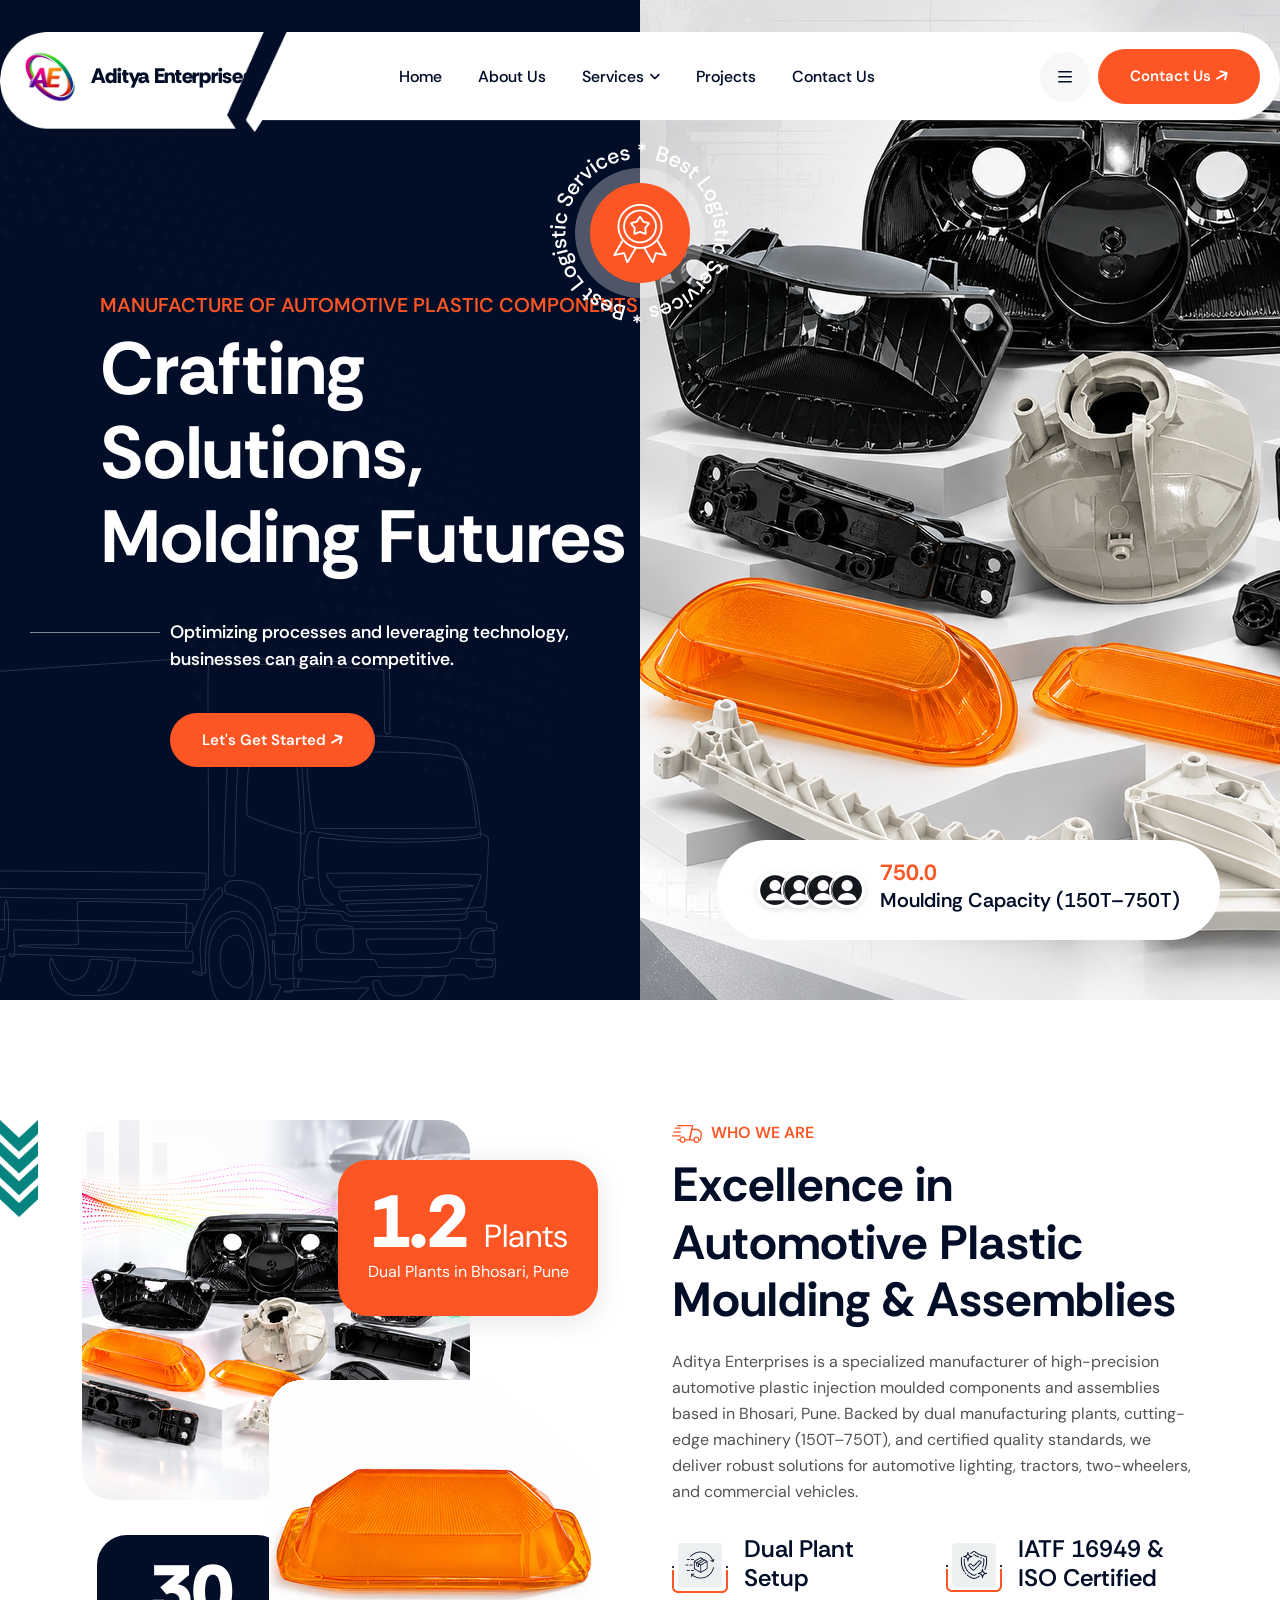
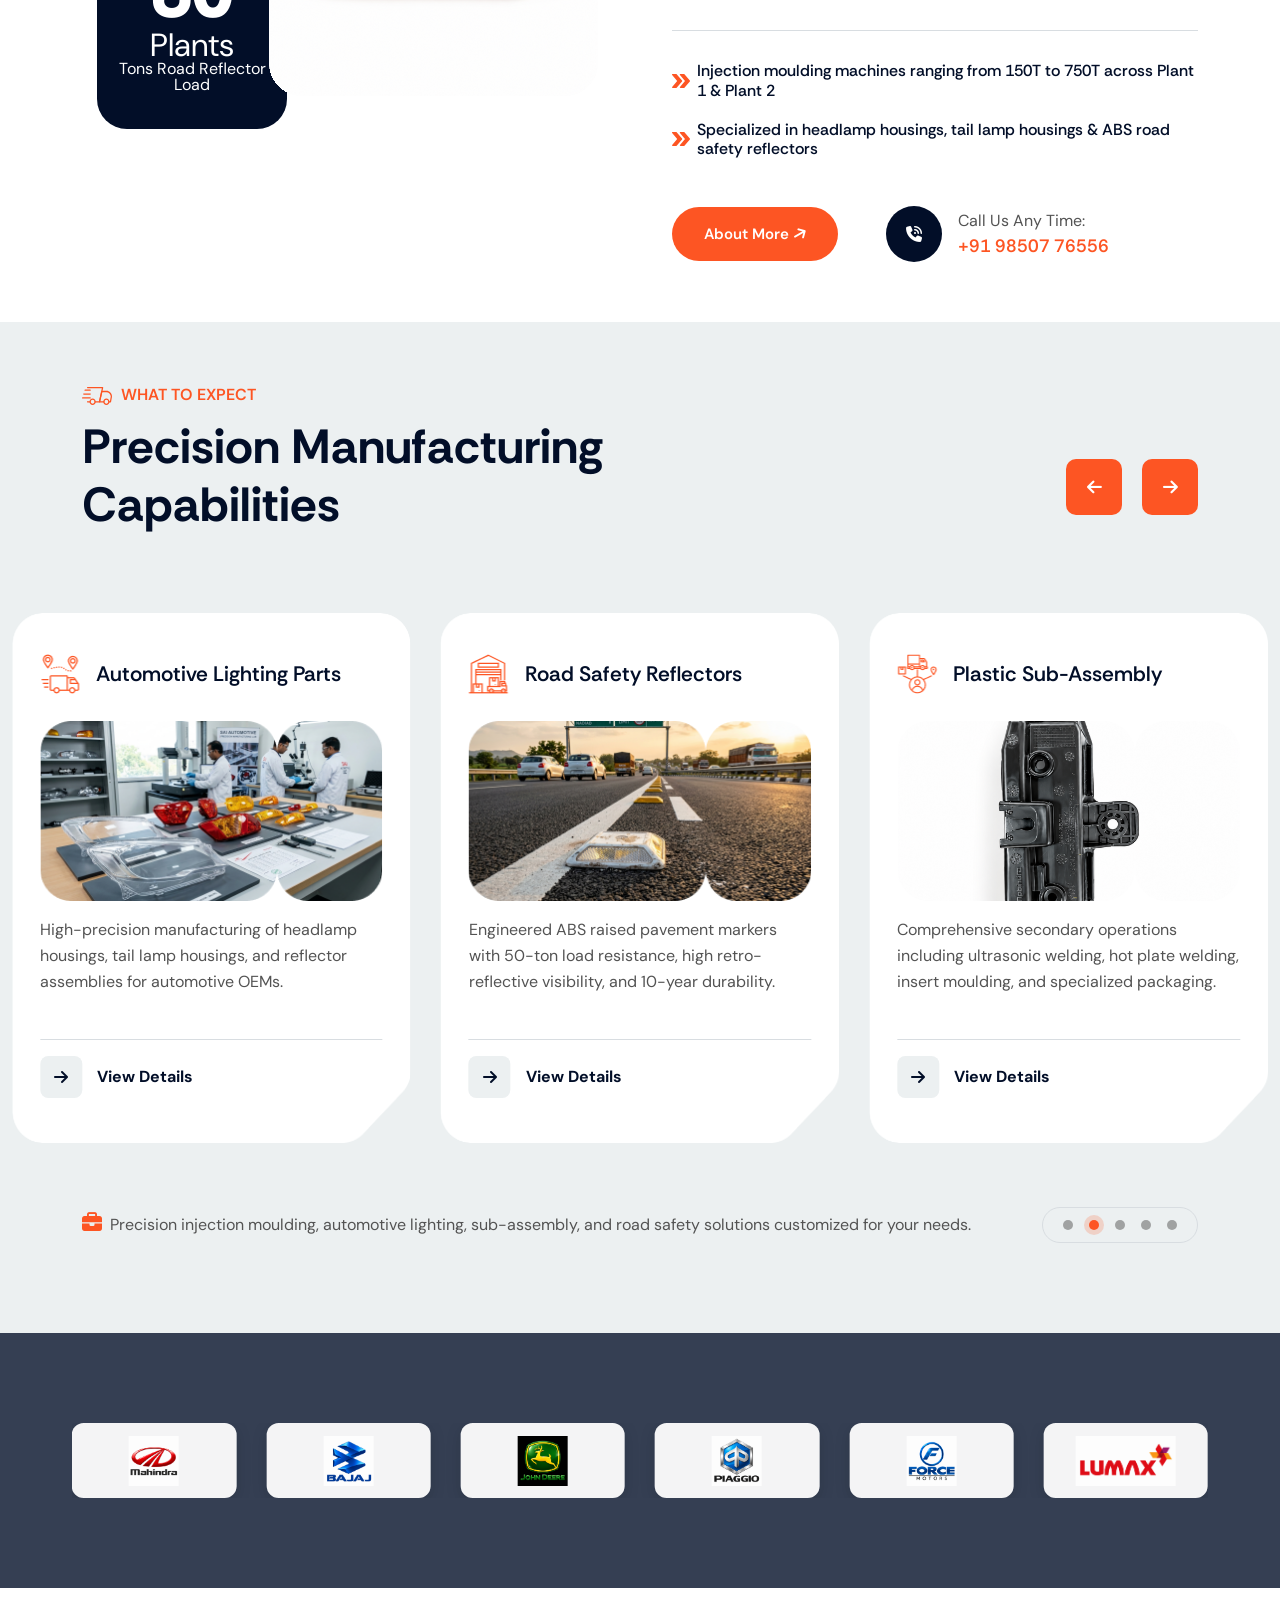
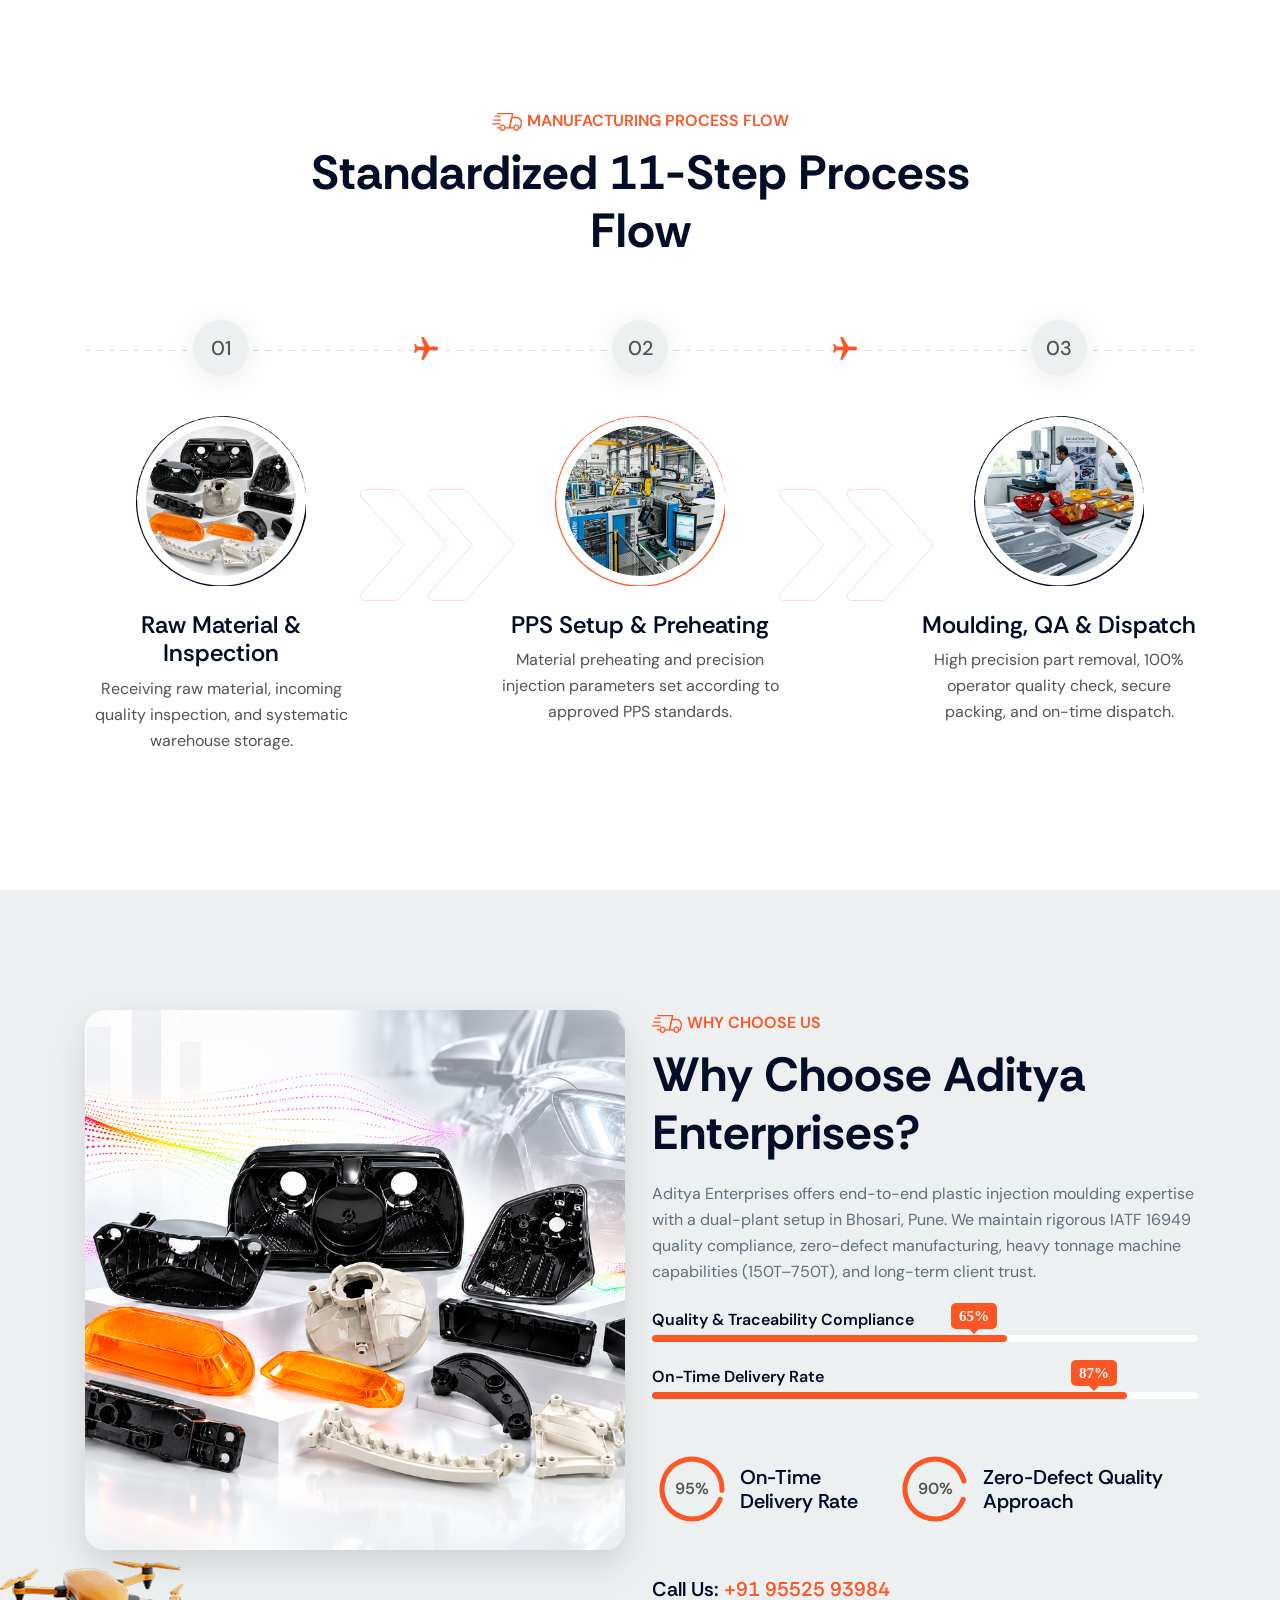
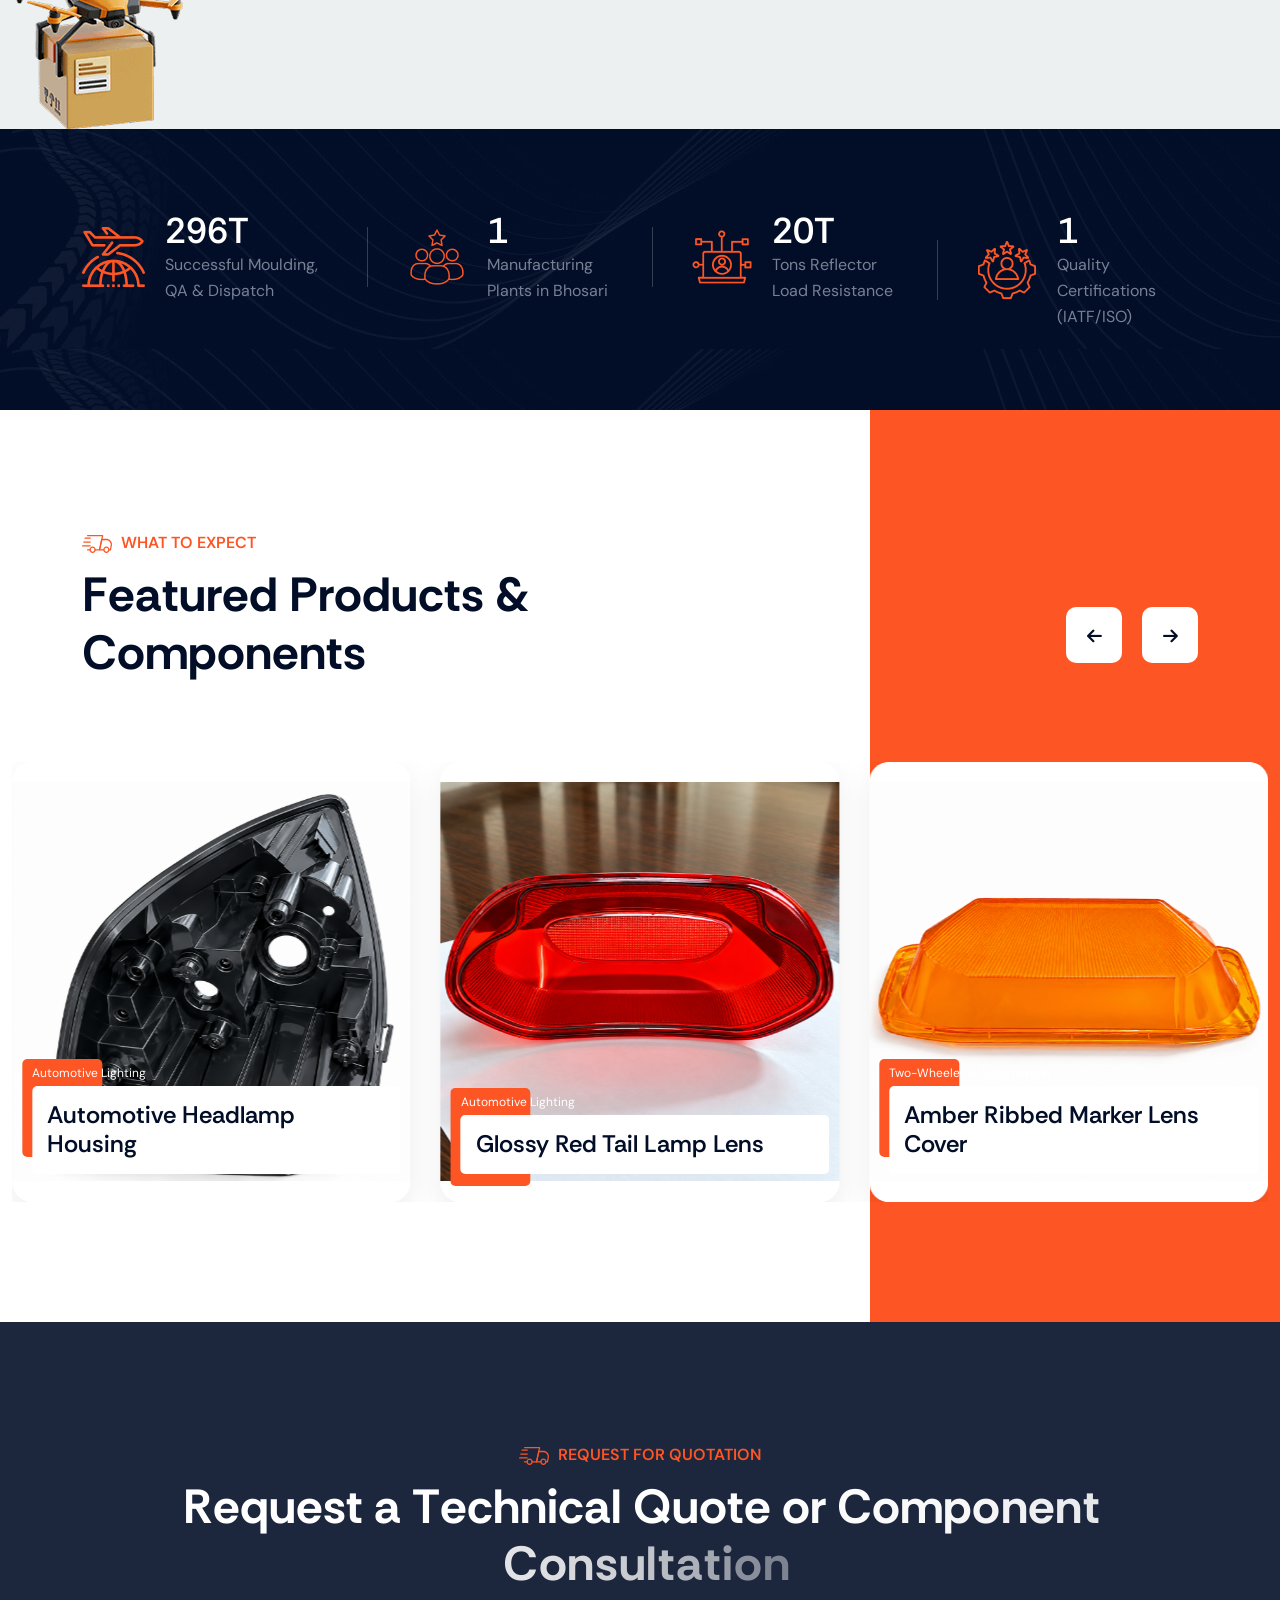
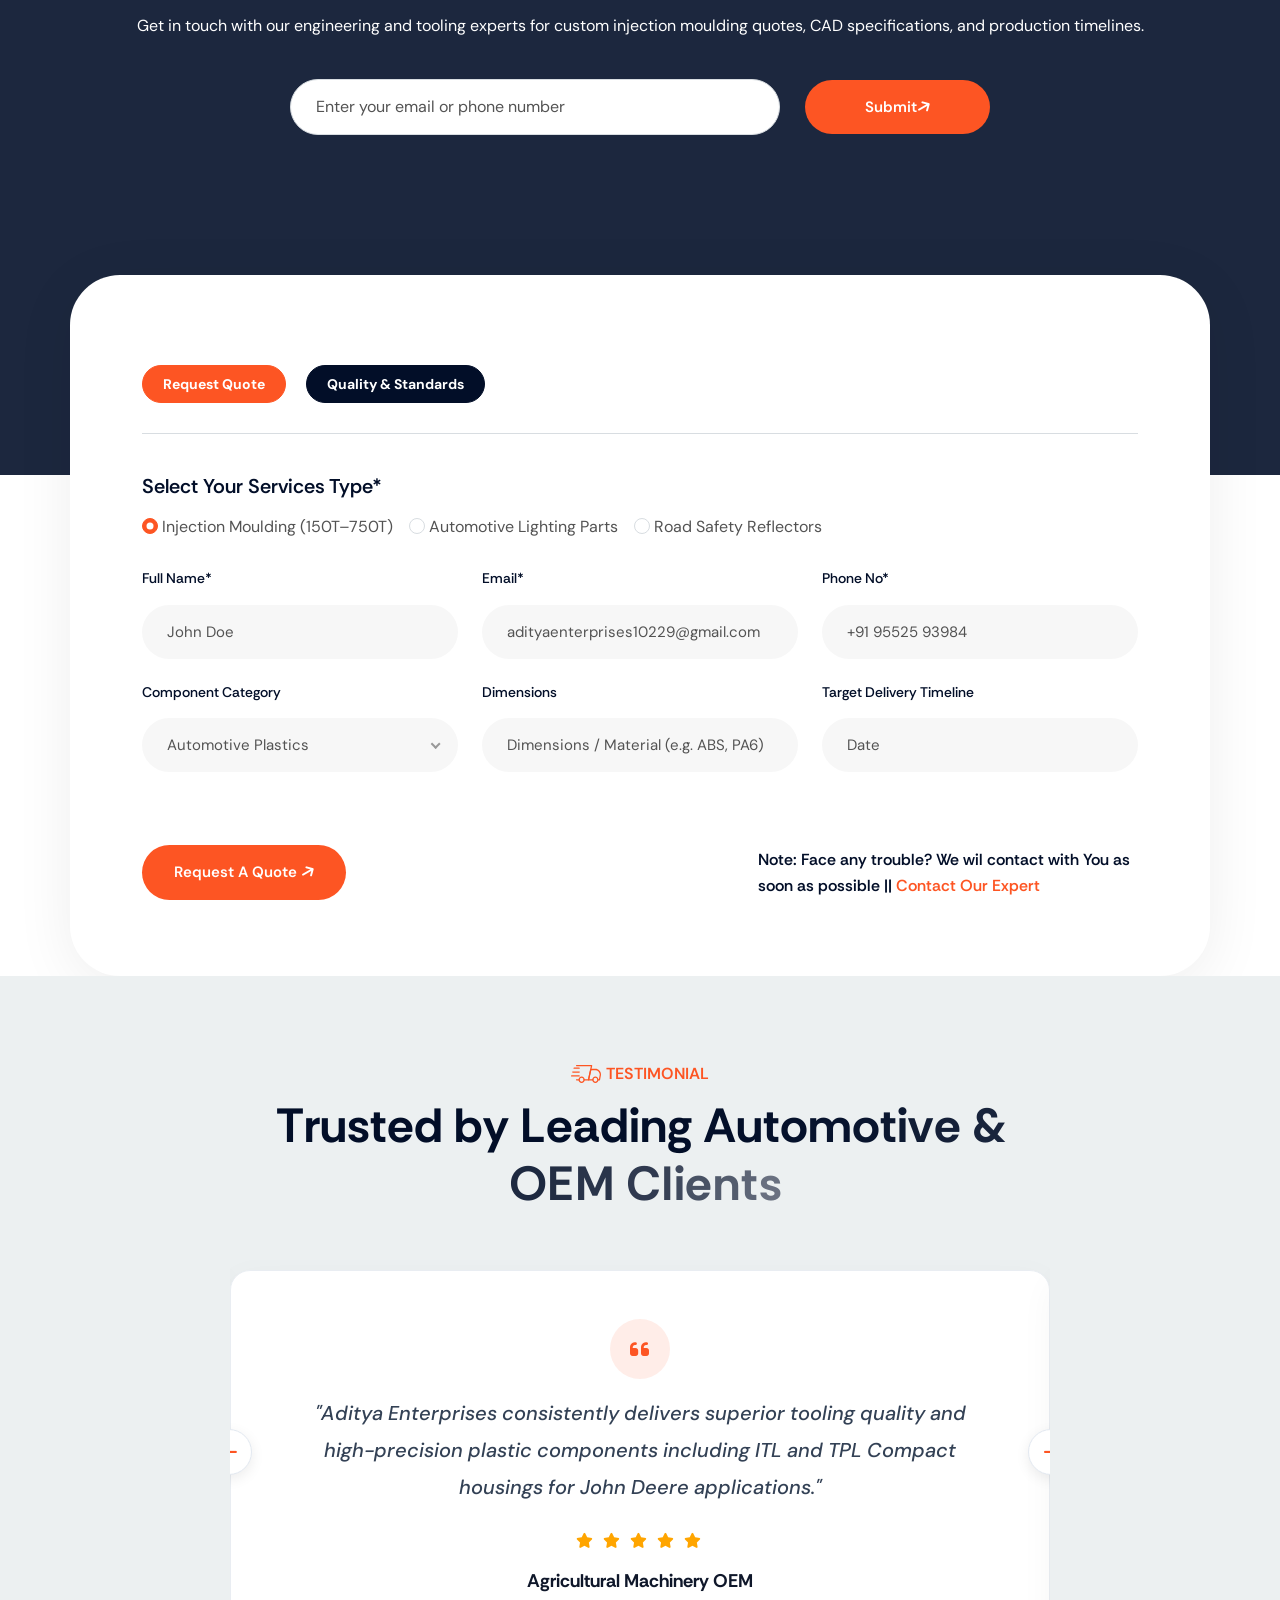
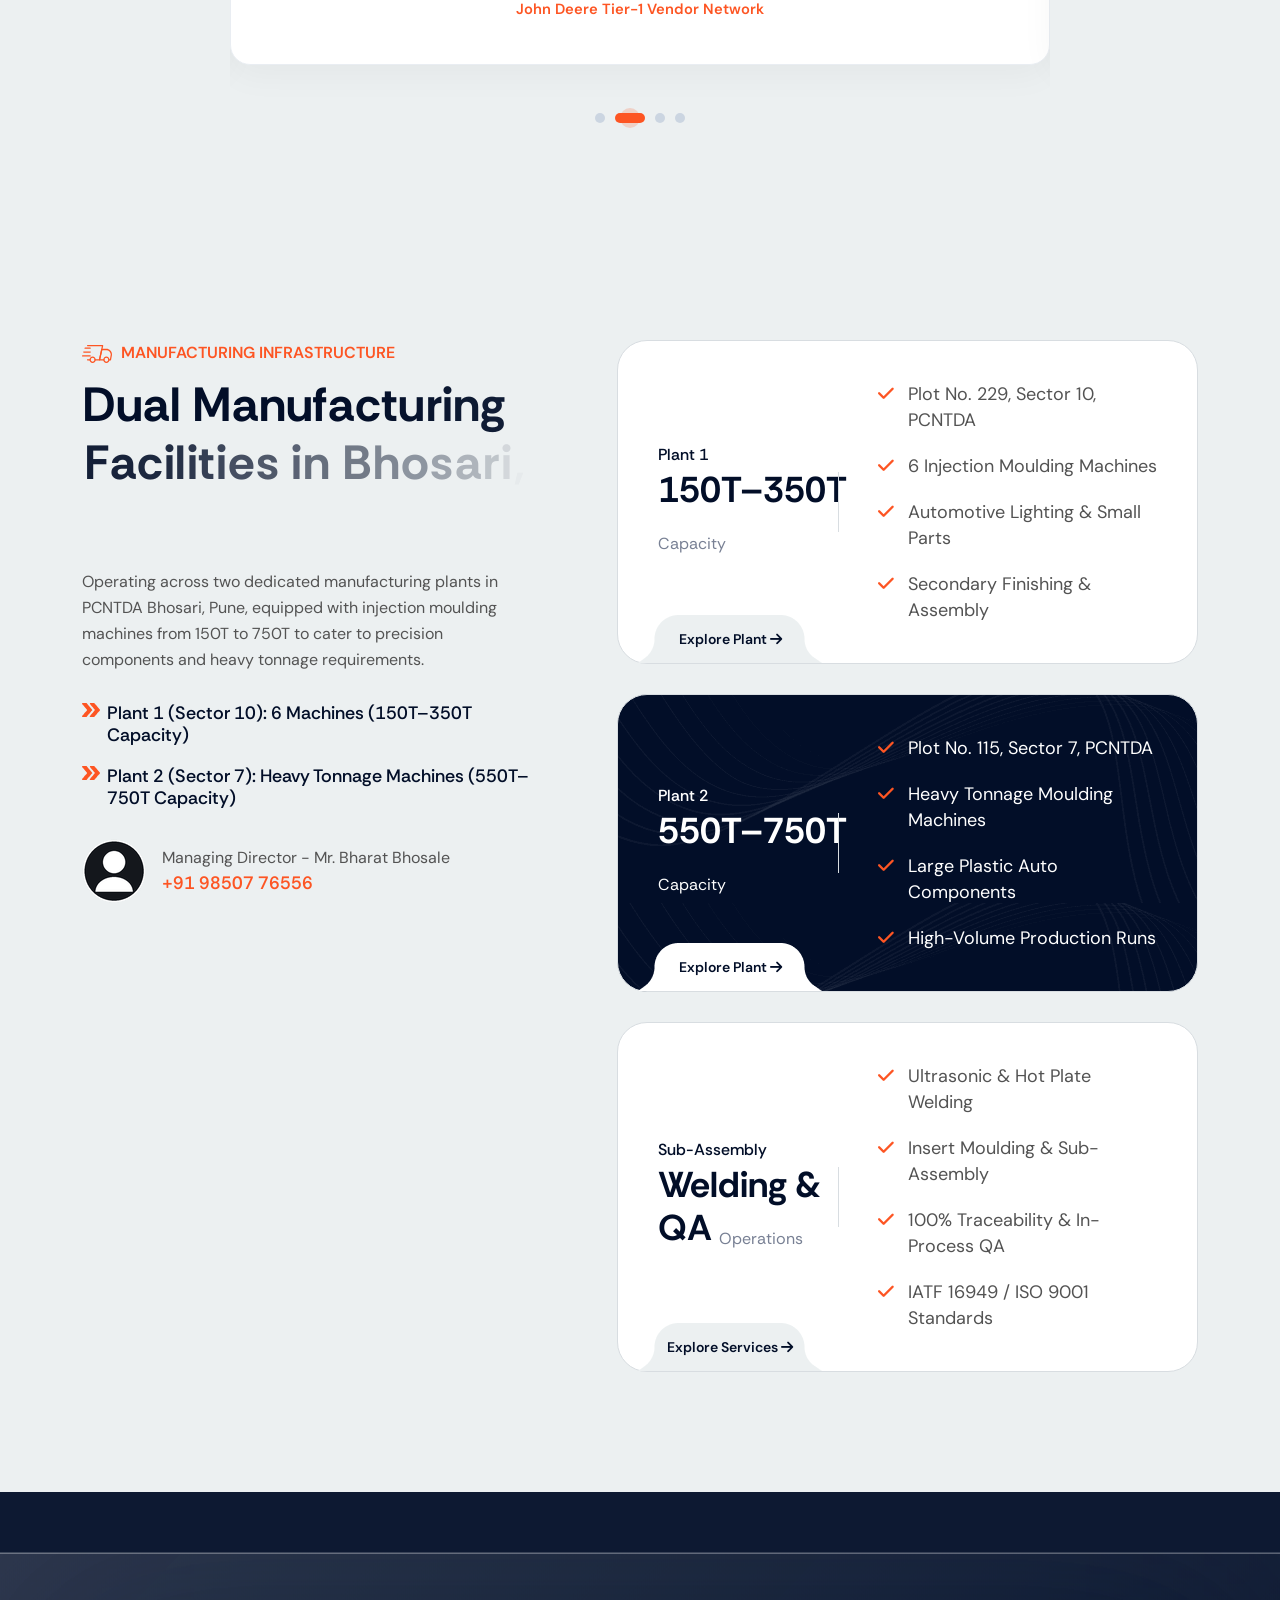
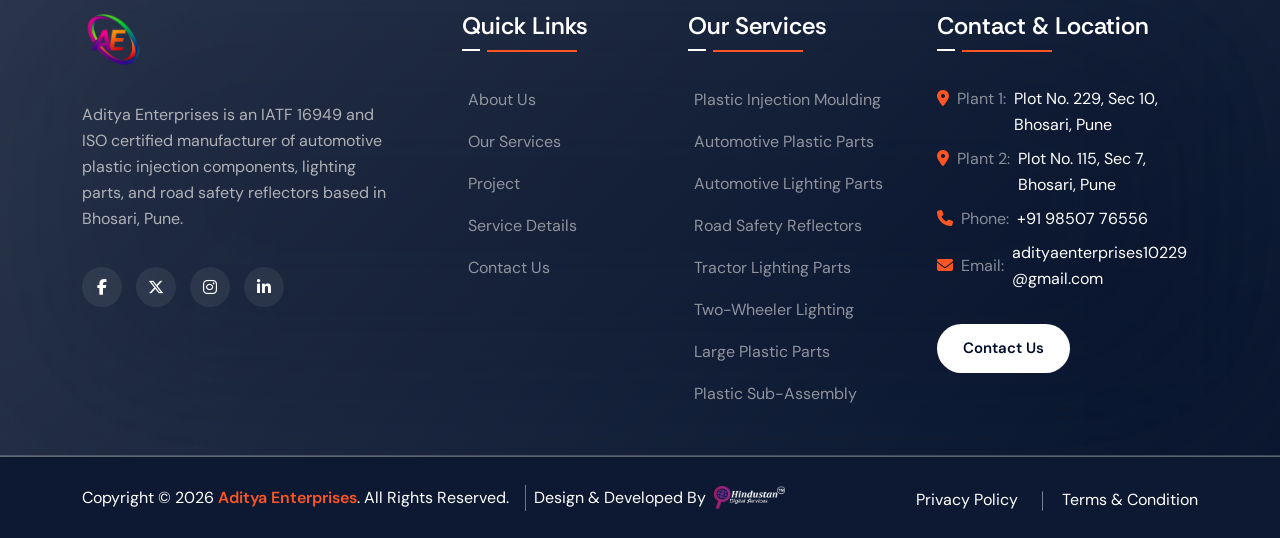
<file: index.html>
<!DOCTYPE html>
<html lang="zxx">

<head>
    <meta charset="utf-8">
    <meta http-equiv="x-ua-compatible" content="ie=edge">
    <meta name="viewport" content="width=device-width, initial-scale=1, shrink-to-fit=no">
    <meta name="description" content="Aditya Enterprises is a premier manufacturer of automotive plastic components, plastic injection moulding (150T–750T), road safety reflectors, and lighting components in Bhosari, Pune.">
    <meta name="keywords" content="Automotive Injection Moulding Company India, Road Safety Reflector Manufacturer, Plastic Injection Moulding Supplier in India, Automotive Lighting Components Manufacturer in India, Plastic Auto Parts Manufacturer in India, Tractor Lighting Components Manufacturer in India, Large Plastic Component Manufacturer, Plastic Injection Moulding and Sub Assembly, Two Wheeler Lighting Components Manufacturer in India">
    <meta name="author" content="Aditya Enterprises">
    <meta property="og:type" content="website">
    <meta property="og:title" content="Aditya Enterprises | Manufacture of Automotive Plastic Components">
    <meta property="og:description" content="Dual-plant manufacturing in Bhosari Pune specializing in plastic injection moulding (150T–750T), automotive lighting housings, and 50-ton ABS road reflectors.">
    <meta property="og:image" content="assets/images/logo-transferent.png">
    <meta name="twitter:card" content="summary_large_image">
    <meta name="twitter:title" content="Aditya Enterprises | Manufacture of Automotive Plastic Components">
    <meta name="twitter:description" content="Dual-plant manufacturing in Bhosari Pune specializing in plastic injection moulding (150T–750T), automotive lighting housings, and 50-ton ABS road reflectors.">
    <title>Aditya Enterprises | Automotive Plastic Injection Moulding & Lighting Components Pune</title>
    <link rel="apple-touch-icon" href="assets/images-data/logo-transferent.png">
    <link rel="shortcut icon" href="assets/images-data/logo-transferent.png">
    <!-- Google Fonts -->
    <link rel="preconnect" href="https://fonts.googleapis.com">
    <link rel="preconnect" href="https://fonts.gstatic.com" crossorigin>
    <link href="https://fonts.googleapis.com/css2?family=DM+Sans:ital,opsz,wght@0,9..40,100..1000;1,9..40,100..1000&family=Rethink+Sans:ital,wght@0,400..800;1,400..800&display=swap" rel="stylesheet">
    <!-- CSS Files -->
    <link rel="stylesheet" href="assets/css/bootstrap.min.css">
    <link rel="stylesheet" href="assets/css/fancybox.css">
    <link rel="stylesheet" href="assets/css/swiper-bundle.min.css">
    <link rel="stylesheet" href="https://cdnjs.cloudflare.com/ajax/libs/font-awesome/6.7.2/css/all.min.css">
    <link rel="stylesheet" href="assets/css/jarallax.min.css">
    <link rel="stylesheet" href="assets/css/nice-select.css">
    <link rel="stylesheet" href="assets/css/jquery.datepicker.css">
    <link rel="stylesheet" href="assets/css/jquery.timepicker.min.css">
    <!-- Style CSS -->
    <link rel="stylesheet" href="assets/css/style.css">

    <!--[if lt IE 9]>
    <script src="https://oss.maxcdn.com/html5shiv/3.7.2/html5shiv.min.js"></script>
    <script src="https://oss.maxcdn.com/respond/1.4.2/respond.min.js"></script>
    <![endif]-->
</head>

<body>
    <div class="main-overlay"></div>
<!-- Canvas Menu Start -->
    <div class="canvas-menu d-flex flex-column">
        <div class="d-flex justify-content-between w-100 mb-4 align-items-center">
            <!-- Logo Here -->
            <div class="logo">
                <a href="index.html" class="d-inline-flex align-items-center text-decoration-none">
                    <img src="assets/images/logo-transferent.png" alt="Aditya Enterprises Logo">
                    <span class="brand-name ms-2">Aditya Enterprises</span>
                </a>
            </div>
            <!-- Close Button -->
            <button type="button" class="canvas-close" aria-label="Close">
            <svg width="33" height="34" viewBox="0 0 37 38" fill="none" xmlns="http://www.w3.org/2000/svg">
               <path d="M9.19141 9.80762L27.5762 28.1924" stroke="currentColor" stroke-width="1.5"
                  stroke-linecap="round" stroke-linejoin="round"></path>
               <path d="M9.19141 28.1924L27.5762 9.80761" stroke="currentColor" stroke-width="1.5"
                  stroke-linecap="round" stroke-linejoin="round"></path>
            </svg>
         </button>
        </div>
        <p>Aditya Enterprises is a leading manufacturer of high-precision automotive plastic components, lighting assemblies, and durable ABS road safety reflectors with dual manufacturing units in Bhosari, Pune.</p>
        <!-- Vertical Menu Start-->

        <div class="mt-3">
            <h5>Navigation</h5>
            <nav class="mt-4">
                <ul class="vertical-menu">
                    <li><a href="index.html">Home</a></li>
                    <li><a href="about.html">About Us</a></li>
                    <li><a href="services.html">Services</a></li>
                    <li><a href="service/service-details/plastic-injection-moulding.html">Service Details</a></li>
                    <li><a href="projects.html">Projects</a></li>
                    <li><a href="contact.html">Contact Us</a></li>
                </ul>
            </nav>
        </div>

        <!-- social icons -->
        <div class="social-share null mt-3">
            <a href="#"><i class="fab fa-facebook-f"></i></a>
            <a href="#"><i class="fab fa-x-twitter"></i></a>
            <a href="#"><i class="fab fa-instagram"></i></a>
            <a href="#"><i class="fab fa-pinterest"></i></a>
            <a href="#"><i class="fab fa-linkedin-in"></i></a>
            <a href="#"><i class="fab fa-youtube"></i></a>
        </div>
        <a href="contact.html" class="btn btn-primary mt-5"> Contact Us <i class="fa fa-arrow-right"></i><span></span></a>
    </div>
    <!-- Canvas Menu End -->

    <div class="search-popup offcanvas offcanvas-top" id="offcanvas-search" data-bs-scroll="true">
        <div class="container d-flex flex-row py-5 align-items-center position-relative">
            <button type="button" class="btn-close bg-primary rounded-5" data-bs-dismiss="offcanvas" aria-label="Close"></button>
            <div class="col-lg-9 mx-auto">
                <form class="search-form w-100 mb-5">
                    <input id="search-form" type="text" class="form-control shadow-1" placeholder="Type keyword and hit enter">
                </form>

            </div>
        </div>
    </div>
    <!-- Header Start -->
    <header class="header header-default">
        <div class="sticky-height"></div>
        <div class="header-wrapper">
            <!-- Navigation Menu Start -->
            <div class="header-nav-wrapper header-sticky">
                <nav class="navbar navbar-expand-xl">
                    <div class="container">
                        <a href="index.html" class="navbar-brand">
                            <img src="assets/images/logo-transferent.png" alt="Aditya Enterprises Logo" class="img-fluid">
                            <span class="brand-name">Aditya Enterprises</span>
                        </a>
                        <button class="navbar-toggler offcanvas-nav-btn" type="button">
                     Menu <svg xmlns="http://www.w3.org/2000/svg" width="14" height="12" fill="none"
                        viewBox="0 0 14 12">
                        <path fill="#020e28"
                           d="M0 .75Q.063.063.75 0h12.5q.687.063.75.75-.063.687-.75.75H.75Q.063 1.437 0 .75m0 5Q.063 5.063.75 5h12.5q.687.063.75.75-.063.687-.75.75H.75Q.063 6.437 0 5.75m13.25 5.75H.75q-.687-.063-.75-.75.063-.687.75-.75h12.5q.687.063.75.75-.063.687-.75.75" />
                     </svg>
                  </button>
                        <div class="nav-cta d-none d-md-flex order-lg-3">
                            <div class="d-flex align-items-center justify-content-between gap-2">
                                <button class="burger-menu icon-lg bg-light rounded-circle">
                           <svg xmlns="http://www.w3.org/2000/svg" width="14" height="12" fill="none"
                              viewBox="0 0 14 12">
                              <path fill="#020e28"
                                 d="M0 .75Q.063.063.75 0h12.5q.687.063.75.75-.063.687-.75.75H.75Q.063 1.437 0 .75m0 5Q.063 5.063.75 5h12.5q.687.063.75.75-.063.687-.75.75H.75Q.063 6.437 0 5.75m13.25 5.75H.75q-.687-.063-.75-.75.063-.687.75-.75h12.5q.687.063.75.75-.063.687-.75.75" />
                           </svg>
                        </button>
                                <a href="contact.html" class="btn btn-primary"> Contact Us <i
                              class="fa fa-arrow-right"></i><span></span>
                        </a>

                            </div>
                        </div>
                        <div class="offcanvas offcanvas-start offcanvas-nav">
                            <div class="offcanvas-header">
                                <a href="index.html" class="text-inverse d-inline-flex align-items-center"><img src="assets/images/logo-transferent.png" alt="Aditya Enterprises Logo"><span class="brand-name ms-2">Aditya Enterprises</span></a>
                                <button type="button" class="btn-close bg-primary" data-bs-dismiss="offcanvas" aria-label="Close"></button>
                            </div>

                            <div class="offcanvas-body pt-0 align-items-center justify-content-between">
                                <ul class="navbar-nav mx-auto align-items-lg-center">
                                    <li class="nav-item">
                                        <a class="nav-link" href="index.html">Home</a>
                                    </li>
                                    <li class="nav-item">
                                        <a class="nav-link" href="about.html">About Us</a>
                                    </li>
                                    <li class="nav-item dropdown">
                                        <a class="nav-link dropdown-toggle" href="services.html" role="button" data-bs-toggle="dropdown" aria-expanded="false">Services</a>
                                        <ul class="dropdown-menu">
                                            <li><a class="dropdown-item" href="services.html">Our Services</a></li>
                                            <li><a class="dropdown-item" href="service/service-details/plastic-injection-moulding.html">Plastic Injection Moulding</a></li>
                                            <li><a class="dropdown-item" href="service/service-details/automotive-plastic-components.html">Automotive Plastic Components</a></li>
                                            <li><a class="dropdown-item" href="service/service-details/automotive-lighting-components.html">Automotive Lighting Components</a></li>
                                            <li><a class="dropdown-item" href="service/service-details/road-safety-reflectors.html">Road Safety Reflectors</a></li>
                                            <li><a class="dropdown-item" href="service/service-details/tractor-lighting-components.html">Tractor Lighting Components</a></li>
                                            <li><a class="dropdown-item" href="service/service-details/two-wheeler-lighting-components.html">Two-Wheeler Lighting Components</a></li>
                                            <li><a class="dropdown-item" href="service/service-details/large-plastic-components.html">Large Plastic Components (550T–750T)</a></li>
                                            <li><a class="dropdown-item" href="service/service-details/plastic-injection-moulding-sub-assembly.html">Plastic Sub-Assembly &amp; Welding</a></li>
                                        </ul>
                                    </li>
                                    <li class="nav-item">
                                        <a class="nav-link" href="projects.html">Projects</a>
                                    </li>
                                    <li class="nav-item">
                                        <a class="nav-link" href="contact.html">Contact Us</a>
                                    </li>
                                </ul>

                            </div>
                        </div>
                    </div>
                </nav>
            </div>
        </div>
    </header>
    <!-- Header End -->
    <section class="slider-section position-relative">
        
        <img src="assets/images/tranck-v.png" alt="Truck delivery illustration" class="anim-img moveXS bottom-0">

        <div class="container-fluid p-0">
            <div class="row g-0 align-items-center">
                <div class="col-lg-6 order-2 order-lg-1">
                    <div class="hero-content position-relative">
                        <div class="trust-badge">
                            <img class="abs-img" src="assets/images/text-rotate.png" alt="" aria-hidden="true">
                            <div class="icon rounded-circle">
                                <img src="assets/images/icons/boomark.png" alt="Bookmark icon">
                            </div>
                        </div>
                        <p class="sub-title h4">Manufacture of Automotive Plastic Components</p>
                        <h1 class="text-info fw-bold">Crafting Solutions, Molding Futures</h1>

                        <div class="slide-meta">
                            <p class="h6 text-info">Optimizing processes and leveraging technology, businesses can gain a competitive.
                            </p>
                            <a href="contact.html" class="btn btn-primary">Let's get Started <i class="fa fa-arrow-right"
                           aria-hidden="true"></i></a>
                        </div>
                    </div>
                </div>

                <div class="col-lg-6 order-1 order-lg-2">
                    <div class="hero-slider-wrap overflow-hidden position-relative">
                        <div class="hero-slider swiper">
                            <div class="swiper-wrapper">
                                <div class="swiper-slide">
                                    <div class="slide-img">
                                        <img src="assets/hero_image_975x1000.jpg" alt="Logistics warehouse management">
                                    </div>
                                </div>
                                <div class="swiper-slide">
                                    <div class="slide-img">
                                        <img src="assets/hero_image_975x1000.jpg" alt="Global shipping transport">
                                    </div>
                                </div>
                            </div>
                        </div>

                        <div class="stat-card bg-white d-none d-sm-flex align-items-center">
                            <div class="customer-imgs d-flex">
                                <img src="assets/images/cl1.png" alt="User icon">
                                <img src="assets/images/cl2.png" alt="User icon">
                                <img src="assets/images/cl3.png" alt="User icon">
                                <img src="assets/images/cl4.png" alt="User icon">
                            </div>
                            <div class="stat-info">
                                <span class="display-5 purecounter text-primary" data-purecounter-end="750" data-purecounter-currency=" "></span>
                                <h2 class="h5">Moulding Capacity (150T–750T)</h2>
                            </div>
                        </div>
                    </div>
                </div>

               
            </div>
        </div>
    </section>
    <!-- Slider Section End -->

    <!-- About Section Start -->
    <section class="about-section position-relative sec-padding">
        <img src="assets/images/about-sh.png" alt="shape" class="anim-img moveY">
        <div class="container">
            <div class="row">
                <div class="col-lg-6">
                    <div class="about-media position-relative">
                        <div class="about-m1">
                            <img class="round img-fluid" src="assets/images/about-new-resized.png" alt="Aditya Enterprises Automotive Plastic Components Manufacturing">
                            <div class="ab-stat bg-primary round">
                                <span class="display-1 purecounter" data-purecounter-end="2" data-purecounter-decimals="0" data-purecounter-currency=" ">2.1</span> <span class="unit">Plants</span>
                                <p>Dual Plants in Bhosari, Pune</p>
                            </div>
                        </div>
                        <div class="about-m2 d-none d-lg-block">
                            <div class="ab-stat2 bg-dark text-info round">
                                <span class="display-1 purecounter" data-purecounter-end="50" data-purecounter-decimals="0">5</span> <span class="unit">Plants</span>
                                <p>Tons Road Reflector Load</p>
                            </div>
                            <img class="img-fluid" src="assets/amber_lens_resized.png" alt="Amber lens reflector">
                        </div>
                    </div>
                </div>
                <div class="col-lg-6">
                    <div class="about-content">
                        <span class="sub-title fadeInUp">
                     <svg xmlns="http://www.w3.org/2000/svg" width="30" height="18" fill="none" viewBox="0 0 30 18">
                        <path fill="#fd5523"
                           d="M8.125 15.429h-2.5a.62.62 0 0 1-.442-.189.65.65 0 0 1 0-.909.62.62 0 0 1 .442-.188h2.5c.166 0 .325.068.442.188a.65.65 0 0 1 0 .91.62.62 0 0 1-.442.188m20.313 0h-1.563a.62.62 0 0 1-.442-.189.65.65 0 0 1 0-.909.62.62 0 0 1 .442-.188h1.044l.842-4.618c-.011-2.364-1.973-4.382-4.386-4.382h-4.104l-1.989 9h3.593c.166 0 .325.068.442.188a.653.653 0 0 1 0 .91.62.62 0 0 1-.442.188H17.5a.61.61 0 0 1-.488-.242.65.65 0 0 1-.122-.543L19.162 4.36a.65.65 0 0 1 .22-.361.6.6 0 0 1 .39-.14h4.603C27.476 3.857 30 6.452 30 9.642l-.949 5.261a.65.65 0 0 1-.214.377.6.6 0 0 1-.4.148" />
                        <path fill="#fd5523"
                           d="M24.375 18c-1.722 0-3.125-1.441-3.125-3.214s1.403-3.215 3.125-3.215c1.723 0 3.125 1.442 3.125 3.215S26.098 18 24.375 18m0-5.143c-1.034 0-1.875.866-1.875 1.929s.841 1.928 1.875 1.928 1.875-.865 1.875-1.928-.841-1.929-1.875-1.929M10.625 18C8.903 18 7.5 16.559 7.5 14.786s1.403-3.215 3.125-3.215c1.723 0 3.125 1.442 3.125 3.215S12.348 18 10.625 18m0-5.143c-1.034 0-1.875.866-1.875 1.929s.841 1.928 1.875 1.928 1.875-.865 1.875-1.928c0-1.064-.841-1.929-1.875-1.929m-2.5-9h-5a.62.62 0 0 1-.442-.188.65.65 0 0 1 0-.91.62.62 0 0 1 .442-.188h5c.166 0 .325.068.442.189a.65.65 0 0 1 0 .909.62.62 0 0 1-.442.188m0 3.857h-6.25a.62.62 0 0 1-.442-.188.65.65 0 0 1 0-.91.62.62 0 0 1 .442-.187h6.25c.166 0 .325.067.442.188a.65.65 0 0 1 0 .909.62.62 0 0 1-.442.188m0 3.857h-7.5a.62.62 0 0 1-.442-.188.65.65 0 0 1 0-.909.62.62 0 0 1 .442-.188h7.5c.166 0 .325.067.442.188a.65.65 0 0 1 0 .91.62.62 0 0 1-.442.187" />
                        <path fill="#fd5523"
                           d="M17.5 15.429h-4.375a.62.62 0 0 1-.442-.189.65.65 0 0 1 0-.909.62.62 0 0 1 .442-.188H17l2.84-12.857H5.625a.62.62 0 0 1-.442-.189.65.65 0 0 1 0-.909A.62.62 0 0 1 5.625 0h15a.61.61 0 0 1 .488.241.65.65 0 0 1 .122.543L18.11 14.927a.65.65 0 0 1-.22.36.6.6 0 0 1-.39.142" />
                     </svg>
                     Who we are</span>
                        <h2 class="sec-title">Excellence in Automotive Plastic Moulding &amp; Assemblies</h2>
                        <p>Aditya Enterprises is a specialized manufacturer of high-precision automotive plastic injection moulded components and assemblies based in Bhosari, Pune. Backed by dual manufacturing plants, cutting-edge machinery (150T–750T), and certified quality standards, we deliver robust solutions for automotive lighting, tractors, two-wheelers, and commercial vehicles.</p>
                        <div class="d-sm-flex gap-4 about-feat border-bottom">
                            <div class="ab-item d-flex align-items-center gap-3">
                                <img src="assets/images/ab-icon1.png" alt="">
                                <h3 class="display-4">Dual Plant Setup</h3>
                            </div>
                            <div class="ab-item d-flex align-items-center gap-3">
                                <img src="assets/images/ab-icon2.png" alt="">
                                <h3 class="display-4">IATF 16949 &amp; ISO Certified</h3>
                            </div>
                        </div>
                        <ul class="check">
                            <li>Injection moulding machines ranging from 150T to 750T across Plant 1 &amp; Plant 2</li>
                            <li>Specialized in headlamp housings, tail lamp housings &amp; ABS road safety reflectors</li>
                        </ul>
                        <div class="d-sm-flex align-items-center about-footer gap-5 mt-5">
                            <a href="about.html" class="btn btn-primary">About More <i
                           class="fa fa-arrow-right"></i><span></span> </a>

                            <div class="quick-call d-flex align-items-center">
                                <span class="bg-dark icon-lg rounded-circle text-info"><i
                              class="fa-solid fa-phone-volume"></i></span>
                                <div class="conn-txt ms-3">
                                    <p class="m-0">Call Us Any Time:</p>
                                    <a class="h6 text-primary" href="tel:+919850776556">+91 98507 76556</a>
                                </div>
                            </div>
                        </div>
                    </div>
                </div>
            </div>
        </div>
    </section>
    <!-- About Section End -->

        <!-- Services Section Start -->
    <section class="services-sec overflow-hidden position-relative bg-shade sec-padding">
        <div class="container position-relative">
            <div class="d-sm-flex align-items-center justify-content-between">
                <div class="sec-intro">
                    <span class="sub-title fadeInUp"><svg xmlns="http://www.w3.org/2000/svg" width="30" height="18"
                     fill="none" viewBox="0 0 30 18">
                     <path fill="#fd5523"
                        d="M8.125 15.429h-2.5a.62.62 0 0 1-.442-.189.65.65 0 0 1 0-.909.62.62 0 0 1 .442-.188h2.5c.166 0 .325.068.442.188a.65.65 0 0 1 0 .91.62.62 0 0 1-.442.188m20.313 0h-1.563a.62.62 0 0 1-.442-.189.65.65 0 0 1 0-.909.62.62 0 0 1 .442-.188h1.044l.842-4.618c-.011-2.364-1.973-4.382-4.386-4.382h-4.104l-1.989 9h3.593c.166 0 .325.068.442.188a.653.653 0 0 1 0 .91.62.62 0 0 1-.442.188H17.5a.61.61 0 0 1-.488-.242.65.65 0 0 1-.122-.543L19.162 4.36a.65.65 0 0 1 .22-.361.6.6 0 0 1 .39-.14h4.603C27.476 3.857 30 6.452 30 9.642l-.949 5.261a.65.65 0 0 1-.214.377.6.6 0 0 1-.4.148" />
                     <path fill="#fd5523"
                        d="M24.375 18c-1.722 0-3.125-1.441-3.125-3.214s1.403-3.215 3.125-3.215c1.723 0 3.125 1.442 3.125 3.215S26.098 18 24.375 18m0-5.143c-1.034 0-1.875.866-1.875 1.929s.841 1.928 1.875 1.928 1.875-.865 1.875-1.928-.841-1.929-1.875-1.929M10.625 18C8.903 18 7.5 16.559 7.5 14.786s1.403-3.215 3.125-3.215c1.723 0 3.125 1.442 3.125 3.215S12.348 18 10.625 18m0-5.143c-1.034 0-1.875.866-1.875 1.929s.841 1.928 1.875 1.928 1.875-.865 1.875-1.928c0-1.064-.841-1.929-1.875-1.929m-2.5-9h-5a.62.62 0 0 1-.442-.188.65.65 0 0 1 0-.91.62.62 0 0 1 .442-.188h5c.166 0 .325.068.442.189a.65.65 0 0 1 0 .909.62.62 0 0 1-.442.188m0 3.857h-6.25a.62.62 0 0 1-.442-.188.65.65 0 0 1 0-.91.62.62 0 0 1 .442-.187h6.25c.166 0 .325.067.442.188a.65.65 0 0 1 0 .909.62.62 0 0 1-.442.188m0 3.857h-7.5a.62.62 0 0 1-.442-.188.65.65 0 0 1 0-.909.62.62 0 0 1 .442-.188h7.5c.166 0 .325.067.442.188a.65.65 0 0 1 0 .91.62.62 0 0 1-.442.187" />
                     <path fill="#fd5523"
                        d="M17.5 15.429h-4.375a.62.62 0 0 1-.442-.189.65.65 0 0 1 0-.909.62.62 0 0 1 .442-.188H17l2.84-12.857H5.625a.62.62 0 0 1-.442-.189.65.65 0 0 1 0-.909A.62.62 0 0 1 5.625 0h15a.61.61 0 0 1 .488.241.65.65 0 0 1 .122.543L18.11 14.927a.65.65 0 0 1-.22.36.6.6 0 0 1-.39.142" />
                  </svg> What to expect</span>
                    <h2 class="sec-title">Precision Manufacturing Capabilities</h2>
                </div>
                <div class="header-slider-nav fadeInUp">
                    <div class="swiper-button-prev"></div>
                    <div class="swiper-button-next"></div>
                </div>
            </div>
        </div>
        <div class="container ct-container">
            <div class="row">
                <div class="col-lg-12">
                    <div class="services-carousel swiper">
                        <div class="swiper-wrapper">
                            <div class="swiper-slide">
                                <div class="service-card bg-white round">
                                    <div class="service-head d-flex gap-3 align-items-center">
                                        <img src="assets/images/icons/serv1.png" alt="Icon">
                                        <h3 class="display-4 m-0"><a href="service/service-details/plastic-injection-moulding.html">Plastic Injection Moulding</a></h3>
                                    </div>
                                    <div class="service-thumb">
                                        <img class="img-fluid" src="assets/images/serv1.png" alt="Plastic Injection Moulding">
                                    </div>
                                    <p>State-of-the-art injection moulding capacity from 150T to 750T across dual plants for precision automotive and industrial components.</p>
                                    <div class="service-footer border-top">
                                        <a class="custom-btn" href="service/service-details/plastic-injection-moulding.html"><span class="icon rounded-3"><i
                                        class="fa fa-arrow-right"></i></span>View Details</a>
                                    </div>
                                </div>
                            </div>
                            <!-- Slide End -->
                            <div class="swiper-slide">
                                <div class="service-card bg-white round">
                                    <div class="service-head d-flex gap-3 align-items-center">
                                        <img src="assets/images/icons/serv2.png" alt="Icon">
                                        <h3 class="display-4 m-0"><a href="service/service-details/automotive-lighting-components.html">Automotive Lighting Parts</a></h3>
                                    </div>
                                    <div class="service-thumb">
                                        <img class="img-fluid" src="assets/images/serv2.png" alt="Automotive Lighting Parts">
                                    </div>
                                    <p>High-precision manufacturing of headlamp housings, tail lamp housings, and reflector assemblies for automotive OEMs.</p>
                                    <div class="service-footer border-top">
                                        <a class="custom-btn" href="service/service-details/automotive-lighting-components.html"><span class="icon rounded-3"><i
                                        class="fa fa-arrow-right"></i></span>View Details</a>
                                    </div>
                                </div>
                            </div>
                            <!-- Slide End -->
                            <div class="swiper-slide">
                                <div class="service-card bg-white round">
                                    <div class="service-head d-flex gap-3 align-items-center">
                                        <img src="assets/images/icons/serv3.png" alt="Icon">
                                        <h3 class="display-4 m-0"><a href="service/service-details/road-safety-reflectors.html">Road Safety Reflectors</a></h3>
                                    </div>
                                    <div class="service-thumb">
                                        <img class="img-fluid" src="assets/images/serv3.png" alt="Road Safety Reflectors">
                                    </div>
                                    <p>Engineered ABS raised pavement markers with 50-ton load resistance, high retro-reflective visibility, and 10-year durability.</p>
                                    <div class="service-footer border-top">
                                        <a class="custom-btn" href="service/service-details/road-safety-reflectors.html"><span class="icon rounded-3"><i
                                        class="fa fa-arrow-right"></i></span>View Details</a>
                                    </div>
                                </div>
                            </div>
                            <!-- Slide End -->
                            <div class="swiper-slide">
                                <div class="service-card bg-white round">
                                    <div class="service-head d-flex gap-3 align-items-center">
                                        <img src="assets/images/icons/serv4.png" alt="Icon">
                                        <h3 class="display-4 m-0"><a href="service/service-details/plastic-injection-moulding-sub-assembly.html">Plastic Sub-Assembly</a></h3>
                                    </div>
                                    <div class="service-thumb">
                                        <img class="img-fluid" src="assets/images/serv4.png" alt="Plastic Sub-Assembly">
                                    </div>
                                    <p>Comprehensive secondary operations including ultrasonic welding, hot plate welding, insert moulding, and specialized packaging.</p>
                                    <div class="service-footer border-top">
                                        <a class="custom-btn" href="service/service-details/plastic-injection-moulding-sub-assembly.html"><span class="icon rounded-3"><i
                                        class="fa fa-arrow-right"></i></span>View Details</a>
                                    </div>
                                </div>
                            </div>
                            <!-- Slide End -->
                            <div class="swiper-slide">
                                <div class="service-card bg-white round">
                                    <div class="service-head d-flex gap-3 align-items-center">
                                        <img src="assets/images/icons/serv1.png" alt="Icon">
                                        <h3 class="display-4 m-0"><a href="service/service-details/large-plastic-components.html">Heavy Tonnage Components</a></h3>
                                    </div>
                                    <div class="service-thumb">
                                        <img class="img-fluid" src="assets/images/serv5.png" alt="Heavy Tonnage Components">
                                    </div>
                                    <p>Dedicated Plant 2 in Sector 7 Bhosari featuring heavy tonnage machines (550T–750T) for large-scale automotive components.</p>
                                    <div class="service-footer border-top">
                                        <a class="custom-btn" href="service/service-details/large-plastic-components.html"><span class="icon rounded-3"><i
                                        class="fa fa-arrow-right"></i></span>View Details</a>
                                    </div>
                                </div>
                            </div>
                            <!-- Slide End -->
                        </div>
                    </div>
                </div>
            </div>
        </div>
        <div class="container pt-5 mt-3">
            <div class="d-sm-flex justify-content-between align-items-center">
                <span><i class="fa fa-briefcase me-1 text-primary fs-5"></i> Precision injection moulding, automotive lighting, sub-assembly, and road safety solutions customized for your needs.</span>
                <div class="ct-pagination">
                    <div class="swiper-pagination"></div>
                </div>
            </div>
        </div>
    </section>
    <!-- Services Section End -->

    <!-- Brands Section End -->
    <div class="brands-sec bg-cover jarallax" data-jarallax data-speed=".4">
        <img src="assets/images/aerial-view-factory-trucks-parked-near-warehouse-daytime.jpg" alt="Aerial view factory trucks parked near warehouse" class="jarallax-img">
        <div class="parallax-overly"></div>
        <div class="container ct-container">
            <div class="row">
                <div class="col-lg-12">
                    <div class="brands-carousel swiper">
                        <div class="swiper-wrapper">
                            <div class="swiper-slide">
                                <a href="javascript:void(0)" title="Tata Motors"><img src="assets/clients/Glossy Blue Tata Corporate Logo.png" alt="Tata Motors"></a>
                            </div>
                            <div class="swiper-slide">
                                <a href="javascript:void(0)" title="Mahindra"><img src="assets/clients/Mahindra Glossy Red Logo on White.png" alt="Mahindra"></a>
                            </div>
                            <div class="swiper-slide">
                                <a href="javascript:void(0)" title="Bajaj Auto"><img src="assets/clients/Glossy Blue Bajaj Emblem and Wordmark.png" alt="Bajaj Auto"></a>
                            </div>
                            <div class="swiper-slide">
                                <a href="javascript:void(0)" title="John Deere"><img src="assets/clients/Glossy John Deere Emblem on Black.png" alt="John Deere"></a>
                            </div>
                            <div class="swiper-slide">
                                <a href="javascript:void(0)" title="Piaggio"><img src="assets/clients/Glossy Piaggio Emblem and Branding.png" alt="Piaggio"></a>
                            </div>
                            <div class="swiper-slide">
                                <a href="javascript:void(0)" title="Force Motors"><img src="assets/clients/Force Motors Blue Emblem Logo.png" alt="Force Motors"></a>
                            </div>
                            <div class="swiper-slide">
                                <a href="javascript:void(0)" title="Lumax Industries"><img src="assets/clients/LUMAX Geometric Corporate Logo.png" alt="Lumax Industries"></a>
                            </div>
                            <div class="swiper-slide">
                                <a href="javascript:void(0)" title="Uno Minda"><img src="assets/clients/UNO MINDA Ribbon Logo.png" alt="Uno Minda"></a>
                            </div>
                            <div class="swiper-slide">
                                <a href="javascript:void(0)" title="Royal Enfield"><img src="assets/clients/Royal Enfield Emblem and Wordmark.png" alt="Royal Enfield"></a>
                            </div>
                            <div class="swiper-slide">
                                <a href="javascript:void(0)" title="Kawasaki"><img src="assets/clients/Kawasaki Green Emblem and Wordmark.png" alt="Kawasaki"></a>
                            </div>
                            <div class="swiper-slide">
                                <a href="javascript:void(0)" title="Toyota"><img src="assets/clients/Chrome Toyota Emblem with Red Wordmark.png" alt="Toyota"></a>
                            </div>
                            <div class="swiper-slide">
                                <a href="javascript:void(0)" title="Mercedes-Benz"><img src="assets/clients/Chrome Mercedes-Benz Emblem on Black.png" alt="Mercedes-Benz"></a>
                            </div>
                            <div class="swiper-slide">
                                <a href="javascript:void(0)" title="Volkswagen"><img src="assets/clients/Glossy Chrome Volkswagen Emblem.png" alt="Volkswagen"></a>
                            </div>
                            <div class="swiper-slide">
                                <a href="javascript:void(0)" title="Nissan"><img src="assets/clients/Polished Nissan Chrome Emblem.png" alt="Nissan"></a>
                            </div>
                        </div>
                    </div>
                </div>
            </div>
        </div>
    </div>
    <!-- Brands Section Start -->

    <!-- Process Section Start -->
    <section class="process-sec sec-padding position-relative overflow-hidden">
      
        <div class="container">
            <div class="sec-intro mx-auto text-center">
                <span class="sub-title fadeInUp"><svg xmlns="http://www.w3.org/2000/svg" width="30" height="18" fill="none"
                  viewBox="0 0 30 18">
                  <path fill="#fd5523"
                     d="M8.125 15.429h-2.5a.62.62 0 0 1-.442-.189.65.65 0 0 1 0-.909.62.62 0 0 1 .442-.188h2.5c.166 0 .325.068.442.188a.65.65 0 0 1 0 .91.62.62 0 0 1-.442.188m20.313 0h-1.563a.62.62 0 0 1-.442-.189.65.65 0 0 1 0-.909.62.62 0 0 1 .442-.188h1.044l.842-4.618c-.011-2.364-1.973-4.382-4.386-4.382h-4.104l-1.989 9h3.593c.166 0 .325.068.442.188a.653.653 0 0 1 0 .91.62.62 0 0 1-.442.188H17.5a.61.61 0 0 1-.488-.242.65.65 0 0 1-.122-.543L19.162 4.36a.65.65 0 0 1 .22-.361.6.6 0 0 1 .39-.14h4.603C27.476 3.857 30 6.452 30 9.642l-.949 5.261a.65.65 0 0 1-.214.377.6.6 0 0 1-.4.148" />
                  <path fill="#fd5523"
                     d="M24.375 18c-1.722 0-3.125-1.441-3.125-3.214s1.403-3.215 3.125-3.215c1.723 0 3.125 1.442 3.125 3.215S26.098 18 24.375 18m0-5.143c-1.034 0-1.875.866-1.875 1.929s.841 1.928 1.875 1.928 1.875-.865 1.875-1.928-.841-1.929-1.875-1.929M10.625 18C8.903 18 7.5 16.559 7.5 14.786s1.403-3.215 3.125-3.215c1.723 0 3.125 1.442 3.125 3.215S12.348 18 10.625 18m0-5.143c-1.034 0-1.875.866-1.875 1.929s.841 1.928 1.875 1.928 1.875-.865 1.875-1.928c0-1.064-.841-1.929-1.875-1.929m-2.5-9h-5a.62.62 0 0 1-.442-.188.65.65 0 0 1 0-.91.62.62 0 0 1 .442-.188h5c.166 0 .325.068.442.189a.65.65 0 0 1 0 .909.62.62 0 0 1-.442.188m0 3.857h-6.25a.62.62 0 0 1-.442-.188.65.65 0 0 1 0-.91.62.62 0 0 1 .442-.187h6.25c.166 0 .325.067.442.188a.65.65 0 0 1 0 .909.62.62 0 0 1-.442.188m0 3.857h-7.5a.62.62 0 0 1-.442-.188.65.65 0 0 1 0-.909.62.62 0 0 1 .442-.188h7.5c.166 0 .325.067.442.188a.65.65 0 0 1 0 .91.62.62 0 0 1-.442.187" />
                  <path fill="#fd5523"
                     d="M17.5 15.429h-4.375a.62.62 0 0 1-.442-.189.65.65 0 0 1 0-.909.62.62 0 0 1 .442-.188H17l2.84-12.857H5.625a.62.62 0 0 1-.442-.189.65.65 0 0 1 0-.909A.62.62 0 0 1 5.625 0h15a.61.61 0 0 1 .488.241.65.65 0 0 1 .122.543L18.11 14.927a.65.65 0 0 1-.22.36.6.6 0 0 1-.39.142" />
               </svg>MANUFACTURING PROCESS FLOW</span>
                <h2 class="sec-title">Standardized 11-Step Process Flow</h2>
            </div>
            <div class="process-wrapper d-flex justify-content-between flex-wrap mt-5">
                <div class="process-card text-center fadeInUp" data-delay=".2">
                    <span class="count mx-auto icon-lg bg-shade rounded-circle">01</span>
                    <div class="process-thumb rounded-circle d-flex align-items-center justify-content-center">
                        <img src="assets/hero_image_975x1000.jpg" alt="Raw Material & Incoming Quality Inspection">
                    </div>
                    <h3 class="display-4">Raw Material &amp; Inspection</h3>
                    <p>Receiving raw material, incoming quality inspection, and systematic warehouse storage.</p>
                </div>

                <div class="process-card text-center fadeInUp" data-delay=".4">
                    <span class="count mx-auto icon-lg bg-shade rounded-circle">02</span>
                    <div class="process-thumb rounded-circle d-flex align-items-center justify-content-center">
                        <img src="assets/images/st2.png" alt="PPS Setup & Material Preheating">
                    </div>
                    <h3 class="display-4">PPS Setup &amp; Preheating</h3>
                    <p>Material preheating and precision injection parameters set according to approved PPS standards.</p>
                </div>

                <div class="process-card text-center fadeInUp" data-delay=".6">
                    <span class="count mx-auto icon-lg bg-shade rounded-circle">03</span>
                    <div class="process-thumb rounded-circle d-flex align-items-center justify-content-center">
                        <img src="assets/images/st3.png" alt="Moulding, 100% Quality Check & Dispatch">
                    </div>
                    <h3 class="display-4">Moulding, QA &amp; Dispatch</h3>
                    <p>High precision part removal, 100% operator quality check, secure packing, and on-time dispatch.</p>
                </div>
            </div>
        </div>
    </section>
    <!-- Process Section End -->

    <!-- Choose Section Start -->
    <section class="choose-sec bg-shade sec-padding position-relative">
        <img src="assets/images/choose-sh.png" alt="shape" class="anim-img left-bottom moveY">
        <div class="container">
            <div class="row">
                <div class="col-lg-6">
                    <div class="choose-media position-relative">
                        <img class="img-fluid choose-main-img" src="assets/images/choose-img.png" alt="Why Choose Aditya Enterprises - Dual Manufacturing Plants">
                    </div>
                </div>
                <div class="col-lg-6">
                    <div class="choose-content">
                        <span class="sub-title fadeInUp"><svg xmlns="http://www.w3.org/2000/svg" width="30" height="18"
                        fill="none" viewBox="0 0 30 18">
                        <path fill="#fd5523"
                           d="M8.125 15.429h-2.5a.62.62 0 0 1-.442-.189.65.65 0 0 1 0-.909.62.62 0 0 1 .442-.188h2.5c.166 0 .325.068.442.188a.65.65 0 0 1 0 .91.62.62 0 0 1-.442.188m20.313 0h-1.563a.62.62 0 0 1-.442-.189.65.65 0 0 1 0-.909.62.62 0 0 1 .442-.188h1.044l.842-4.618c-.011-2.364-1.973-4.382-4.386-4.382h-4.104l-1.989 9h3.593c.166 0 .325.068.442.188a.653.653 0 0 1 0 .91.62.62 0 0 1-.442.188H17.5a.61.61 0 0 1-.488-.242.65.65 0 0 1-.122-.543L19.162 4.36a.65.65 0 0 1 .22-.361.6.6 0 0 1 .39-.14h4.603C27.476 3.857 30 6.452 30 9.642l-.949 5.261a.65.65 0 0 1-.214.377.6.6 0 0 1-.4.148" />
                        <path fill="#fd5523"
                           d="M24.375 18c-1.722 0-3.125-1.441-3.125-3.214s1.403-3.215 3.125-3.215c1.723 0 3.125 1.442 3.125 3.215S26.098 18 24.375 18m0-5.143c-1.034 0-1.875.866-1.875 1.929s.841 1.928 1.875 1.928 1.875-.865 1.875-1.928-.841-1.929-1.875-1.929M10.625 18C8.903 18 7.5 16.559 7.5 14.786s1.403-3.215 3.125-3.215c1.723 0 3.125 1.442 3.125 3.215S12.348 18 10.625 18m0-5.143c-1.034 0-1.875.866-1.875 1.929s.841 1.928 1.875 1.928 1.875-.865 1.875-1.928c0-1.064-.841-1.929-1.875-1.929m-2.5-9h-5a.62.62 0 0 1-.442-.188.65.65 0 0 1 0-.91.62.62 0 0 1 .442-.188h5c.166 0 .325.068.442.189a.65.65 0 0 1 0 .909.62.62 0 0 1-.442.188m0 3.857h-6.25a.62.62 0 0 1-.442-.188.65.65 0 0 1 0-.91.62.62 0 0 1 .442-.187h6.25c.166 0 .325.067.442.188a.65.65 0 0 1 0 .909.62.62 0 0 1-.442.188m0 3.857h-7.5a.62.62 0 0 1-.442-.188.65.65 0 0 1 0-.909.62.62 0 0 1 .442-.188h7.5c.166 0 .325.067.442.188a.65.65 0 0 1 0 .91.62.62 0 0 1-.442.187" />
                        <path fill="#fd5523"
                           d="M17.5 15.429h-4.375a.62.62 0 0 1-.442-.189.65.65 0 0 1 0-.909.62.62 0 0 1 .442-.188H17l2.84-12.857H5.625a.62.62 0 0 1-.442-.189.65.65 0 0 1 0-.909A.62.62 0 0 1 5.625 0h15a.61.61 0 0 1 .488.241.65.65 0 0 1 .122.543L18.11 14.927a.65.65 0 0 1-.22.36.6.6 0 0 1-.39.142" />
                     </svg>WHY CHOOSE US</span>
                        <h2 class="sec-title">Why Choose Aditya Enterprises?</h2>
                        <p>Aditya Enterprises offers end-to-end plastic injection moulding expertise with a dual-plant setup in Bhosari, Pune. We maintain rigorous IATF 16949 quality compliance, zero-defect manufacturing, heavy tonnage machine capabilities (150T–750T), and long-term client trust.</p>
                        <div class="success-stat">
                            <div class="progress">
                                <div class="meta">Quality &amp; Traceability Compliance</div>
                                <div class="progress-bar" data-progress="55%" style="width: 65%;">
                                    <span>65%</span>
                                </div>
                            </div>
                            <div class="progress">
                                <div class="meta">On-Time Delivery Rate</div>
                                <div class="progress-bar" data-progress="87%" style="width: 87%;">
                                    <span>87%</span>
                                </div>
                            </div>
                        </div>
                        <div class="d-sm-flex justify-content-between mb-5">
                            <div class="choose-circle d-flex gap-2 align-items-center">
                                <div class="progress-circle-item">
                                    <div class="outer">
                                        <div class="inner">
                                            <div class="number" data-target="95">0%</div>
                                        </div>
                                    </div>
                                    <svg xmlns="http://www.w3.org/2000/svg" version="1.1" width="80px" height="80px">
                              <circle cx="40" cy="40" r="30" class="progress-stroke" />
                           </svg>
                                </div>
                                <h3 class="display-4 m-0">On-Time Delivery Rate</h3>
                            </div>

                            <div class="choose-circle d-flex gap-2 align-items-center">
                                <div class="progress-circle-item">
                                    <div class="outer">
                                        <div class="inner">
                                            <div class="number" data-target="90">0%</div>
                                        </div>
                                    </div>
                                    <svg xmlns="http://www.w3.org/2000/svg" version="1.1" width="80px" height="80px">
                              <circle cx="40" cy="40" r="30" class="progress-stroke" />
                           </svg>
                                </div>
                                <h3 class="display-4 m-0">Zero-Defect Quality Approach</h3>
                            </div>

                        </div>
                        <h3 class="h5">Call Us: <a class="text-primary" href="tel:+919552593984">+91 95525 93984</a></h3>
                    </div>
                </div>
            </div>
        </div>
    </section>
    <!-- Choose Section End -->


    <!-- Stat Section End -->
    <section class="stat-sec" style="background-image: url('assets/images/stat-bg.jpg');">
        <div class="container">
            <div class="row">
                <div class="col-lg-3 col-md-6">
                    <div class="single-stat fadeInUp" data-delay=".2">
                        <img src="assets/images/stat1.png" alt="Stat">
                        <div class="stat-info">
                            <h3 class="display-3 text-white"><span class=" purecounter" data-purecounter-end="750">750 </span>T
                            </h3>
                            <p>Successful Moulding, QA &amp; Dispatch</p>
                        </div>
                    </div>
                </div>
                <div class="col-lg-3 col-md-6">
                    <div class="single-stat fadeInUp" data-delay=".4">
                        <img src="assets/images/sta2.png" alt="Stat">
                        <div class="stat-info">
                            <h3 class="display-3 text-white"><span class=" purecounter" data-purecounter-end="2">2 </span>
                            </h3>
                            <p>Manufacturing Plants in Bhosari</p>
                        </div>
                    </div>
                </div>
                <div class="col-lg-3 col-md-6">
                    <div class="single-stat fadeInUp" data-delay=".6">
                        <img src="assets/images/stat3.png" alt="Stat">
                        <div class="stat-info">
                            <h3 class="display-3 text-white"><span class=" purecounter" data-purecounter-end="50">50 </span>T
                            </h3>
                            <p>Tons Reflector Load Resistance</p>
                        </div>
                    </div>
                </div>
                <div class="col-lg-3 col-md-6">
                    <div class="single-stat fadeInUp" data-delay=".8">
                        <img src="assets/images/stat4.png" alt="Stat">
                        <div class="stat-info">
                            <h3 class="display-3 text-white"><span class=" purecounter" data-purecounter-end="3">3 </span>
                            </h3>
                            <p>Quality Certifications (IATF/ISO)</p>
                        </div>
                    </div>
                </div>
            </div>
        </div>
    </section>
    <!-- Stat Section Start -->

        <!-- Portfolio Section Start -->
    <section class="portfolio-sec sec-padding overflow-hidden">
        <div class="container">
            <div class="d-sm-flex align-items-center justify-content-between">
                <div class="sec-intro">
                    <span class="sub-title fadeInUp"> <svg xmlns="http://www.w3.org/2000/svg" width="30" height="18"
                     fill="none" viewBox="0 0 30 18">
                     <path fill="#fd5523"
                        d="M8.125 15.429h-2.5a.62.62 0 0 1-.442-.189.65.65 0 0 1 0-.909.62.62 0 0 1 .442-.188h2.5c.166 0 .325.068.442.188a.65.65 0 0 1 0 .91.62.62 0 0 1-.442.188m20.313 0h-1.563a.62.62 0 0 1-.442-.189.65.65 0 0 1 0-.909.62.62 0 0 1 .442-.188h1.044l.842-4.618c-.011-2.364-1.973-4.382-4.386-4.382h-4.104l-1.989 9h3.593c.166 0 .325.068.442.188a.653.653 0 0 1 0 .91.62.62 0 0 1-.442.188H17.5a.61.61 0 0 1-.488-.242.65.65 0 0 1-.122-.543L19.162 4.36a.65.65 0 0 1 .22-.361.6.6 0 0 1 .39-.14h4.603C27.476 3.857 30 6.452 30 9.642l-.949 5.261a.65.65 0 0 1-.214.377.6.6 0 0 1-.4.148" />
                     <path fill="#fd5523"
                        d="M24.375 18c-1.722 0-3.125-1.441-3.125-3.214s1.403-3.215 3.125-3.215c1.723 0 3.125 1.442 3.125 3.215S26.098 18 24.375 18m0-5.143c-1.034 0-1.875.866-1.875 1.929s.841 1.928 1.875 1.928 1.875-.865 1.875-1.928-.841-1.929-1.875-1.929M10.625 18C8.903 18 7.5 16.559 7.5 14.786s1.403-3.215 3.125-3.215c1.723 0 3.125 1.442 3.125 3.215S12.348 18 10.625 18m0-5.143c-1.034 0-1.875.866-1.875 1.929s.841 1.928 1.875 1.928 1.875-.865 1.875-1.928c0-1.064-.841-1.929-1.875-1.929m-2.5-9h-5a.62.62 0 0 1-.442-.188.65.65 0 0 1 0-.91.62.62 0 0 1 .442-.188h5c.166 0 .325.068.442.189a.65.65 0 0 1 0 .909.62.62 0 0 1-.442.188m0 3.857h-6.25a.62.62 0 0 1-.442-.188.65.65 0 0 1 0-.91.62.62 0 0 1 .442-.187h6.25c.166 0 .325.067.442.188a.65.65 0 0 1 0 .909.62.62 0 0 1-.442.188m0 3.857h-7.5a.62.62 0 0 1-.442-.188.65.65 0 0 1 0-.909.62.62 0 0 1 .442-.188h7.5c.166 0 .325.067.442.188a.65.65 0 0 1 0 .91.62.62 0 0 1-.442.187" />
                     <path fill="#fd5523"
                        d="M17.5 15.429h-4.375a.62.62 0 0 1-.442-.189.65.65 0 0 1 0-.909.62.62 0 0 1 .442-.188H17l2.84-12.857H5.625a.62.62 0 0 1-.442-.189.65.65 0 0 1 0-.909A.62.62 0 0 1 5.625 0h15a.61.61 0 0 1 .488.241.65.65 0 0 1 .122.543L18.11 14.927a.65.65 0 0 1-.22.36.6.6 0 0 1-.39.142" />
                  </svg> What to expect</span>
                    <h2 class="sec-title">Featured Products &amp; Components</h2>
                </div>
                <div class="header-slider-nav">
                    <div class="swiper-button-prev"></div>
                    <div class="swiper-button-next"></div>
                </div>
            </div>
        </div>
        <div class="container ct-container">
            <div class="row">
                <div class="col-lg-12">
                    <div class="portfolio-carousel swiper">
                        <div class="swiper-wrapper">
                            <div class="swiper-slide">
                                <div class="portfolio-card">
                                    <div class="portfolio-img">
                                        <a href="projects.html"><img src="assets/images-data/Mahindra Automotive Bracket Assembly.png" alt="Mahindra Automotive Bracket Assembly"></a>
                                    </div>
                                    <div class="portfolio-info">
                                        <span>Automotive Brackets</span>
                                        <h3 class="display-4"><a href="projects.html">Mahindra Structural Bracket Assembly</a></h3>
                                    </div>
                                </div>
                            </div>
                            <!-- Slide End -->
                            <div class="swiper-slide">
                                <div class="portfolio-card">
                                    <div class="portfolio-img">
                                        <a href="projects.html"><img src="assets/images-data/Glossy Black Automotive Housing Component.png" alt="Automotive Headlamp Housing"></a>
                                    </div>
                                    <div class="portfolio-info">
                                        <span>Automotive Lighting</span>
                                        <h3 class="display-4"><a href="projects.html">Automotive Headlamp Housing</a></h3>
                                    </div>
                                </div>
                            </div>
                            <!-- Slide End -->
                            <div class="swiper-slide">
                                <div class="portfolio-card">
                                    <div class="portfolio-img">
                                        <a href="projects.html"><img src="assets/images-data/Glossy Red Automotive Tail Light Lens.png" alt="Glossy Red Tail Light Lens"></a>
                                    </div>
                                    <div class="portfolio-info">
                                        <span>Automotive Lighting</span>
                                        <h3 class="display-4"><a href="projects.html">Glossy Red Tail Lamp Lens</a></h3>
                                    </div>
                                </div>
                            </div>
                            <!-- Slide End -->
                            <div class="swiper-slide">
                                <div class="portfolio-card">
                                    <div class="portfolio-img">
                                        <a href="projects.html"><img src="assets/images-data/Amber Ribbed Lens Cover on White.png" alt="Amber Ribbed Marker Lens Cover"></a>
                                    </div>
                                    <div class="portfolio-info">
                                        <span>Two-Wheeler &amp; Commercial</span>
                                        <h3 class="display-4"><a href="projects.html">Amber Ribbed Marker Lens Cover</a></h3>
                                    </div>
                                </div>
                            </div>
                            <!-- Slide End -->
                            <div class="swiper-slide">
                                <div class="portfolio-card">
                                    <div class="portfolio-img">
                                        <a href="projects.html"><img src="assets/images-data/White Road Reflector with Red Panels.png" alt="ABS Road Safety Reflector"></a>
                                    </div>
                                    <div class="portfolio-info">
                                        <span>Road Safety</span>
                                        <h3 class="display-4"><a href="projects.html">ABS Road Safety Reflector (50T Load)</a></h3>
                                    </div>
                                </div>
                            </div>
                            <!-- Slide End -->
                            <div class="swiper-slide">
                                <div class="portfolio-card">
                                    <div class="portfolio-img">
                                        <a href="projects.html"><img src="assets/images-data/Off-White Molded Plastic Housing Component.png" alt="Off-White Molded Housing"></a>
                                    </div>
                                    <div class="portfolio-info">
                                        <span>Precision Engineering</span>
                                        <h3 class="display-4"><a href="projects.html">Off-White Moulded Plastic Housing</a></h3>
                                    </div>
                                </div>
                            </div>
                            <!-- Slide End -->
                            <div class="swiper-slide">
                                <div class="portfolio-card">
                                    <div class="portfolio-img">
                                        <a href="projects.html"><img src="assets/images-data/Black Plastic Housing Interior Close-Up.png" alt="Internal Snap-Fit Housing"></a>
                                    </div>
                                    <div class="portfolio-info">
                                        <span>Sub-Assembly</span>
                                        <h3 class="display-4"><a href="projects.html">Internal Snap-Fit Housing Geometry</a></h3>
                                    </div>
                                </div>
                            </div>
                            <!-- Slide End -->
                            <div class="swiper-slide">
                                <div class="portfolio-card">
                                    <div class="portfolio-img">
                                        <a href="projects.html"><img src="assets/images-data/Beige Plastic Mechanical Housing Component.png" alt="Beige Mechanical Housing"></a>
                                    </div>
                                    <div class="portfolio-info">
                                        <span>Industrial Plastics</span>
                                        <h3 class="display-4"><a href="projects.html">Precision Mechanical Housing</a></h3>
                                    </div>
                                </div>
                            </div>
                            <!-- Slide End -->
                            <div class="swiper-slide">
                                <div class="portfolio-card">
                                    <div class="portfolio-img">
                                        <a href="projects.html"><img src="assets/images-data/Glossy Black Reflector Housing.png" alt="Reflector Base Housing"></a>
                                    </div>
                                    <div class="portfolio-info">
                                        <span>Commercial Safety</span>
                                        <h3 class="display-4"><a href="projects.html">Heavy-Duty Reflector Base Housing</a></h3>
                                    </div>
                                </div>
                            </div>
                            <!-- Slide End -->
                            <div class="swiper-slide">
                                <div class="portfolio-card">
                                    <div class="portfolio-img">
                                        <a href="projects.html"><img src="assets/images-data/Off-White Molded Plastic Bracket Assembly.png" alt="Ultrasonic Welded Sub-Assemblies"></a>
                                    </div>
                                    <div class="portfolio-info">
                                        <span>Sub-Assembly</span>
                                        <h3 class="display-4"><a href="projects.html">Ultrasonic Welded Sub-Assemblies</a></h3>
                                    </div>
                                </div>
                            </div>
                            <!-- Slide End -->
                            <div class="swiper-slide">
                                <div class="portfolio-card">
                                    <div class="portfolio-img">
                                        <a href="projects.html"><img src="assets/images-data/Glossy Black Mounting Bracket Housing.png" alt="Mounting Bracket Housing"></a>
                                    </div>
                                    <div class="portfolio-info">
                                        <span>Tractor &amp; 2-Wheeler</span>
                                        <h3 class="display-4"><a href="projects.html">Mounting Bracket Housing Assembly</a></h3>
                                    </div>
                                </div>
                            </div>
                            <!-- Slide End -->
                            <div class="swiper-slide">
                                <div class="portfolio-card">
                                    <div class="portfolio-img">
                                        <a href="projects.html"><img src="assets/images-data/Studio Orange Ribbed Marker Lens.png" alt="Orange Ribbed Side Marker"></a>
                                    </div>
                                    <div class="portfolio-info">
                                        <span>Optical Lenses</span>
                                        <h3 class="display-4"><a href="projects.html">Orange Ribbed Marker Indicator Lens</a></h3>
                                    </div>
                                </div>
                            </div>
                            <!-- Slide End -->
                            <div class="swiper-slide">
                                <div class="portfolio-card">
                                    <div class="portfolio-img">
                                        <a href="projects.html"><img src="assets/images-data/Automotive Lighting Parts Showcase.png" alt="Automotive Lighting Range"></a>
                                    </div>
                                    <div class="portfolio-info">
                                        <span>Lighting Range</span>
                                        <h3 class="display-4"><a href="projects.html">Automotive Lamp &amp; Lens Showcase</a></h3>
                                    </div>
                                </div>
                            </div>
                            <!-- Slide End -->
                            <div class="swiper-slide">
                                <div class="portfolio-card">
                                    <div class="portfolio-img">
                                        <a href="projects.html"><img src="assets/images-data/Automotive Plastic Parts Showcase.png" alt="Heavy Tonnage Moulded Plastics"></a>
                                    </div>
                                    <div class="portfolio-info">
                                        <span>Heavy Tonnage (750T)</span>
                                        <h3 class="display-4"><a href="projects.html">Heavy Tonnage Moulded Plastics</a></h3>
                                    </div>
                                </div>
                            </div>
                            <!-- Portfolio End -->
                        </div>
                    </div>
                </div>
            </div>
        </div>
    </section>
    <!-- Portfolio Section End -->

    <!-- Tracking Section Start -->
    <section class="tracking-cta-sec jarallax" data-jarallax data-speed=".2">
        <img src="assets/images/aerial-view-factory-trucks-parked-near-warehouse-daytime.jpg" alt="Aerial view factory trucks parked near warehouse" class="jarallax-img">
        <div class="parallax-overly"></div>
        <div class="container">
            <div class="row">
                <div class="col-lg-12">
                    <div class="tracking-wrapper text-center text-info">
                        <span class="sub-title fadeInUp">
                     <svg xmlns="http://www.w3.org/2000/svg" width="30" height="18" fill="none" viewBox="0 0 30 18">
                        <path fill="#fd5523"
                           d="M8.125 15.429h-2.5a.62.62 0 0 1-.442-.189.65.65 0 0 1 0-.909.62.62 0 0 1 .442-.188h2.5c.166 0 .325.068.442.188a.65.65 0 0 1 0 .91.62.62 0 0 1-.442.188m20.313 0h-1.563a.62.62 0 0 1-.442-.189.65.65 0 0 1 0-.909.62.62 0 0 1 .442-.188h1.044l.842-4.618c-.011-2.364-1.973-4.382-4.386-4.382h-4.104l-1.989 9h3.593c.166 0 .325.068.442.188a.653.653 0 0 1 0 .91.62.62 0 0 1-.442.188H17.5a.61.61 0 0 1-.488-.242.65.65 0 0 1-.122-.543L19.162 4.36a.65.65 0 0 1 .22-.361.6.6 0 0 1 .39-.14h4.603C27.476 3.857 30 6.452 30 9.642l-.949 5.261a.65.65 0 0 1-.214.377.6.6 0 0 1-.4.148" />
                        <path fill="#fd5523"
                           d="M24.375 18c-1.722 0-3.125-1.441-3.125-3.214s1.403-3.215 3.125-3.215c1.723 0 3.125 1.442 3.125 3.215S26.098 18 24.375 18m0-5.143c-1.034 0-1.875.866-1.875 1.929s.841 1.928 1.875 1.928 1.875-.865 1.875-1.928-.841-1.929-1.875-1.929M10.625 18C8.903 18 7.5 16.559 7.5 14.786s1.403-3.215 3.125-3.215c1.723 0 3.125 1.442 3.125 3.215S12.348 18 10.625 18m0-5.143c-1.034 0-1.875.866-1.875 1.929s.841 1.928 1.875 1.928 1.875-.865 1.875-1.928c0-1.064-.841-1.929-1.875-1.929m-2.5-9h-5a.62.62 0 0 1-.442-.188.65.65 0 0 1 0-.91.62.62 0 0 1 .442-.188h5c.166 0 .325.068.442.189a.65.65 0 0 1 0 .909.62.62 0 0 1-.442.188m0 3.857h-6.25a.62.62 0 0 1-.442-.188.65.65 0 0 1 0-.91.62.62 0 0 1 .442-.187h6.25c.166 0 .325.067.442.188a.65.65 0 0 1 0 .909.62.62 0 0 1-.442.188m0 3.857h-7.5a.62.62 0 0 1-.442-.188.65.65 0 0 1 0-.909.62.62 0 0 1 .442-.188h7.5c.166 0 .325.067.442.188a.65.65 0 0 1 0 .91.62.62 0 0 1-.442.187" />
                        <path fill="#fd5523"
                           d="M17.5 15.429h-4.375a.62.62 0 0 1-.442-.189.65.65 0 0 1 0-.909.62.62 0 0 1 .442-.188H17l2.84-12.857H5.625a.62.62 0 0 1-.442-.189.65.65 0 0 1 0-.909A.62.62 0 0 1 5.625 0h15a.61.61 0 0 1 .488.241.65.65 0 0 1 .122.543L18.11 14.927a.65.65 0 0 1-.22.36.6.6 0 0 1-.39.142" />
                     </svg>
                     Request For Quotation</span>
                        <h2 class="sec-title text-info">Request a Technical Quote or Component Consultation</h2>
                        <div class="tracking-form2 fadeInUp">
                            <p class="fadeInUp" data-delay=".3">Get in touch with our engineering and tooling experts for custom injection moulding quotes, CAD specifications, and production timelines.
                            </p>
                            <form action="#" class="tracking-form d-sm-flex justify-content-between align-items-center fadeInUp" data-delay=".4">

                                <input type="text" placeholder="Enter your email or phone number">
                                <button class="btn btn-primary">Submit<i class="fa fa-arrow-right"></i><span></span></button>
                            </form>

                        </div>
                    </div>
                </div>
            </div>
        </div>
    </section>
    <!-- Tracking Section End -->

    <div class="tracking-form-sec">
        <div class="container">
            <div class="row trackign-form-wrapper">
                <div class="col-lg-12">
                    <div class="tracking-tabs">
                        <ul class="nav nav-tabs" id="myTab" role="tablist">
                            <li class="nav-item" role="presentation">
                                <button class="nav-link active" id="request-quote-tab" data-bs-toggle="tab" data-bs-target="#request-quote-tab-pane" type="button" role="tab" aria-controls="request-quote-tab-pane" aria-selected="true">
                           Request Quote
                        </button>
                            </li>
                            <li class="nav-item" role="presentation">
                                <button class="nav-link" id="shipment-tab" data-bs-toggle="tab" data-bs-target="#shipment-tab-pane" type="button" role="tab" aria-controls="shipment-tab-pane" aria-selected="false" tabindex="-1">
                           Quality &amp; Standards</button>
                            </li>


                        </ul>
                    </div>
                    <!-- Event Tabs End -->
                    <div id="myTabContent" class="tab-content">
                        <div class="tab-pane fade show active" id="request-quote-tab-pane" role="tabpanel" aria-labelledby="request-quote-tab" tabindex="0">
                            <form id="ajax-contact" method="post" action="mailer.php" class="request-form">
                                <h3 class="h5">Select Your Services Type*</h3>
                                <div class="d-flex gap-3 mt-3">
                                    <div class="form-group">
                                        <input class="form-check-input" type="radio" name="ftype" id="air" value="air" checked>
                                        <label class="form-check-label" for="air">Injection Moulding (150T–750T)</label>
                                    </div>
                                    <div class="form-group">
                                        <input class="form-check-input" type="radio" name="ftype" id="ocean" value="ocean">
                                        <label class="form-check-label" for="ocean">Automotive Lighting Parts</label>
                                    </div>
                                    <div class="form-group">
                                        <input class="form-check-input" type="radio" name="ftype" id="land" value="land">
                                        <label class="form-check-label" for="land">Road Safety Reflectors</label>
                                    </div>
                                </div>

                                <div class="row form-inner">
                                    <div class="col-lg-4 col-md-6">
                                        <div class="form-group">
                                            <label for="fname">Full Name*</label>
                                            <input name="name" id="fname" type="text" placeholder="John Doe" required>
                                        </div>
                                    </div>
                                    <div class="col-lg-4 col-md-6">
                                        <div class="form-group">
                                            <label for="remail">Email*</label>
                                            <input name="email" id="remail" type="email" placeholder="adityaenterprises10229@gmail.com" required>
                                        </div>
                                    </div>
                                    <div class="col-lg-4 col-md-6">
                                        <div class="form-group">
                                            <label for="phone">Phone No*</label>
                                            <input name="phone" id="phone" type="text" placeholder="+91 95525 93984" required>
                                        </div>
                                    </div>

                                    <div class="col-lg-4 col-md-6">
                                        <div class="form-group">
                                            <label for="wight">Component Category</label>
                                            <select name="wight" id="wight" class="tv-select">
                                    <option value="Automotive Plastics">Automotive Plastics</option>
                                    <option value="Lighting Components">Lighting Components</option>
                                    <option value="Road Reflectors">Road Reflectors</option>
                                    <option value="Sub-Assemblies">Sub-Assemblies</option>
                                 </select>
                                        </div>
                                    </div>
                                    <div class="col-lg-4 col-md-6">
                                        <div class="form-group">
                                            <label for="dymention">Dimensions</label>
                                            <input name="dymention" id="dymention" type="text" placeholder="Dimensions / Material (e.g. ABS, PA6)">
                                        </div>
                                    </div>
                                    <div class="col-lg-4 col-md-6">
                                        <div class="form-group">
                                            <label for="ship_date">Target Delivery Timeline</label>
                                            <input name="ship_date" type="text" id="ship_date" placeholder="Date">
                                        </div>
                                    </div>

                                    <div class="col-lg-12 mt-3 mt-lg-5">
                                        <div class="d-sm-flex justify-content-between align-items-center contact-submit">
                                            <button type="submit" class="btn btn-primary mb-4 mb-sm-0">
                                    Request A Quote <i class="fa fa-arrow-right"></i><span></span>
                                 </button>
                                            <p class="m-0">Note: Face any trouble? We wil contact with You as soon as possible ||
                                                <a href="contact.html" class="text-primary">Contact Our Expert</a>
                                            </p>
                                        </div>
                                    </div>

                                    <div class="col-12 mt-3">
                                        <div id="form-messages"></div>
                                    </div>
                                </div>
                            </form>
                        </div>
                        <div class="tab-pane fade" id="shipment-tab-pane" role="tabpanel" aria-labelledby="shipment-tab" tabindex="0">
                            <div class="position-relative">
                                <div class="shipment-content">
                                    <h3 class="display-4 mb-4">Quality Assurance &amp; Standards</h3>
                                    <p>At Aditya Enterprises, quality is integrated into every stage of production. From raw material inspection to automated injection cycles and final testing, our operations follow strict IATF 16949 and ISO 9001 quality systems.</p>
                                    <ul class="check">
                                        <li>IATF 16949, ISO 9001 &amp; ISO 14001 certified manufacturing</li>
                                        <li>Comprehensive in-process quality inspection &amp; traceability system</li>
                                        <li>Zero-defect manufacturing approach with 100% operator checks</li>
                                    </ul>
                                    <!-- Shipment tracking form or instructions -->
                                    <form action="#" class="tracking-form my-5 d-flex  gap-3">
                                        <input type="text" class="form-control" placeholder="Enter your email or phone number" required>
                                        <button class="btn btn-primary" type="submit">Track Now <i
                                    class="fa fa-arrow-right"></i><span></span></button>
                                    </form>
                                    <p>Note: Face any trouble? We wil contact with You as soon as possible ||
                                        <a href="contact.html" class="text-primary">Contact Our Expert</a>
                                    </p>
                                </div>
                                <div class="img-end">
                                    <img class="img-fluid " src="assets/images/booking.png" alt="">
                                </div>
                            </div>
                        </div>
                    </div>
                    <!-- Tab Content End -->
                </div>
            </div>
        </div>
    </div>

    <!-- Testimonial Section Start -->
    <section class="review-sec sec-padding position-relative bg-shade overflow-hidden">
        <div class="container">
            <div class="sec-intro text-center mx-auto mb-5" style="max-width: 750px;">
                <span class="sub-title fadeInUp d-inline-flex align-items-center justify-content-center">
                    <svg xmlns="http://www.w3.org/2000/svg" width="30" height="18" fill="none" viewBox="0 0 30 18">
                        <path fill="#fd5523"
                            d="M8.125 15.429h-2.5a.62.62 0 0 1-.442-.189.65.65 0 0 1 0-.909.62.62 0 0 1 .442-.188h2.5c.166 0 .325.068.442.188a.65.65 0 0 1 0 .91.62.62 0 0 1-.442.188m20.313 0h-1.563a.62.62 0 0 1-.442-.189.65.65 0 0 1 0-.909.62.62 0 0 1 .442-.188h1.044l.842-4.618c-.011-2.364-1.973-4.382-4.386-4.382h-4.104l-1.989 9h3.593c.166 0 .325.068.442.188a.653.653 0 0 1 0 .91.62.62 0 0 1-.442.188H17.5a.61.61 0 0 1-.488-.242.65.65 0 0 1-.122-.543L19.162 4.36a.65.65 0 0 1 .22-.361.6.6 0 0 1 .39-.14h4.603C27.476 3.857 30 6.452 30 9.642l-.949 5.261a.65.65 0 0 1-.214.377.6.6 0 0 1-.4.148" />
                        <path fill="#fd5523"
                            d="M24.375 18c-1.722 0-3.125-1.441-3.125-3.214s1.403-3.215 3.125-3.215c1.723 0 3.125 1.442 3.125 3.215S26.098 18 24.375 18m0-5.143c-1.034 0-1.875.866-1.875 1.929s.841 1.928 1.875 1.928 1.875-.865 1.875-1.928-.841-1.929-1.875-1.929M10.625 18C8.903 18 7.5 16.559 7.5 14.786s1.403-3.215 3.125-3.215c1.723 0 3.125 1.442 3.125 3.215S12.348 18 10.625 18m0-5.143c-1.034 0-1.875.866-1.875 1.929s.841 1.928 1.875 1.928 1.875-.865 1.875-1.928c0-1.064-.841-1.929-1.875-1.929m-2.5-9h-5a.62.62 0 0 1-.442-.188.65.65 0 0 1 0-.91.62.62 0 0 1 .442-.188h5c.166 0 .325.068.442.189a.65.65 0 0 1 0 .909.62.62 0 0 1-.442.188m0 3.857h-6.25a.62.62 0 0 1-.442-.188.65.65 0 0 1 0-.91.62.62 0 0 1 .442-.187h6.25c.166 0 .325.067.442.188a.65.65 0 0 1 0 .909.62.62 0 0 1-.442.188m0 3.857h-7.5a.62.62 0 0 1-.442-.188.65.65 0 0 1 0-.909.62.62 0 0 1 .442-.188h7.5c.166 0 .325.067.442.188a.65.65 0 0 1 0 .91.62.62 0 0 1-.442.187" />
                        <path fill="#fd5523"
                            d="M17.5 15.429h-4.375a.62.62 0 0 1-.442-.189.65.65 0 0 1 0-.909.62.62 0 0 1 .442-.188H17l2.84-12.857H5.625a.62.62 0 0 1-.442-.189.65.65 0 0 1 0-.909A.62.62 0 0 1 5.625 0h15a.61.61 0 0 1 .488.241.65.65 0 0 1 .122.543L18.11 14.927a.65.65 0 0 1-.22.36.6.6 0 0 1-.39.142" />
                    </svg>
                    Testimonial
                </span>
                <h2 class="sec-title text-center">Trusted by Leading Automotive &amp; OEM Clients</h2>
            </div>
            <div class="row justify-content-center">
                <div class="col-lg-10 col-xl-9">
                    <div class="review-wrapper-center position-relative">
                        <div class="review-slider swiper">
                            <div class="swiper-wrapper">
                                <div class="swiper-slide">
                                    <div class="review-card-center text-center">
                                        <div class="quote-icon mx-auto mb-3">
                                            <i class="fa-solid fa-quote-left"></i>
                                        </div>
                                        <p class="review-text">"Aditya Enterprises has demonstrated outstanding manufacturing consistency in supplying precision components like Motard housings for Piaggio with zero-defect quality and dependable on-time delivery."</p>
                                        <div class="ratings my-3">
                                            <i class="fa-solid fa-star"></i>
                                            <i class="fa-solid fa-star"></i>
                                            <i class="fa-solid fa-star"></i>
                                            <i class="fa-solid fa-star"></i>
                                            <i class="fa-solid fa-star"></i>
                                        </div>
                                        <div class="client-info">
                                            <h5 class="client-name mb-1">Automotive OEM Partner</h5>
                                            <span class="client-role">Piaggio Vehicles Supply Chain</span>
                                        </div>
                                    </div>
                                </div>
                                <div class="swiper-slide">
                                    <div class="review-card-center text-center">
                                        <div class="quote-icon mx-auto mb-3">
                                            <i class="fa-solid fa-quote-left"></i>
                                        </div>
                                        <p class="review-text">"Aditya Enterprises consistently delivers superior tooling quality and high-precision plastic components including ITL and TPL Compact housings for John Deere applications."</p>
                                        <div class="ratings my-3">
                                            <i class="fa-solid fa-star"></i>
                                            <i class="fa-solid fa-star"></i>
                                            <i class="fa-solid fa-star"></i>
                                            <i class="fa-solid fa-star"></i>
                                            <i class="fa-solid fa-star"></i>
                                        </div>
                                        <div class="client-info">
                                            <h5 class="client-name mb-1">Agricultural Machinery OEM</h5>
                                            <span class="client-role">John Deere Tier-1 Vendor Network</span>
                                        </div>
                                    </div>
                                </div>
                                <div class="swiper-slide">
                                    <div class="review-card-center text-center">
                                        <div class="quote-icon mx-auto mb-3">
                                            <i class="fa-solid fa-quote-left"></i>
                                        </div>
                                        <p class="review-text">"Our durable ABS road safety reflectors with 50-ton load resistance deliver exceptional retro-reflective performance and 10-year durability for traffic safety infrastructure."</p>
                                        <div class="ratings my-3">
                                            <i class="fa-solid fa-star"></i>
                                            <i class="fa-solid fa-star"></i>
                                            <i class="fa-solid fa-star"></i>
                                            <i class="fa-solid fa-star"></i>
                                            <i class="fa-solid fa-star"></i>
                                        </div>
                                        <div class="client-info">
                                            <h5 class="client-name mb-1">Infrastructure &amp; Safety Division</h5>
                                            <span class="client-role">Highway Traffic Safety Projects</span>
                                        </div>
                                    </div>
                                </div>
                                <div class="swiper-slide">
                                    <div class="review-card-center text-center">
                                        <div class="quote-icon mx-auto mb-3">
                                            <i class="fa-solid fa-quote-left"></i>
                                        </div>
                                        <p class="review-text">"The dual plant capacity with 150T to 750T injection moulding machines provides exceptional scalability, prompt tool trials, and zero-defect batch delivery."</p>
                                        <div class="ratings my-3">
                                            <i class="fa-solid fa-star"></i>
                                            <i class="fa-solid fa-star"></i>
                                            <i class="fa-solid fa-star"></i>
                                            <i class="fa-solid fa-star"></i>
                                            <i class="fa-solid fa-star"></i>
                                        </div>
                                        <div class="client-info">
                                            <h5 class="client-name mb-1">Automotive Lighting &amp; Electricals</h5>
                                            <span class="client-role">Tier-1 OEM Manufacturing Partner</span>
                                        </div>
                                    </div>
                                </div>
                            </div>
                            <!-- Swiper navigation buttons -->
                            <div class="swiper-button-next"></div>
                            <div class="swiper-button-prev"></div>
                            <!-- Swiper Pagination -->
                            <div class="swiper-pagination"></div>
                        </div>
                    </div>
                </div>
            </div>
        </div>
    </section>
    <!-- Testimonial Section End -->

    <!-- Pricing Section Start -->
    <section class="pricing-sec position-relative bg-shade sec-padding">
        
        <div class="parallax-overly"></div>
        <div class="container">
            <div class="row">
                <div class="col-lg-5">
                    <div class="pricing-content">
                        <div class="mb-4">
                            <span class="sub-title fadeInUp">
                        <svg xmlns="http://www.w3.org/2000/svg" width="30" height="18" fill="none" viewBox="0 0 30 18">
                           <path fill="#fd5523"
                              d="M8.125 15.429h-2.5a.62.62 0 0 1-.442-.189.65.65 0 0 1 0-.909.62.62 0 0 1 .442-.188h2.5c.166 0 .325.068.442.188a.65.65 0 0 1 0 .91.62.62 0 0 1-.442.188m20.313 0h-1.563a.62.62 0 0 1-.442-.189.65.65 0 0 1 0-.909.62.62 0 0 1 .442-.188h1.044l.842-4.618c-.011-2.364-1.973-4.382-4.386-4.382h-4.104l-1.989 9h3.593c.166 0 .325.068.442.188a.653.653 0 0 1 0 .91.62.62 0 0 1-.442.188H17.5a.61.61 0 0 1-.488-.242.65.65 0 0 1-.122-.543L19.162 4.36a.65.65 0 0 1 .22-.361.6.6 0 0 1 .39-.14h4.603C27.476 3.857 30 6.452 30 9.642l-.949 5.261a.65.65 0 0 1-.214.377.6.6 0 0 1-.4.148" />
                           <path fill="#fd5523"
                              d="M24.375 18c-1.722 0-3.125-1.441-3.125-3.214s1.403-3.215 3.125-3.215c1.723 0 3.125 1.442 3.125 3.215S26.098 18 24.375 18m0-5.143c-1.034 0-1.875.866-1.875 1.929s.841 1.928 1.875 1.928 1.875-.865 1.875-1.928-.841-1.929-1.875-1.929M10.625 18C8.903 18 7.5 16.559 7.5 14.786s1.403-3.215 3.125-3.215c1.723 0 3.125 1.442 3.125 3.215S12.348 18 10.625 18m0-5.143c-1.034 0-1.875.866-1.875 1.929s.841 1.928 1.875 1.928 1.875-.865 1.875-1.928c0-1.064-.841-1.929-1.875-1.929m-2.5-9h-5a.62.62 0 0 1-.442-.188.65.65 0 0 1 0-.91.62.62 0 0 1 .442-.188h5c.166 0 .325.068.442.189a.65.65 0 0 1 0 .909.62.62 0 0 1-.442.188m0 3.857h-6.25a.62.62 0 0 1-.442-.188.65.65 0 0 1 0-.91.62.62 0 0 1 .442-.187h6.25c.166 0 .325.067.442.188a.65.65 0 0 1 0 .909.62.62 0 0 1-.442.188m0 3.857h-7.5a.62.62 0 0 1-.442-.188.65.65 0 0 1 0-.909.62.62 0 0 1 .442-.188h7.5c.166 0 .325.067.442.188a.65.65 0 0 1 0 .91.62.62 0 0 1-.442.187" />
                           <path fill="#fd5523"
                              d="M17.5 15.429h-4.375a.62.62 0 0 1-.442-.189.65.65 0 0 1 0-.909.62.62 0 0 1 .442-.188H17l2.84-12.857H5.625a.62.62 0 0 1-.442-.189.65.65 0 0 1 0-.909A.62.62 0 0 1 5.625 0h15a.61.61 0 0 1 .488.241.65.65 0 0 1 .122.543L18.11 14.927a.65.65 0 0 1-.22.36.6.6 0 0 1-.39.142" />
                        </svg>
                        Manufacturing Infrastructure</span>
                            <h2 class="sec-title">Dual Manufacturing Facilities in Bhosari, Pune</h2>
                            <p>Operating across two dedicated manufacturing plants in PCNTDA Bhosari, Pune, equipped with injection moulding machines from 150T to 750T to cater to precision components and heavy tonnage requirements.</p>
                        </div>
                        <ul class="check">
                            <li>Plant 1 (Sector 10): 6 Machines (150T–350T Capacity)</li>
                            <li>Plant 2 (Sector 7): Heavy Tonnage Machines (550T–750T Capacity)</li>
                        </ul>
                        <div class="quick-call d-flex align-items-center">
                            <img src="assets/images/cl1.png" alt="agent">
                            <div class="conn-txt ms-3">
                                <p class="m-0">Managing Director - Mr. Bharat Bhosale</p>
                                <a class="h6 text-primary" href="tel:+919850776556">+91 98507 76556</a>
                            </div>
                        </div>
                    </div>
                </div>
                <div class="col-lg-7">
                    <div class="pricing-options">
                        <div class="single-plan round border fadeInUp">
                            <div class="plan-head">
                                <span class="h5"> Plant 1</span>
                                <h3 class="display-3">150T–350T <sub>Capacity</sub></h3>
                                <a href="about.html" class="pricing-btn">Explore Plant <i class="fa fa-arrow-right"></i></a>
                            </div>
                            <div class="plan-body">
                                <ul>
                                    <li>Plot No. 229, Sector 10, PCNTDA</li>
                                    <li>6 Injection Moulding Machines</li>
                                    <li>Automotive Lighting &amp; Small Parts</li>
                                    <li>Secondary Finishing &amp; Assembly</li>
                                </ul>
                            </div>
                        </div>
                        <!-- Single Plan End -->
                        <div class="single-plan featured round border fadeInUp">
                            <div class="plan-head">
                                <span class="h5"> Plant 2</span>
                                <h3 class="display-3">550T–750T <sub>Capacity</sub></h3>
                                <a href="about.html" class="pricing-btn">Explore Plant <i class="fa fa-arrow-right"></i></a>
                            </div>
                            <div class="plan-body">
                                <ul>
                                    <li>Plot No. 115, Sector 7, PCNTDA</li>
                                    <li>Heavy Tonnage Moulding Machines</li>
                                    <li>Large Plastic Auto Components</li>
                                    <li>High-Volume Production Runs</li>
                                </ul>
                            </div>
                        </div>
                        <!-- Single Plan End -->
                        <div class="single-plan round border fadeInUp">
                            <div class="plan-head">
                                <span class="h5"> Sub-Assembly</span>
                                <h3 class="display-3">Welding &amp; QA <sub>Operations</sub></h3>
                                <a href="services.html" class="pricing-btn">Explore Services <i class="fa fa-arrow-right"></i></a>
                            </div>
                            <div class="plan-body">
                                <ul>
                                    <li>Ultrasonic &amp; Hot Plate Welding</li>
                                    <li>Insert Moulding &amp; Sub-Assembly</li>
                                    <li>100% Traceability &amp; In-Process QA</li>
                                    <li>IATF 16949 / ISO 9001 Standards</li>
                                </ul>
                            </div>
                        </div>
                    </div>
                </div>
            </div>
        </div>
    </section>
    <!-- Pricing Section End -->


    <!-- Footer Start -->
    <footer class="footer bg-cover jarallax" data-jarallax data-speed=".2">
        <img src="assets/images/aerial-view-factory-trucks-parked-near-warehouse-daytime.jpg" alt="Aerial view factory trucks parked near warehouse" class="jarallax-img">
        <div class="parallax-overly"></div>
        <div class="container">
            <div class="row footer-widgets">
                <div class="col-lg-4 col-sm-6 mb-5 mb-lg-0">
                    <div class="footer-widget about-footer">
                        <div class="f-logo">
                            <a href="index.html"><img src="assets/images/logo-transferent.png" alt="Aditya Enterprises Logo"></a>
                        </div>
                        <p>Aditya Enterprises is an IATF 16949 and ISO certified manufacturer of automotive plastic injection components, lighting parts, and road safety reflectors based in Bhosari, Pune.</p>
                        <div class="social-share">
                            <a href="#"><i class="fab fa-facebook-f"></i></a>
                            <a href="#"><i class="fab fa-x-twitter"></i></a>
                            <a href="#"><i class="fab fa-instagram"></i></a>
                            <a href="#"><i class="fab fa-linkedin-in"></i></a>
                        </div>

                    </div>
                </div>
                <div class="col-lg-2 col-sm-4 offset-sm-1 offset-lg-0">
                    <div class="footer-widget">
                        <h3 class="widget-title">Quick Links</h3>
                        <ul>
                            <li><a href="about.html">About Us</a></li>
                            <li><a href="services.html">Our Services</a></li>
                            <li><a href="projects.html">Project</a></li>
                            <li><a href="service/service-details/plastic-injection-moulding.html">Service Details</a></li>
                            
                            <li><a href="contact.html">Contact Us</a></li>
                        </ul>
                    </div>
                </div>

                <div class="col-lg-3 ps-lg-5 col-sm-6">
                    <div class="footer-widget">
                        <h3 class="widget-title">Our Services</h3>
                        <ul>
                            <li><a href="service/service-details/plastic-injection-moulding.html">Plastic Injection Moulding</a></li>
                            <li><a href="service/service-details/automotive-plastic-components.html">Automotive Plastic Parts</a></li>
                            <li><a href="service/service-details/automotive-lighting-components.html">Automotive Lighting Parts</a></li>
                            <li><a href="service/service-details/road-safety-reflectors.html">Road Safety Reflectors</a></li>
                            <li><a href="service/service-details/tractor-lighting-components.html">Tractor Lighting Parts</a></li>
                            <li><a href="service/service-details/two-wheeler-lighting-components.html">Two-Wheeler Lighting</a></li>
                            <li><a href="service/service-details/large-plastic-components.html">Large Plastic Parts</a></li>
                            <li><a href="service/service-details/plastic-injection-moulding-sub-assembly.html">Plastic Sub-Assembly</a></li>
                        </ul>
                    </div>
                </div>

                <div class="col-lg-3 col-sm-4 offset-sm-1 offset-lg-0">
                    <div class="footer-widget contact-widget">
                        <h3 class="widget-title">Contact &amp; Location</h3>
                        <div class="opening-inner">
                            <div class="d-flex align-items-start mb-2 gap-2">
                                <span class="text-white-50 text-nowrap"><i class="fa fa-map-marker-alt text-primary me-2"></i>Plant 1:</span>
                                <span class="text-white">Plot No. 229, Sec 10, Bhosari, Pune</span>
                            </div>
                            <div class="d-flex align-items-start mb-2 gap-2">
                                <span class="text-white-50 text-nowrap"><i class="fa fa-map-marker-alt text-primary me-2"></i>Plant 2:</span>
                                <span class="text-white">Plot No. 115, Sec 7, Bhosari, Pune</span>
                            </div>
                            <div class="d-flex align-items-center mb-2 gap-2">
                                <span class="text-white-50 text-nowrap"><i class="fa fa-phone text-primary me-2"></i>Phone:</span>
                                <a href="tel:+919850776556" class="text-white text-decoration-none">+91 98507 76556</a>
                            </div>
                            <div class="d-flex align-items-center mb-2 gap-2">
                                <span class="text-white-50 text-nowrap"><i class="fa fa-envelope text-primary me-2"></i>Email:</span>
                                <a href="mailto:adityaenterprises10229@gmail.com" class="text-white text-decoration-none text-break">adityaenterprises10229@gmail.com</a>
                            </div>
                        </div>
                        <a href="contact.html" class="btn btn-info btn-xs mt-4">Contact Us <span></span></a>
                    </div>
                </div>
            </div>
        </div>
        <div class="footer-bottom">
            <div class="container">
                <div class="d-flex flex-wrap justify-content-between align-items-center">
                    <p class="text-info copy-right mb-0 order-2 order-md-1 d-flex flex-wrap align-items-center gap-2">
                        <span>Copyright &copy; 2026 <a href="index.html">Aditya Enterprises</a>. All Rights Reserved.</span>
                        <span class="d-inline-flex align-items-center gap-2 ms-md-2 ps-md-2 border-start border-secondary">
                            Design &amp; Developed By
                            <img src="assets/office-logo-footer.png" alt="Company Logo" style="height: 24px; width: auto; vertical-align: middle; object-fit: contain;">
                        </span>
                    </p>
                    <nav class="footer-nav order-1 order-md-2">
                        <ul>
                            <li><a href="#">Privacy Policy </a></li>
                            <li><a href="#">Terms & Condition</a></li>
                        </ul>
                    </nav>
                </div>
            </div>
        </div>
    </footer>
    <!-- Footer End -->

    <!-- Scroll Top -->
    <div class="scroll-top">
        <svg class="progress-circle svg-content" height="100%" viewBox="-1 -1 102 102" width="100%">
         <path d="M50,1 a49,49 0 0,1 0,98 a49,49 0 0,1 0,-98" fill="none" stroke="black" stroke-width="2">
         </path>
      </svg>
    </div>


    <!--Javascript
========================================================-->
    <script src="assets/js/jquery-3.7.1.min.js"></script>
    <script src="assets/js/bootstrap.bundle.min.js"></script>
    <script src="assets/js/swiper-bundle.min.js"></script>
    <script src="assets/js/lenis.min.js"></script>
    <script src="assets/js/jarallax.min.js"></script>
    <script src="assets/js/gsap.min.js"></script>
    <script src="assets/js/ScrollTrigger.min.js"></script>
    <script src="assets/js/SplitText.js"></script>
    <script src="assets/js/fancybox.umd.js"></script>
    <script src="assets/js/isotope.pkgd.min.js"></script>
    <script src="assets/js/purecounter.js"></script>
    <script src="assets/js/jquery.marquee.min.js"></script>
    <script src="assets/js/jquery.nice-select.min.js"></script>
    <script src="assets/js/jquery.timepicker.min.js"></script>
    <script src="assets/js/bootstrap-datepicker.js"></script>
    <script src="assets/js/custom.js"></script>

</body>

</html>
</file>
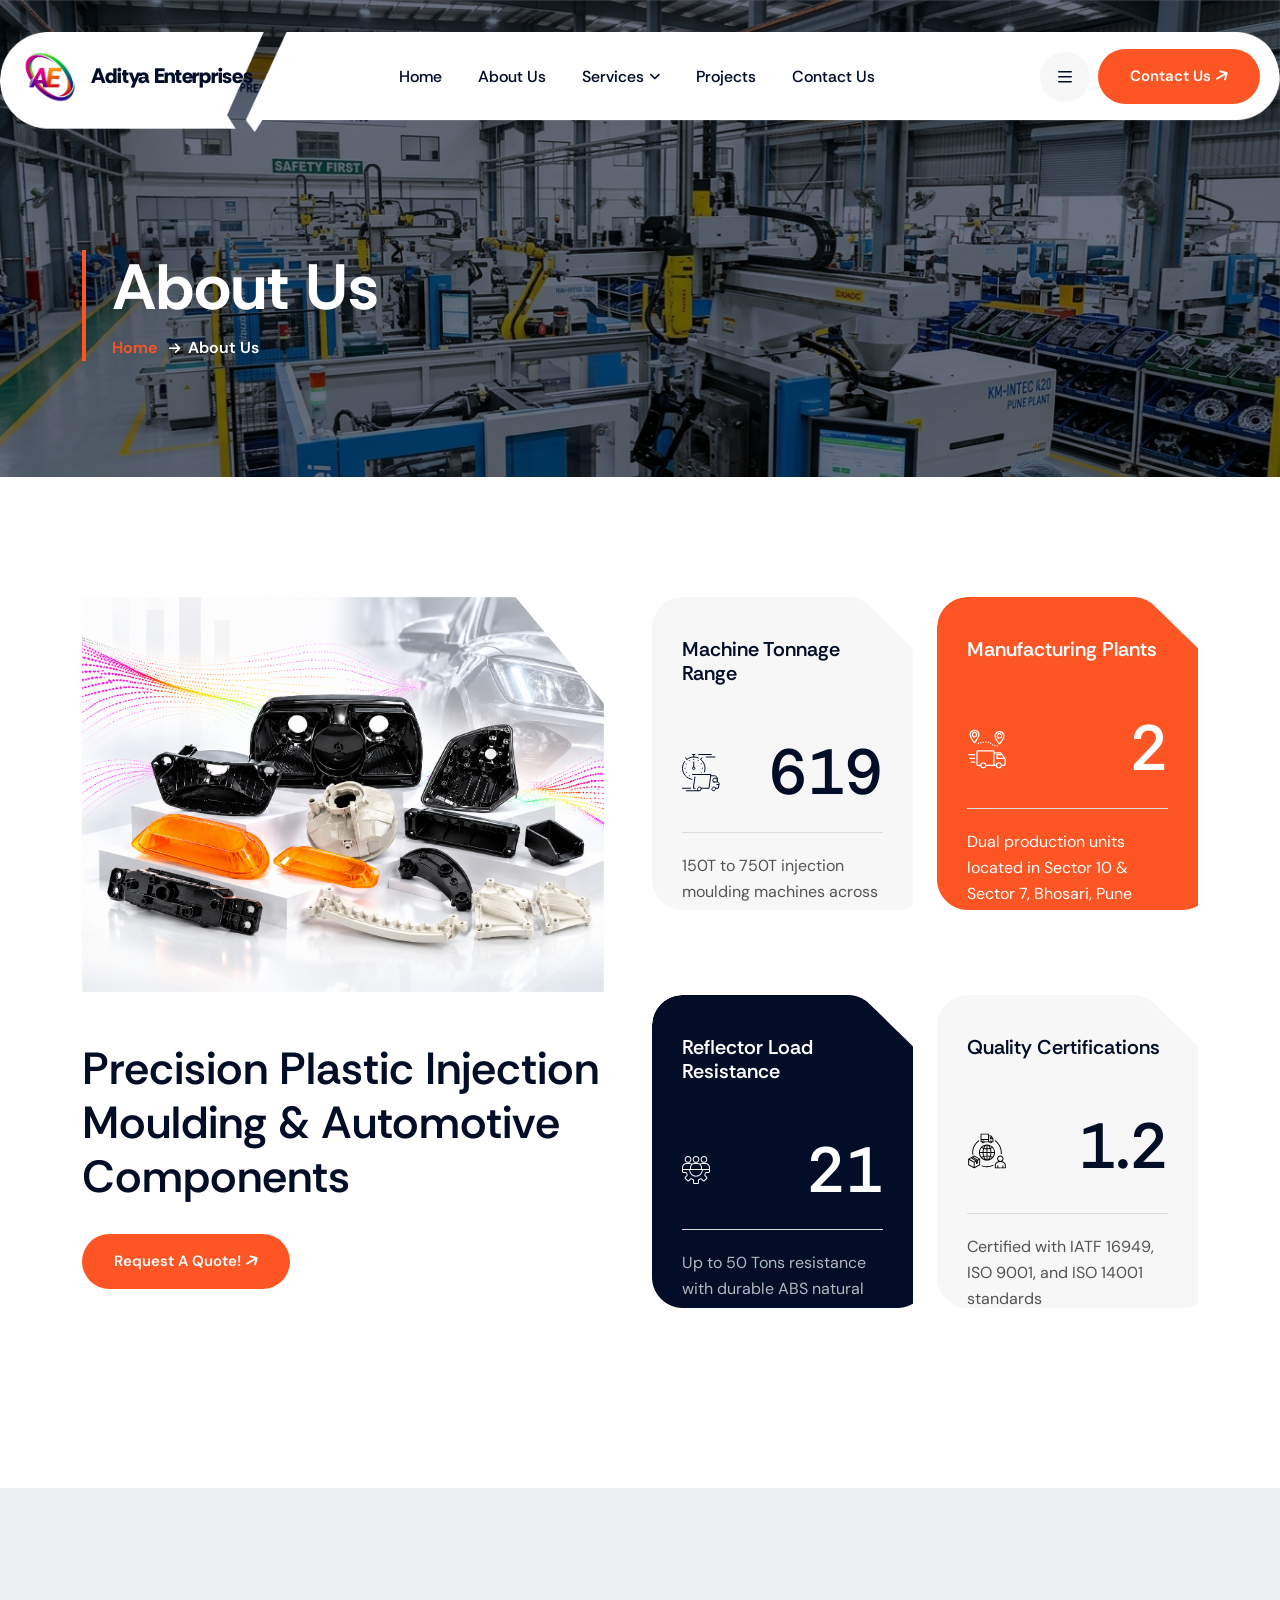
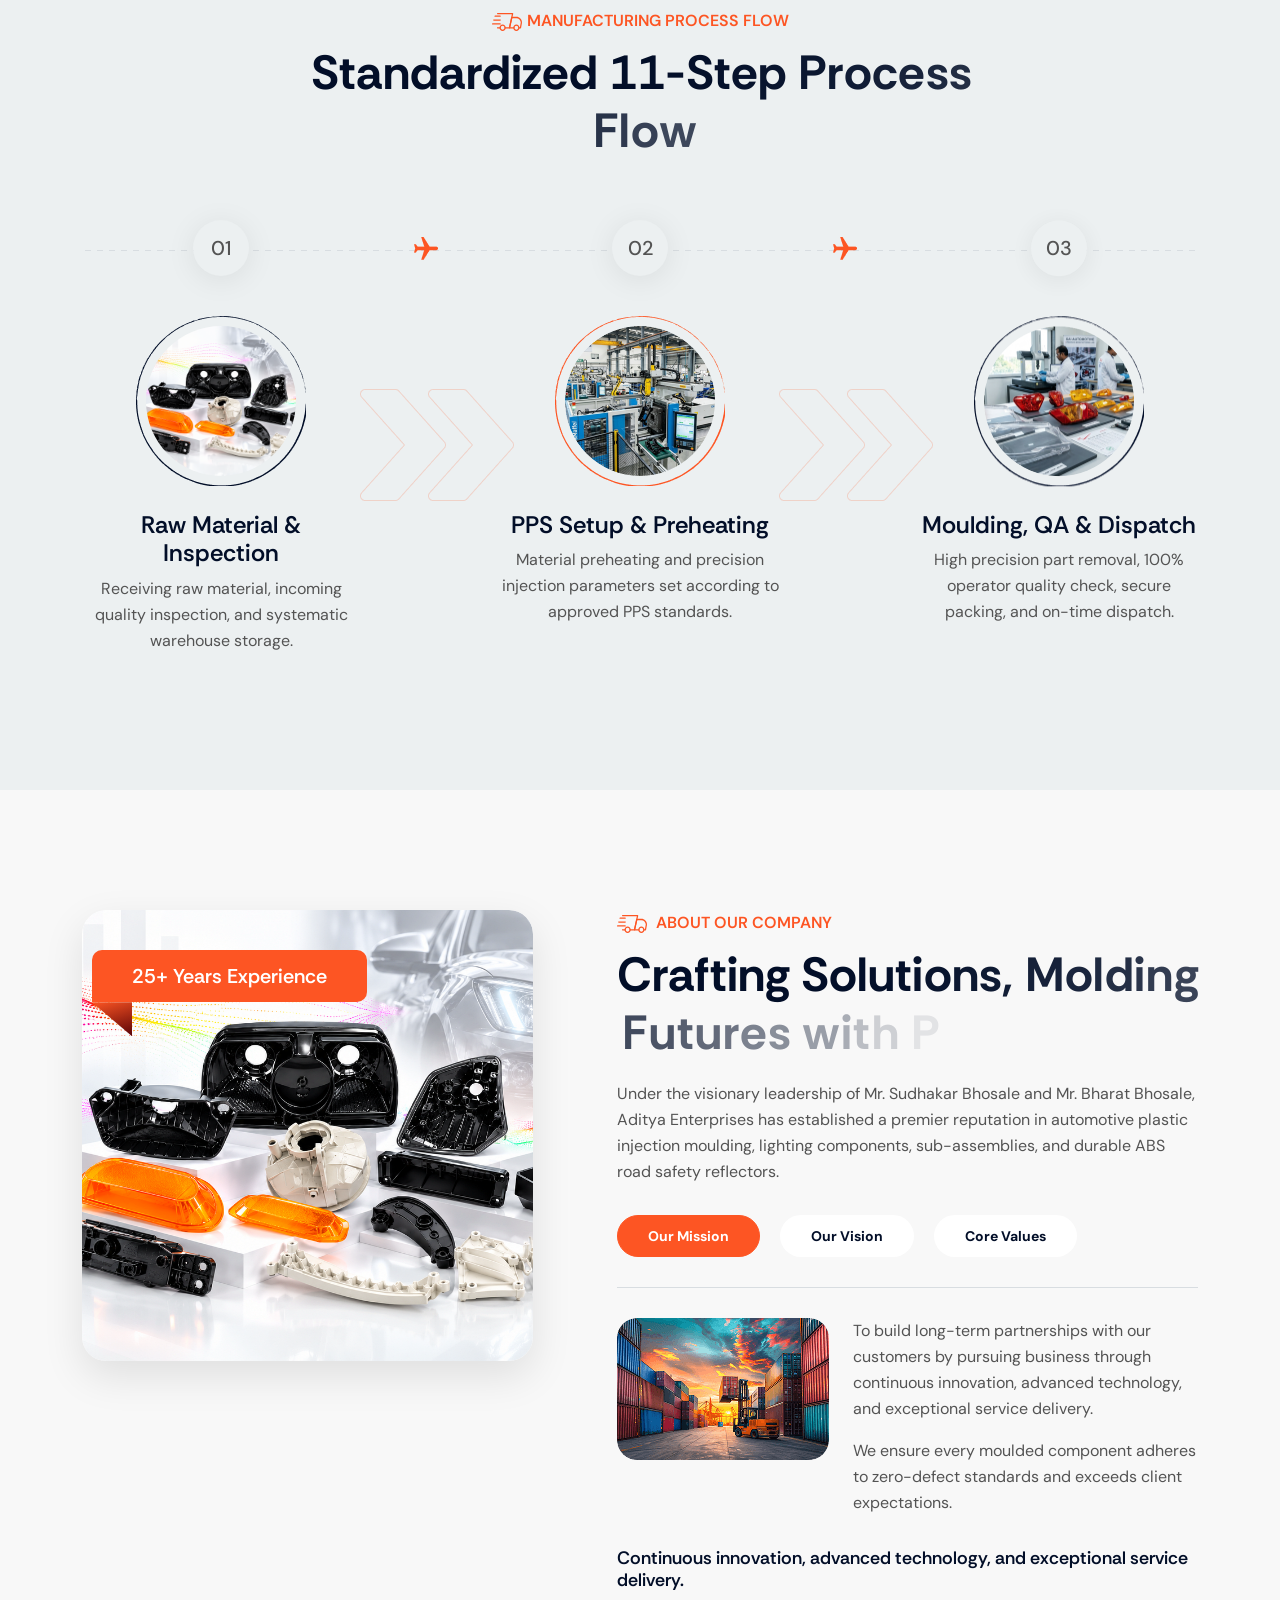
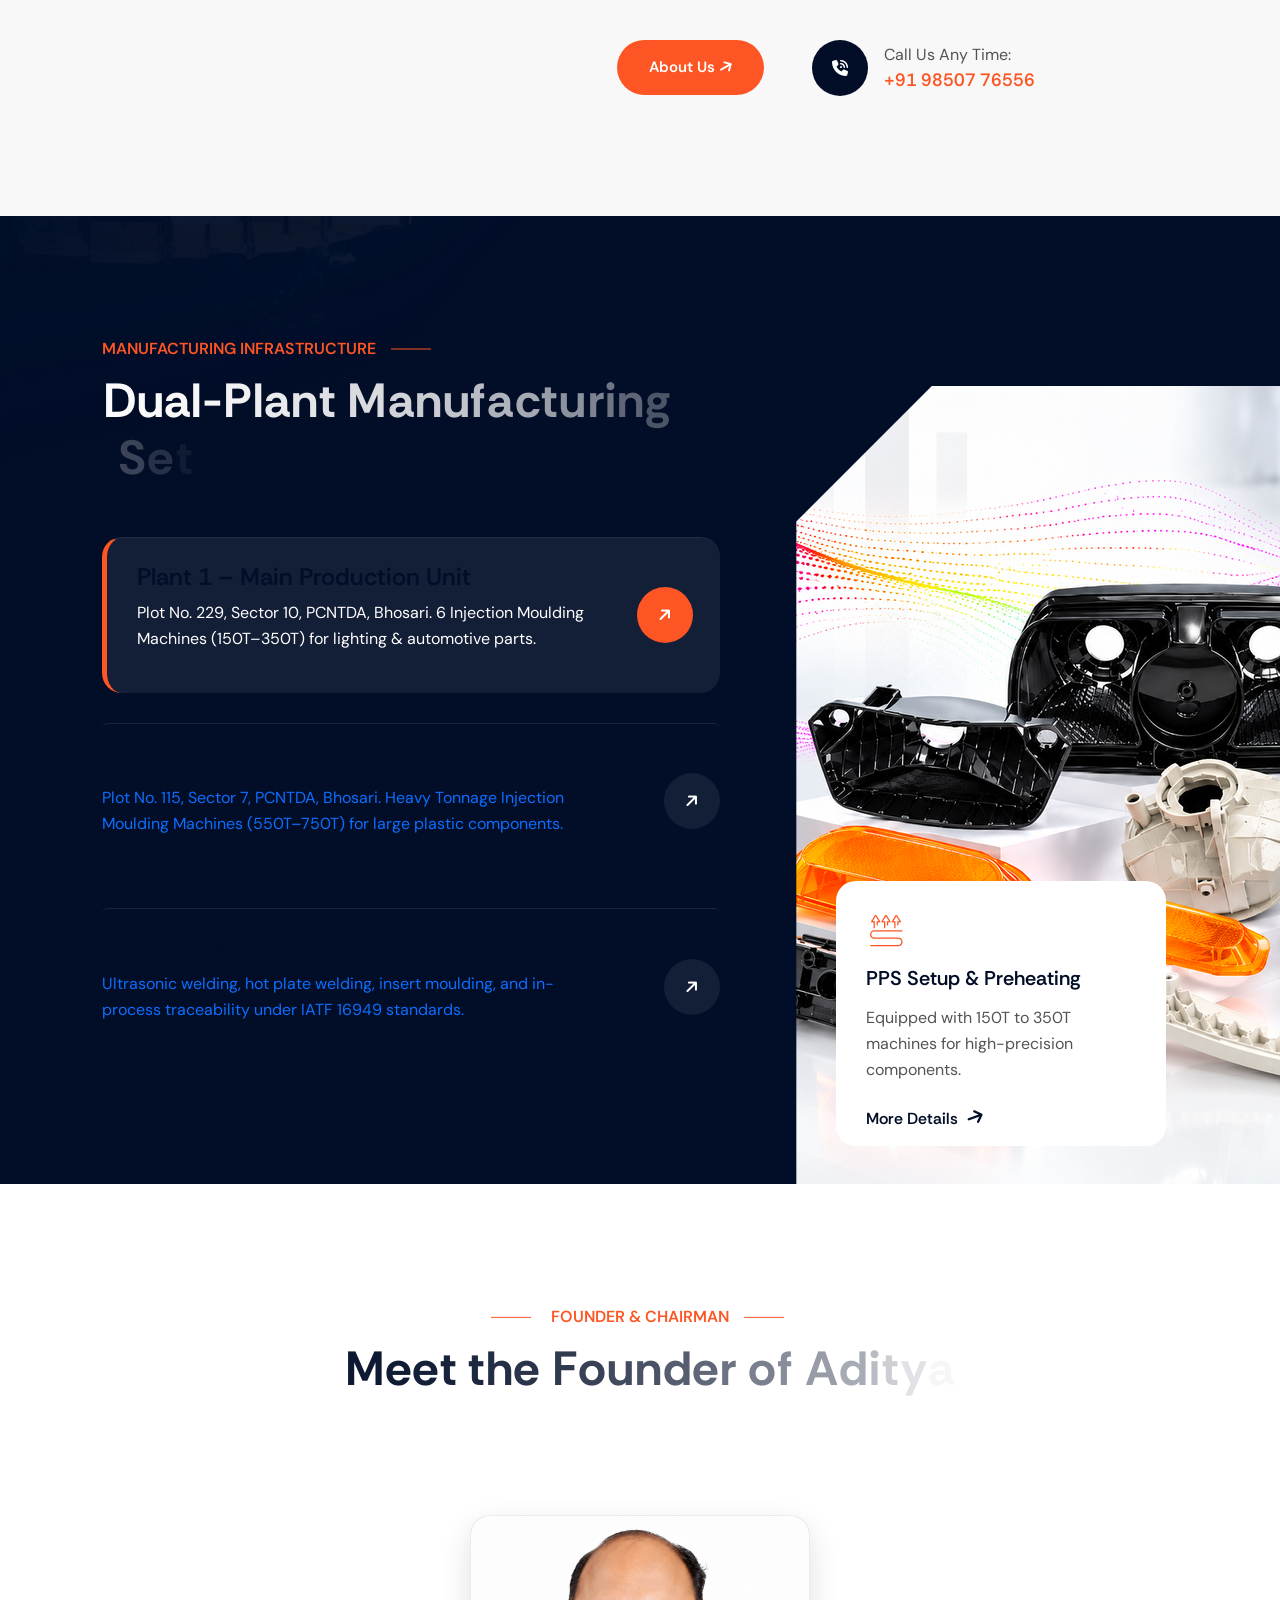
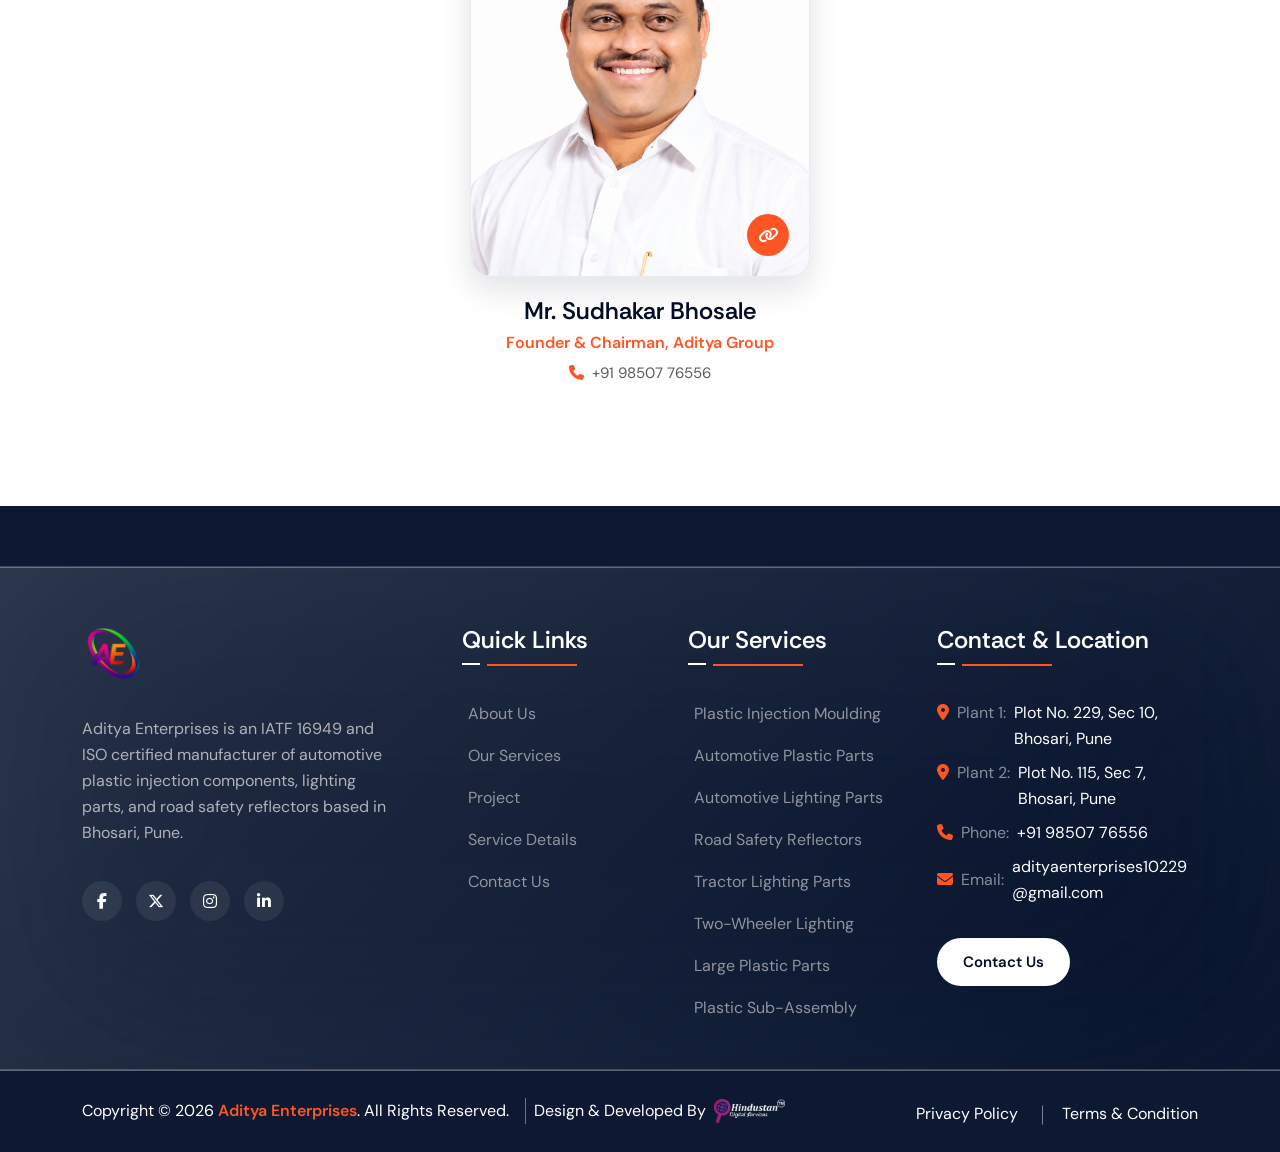
<file: about.html>
<!DOCTYPE html>
<html lang="zxx">

<head>
    <meta charset="utf-8">
    <meta http-equiv="x-ua-compatible" content="ie=edge">
    <meta name="viewport" content="width=device-width, initial-scale=1, shrink-to-fit=no">
    <meta name="description" content="Learn about Aditya Enterprises, founded by Mr. Sudhakar Bhosale. Dual manufacturing plants in Bhosari Pune specializing in plastic injection moulding (150T–750T) and automotive lighting components.">
    <meta name="keywords" content="About Aditya Enterprises, Automotive Injection Moulding Company India, Road Safety Reflector Manufacturer, Plastic Injection Moulding Supplier in India, Bhosari Pune Plastic Manufacturer">
    <meta name="author" content="Aditya Enterprises">
    <meta property="og:type" content="website">
    <meta property="og:title" content="About Us | Aditya Enterprises Bhosari Pune">
    <meta property="og:description" content="Discover our purpose, mission, vision, dual-plant infrastructure in Bhosari MIDC, and leadership team under Mr. Sudhakar Bhosale and Mr. Bharat Bhosale.">
    <meta property="og:image" content="assets/images/logo-transferent.png">
    <meta name="twitter:card" content="summary_large_image">
    <meta name="twitter:title" content="About Us | Aditya Enterprises Bhosari Pune">
    <meta name="twitter:description" content="Discover our purpose, mission, vision, dual-plant infrastructure in Bhosari MIDC, and leadership team under Mr. Sudhakar Bhosale and Mr. Bharat Bhosale.">
    <title>About Us | Aditya Enterprises - Automotive Plastic Components Pune</title>
    <link rel="apple-touch-icon" href="assets/images/favicon.png">
    <link rel="shortcut icon" href="assets/images/favicon.ico">
    <!-- Google Fonts -->
    <link rel="preconnect" href="https://fonts.googleapis.com">
    <link rel="preconnect" href="https://fonts.gstatic.com" crossorigin>
    <link href="https://fonts.googleapis.com/css2?family=DM+Sans:ital,opsz,wght@0,9..40,100..1000;1,9..40,100..1000&family=Rethink+Sans:ital,wght@0,400..800;1,400..800&display=swap" rel="stylesheet">
    <!-- CSS Files -->
    <link rel="stylesheet" href="assets/css/bootstrap.min.css">
    <link rel="stylesheet" href="assets/css/fancybox.css">
    <link rel="stylesheet" href="assets/css/swiper-bundle.min.css">
    <link rel="stylesheet" href="https://cdnjs.cloudflare.com/ajax/libs/font-awesome/6.7.2/css/all.min.css">
    <link rel="stylesheet" href="assets/css/jarallax.min.css">
    <link rel="stylesheet" href="assets/css/nice-select.css">
    <!-- Style CSS -->
    <link rel="stylesheet" href="assets/css/style.css">

    <!--[if lt IE 9]>
    <script src="https://oss.maxcdn.com/html5shiv/3.7.2/html5shiv.min.js"></script>
    <script src="https://oss.maxcdn.com/respond/1.4.2/respond.min.js"></script>
    <![endif]-->
</head>

<body>
    <div class="main-overlay"></div>
<!-- Canvas Menu Start -->
    <div class="canvas-menu d-flex flex-column">
        <div class="d-flex justify-content-between w-100 mb-4 align-items-center">
            <!-- Logo Here -->
            <div class="logo">
                <a href="index.html" class="d-inline-flex align-items-center text-decoration-none">
                    <img src="assets/images/logo-transferent.png" alt="Aditya Enterprises Logo">
                    <span class="brand-name ms-2">Aditya Enterprises</span>
                </a>
            </div>
            <!-- Close Button -->
            <button type="button" class="canvas-close" aria-label="Close">
            <svg width="33" height="34" viewBox="0 0 37 38" fill="none" xmlns="http://www.w3.org/2000/svg">
               <path d="M9.19141 9.80762L27.5762 28.1924" stroke="currentColor" stroke-width="1.5"
                  stroke-linecap="round" stroke-linejoin="round"></path>
               <path d="M9.19141 28.1924L27.5762 9.80761" stroke="currentColor" stroke-width="1.5"
                  stroke-linecap="round" stroke-linejoin="round"></path>
            </svg>
         </button>
        </div>
        <p>Aditya Enterprises is a leading manufacturer of high-precision automotive plastic components, lighting assemblies, and durable ABS road safety reflectors with dual manufacturing units in Bhosari, Pune.</p>
        <!-- Vertical Menu Start-->

        <div class="mt-3">
            <h5>Navigation</h5>
            <nav class="mt-4">
                <ul class="vertical-menu">
                    <li><a href="index.html">Home</a></li>
                    <li><a href="about.html">About Us</a></li>
                    <li><a href="services.html">Services</a></li>
                    <li><a href="service/service-single.html">Service Details</a></li>
                    <li><a href="projects.html">Projects</a></li>
                    <li><a href="contact.html">Contact Us</a></li>
                </ul>
            </nav>
        </div>

        <!-- social icons -->
        <div class="social-share null mt-3">
            <a href="#"><i class="fab fa-facebook-f"></i></a>
            <a href="#"><i class="fab fa-x-twitter"></i></a>
            <a href="#"><i class="fab fa-instagram"></i></a>
            <a href="#"><i class="fab fa-pinterest"></i></a>
            <a href="#"><i class="fab fa-linkedin-in"></i></a>
            <a href="#"><i class="fab fa-youtube"></i></a>
        </div>
        <a href="contact.html" class="btn btn-primary mt-5"> Contact Us <i class="fa fa-arrow-right"></i><span></span></a>
    </div>
    <!-- Canvas Menu End -->

    <div class="search-popup offcanvas offcanvas-top" id="offcanvas-search" data-bs-scroll="true">
        <div class="container d-flex flex-row py-5 align-items-center position-relative">
            <button type="button" class="btn-close bg-primary rounded-5" data-bs-dismiss="offcanvas" aria-label="Close"></button>
            <div class="col-lg-9 mx-auto">
                <form class="search-form w-100 mb-5">
                    <input id="search-form" type="text" class="form-control shadow-1" placeholder="Type keyword and hit enter">
                </form>

            </div>
        </div>
    </div>
    <!-- Header Start -->
    <header class="header header-default">
        <div class="sticky-height"></div>
        <div class="header-wrapper">
            <!-- Navigation Menu Start -->
            <div class="header-nav-wrapper header-sticky">
                <nav class="navbar navbar-expand-xl">
                    <div class="container">
                        <a href="index.html" class="navbar-brand">
                            <img src="assets/images/logo-transferent.png" alt="Aditya Enterprises Logo" class="img-fluid">
                            <span class="brand-name">Aditya Enterprises</span>
                        </a>
                        <button class="navbar-toggler offcanvas-nav-btn" type="button">
                     Menu <svg xmlns="http://www.w3.org/2000/svg" width="14" height="12" fill="none"
                        viewBox="0 0 14 12">
                        <path fill="#020e28"
                           d="M0 .75Q.063.063.75 0h12.5q.687.063.75.75-.063.687-.75.75H.75Q.063 1.437 0 .75m0 5Q.063 5.063.75 5h12.5q.687.063.75.75-.063.687-.75.75H.75Q.063 6.437 0 5.75m13.25 5.75H.75q-.687-.063-.75-.75.063-.687.75-.75h12.5q.687.063.75.75-.063.687-.75.75" />
                     </svg>
                  </button>
                        <div class="nav-cta d-none d-md-flex order-lg-3">
                            <div class="d-flex align-items-center justify-content-between gap-2">
                                <button class="burger-menu icon-lg bg-light rounded-circle">
                           <svg xmlns="http://www.w3.org/2000/svg" width="14" height="12" fill="none"
                              viewBox="0 0 14 12">
                              <path fill="#020e28"
                                 d="M0 .75Q.063.063.75 0h12.5q.687.063.75.75-.063.687-.75.75H.75Q.063 1.437 0 .75m0 5Q.063 5.063.75 5h12.5q.687.063.75.75-.063.687-.75.75H.75Q.063 6.437 0 5.75m13.25 5.75H.75q-.687-.063-.75-.75.063-.687.75-.75h12.5q.687.063.75.75-.063.687-.75.75" />
                           </svg>
                        </button>
                                <a href="contact.html" class="btn btn-primary"> Contact Us <i
                              class="fa fa-arrow-right"></i><span></span>
                        </a>

                            </div>
                        </div>
                        <div class="offcanvas offcanvas-start offcanvas-nav">
                            <div class="offcanvas-header">
                                <a href="index.html" class="text-inverse d-inline-flex align-items-center"><img src="assets/images/logo-transferent.png" alt="Aditya Enterprises Logo"><span class="brand-name ms-2">Aditya Enterprises</span></a>
                                <button type="button" class="btn-close bg-primary" data-bs-dismiss="offcanvas" aria-label="Close"></button>
                            </div>

                            <div class="offcanvas-body pt-0 align-items-center justify-content-between">
                                <ul class="navbar-nav mx-auto align-items-lg-center">
                                    <li class="nav-item">
                                        <a class="nav-link" href="index.html">Home</a>
                                    </li>
                                    <li class="nav-item">
                                        <a class="nav-link" href="about.html">About Us</a>
                                    </li>
                                    <li class="nav-item dropdown">
                                        <a class="nav-link dropdown-toggle" href="services.html" role="button" data-bs-toggle="dropdown" aria-expanded="false">Services</a>
                                        <ul class="dropdown-menu">
                                            <li><a class="dropdown-item" href="services.html">Our Services</a></li>
                                            <li><a class="dropdown-item" href="service/service-details/plastic-injection-moulding.html">Plastic Injection Moulding</a></li>
                                            <li><a class="dropdown-item" href="service/service-details/automotive-plastic-components.html">Automotive Plastic Components</a></li>
                                            <li><a class="dropdown-item" href="service/service-details/automotive-lighting-components.html">Automotive Lighting Components</a></li>
                                            <li><a class="dropdown-item" href="service/service-details/road-safety-reflectors.html">Road Safety Reflectors</a></li>
                                            <li><a class="dropdown-item" href="service/service-details/tractor-lighting-components.html">Tractor Lighting Components</a></li>
                                            <li><a class="dropdown-item" href="service/service-details/two-wheeler-lighting-components.html">Two-Wheeler Lighting Components</a></li>
                                            <li><a class="dropdown-item" href="service/service-details/large-plastic-components.html">Large Plastic Components (550T–750T)</a></li>
                                            <li><a class="dropdown-item" href="service/service-details/plastic-injection-moulding-sub-assembly.html">Plastic Sub-Assembly &amp; Welding</a></li>
                                        </ul>
                                    </li>
                                    <li class="nav-item">
                                        <a class="nav-link" href="projects.html">Projects</a>
                                    </li>
                                    <li class="nav-item">
                                        <a class="nav-link" href="contact.html">Contact Us</a>
                                    </li>
                                </ul>

                            </div>
                        </div>
                    </div>
                </nav>
            </div>
        </div>
    </header>
    <!-- Header End -->

    <!-- Promo Section Start -->
    <section class="promo-sec bg-cover jarallax" data-jarallax data-speed=".4">
        <img src="assets/images/serv1.png" alt="About Aditya Enterprises" class="jarallax-img">
        <div class="parallax-overly"></div>
        <div class="container">
            <div class="row">
                <div class="col-lg-12">
                    <div class="promo-wrap">
                        <h1 class="display-2 text-info">About Us</h1>
                        <nav aria-label="breadcrumb">
                            <ol class="breadcrumb">
                                <li class="breadcrumb-item">
                                    <a href="index.html">Home</a>
                                </li>
                                <li class="breadcrumb-item active" aria-current="page">About Us</li>
                            </ol>
                        </nav>
                    </div>
                </div>
            </div>
        </div>
    </section>
    <!-- Promo Section End -->

    <!-- About Section Start -->
    <section class="about-details sec-padding">
        <div class="container">
            <div class="row">
                <div class="col-lg-6">
                    <div class="about-thumb me-lg-4">
                        <img class="img-fluid" src="assets/images-data/about-new.png" alt="">
                        <h2 class="display-2">Precision Plastic Injection Moulding &amp; Automotive Components</h2>
                        <a href="#" class="btn btn-primary">Request a Quote! <i class="fa fa-arrow-right"></i> <span></span>
                  </a>
                    </div>
                </div>
                <div class="col-lg-6 mt-5 mt-lg-0">
                    <div class="row gy-4 abs-info-wrap">
                        <div class="col-lg-6 col-sm-6">
                            <div class="abs-info">
                                <h3 class="display-5">Machine Tonnage Range</h3>
                                <div class="d-flex align-items-center justify-content-between border-bottom">
                                    <img src="assets/images/icons/time.svg" alt="About">
                                    <span class="purecounter display-1" data-purecounter-end="750">750</span>
                                </div>
                                <p>150T to 750T injection moulding machines across Plant 1 &amp; Plant 2</p>
                            </div>
                        </div>
                        <div class="col-lg-6 col-sm-6">
                            <div class="abs-info">
                                <h3 class="display-5">Manufacturing Plants</h3>
                                <div class="d-flex align-items-center justify-content-between border-bottom">
                                    <img src="assets/images/icons/location.svg" alt="About">
                                    <span class="purecounter display-1" data-purecounter-end="2">2</span>
                                </div>
                                <p>Dual production units located in Sector 10 &amp; Sector 7, Bhosari, Pune</p>
                            </div>
                        </div>
                        <div class="col-lg-6 col-sm-6">
                            <div class="abs-info">
                                <h3 class="display-5">Reflector Load Resistance</h3>
                                <div class="d-flex align-items-center justify-content-between border-bottom">
                                    <img src="assets/images/icons/employee.svg" alt="About">
                                    <span class="purecounter display-1" data-purecounter-end="50">50</span>
                                </div>
                                <p>Up to 50 Tons resistance with durable ABS natural plastic construction</p>
                            </div>
                        </div>
                        <div class="col-lg-6 col-sm-6">
                            <div class="abs-info">
                                <h3 class="display-5">Quality Certifications</h3>
                                <div class="d-flex align-items-center justify-content-between border-bottom">
                                    <img src="assets/images/icons/revenue.svg" alt="About">
                                    <h4 class="display-1 purecounter" data-purecounter-currency=" " data-purecounter-end="3">
                                        3</h4>
                                </div>
                                <p>Certified with IATF 16949, ISO 9001, and ISO 14001 standards</p>
                            </div>
                        </div>
                    </div>
                </div>
            </div>
        </div>
    </section>
    <!-- About Section End -->

    <!-- Process Section Start -->
    <section class="process-sec bg-shade sec-padding position-relative overflow-hidden">
        <div class="container">
            <div class="sec-intro mx-auto text-center">
                <span class="sub-title fadeInUp"><svg xmlns="http://www.w3.org/2000/svg" width="30" height="18" fill="none"
                  viewBox="0 0 30 18">
                  <path fill="#fd5523"
                     d="M8.125 15.429h-2.5a.62.62 0 0 1-.442-.189.65.65 0 0 1 0-.909.62.62 0 0 1 .442-.188h2.5c.166 0 .325.068.442.188a.65.65 0 0 1 0 .91.62.62 0 0 1-.442.188m20.313 0h-1.563a.62.62 0 0 1-.442-.189.65.65 0 0 1 0-.909.62.62 0 0 1 .442-.188h1.044l.842-4.618c-.011-2.364-1.973-4.382-4.386-4.382h-4.104l-1.989 9h3.593c.166 0 .325.068.442.188a.653.653 0 0 1 0 .91.62.62 0 0 1-.442.188H17.5a.61.61 0 0 1-.488-.242.65.65 0 0 1-.122-.543L19.162 4.36a.65.65 0 0 1 .22-.361.6.6 0 0 1 .39-.14h4.603C27.476 3.857 30 6.452 30 9.642l-.949 5.261a.65.65 0 0 1-.214.377.6.6 0 0 1-.4.148" />
                  <path fill="#fd5523"
                     d="M24.375 18c-1.722 0-3.125-1.441-3.125-3.214s1.403-3.215 3.125-3.215c1.723 0 3.125 1.442 3.125 3.215S26.098 18 24.375 18m0-5.143c-1.034 0-1.875.866-1.875 1.929s.841 1.928 1.875 1.928 1.875-.865 1.875-1.928-.841-1.929-1.875-1.929M10.625 18C8.903 18 7.5 16.559 7.5 14.786s1.403-3.215 3.125-3.215c1.723 0 3.125 1.442 3.125 3.215S12.348 18 10.625 18m0-5.143c-1.034 0-1.875.866-1.875 1.929s.841 1.928 1.875 1.928 1.875-.865 1.875-1.928c0-1.064-.841-1.929-1.875-1.929m-2.5-9h-5a.62.62 0 0 1-.442-.188.65.65 0 0 1 0-.91.62.62 0 0 1 .442-.188h5c.166 0 .325.068.442.189a.65.65 0 0 1 0 .909.62.62 0 0 1-.442.188m0 3.857h-6.25a.62.62 0 0 1-.442-.188.65.65 0 0 1 0-.91.62.62 0 0 1 .442-.187h6.25c.166 0 .325.067.442.188a.65.65 0 0 1 0 .909.62.62 0 0 1-.442.188m0 3.857h-7.5a.62.62 0 0 1-.442-.188.65.65 0 0 1 0-.909.62.62 0 0 1 .442-.188h7.5c.166 0 .325.067.442.188a.65.65 0 0 1 0 .91.62.62 0 0 1-.442.187" />
                  <path fill="#fd5523"
                     d="M17.5 15.429h-4.375a.62.62 0 0 1-.442-.189.65.65 0 0 1 0-.909.62.62 0 0 1 .442-.188H17l2.84-12.857H5.625a.62.62 0 0 1-.442-.189.65.65 0 0 1 0-.909A.62.62 0 0 1 5.625 0h15a.61.61 0 0 1 .488.241.65.65 0 0 1 .122.543L18.11 14.927a.65.65 0 0 1-.22.36.6.6 0 0 1-.39.142" />
               </svg>MANUFACTURING PROCESS FLOW</span>
                <h2 class="sec-title">Standardized 11-Step Process Flow</h2>
            </div>
            <div class="process-wrapper d-flex justify-content-between flex-wrap mt-5">
                <div class="process-card text-center fadeInUp" data-delay=".2">
                    <span class="count mx-auto icon-lg bg-shade rounded-circle">01</span>
                    <div class="process-thumb rounded-circle d-flex align-items-center justify-content-center">
                        <img src="assets/images/choose-img.png" alt="Raw Material & Incoming Quality Inspection">
                    </div>
                    <h3 class="display-4">Raw Material &amp; Inspection</h3>
                    <p>Receiving raw material, incoming quality inspection, and systematic warehouse storage.</p>
                </div>

                <div class="process-card text-center fadeInUp" data-delay=".4">
                    <span class="count mx-auto icon-lg bg-shade rounded-circle">02</span>
                    <div class="process-thumb rounded-circle d-flex align-items-center justify-content-center">
                        <img src="assets/images/st2.png" alt="PPS Setup & Material Preheating">
                    </div>
                    <h3 class="display-4">PPS Setup &amp; Preheating</h3>
                    <p>Material preheating and precision injection parameters set according to approved PPS standards.</p>
                </div>

                <div class="process-card text-center fadeInUp" data-delay=".6">
                    <span class="count mx-auto icon-lg bg-shade rounded-circle">03</span>
                    <div class="process-thumb rounded-circle d-flex align-items-center justify-content-center">
                        <img src="assets/images/st3.png" alt="Moulding, 100% Quality Check & Dispatch">
                    </div>
                    <h3 class="display-4">Moulding, QA &amp; Dispatch</h3>
                    <p>High precision part removal, 100% operator quality check, secure packing, and on-time dispatch.</p>
                </div>
            </div>
        </div>
    </section>
    <!-- Process Section End -->

    <!-- About Section Start -->
    <section class="about-sec3 sec-padding">
        <div class="container">
            <div class="row">
                <div class="col-xl-5 col-lg-6 mx-lg-auto mb-4 mb-xl-0">
                    <div class="about-media3 position-relative">
                        <div class="feat-img position-relative" style="aspect-ratio: 1 / 1; width: 100%; max-width: 480px; border-radius: 24px; overflow: hidden; box-shadow: 0 15px 40px rgba(0, 0, 0, 0.1);">
                            <img src="assets/images/choose-img.png" class="w-100 h-100" style="object-fit: cover; border-radius: 24px;" alt="Aditya Enterprises Automotive Plastic Components">
                            <div class="experien-stat">
                                <p class="text-info m-0"> <span class="purecounter" data-purecounter-end="25" data-purecounter-duration="0">25</span>+ Years Experience
                                </p>
                            </div>
                        </div>
                    </div>
                </div>
                <div class="col-xl-7">
                    <div class="about-content3">
                        <span class="sub-title fadeInUp">
                     <svg xmlns="http://www.w3.org/2000/svg" width="30" height="18" fill="none" viewBox="0 0 30 18">
                        <path fill="#fd5523"
                           d="M8.125 15.429h-2.5a.62.62 0 0 1-.442-.189.65.65 0 0 1 0-.909.62.62 0 0 1 .442-.188h2.5c.166 0 .325.068.442.188a.65.65 0 0 1 0 .91.62.62 0 0 1-.442.188m20.313 0h-1.563a.62.62 0 0 1-.442-.189.65.65 0 0 1 0-.909.62.62 0 0 1 .442-.188h1.044l.842-4.618c-.011-2.364-1.973-4.382-4.386-4.382h-4.104l-1.989 9h3.593c.166 0 .325.068.442.188a.653.653 0 0 1 0 .91.62.62 0 0 1-.442.188H17.5a.61.61 0 0 1-.488-.242.65.65 0 0 1-.122-.543L19.162 4.36a.65.65 0 0 1 .22-.361.6.6 0 0 1 .39-.14h4.603C27.476 3.857 30 6.452 30 9.642l-.949 5.261a.65.65 0 0 1-.214.377.6.6 0 0 1-.4.148" />
                        <path fill="#fd5523"
                           d="M24.375 18c-1.722 0-3.125-1.441-3.125-3.214s1.403-3.215 3.125-3.215c1.723 0 3.125 1.442 3.125 3.215S26.098 18 24.375 18m0-5.143c-1.034 0-1.875.866-1.875 1.929s.841 1.928 1.875 1.928 1.875-.865 1.875-1.928-.841-1.929-1.875-1.929M10.625 18C8.903 18 7.5 16.559 7.5 14.786s1.403-3.215 3.125-3.215c1.723 0 3.125 1.442 3.125 3.215S12.348 18 10.625 18m0-5.143c-1.034 0-1.875.866-1.875 1.929s.841 1.928 1.875 1.928 1.875-.865 1.875-1.928c0-1.064-.841-1.929-1.875-1.929m-2.5-9h-5a.62.62 0 0 1-.442-.188.65.65 0 0 1 0-.91.62.62 0 0 1 .442-.188h5c.166 0 .325.068.442.189a.65.65 0 0 1 0 .909.62.62 0 0 1-.442.188m0 3.857h-6.25a.62.62 0 0 1-.442-.188.65.65 0 0 1 0-.91.62.62 0 0 1 .442-.187h6.25c.166 0 .325.067.442.188a.65.65 0 0 1 0 .909.62.62 0 0 1-.442.188m0 3.857h-7.5a.62.62 0 0 1-.442-.188.65.65 0 0 1 0-.909.62.62 0 0 1 .442-.188h7.5c.166 0 .325.067.442.188a.65.65 0 0 1 0 .91.62.62 0 0 1-.442.187" />
                        <path fill="#fd5523"
                           d="M17.5 15.429h-4.375a.62.62 0 0 1-.442-.189.65.65 0 0 1 0-.909.62.62 0 0 1 .442-.188H17l2.84-12.857H5.625a.62.62 0 0 1-.442-.189.65.65 0 0 1 0-.909A.62.62 0 0 1 5.625 0h15a.61.61 0 0 1 .488.241.65.65 0 0 1 .122.543L18.11 14.927a.65.65 0 0 1-.22.36.6.6 0 0 1-.39.142" />
                     </svg>
                     About Our Company</span>
                        <h2 class="sec-title">Crafting Solutions, Molding Futures with Precision</h2>
                        <p>Under the visionary leadership of Mr. Sudhakar Bhosale and Mr. Bharat Bhosale, Aditya Enterprises has established a premier reputation in automotive plastic injection moulding, lighting components, sub-assemblies, and durable ABS road safety reflectors.</p>

                        <ul class="nav nav-tabs" id="myTab" role="tablist">
                            <li class="nav-item" role="presentation">
                                <button class="nav-link active" id="mission-tab" data-bs-toggle="tab" data-bs-target="#mission" type="button" role="tab" aria-controls="mission" aria-selected="true">Our Mission</button>
                            </li>
                            <li class="nav-item" role="presentation">
                                <button class="nav-link" id="vission-tab" data-bs-toggle="tab" data-bs-target="#vission" type="button" role="tab" aria-controls="vission" aria-selected="false">Our Vision</button>
                            </li>
                            <li class="nav-item" role="presentation">
                                <button class="nav-link" id="history-tab" data-bs-toggle="tab" data-bs-target="#history" type="button" role="tab" aria-controls="history" aria-selected="false">Core Values</button>
                            </li>
                        </ul>
                        <div class="tab-content" id="myTabContent">
                            <div class="tab-pane fade show active" id="mission" role="tabpanel" aria-labelledby="mission-tab">
                                <div class="d-sm-flex gap-4 mb-3">
                                    <div class="tab-img">
                                        <img src="assets/images/ab-t1.png" alt="Mission" class="rounded-4">
                                    </div>
                                    <div class="tab-txt">
                                        <p>To build long-term partnerships with our customers by pursuing business through continuous innovation, advanced technology, and exceptional service delivery.</p>
                                        <p>We ensure every moulded component adheres to zero-defect standards and exceeds client expectations.</p>
                                    </div>
                                </div>
                                <h6>Continuous innovation, advanced technology, and exceptional service delivery.</h6>
                            </div>
                            <div class="tab-pane fade" id="vission" role="tabpanel" aria-labelledby="vission-tab">
                                <div class="d-sm-flex gap-4 mb-3">
                                    <div class="tab-img">
                                        <img src="assets/images/ab-t1.png" alt="Vision" class="rounded-4">
                                    </div>
                                    <div class="tab-txt">
                                        <p>To be a market leader in the field of injection moulding and related services, with enhanced customer relationships, service excellence, and profitability.</p>
                                        <p>Expanding capabilities across automotive, lighting, agricultural, and industrial sectors.</p>
                                    </div>
                                </div>
                                <h6>Market leadership through quality, trust, and technological excellence.</h6>
                            </div>
                            <div class="tab-pane fade" id="history" role="tabpanel" aria-labelledby="history-tab">
                                <div class="d-sm-flex gap-4 mb-3">
                                    <div class="tab-img">
                                        <img src="assets/images/ab-t1.png" alt="Core Values" class="rounded-4">
                                    </div>
                                    <div class="tab-txt">
                                        <p>We believe in treating our customers with respect and faith. We grow through dedication, creativity, and innovation — integrating honesty, integrity, and business ethics into every aspect of our operations.</p>
                                        <p>Purpose: To provide quality services that exceed customer expectations with a focus on long-term relationships.</p>
                                    </div>
                                </div>
                                <h6>Integrity, honesty, dedication, and zero-defect manufacturing ethics.</h6>
                            </div>
                        </div>
                        <!-- tab content end -->
                        <div class="d-sm-flex align-items-center about-cta gap-5 mt-5">
                            <a href="about.html" class="btn btn-primary">About Us <i
                           class="fa fa-arrow-right"></i><span></span> </a>

                            <div class="quick-call d-flex align-items-center">
                                <span class="bg-dark icon-lg rounded-circle text-info"><i
                              class="fa-solid fa-phone-volume"></i></span>
                                <div class="conn-txt ms-3">
                                    <p class="m-0">Call Us Any Time:</p>
                                    <a class="h6 text-primary" href="tel:+919850776556">+91 98507 76556</a>
                                </div>
                            </div>
                        </div>
                    </div>
                </div>
            </div>
        </div>
    </section>
    <!-- About Section End -->


    <!-- Operation Section Start -->
    <section class="operation-sec bg-dark position-relative sec-padding">
        <div class="operate-bg jarallax bg-cover position-absolute" data-speed=".8" style="background-image: url('assets/images/opt-bg.png');"></div>
        <div class="container ct-container">
            <div class="row">
                <div class="col-lg-7 pe-lg-5">
                    <span class="sub-title2 fadeInUp single">Manufacturing Infrastructure</span>
                    <h2 class="sec-title text-info">
                        Dual-Plant Manufacturing Setup in PCNTDA, Bhosari</h2>
                    <div class="ct-tab nav flex-column nav-pills me-3" id="v-pills-tab" role="tablist" aria-orientation="vertical">
                        <div class="nav-item" role="presentation">
                            <div class="nav-link d-flex align-items-center justify-content-between active" id="air-tab" data-bs-toggle="tab" data-bs-target="#air" type="button" role="tab" aria-controls="air" aria-selected="true">

                                <div class="th-info">
                                    <h4>Plant 1 – Main Production Unit</h4>
                                    <p>Plot No. 229, Sector 10, PCNTDA, Bhosari. 6 Injection Moulding Machines (150T–350T) for lighting &amp; automotive parts.</p>
                                </div>
                                <a href="#" class="icon-lg rounded-circle"><i class="fa fa-arrow-right"></i></a>
                            </div>
                        </div>
                        <div class="nav-item" role="presentation">
                            <div class="nav-link d-flex align-items-center justify-content-between" id="byroad-tab" data-bs-toggle="tab" data-bs-target="#byroad" type="button" role="tab" aria-controls="byroad" aria-selected="false">
                                <div class="th-info">

                                    <h4>Plant 2 – Auxiliary Production Unit</h4>
                                    <p>Plot No. 115, Sector 7, PCNTDA, Bhosari. Heavy Tonnage Injection Moulding Machines (550T–750T) for large plastic components.</p>
                                </div>
                                <a href="#" class="icon-lg rounded-circle"><i class="fa fa-arrow-right"></i></a>
                            </div>
                        </div>
                        <div class="nav-item" role="presentation">
                            <div class="nav-link d-flex align-items-center justify-content-between" id="road-tab" data-bs-toggle="tab" data-bs-target="#road" type="button" role="tab" aria-controls="road" aria-selected="false">
                                <div class="th-info">
                                    <h4>Quality Assurance &amp; Sub-Assembly</h4>
                                    <p>Ultrasonic welding, hot plate welding, insert moulding, and in-process traceability under IATF 16949 standards.</p>
                                </div>
                                <a href="#" class="icon-lg rounded-circle"><i class="fa fa-arrow-right"></i></a>
                            </div>
                        </div>

                    </div>
                </div>
                <div class="col-lg-5">
                    <div class="tab-content">
                        <div class="tab-pane active" id="air" role="tabpanel" aria-labelledby="air-tab">
                            <div class="operation-content">
                                <div class="operation-thumb">
                                    <img src="assets/images/choose-img.png" alt="tab">
                                </div>
                                <div class="opt-card bg-white  rounded-4">
                                    <span><img src="assets/images/tab-icon.png" alt=""></span>
                                    <h5>PPS Setup &amp; Preheating</h5>
                                    <p>Equipped with 150T to 350T machines for high-precision components.</p>
                                    <a class="link-btn" href="service/service-single.html">More Details <i
                                 class="fa fa-arrow-right"></i></a>
                                </div>
                            </div>
                        </div>
                        <div class="tab-pane" id="byroad" role="tabpanel" aria-labelledby="byroad-tab">
                            <div class="operation-content">
                                <div class="operation-thumb">
                                    <img src="assets/images/tab-main2.jpg" alt="tab">
                                </div>
                                <div class="opt-card bg-white  rounded-4">
                                    <span><img src="assets/images/tab-icon.png" alt=""></span>
                                    <h5>PPS Setup &amp; Preheating</h5>
                                    <p>Equipped with 550T to 750T heavy tonnage machines for large parts.</p>
                                    <a class="link-btn" href="service/service-single.html">More Details <i
                                 class="fa fa-arrow-right"></i></a>
                                </div>
                            </div>
                        </div>
                        <div class="tab-pane" id="road" role="tabpanel" aria-labelledby="road-tab">
                            <div class="operation-content">
                                <div class="operation-thumb">
                                    <img src="assets/images/tab-main3.jpg" alt="tab">
                                </div>
                                <div class="opt-card bg-white  rounded-4">
                                    <span><img src="assets/images/tab-icon.png" alt=""></span>
                                    <h5>Quality Assurance &amp; Sub-Assembly</h5>
                                    <p>Ultrasonic welding, secondary operations &amp; zero-defect quality systems.</p>
                                    <a class="link-btn" href="service/service-single.html">More Details <i
                                 class="fa fa-arrow-right"></i></a>
                                </div>
                            </div>
                        </div>
                    </div>
                </div>
            </div>
        </div>
    </section>
    <!-- Operation Section End -->

    <!-- Team Section Start -->
    <section class="team-sec sec-padding position-relative">
       
        <div class="container">
            <div class="sec-intro mx-auto text-center">
                <span class="sub-title2 fadeInUp">Founder &amp; Chairman</span>
                <h2 class="sec-title">Meet the Founder of Aditya Enterprises</h2>
            </div>
            <div class="row justify-content-center">
                <div class="col-lg-4 col-md-6 col-sm-8">
                    <div class="team-card mx-auto" style="max-width: 340px;">
                        <div class="team-thumb overflow-hidden" style="mask-image: none; -webkit-mask-image: none; border-radius: 20px; box-shadow: 0 12px 32px rgba(2, 14, 40, 0.12); background: #f8fafc; border: 1px solid rgba(0,0,0,0.06);">
                            <a href="javascript:void(0)">
                                <img src="assets/Mr.Sudhakar Bhosale.png" alt="Mr. Sudhakar Bhosale - Founder &amp; Chairman" class="img-fluid w-100" style="height: 360px; object-fit: cover; object-position: top center; border-radius: 20px; display: block;">
                            </a>
                            <div class="team-share">
                                <a class="icon link-icon rounded-circle" href="#"><i class="fa-solid fa-link"></i></a>
                                <div class="social-share">
                                    <a href="#"><i class="fab fa-facebook-f"></i></a>
                                    <a href="#"><i class="fab fa-x-twitter"></i></a>
                                    <a href="#"><i class="fab fa-instagram"></i></a>
                                    <a href="#"><i class="fab fa-linkedin-in"></i></a>
                                </div>
                            </div>
                        </div>
                        <div class="team-info text-center mt-3">
                            <h3 class="display-4 mb-1"><a href="javascript:void(0)">Mr. Sudhakar Bhosale</a></h3>
                            <span class="d-block text-primary fw-semibold mb-1" style="font-size: 16px;">Founder &amp; Chairman, Aditya Group</span>
                            <span class="d-block text-muted" style="font-size: 15px;"><i class="fa fa-phone text-primary me-1"></i> <a href="tel:+919850776556" class="text-muted text-decoration-none">+91 98507 76556</a></span>
                        </div>
                    </div>
                </div>
            </div>
        </div>
    </section>
    <!-- Team Section End -->

    <!-- Footer Start -->
    <footer class="footer bg-cover jarallax" data-jarallax data-speed=".2">
        <img src="assets/images/aerial-view-factory-trucks-parked-near-warehouse-daytime.jpg" alt="Aerial view factory trucks parked near warehouse" class="jarallax-img">
        <div class="parallax-overly"></div>
        <div class="container">
            <div class="row footer-widgets">
                <div class="col-lg-4 col-sm-6 mb-5 mb-lg-0">
                    <div class="footer-widget about-footer">
                        <div class="f-logo">
                            <a href="index.html"><img src="assets/images/logo-transferent.png" alt="Aditya Enterprises Logo"></a>
                        </div>
                        <p>Aditya Enterprises is an IATF 16949 and ISO certified manufacturer of automotive plastic injection components, lighting parts, and road safety reflectors based in Bhosari, Pune.</p>
                        <div class="social-share">
                            <a href="#"><i class="fab fa-facebook-f"></i></a>
                            <a href="#"><i class="fab fa-x-twitter"></i></a>
                            <a href="#"><i class="fab fa-instagram"></i></a>
                            <a href="#"><i class="fab fa-linkedin-in"></i></a>
                        </div>

                    </div>
                </div>
                <div class="col-lg-2 col-sm-4 offset-sm-1 offset-lg-0">
                    <div class="footer-widget">
                        <h3 class="widget-title">Quick Links</h3>
                        <ul>
                            <li><a href="about.html">About Us</a></li>
                            <li><a href="services.html">Our Services</a></li>
                            <li><a href="projects.html">Project</a></li>
                            <li><a href="service/service-single.html">Service Details</a></li>
                            
                            <li><a href="contact.html">Contact Us</a></li>
                        </ul>
                    </div>
                </div>

                <div class="col-lg-3 ps-lg-5 col-sm-6">
                    <div class="footer-widget">
                        <h3 class="widget-title">Our Services</h3>
                        <ul>
                            <li><a href="service/service-details/plastic-injection-moulding.html">Plastic Injection Moulding</a></li>
                            <li><a href="service/service-details/automotive-plastic-components.html">Automotive Plastic Parts</a></li>
                            <li><a href="service/service-details/automotive-lighting-components.html">Automotive Lighting Parts</a></li>
                            <li><a href="service/service-details/road-safety-reflectors.html">Road Safety Reflectors</a></li>
                            <li><a href="service/service-details/tractor-lighting-components.html">Tractor Lighting Parts</a></li>
                            <li><a href="service/service-details/two-wheeler-lighting-components.html">Two-Wheeler Lighting</a></li>
                            <li><a href="service/service-details/large-plastic-components.html">Large Plastic Parts</a></li>
                            <li><a href="service/service-details/plastic-injection-moulding-sub-assembly.html">Plastic Sub-Assembly</a></li>
                        </ul>
                    </div>
                </div>

                <div class="col-lg-3 col-sm-4 offset-sm-1 offset-lg-0">
                    <div class="footer-widget contact-widget">
                        <h3 class="widget-title">Contact &amp; Location</h3>
                        <div class="opening-inner">
                            <div class="d-flex align-items-start mb-2 gap-2">
                                <span class="text-white-50 text-nowrap"><i class="fa fa-map-marker-alt text-primary me-2"></i>Plant 1:</span>
                                <span class="text-white">Plot No. 229, Sec 10, Bhosari, Pune</span>
                            </div>
                            <div class="d-flex align-items-start mb-2 gap-2">
                                <span class="text-white-50 text-nowrap"><i class="fa fa-map-marker-alt text-primary me-2"></i>Plant 2:</span>
                                <span class="text-white">Plot No. 115, Sec 7, Bhosari, Pune</span>
                            </div>
                            <div class="d-flex align-items-center mb-2 gap-2">
                                <span class="text-white-50 text-nowrap"><i class="fa fa-phone text-primary me-2"></i>Phone:</span>
                                <a href="tel:+919850776556" class="text-white text-decoration-none">+91 98507 76556</a>
                            </div>
                            <div class="d-flex align-items-center mb-2 gap-2">
                                <span class="text-white-50 text-nowrap"><i class="fa fa-envelope text-primary me-2"></i>Email:</span>
                                <a href="mailto:adityaenterprises10229@gmail.com" class="text-white text-decoration-none text-break">adityaenterprises10229@gmail.com</a>
                            </div>
                        </div>
                        <a href="contact.html" class="btn btn-info btn-xs mt-4">Contact Us <span></span></a>
                    </div>
                </div>
            </div>
        </div>
        <div class="footer-bottom">
            <div class="container">
                <div class="d-flex flex-wrap justify-content-between align-items-center">
                    <p class="text-info copy-right mb-0 order-2 order-md-1 d-flex flex-wrap align-items-center gap-2">
                        <span>Copyright &copy; 2026 <a href="index.html">Aditya Enterprises</a>. All Rights Reserved.</span>
                        <span class="d-inline-flex align-items-center gap-2 ms-md-2 ps-md-2 border-start border-secondary">
                            Design &amp; Developed By
                            <img src="assets/office-logo-footer.png" alt="Company Logo" style="height: 24px; width: auto; vertical-align: middle; object-fit: contain;">
                        </span>
                    </p>
                    <nav class="footer-nav order-1 order-md-2">
                        <ul>
                            <li><a href="#">Privacy Policy </a></li>
                            <li><a href="#">Terms & Condition</a></li>
                        </ul>
                    </nav>
                </div>
            </div>
        </div>
    </footer>
    <!-- Footer End -->

    <!-- Scroll Top -->
    <div class="scroll-top">
        <svg class="progress-circle svg-content" height="100%" viewBox="-1 -1 102 102" width="100%">
         <path d="M50,1 a49,49 0 0,1 0,98 a49,49 0 0,1 0,-98" fill="none" stroke="black" stroke-width="2">
         </path>
      </svg>
    </div>


    <!--Javascript
========================================================-->
    <script src="assets/js/jquery-3.7.1.min.js"></script>
    <script src="assets/js/bootstrap.bundle.min.js"></script>
    <script src="assets/js/swiper-bundle.min.js"></script>
    <script src="assets/js/lenis.min.js"></script>
    <script src="assets/js/jarallax.min.js"></script>
    <script src="assets/js/gsap.min.js"></script>
    <script src="assets/js/ScrollTrigger.min.js"></script>
    <script src="assets/js/SplitText.js"></script>
    <script src="assets/js/fancybox.umd.js"></script>
    <script src="assets/js/isotope.pkgd.min.js"></script>
    <script src="assets/js/purecounter.js"></script>
    <script src="assets/js/jquery.marquee.min.js"></script>
    <script src="assets/js/jquery.nice-select.min.js"></script>
    <script src="assets/js/jquery.timepicker.min.js"></script>
    <script src="assets/js/bootstrap-datepicker.js"></script>
    <script src="assets/js/custom.js"></script>

</body>

</html>
</file>
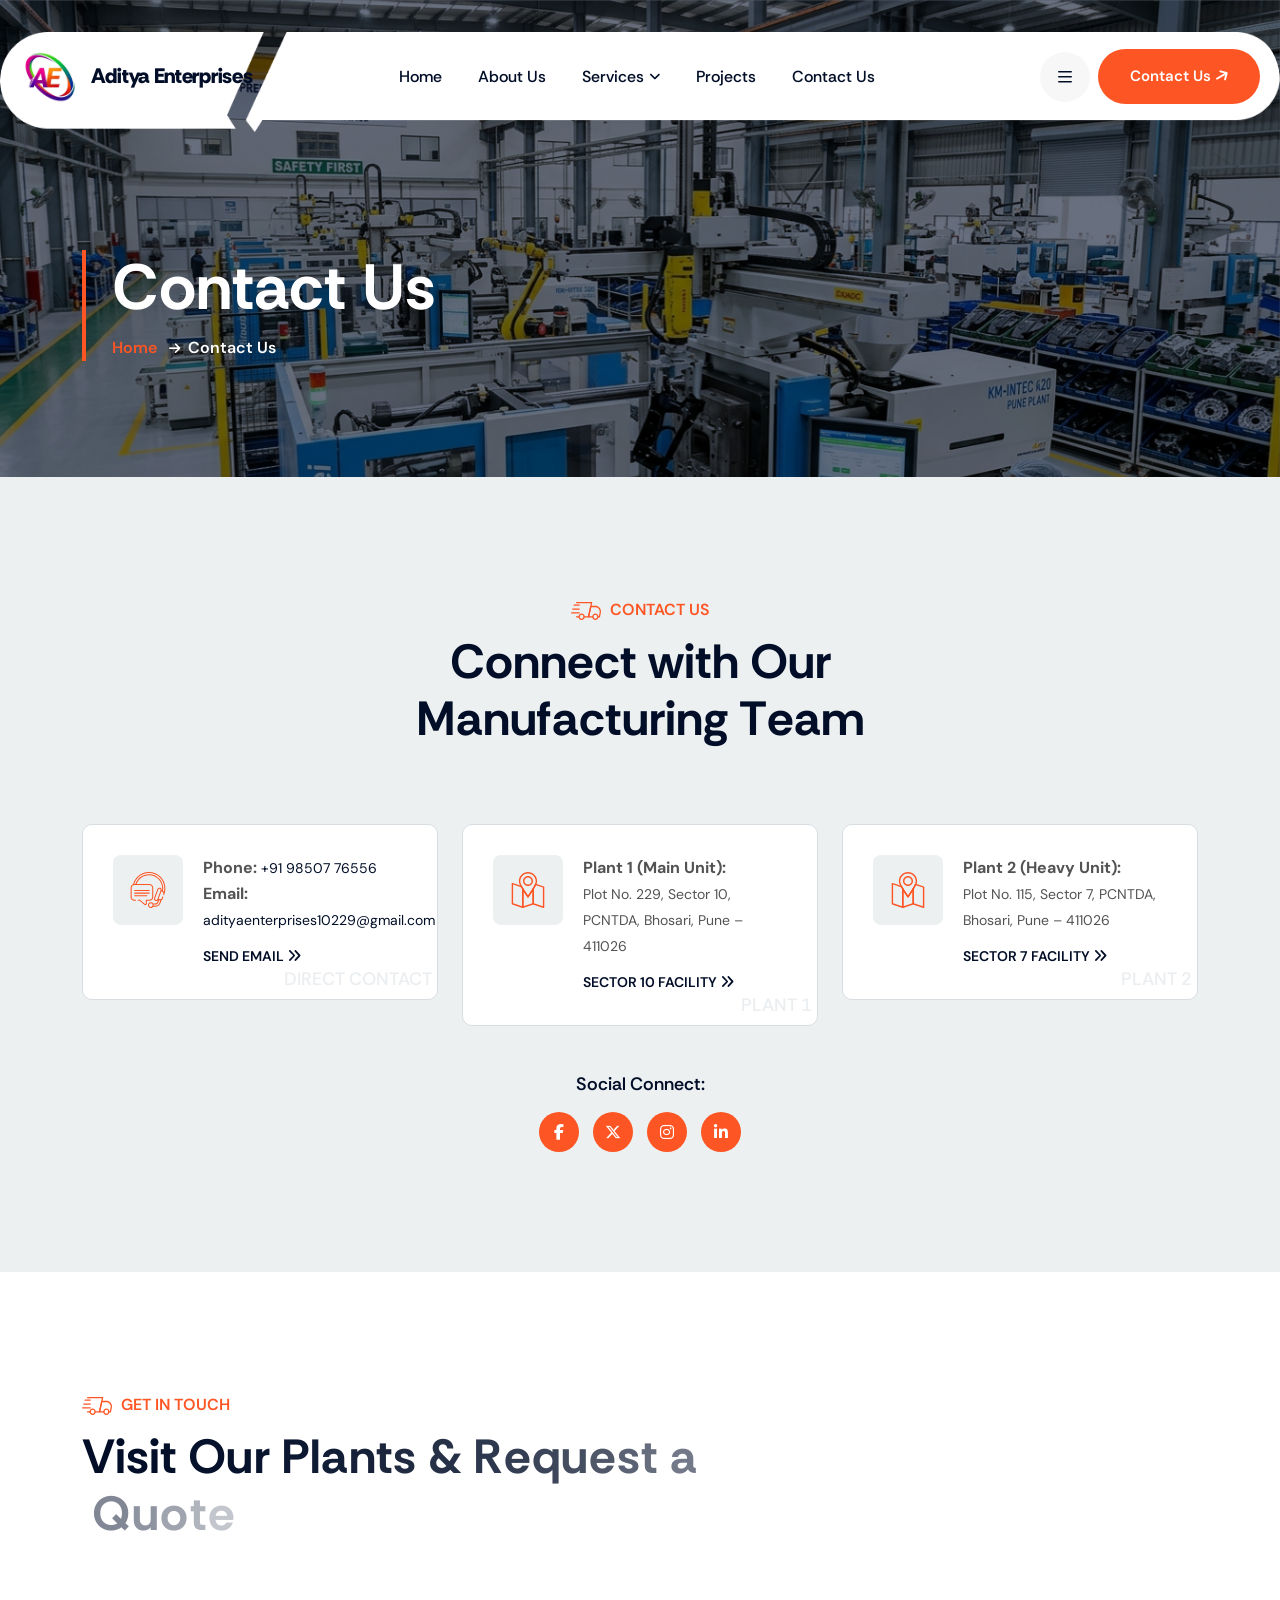
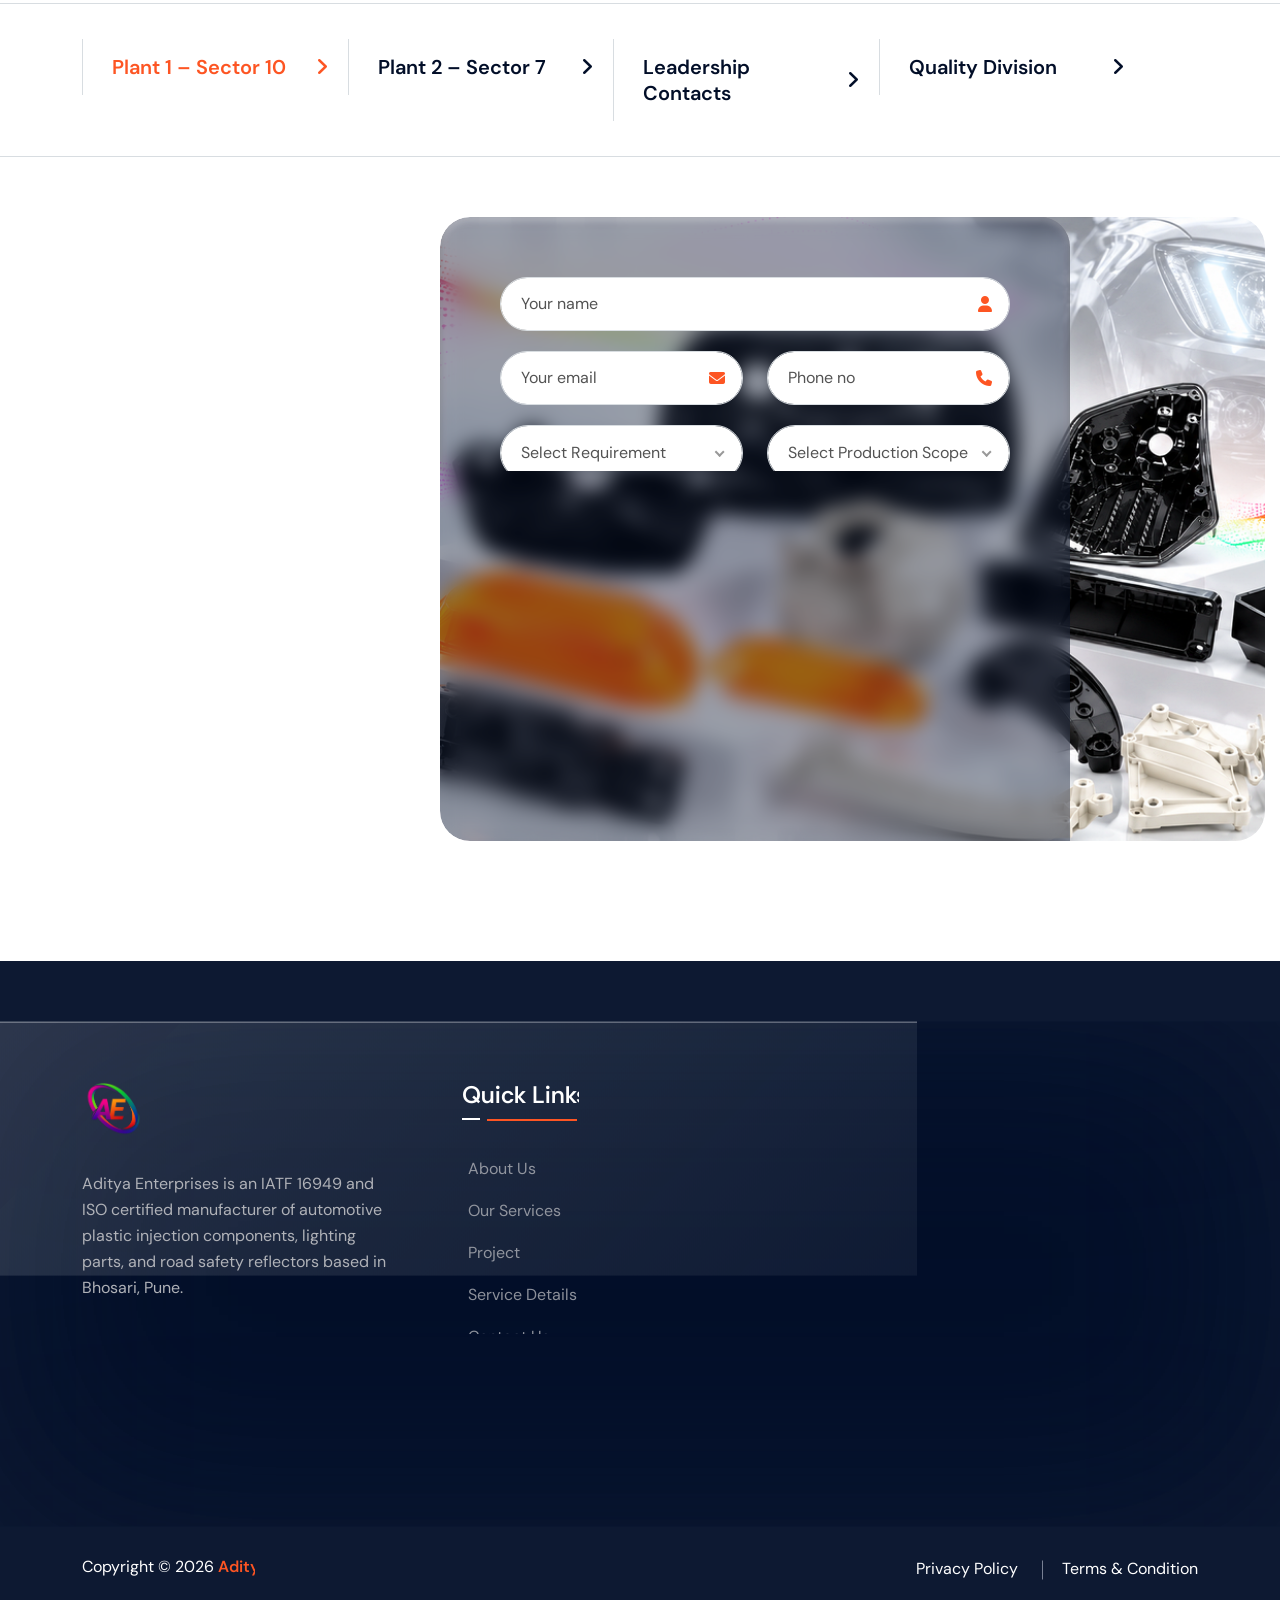
<file: contact.html>
<!DOCTYPE html>
<html lang="zxx">

<head>
    <meta charset="utf-8">
    <meta http-equiv="x-ua-compatible" content="ie=edge">
    <meta name="viewport" content="width=device-width, initial-scale=1, shrink-to-fit=no">
    <meta name="description" content="Contact Aditya Enterprises for plastic injection moulding quotes, automotive lighting components, and road safety reflectors. Plants located in PCNTDA, Bhosari, Pune.">
    <meta name="keywords" content="Contact Aditya Enterprises, Bhosari Pune Plastic Injection Moulding Plant, Automotive Components Manufacturer Phone Email">
    <meta name="author" content="Aditya Enterprises">
    <meta property="og:type" content="website">
    <meta property="og:title" content="Contact Us | Aditya Enterprises Bhosari Pune">
    <meta property="og:description" content="Get in touch with Aditya Enterprises. Plant 1 (Sector 10) & Plant 2 (Sector 7) in PCNTDA Bhosari, Pune. Phone: +91 98507 76556.">
    <meta property="og:image" content="assets/images/logo-transferent.png">
    <meta name="twitter:card" content="summary_large_image">
    <meta name="twitter:title" content="Contact Us | Aditya Enterprises Bhosari Pune">
    <meta name="twitter:description" content="Get in touch with Aditya Enterprises. Plant 1 (Sector 10) & Plant 2 (Sector 7) in PCNTDA Bhosari, Pune. Phone: +91 98507 76556.">
    <title>Contact Us | Aditya Enterprises - Manufacturing Plants Pune</title>
    <link rel="apple-touch-icon" href="assets/images/favicon.png">
    <link rel="shortcut icon" href="assets/images/favicon.ico">
    <!-- Google Fonts -->
    <link rel="preconnect" href="https://fonts.googleapis.com">
    <link rel="preconnect" href="https://fonts.gstatic.com" crossorigin>
    <link href="https://fonts.googleapis.com/css2?family=DM+Sans:ital,opsz,wght@0,9..40,100..1000;1,9..40,100..1000&family=Rethink+Sans:ital,wght@0,400..800;1,400..800&display=swap" rel="stylesheet">
    <!-- CSS Files -->
    <link rel="stylesheet" href="assets/css/bootstrap.min.css">
    <link rel="stylesheet" href="assets/css/fancybox.css">
    <link rel="stylesheet" href="assets/css/swiper-bundle.min.css">
    <link rel="stylesheet" href="https://cdnjs.cloudflare.com/ajax/libs/font-awesome/6.7.2/css/all.min.css">
    <link rel="stylesheet" href="assets/css/jarallax.min.css">
    <link rel="stylesheet" href="assets/css/nice-select.css">
    <!-- Style CSS -->
    <link rel="stylesheet" href="assets/css/style.css">

    <!--[if lt IE 9]>
    <script src="https://oss.maxcdn.com/html5shiv/3.7.2/html5shiv.min.js"></script>
    <script src="https://oss.maxcdn.com/respond/1.4.2/respond.min.js"></script>
    <![endif]-->
</head>

<body>
    <div class="main-overlay"></div>
<!-- Canvas Menu Start -->
    <div class="canvas-menu d-flex flex-column">
        <div class="d-flex justify-content-between w-100 mb-4 align-items-center">
            <!-- Logo Here -->
            <div class="logo">
                <a href="index.html" class="d-inline-flex align-items-center text-decoration-none">
                    <img src="assets/images/logo-transferent.png" alt="Aditya Enterprises Logo">
                    <span class="brand-name ms-2">Aditya Enterprises</span>
                </a>
            </div>
            <!-- Close Button -->
            <button type="button" class="canvas-close" aria-label="Close">
            <svg width="33" height="34" viewBox="0 0 37 38" fill="none" xmlns="http://www.w3.org/2000/svg">
               <path d="M9.19141 9.80762L27.5762 28.1924" stroke="currentColor" stroke-width="1.5"
                  stroke-linecap="round" stroke-linejoin="round"></path>
               <path d="M9.19141 28.1924L27.5762 9.80761" stroke="currentColor" stroke-width="1.5"
                  stroke-linecap="round" stroke-linejoin="round"></path>
            </svg>
         </button>
        </div>
        <p>Aditya Enterprises is a leading manufacturer of high-precision automotive plastic components, lighting assemblies, and durable ABS road safety reflectors with dual manufacturing units in Bhosari, Pune.</p>
        <!-- Vertical Menu Start-->

        <div class="mt-3">
            <h5>Navigation</h5>
            <nav class="mt-4">
                <ul class="vertical-menu">
                    <li><a href="index.html">Home</a></li>
                    <li><a href="about.html">About Us</a></li>
                    <li><a href="services.html">Services</a></li>
                    <li><a href="service/service-single.html">Service Details</a></li>
                    <li><a href="projects.html">Projects</a></li>
                    <li><a href="contact.html">Contact Us</a></li>
                </ul>
            </nav>
        </div>

        <!-- social icons -->
        <div class="social-share null mt-3">
            <a href="#"><i class="fab fa-facebook-f"></i></a>
            <a href="#"><i class="fab fa-x-twitter"></i></a>
            <a href="#"><i class="fab fa-instagram"></i></a>
            <a href="#"><i class="fab fa-pinterest"></i></a>
            <a href="#"><i class="fab fa-linkedin-in"></i></a>
            <a href="#"><i class="fab fa-youtube"></i></a>
        </div>
        <a href="contact.html" class="btn btn-primary mt-5"> Contact Us <i class="fa fa-arrow-right"></i><span></span></a>
    </div>
    <!-- Canvas Menu End -->

    <div class="search-popup offcanvas offcanvas-top" id="offcanvas-search" data-bs-scroll="true">
        <div class="container d-flex flex-row py-5 align-items-center position-relative">
            <button type="button" class="btn-close bg-primary rounded-5" data-bs-dismiss="offcanvas" aria-label="Close"></button>
            <div class="col-lg-9 mx-auto">
                <form class="search-form w-100 mb-5">
                    <input id="search-form" type="text" class="form-control shadow-1" placeholder="Type keyword and hit enter">
                </form>

            </div>
        </div>
    </div>
    <!-- Header Start -->
    <header class="header header-default">
        <div class="sticky-height"></div>
        <div class="header-wrapper">
            <!-- Navigation Menu Start -->
            <div class="header-nav-wrapper header-sticky">
                <nav class="navbar navbar-expand-xl">
                    <div class="container">
                        <a href="index.html" class="navbar-brand">
                            <img src="assets/images/logo-transferent.png" alt="Aditya Enterprises Logo" class="img-fluid">
                            <span class="brand-name">Aditya Enterprises</span>
                        </a>
                        <button class="navbar-toggler offcanvas-nav-btn" type="button">
                     Menu <svg xmlns="http://www.w3.org/2000/svg" width="14" height="12" fill="none"
                        viewBox="0 0 14 12">
                        <path fill="#020e28"
                           d="M0 .75Q.063.063.75 0h12.5q.687.063.75.75-.063.687-.75.75H.75Q.063 1.437 0 .75m0 5Q.063 5.063.75 5h12.5q.687.063.75.75-.063.687-.75.75H.75Q.063 6.437 0 5.75m13.25 5.75H.75q-.687-.063-.75-.75.063-.687.75-.75h12.5q.687.063.75.75-.063.687-.75.75" />
                     </svg>
                  </button>
                        <div class="nav-cta d-none d-md-flex order-lg-3">
                            <div class="d-flex align-items-center justify-content-between gap-2">
                                <button class="burger-menu icon-lg bg-light rounded-circle">
                           <svg xmlns="http://www.w3.org/2000/svg" width="14" height="12" fill="none"
                              viewBox="0 0 14 12">
                              <path fill="#020e28"
                                 d="M0 .75Q.063.063.75 0h12.5q.687.063.75.75-.063.687-.75.75H.75Q.063 1.437 0 .75m0 5Q.063 5.063.75 5h12.5q.687.063.75.75-.063.687-.75.75H.75Q.063 6.437 0 5.75m13.25 5.75H.75q-.687-.063-.75-.75.063-.687.75-.75h12.5q.687.063.75.75-.063.687-.75.75" />
                           </svg>
                        </button>
                                <a href="contact.html" class="btn btn-primary"> Contact Us <i
                              class="fa fa-arrow-right"></i><span></span>
                        </a>

                            </div>
                        </div>
                        <div class="offcanvas offcanvas-start offcanvas-nav">
                            <div class="offcanvas-header">
                                <a href="index.html" class="text-inverse d-inline-flex align-items-center"><img src="assets/images/logo-transferent.png" alt="Aditya Enterprises Logo"><span class="brand-name ms-2">Aditya Enterprises</span></a>
                                <button type="button" class="btn-close bg-primary" data-bs-dismiss="offcanvas" aria-label="Close"></button>
                            </div>

                            <div class="offcanvas-body pt-0 align-items-center justify-content-between">
                                <ul class="navbar-nav mx-auto align-items-lg-center">
                                    <li class="nav-item">
                                        <a class="nav-link" href="index.html">Home</a>
                                    </li>
                                    <li class="nav-item">
                                        <a class="nav-link" href="about.html">About Us</a>
                                    </li>
                                    <li class="nav-item dropdown">
                                        <a class="nav-link dropdown-toggle" href="services.html" role="button" data-bs-toggle="dropdown" aria-expanded="false">Services</a>
                                        <ul class="dropdown-menu">
                                            <li><a class="dropdown-item" href="services.html">Our Services</a></li>
                                            <li><a class="dropdown-item" href="service/service-details/plastic-injection-moulding.html">Plastic Injection Moulding</a></li>
                                            <li><a class="dropdown-item" href="service/service-details/automotive-plastic-components.html">Automotive Plastic Components</a></li>
                                            <li><a class="dropdown-item" href="service/service-details/automotive-lighting-components.html">Automotive Lighting Components</a></li>
                                            <li><a class="dropdown-item" href="service/service-details/road-safety-reflectors.html">Road Safety Reflectors</a></li>
                                            <li><a class="dropdown-item" href="service/service-details/tractor-lighting-components.html">Tractor Lighting Components</a></li>
                                            <li><a class="dropdown-item" href="service/service-details/two-wheeler-lighting-components.html">Two-Wheeler Lighting Components</a></li>
                                            <li><a class="dropdown-item" href="service/service-details/large-plastic-components.html">Large Plastic Components (550T–750T)</a></li>
                                            <li><a class="dropdown-item" href="service/service-details/plastic-injection-moulding-sub-assembly.html">Plastic Sub-Assembly &amp; Welding</a></li>
                                        </ul>
                                    </li>
                                    <li class="nav-item">
                                        <a class="nav-link" href="projects.html">Projects</a>
                                    </li>
                                    <li class="nav-item">
                                        <a class="nav-link" href="contact.html">Contact Us</a>
                                    </li>
                                </ul>

                            </div>
                        </div>
                    </div>
                </nav>
            </div>
        </div>
    </header>
    <!-- Header End -->

    <!-- Promo Section Start -->
    <section class="promo-sec bg-cover jarallax" data-jarallax data-speed=".4">
        <img src="assets/images/serv1.png" alt="Contact Aditya Enterprises" class="jarallax-img">
        <div class="parallax-overly"></div>
        <div class="container">
            <div class="row">
                <div class="col-lg-12">
                    <div class="promo-wrap">
                        <h1 class="display-2 text-info">Contact Us</h1>
                        <nav aria-label="breadcrumb">
                            <ol class="breadcrumb">
                                <li class="breadcrumb-item">
                                    <a href="index.html">Home</a>
                                </li>
                                <li class="breadcrumb-item active" aria-current="page">Contact Us</li>
                            </ol>
                        </nav>
                    </div>
                </div>
            </div>
        </div>
    </section>
    <!-- Promo Section End -->

    <section class="contact-widgets bg-shade sec-padding">
        <div class="container">
            <div class="sec-intro mx-auto text-center">
                <span class="sub-title fadeInUp">
               <svg xmlns="http://www.w3.org/2000/svg" width="30" height="18" fill="none" viewBox="0 0 30 18">
                  <path fill="#fd5523"
                     d="M8.125 15.429h-2.5a.62.62 0 0 1-.442-.189.65.65 0 0 1 0-.909.62.62 0 0 1 .442-.188h2.5c.166 0 .325.068.442.188a.65.65 0 0 1 0 .91.62.62 0 0 1-.442.188m20.313 0h-1.563a.62.62 0 0 1-.442-.189.65.65 0 0 1 0-.909.62.62 0 0 1 .442-.188h1.044l.842-4.618c-.011-2.364-1.973-4.382-4.386-4.382h-4.104l-1.989 9h3.593c.166 0 .325.068.442.188a.653.653 0 0 1 0 .91.62.62 0 0 1-.442.188H17.5a.61.61 0 0 1-.488-.242.65.65 0 0 1-.122-.543L19.162 4.36a.65.65 0 0 1 .22-.361.6.6 0 0 1 .39-.14h4.603C27.476 3.857 30 6.452 30 9.642l-.949 5.261a.65.65 0 0 1-.214.377.6.6 0 0 1-.4.148" />
                  <path fill="#fd5523"
                     d="M24.375 18c-1.722 0-3.125-1.441-3.125-3.214s1.403-3.215 3.125-3.215c1.723 0 3.125 1.442 3.125 3.215S26.098 18 24.375 18m0-5.143c-1.034 0-1.875.866-1.875 1.929s.841 1.928 1.875 1.928 1.875-.865 1.875-1.928-.841-1.929-1.875-1.929M10.625 18C8.903 18 7.5 16.559 7.5 14.786s1.403-3.215 3.125-3.215c1.723 0 3.125 1.442 3.125 3.215S12.348 18 10.625 18m0-5.143c-1.034 0-1.875.866-1.875 1.929s.841 1.928 1.875 1.928 1.875-.865 1.875-1.928c0-1.064-.841-1.929-1.875-1.929m-2.5-9h-5a.62.62 0 0 1-.442-.188.65.65 0 0 1 0-.91.62.62 0 0 1 .442-.188h5c.166 0 .325.068.442.189a.65.65 0 0 1 0 .909.62.62 0 0 1-.442.188m0 3.857h-6.25a.62.62 0 0 1-.442-.188.65.65 0 0 1 0-.91.62.62 0 0 1 .442-.187h6.25c.166 0 .325.067.442.188a.65.65 0 0 1 0 .909.62.62 0 0 1-.442.188m0 3.857h-7.5a.62.62 0 0 1-.442-.188.65.65 0 0 1 0-.909.62.62 0 0 1 .442-.188h7.5c.166 0 .325.067.442.188a.65.65 0 0 1 0 .91.62.62 0 0 1-.442.187" />
                  <path fill="#fd5523"
                     d="M17.5 15.429h-4.375a.62.62 0 0 1-.442-.189.65.65 0 0 1 0-.909.62.62 0 0 1 .442-.188H17l2.84-12.857H5.625a.62.62 0 0 1-.442-.189.65.65 0 0 1 0-.909A.62.62 0 0 1 5.625 0h15a.61.61 0 0 1 .488.241.65.65 0 0 1 .122.543L18.11 14.927a.65.65 0 0 1-.22.36.6.6 0 0 1-.39.142" />
               </svg>
               Contact Us</span>
                <h2 class="sec-title">Connect with Our Manufacturing Team</h2>
            </div>
            <div class="row pt-3">
                <div class="col-lg-4">
                    <div class="contact-card d-flex">
                        <span class="icon bg-shade rounded-3">
                     <img src="assets/images/icons/headphone.svg" alt="Phone">
                  </span>
                        <div class="contact-info">
                            <ul>
                                <li><strong>Phone:</strong> <a href="tel:+919850776556">+91 98507 76556</a></li>
                                <li><strong>Email:</strong> <a href="mailto:adityaenterprises10229@gmail.com">adityaenterprises10229@gmail.com</a>
                                </li>
                            </ul>
                            <a href="mailto:adityaenterprises10229@gmail.com" class="ct-url">Send Email <i class="fa-solid fa-angles-right"></i></a>
                        </div>
                        <h4 class="card-meta"> DIRECT CONTACT</h4>
                    </div>
                </div>
                <div class="col-lg-4">
                    <div class="contact-card d-flex">
                        <span class="icon bg-shade rounded-3">
                     <img src="assets/images/icons/locate.svg" alt="Plant 1">
                  </span>
                        <div class="contact-info">
                            <ul>
                                <li><strong>Plant 1 (Main Unit):</strong></li>
                                <li>Plot No. 229, Sector 10, PCNTDA, Bhosari, Pune – 411026
                                </li>
                            </ul>
                            <a href="#map-section" class="ct-url">Sector 10 Facility <i class="fa-solid fa-angles-right"></i></a>
                        </div>
                        <h4 class="card-meta"> PLANT 1</h4>
                    </div>
                </div>
                <div class="col-lg-4">
                    <div class="contact-card d-flex">
                        <span class="icon bg-shade rounded-3">
                     <img src="assets/images/icons/locate.svg" alt="Plant 2">
                  </span>
                        <div class="contact-info">
                            <ul>
                                <li><strong>Plant 2 (Heavy Unit):</strong></li>
                                <li>Plot No. 115, Sector 7, PCNTDA, Bhosari, Pune – 411026
                                </li>
                            </ul>
                            <a href="#map-section" class="ct-url">Sector 7 Facility <i class="fa-solid fa-angles-right"></i></a>
                        </div>
                        <h4 class="card-meta"> PLANT 2</h4>
                    </div>
                </div>
                <div class="col-lg-12 mt-5 text-center">
                    <h6>Social Connect:</h6>
                    <div class="social-share mt-3">
                        <a href="#"><i class="fa-brands fa-facebook-f"></i></a>
                        <a href="#"><i class="fa-brands fa-x-twitter"></i></a>
                        <a href="#"><i class="fa-brands fa-instagram"></i></a>
                        <a href="#"><i class="fa-brands fa-linkedin-in"></i></a>
                    </div>
                </div>
            </div>
        </div>
    </section>
    <section class="contact-sec sec-padding">
        <div class="container">
            <div class="sec-intro">
                <span class="sub-title fadeInUp">
               <svg xmlns="http://www.w3.org/2000/svg" width="30" height="18" fill="none" viewBox="0 0 30 18">
                  <path fill="#fd5523"
                     d="M8.125 15.429h-2.5a.62.62 0 0 1-.442-.189.65.65 0 0 1 0-.909.62.62 0 0 1 .442-.188h2.5c.166 0 .325.068.442.188a.65.65 0 0 1 0 .91.62.62 0 0 1-.442.188m20.313 0h-1.563a.62.62 0 0 1-.442-.189.65.65 0 0 1 0-.909.62.62 0 0 1 .442-.188h1.044l.842-4.618c-.011-2.364-1.973-4.382-4.386-4.382h-4.104l-1.989 9h3.593c.166 0 .325.068.442.188a.653.653 0 0 1 0 .91.62.62 0 0 1-.442.188H17.5a.61.61 0 0 1-.488-.242.65.65 0 0 1-.122-.543L19.162 4.36a.65.65 0 0 1 .22-.361.6.6 0 0 1 .39-.14h4.603C27.476 3.857 30 6.452 30 9.642l-.949 5.261a.65.65 0 0 1-.214.377.6.6 0 0 1-.4.148" />
                  <path fill="#fd5523"
                     d="M24.375 18c-1.722 0-3.125-1.441-3.125-3.214s1.403-3.215 3.125-3.215c1.723 0 3.125 1.442 3.125 3.215S26.098 18 24.375 18m0-5.143c-1.034 0-1.875.866-1.875 1.929s.841 1.928 1.875 1.928 1.875-.865 1.875-1.928-.841-1.929-1.875-1.929M10.625 18C8.903 18 7.5 16.559 7.5 14.786s1.403-3.215 3.125-3.215c1.723 0 3.125 1.442 3.125 3.215S12.348 18 10.625 18m0-5.143c-1.034 0-1.875.866-1.875 1.929s.841 1.928 1.875 1.928 1.875-.865 1.875-1.928c0-1.064-.841-1.929-1.875-1.929m-2.5-9h-5a.62.62 0 0 1-.442-.188.65.65 0 0 1 0-.91.62.62 0 0 1 .442-.188h5c.166 0 .325.068.442.189a.65.65 0 0 1 0 .909.62.62 0 0 1-.442.188m0 3.857h-6.25a.62.62 0 0 1-.442-.188.65.65 0 0 1 0-.91.62.62 0 0 1 .442-.187h6.25c.166 0 .325.067.442.188a.65.65 0 0 1 0 .909.62.62 0 0 1-.442.188m0 3.857h-7.5a.62.62 0 0 1-.442-.188.65.65 0 0 1 0-.909.62.62 0 0 1 .442-.188h7.5c.166 0 .325.067.442.188a.65.65 0 0 1 0 .91.62.62 0 0 1-.442.187" />
                  <path fill="#fd5523"
                     d="M17.5 15.429h-4.375a.62.62 0 0 1-.442-.189.65.65 0 0 1 0-.909.62.62 0 0 1 .442-.188H17l2.84-12.857H5.625a.62.62 0 0 1-.442-.189.65.65 0 0 1 0-.909A.62.62 0 0 1 5.625 0h15a.61.61 0 0 1 .488.241.65.65 0 0 1 .122.543L18.11 14.927a.65.65 0 0 1-.22.36.6.6 0 0 1-.39.142" />
               </svg>
               Get In Touch</span>
                <h2 class="sec-title">Visit Our Plants &amp; Request a Quote</h2>
            </div>
            <div class="contact-tabs">
                <ul class="nav nav-tabs" id="myTab" role="tablist">
                    <li class="nav-item" role="presentation">
                        <button class="nav-link active" id="hongkong-tab" data-bs-toggle="tab" data-bs-target="#hongkong-tab-pane" type="button" role="tab" aria-controls="hongkong-tab-pane" aria-selected="true">
                     Plant 1 – Sector 10
                     <i class="fa fa-angle-right"></i>
                  </button>
                    </li>
                    <li class="nav-item" role="presentation">
                        <button class="nav-link" id="singapur-tab" data-bs-toggle="tab" data-bs-target="#singapur-tab-pane" type="button" role="tab" aria-controls="singapur-tab-pane" aria-selected="false" tabindex="-1">
                     Plant 2 – Sector 7
                     <i class="fa fa-angle-right"></i></button>
                    </li>
                    <li class="nav-item" role="presentation">
                        <button class="nav-link" id="swiz-tab" data-bs-toggle="tab" data-bs-target="#swiz-tab-pane" type="button" role="tab" aria-controls="swiz-tab-pane" aria-selected="false" tabindex="-1">
                     Leadership Contacts <i class="fa fa-angle-right"></i></button>
                    </li>
                    <li class="nav-item" role="presentation">
                        <button class="nav-link" id="nyork-tab" data-bs-toggle="tab" data-bs-target="#nyork-tab-pane" type="button" role="tab" aria-controls="nyork-tab-pane" aria-selected="false" tabindex="-1">
                     Quality Division <i class="fa fa-angle-right"></i></button>
                    </li>
                </ul>
            </div>
            <!-- Event Tabs End -->
        </div>
        <div class="container-fluid">
            <div class="row contact-form-wrap">
                <div class="col-lg-4">
                    <div id="myTabContent" class="tab-content">
                        <div class="tab-pane fade show active" id="hongkong-tab-pane" role="tabpanel" aria-labelledby="hongkong-tab" tabindex="0">
                           <iframe src="https://www.google.com/maps/embed?pb=!1m18!1m12!1m3!1d37746.66312626904!2d73.77449646548905!3d18.60951860182825!2m3!1f0!2f0!3f0!3m2!1i1024!2i768!4f13.1!3m3!1m2!1s0x3bc2b80bffdfa421%3A0xffd96e74efb3e4e0!2sAditya%20Enterprises!5e1!3m2!1sen!2sin!4v1791535784081!5m2!1sen!2sin" width="800" height="600" style="border:0;" allowfullscreen="" loading="lazy" referrerpolicy="strict-origin-when-cross-origin"></iframe>
                        </div>
                        <div class="tab-pane fade" id="singapur-tab-pane" role="tabpanel" aria-labelledby="singapur-tab" tabindex="0">
                           <iframe src="https://www.google.com/maps/embed?pb=!1m18!1m12!1m3!1d37746.66312626904!2d73.77449646548905!3d18.60951860182825!2m3!1f0!2f0!3f0!3m2!1i1024!2i768!4f13.1!3m3!1m2!1s0x3bc2b80bffdfa421%3A0xffd96e74efb3e4e0!2sAditya%20Enterprises!5e1!3m2!1sen!2sin!4v1791535784081!5m2!1sen!2sin" width="800" height="600" style="border:0;" allowfullscreen="" loading="lazy" referrerpolicy="strict-origin-when-cross-origin"></iframe>
                        </div>
                        <div class="tab-pane fade" id="swiz-tab-pane" role="tabpanel" aria-labelledby="swiz-tab" tabindex="0">
                           <iframe src="https://www.google.com/maps/embed?pb=!1m18!1m12!1m3!1d37746.66312626904!2d73.77449646548905!3d18.60951860182825!2m3!1f0!2f0!3f0!3m2!1i1024!2i768!4f13.1!3m3!1m2!1s0x3bc2b80bffdfa421%3A0xffd96e74efb3e4e0!2sAditya%20Enterprises!5e1!3m2!1sen!2sin!4v1791535784081!5m2!1sen!2sin" width="800" height="600" style="border:0;" allowfullscreen="" loading="lazy" referrerpolicy="strict-origin-when-cross-origin"></iframe>
                        </div>
                        <div class="tab-pane fade" id="nyork-tab-pane" role="tabpanel" aria-labelledby="nyork-tab" tabindex="0">
                           <iframe src="https://www.google.com/maps/embed?pb=!1m18!1m12!1m3!1d37746.66312626904!2d73.77449646548905!3d18.60951860182825!2m3!1f0!2f0!3f0!3m2!1i1024!2i768!4f13.1!3m3!1m2!1s0x3bc2b80bffdfa421%3A0xffd96e74efb3e4e0!2sAditya%20Enterprises!5e1!3m2!1sen!2sin!4v1791535784081!5m2!1sen!2sin" width="800" height="600" style="border:0;" allowfullscreen="" loading="lazy" referrerpolicy="strict-origin-when-cross-origin"></iframe>
                        </div>
                    </div>
                    <!-- Tab Content End -->
                </div>
                <div class="col-lg-8">
                    <div class="contact-form round" style="background: url('assets/images/choose-img.png') no-repeat center center / cover; position: relative; overflow: hidden;">
                        <div class="form-inner round">
                            <form id="ajax-contact" method="post" action="mailer.php">
                                <div class="row">
                                    <!-- Full Name -->
                                    <div class="form-group col-lg-12">
                                        <input type="text" id="name" name="name" class="form-control" placeholder="Your name" required>
                                        <i class="fa fa-user"></i>
                                    </div>

                                    <!-- Email -->
                                    <div class="form-group col-lg-6">
                                        <input type="email" id="email" name="email" class="form-control" placeholder="Your email" required>
                                        <i class="fa fa-envelope"></i>
                                    </div>

                                    <!-- Phone -->
                                    <div class="form-group col-lg-6">
                                        <input type="text" id="phone" name="phone" class="form-control" placeholder="Phone no" required>
                                        <i class="fa fa-phone"></i>
                                    </div>

                                    <!-- Service Requirement -->
                                    <div class="form-group col-lg-6">
                                        <select class="form-control tv-select" id="ftype" name="ftype" required>
                                            <option value="">Select Requirement</option>
                                            <option value="Plastic Injection Moulding">Plastic Injection Moulding (150T–750T)</option>
                                            <option value="Automotive Lighting Parts">Automotive Lighting Assemblies</option>
                                            <option value="Road Safety Reflectors">Road Safety Reflectors (50T RPM)</option>
                                            <option value="Tractor Components">Tractor &amp; Agricultural Components</option>
                                            <option value="Sub-Assembly & Welding">Sub-Assembly &amp; Ultrasonic Welding</option>
                                        </select>
                                    </div>

                                    <!-- Production Scope -->
                                    <div class="form-group col-lg-6">
                                        <select class="form-control tv-select" id="wight" name="wight" required>
                                            <option value="">Select Production Scope</option>
                                            <option value="Tooling & Prototyping">Tooling &amp; Prototyping</option>
                                            <option value="Batch Production">Batch Production Run</option>
                                            <option value="High-Volume OEM Supply">High-Volume OEM Supply</option>
                                            <option value="Annual Contract Manufacturing">Annual Contract Manufacturing</option>
                                        </select>
                                    </div>

                                    <!-- Message -->
                                    <div class="form-group col-lg-12 top-0">
                                        <textarea id="message" name="message" class="form-control" placeholder="Message" rows="6"></textarea>
                                        <i class="fa fa-pen"></i>
                                    </div>

                                    <!-- Submit Button -->
                                    <div class="col-12 mt-3">
                                        <button type="submit" class="btn btn-primary w-100">
                                 Submit Request <i class="fa fa-arrow-right"></i>
                              </button>
                                    </div>

                                    <!-- AJAX Response Message -->
                                    <div class="col-12 mt-3">
                                        <div id="form-messages"></div>
                                    </div>

                                </div>
                            </form>


                        </div>
                    </div>
                </div>
            </div>
        </div>
    </section>

    <!-- Footer Start -->
    <footer class="footer bg-cover jarallax" data-jarallax data-speed=".2">
        <img src="assets/images/aerial-view-factory-trucks-parked-near-warehouse-daytime.jpg" alt="Aerial view factory trucks parked near warehouse" class="jarallax-img">
        <div class="parallax-overly"></div>
        <div class="container">
            <div class="row footer-widgets">
                <div class="col-lg-4 col-sm-6 mb-5 mb-lg-0">
                    <div class="footer-widget about-footer">
                        <div class="f-logo">
                            <a href="index.html"><img src="assets/images/logo-transferent.png" alt="Aditya Enterprises Logo"></a>
                        </div>
                        <p>Aditya Enterprises is an IATF 16949 and ISO certified manufacturer of automotive plastic injection components, lighting parts, and road safety reflectors based in Bhosari, Pune.</p>
                        <div class="social-share">
                            <a href="#"><i class="fab fa-facebook-f"></i></a>
                            <a href="#"><i class="fab fa-x-twitter"></i></a>
                            <a href="#"><i class="fab fa-instagram"></i></a>
                            <a href="#"><i class="fab fa-linkedin-in"></i></a>
                        </div>

                    </div>
                </div>
                <div class="col-lg-2 col-sm-4 offset-sm-1 offset-lg-0">
                    <div class="footer-widget">
                        <h3 class="widget-title">Quick Links</h3>
                        <ul>
                            <li><a href="about.html">About Us</a></li>
                            <li><a href="services.html">Our Services</a></li>
                            <li><a href="projects.html">Project</a></li>
                            <li><a href="service/service-single.html">Service Details</a></li>
                            
                            <li><a href="contact.html">Contact Us</a></li>
                        </ul>
                    </div>
                </div>

                <div class="col-lg-3 ps-lg-5 col-sm-6">
                    <div class="footer-widget">
                        <h3 class="widget-title">Our Services</h3>
                        <ul>
                            <li><a href="service/service-details/plastic-injection-moulding.html">Plastic Injection Moulding</a></li>
                            <li><a href="service/service-details/automotive-plastic-components.html">Automotive Plastic Parts</a></li>
                            <li><a href="service/service-details/automotive-lighting-components.html">Automotive Lighting Parts</a></li>
                            <li><a href="service/service-details/road-safety-reflectors.html">Road Safety Reflectors</a></li>
                            <li><a href="service/service-details/tractor-lighting-components.html">Tractor Lighting Parts</a></li>
                            <li><a href="service/service-details/two-wheeler-lighting-components.html">Two-Wheeler Lighting</a></li>
                            <li><a href="service/service-details/large-plastic-components.html">Large Plastic Parts</a></li>
                            <li><a href="service/service-details/plastic-injection-moulding-sub-assembly.html">Plastic Sub-Assembly</a></li>
                        </ul>
                    </div>
                </div>

                <div class="col-lg-3 col-sm-4 offset-sm-1 offset-lg-0">
                    <div class="footer-widget contact-widget">
                        <h3 class="widget-title">Contact &amp; Location</h3>
                        <div class="opening-inner">
                            <div class="d-flex align-items-start mb-2 gap-2">
                                <span class="text-white-50 text-nowrap"><i class="fa fa-map-marker-alt text-primary me-2"></i>Plant 1:</span>
                                <span class="text-white">Plot No. 229, Sec 10, Bhosari, Pune</span>
                            </div>
                            <div class="d-flex align-items-start mb-2 gap-2">
                                <span class="text-white-50 text-nowrap"><i class="fa fa-map-marker-alt text-primary me-2"></i>Plant 2:</span>
                                <span class="text-white">Plot No. 115, Sec 7, Bhosari, Pune</span>
                            </div>
                            <div class="d-flex align-items-center mb-2 gap-2">
                                <span class="text-white-50 text-nowrap"><i class="fa fa-phone text-primary me-2"></i>Phone:</span>
                                <a href="tel:+919850776556" class="text-white text-decoration-none">+91 98507 76556</a>
                            </div>
                            <div class="d-flex align-items-center mb-2 gap-2">
                                <span class="text-white-50 text-nowrap"><i class="fa fa-envelope text-primary me-2"></i>Email:</span>
                                <a href="mailto:adityaenterprises10229@gmail.com" class="text-white text-decoration-none text-break">adityaenterprises10229@gmail.com</a>
                            </div>
                        </div>
                        <a href="contact.html" class="btn btn-info btn-xs mt-4">Contact Us <span></span></a>
                    </div>
                </div>
            </div>
        </div>
        <div class="footer-bottom">
            <div class="container">
                <div class="d-flex flex-wrap justify-content-between align-items-center">
                    <p class="text-info copy-right mb-0 order-2 order-md-1 d-flex flex-wrap align-items-center gap-2">
                        <span>Copyright &copy; 2026 <a href="index.html">Aditya Enterprises</a>. All Rights Reserved.</span>
                        <span class="d-inline-flex align-items-center gap-2 ms-md-2 ps-md-2 border-start border-secondary">
                            Design &amp; Developed By
                            <img src="assets/office-logo-footer.png" alt="Company Logo" style="height: 24px; width: auto; vertical-align: middle; object-fit: contain;">
                        </span>
                    </p>
                    <nav class="footer-nav order-1 order-md-2">
                        <ul>
                            <li><a href="#">Privacy Policy </a></li>
                            <li><a href="#">Terms & Condition</a></li>
                        </ul>
                    </nav>
                </div>
            </div>
        </div>
    </footer>
    <!-- Footer End -->

    <!-- Scroll Top -->
    <div class="scroll-top">
        <svg class="progress-circle svg-content" height="100%" viewBox="-1 -1 102 102" width="100%">
         <path d="M50,1 a49,49 0 0,1 0,98 a49,49 0 0,1 0,-98" fill="none" stroke="black" stroke-width="2">
         </path>
      </svg>
    </div>


    <!--Javascript
========================================================-->
    <script src="assets/js/jquery-3.7.1.min.js"></script>
    <script src="assets/js/bootstrap.bundle.min.js"></script>
    <script src="assets/js/swiper-bundle.min.js"></script>
    <script src="assets/js/lenis.min.js"></script>
    <script src="assets/js/jarallax.min.js"></script>
    <script src="assets/js/gsap.min.js"></script>
    <script src="assets/js/ScrollTrigger.min.js"></script>
    <script src="assets/js/SplitText.js"></script>
    <script src="assets/js/fancybox.umd.js"></script>
    <script src="assets/js/isotope.pkgd.min.js"></script>
    <script src="assets/js/purecounter.js"></script>
    <script src="assets/js/jquery.marquee.min.js"></script>
    <script src="assets/js/jquery.nice-select.min.js"></script>
    <script src="assets/js/jquery.timepicker.min.js"></script>
    <script src="assets/js/bootstrap-datepicker.js"></script>
    <script src="assets/js/form.js"></script>
    <script src="assets/js/custom.js"></script>

</body>

</html>
</file>
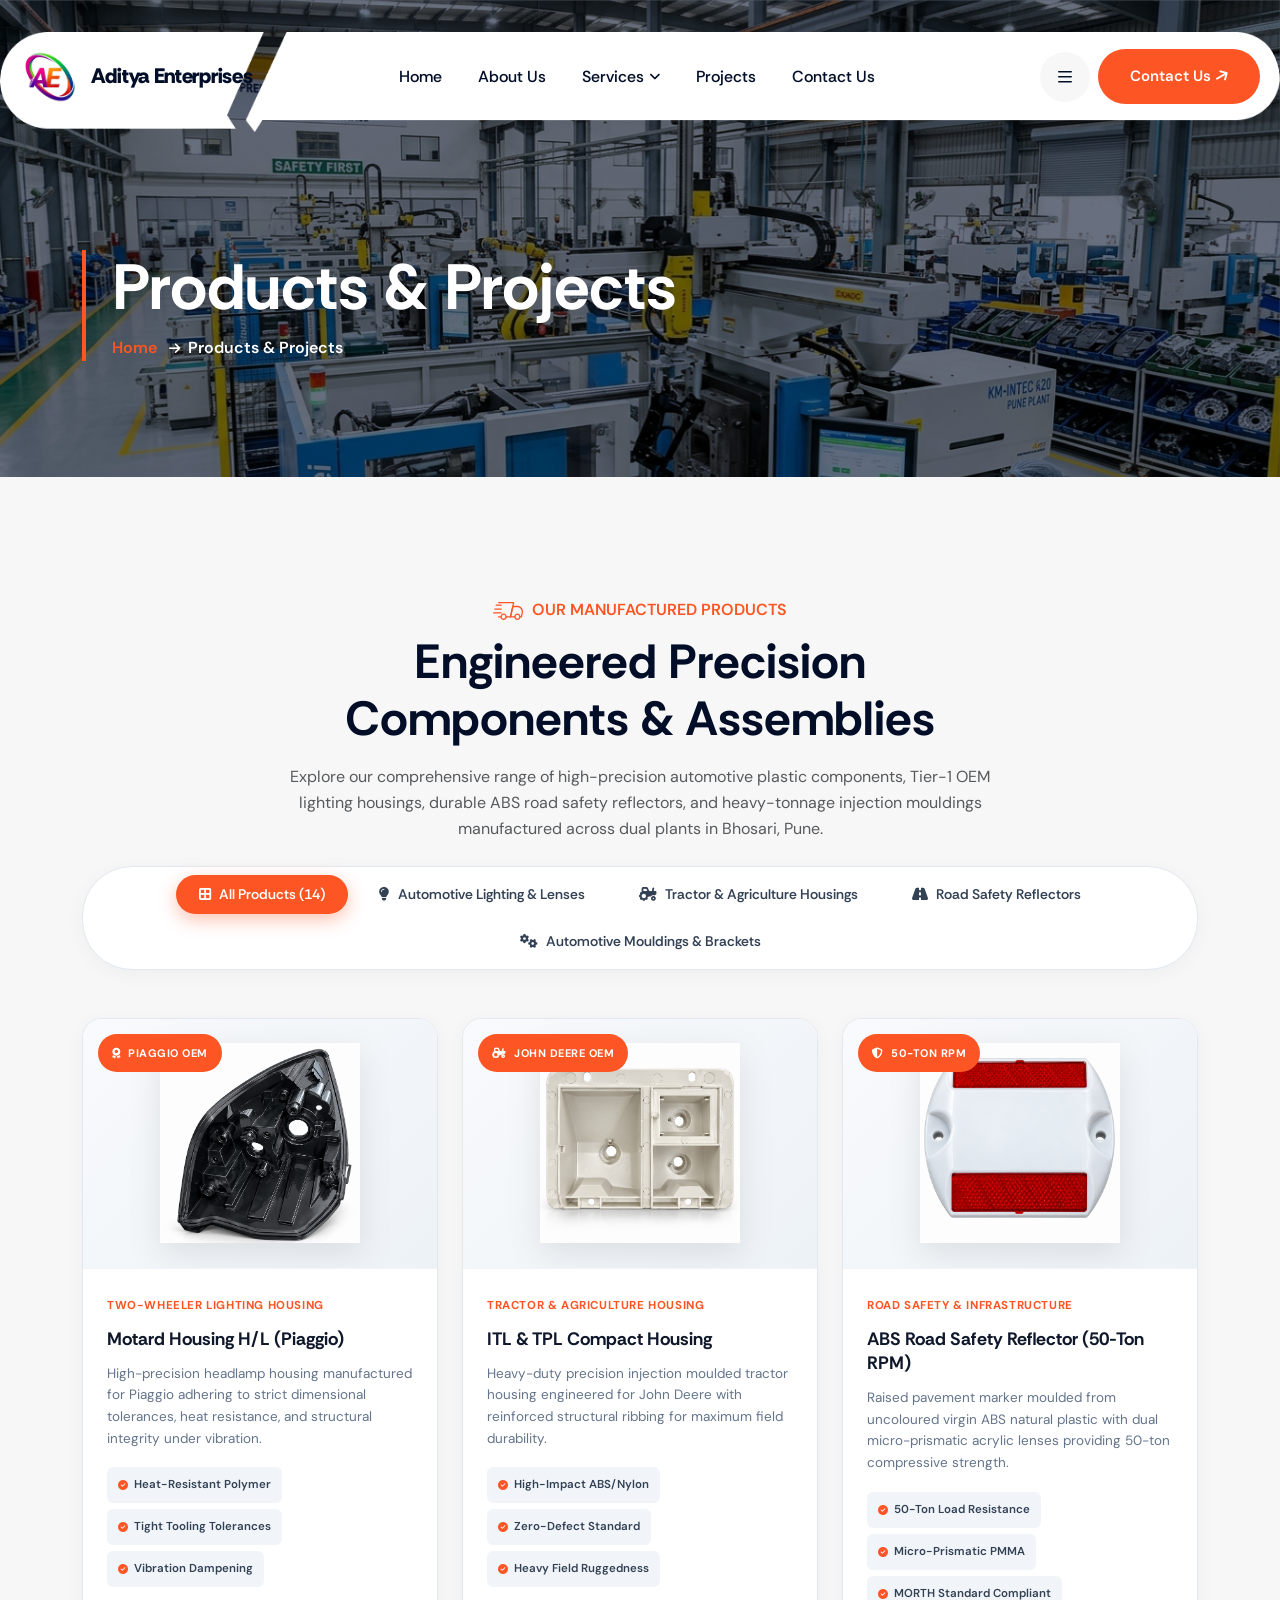
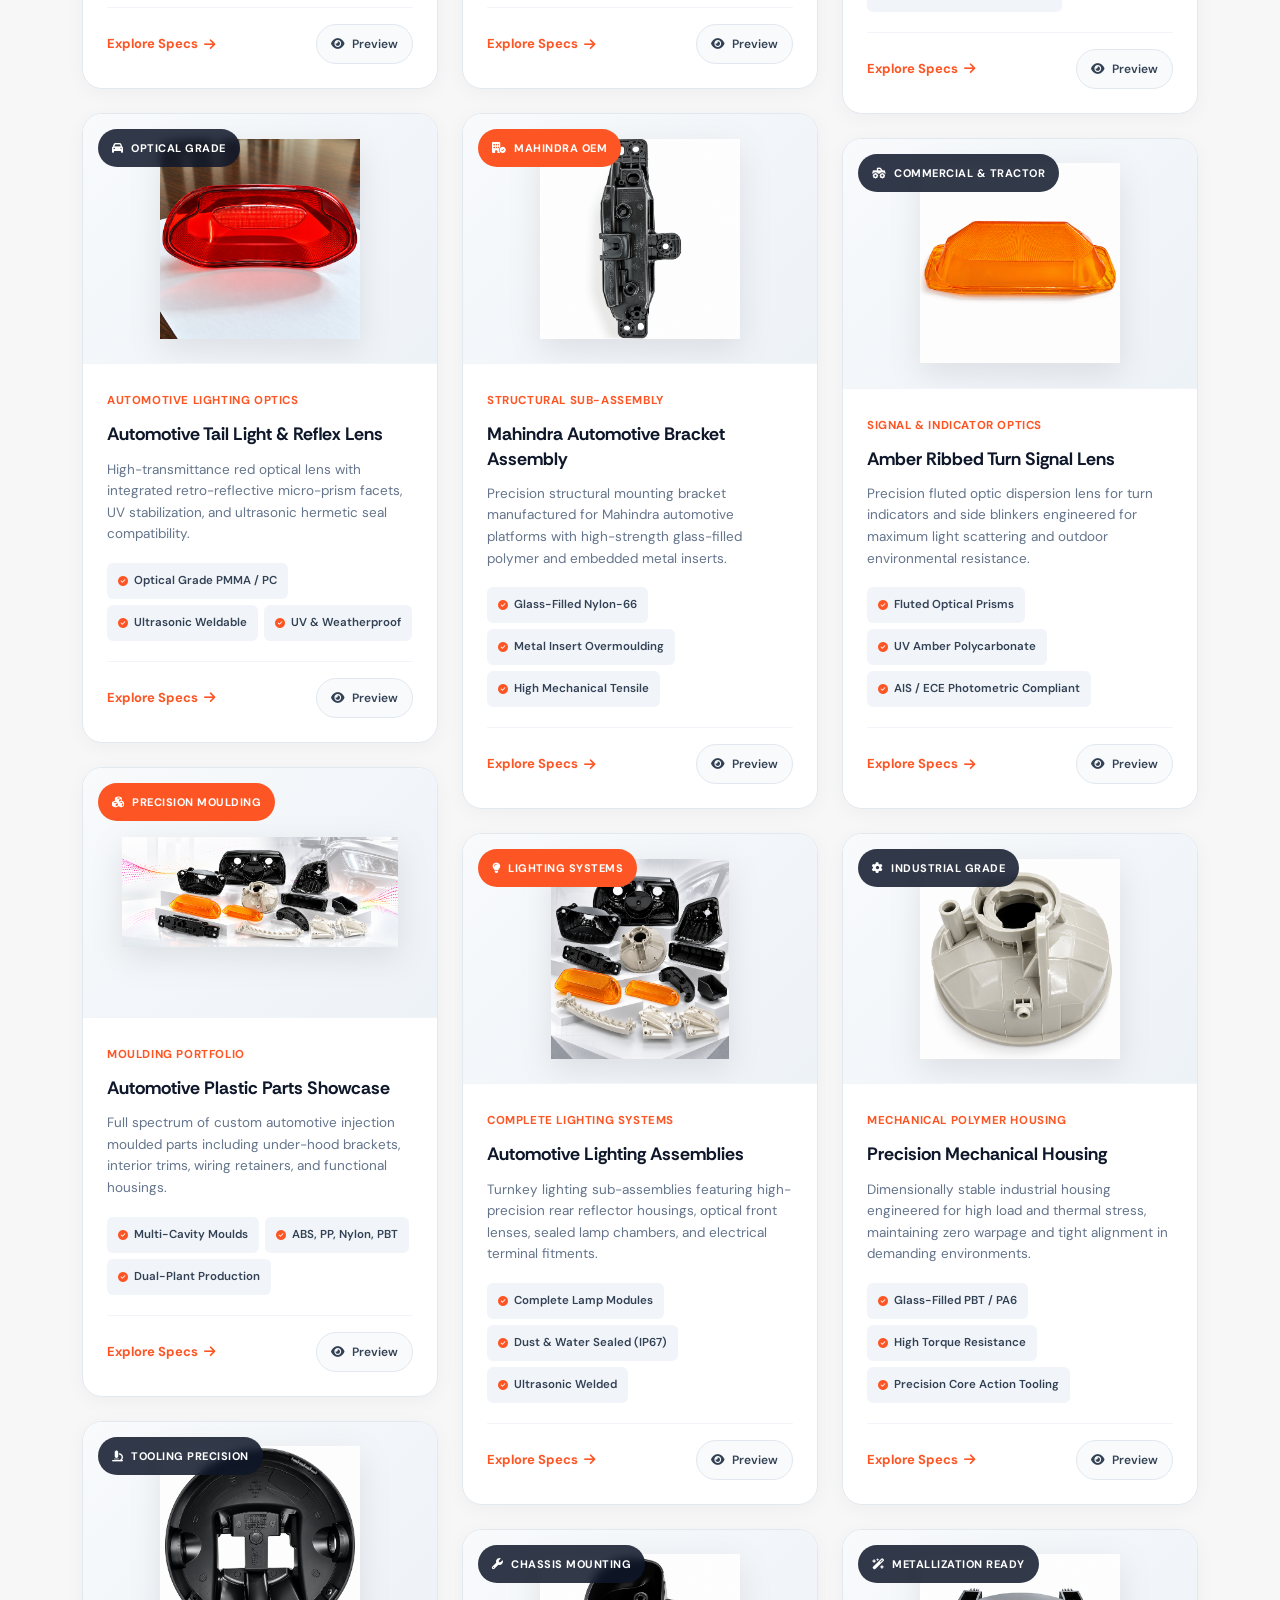
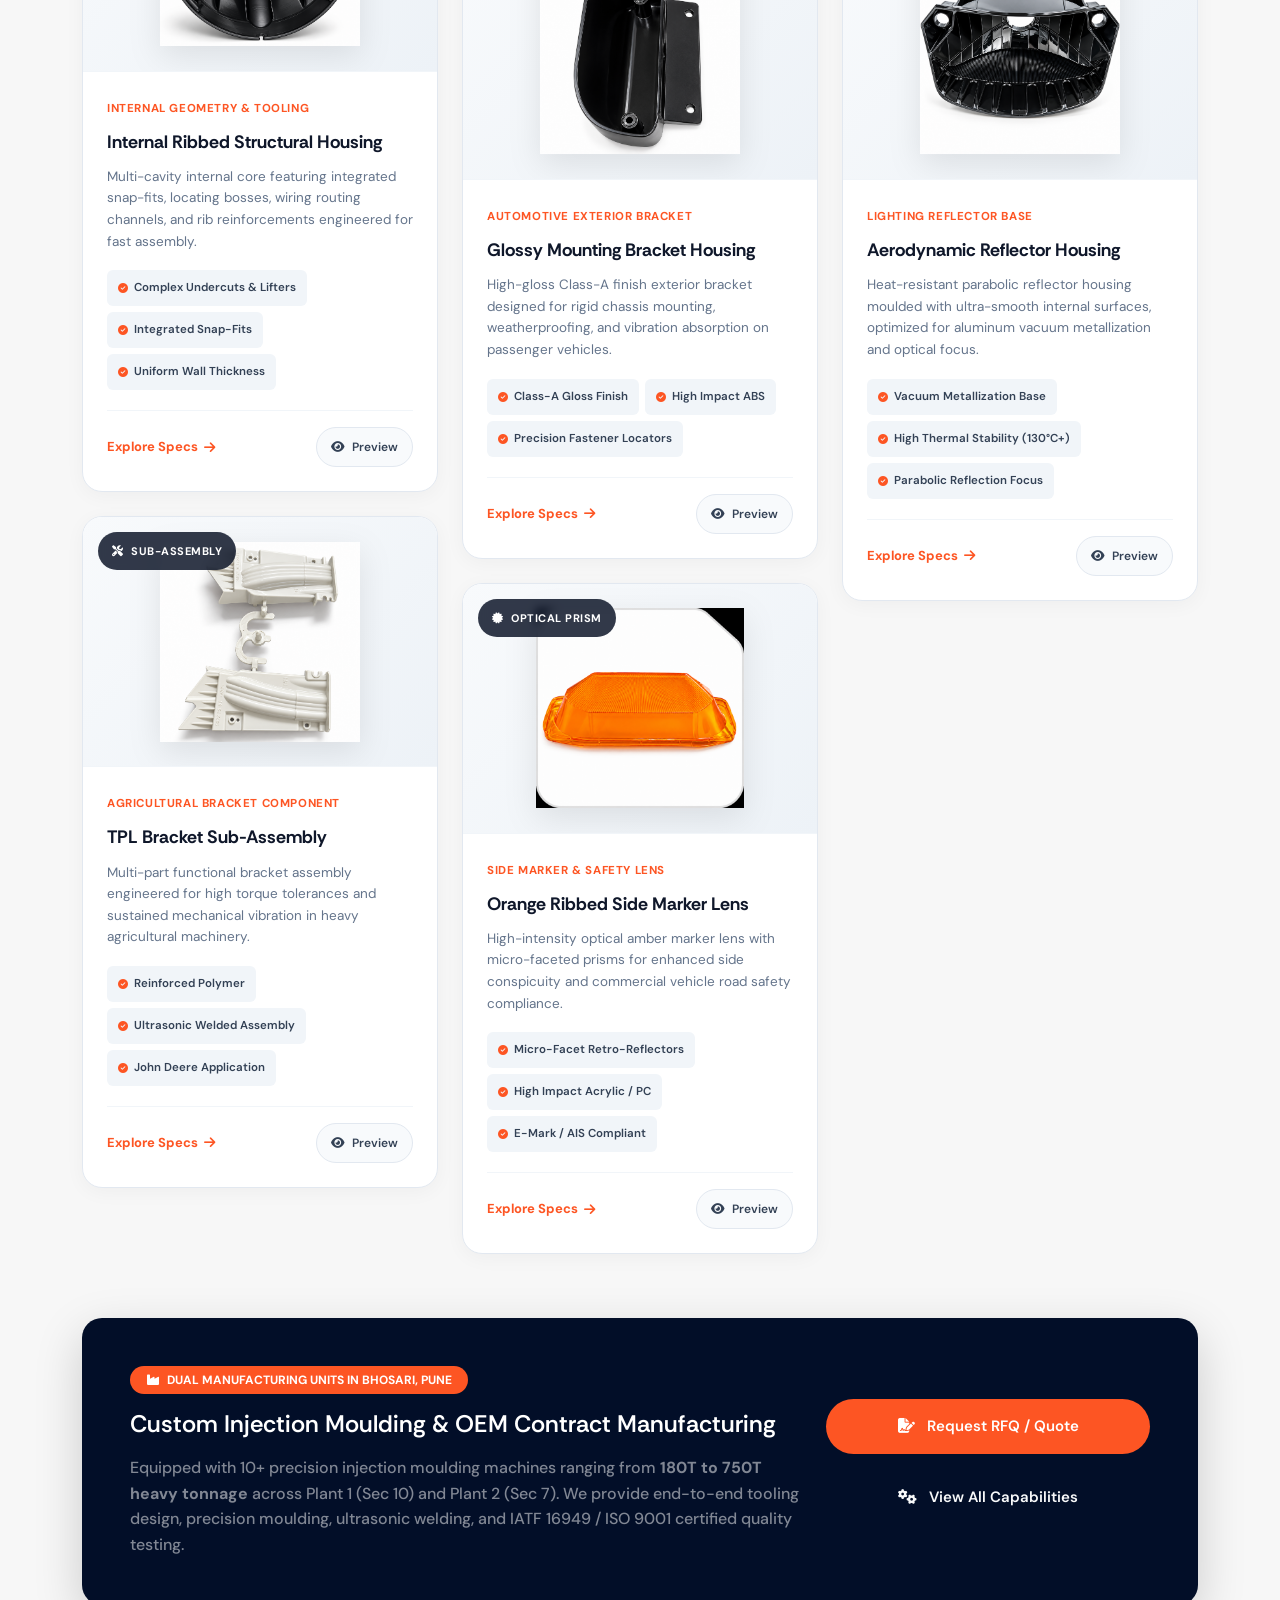
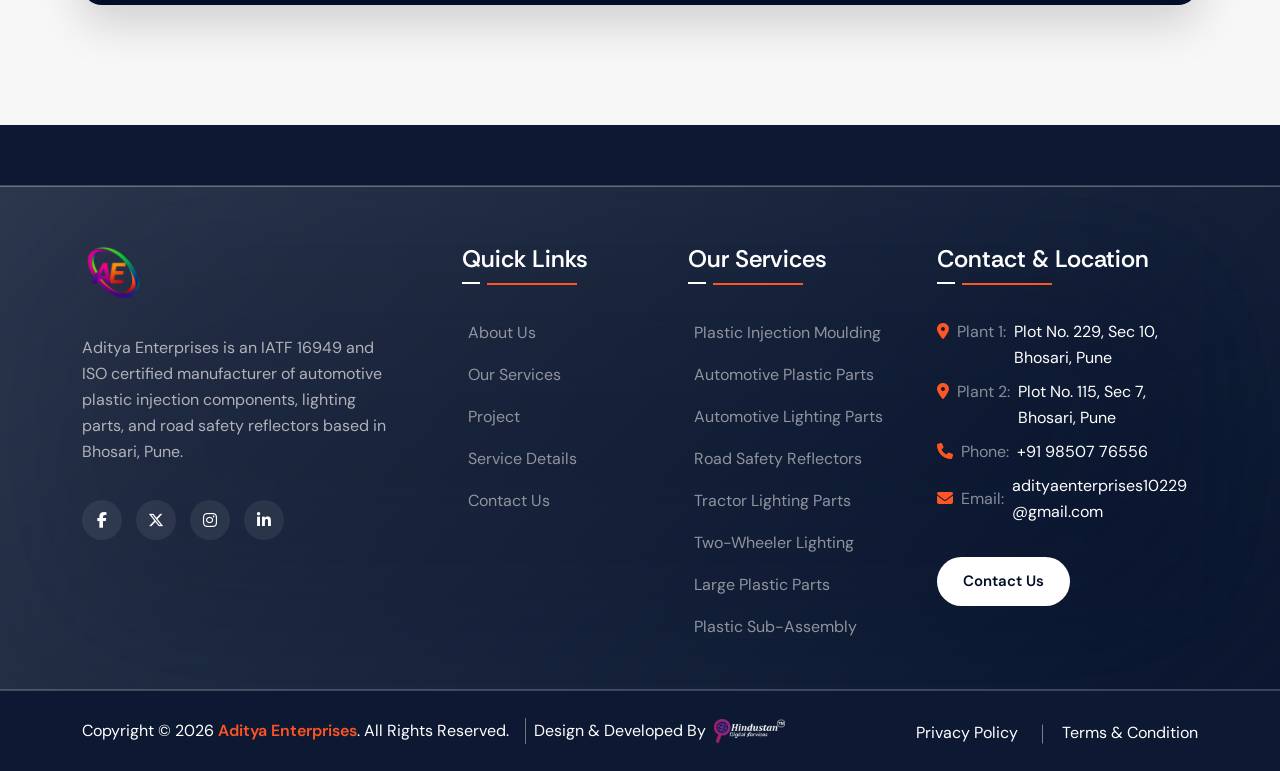
<file: projects.html>
<!DOCTYPE html>
<html lang="zxx">

<head>
    <meta charset="utf-8">
    <meta http-equiv="x-ua-compatible" content="ie=edge">
    <meta name="viewport" content="width=device-width, initial-scale=1, shrink-to-fit=no">
    <meta name="description" content="Discover manufactured products by Aditya Enterprises: Motard Housing (Piaggio), ITL & TPL Compact (John Deere), 50-ton ABS road safety reflectors, and lighting housings.">
    <meta name="keywords" content="Automotive Plastic Products, Motard Housing Piaggio, ITL Housing John Deere, ABS Road Safety Reflector Manufacturer, Raised Pavement Markers Pune">
    <meta name="author" content="Aditya Enterprises">
    <meta property="og:type" content="website">
    <meta property="og:title" content="Products & Capabilities | Aditya Enterprises">
    <meta property="og:description" content="Explore our automotive plastic parts including Motard Housing for Piaggio, ITL & TPL Compact for John Deere, and ABS road reflectors.">
    <meta property="og:image" content="assets/images/logo-transferent.png">
    <meta name="twitter:card" content="summary_large_image">
    <meta name="twitter:title" content="Products & Capabilities | Aditya Enterprises">
    <meta name="twitter:description" content="Explore our automotive plastic parts including Motard Housing for Piaggio, ITL & TPL Compact for John Deere, and ABS road reflectors.">
    <title>Products & Projects | Aditya Enterprises - Automotive Mouldings</title>
    <link rel="apple-touch-icon" href="assets/images/favicon.png">
    <link rel="shortcut icon" href="assets/images/favicon.ico">
    <!-- Google Fonts -->
    <link rel="preconnect" href="https://fonts.googleapis.com">
    <link rel="preconnect" href="https://fonts.gstatic.com" crossorigin>
    <link href="https://fonts.googleapis.com/css2?family=DM+Sans:ital,opsz,wght@0,9..40,100..1000;1,9..40,100..1000&family=Rethink+Sans:ital,wght@0,400..800;1,400..800&display=swap" rel="stylesheet">
    <!-- CSS Files -->
    <link rel="stylesheet" href="assets/css/bootstrap.min.css">
    <link rel="stylesheet" href="assets/css/fancybox.css">
    <link rel="stylesheet" href="assets/css/swiper-bundle.min.css">
    <link rel="stylesheet" href="https://cdnjs.cloudflare.com/ajax/libs/font-awesome/6.7.2/css/all.min.css">
    <link rel="stylesheet" href="assets/css/jarallax.min.css">
    <link rel="stylesheet" href="assets/css/nice-select.css">
    <!-- Style CSS -->
    <link rel="stylesheet" href="assets/css/style.css">

    <style>
        /* Modern Product Showcase Styling */
        .products-showcase-section {
            background-color: #f8fafc;
        }
        .portfolio-filter-wrap {
            margin-bottom: 45px;
        }
        .portfolio-menu .nav {
            display: inline-flex;
            flex-wrap: wrap;
            justify-content: center;
            background: #ffffff;
            padding: 8px 12px;
            border-radius: 50px;
            gap: 8px;
            border: 1px solid #e2e8f0;
            box-shadow: 0 4px 20px rgba(0, 0, 0, 0.04);
        }
        .portfolio-menu .nav .nav-link {
            border: 1px solid transparent;
            background: transparent;
            color: #334155;
            font-weight: 600;
            font-size: 14px;
            padding: 10px 22px;
            border-radius: 30px;
            transition: all 0.3s cubic-bezier(0.4, 0, 0.2, 1);
            cursor: pointer;
            display: inline-flex;
            align-items: center;
            gap: 8px;
            text-decoration: none;
        }
        .portfolio-menu .nav .nav-link:hover {
            color: var(--primary, #fd5523);
            background: rgba(253, 85, 35, 0.08);
        }
        .portfolio-menu .nav .nav-link.active {
            background: var(--primary, #fd5523) !important;
            color: #ffffff !important;
            box-shadow: 0 6px 18px rgba(253, 85, 35, 0.35);
        }
        .product-showcase-card {
            background: #ffffff;
            border: 1px solid #e2e8f0;
            border-radius: 20px;
            overflow: hidden;
            transition: all 0.4s cubic-bezier(0.165, 0.84, 0.44, 1);
            height: 100%;
            display: flex;
            flex-direction: column;
            box-shadow: 0 4px 20px rgba(0, 0, 0, 0.04);
        }
        .product-showcase-card:hover {
            transform: translateY(-8px);
            box-shadow: 0 20px 40px rgba(0, 0, 0, 0.12);
            border-color: rgba(253, 85, 35, 0.4);
        }
        .product-img-wrap {
            position: relative;
            height: 250px;
            background: linear-gradient(135deg, #f8fafc 0%, #edf2f7 100%);
            display: flex;
            align-items: center;
            justify-content: center;
            padding: 24px;
            overflow: hidden;
            border-bottom: 1px solid #f1f5f9;
        }
        .product-img-wrap img {
            max-height: 200px;
            max-width: 90%;
            width: auto;
            height: auto;
            object-fit: contain;
            transition: transform 0.5s ease;
            filter: drop-shadow(0 10px 16px rgba(0, 0, 0, 0.09));
        }
        .product-showcase-card:hover .product-img-wrap img {
            transform: scale(1.08);
        }
        .product-badge {
            position: absolute;
            top: 15px;
            left: 15px;
            background: rgba(15, 23, 42, 0.85);
            color: #ffffff;
            font-size: 11px;
            font-weight: 700;
            text-transform: uppercase;
            letter-spacing: 0.5px;
            padding: 6px 14px;
            border-radius: 20px;
            backdrop-filter: blur(4px);
            z-index: 2;
        }
        .product-badge.badge-primary {
            background: var(--primary, #fd5523);
            color: #ffffff;
        }
        .quick-zoom-btn {
            position: absolute;
            top: 15px;
            right: 15px;
            width: 40px;
            height: 40px;
            background: #ffffff;
            color: #0f172a;
            border-radius: 50%;
            display: flex;
            align-items: center;
            justify-content: center;
            box-shadow: 0 4px 14px rgba(0, 0, 0, 0.18);
            opacity: 0;
            transform: scale(0.7);
            transition: all 0.3s ease;
            z-index: 2;
            text-decoration: none;
            font-size: 15px;
        }
        .product-showcase-card:hover .quick-zoom-btn {
            opacity: 1;
            transform: scale(1);
        }
        .quick-zoom-btn:hover {
            background: var(--primary, #fd5523);
            color: #ffffff;
        }
        .product-body {
            padding: 24px;
            display: flex;
            flex-direction: column;
            flex-grow: 1;
        }
        .product-category {
            font-size: 11.5px;
            font-weight: 700;
            text-transform: uppercase;
            color: var(--primary, #fd5523);
            letter-spacing: 0.6px;
            margin-bottom: 8px;
        }
        .product-title {
            font-size: 18px;
            font-weight: 700;
            line-height: 1.35;
            margin-bottom: 12px;
            color: #0f172a;
        }
        .product-title a {
            color: inherit;
            text-decoration: none;
            transition: color 0.2s ease;
        }
        .product-title a:hover {
            color: var(--primary, #fd5523);
        }
        .product-desc {
            font-size: 13.5px;
            color: #64748b;
            line-height: 1.6;
            margin-bottom: 18px;
            flex-grow: 1;
        }
        .product-specs {
            list-style: none;
            padding: 0;
            margin: 0 0 20px;
            display: flex;
            flex-wrap: wrap;
            gap: 6px;
        }
        .product-specs li {
            font-size: 11.5px;
            background: #f1f5f9;
            color: #334155;
            padding: 5px 11px;
            border-radius: 6px;
            font-weight: 600;
            display: inline-flex;
            align-items: center;
            gap: 6px;
        }
        .product-specs li i {
            color: var(--primary, #fd5523);
            font-size: 10px;
        }
        .product-footer {
            display: flex;
            align-items: center;
            justify-content: space-between;
            padding-top: 16px;
            border-top: 1px solid #f1f5f9;
            margin-top: auto;
        }
        .product-link-btn {
            font-size: 13px;
            font-weight: 700;
            color: var(--primary, #fd5523);
            text-decoration: none;
            display: inline-flex;
            align-items: center;
            gap: 6px;
            transition: gap 0.2s ease;
        }
        .product-link-btn:hover {
            color: #0f172a;
            gap: 10px;
        }
        .product-enquire-btn {
            font-size: 12px;
            font-weight: 600;
            padding: 6px 14px;
            border-radius: 20px;
            background: #f8fafc;
            border: 1px solid #e2e8f0;
            color: #334155;
            text-decoration: none;
            transition: all 0.2s ease;
        }
        .product-enquire-btn:hover {
            background: var(--primary, #fd5523);
            border-color: var(--primary, #fd5523);
            color: #ffffff;
        }
    </style>

    <!--[if lt IE 9]>
    <script src="https://oss.maxcdn.com/html5shiv/3.7.2/html5shiv.min.js"></script>
    <script src="https://oss.maxcdn.com/respond/1.4.2/respond.min.js"></script>
    <![endif]-->
</head>

<body>
    <div class="main-overlay"></div>
<!-- Canvas Menu Start -->
    <div class="canvas-menu d-flex flex-column">
        <div class="d-flex justify-content-between w-100 mb-4 align-items-center">
            <!-- Logo Here -->
            <div class="logo">
                <a href="index.html" class="d-inline-flex align-items-center text-decoration-none">
                    <img src="assets/images/logo-transferent.png" alt="Aditya Enterprises Logo">
                    <span class="brand-name ms-2">Aditya Enterprises</span>
                </a>
            </div>
            <!-- Close Button -->
            <button type="button" class="canvas-close" aria-label="Close">
            <svg width="33" height="34" viewBox="0 0 37 38" fill="none" xmlns="http://www.w3.org/2000/svg">
               <path d="M9.19141 9.80762L27.5762 28.1924" stroke="currentColor" stroke-width="1.5"
                  stroke-linecap="round" stroke-linejoin="round"></path>
               <path d="M9.19141 28.1924L27.5762 9.80761" stroke="currentColor" stroke-width="1.5"
                  stroke-linecap="round" stroke-linejoin="round"></path>
            </svg>
         </button>
        </div>
        <p>Aditya Enterprises is a leading manufacturer of high-precision automotive plastic components, lighting assemblies, and durable ABS road safety reflectors with dual manufacturing units in Bhosari, Pune.</p>
        <!-- Vertical Menu Start-->

        <div class="mt-3">
            <h5>Navigation</h5>
            <nav class="mt-4">
                <ul class="vertical-menu">
                    <li><a href="index.html">Home</a></li>
                    <li><a href="about.html">About Us</a></li>
                    <li><a href="services.html">Services</a></li>
                    <li><a href="service/service-single.html">Service Details</a></li>
                    <li><a href="projects.html">Projects</a></li>
                    <li><a href="contact.html">Contact Us</a></li>
                </ul>
            </nav>
        </div>

        <!-- social icons -->
        <div class="social-share null mt-3">
            <a href="#"><i class="fab fa-facebook-f"></i></a>
            <a href="#"><i class="fab fa-x-twitter"></i></a>
            <a href="#"><i class="fab fa-instagram"></i></a>
            <a href="#"><i class="fab fa-pinterest"></i></a>
            <a href="#"><i class="fab fa-linkedin-in"></i></a>
            <a href="#"><i class="fab fa-youtube"></i></a>
        </div>
        <a href="contact.html" class="btn btn-primary mt-5"> Contact Us <i class="fa fa-arrow-right"></i><span></span></a>
    </div>
    <!-- Canvas Menu End -->

    <div class="search-popup offcanvas offcanvas-top" id="offcanvas-search" data-bs-scroll="true">
        <div class="container d-flex flex-row py-5 align-items-center position-relative">
            <button type="button" class="btn-close bg-primary rounded-5" data-bs-dismiss="offcanvas" aria-label="Close"></button>
            <div class="col-lg-9 mx-auto">
                <form class="search-form w-100 mb-5">
                    <input id="search-form" type="text" class="form-control shadow-1" placeholder="Type keyword and hit enter">
                </form>

            </div>
        </div>
    </div>
    <!-- Header Start -->
    <header class="header header-default">
        <div class="sticky-height"></div>
        <div class="header-wrapper">
            <!-- Navigation Menu Start -->
            <div class="header-nav-wrapper header-sticky">
                <nav class="navbar navbar-expand-xl">
                    <div class="container">
                        <a href="index.html" class="navbar-brand">
                            <img src="assets/images/logo-transferent.png" alt="Aditya Enterprises Logo" class="img-fluid">
                            <span class="brand-name">Aditya Enterprises</span>
                        </a>
                        <button class="navbar-toggler offcanvas-nav-btn" type="button">
                     Menu <svg xmlns="http://www.w3.org/2000/svg" width="14" height="12" fill="none"
                        viewBox="0 0 14 12">
                        <path fill="#020e28"
                           d="M0 .75Q.063.063.75 0h12.5q.687.063.75.75-.063.687-.75.75H.75Q.063 1.437 0 .75m0 5Q.063 5.063.75 5h12.5q.687.063.75.75-.063.687-.75.75H.75Q.063 6.437 0 5.75m13.25 5.75H.75q-.687-.063-.75-.75.063-.687.75-.75h12.5q.687.063.75.75-.063.687-.75.75" />
                     </svg>
                  </button>
                        <div class="nav-cta d-none d-md-flex order-lg-3">
                            <div class="d-flex align-items-center justify-content-between gap-2">
                                <button class="burger-menu icon-lg bg-light rounded-circle">
                           <svg xmlns="http://www.w3.org/2000/svg" width="14" height="12" fill="none"
                              viewBox="0 0 14 12">
                              <path fill="#020e28"
                                 d="M0 .75Q.063.063.75 0h12.5q.687.063.75.75-.063.687-.75.75H.75Q.063 1.437 0 .75m0 5Q.063 5.063.75 5h12.5q.687.063.75.75-.063.687-.75.75H.75Q.063 6.437 0 5.75m13.25 5.75H.75q-.687-.063-.75-.75.063-.687.75-.75h12.5q.687.063.75.75-.063.687-.75.75" />
                           </svg>
                        </button>
                                <a href="contact.html" class="btn btn-primary"> Contact Us <i
                              class="fa fa-arrow-right"></i><span></span>
                        </a>

                            </div>
                        </div>
                        <div class="offcanvas offcanvas-start offcanvas-nav">
                            <div class="offcanvas-header">
                                <a href="index.html" class="text-inverse d-inline-flex align-items-center"><img src="assets/images/logo-transferent.png" alt="Aditya Enterprises Logo"><span class="brand-name ms-2">Aditya Enterprises</span></a>
                                <button type="button" class="btn-close bg-primary" data-bs-dismiss="offcanvas" aria-label="Close"></button>
                            </div>

                            <div class="offcanvas-body pt-0 align-items-center justify-content-between">
                                <ul class="navbar-nav mx-auto align-items-lg-center">
                                    <li class="nav-item">
                                        <a class="nav-link" href="index.html">Home</a>
                                    </li>
                                    <li class="nav-item">
                                        <a class="nav-link" href="about.html">About Us</a>
                                    </li>
                                    <li class="nav-item dropdown">
                                        <a class="nav-link dropdown-toggle" href="services.html" role="button" data-bs-toggle="dropdown" aria-expanded="false">Services</a>
                                        <ul class="dropdown-menu">
                                            <li><a class="dropdown-item" href="services.html">Our Services</a></li>
                                            <li><a class="dropdown-item" href="service/service-details/plastic-injection-moulding.html">Plastic Injection Moulding</a></li>
                                            <li><a class="dropdown-item" href="service/service-details/automotive-plastic-components.html">Automotive Plastic Components</a></li>
                                            <li><a class="dropdown-item" href="service/service-details/automotive-lighting-components.html">Automotive Lighting Components</a></li>
                                            <li><a class="dropdown-item" href="service/service-details/road-safety-reflectors.html">Road Safety Reflectors</a></li>
                                            <li><a class="dropdown-item" href="service/service-details/tractor-lighting-components.html">Tractor Lighting Components</a></li>
                                            <li><a class="dropdown-item" href="service/service-details/two-wheeler-lighting-components.html">Two-Wheeler Lighting Components</a></li>
                                            <li><a class="dropdown-item" href="service/service-details/large-plastic-components.html">Large Plastic Components (550T–750T)</a></li>
                                            <li><a class="dropdown-item" href="service/service-details/plastic-injection-moulding-sub-assembly.html">Plastic Sub-Assembly &amp; Welding</a></li>
                                        </ul>
                                    </li>
                                    <li class="nav-item">
                                        <a class="nav-link" href="projects.html">Projects</a>
                                    </li>
                                    <li class="nav-item">
                                        <a class="nav-link" href="contact.html">Contact Us</a>
                                    </li>
                                </ul>

                            </div>
                        </div>
                    </div>
                </nav>
            </div>
        </div>
    </header>
    <!-- Header End -->

    <!-- Promo Section Start -->
    <section class="promo-sec bg-cover jarallax" data-jarallax data-speed=".4">
        <img src="assets/images/serv1.png" alt="Products and Projects Aditya Enterprises" class="jarallax-img">
        <div class="parallax-overly"></div>
        <div class="container">
            <div class="row">
                <div class="col-lg-12">
                    <div class="promo-wrap">
                        <h1 class="display-2 text-info">Products &amp; Projects</h1>
                        <nav aria-label="breadcrumb">
                            <ol class="breadcrumb">
                                <li class="breadcrumb-item">
                                    <a href="index.html">Home</a>
                                </li>
                                <li class="breadcrumb-item active" aria-current="page">Products &amp; Projects</li>
                            </ol>
                        </nav>
                    </div>
                </div>
            </div>
        </div>
    </section>
    <!-- Promo Section End -->


    <!-- Products Showcase Section Start -->
    <section class="products-showcase-section sec-padding bg-light overflow-hidden">
        <div class="container">
            <div class="sec-intro mx-auto text-center mb-4">
                <span class="sub-title fadeInUp">
                   <svg xmlns="http://www.w3.org/2000/svg" width="30" height="18" fill="none" viewBox="0 0 30 18">
                      <path fill="#fd5523"
                         d="M8.125 15.429h-2.5a.62.62 0 0 1-.442-.189.65.65 0 0 1 0-.909.62.62 0 0 1 .442-.188h2.5c.166 0 .325.068.442.188a.65.65 0 0 1 0 .91.62.62 0 0 1-.442.188m20.313 0h-1.563a.62.62 0 0 1-.442-.189.65.65 0 0 1 0-.909.62.62 0 0 1 .442-.188h1.044l.842-4.618c-.011-2.364-1.973-4.382-4.386-4.382h-4.104l-1.989 9h3.593c.166 0 .325.068.442.188a.653.653 0 0 1 0 .91.62.62 0 0 1-.442.188H17.5a.61.61 0 0 1-.488-.242.65.65 0 0 1-.122-.543L19.162 4.36a.65.65 0 0 1 .22-.361.6.6 0 0 1 .39-.14h4.603C27.476 3.857 30 6.452 30 9.642l-.949 5.261a.65.65 0 0 1-.214.377.6.6 0 0 1-.4.148" />
                      <path fill="#fd5523"
                         d="M24.375 18c-1.722 0-3.125-1.441-3.125-3.214s1.403-3.215 3.125-3.215c1.723 0 3.125 1.442 3.125 3.215S26.098 18 24.375 18m0-5.143c-1.034 0-1.875.866-1.875 1.929s.841 1.928 1.875 1.928 1.875-.865 1.875-1.928-.841-1.929-1.875-1.929M10.625 18C8.903 18 7.5 16.559 7.5 14.786s1.403-3.215 3.125-3.215c1.723 0 3.125 1.442 3.125 3.215S12.348 18 10.625 18m0-5.143c-1.034 0-1.875.866-1.875 1.929s.841 1.928 1.875 1.928 1.875-.865 1.875-1.928c0-1.064-.841-1.929-1.875-1.929m-2.5-9h-5a.62.62 0 0 1-.442-.188.65.65 0 0 1 0-.91.62.62 0 0 1 .442-.188h5c.166 0 .325.068.442.189a.65.65 0 0 1 0 .909.62.62 0 0 1-.442.188m0 3.857h-6.25a.62.62 0 0 1-.442-.188.65.65 0 0 1 0-.91.62.62 0 0 1 .442-.187h6.25c.166 0 .325.067.442.188a.65.65 0 0 1 0 .909.62.62 0 0 1-.442.188m0 3.857h-7.5a.62.62 0 0 1-.442-.188.65.65 0 0 1 0-.909.62.62 0 0 1 .442-.188h7.5c.166 0 .325.067.442.188a.65.65 0 0 1 0 .91.62.62 0 0 1-.442.187" />
                      <path fill="#fd5523"
                         d="M17.5 15.429h-4.375a.62.62 0 0 1-.442-.189.65.65 0 0 1 0-.909.62.62 0 0 1 .442-.188H17l2.84-12.857H5.625a.62.62 0 0 1-.442-.189.65.65 0 0 1 0-.909A.62.62 0 0 1 5.625 0h15a.61.61 0 0 1 .488.241.65.65 0 0 1 .122.543L18.11 14.927a.65.65 0 0 1-.22.36.6.6 0 0 1-.39.142" />
                   </svg>
                   Our Manufactured Products
                </span>
                <h2 class="sec-title mb-3">Engineered Precision Components &amp; Assemblies</h2>
                <p class="text-muted mx-auto" style="max-width: 780px;">
                    Explore our comprehensive range of high-precision automotive plastic components, Tier-1 OEM lighting housings, durable ABS road safety reflectors, and heavy-tonnage injection mouldings manufactured across dual plants in Bhosari, Pune.
                </p>
            </div>

            <!-- Category Filter Tabs -->
            <div class="portfolio-filter-wrap text-center mb-5">
                <div class="portfolio-menu">
                    <ul class="nav justify-content-center">
                        <li class="nav-item">
                            <a href="#" class="nav-link active" data-filter="*">
                                <i class="fa-solid fa-border-all"></i> All Products (14)
                            </a>
                        </li>
                        <li class="nav-item">
                            <a href="#" class="nav-link" data-filter=".lighting">
                                <i class="fa-solid fa-lightbulb"></i> Automotive Lighting &amp; Lenses
                            </a>
                        </li>
                        <li class="nav-item">
                            <a href="#" class="nav-link" data-filter=".tractor">
                                <i class="fa-solid fa-tractor"></i> Tractor &amp; Agriculture Housings
                            </a>
                        </li>
                        <li class="nav-item">
                            <a href="#" class="nav-link" data-filter=".reflectors">
                                <i class="fa-solid fa-road"></i> Road Safety Reflectors
                            </a>
                        </li>
                        <li class="nav-item">
                            <a href="#" class="nav-link" data-filter=".mouldings">
                                <i class="fa-solid fa-gears"></i> Automotive Mouldings &amp; Brackets
                            </a>
                        </li>
                    </ul>
                </div>
            </div>

            <!-- Products Grid -->
            <div class="row g-4" id="gallery-container">
                <div class="grid-sizer col-lg-4 col-md-6"></div>

                <!-- Product 1: Motard Housing (Piaggio) -->
                <div class="grid-item col-lg-4 col-md-6 lighting mouldings">
                    <div class="product-showcase-card">
                        <div class="product-img-wrap">
                            <span class="product-badge badge-primary"><i class="fa-solid fa-award me-1"></i> Piaggio OEM</span>
                            <a href="assets/images-data/Glossy Black Automotive Housing Component.png" data-fancybox="product-gallery" data-caption="Motard Headlamp Housing H/L - Precision Two-Wheeler Component manufactured for Piaggio" class="quick-zoom-btn" title="View High-Resolution Image">
                                <i class="fa-solid fa-magnifying-glass-plus"></i>
                            </a>
                            <img src="assets/images-data/Glossy Black Automotive Housing Component.png" alt="Motard Housing H/L Piaggio" loading="lazy">
                        </div>
                        <div class="product-body">
                            <div class="product-category">Two-Wheeler Lighting Housing</div>
                            <h4 class="product-title">
                                <a href="service/service-details/two-wheeler-lighting-components.html">Motard Housing H/L (Piaggio)</a>
                            </h4>
                            <p class="product-desc">
                                High-precision headlamp housing manufactured for Piaggio adhering to strict dimensional tolerances, heat resistance, and structural integrity under vibration.
                            </p>
                            <ul class="product-specs">
                                <li><i class="fa-solid fa-check-circle"></i> Heat-Resistant Polymer</li>
                                <li><i class="fa-solid fa-check-circle"></i> Tight Tooling Tolerances</li>
                                <li><i class="fa-solid fa-check-circle"></i> Vibration Dampening</li>
                            </ul>
                            <div class="product-footer">
                                <a href="service/service-details/two-wheeler-lighting-components.html" class="product-link-btn">
                                    Explore Specs <i class="fa-solid fa-arrow-right"></i>
                                </a>
                                <a href="assets/images-data/Glossy Black Automotive Housing Component.png" data-fancybox="product-gallery" data-caption="Motard Housing H/L (Piaggio)" class="product-enquire-btn">
                                    <i class="fa-solid fa-eye me-1"></i> Preview
                                </a>
                            </div>
                        </div>
                    </div>
                </div>

                <!-- Product 2: ITL & TPL Compact Housing (John Deere) -->
                <div class="grid-item col-lg-4 col-md-6 tractor mouldings">
                    <div class="product-showcase-card">
                        <div class="product-img-wrap">
                            <span class="product-badge badge-primary"><i class="fa-solid fa-tractor me-1"></i> John Deere OEM</span>
                            <a href="assets/images-data/Off-White Molded Plastic Housing Component.png" data-fancybox="product-gallery" data-caption="ITL Housing Component for John Deere - Heavy-Duty Agricultural Tractor Housing" class="quick-zoom-btn" title="View High-Resolution Image">
                                <i class="fa-solid fa-magnifying-glass-plus"></i>
                            </a>
                            <img src="assets/images-data/Off-White Molded Plastic Housing Component.png" alt="ITL Housing John Deere" loading="lazy">
                        </div>
                        <div class="product-body">
                            <div class="product-category">Tractor &amp; Agriculture Housing</div>
                            <h4 class="product-title">
                                <a href="service/service-details/tractor-lighting-components.html">ITL &amp; TPL Compact Housing</a>
                            </h4>
                            <p class="product-desc">
                                Heavy-duty precision injection moulded tractor housing engineered for John Deere with reinforced structural ribbing for maximum field durability.
                            </p>
                            <ul class="product-specs">
                                <li><i class="fa-solid fa-check-circle"></i> High-Impact ABS/Nylon</li>
                                <li><i class="fa-solid fa-check-circle"></i> Zero-Defect Standard</li>
                                <li><i class="fa-solid fa-check-circle"></i> Heavy Field Ruggedness</li>
                            </ul>
                            <div class="product-footer">
                                <a href="service/service-details/tractor-lighting-components.html" class="product-link-btn">
                                    Explore Specs <i class="fa-solid fa-arrow-right"></i>
                                </a>
                                <a href="assets/images-data/Off-White Molded Plastic Housing Component.png" data-fancybox="product-gallery" data-caption="ITL &amp; TPL Compact Housing (John Deere)" class="product-enquire-btn">
                                    <i class="fa-solid fa-eye me-1"></i> Preview
                                </a>
                            </div>
                        </div>
                    </div>
                </div>

                <!-- Product 3: 50-Ton ABS Road Safety Reflector -->
                <div class="grid-item col-lg-4 col-md-6 reflectors">
                    <div class="product-showcase-card">
                        <div class="product-img-wrap">
                            <span class="product-badge badge-primary"><i class="fa-solid fa-shield-halved me-1"></i> 50-Ton RPM</span>
                            <a href="assets/images-data/White Road Reflector with Red Panels.png" data-fancybox="product-gallery" data-caption="ABS Road Safety Reflector (Raised Pavement Marker) - 50-Ton Compressive Load Tested" class="quick-zoom-btn" title="View High-Resolution Image">
                                <i class="fa-solid fa-magnifying-glass-plus"></i>
                            </a>
                            <img src="assets/images-data/White Road Reflector with Red Panels.png" alt="White ABS Road Reflector with Red Panels" loading="lazy">
                        </div>
                        <div class="product-body">
                            <div class="product-category">Road Safety &amp; Infrastructure</div>
                            <h4 class="product-title">
                                <a href="service/service-details/road-safety-reflectors.html">ABS Road Safety Reflector (50-Ton RPM)</a>
                            </h4>
                            <p class="product-desc">
                                Raised pavement marker moulded from uncoloured virgin ABS natural plastic with dual micro-prismatic acrylic lenses providing 50-ton compressive strength.
                            </p>
                            <ul class="product-specs">
                                <li><i class="fa-solid fa-check-circle"></i> 50-Ton Load Resistance</li>
                                <li><i class="fa-solid fa-check-circle"></i> Micro-Prismatic PMMA</li>
                                <li><i class="fa-solid fa-check-circle"></i> MORTH Standard Compliant</li>
                            </ul>
                            <div class="product-footer">
                                <a href="service/service-details/road-safety-reflectors.html" class="product-link-btn">
                                    Explore Specs <i class="fa-solid fa-arrow-right"></i>
                                </a>
                                <a href="assets/images-data/White Road Reflector with Red Panels.png" data-fancybox="product-gallery" data-caption="ABS Road Safety Reflector (50-Ton Load Resistant)" class="product-enquire-btn">
                                    <i class="fa-solid fa-eye me-1"></i> Preview
                                </a>
                            </div>
                        </div>
                    </div>
                </div>

                <!-- Product 4: Automotive Tail Light Lens Assembly -->
                <div class="grid-item col-lg-4 col-md-6 lighting reflectors">
                    <div class="product-showcase-card">
                        <div class="product-img-wrap">
                            <span class="product-badge"><i class="fa-solid fa-car me-1"></i> Optical Grade</span>
                            <a href="assets/images-data/Glossy Red Automotive Tail Light Lens.png" data-fancybox="product-gallery" data-caption="Glossy Red Automotive Tail Light & Reflex Lens - High Optical Clarity & Weather Resistance" class="quick-zoom-btn" title="View High-Resolution Image">
                                <i class="fa-solid fa-magnifying-glass-plus"></i>
                            </a>
                            <img src="assets/images-data/Glossy Red Automotive Tail Light Lens.png" alt="Glossy Red Automotive Tail Light Lens" loading="lazy">
                        </div>
                        <div class="product-body">
                            <div class="product-category">Automotive Lighting Optics</div>
                            <h4 class="product-title">
                                <a href="service/service-details/automotive-lighting-components.html">Automotive Tail Light &amp; Reflex Lens</a>
                            </h4>
                            <p class="product-desc">
                                High-transmittance red optical lens with integrated retro-reflective micro-prism facets, UV stabilization, and ultrasonic hermetic seal compatibility.
                            </p>
                            <ul class="product-specs">
                                <li><i class="fa-solid fa-check-circle"></i> Optical Grade PMMA / PC</li>
                                <li><i class="fa-solid fa-check-circle"></i> Ultrasonic Weldable</li>
                                <li><i class="fa-solid fa-check-circle"></i> UV &amp; Weatherproof</li>
                            </ul>
                            <div class="product-footer">
                                <a href="service/service-details/automotive-lighting-components.html" class="product-link-btn">
                                    Explore Specs <i class="fa-solid fa-arrow-right"></i>
                                </a>
                                <a href="assets/images-data/Glossy Red Automotive Tail Light Lens.png" data-fancybox="product-gallery" data-caption="Automotive Tail Light & Reflex Lens" class="product-enquire-btn">
                                    <i class="fa-solid fa-eye me-1"></i> Preview
                                </a>
                            </div>
                        </div>
                    </div>
                </div>

                <!-- Product 5: Mahindra Automotive Bracket Assembly -->
                <div class="grid-item col-lg-4 col-md-6 mouldings">
                    <div class="product-showcase-card">
                        <div class="product-img-wrap">
                            <span class="product-badge badge-primary"><i class="fa-solid fa-building-circle-check me-1"></i> Mahindra OEM</span>
                            <a href="assets/images-data/Mahindra Automotive Bracket Assembly.png" data-fancybox="product-gallery" data-caption="Mahindra Automotive Bracket Assembly - Precision Sub-Assembly with Metal Inserts" class="quick-zoom-btn" title="View High-Resolution Image">
                                <i class="fa-solid fa-magnifying-glass-plus"></i>
                            </a>
                            <img src="assets/images-data/Mahindra Automotive Bracket Assembly.png" alt="Mahindra Automotive Bracket Assembly" loading="lazy">
                        </div>
                        <div class="product-body">
                            <div class="product-category">Structural Sub-Assembly</div>
                            <h4 class="product-title">
                                <a href="service/service-details/plastic-injection-moulding-sub-assembly.html">Mahindra Automotive Bracket Assembly</a>
                            </h4>
                            <p class="product-desc">
                                Precision structural mounting bracket manufactured for Mahindra automotive platforms with high-strength glass-filled polymer and embedded metal inserts.
                            </p>
                            <ul class="product-specs">
                                <li><i class="fa-solid fa-check-circle"></i> Glass-Filled Nylon-66</li>
                                <li><i class="fa-solid fa-check-circle"></i> Metal Insert Overmoulding</li>
                                <li><i class="fa-solid fa-check-circle"></i> High Mechanical Tensile</li>
                            </ul>
                            <div class="product-footer">
                                <a href="service/service-details/plastic-injection-moulding-sub-assembly.html" class="product-link-btn">
                                    Explore Specs <i class="fa-solid fa-arrow-right"></i>
                                </a>
                                <a href="assets/images-data/Mahindra Automotive Bracket Assembly.png" data-fancybox="product-gallery" data-caption="Mahindra Automotive Bracket Sub-Assembly" class="product-enquire-btn">
                                    <i class="fa-solid fa-eye me-1"></i> Preview
                                </a>
                            </div>
                        </div>
                    </div>
                </div>

                <!-- Product 6: Amber Ribbed Lens Cover -->
                <div class="grid-item col-lg-4 col-md-6 lighting tractor">
                    <div class="product-showcase-card">
                        <div class="product-img-wrap">
                            <span class="product-badge"><i class="fa-solid fa-truck-monster me-1"></i> Commercial &amp; Tractor</span>
                            <a href="assets/images-data/Amber Ribbed Lens Cover on White.png" data-fancybox="product-gallery" data-caption="Amber Ribbed Indicator Lens Cover - High-Optic Signal & Indicator Dispersion Lens" class="quick-zoom-btn" title="View High-Resolution Image">
                                <i class="fa-solid fa-magnifying-glass-plus"></i>
                            </a>
                            <img src="assets/images-data/Amber Ribbed Lens Cover on White.png" alt="Amber Ribbed Lens Cover" loading="lazy">
                        </div>
                        <div class="product-body">
                            <div class="product-category">Signal &amp; Indicator Optics</div>
                            <h4 class="product-title">
                                <a href="service/service-details/two-wheeler-lighting-components.html">Amber Ribbed Turn Signal Lens</a>
                            </h4>
                            <p class="product-desc">
                                Precision fluted optic dispersion lens for turn indicators and side blinkers engineered for maximum light scattering and outdoor environmental resistance.
                            </p>
                            <ul class="product-specs">
                                <li><i class="fa-solid fa-check-circle"></i> Fluted Optical Prisms</li>
                                <li><i class="fa-solid fa-check-circle"></i> UV Amber Polycarbonate</li>
                                <li><i class="fa-solid fa-check-circle"></i> AIS / ECE Photometric Compliant</li>
                            </ul>
                            <div class="product-footer">
                                <a href="service/service-details/two-wheeler-lighting-components.html" class="product-link-btn">
                                    Explore Specs <i class="fa-solid fa-arrow-right"></i>
                                </a>
                                <a href="assets/images-data/Amber Ribbed Lens Cover on White.png" data-fancybox="product-gallery" data-caption="Amber Ribbed Indicator Lens Cover" class="product-enquire-btn">
                                    <i class="fa-solid fa-eye me-1"></i> Preview
                                </a>
                            </div>
                        </div>
                    </div>
                </div>

                <!-- Product 7: Automotive Plastic Parts Showcase -->
                <div class="grid-item col-lg-4 col-md-6 mouldings">
                    <div class="product-showcase-card">
                        <div class="product-img-wrap">
                            <span class="product-badge badge-primary"><i class="fa-solid fa-cubes me-1"></i> Precision Moulding</span>
                            <a href="assets/images-data/Automotive Plastic Parts Showcase.png" data-fancybox="product-gallery" data-caption="Automotive Plastic Parts Showcase - Multi-Material Precision Mouldings" class="quick-zoom-btn" title="View High-Resolution Image">
                                <i class="fa-solid fa-magnifying-glass-plus"></i>
                            </a>
                            <img src="assets/images-data/Automotive Plastic Parts Showcase.png" alt="Automotive Plastic Parts Showcase" loading="lazy">
                        </div>
                        <div class="product-body">
                            <div class="product-category">Moulding Portfolio</div>
                            <h4 class="product-title">
                                <a href="service/service-details/automotive-plastic-components.html">Automotive Plastic Parts Showcase</a>
                            </h4>
                            <p class="product-desc">
                                Full spectrum of custom automotive injection moulded parts including under-hood brackets, interior trims, wiring retainers, and functional housings.
                            </p>
                            <ul class="product-specs">
                                <li><i class="fa-solid fa-check-circle"></i> Multi-Cavity Moulds</li>
                                <li><i class="fa-solid fa-check-circle"></i> ABS, PP, Nylon, PBT</li>
                                <li><i class="fa-solid fa-check-circle"></i> Dual-Plant Production</li>
                            </ul>
                            <div class="product-footer">
                                <a href="service/service-details/automotive-plastic-components.html" class="product-link-btn">
                                    Explore Specs <i class="fa-solid fa-arrow-right"></i>
                                </a>
                                <a href="assets/images-data/Automotive Plastic Parts Showcase.png" data-fancybox="product-gallery" data-caption="Automotive Plastic Parts Showcase" class="product-enquire-btn">
                                    <i class="fa-solid fa-eye me-1"></i> Preview
                                </a>
                            </div>
                        </div>
                    </div>
                </div>

                <!-- Product 8: Automotive Lighting Parts Showcase -->
                <div class="grid-item col-lg-4 col-md-6 lighting">
                    <div class="product-showcase-card">
                        <div class="product-img-wrap">
                            <span class="product-badge badge-primary"><i class="fa-solid fa-lightbulb me-1"></i> Lighting Systems</span>
                            <a href="assets/images-data/Automotive Lighting Parts Showcase.png" data-fancybox="product-gallery" data-caption="Automotive Lighting Parts Showcase - Integrated Housings, Reflectors and Lenses" class="quick-zoom-btn" title="View High-Resolution Image">
                                <i class="fa-solid fa-magnifying-glass-plus"></i>
                            </a>
                            <img src="assets/images-data/Automotive Lighting Parts Showcase.png" alt="Automotive Lighting Parts Showcase" loading="lazy">
                        </div>
                        <div class="product-body">
                            <div class="product-category">Complete Lighting Systems</div>
                            <h4 class="product-title">
                                <a href="service/service-details/automotive-lighting-components.html">Automotive Lighting Assemblies</a>
                            </h4>
                            <p class="product-desc">
                                Turnkey lighting sub-assemblies featuring high-precision rear reflector housings, optical front lenses, sealed lamp chambers, and electrical terminal fitments.
                            </p>
                            <ul class="product-specs">
                                <li><i class="fa-solid fa-check-circle"></i> Complete Lamp Modules</li>
                                <li><i class="fa-solid fa-check-circle"></i> Dust &amp; Water Sealed (IP67)</li>
                                <li><i class="fa-solid fa-check-circle"></i> Ultrasonic Welded</li>
                            </ul>
                            <div class="product-footer">
                                <a href="service/service-details/automotive-lighting-components.html" class="product-link-btn">
                                    Explore Specs <i class="fa-solid fa-arrow-right"></i>
                                </a>
                                <a href="assets/images-data/Automotive Lighting Parts Showcase.png" data-fancybox="product-gallery" data-caption="Automotive Lighting Assemblies Showcase" class="product-enquire-btn">
                                    <i class="fa-solid fa-eye me-1"></i> Preview
                                </a>
                            </div>
                        </div>
                    </div>
                </div>

                <!-- Product 9: Precision Beige Mechanical Housing -->
                <div class="grid-item col-lg-4 col-md-6 tractor mouldings">
                    <div class="product-showcase-card">
                        <div class="product-img-wrap">
                            <span class="product-badge"><i class="fa-solid fa-gear me-1"></i> Industrial Grade</span>
                            <a href="assets/images-data/Beige Plastic Mechanical Housing Component.png" data-fancybox="product-gallery" data-caption="Beige Plastic Mechanical Housing Component - Heavy-Duty Industrial Polymer Housing" class="quick-zoom-btn" title="View High-Resolution Image">
                                <i class="fa-solid fa-magnifying-glass-plus"></i>
                            </a>
                            <img src="assets/images-data/Beige Plastic Mechanical Housing Component.png" alt="Beige Plastic Mechanical Housing Component" loading="lazy">
                        </div>
                        <div class="product-body">
                            <div class="product-category">Mechanical Polymer Housing</div>
                            <h4 class="product-title">
                                <a href="service/service-details/plastic-injection-moulding.html">Precision Mechanical Housing</a>
                            </h4>
                            <p class="product-desc">
                                Dimensionally stable industrial housing engineered for high load and thermal stress, maintaining zero warpage and tight alignment in demanding environments.
                            </p>
                            <ul class="product-specs">
                                <li><i class="fa-solid fa-check-circle"></i> Glass-Filled PBT / PA6</li>
                                <li><i class="fa-solid fa-check-circle"></i> High Torque Resistance</li>
                                <li><i class="fa-solid fa-check-circle"></i> Precision Core Action Tooling</li>
                            </ul>
                            <div class="product-footer">
                                <a href="service/service-details/plastic-injection-moulding.html" class="product-link-btn">
                                    Explore Specs <i class="fa-solid fa-arrow-right"></i>
                                </a>
                                <a href="assets/images-data/Beige Plastic Mechanical Housing Component.png" data-fancybox="product-gallery" data-caption="Beige Mechanical Housing Component" class="product-enquire-btn">
                                    <i class="fa-solid fa-eye me-1"></i> Preview
                                </a>
                            </div>
                        </div>
                    </div>
                </div>

                <!-- Product 10: Black Plastic Housing Interior Close-Up -->
                <div class="grid-item col-lg-4 col-md-6 mouldings">
                    <div class="product-showcase-card">
                        <div class="product-img-wrap">
                            <span class="product-badge"><i class="fa-solid fa-microscope me-1"></i> Tooling Precision</span>
                            <a href="assets/images-data/Black Plastic Housing Interior Close-Up.png" data-fancybox="product-gallery" data-caption="Black Plastic Housing Interior Close-Up - Complex Ribbing, Snap-Fits and Precision Boss Details" class="quick-zoom-btn" title="View High-Resolution Image">
                                <i class="fa-solid fa-magnifying-glass-plus"></i>
                            </a>
                            <img src="assets/images-data/Black Plastic Housing Interior Close-Up.png" alt="Black Plastic Housing Interior Close-Up" loading="lazy">
                        </div>
                        <div class="product-body">
                            <div class="product-category">Internal Geometry &amp; Tooling</div>
                            <h4 class="product-title">
                                <a href="service/service-details/plastic-injection-moulding.html">Internal Ribbed Structural Housing</a>
                            </h4>
                            <p class="product-desc">
                                Multi-cavity internal core featuring integrated snap-fits, locating bosses, wiring routing channels, and rib reinforcements engineered for fast assembly.
                            </p>
                            <ul class="product-specs">
                                <li><i class="fa-solid fa-check-circle"></i> Complex Undercuts &amp; Lifters</li>
                                <li><i class="fa-solid fa-check-circle"></i> Integrated Snap-Fits</li>
                                <li><i class="fa-solid fa-check-circle"></i> Uniform Wall Thickness</li>
                            </ul>
                            <div class="product-footer">
                                <a href="service/service-details/plastic-injection-moulding.html" class="product-link-btn">
                                    Explore Specs <i class="fa-solid fa-arrow-right"></i>
                                </a>
                                <a href="assets/images-data/Black Plastic Housing Interior Close-Up.png" data-fancybox="product-gallery" data-caption="Internal Ribbed Structural Housing Detail" class="product-enquire-btn">
                                    <i class="fa-solid fa-eye me-1"></i> Preview
                                </a>
                            </div>
                        </div>
                    </div>
                </div>

                <!-- Product 11: Glossy Black Mounting Bracket Housing -->
                <div class="grid-item col-lg-4 col-md-6 mouldings">
                    <div class="product-showcase-card">
                        <div class="product-img-wrap">
                            <span class="product-badge"><i class="fa-solid fa-wrench me-1"></i> Chassis Mounting</span>
                            <a href="assets/images-data/Glossy Black Mounting Bracket Housing.png" data-fancybox="product-gallery" data-caption="Glossy Black Mounting Bracket Housing - Class-A Surface Finish Automotive Bracket" class="quick-zoom-btn" title="View High-Resolution Image">
                                <i class="fa-solid fa-magnifying-glass-plus"></i>
                            </a>
                            <img src="assets/images-data/Glossy Black Mounting Bracket Housing.png" alt="Glossy Black Mounting Bracket Housing" loading="lazy">
                        </div>
                        <div class="product-body">
                            <div class="product-category">Automotive Exterior Bracket</div>
                            <h4 class="product-title">
                                <a href="service/service-details/automotive-plastic-components.html">Glossy Mounting Bracket Housing</a>
                            </h4>
                            <p class="product-desc">
                                High-gloss Class-A finish exterior bracket designed for rigid chassis mounting, weatherproofing, and vibration absorption on passenger vehicles.
                            </p>
                            <ul class="product-specs">
                                <li><i class="fa-solid fa-check-circle"></i> Class-A Gloss Finish</li>
                                <li><i class="fa-solid fa-check-circle"></i> High Impact ABS</li>
                                <li><i class="fa-solid fa-check-circle"></i> Precision Fastener Locators</li>
                            </ul>
                            <div class="product-footer">
                                <a href="service/service-details/automotive-plastic-components.html" class="product-link-btn">
                                    Explore Specs <i class="fa-solid fa-arrow-right"></i>
                                </a>
                                <a href="assets/images-data/Glossy Black Mounting Bracket Housing.png" data-fancybox="product-gallery" data-caption="Glossy Black Mounting Bracket Housing" class="product-enquire-btn">
                                    <i class="fa-solid fa-eye me-1"></i> Preview
                                </a>
                            </div>
                        </div>
                    </div>
                </div>

                <!-- Product 12: Glossy Black Reflector Housing -->
                <div class="grid-item col-lg-4 col-md-6 lighting">
                    <div class="product-showcase-card">
                        <div class="product-img-wrap">
                            <span class="product-badge"><i class="fa-solid fa-wand-magic-sparkles me-1"></i> Metallization Ready</span>
                            <a href="assets/images-data/Glossy Black Reflector Housing.png" data-fancybox="product-gallery" data-caption="Glossy Black Reflector Housing - Aerodynamic Lighting Reflector Base" class="quick-zoom-btn" title="View High-Resolution Image">
                                <i class="fa-solid fa-magnifying-glass-plus"></i>
                            </a>
                            <img src="assets/images-data/Glossy Black Reflector Housing.png" alt="Glossy Black Reflector Housing" loading="lazy">
                        </div>
                        <div class="product-body">
                            <div class="product-category">Lighting Reflector Base</div>
                            <h4 class="product-title">
                                <a href="service/service-details/automotive-lighting-components.html">Aerodynamic Reflector Housing</a>
                            </h4>
                            <p class="product-desc">
                                Heat-resistant parabolic reflector housing moulded with ultra-smooth internal surfaces, optimized for aluminum vacuum metallization and optical focus.
                            </p>
                            <ul class="product-specs">
                                <li><i class="fa-solid fa-check-circle"></i> Vacuum Metallization Base</li>
                                <li><i class="fa-solid fa-check-circle"></i> High Thermal Stability (130°C+)</li>
                                <li><i class="fa-solid fa-check-circle"></i> Parabolic Reflection Focus</li>
                            </ul>
                            <div class="product-footer">
                                <a href="service/service-details/automotive-lighting-components.html" class="product-link-btn">
                                    Explore Specs <i class="fa-solid fa-arrow-right"></i>
                                </a>
                                <a href="assets/images-data/Glossy Black Reflector Housing.png" data-fancybox="product-gallery" data-caption="Glossy Black Reflector Housing" class="product-enquire-btn">
                                    <i class="fa-solid fa-eye me-1"></i> Preview
                                </a>
                            </div>
                        </div>
                    </div>
                </div>

                <!-- Product 13: Off-White Molded Plastic Bracket Assembly -->
                <div class="grid-item col-lg-4 col-md-6 tractor mouldings">
                    <div class="product-showcase-card">
                        <div class="product-img-wrap">
                            <span class="product-badge"><i class="fa-solid fa-screwdriver-wrench me-1"></i> Sub-Assembly</span>
                            <a href="assets/images-data/Off-White Molded Plastic Bracket Assembly.png" data-fancybox="product-gallery" data-caption="Off-White Molded Plastic Bracket Assembly - TPL Compact Agricultural Bracket Sub-Assembly" class="quick-zoom-btn" title="View High-Resolution Image">
                                <i class="fa-solid fa-magnifying-glass-plus"></i>
                            </a>
                            <img src="assets/images-data/Off-White Molded Plastic Bracket Assembly.png" alt="Off-White Molded Plastic Bracket Assembly" loading="lazy">
                        </div>
                        <div class="product-body">
                            <div class="product-category">Agricultural Bracket Component</div>
                            <h4 class="product-title">
                                <a href="service/service-details/tractor-lighting-components.html">TPL Bracket Sub-Assembly</a>
                            </h4>
                            <p class="product-desc">
                                Multi-part functional bracket assembly engineered for high torque tolerances and sustained mechanical vibration in heavy agricultural machinery.
                            </p>
                            <ul class="product-specs">
                                <li><i class="fa-solid fa-check-circle"></i> Reinforced Polymer</li>
                                <li><i class="fa-solid fa-check-circle"></i> Ultrasonic Welded Assembly</li>
                                <li><i class="fa-solid fa-check-circle"></i> John Deere Application</li>
                            </ul>
                            <div class="product-footer">
                                <a href="service/service-details/tractor-lighting-components.html" class="product-link-btn">
                                    Explore Specs <i class="fa-solid fa-arrow-right"></i>
                                </a>
                                <a href="assets/images-data/Off-White Molded Plastic Bracket Assembly.png" data-fancybox="product-gallery" data-caption="Off-White Molded Plastic Bracket Assembly" class="product-enquire-btn">
                                    <i class="fa-solid fa-eye me-1"></i> Preview
                                </a>
                            </div>
                        </div>
                    </div>
                </div>

                <!-- Product 14: Studio Orange Ribbed Marker Lens -->
                <div class="grid-item col-lg-4 col-md-6 lighting reflectors">
                    <div class="product-showcase-card">
                        <div class="product-img-wrap">
                            <span class="product-badge"><i class="fa-solid fa-certificate me-1"></i> Optical Prism</span>
                            <a href="assets/images-data/Studio Orange Ribbed Marker Lens.png" data-fancybox="product-gallery" data-caption="Studio Orange Ribbed Marker Lens - Side Marker & Reflex Reflector Lens" class="quick-zoom-btn" title="View High-Resolution Image">
                                <i class="fa-solid fa-magnifying-glass-plus"></i>
                            </a>
                            <img src="assets/images-data/Studio Orange Ribbed Marker Lens.png" alt="Studio Orange Ribbed Marker Lens" loading="lazy">
                        </div>
                        <div class="product-body">
                            <div class="product-category">Side Marker &amp; Safety Lens</div>
                            <h4 class="product-title">
                                <a href="service/service-details/automotive-lighting-components.html">Orange Ribbed Side Marker Lens</a>
                            </h4>
                            <p class="product-desc">
                                High-intensity optical amber marker lens with micro-faceted prisms for enhanced side conspicuity and commercial vehicle road safety compliance.
                            </p>
                            <ul class="product-specs">
                                <li><i class="fa-solid fa-check-circle"></i> Micro-Facet Retro-Reflectors</li>
                                <li><i class="fa-solid fa-check-circle"></i> High Impact Acrylic / PC</li>
                                <li><i class="fa-solid fa-check-circle"></i> E-Mark / AIS Compliant</li>
                            </ul>
                            <div class="product-footer">
                                <a href="service/service-details/automotive-lighting-components.html" class="product-link-btn">
                                    Explore Specs <i class="fa-solid fa-arrow-right"></i>
                                </a>
                                <a href="assets/images-data/Studio Orange Ribbed Marker Lens.png" data-fancybox="product-gallery" data-caption="Orange Ribbed Side Marker Lens" class="product-enquire-btn">
                                    <i class="fa-solid fa-eye me-1"></i> Preview
                                </a>
                            </div>
                        </div>
                    </div>
                </div>

            </div>

            <!-- Manufacturing Facilities & Capabilities Banner -->
            <div class="row mt-5 pt-3">
                <div class="col-lg-12">
                    <div class="bg-dark text-white rounded-4 p-4 p-md-5 position-relative overflow-hidden shadow-lg">
                        <div class="row align-items-center position-relative" style="z-index: 2;">
                            <div class="col-lg-8">
                                <span class="badge bg-primary text-white text-uppercase px-3 py-2 rounded-pill mb-3">
                                    <i class="fa-solid fa-industry me-1"></i> Dual Manufacturing Units in Bhosari, Pune
                                </span>
                                <h3 class="text-white display-4 mb-3">Custom Injection Moulding &amp; OEM Contract Manufacturing</h3>
                                <p class="text-white-50 mb-4 mb-lg-0 lead fs-6">
                                    Equipped with 10+ precision injection moulding machines ranging from <strong>180T to 750T heavy tonnage</strong> across Plant 1 (Sec 10) and Plant 2 (Sec 7). We provide end-to-end tooling design, precision moulding, ultrasonic welding, and IATF 16949 / ISO 9001 certified quality testing.
                                </p>
                            </div>
                            <div class="col-lg-4 text-lg-end">
                                <div class="d-flex flex-column flex-sm-row flex-lg-column gap-3 justify-content-lg-end">
                                    <a href="contact.html" class="btn btn-primary btn-lg">
                                        <i class="fa-solid fa-file-signature me-2"></i> Request RFQ / Quote
                                    </a>
                                    <a href="services.html" class="btn btn-outline-light btn-lg">
                                        <i class="fa-solid fa-cogs me-2"></i> View All Capabilities
                                    </a>
                                </div>
                            </div>
                        </div>
                    </div>
                </div>
            </div>

        </div>
    </section>
    <!-- Products Showcase Section End -->

    <!-- Footer Start -->
    <footer class="footer bg-cover jarallax" data-jarallax data-speed=".2">
        <img src="assets/images/aerial-view-factory-trucks-parked-near-warehouse-daytime.jpg" alt="Aerial view factory trucks parked near warehouse" class="jarallax-img">
        <div class="parallax-overly"></div>
        <div class="container">
            <div class="row footer-widgets">
                <div class="col-lg-4 col-sm-6 mb-5 mb-lg-0">
                    <div class="footer-widget about-footer">
                        <div class="f-logo">
                            <a href="index.html"><img src="assets/images/logo-transferent.png" alt="Aditya Enterprises Logo"></a>
                        </div>
                        <p>Aditya Enterprises is an IATF 16949 and ISO certified manufacturer of automotive plastic injection components, lighting parts, and road safety reflectors based in Bhosari, Pune.</p>
                        <div class="social-share">
                            <a href="#"><i class="fab fa-facebook-f"></i></a>
                            <a href="#"><i class="fab fa-x-twitter"></i></a>
                            <a href="#"><i class="fab fa-instagram"></i></a>
                            <a href="#"><i class="fab fa-linkedin-in"></i></a>
                        </div>

                    </div>
                </div>
                <div class="col-lg-2 col-sm-4 offset-sm-1 offset-lg-0">
                    <div class="footer-widget">
                        <h3 class="widget-title">Quick Links</h3>
                        <ul>
                            <li><a href="about.html">About Us</a></li>
                            <li><a href="services.html">Our Services</a></li>
                            <li><a href="projects.html">Project</a></li>
                            <li><a href="service/service-single.html">Service Details</a></li>
                            
                            <li><a href="contact.html">Contact Us</a></li>
                        </ul>
                    </div>
                </div>

                <div class="col-lg-3 ps-lg-5 col-sm-6">
                    <div class="footer-widget">
                        <h3 class="widget-title">Our Services</h3>
                        <ul>
                            <li><a href="service/service-details/plastic-injection-moulding.html">Plastic Injection Moulding</a></li>
                            <li><a href="service/service-details/automotive-plastic-components.html">Automotive Plastic Parts</a></li>
                            <li><a href="service/service-details/automotive-lighting-components.html">Automotive Lighting Parts</a></li>
                            <li><a href="service/service-details/road-safety-reflectors.html">Road Safety Reflectors</a></li>
                            <li><a href="service/service-details/tractor-lighting-components.html">Tractor Lighting Parts</a></li>
                            <li><a href="service/service-details/two-wheeler-lighting-components.html">Two-Wheeler Lighting</a></li>
                            <li><a href="service/service-details/large-plastic-components.html">Large Plastic Parts</a></li>
                            <li><a href="service/service-details/plastic-injection-moulding-sub-assembly.html">Plastic Sub-Assembly</a></li>
                        </ul>
                    </div>
                </div>

                <div class="col-lg-3 col-sm-4 offset-sm-1 offset-lg-0">
                    <div class="footer-widget contact-widget">
                        <h3 class="widget-title">Contact &amp; Location</h3>
                        <div class="opening-inner">
                            <div class="d-flex align-items-start mb-2 gap-2">
                                <span class="text-white-50 text-nowrap"><i class="fa fa-map-marker-alt text-primary me-2"></i>Plant 1:</span>
                                <span class="text-white">Plot No. 229, Sec 10, Bhosari, Pune</span>
                            </div>
                            <div class="d-flex align-items-start mb-2 gap-2">
                                <span class="text-white-50 text-nowrap"><i class="fa fa-map-marker-alt text-primary me-2"></i>Plant 2:</span>
                                <span class="text-white">Plot No. 115, Sec 7, Bhosari, Pune</span>
                            </div>
                            <div class="d-flex align-items-center mb-2 gap-2">
                                <span class="text-white-50 text-nowrap"><i class="fa fa-phone text-primary me-2"></i>Phone:</span>
                                <a href="tel:+919850776556" class="text-white text-decoration-none">+91 98507 76556</a>
                            </div>
                            <div class="d-flex align-items-center mb-2 gap-2">
                                <span class="text-white-50 text-nowrap"><i class="fa fa-envelope text-primary me-2"></i>Email:</span>
                                <a href="mailto:adityaenterprises10229@gmail.com" class="text-white text-decoration-none text-break">adityaenterprises10229@gmail.com</a>
                            </div>
                        </div>
                        <a href="contact.html" class="btn btn-info btn-xs mt-4">Contact Us <span></span></a>
                    </div>
                </div>
            </div>
        </div>
        <div class="footer-bottom">
            <div class="container">
                <div class="d-flex flex-wrap justify-content-between align-items-center">
                    <p class="text-info copy-right mb-0 order-2 order-md-1 d-flex flex-wrap align-items-center gap-2">
                        <span>Copyright &copy; 2026 <a href="index.html">Aditya Enterprises</a>. All Rights Reserved.</span>
                        <span class="d-inline-flex align-items-center gap-2 ms-md-2 ps-md-2 border-start border-secondary">
                            Design &amp; Developed By
                            <img src="assets/office-logo-footer.png" alt="Company Logo" style="height: 24px; width: auto; vertical-align: middle; object-fit: contain;">
                        </span>
                    </p>
                    <nav class="footer-nav order-1 order-md-2">
                        <ul>
                            <li><a href="#">Privacy Policy </a></li>
                            <li><a href="#">Terms & Condition</a></li>
                        </ul>
                    </nav>
                </div>
            </div>
        </div>
    </footer>
    <!-- Footer End -->

    <!-- Scroll Top -->
    <div class="scroll-top">
        <svg class="progress-circle svg-content" height="100%" viewBox="-1 -1 102 102" width="100%">
         <path d="M50,1 a49,49 0 0,1 0,98 a49,49 0 0,1 0,-98" fill="none" stroke="black" stroke-width="2">
         </path>
      </svg>
    </div>


    <!--Javascript
========================================================-->
    <script src="assets/js/jquery-3.7.1.min.js"></script>
    <script src="assets/js/bootstrap.bundle.min.js"></script>
    <script src="assets/js/swiper-bundle.min.js"></script>
    <script src="assets/js/lenis.min.js"></script>
    <script src="assets/js/jarallax.min.js"></script>
    <script src="assets/js/gsap.min.js"></script>
    <script src="assets/js/ScrollTrigger.min.js"></script>
    <script src="assets/js/SplitText.js"></script>
    <script src="assets/js/fancybox.umd.js"></script>
    <script src="assets/js/isotope.pkgd.min.js"></script>
    <script src="assets/js/purecounter.js"></script>
    <script src="assets/js/jquery.marquee.min.js"></script>
    <script src="assets/js/jquery.nice-select.min.js"></script>
    <script src="assets/js/jquery.timepicker.min.js"></script>
    <script src="assets/js/bootstrap-datepicker.js"></script>
    <script src="assets/js/custom.js"></script>
    <script>
        $(window).on('load', function() {
            var $gallery = $('#gallery-container');
            if ($gallery.length && typeof $.fn.isotope === 'function') {
                $gallery.isotope({
                    itemSelector: '.grid-item',
                    percentPosition: true,
                    masonry: {
                        columnWidth: '.grid-sizer'
                    }
                });

                // Relayout after every image load
                $gallery.find('img').on('load', function() {
                    $gallery.isotope('layout');
                });

                // Filter button click event
                $('.portfolio-menu .nav-link').on('click', function(e) {
                    e.preventDefault();
                    var filterValue = $(this).attr('data-filter');
                    $('.portfolio-menu .nav-link').removeClass('active');
                    $(this).addClass('active');
                    $gallery.isotope({ filter: filterValue });
                });
            }
        });
    </script>
</body>

</html>
</file>
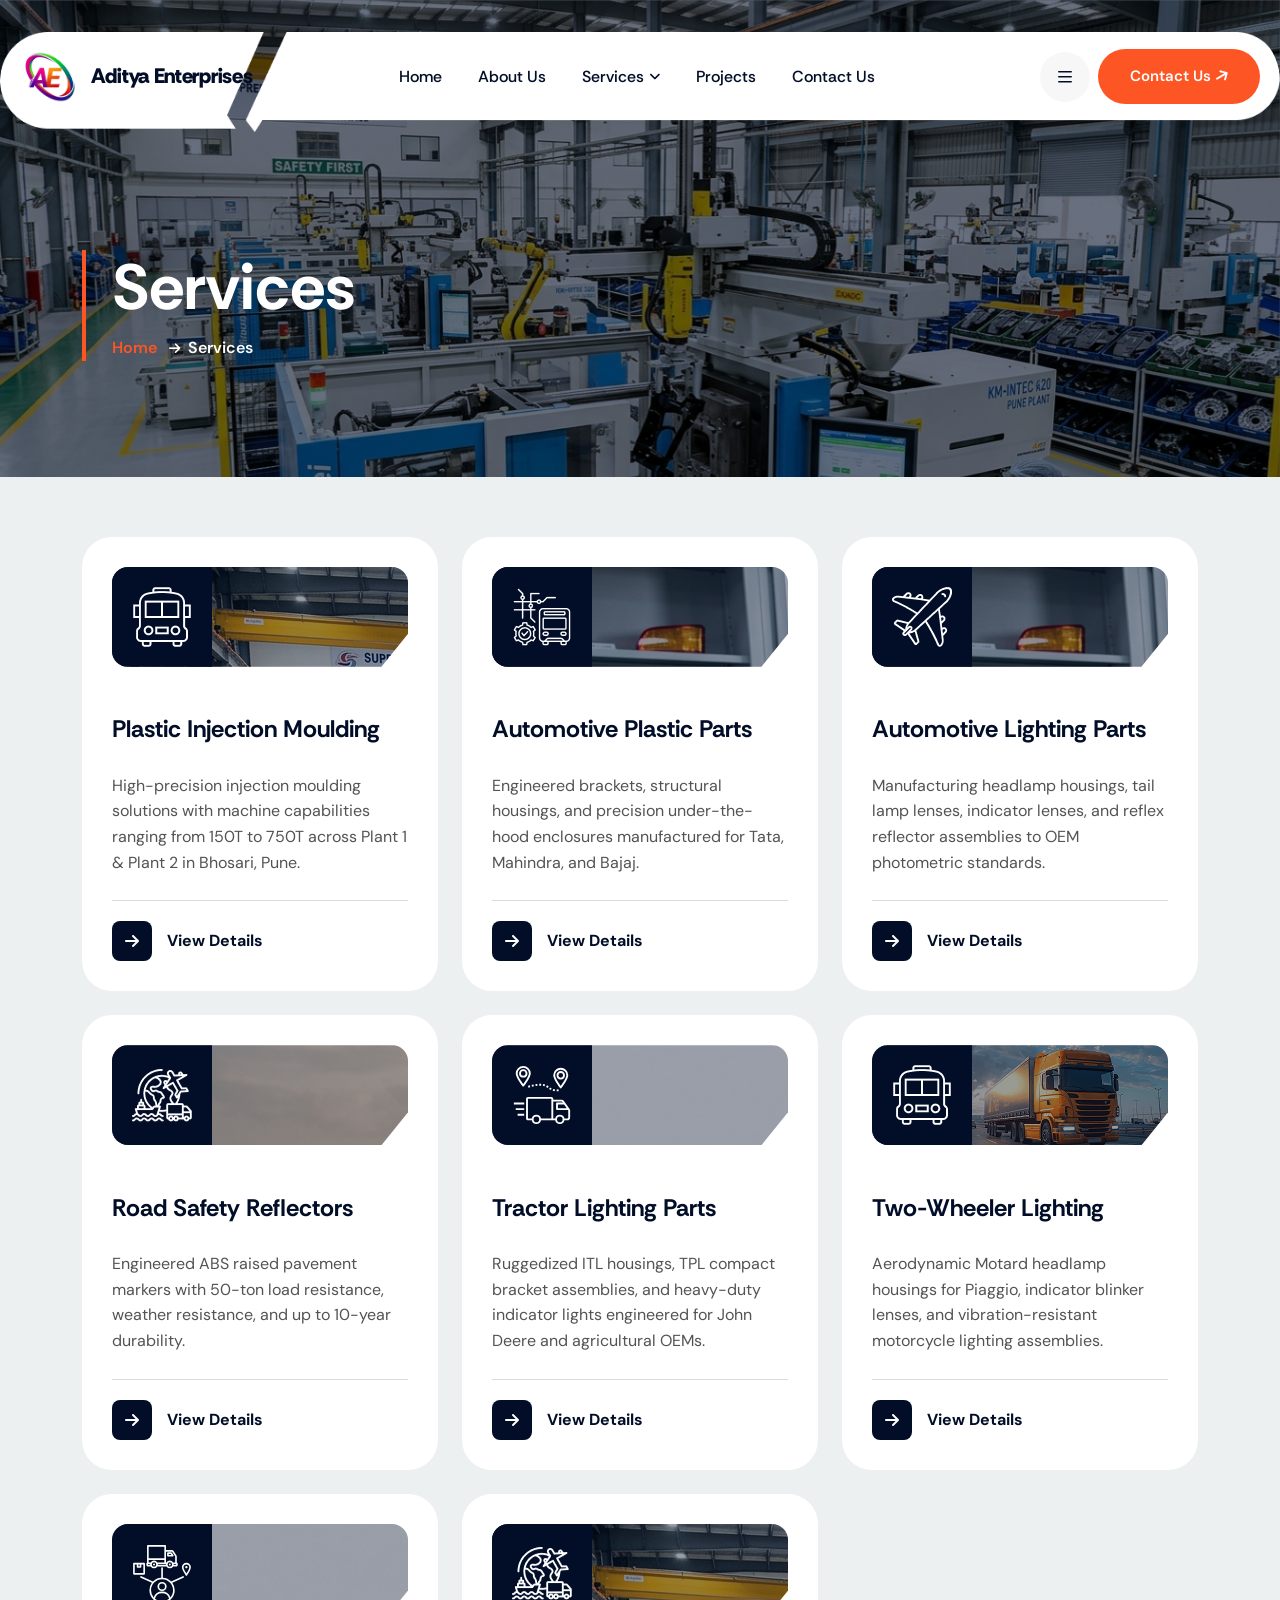
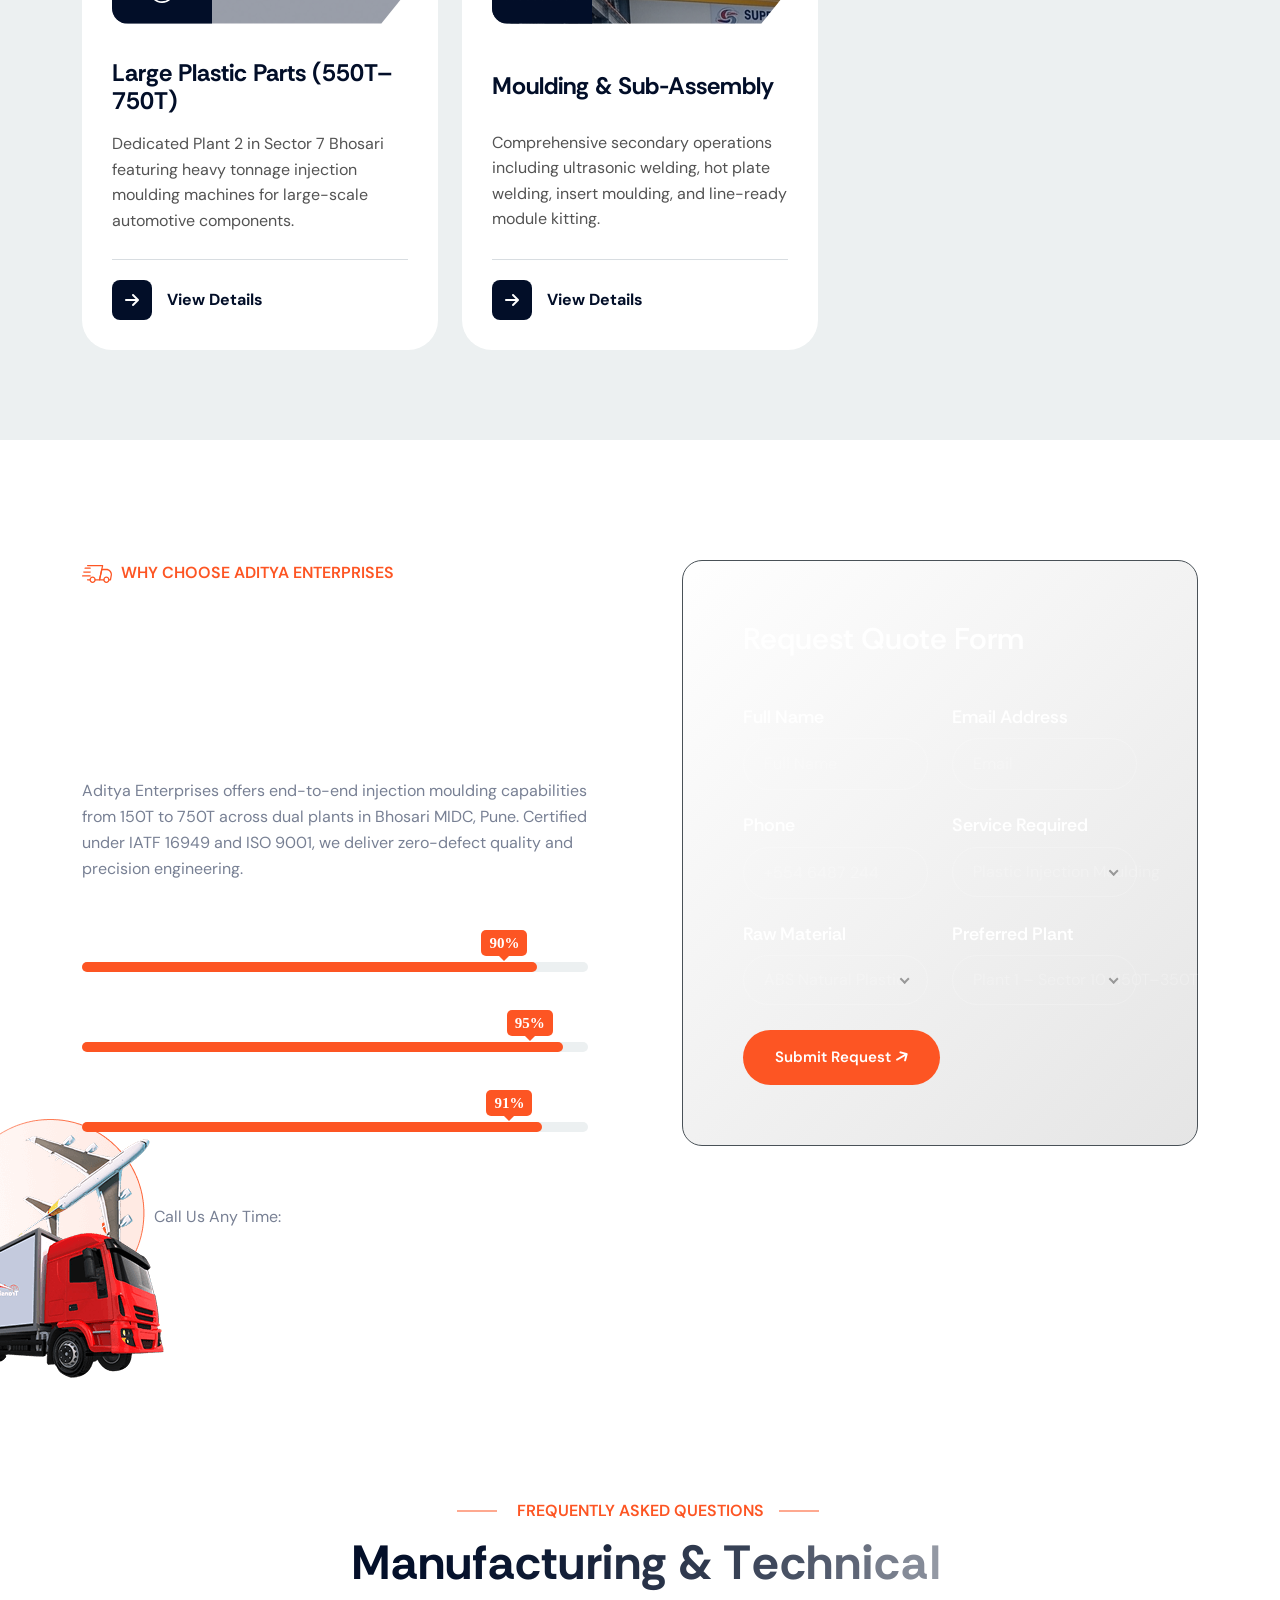
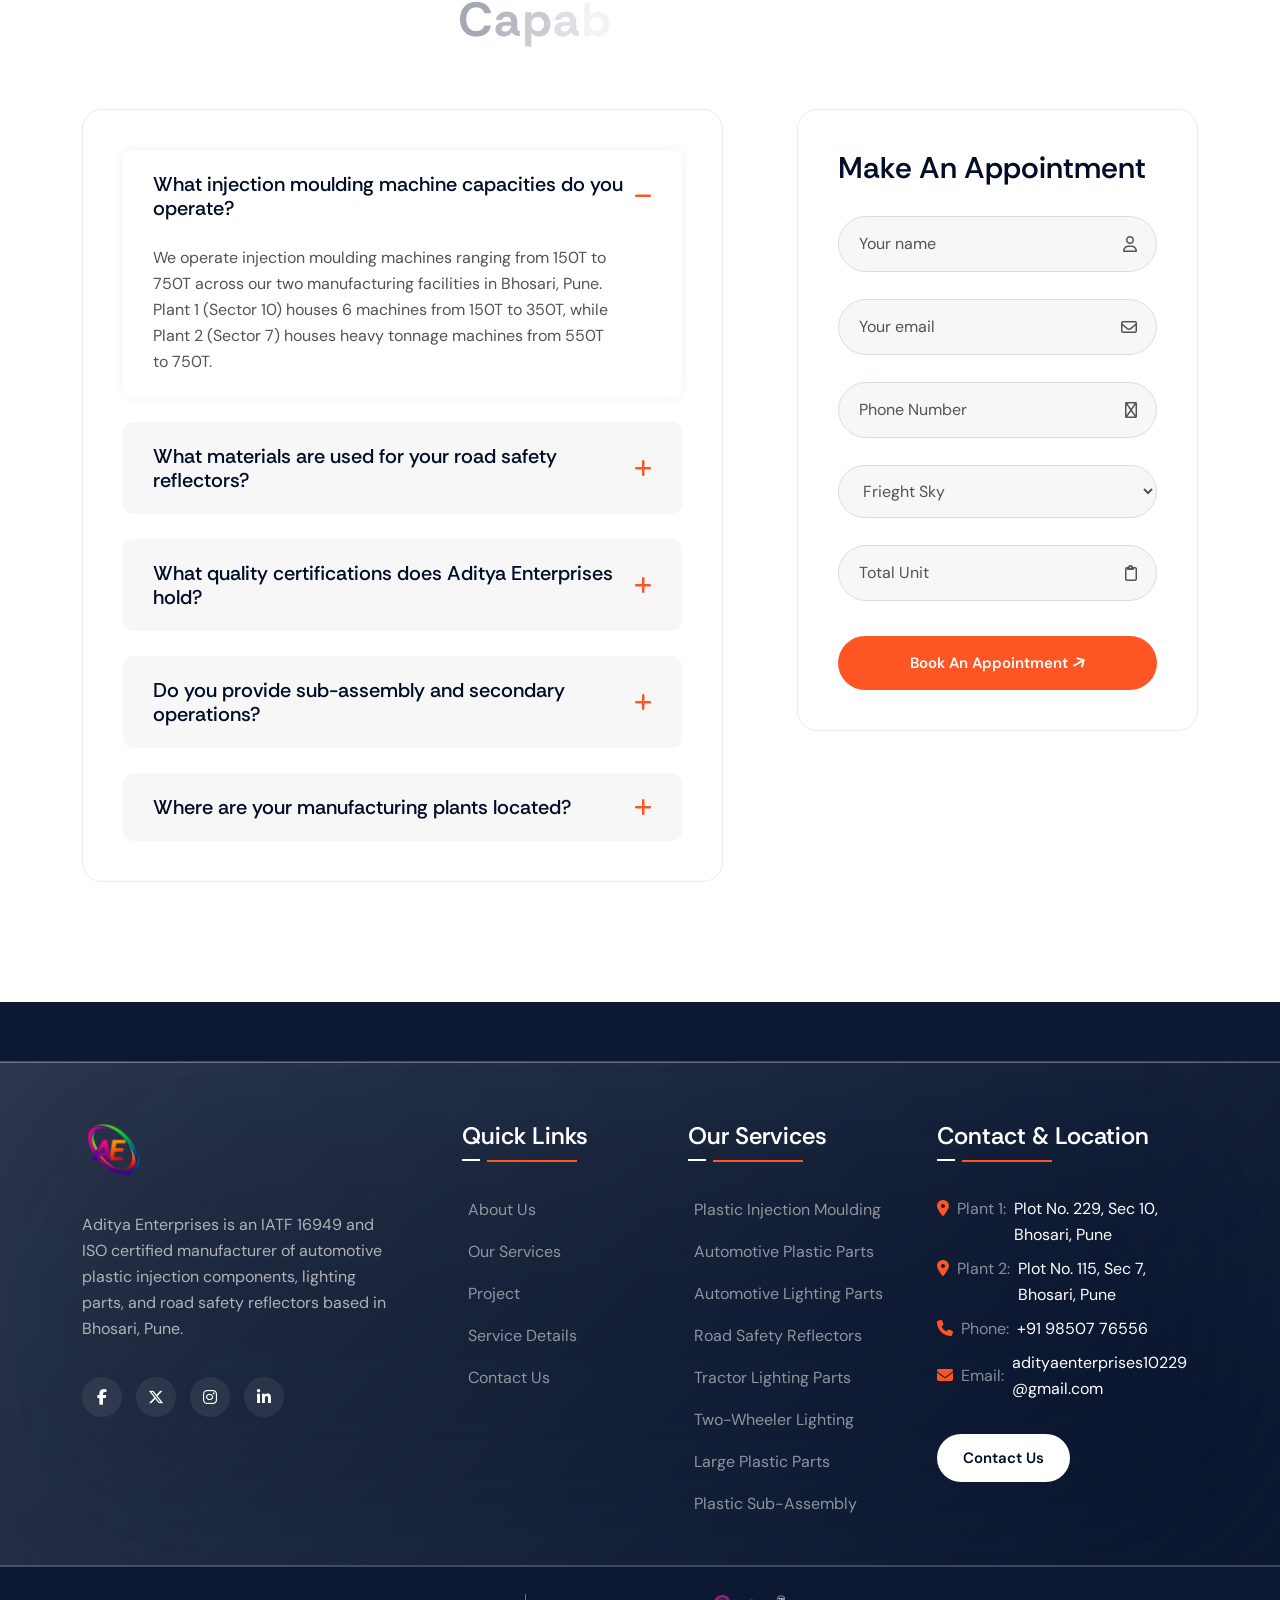
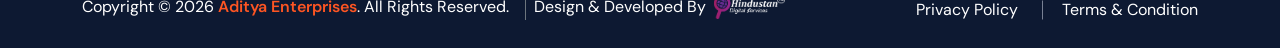
<file: service.html>
<!DOCTYPE html>
<html lang="zxx">

<head>
    <meta charset="utf-8">
    <meta http-equiv="x-ua-compatible" content="ie=edge">
    <meta name="viewport" content="width=device-width, initial-scale=1, shrink-to-fit=no">
    <meta name="description" content="Explore plastic injection moulding (150T–750T), automotive lighting housings, road safety reflectors, and ultrasonic welding sub-assembly services by Aditya Enterprises in Bhosari, Pune.">
    <meta name="keywords" content="Plastic Injection Moulding Services Pune, Automotive Lighting Components Manufacturer, Road Safety Reflector Supplier India, Ultrasonic Welding Sub Assembly, Heavy Tonnage Plastic Moulding">
    <meta name="author" content="Aditya Enterprises">
    <meta property="og:type" content="website">
    <meta property="og:title" content="Manufacturing Services & Capabilities | Aditya Enterprises">
    <meta property="og:description" content="High-precision injection moulding (150T–750T), automotive lighting assemblies, road reflectors, and ultrasonic welding.">
    <meta property="og:image" content="assets/images/logo-transferent.png">
    <meta name="twitter:card" content="summary_large_image">
    <meta name="twitter:title" content="Manufacturing Services & Capabilities | Aditya Enterprises">
    <meta name="twitter:description" content="High-precision injection moulding (150T–750T), automotive lighting assemblies, road reflectors, and ultrasonic welding.">
    <title>Our Services | Aditya Enterprises - Plastic Injection Moulding & Lighting Components</title>
    <link rel="apple-touch-icon" href="assets/images/favicon.png">
    <link rel="shortcut icon" href="assets/images/favicon.ico">
    <!-- Google Fonts -->
    <link rel="preconnect" href="https://fonts.googleapis.com">
    <link rel="preconnect" href="https://fonts.gstatic.com" crossorigin>
    <link href="https://fonts.googleapis.com/css2?family=DM+Sans:ital,opsz,wght@0,9..40,100..1000;1,9..40,100..1000&family=Rethink+Sans:ital,wght@0,400..800;1,400..800&display=swap" rel="stylesheet">
    <!-- CSS Files -->
    <link rel="stylesheet" href="assets/css/bootstrap.min.css">
    <link rel="stylesheet" href="assets/css/fancybox.css">
    <link rel="stylesheet" href="assets/css/swiper-bundle.min.css">
    <link rel="stylesheet" href="https://cdnjs.cloudflare.com/ajax/libs/font-awesome/6.7.2/css/all.min.css">
    <link rel="stylesheet" href="assets/css/jarallax.min.css">
    <link rel="stylesheet" href="assets/css/nice-select.css">
    <!-- Style CSS -->
    <link rel="stylesheet" href="assets/css/style.css">

    <!--[if lt IE 9]>
    <script src="https://oss.maxcdn.com/html5shiv/3.7.2/html5shiv.min.js"></script>
    <script src="https://oss.maxcdn.com/respond/1.4.2/respond.min.js"></script>
    <![endif]-->
</head>

<body>
    <div class="main-overlay"></div>
<!-- Canvas Menu Start -->
    <div class="canvas-menu d-flex flex-column">
        <div class="d-flex justify-content-between w-100 mb-4 align-items-center">
            <!-- Logo Here -->
            <div class="logo">
                <a href="index.html" class="d-inline-flex align-items-center text-decoration-none">
                    <img src="assets/images/logo-transferent.png" alt="Aditya Enterprises Logo">
                    <span class="brand-name ms-2">Aditya Enterprises</span>
                </a>
            </div>
            <!-- Close Button -->
            <button type="button" class="canvas-close" aria-label="Close">
            <svg width="33" height="34" viewBox="0 0 37 38" fill="none" xmlns="http://www.w3.org/2000/svg">
               <path d="M9.19141 9.80762L27.5762 28.1924" stroke="currentColor" stroke-width="1.5"
                  stroke-linecap="round" stroke-linejoin="round"></path>
               <path d="M9.19141 28.1924L27.5762 9.80761" stroke="currentColor" stroke-width="1.5"
                  stroke-linecap="round" stroke-linejoin="round"></path>
            </svg>
         </button>
        </div>
        <p>Aditya Enterprises is a leading manufacturer of high-precision automotive plastic components, lighting assemblies, and durable ABS road safety reflectors with dual manufacturing units in Bhosari, Pune.</p>
        <!-- Vertical Menu Start-->

        <div class="mt-3">
            <h5>Navigation</h5>
            <nav class="mt-4">
                <ul class="vertical-menu">
                    <li><a href="index.html">Home</a></li>
                    <li><a href="about.html">About Us</a></li>
                    <li><a href="services.html">Services</a></li>
                    <li><a href="service/service-details/plastic-injection-moulding.html">Service Details</a></li>
                    <li><a href="projects.html">Projects</a></li>
                    <li><a href="contact.html">Contact Us</a></li>
                </ul>
            </nav>
        </div>

        <!-- social icons -->
        <div class="social-share null mt-3">
            <a href="#"><i class="fab fa-facebook-f"></i></a>
            <a href="#"><i class="fab fa-x-twitter"></i></a>
            <a href="#"><i class="fab fa-instagram"></i></a>
            <a href="#"><i class="fab fa-pinterest"></i></a>
            <a href="#"><i class="fab fa-linkedin-in"></i></a>
            <a href="#"><i class="fab fa-youtube"></i></a>
        </div>
        <a href="contact.html" class="btn btn-primary mt-5"> Contact Us <i class="fa fa-arrow-right"></i><span></span></a>
    </div>
    <!-- Canvas Menu End -->

    <div class="search-popup offcanvas offcanvas-top" id="offcanvas-search" data-bs-scroll="true">
        <div class="container d-flex flex-row py-5 align-items-center position-relative">
            <button type="button" class="btn-close bg-primary rounded-5" data-bs-dismiss="offcanvas" aria-label="Close"></button>
            <div class="col-lg-9 mx-auto">
                <form class="search-form w-100 mb-5">
                    <input id="search-form" type="text" class="form-control shadow-1" placeholder="Type keyword and hit enter">
                </form>

            </div>
        </div>
    </div>
    <!-- Header Start -->
    <header class="header header-default">
        <div class="sticky-height"></div>
        <div class="header-wrapper">
            <!-- Navigation Menu Start -->
            <div class="header-nav-wrapper header-sticky">
                <nav class="navbar navbar-expand-xl">
                    <div class="container">
                        <a href="index.html" class="navbar-brand">
                            <img src="assets/images/logo-transferent.png" alt="Aditya Enterprises Logo" class="img-fluid">
                            <span class="brand-name">Aditya Enterprises</span>
                        </a>
                        <button class="navbar-toggler offcanvas-nav-btn" type="button">
                     Menu <svg xmlns="http://www.w3.org/2000/svg" width="14" height="12" fill="none"
                        viewBox="0 0 14 12">
                        <path fill="#020e28"
                           d="M0 .75Q.063.063.75 0h12.5q.687.063.75.75-.063.687-.75.75H.75Q.063 1.437 0 .75m0 5Q.063 5.063.75 5h12.5q.687.063.75.75-.063.687-.75.75H.75Q.063 6.437 0 5.75m13.25 5.75H.75q-.687-.063-.75-.75.063-.687.75-.75h12.5q.687.063.75.75-.063.687-.75.75" />
                     </svg>
                  </button>
                        <div class="nav-cta d-none d-md-flex order-lg-3">
                            <div class="d-flex align-items-center justify-content-between gap-2">
                                <button class="burger-menu icon-lg bg-light rounded-circle">
                           <svg xmlns="http://www.w3.org/2000/svg" width="14" height="12" fill="none"
                              viewBox="0 0 14 12">
                              <path fill="#020e28"
                                 d="M0 .75Q.063.063.75 0h12.5q.687.063.75.75-.063.687-.75.75H.75Q.063 1.437 0 .75m0 5Q.063 5.063.75 5h12.5q.687.063.75.75-.063.687-.75.75H.75Q.063 6.437 0 5.75m13.25 5.75H.75q-.687-.063-.75-.75.063-.687.75-.75h12.5q.687.063.75.75-.063.687-.75.75" />
                           </svg>
                        </button>
                                <a href="contact.html" class="btn btn-primary"> Contact Us <i
                              class="fa fa-arrow-right"></i><span></span>
                        </a>

                            </div>
                        </div>
                        <div class="offcanvas offcanvas-start offcanvas-nav">
                            <div class="offcanvas-header">
                                <a href="index.html" class="text-inverse d-inline-flex align-items-center"><img src="assets/images/logo-transferent.png" alt="Aditya Enterprises Logo"><span class="brand-name ms-2">Aditya Enterprises</span></a>
                                <button type="button" class="btn-close bg-primary" data-bs-dismiss="offcanvas" aria-label="Close"></button>
                            </div>

                            <div class="offcanvas-body pt-0 align-items-center justify-content-between">
                                <ul class="navbar-nav mx-auto align-items-lg-center">
                                    <li class="nav-item">
                                        <a class="nav-link" href="index.html">Home</a>
                                    </li>
                                    <li class="nav-item">
                                        <a class="nav-link" href="about.html">About Us</a>
                                    </li>
                                    <li class="nav-item dropdown">
                                        <a class="nav-link dropdown-toggle" href="services.html" role="button" data-bs-toggle="dropdown" aria-expanded="false">Services</a>
                                        <ul class="dropdown-menu">
                                            <li><a class="dropdown-item" href="services.html">Our Services</a></li>
                                            <li><a class="dropdown-item" href="service/service-details/plastic-injection-moulding.html">Plastic Injection Moulding</a></li>
                                            <li><a class="dropdown-item" href="service/service-details/automotive-plastic-components.html">Automotive Plastic Components</a></li>
                                            <li><a class="dropdown-item" href="service/service-details/automotive-lighting-components.html">Automotive Lighting Components</a></li>
                                            <li><a class="dropdown-item" href="service/service-details/road-safety-reflectors.html">Road Safety Reflectors</a></li>
                                            <li><a class="dropdown-item" href="service/service-details/tractor-lighting-components.html">Tractor Lighting Components</a></li>
                                            <li><a class="dropdown-item" href="service/service-details/two-wheeler-lighting-components.html">Two-Wheeler Lighting Components</a></li>
                                            <li><a class="dropdown-item" href="service/service-details/large-plastic-components.html">Large Plastic Components (550T–750T)</a></li>
                                            <li><a class="dropdown-item" href="service/service-details/plastic-injection-moulding-sub-assembly.html">Plastic Sub-Assembly &amp; Welding</a></li>
                                        </ul>
                                    </li>
                                    <li class="nav-item">
                                        <a class="nav-link" href="projects.html">Projects</a>
                                    </li>
                                    <li class="nav-item">
                                        <a class="nav-link" href="contact.html">Contact Us</a>
                                    </li>
                                </ul>

                            </div>
                        </div>
                    </div>
                </nav>
            </div>
        </div>
    </header>
    <!-- Header End -->

    <!-- Promo Section Start -->
    <section class="promo-sec bg-cover jarallax" data-jarallax data-speed=".4">
        <img src="assets/images/serv1.png" alt="Services Aditya Enterprises" class="jarallax-img">
        <div class="parallax-overly"></div>
        <div class="container">
            <div class="row">
                <div class="col-lg-12">
                    <div class="promo-wrap">
                        <h1 class="display-2 text-info">Services</h1>
                        <nav aria-label="breadcrumb">
                            <ol class="breadcrumb">
                                <li class="breadcrumb-item">
                                    <a href="index.html">Home</a>
                                </li>
                                <li class="breadcrumb-item active" aria-current="page">Services</li>
                            </ol>
                        </nav>
                    </div>
                </div>
            </div>
        </div>
    </section>
    <!-- Promo Section End -->

                <!-- Services Section Start -->
    <div class="services-sec bg-shade sec-padding">
        <div class="container">
            <div class="row gy-4">
                <div class="col-lg-4 col-md-6">
                    <div class="service-card2 round bg-info fadeInUp" data-delay=".2">
                        <div class="serv-thumb" style="background-image: url('assets/images/serv-s1.png');">
                            <span class="icon round-2">
                                <img src="assets/images/icons/bus.png" alt="Moulding">
                            </span>
                        </div>
                        <h3 class="display-4"><a href="service/service-details/plastic-injection-moulding.html">Plastic Injection Moulding</a></h3>
                        <p>High-precision injection moulding solutions with machine capabilities ranging from 150T to 750T across Plant 1 &amp; Plant 2 in Bhosari, Pune.</p>
                        <div class="service-footer border-top">
                            <a class="custom-btn" href="service/service-details/plastic-injection-moulding.html"><span class="icon rounded-3"><i class="fa fa-arrow-right"></i></span>View Details</a>
                        </div>
                    </div>
                </div>
                <div class="col-lg-4 col-md-6">
                    <div class="service-card2 round bg-info fadeInUp" data-delay=".3">
                        <div class="serv-thumb" style="background-image: url('assets/images/serv-s2.png');">
                            <span class="icon round-2">
                                <img src="assets/images/icons/bus-gear.png" alt="Automotive Plastic">
                            </span>
                        </div>
                        <h3 class="display-4"><a href="service/service-details/automotive-plastic-components.html">Automotive Plastic Parts</a></h3>
                        <p>Engineered brackets, structural housings, and precision under-the-hood enclosures manufactured for Tata, Mahindra, and Bajaj.</p>
                        <div class="service-footer border-top">
                            <a class="custom-btn" href="service/service-details/automotive-plastic-components.html"><span class="icon rounded-3"><i class="fa fa-arrow-right"></i></span>View Details</a>
                        </div>
                    </div>
                </div>
                <div class="col-lg-4 col-md-6">
                    <div class="service-card2 round bg-info fadeInUp" data-delay=".4">
                        <div class="serv-thumb" style="background-image: url('assets/images/serv-s2.png');">
                            <span class="icon round-2">
                                <img src="assets/images/icons/plane-lg.png" alt="Lighting">
                            </span>
                        </div>
                        <h3 class="display-4"><a href="service/service-details/automotive-lighting-components.html">Automotive Lighting Parts</a></h3>
                        <p>Manufacturing headlamp housings, tail lamp lenses, indicator lenses, and reflex reflector assemblies to OEM photometric standards.</p>
                        <div class="service-footer border-top">
                            <a class="custom-btn" href="service/service-details/automotive-lighting-components.html"><span class="icon rounded-3"><i class="fa fa-arrow-right"></i></span>View Details</a>
                        </div>
                    </div>
                </div>
                <div class="col-lg-4 col-md-6">
                    <div class="service-card2 round bg-info fadeInUp" data-delay=".5">
                        <div class="serv-thumb" style="background-image: url('assets/images/serv-s3.png');">
                            <span class="icon round-2">
                                <img src="assets/images/icons/road.png" alt="Reflectors">
                            </span>
                        </div>
                        <h3 class="display-4"><a href="service/service-details/road-safety-reflectors.html">Road Safety Reflectors</a></h3>
                        <p>Engineered ABS raised pavement markers with 50-ton load resistance, weather resistance, and up to 10-year durability.</p>
                        <div class="service-footer border-top">
                            <a class="custom-btn" href="service/service-details/road-safety-reflectors.html"><span class="icon rounded-3"><i class="fa fa-arrow-right"></i></span>View Details</a>
                        </div>
                    </div>
                </div>
                <div class="col-lg-4 col-md-6">
                    <div class="service-card2 round bg-info fadeInUp" data-delay=".2">
                        <div class="serv-thumb" style="background-image: url('assets/images/serv-s4.png');">
                            <span class="icon round-2">
                                <img src="assets/images/modal.svg" alt="Tractor Lighting">
                            </span>
                        </div>
                        <h3 class="display-4"><a href="service/service-details/tractor-lighting-components.html">Tractor Lighting Parts</a></h3>
                        <p>Ruggedized ITL housings, TPL compact bracket assemblies, and heavy-duty indicator lights engineered for John Deere and agricultural OEMs.</p>
                        <div class="service-footer border-top">
                            <a class="custom-btn" href="service/service-details/tractor-lighting-components.html"><span class="icon rounded-3"><i class="fa fa-arrow-right"></i></span>View Details</a>
                        </div>
                    </div>
                </div>
                <div class="col-lg-4 col-md-6">
                    <div class="service-card2 round bg-info fadeInUp" data-delay=".3">
                        <div class="serv-thumb" style="background-image: url('assets/images/serv-s5.png');">
                            <span class="icon round-2">
                                <img src="assets/images/icons/bus.png" alt="Two Wheeler">
                            </span>
                        </div>
                        <h3 class="display-4"><a href="service/service-details/two-wheeler-lighting-components.html">Two-Wheeler Lighting</a></h3>
                        <p>Aerodynamic Motard headlamp housings for Piaggio, indicator blinker lenses, and vibration-resistant motorcycle lighting assemblies.</p>
                        <div class="service-footer border-top">
                            <a class="custom-btn" href="service/service-details/two-wheeler-lighting-components.html"><span class="icon rounded-3"><i class="fa fa-arrow-right"></i></span>View Details</a>
                        </div>
                    </div>
                </div>
                <div class="col-lg-4 col-md-6">
                    <div class="service-card2 round bg-info fadeInUp" data-delay=".4">
                        <div class="serv-thumb" style="background-image: url('assets/images/serv-s6.png');">
                            <span class="icon round-2">
                                <img src="assets/images/logistic.svg" alt="Large Components">
                            </span>
                        </div>
                        <h3 class="display-4"><a href="service/service-details/large-plastic-components.html">Large Plastic Parts (550T–750T)</a></h3>
                        <p>Dedicated Plant 2 in Sector 7 Bhosari featuring heavy tonnage injection moulding machines for large-scale automotive components.</p>
                        <div class="service-footer border-top">
                            <a class="custom-btn" href="service/service-details/large-plastic-components.html"><span class="icon rounded-3"><i class="fa fa-arrow-right"></i></span>View Details</a>
                        </div>
                    </div>
                </div>
                <div class="col-lg-4 col-md-6">
                    <div class="service-card2 round bg-info fadeInUp" data-delay=".5">
                        <div class="serv-thumb" style="background-image: url('assets/images/serv-s1.png');">
                            <span class="icon round-2">
                                <img src="assets/images/icons/road.png" alt="Sub Assembly">
                            </span>
                        </div>
                        <h3 class="display-4"><a href="service/service-details/plastic-injection-moulding-sub-assembly.html">Moulding &amp; Sub-Assembly</a></h3>
                        <p>Comprehensive secondary operations including ultrasonic welding, hot plate welding, insert moulding, and line-ready module kitting.</p>
                        <div class="service-footer border-top">
                            <a class="custom-btn" href="service/service-details/plastic-injection-moulding-sub-assembly.html"><span class="icon rounded-3"><i class="fa fa-arrow-right"></i></span>View Details</a>
                        </div>
                    </div>
                </div>
            </div>
        </div>
    </div>
    <!-- Services Section End -->

    <!-- About Section Start -->
    <section class="why-us3 sec-padding jarallax" data-jarallax data-speed=".4">
        <img src="assets/images/whu-us-bg.jpg" class="jarallax-img" alt="">
        <img src="assets/images/slide-anim.png" class="abs-img  bottom-0" alt="">
        <div class="container">
            <div class="row">
                <div class="col-lg-6">
                    <div class="why-txt">
                        <div class="sec-intro">
                            <span class="sub-title fadeInUp">
                        <svg xmlns="http://www.w3.org/2000/svg" width="30" height="18" fill="none" viewBox="0 0 30 18">
                           <path fill="#fd5523"
                              d="M8.125 15.429h-2.5a.62.62 0 0 1-.442-.189.65.65 0 0 1 0-.909.62.62 0 0 1 .442-.188h2.5c.166 0 .325.068.442.188a.65.65 0 0 1 0 .91.62.62 0 0 1-.442.188m20.313 0h-1.563a.62.62 0 0 1-.442-.189.65.65 0 0 1 0-.909.62.62 0 0 1 .442-.188h1.044l.842-4.618c-.011-2.364-1.973-4.382-4.386-4.382h-4.104l-1.989 9h3.593c.166 0 .325.068.442.188a.653.653 0 0 1 0 .91.62.62 0 0 1-.442.188H17.5a.61.61 0 0 1-.488-.242.65.65 0 0 1-.122-.543L19.162 4.36a.65.65 0 0 1 .22-.361.6.6 0 0 1 .39-.14h4.603C27.476 3.857 30 6.452 30 9.642l-.949 5.261a.65.65 0 0 1-.214.377.6.6 0 0 1-.4.148" />
                           <path fill="#fd5523"
                              d="M24.375 18c-1.722 0-3.125-1.441-3.125-3.214s1.403-3.215 3.125-3.215c1.723 0 3.125 1.442 3.125 3.215S26.098 18 24.375 18m0-5.143c-1.034 0-1.875.866-1.875 1.929s.841 1.928 1.875 1.928 1.875-.865 1.875-1.928-.841-1.929-1.875-1.929M10.625 18C8.903 18 7.5 16.559 7.5 14.786s1.403-3.215 3.125-3.215c1.723 0 3.125 1.442 3.125 3.215S12.348 18 10.625 18m0-5.143c-1.034 0-1.875.866-1.875 1.929s.841 1.928 1.875 1.928 1.875-.865 1.875-1.928c0-1.064-.841-1.929-1.875-1.929m-2.5-9h-5a.62.62 0 0 1-.442-.188.65.65 0 0 1 0-.91.62.62 0 0 1 .442-.188h5c.166 0 .325.068.442.189a.65.65 0 0 1 0 .909.62.62 0 0 1-.442.188m0 3.857h-6.25a.62.62 0 0 1-.442-.188.65.65 0 0 1 0-.91.62.62 0 0 1 .442-.187h6.25c.166 0 .325.067.442.188a.65.65 0 0 1 0 .909.62.62 0 0 1-.442.188m0 3.857h-7.5a.62.62 0 0 1-.442-.188.65.65 0 0 1 0-.909.62.62 0 0 1 .442-.188h7.5c.166 0 .325.067.442.188a.65.65 0 0 1 0 .91.62.62 0 0 1-.442.187" />
                           <path fill="#fd5523"
                              d="M17.5 15.429h-4.375a.62.62 0 0 1-.442-.189.65.65 0 0 1 0-.909.62.62 0 0 1 .442-.188H17l2.84-12.857H5.625a.62.62 0 0 1-.442-.189.65.65 0 0 1 0-.909A.62.62 0 0 1 5.625 0h15a.61.61 0 0 1 .488.241.65.65 0 0 1 .122.543L18.11 14.927a.65.65 0 0 1-.22.36.6.6 0 0 1-.39.142" />
                        </svg>
                        Why Choose Aditya Enterprises</span>
                            <h2 class="sec-title text-white">Precision Injection Moulding &amp; OEM Excellence</h2>
                            <p>Aditya Enterprises offers end-to-end injection moulding capabilities from 150T to 750T across dual plants in Bhosari MIDC, Pune. Certified under IATF 16949 and ISO 9001, we deliver zero-defect quality and precision engineering.</p>
                        </div>
                        <div class="success-stat">
                            <div class="progress">
                                <div class="meta">Moulding Range (150T–750T)</div>
                                <div class="progress-bar" data-progress="90%" style="width: 90%;">
                                    <span>90%</span>
                                </div>
                            </div>
                            <div class="progress">
                                <div class="meta">On-Time Delivery Rate</div>
                                <div class="progress-bar" data-progress="95%" style="width: 95%;">
                                    <span>95%</span>
                                </div>
                            </div>
                            <div class="progress">
                                <div class="meta">Quality &amp; Traceability Compliance</div>
                                <div class="progress-bar" data-progress="91%" style="width: 91%;">
                                    <span>91%</span>
                                </div>
                            </div>
                        </div>
                        <div class="quick-call d-flex align-items-center">
                            <span class="bg-info icon-lg rounded-circle text-primary"><i
                           class="fa-solid fa-phone-volume"></i></span>
                            <div class="conn-txt ms-3">
                                <p class="m-0">Call Us Any Time:</p>
                                <a class="h6 text-info" href="tel:+919850776556">+91 98507 76556</a>
                            </div>
                        </div>

                    </div>
                </div>
                <div class="col-lg-6">
                    <div class="quote-form rounded-4 fadeInUp">
                        <h3>Request Quote Form</h3>
                        <form action="#">
                            <div class="row">
                                <div class="col-lg-6 form-group">
                                    <label for="name">Full Name</label>
                                    <input id="name" type="text" placeholder="Full Name">
                                </div>
                                <div class="col-lg-6 form-group">
                                    <label for="email">Email Address</label>
                                    <input id="email" type="email" placeholder="Email">
                                </div>
                                <div class="col-lg-6 form-group">
                                    <label for="phone">Phone</label>
                                    <input id="phone" type="text" placeholder="+554 6487 244">
                                </div>
                                <div class="col-lg-6 form-group">
                                    <label for="service_select">Service Required</label>
                                    <select class="tv-select" name="Service" id="service_select">
                              <option value="1">Plastic Injection Moulding</option>
                              <option value="2">Automotive Lighting Components</option>
                              <option value="3">Road Safety Reflectors</option>
                              <option value="4">Plastic Sub-Assembly</option>
                              <option value="5">Heavy Tonnage (550T–750T)</option>
                           </select>
                                </div>
                                <div class="col-lg-6 form-group">
                                    <label for="material_select">Raw Material</label>
                                    <select class="tv-select" name="Material" id="material_select">
                              <option value="1">ABS Natural Plastic</option>
                              <option value="2">Polyamide (PA6 / PA66)</option>
                              <option value="3">Polypropylene (PP)</option>
                              <option value="4">Polycarbonate (PC)</option>
                              <option value="5">Other Engineering Resins</option>
                           </select>
                                </div>
                                <div class="col-lg-6 form-group">
                                    <label for="plant_select">Preferred Plant</label>
                                    <select class="tv-select" name="Plant" id="plant_select">
                              <option value="1">Plant 1 – Sector 10 (150T–350T)</option>
                              <option value="2">Plant 2 – Sector 7 (550T–750T)</option>
                              <option value="3">Both / General Inquiry</option>
                           </select>
                                </div>
                                <div class="col-12">
                                    <button class="btn btn-primary">Submit Request <i class="fa fa-arrow-right"></i>
                              <span></span></button>
                                </div>
                            </div>
                        </form>
                    </div>
                </div>
            </div>
        </div>
    </section>
    <!-- About Section End -->
    <!-- FAQ Section Start -->
    <section class="faq-sec sec-padding position-relative">
        <div class="container">
            <div class="sec-intro mx-auto text-center">
                <span class="sub-title2 fadeInUp">Frequently Asked Questions</span>
                <h2 class="sec-title">Manufacturing &amp; Technical Capabilities FAQs</h2>
            </div>
            <div class="row gy-4">
                <div class="col-lg-7">
                    <div class="faq-accordion rounded-4" id="tv-accordion">
                        <div class="accordion-item active">
                            <h2 class="accordion-header" id="headingOne">
                                <button class="accordion-button display-5" type="button" data-bs-toggle="collapse" data-bs-target="#collapseOne" aria-expanded="true" aria-controls="collapseOne">
                            What injection moulding machine capacities do you operate?
                        </button>
                            </h2>
                            <div id="collapseOne" class="accordion-collapse collapse show" aria-labelledby="headingOne" data-bs-parent="#tv-accordion">
                                <div class="accordion-body">
                                    <p>We operate injection moulding machines ranging from 150T to 750T across our two manufacturing facilities in Bhosari, Pune. Plant 1 (Sector 10) houses 6 machines from 150T to 350T, while Plant 2 (Sector 7) houses heavy tonnage machines from 550T to 750T.</p>
                                </div>
                            </div>
                        </div>
                        <div class="accordion-item">
                            <h2 class="accordion-header" id="headingTwo">
                                <button class="accordion-button display-5 collapsed" type="button" data-bs-toggle="collapse" data-bs-target="#collapseTwo" aria-expanded="false" aria-controls="collapseTwo">
                            What materials are used for your road safety reflectors?
                        </button>
                            </h2>
                            <div id="collapseTwo" class="accordion-collapse collapse" aria-labelledby="headingTwo" data-bs-parent="#tv-accordion">
                                <div class="accordion-body">
                                    <p>Our road safety reflectors (raised pavement markers) are manufactured using uncoloured ABS (Acrylonitrile Butadiene Styrene) natural plastic, delivering up to 50-ton load resistance, high retro-reflective visibility in low-light conditions, and up to 10 years of weather resistance.</p>
                                </div>
                            </div>
                        </div>
                        <div class="accordion-item">
                            <h2 class="accordion-header" id="headingThree">
                                <button class="accordion-button display-5 collapsed" type="button" data-bs-toggle="collapse" data-bs-target="#collapseThree" aria-expanded="false" aria-controls="collapseThree">
                            What quality certifications does Aditya Enterprises hold?
                        </button>
                            </h2>
                            <div id="collapseThree" class="accordion-collapse collapse" aria-labelledby="headingThree" data-bs-parent="#tv-accordion">
                                <div class="accordion-body">
                                    <p>Aditya Enterprises operates under IATF 16949, ISO 9001, and ISO 14001 certified quality management systems, incorporating in-process inspection, traceability systems, customer-specific quality requirements, and a zero-defect manufacturing approach.</p>
                                </div>
                            </div>
                        </div>
                        <!-- Item End -->
                        <div class="accordion-item">
                            <h2 class="accordion-header" id="headingFour">
                                <button class="accordion-button display-5 collapsed" type="button" data-bs-toggle="collapse" data-bs-target="#collapseFour" aria-expanded="false" aria-controls="collapseFour">
                            Do you provide sub-assembly and secondary operations?
                        </button>
                            </h2>
                            <div id="collapseFour" class="accordion-collapse collapse" aria-labelledby="headingFour" data-bs-parent="#tv-accordion">
                                <div class="accordion-body">
                                    <p>Yes, we provide full sub-assembly operations including ultrasonic welding, hot plate welding, insert moulding, secondary precision finishing, packaging, and structured dispatch solutions.</p>
                                </div>
                            </div>
                        </div>
                        <!-- Item End -->
                        <div class="accordion-item">
                            <h2 class="accordion-header" id="headingFive">
                                <button class="accordion-button display-5 collapsed" type="button" data-bs-toggle="collapse" data-bs-target="#collapseFive" aria-expanded="false" aria-controls="collapseFive">
                            Where are your manufacturing plants located?
                        </button>
                            </h2>
                            <div id="collapseFive" class="accordion-collapse collapse" aria-labelledby="headingFive" data-bs-parent="#tv-accordion">
                                <div class="accordion-body">
                                    <p>We operate two units in PCNTDA, Bhosari, Pune – 411026: Plant 1 (Main Production Unit) at Plot No. 229, Sector 10, and Plant 2 (Auxiliary Production Unit) at Plot No. 115, Sector 7.</p>
                                </div>
                            </div>
                        </div>
                    </div>
                </div>
                <div class="col-lg-5">
                    <div class="contact-form rounded-4 position-relative">
                        <h3 class="display-4">Make An Appointment</h3>
                        <div class="form-group">
                            <input type="text" placeholder="Your name">
                            <i class="fa-regular fa-user"></i>
                        </div>
                        <div class="form-group">
                            <input type="email" placeholder="Your email">
                            <i class="fa-regular fa-envelope"></i>
                        </div>
                        <div class="form-group">
                            <input type="text" placeholder="Phone Number">
                            <i class="fa-regular fa-headphones"></i>
                        </div>
                        <div class="form-group">
                            <select name="Frieght" id="Frieght">
                        <option value="1">Frieght Sky</option>
                        <option value="1">Frieght Ship</option>
                        <option value="1">Frieght Road</option>
                        <option value="1">Frieght Sky</option>
                     </select>
                        </div>
                        <div class="form-group">
                            <input type="text" placeholder="Total Unit">
                            <i class="fa-regular fa-clipboard"></i>
                        </div>
                        <button class="btn btn-primary btn-lg w-100 mt-2">Book an Appointment <i
                        class="fa fa-arrow-right"></i>
                     <span></span></button>
                    </div>
                </div>
            </div>
        </div>
    </section>
    <!-- FAQ Section End -->

    <!-- Footer Start -->
    <footer class="footer bg-cover jarallax" data-jarallax data-speed=".2">
        <img src="assets/images/aerial-view-factory-trucks-parked-near-warehouse-daytime.jpg" alt="Aerial view factory trucks parked near warehouse" class="jarallax-img">
        <div class="parallax-overly"></div>
        <div class="container">
            <div class="row footer-widgets">
                <div class="col-lg-4 col-sm-6 mb-5 mb-lg-0">
                    <div class="footer-widget about-footer">
                        <div class="f-logo">
                            <a href="index.html"><img src="assets/images/logo-transferent.png" alt="Aditya Enterprises Logo"></a>
                        </div>
                        <p>Aditya Enterprises is an IATF 16949 and ISO certified manufacturer of automotive plastic injection components, lighting parts, and road safety reflectors based in Bhosari, Pune.</p>
                        <div class="social-share">
                            <a href="#"><i class="fab fa-facebook-f"></i></a>
                            <a href="#"><i class="fab fa-x-twitter"></i></a>
                            <a href="#"><i class="fab fa-instagram"></i></a>
                            <a href="#"><i class="fab fa-linkedin-in"></i></a>
                        </div>

                    </div>
                </div>
                <div class="col-lg-2 col-sm-4 offset-sm-1 offset-lg-0">
                    <div class="footer-widget">
                        <h3 class="widget-title">Quick Links</h3>
                        <ul>
                            <li><a href="about.html">About Us</a></li>
                            <li><a href="services.html">Our Services</a></li>
                            <li><a href="projects.html">Project</a></li>
                            <li><a href="service/service-details/plastic-injection-moulding.html">Service Details</a></li>
                            
                            <li><a href="contact.html">Contact Us</a></li>
                        </ul>
                    </div>
                </div>

                <div class="col-lg-3 ps-lg-5 col-sm-6">
                    <div class="footer-widget">
                        <h3 class="widget-title">Our Services</h3>
                        <ul>
                            <li><a href="service/service-details/plastic-injection-moulding.html">Plastic Injection Moulding</a></li>
                            <li><a href="service/service-details/automotive-plastic-components.html">Automotive Plastic Parts</a></li>
                            <li><a href="service/service-details/automotive-lighting-components.html">Automotive Lighting Parts</a></li>
                            <li><a href="service/service-details/road-safety-reflectors.html">Road Safety Reflectors</a></li>
                            <li><a href="service/service-details/tractor-lighting-components.html">Tractor Lighting Parts</a></li>
                            <li><a href="service/service-details/two-wheeler-lighting-components.html">Two-Wheeler Lighting</a></li>
                            <li><a href="service/service-details/large-plastic-components.html">Large Plastic Parts</a></li>
                            <li><a href="service/service-details/plastic-injection-moulding-sub-assembly.html">Plastic Sub-Assembly</a></li>
                        </ul>
                    </div>
                </div>

                <div class="col-lg-3 col-sm-4 offset-sm-1 offset-lg-0">
                    <div class="footer-widget contact-widget">
                        <h3 class="widget-title">Contact &amp; Location</h3>
                        <div class="opening-inner">
                            <div class="d-flex align-items-start mb-2 gap-2">
                                <span class="text-white-50 text-nowrap"><i class="fa fa-map-marker-alt text-primary me-2"></i>Plant 1:</span>
                                <span class="text-white">Plot No. 229, Sec 10, Bhosari, Pune</span>
                            </div>
                            <div class="d-flex align-items-start mb-2 gap-2">
                                <span class="text-white-50 text-nowrap"><i class="fa fa-map-marker-alt text-primary me-2"></i>Plant 2:</span>
                                <span class="text-white">Plot No. 115, Sec 7, Bhosari, Pune</span>
                            </div>
                            <div class="d-flex align-items-center mb-2 gap-2">
                                <span class="text-white-50 text-nowrap"><i class="fa fa-phone text-primary me-2"></i>Phone:</span>
                                <a href="tel:+919850776556" class="text-white text-decoration-none">+91 98507 76556</a>
                            </div>
                            <div class="d-flex align-items-center mb-2 gap-2">
                                <span class="text-white-50 text-nowrap"><i class="fa fa-envelope text-primary me-2"></i>Email:</span>
                                <a href="mailto:adityaenterprises10229@gmail.com" class="text-white text-decoration-none text-break">adityaenterprises10229@gmail.com</a>
                            </div>
                        </div>
                        <a href="contact.html" class="btn btn-info btn-xs mt-4">Contact Us <span></span></a>
                    </div>
                </div>
            </div>
        </div>
        <div class="footer-bottom">
            <div class="container">
                <div class="d-flex flex-wrap justify-content-between align-items-center">
                    <p class="text-info copy-right mb-0 order-2 order-md-1 d-flex flex-wrap align-items-center gap-2">
                        <span>Copyright &copy; 2026 <a href="index.html">Aditya Enterprises</a>. All Rights Reserved.</span>
                        <span class="d-inline-flex align-items-center gap-2 ms-md-2 ps-md-2 border-start border-secondary">
                            Design &amp; Developed By
                            <img src="assets/office-logo-footer.png" alt="Company Logo" style="height: 24px; width: auto; vertical-align: middle; object-fit: contain;">
                        </span>
                    </p>
                    <nav class="footer-nav order-1 order-md-2">
                        <ul>
                            <li><a href="#">Privacy Policy </a></li>
                            <li><a href="#">Terms & Condition</a></li>
                        </ul>
                    </nav>
                </div>
            </div>
        </div>
    </footer>
    <!-- Footer End -->

    <!-- Scroll Top -->
    <div class="scroll-top">
        <svg class="progress-circle svg-content" height="100%" viewBox="-1 -1 102 102" width="100%">
         <path d="M50,1 a49,49 0 0,1 0,98 a49,49 0 0,1 0,-98" fill="none" stroke="black" stroke-width="2">
         </path>
      </svg>
    </div>


    <!--Javascript
========================================================-->
    <script src="assets/js/jquery-3.7.1.min.js"></script>
    <script src="assets/js/bootstrap.bundle.min.js"></script>
    <script src="assets/js/swiper-bundle.min.js"></script>
    <script src="assets/js/lenis.min.js"></script>
    <script src="assets/js/jarallax.min.js"></script>
    <script src="assets/js/gsap.min.js"></script>
    <script src="assets/js/ScrollTrigger.min.js"></script>
    <script src="assets/js/SplitText.js"></script>
    <script src="assets/js/fancybox.umd.js"></script>
    <script src="assets/js/isotope.pkgd.min.js"></script>
    <script src="assets/js/purecounter.js"></script>
    <script src="assets/js/jquery.marquee.min.js"></script>
    <script src="assets/js/jquery.nice-select.min.js"></script>
    <script src="assets/js/jquery.timepicker.min.js"></script>
    <script src="assets/js/bootstrap-datepicker.js"></script>
    <script src="assets/js/custom.js"></script>

</body>

</html>
</file>
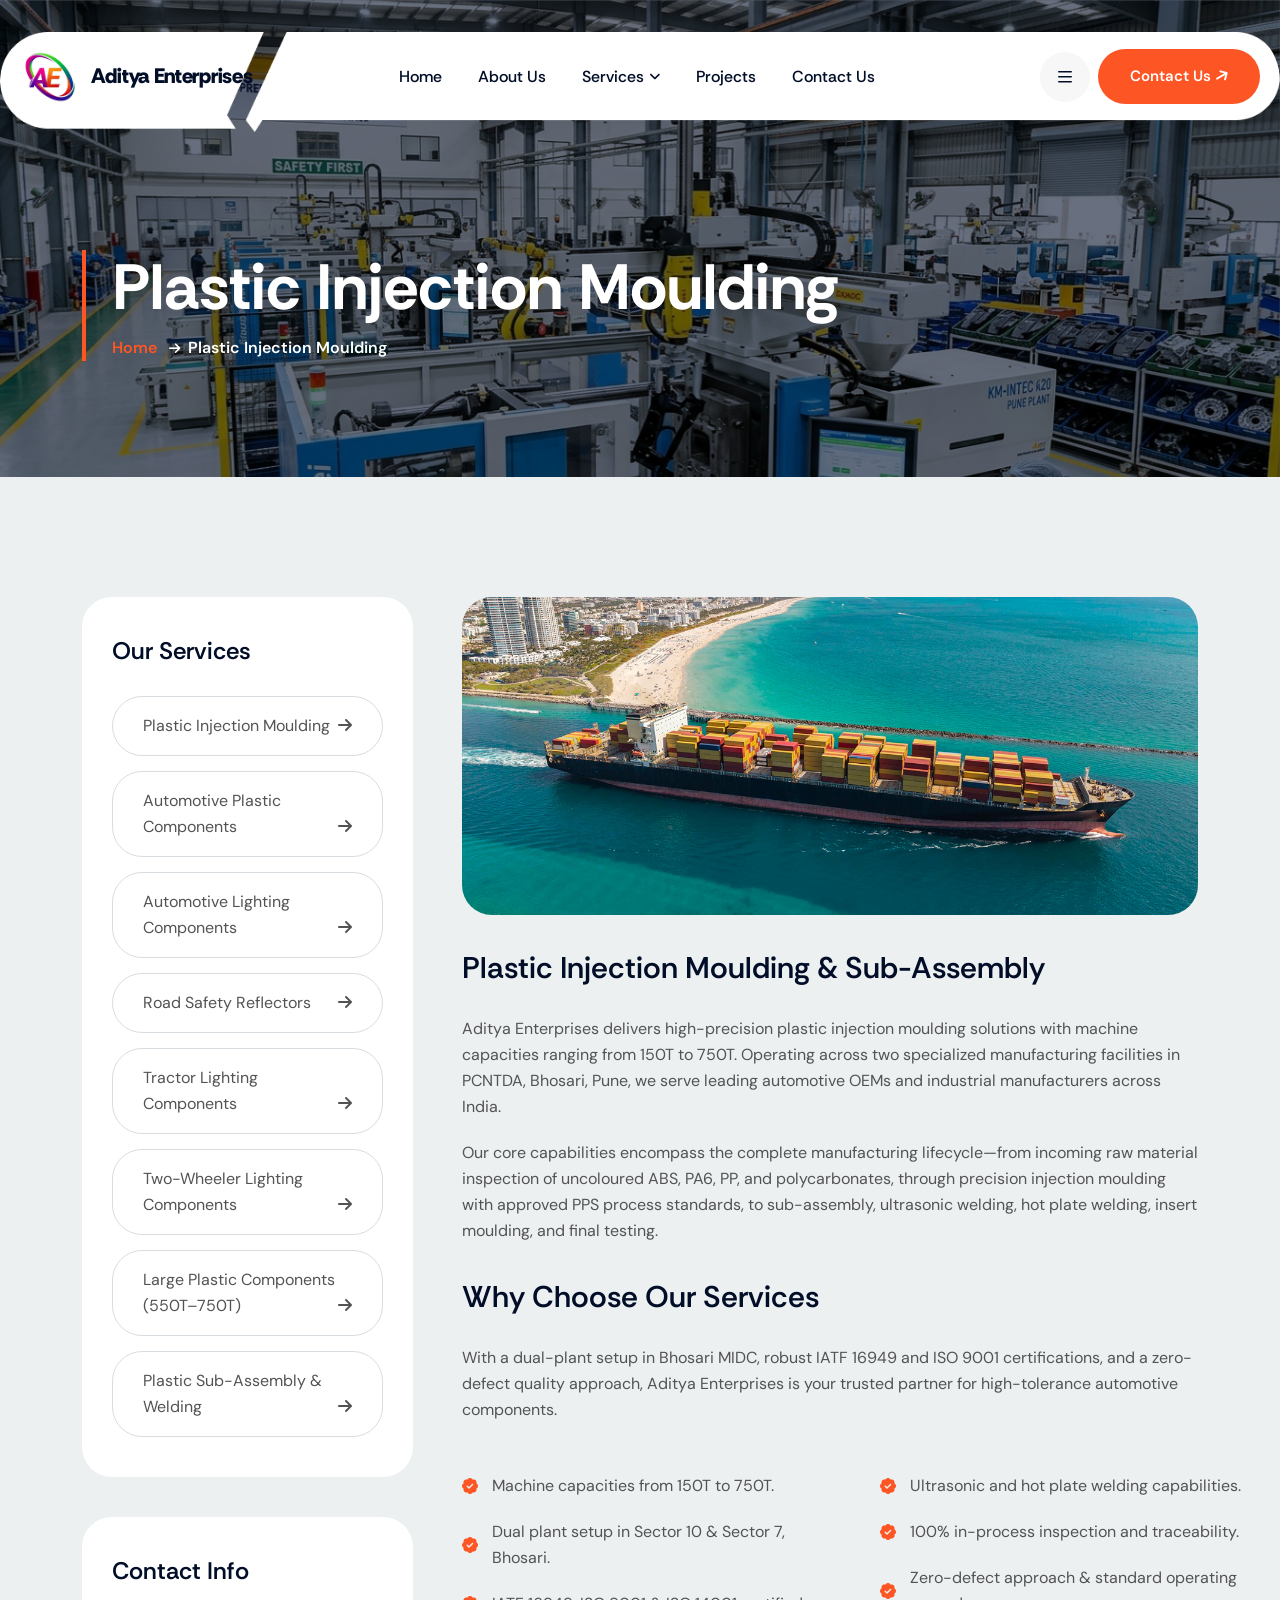
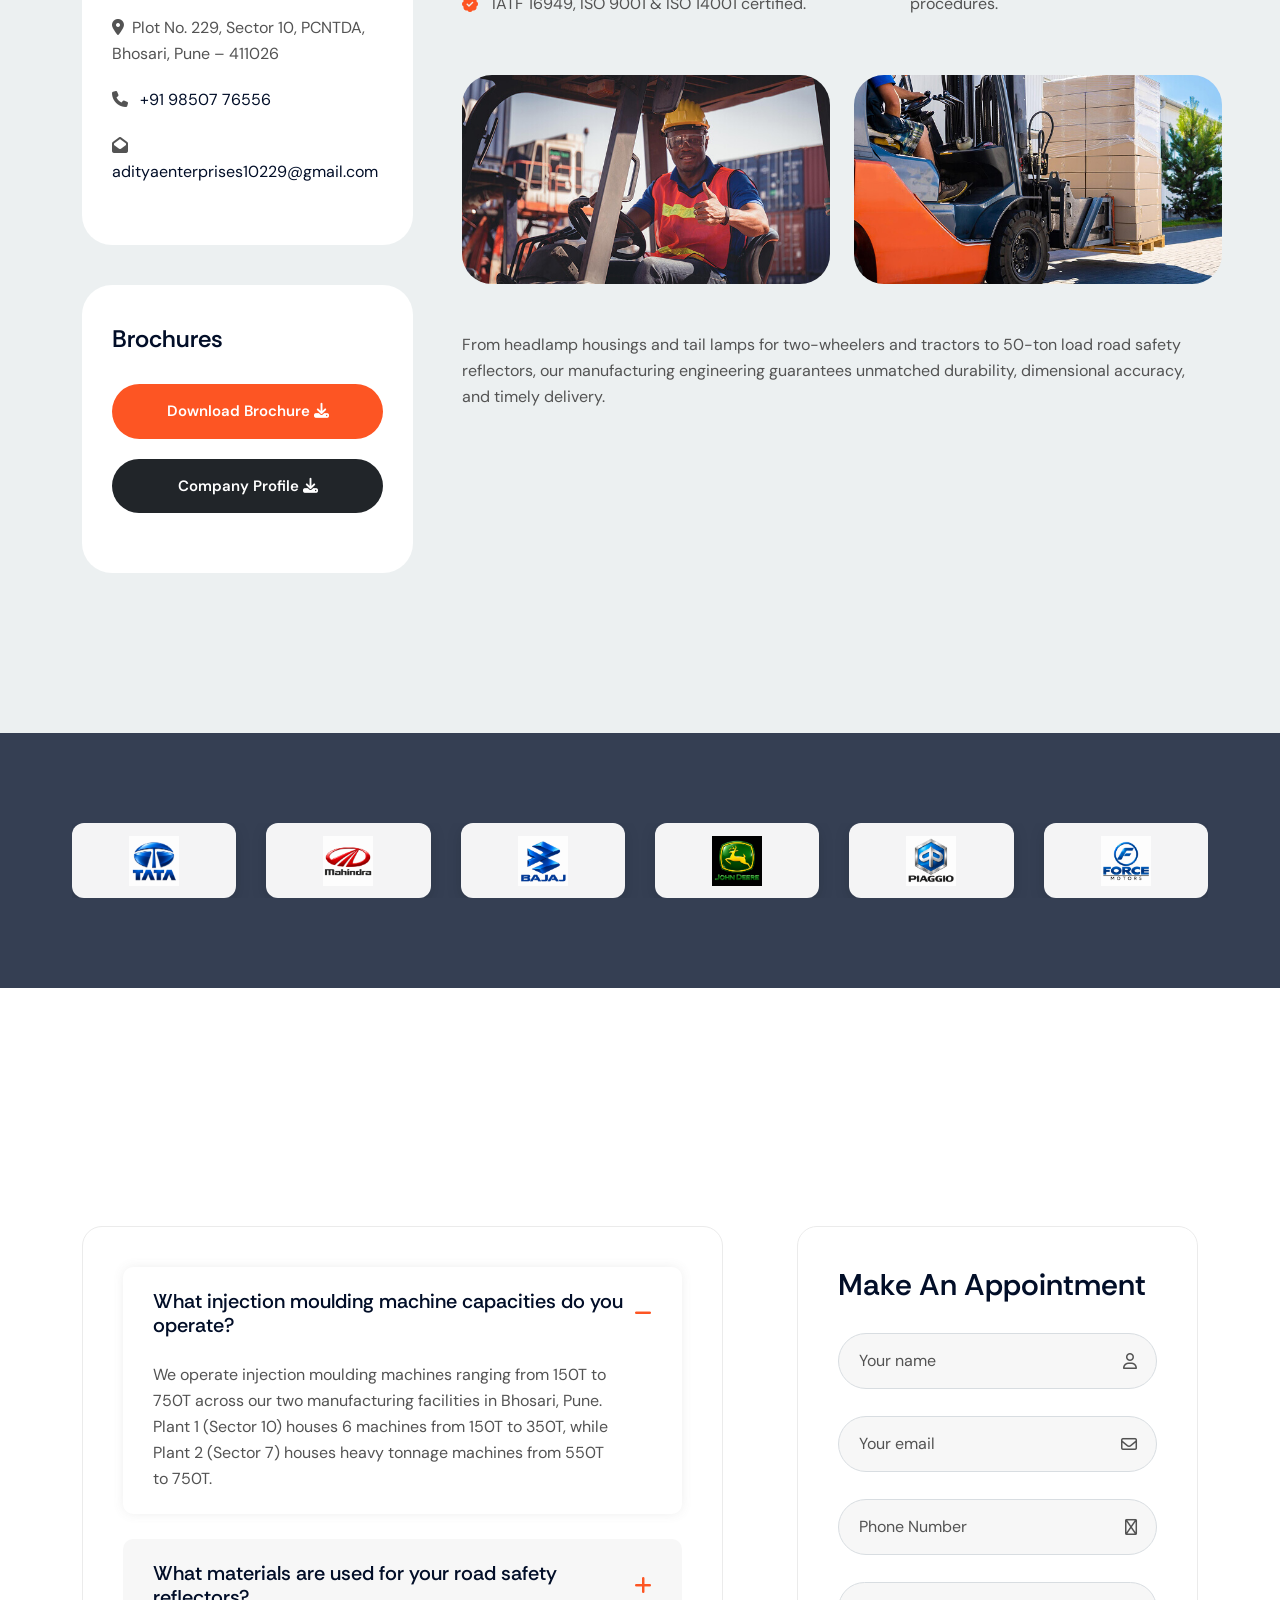
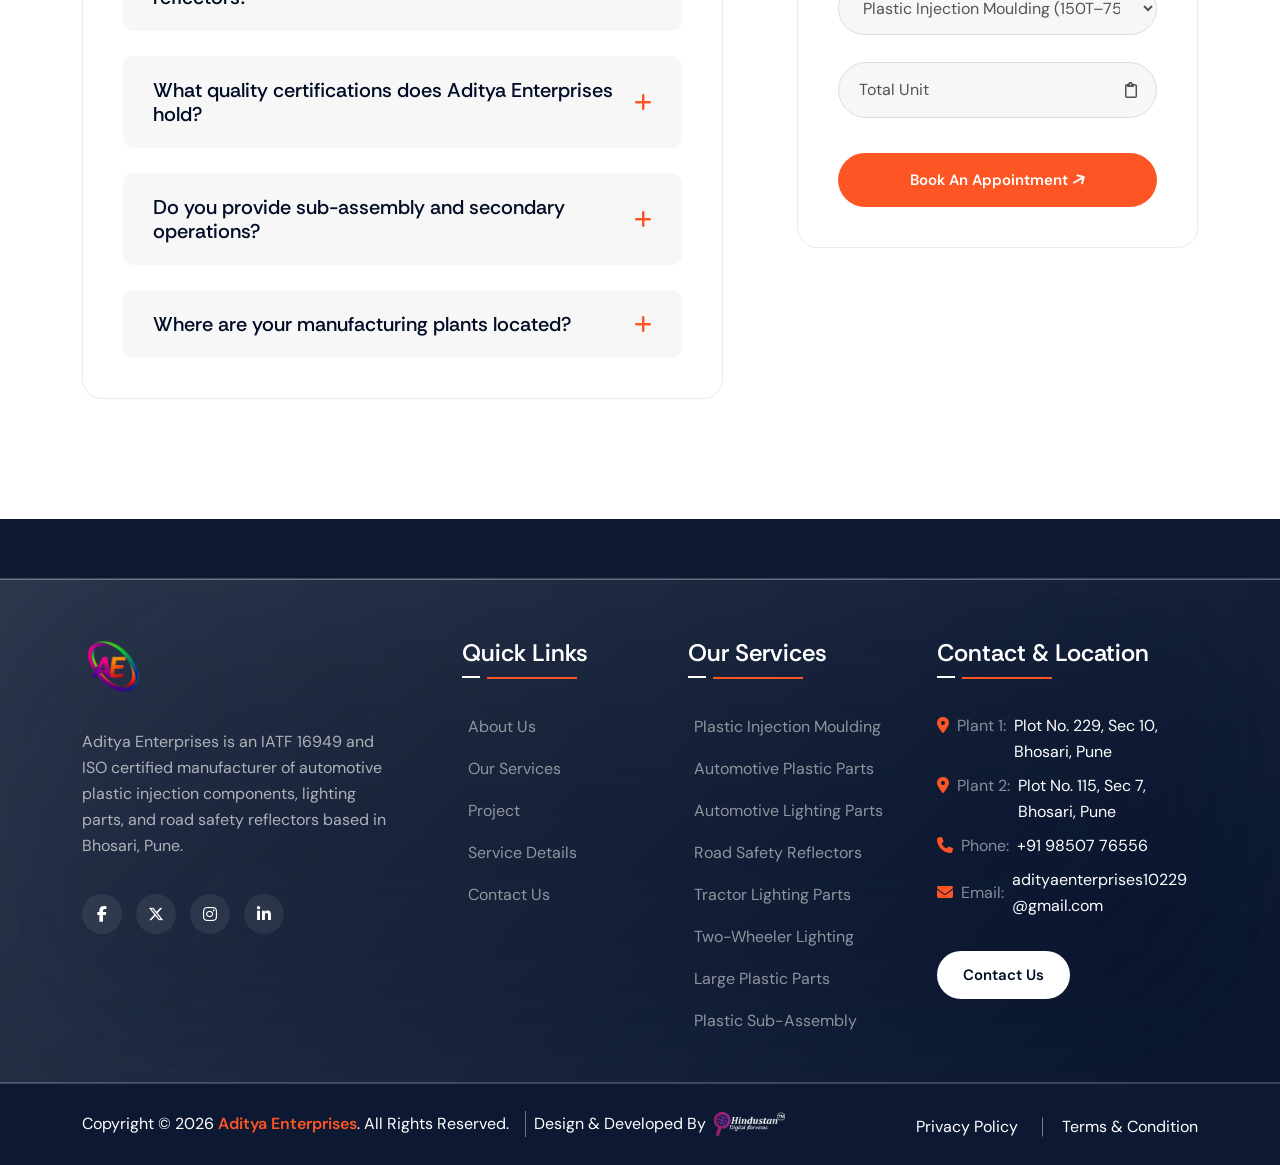
<file: service/service-single.html>
<!DOCTYPE html>
<html lang="zxx">

<head>
    <meta charset="utf-8">
    <meta http-equiv="x-ua-compatible" content="ie=edge">
    <meta name="viewport" content="width=device-width, initial-scale=1, shrink-to-fit=no">
    <meta name="description" content="Detailed overview of Plastic Injection Moulding (150T–750T), automotive lighting components, sub-assembly, and road reflectors by Aditya Enterprises in Bhosari, Pune.">
    <meta name="keywords" content="Plastic Injection Moulding Details, Automotive Plastic Components Pune, Bhosari MIDC Injection Moulding, IATF 16949 Plastic Manufacturer">
    <meta name="author" content="Aditya Enterprises">
    <meta property="og:type" content="website">
    <meta property="og:title" content="Plastic Injection Moulding Capabilities | Aditya Enterprises">
    <meta property="og:description" content="Comprehensive injection moulding capabilities from 150T to 750T, sub-assemblies, and secondary finishing operations.">
    <meta property="og:image" content="../assets/images/logo-transferent.png">
    <meta name="twitter:card" content="summary_large_image">
    <meta name="twitter:title" content="Plastic Injection Moulding Capabilities | Aditya Enterprises">
    <meta name="twitter:description" content="Comprehensive injection moulding capabilities from 150T to 750T, sub-assemblies, and secondary finishing operations.">
    <title>Plastic Injection Moulding Services | Aditya Enterprises Pune</title>
    <link rel="apple-touch-icon" href="../assets/images/favicon.png">
    <link rel="shortcut icon" href="../assets/images/favicon.ico">
    <!-- Google Fonts -->
    <link rel="preconnect" href="https://fonts.googleapis.com">
    <link rel="preconnect" href="https://fonts.gstatic.com" crossorigin>
    <link href="https://fonts.googleapis.com/css2?family=DM+Sans:ital,opsz,wght@0,9..40,100..1000;1,9..40,100..1000&family=Rethink+Sans:ital,wght@0,400..800;1,400..800&display=swap" rel="stylesheet">
    <!-- CSS Files -->
    <link rel="stylesheet" href="../assets/css/bootstrap.min.css">
    <link rel="stylesheet" href="../assets/css/fancybox.css">
    <link rel="stylesheet" href="../assets/css/swiper-bundle.min.css">
    <link rel="stylesheet" href="https://cdnjs.cloudflare.com/ajax/libs/font-awesome/6.7.2/css/all.min.css">
    <link rel="stylesheet" href="../assets/css/jarallax.min.css">
    <link rel="stylesheet" href="../assets/css/nice-select.css">
    <link rel="stylesheet" href="../assets/css/jquery.datepicker.css">
    <link rel="stylesheet" href="../assets/css/jquery.timepicker.min.css">
    <!-- Style CSS -->
    <link rel="stylesheet" href="../assets/css/style.css">

    <!--[if lt IE 9]>
    <script src="https://oss.maxcdn.com/html5shiv/3.7.2/html5shiv.min.js"></script>
    <script src="https://oss.maxcdn.com/respond/1.4.2/respond.min.js"></script>
    <![endif]-->
</head>

<body>
    <div class="main-overlay"></div>
<!-- Canvas Menu Start -->
    <div class="canvas-menu d-flex flex-column">
        <div class="d-flex justify-content-between w-100 mb-4 align-items-center">
            <!-- Logo Here -->
            <div class="logo">
                <a href="../index.html" class="d-inline-flex align-items-center text-decoration-none">
                    <img src="../assets/images/logo-transferent.png" alt="Aditya Enterprises Logo">
                    <span class="brand-name ms-2">Aditya Enterprises</span>
                </a>
            </div>
            <!-- Close Button -->
            <button type="button" class="canvas-close" aria-label="Close">
            <svg width="33" height="34" viewBox="0 0 37 38" fill="none" xmlns="http://www.w3.org/2000/svg">
               <path d="M9.19141 9.80762L27.5762 28.1924" stroke="currentColor" stroke-width="1.5"
                  stroke-linecap="round" stroke-linejoin="round"></path>
               <path d="M9.19141 28.1924L27.5762 9.80761" stroke="currentColor" stroke-width="1.5"
                  stroke-linecap="round" stroke-linejoin="round"></path>
            </svg>
         </button>
        </div>
        <p>Aditya Enterprises is a leading manufacturer of high-precision automotive plastic components, lighting assemblies, and durable ABS road safety reflectors with dual manufacturing units in Bhosari, Pune.</p>
        <!-- Vertical Menu Start-->

        <div class="mt-3">
            <h5>Navigation</h5>
            <nav class="mt-4">
                <ul class="vertical-menu">
                    <li><a href="../index.html">Home</a></li>
                    <li><a href="../about.html">About Us</a></li>
                    <li><a href="../services.html">Services</a></li>
                    <li><a href="service-details/plastic-injection-moulding.html">Service Details</a></li>
                    <li><a href="../projects.html">Projects</a></li>
                    <li><a href="../contact.html">Contact Us</a></li>
                </ul>
            </nav>
        </div>

        <!-- social icons -->
        <div class="social-share null mt-3">
            <a href="#"><i class="fab fa-facebook-f"></i></a>
            <a href="#"><i class="fab fa-x-twitter"></i></a>
            <a href="#"><i class="fab fa-instagram"></i></a>
            <a href="#"><i class="fab fa-pinterest"></i></a>
            <a href="#"><i class="fab fa-linkedin-in"></i></a>
            <a href="#"><i class="fab fa-youtube"></i></a>
        </div>
        <a href="../contact.html" class="btn btn-primary mt-5"> Contact Us <i class="fa fa-arrow-right"></i><span></span></a>
    </div>
    <!-- Canvas Menu End -->

    <div class="search-popup offcanvas offcanvas-top" id="offcanvas-search" data-bs-scroll="true">
        <div class="container d-flex flex-row py-5 align-items-center position-relative">
            <button type="button" class="btn-close bg-primary rounded-5" data-bs-dismiss="offcanvas" aria-label="Close"></button>
            <div class="col-lg-9 mx-auto">
                <form class="search-form w-100 mb-5">
                    <input id="search-form" type="text" class="form-control shadow-1" placeholder="Type keyword and hit enter">
                </form>

            </div>
        </div>
    </div>
    <!-- Header Start -->
    <header class="header header-default">
        <div class="sticky-height"></div>
        <div class="header-wrapper">
            <!-- Navigation Menu Start -->
            <div class="header-nav-wrapper header-sticky">
                <nav class="navbar navbar-expand-xl">
                    <div class="container">
                        <a href="../index.html" class="navbar-brand">
                            <img src="../assets/images/logo-transferent.png" alt="Aditya Enterprises Logo" class="img-fluid">
                            <span class="brand-name">Aditya Enterprises</span>
                        </a>
                        <button class="navbar-toggler offcanvas-nav-btn" type="button">
                     Menu <svg xmlns="http://www.w3.org/2000/svg" width="14" height="12" fill="none"
                        viewBox="0 0 14 12">
                        <path fill="#020e28"
                           d="M0 .75Q.063.063.75 0h12.5q.687.063.75.75-.063.687-.75.75H.75Q.063 1.437 0 .75m0 5Q.063 5.063.75 5h12.5q.687.063.75.75-.063.687-.75.75H.75Q.063 6.437 0 5.75m13.25 5.75H.75q-.687-.063-.75-.75.063-.687.75-.75h12.5q.687.063.75.75-.063.687-.75.75" />
                     </svg>
                  </button>
                        <div class="nav-cta d-none d-md-flex order-lg-3">
                            <div class="d-flex align-items-center justify-content-between gap-2">
                                <button class="burger-menu icon-lg bg-light rounded-circle">
                           <svg xmlns="http://www.w3.org/2000/svg" width="14" height="12" fill="none"
                              viewBox="0 0 14 12">
                              <path fill="#020e28"
                                 d="M0 .75Q.063.063.75 0h12.5q.687.063.75.75-.063.687-.75.75H.75Q.063 1.437 0 .75m0 5Q.063 5.063.75 5h12.5q.687.063.75.75-.063.687-.75.75H.75Q.063 6.437 0 5.75m13.25 5.75H.75q-.687-.063-.75-.75.063-.687.75-.75h12.5q.687.063.75.75-.063.687-.75.75" />
                           </svg>
                        </button>
                                <a href="../contact.html" class="btn btn-primary"> Contact Us <i
                              class="fa fa-arrow-right"></i><span></span>
                        </a>

                            </div>
                        </div>
                        <div class="offcanvas offcanvas-start offcanvas-nav">
                            <div class="offcanvas-header">
                                <a href="../index.html" class="text-inverse d-inline-flex align-items-center"><img src="../assets/images/logo-transferent.png" alt="Aditya Enterprises Logo"><span class="brand-name ms-2">Aditya Enterprises</span></a>
                                <button type="button" class="btn-close bg-primary" data-bs-dismiss="offcanvas" aria-label="Close"></button>
                            </div>

                            <div class="offcanvas-body pt-0 align-items-center justify-content-between">
                                <ul class="navbar-nav mx-auto align-items-lg-center">
                                    <li class="nav-item">
                                        <a class="nav-link" href="../index.html">Home</a>
                                    </li>
                                    <li class="nav-item">
                                        <a class="nav-link" href="../about.html">About Us</a>
                                    </li>
                                    <li class="nav-item dropdown">
                                        <a class="nav-link dropdown-toggle" href="../services.html" role="button" data-bs-toggle="dropdown" aria-expanded="false">Services</a>
                                        <ul class="dropdown-menu">
                                            <li><a class="dropdown-item" href="../services.html">Our Services</a></li>
                                            <li><a class="dropdown-item" href="service-details/plastic-injection-moulding.html">Plastic Injection Moulding</a></li>
                                            <li><a class="dropdown-item" href="service-details/automotive-plastic-components.html">Automotive Plastic Components</a></li>
                                            <li><a class="dropdown-item" href="service-details/automotive-lighting-components.html">Automotive Lighting Components</a></li>
                                            <li><a class="dropdown-item" href="service-details/road-safety-reflectors.html">Road Safety Reflectors</a></li>
                                            <li><a class="dropdown-item" href="service-details/tractor-lighting-components.html">Tractor Lighting Components</a></li>
                                            <li><a class="dropdown-item" href="service-details/two-wheeler-lighting-components.html">Two-Wheeler Lighting Components</a></li>
                                            <li><a class="dropdown-item" href="service-details/large-plastic-components.html">Large Plastic Components (550T–750T)</a></li>
                                            <li><a class="dropdown-item" href="service-details/plastic-injection-moulding-sub-assembly.html">Plastic Sub-Assembly &amp; Welding</a></li>
                                        </ul>
                                    </li>
                                    <li class="nav-item">
                                        <a class="nav-link" href="../projects.html">Projects</a>
                                    </li>
                                    <li class="nav-item">
                                        <a class="nav-link" href="../contact.html">Contact Us</a>
                                    </li>
                                </ul>
                            </div>
                        </div>
                    </div>
                </nav>
            </div>
        </div>
    </header>
    <!-- Header End -->

    <!-- Promo Section Start -->
    <section class="promo-sec bg-cover jarallax" data-jarallax data-speed=".4">
        <img src="../assets/images/serv1.png" alt="Plastic Injection Moulding Aditya Enterprises" class="jarallax-img">
        <div class="parallax-overly"></div>
        <div class="container">
            <div class="row">
                <div class="col-lg-12">
                    <div class="promo-wrap">
                        <h1 class="display-2 text-info">Plastic Injection Moulding</h1>
                        <nav aria-label="breadcrumb">
                            <ol class="breadcrumb">
                                <li class="breadcrumb-item">
                                    <a href="../index.html">Home</a>
                                </li>
                                <li class="breadcrumb-item active" aria-current="page">Plastic Injection Moulding</li>
                            </ol>
                        </nav>
                    </div>
                </div>
            </div>
        </div>
    </section>
    <!-- Promo Section End -->

    <!-- Services Section Start -->
    <div class="single-service bg-shade sec-padding">
        <div class="container">
            <div class="row">
                <div class="col-lg-4 order-lg-1 order-2">
                    <aside class="sidebar services-sidebar">
                        <div class="widget">
                            <h3 class="widget-title">Our Services</h3>
                            <nav class="service-nav">
                                <ul>
                                    <li class="active"><a href="service-details/plastic-injection-moulding.html">Plastic Injection Moulding</a> <span><i class="fa fa-arrow-right"></i></span></li>
                                    <li><a href="service-details/automotive-plastic-components.html">Automotive Plastic Components</a> <span><i class="fa fa-arrow-right"></i></span></li>
                                    <li><a href="service-details/automotive-lighting-components.html">Automotive Lighting Components</a> <span><i class="fa fa-arrow-right"></i></span></li>
                                    <li><a href="service-details/road-safety-reflectors.html">Road Safety Reflectors</a> <span><i class="fa fa-arrow-right"></i></span></li>
                                    <li><a href="service-details/tractor-lighting-components.html">Tractor Lighting Components</a> <span><i class="fa fa-arrow-right"></i></span></li>
                                    <li><a href="service-details/two-wheeler-lighting-components.html">Two-Wheeler Lighting Components</a> <span><i class="fa fa-arrow-right"></i></span></li>
                                    <li><a href="service-details/large-plastic-components.html">Large Plastic Components (550T–750T)</a> <span><i class="fa fa-arrow-right"></i></span></li>
                                    <li><a href="service-details/plastic-injection-moulding-sub-assembly.html">Plastic Sub-Assembly &amp; Welding</a> <span><i class="fa fa-arrow-right"></i></span></li>
                                </ul>
                            </nav>
                        </div>
                        <!-- Widget End -->
                        <div class="widget">
                            <h3 class="widget-title">Contact Info</h3>
                            <div class="social-contact">
                                <p><i class="me-2 fa fa-location-dot"></i>Plot No. 229, Sector 10, PCNTDA, Bhosari, Pune – 411026</p>
                                <p><i class="me-2 fa fa-phone"></i> <a href="tel:+919850776556">+91 98507 76556</a></p>
                                <p><i class="me-2 fa fa-envelope-open"></i><a href="mailto:adityaenterprises10229@gmail.com">adityaenterprises10229@gmail.com</a>
                                </p>
                            </div>
                        </div>
                        <div class="widget broucher-widget">
                            <h3 class="widget-title">Brochures</h3>

                            <a href="../Aditya%20Enterprices%20Brochure.pdf" target="_blank" class="btn btn-primary w-100"> Download Brochure <i class="fa fa-download"></i> <span></span></a>
                            <a href="../Aditya%20Enterprises%20Company%20Profile.pdf" target="_blank" class="btn btn-dark text-white w-100">Company Profile <i class="fa fa-download"></i> <span></span></a>
                        </div>
                    </aside>
                </div>
                <div class="col-lg-8 order-lg-2 order-1">
                    <div class="service-thumb">
                        <img src="../assets/images/single-service.jpg" alt="Service" class="img-fluid round">
                    </div>
                    <h2 class="display-3">Plastic Injection Moulding &amp; Sub-Assembly</h2>
                    <p>Aditya Enterprises delivers high-precision plastic injection moulding solutions with machine capacities ranging from 150T to 750T. Operating across two specialized manufacturing facilities in PCNTDA, Bhosari, Pune, we serve leading automotive OEMs and industrial manufacturers across India.</p>
                    <p>Our core capabilities encompass the complete manufacturing lifecycle—from incoming raw material inspection of uncoloured ABS, PA6, PP, and polycarbonates, through precision injection moulding with approved PPS process standards, to sub-assembly, ultrasonic welding, hot plate welding, insert moulding, and final testing.</p>
                    <h3 class="display-3">Why Choose Our Services</h3>
                    <p>With a dual-plant setup in Bhosari MIDC, robust IATF 16949 and ISO 9001 certifications, and a zero-defect quality approach, Aditya Enterprises is your trusted partner for high-tolerance automotive components.</p>
                    <div class="d-sm-flex  list-single">
                        <ul class="ct-list">
                            <li>Machine capacities from 150T to 750T.</li>
                            <li>Dual plant setup in Sector 10 &amp; Sector 7, Bhosari.</li>
                            <li>IATF 16949, ISO 9001 &amp; ISO 14001 certified.</li>
                        </ul>
                        <ul class="ct-list">
                            <li>Ultrasonic and hot plate welding capabilities.</li>
                            <li>100% in-process inspection and traceability.</li>
                            <li>Zero-defect approach &amp; standard operating procedures.</li>
                        </ul>
                    </div>
                    <div class="d-sm-flex gap-4 gallery-single mb-5 pt-2">
                        <img src="../assets/images/serv-g1.jpg" alt="" class="img-fluid round">
                        <img src="../assets/images/serv-g2.jpg" alt="" class="img-fluid round">
                    </div>
                    <p>From headlamp housings and tail lamps for two-wheelers and tractors to 50-ton load road safety reflectors, our manufacturing engineering guarantees unmatched durability, dimensional accuracy, and timely delivery.</p>
                </div>
            </div>
        </div>
    </div>
    <!-- Services Section End -->

    <!-- Brands Section End -->
    <section class="brands-sec bg-cover jarallax" data-jarallax data-speed=".4">
        <img src="../assets/images/aerial-view-factory-trucks-parked-near-warehouse-daytime.jpg" alt="Aerial view factory trucks parked near warehouse" class="jarallax-img">
        <div class="parallax-overly"></div>
        <div class="container ct-container">
            <div class="row">
                <div class="col-lg-12">
                    <div class="brands-carousel swiper">
                        <div class="swiper-wrapper">
                            <div class="swiper-slide">
                                <a href="javascript:void(0)" title="Tata Motors"><img src="../assets/clients/Glossy Blue Tata Corporate Logo.png" alt="Tata Motors"></a>
                            </div>
                            <div class="swiper-slide">
                                <a href="javascript:void(0)" title="Mahindra"><img src="../assets/clients/Mahindra Glossy Red Logo on White.png" alt="Mahindra"></a>
                            </div>
                            <div class="swiper-slide">
                                <a href="javascript:void(0)" title="Bajaj Auto"><img src="../assets/clients/Glossy Blue Bajaj Emblem and Wordmark.png" alt="Bajaj Auto"></a>
                            </div>
                            <div class="swiper-slide">
                                <a href="javascript:void(0)" title="John Deere"><img src="../assets/clients/Glossy John Deere Emblem on Black.png" alt="John Deere"></a>
                            </div>
                            <div class="swiper-slide">
                                <a href="javascript:void(0)" title="Piaggio"><img src="../assets/clients/Glossy Piaggio Emblem and Branding.png" alt="Piaggio"></a>
                            </div>
                            <div class="swiper-slide">
                                <a href="javascript:void(0)" title="Force Motors"><img src="../assets/clients/Force Motors Blue Emblem Logo.png" alt="Force Motors"></a>
                            </div>
                            <div class="swiper-slide">
                                <a href="javascript:void(0)" title="Lumax Industries"><img src="../assets/clients/LUMAX Geometric Corporate Logo.png" alt="Lumax Industries"></a>
                            </div>
                            <div class="swiper-slide">
                                <a href="javascript:void(0)" title="Uno Minda"><img src="../assets/clients/UNO MINDA Ribbon Logo.png" alt="Uno Minda"></a>
                            </div>
                            <div class="swiper-slide">
                                <a href="javascript:void(0)" title="Royal Enfield"><img src="../assets/clients/Royal Enfield Emblem and Wordmark.png" alt="Royal Enfield"></a>
                            </div>
                            <div class="swiper-slide">
                                <a href="javascript:void(0)" title="Kawasaki"><img src="../assets/clients/Kawasaki Green Emblem and Wordmark.png" alt="Kawasaki"></a>
                            </div>
                            <div class="swiper-slide">
                                <a href="javascript:void(0)" title="Toyota"><img src="../assets/clients/Chrome Toyota Emblem with Red Wordmark.png" alt="Toyota"></a>
                            </div>
                            <div class="swiper-slide">
                                <a href="javascript:void(0)" title="Mercedes-Benz"><img src="../assets/clients/Chrome Mercedes-Benz Emblem on Black.png" alt="Mercedes-Benz"></a>
                            </div>
                            <div class="swiper-slide">
                                <a href="javascript:void(0)" title="Volkswagen"><img src="../assets/clients/Glossy Chrome Volkswagen Emblem.png" alt="Volkswagen"></a>
                            </div>
                            <div class="swiper-slide">
                                <a href="javascript:void(0)" title="Nissan"><img src="../assets/clients/Polished Nissan Chrome Emblem.png" alt="Nissan"></a>
                            </div>
                        </div>
                    </div>
                </div>
            </div>
        </div>
    </section>
    <!-- Brands Section Start -->


    <!-- FAQ Section Start -->
    <section class="faq-sec faq-sec4 sec-padding">
        <div class="container">
            <div class="sec-intro mx-auto text-center">
                <h2 class="sec-title">Frequently Asked Questions</h2>
            </div>
            <div class="row gy-4">
                <div class="col-lg-7">
                    <div class="faq-accordion rounded-4" id="tv-accordion">
                        <div class="accordion-item active">
                            <h2 class="accordion-header" id="headingOne">
                                <button class="accordion-button display-5" type="button" data-bs-toggle="collapse" data-bs-target="#collapseOne" aria-expanded="true" aria-controls="collapseOne">
                            What injection moulding machine capacities do you operate?
                        </button>
                            </h2>
                            <div id="collapseOne" class="accordion-collapse collapse show" aria-labelledby="headingOne" data-bs-parent="#tv-accordion">
                                <div class="accordion-body">
                                    <p>We operate injection moulding machines ranging from 150T to 750T across our two manufacturing facilities in Bhosari, Pune. Plant 1 (Sector 10) houses 6 machines from 150T to 350T, while Plant 2 (Sector 7) houses heavy tonnage machines from 550T to 750T.</p>
                                </div>
                            </div>
                        </div>
                        <div class="accordion-item">
                            <h2 class="accordion-header" id="headingTwo">
                                <button class="accordion-button display-5 collapsed" type="button" data-bs-toggle="collapse" data-bs-target="#collapseTwo" aria-expanded="false" aria-controls="collapseTwo">
                            What materials are used for your road safety reflectors?
                        </button>
                            </h2>
                            <div id="collapseTwo" class="accordion-collapse collapse" aria-labelledby="headingTwo" data-bs-parent="#tv-accordion">
                                <div class="accordion-body">
                                    <p>Our road safety reflectors (raised pavement markers) are manufactured using uncoloured ABS (Acrylonitrile Butadiene Styrene) natural plastic, delivering up to 50-ton load resistance, high retro-reflective visibility in low-light conditions, and up to 10 years of weather resistance.</p>
                                </div>
                            </div>
                        </div>
                        <div class="accordion-item">
                            <h2 class="accordion-header" id="headingThree">
                                <button class="accordion-button display-5 collapsed" type="button" data-bs-toggle="collapse" data-bs-target="#collapseThree" aria-expanded="false" aria-controls="collapseThree">
                            What quality certifications does Aditya Enterprises hold?
                        </button>
                            </h2>
                            <div id="collapseThree" class="accordion-collapse collapse" aria-labelledby="headingThree" data-bs-parent="#tv-accordion">
                                <div class="accordion-body">
                                    <p>Aditya Enterprises operates under IATF 16949, ISO 9001, and ISO 14001 certified quality management systems, incorporating in-process inspection, traceability systems, customer-specific quality requirements, and a zero-defect manufacturing approach.</p>
                                </div>
                            </div>
                        </div>
                        <!-- Item End -->
                        <div class="accordion-item">
                            <h2 class="accordion-header" id="headingFour">
                                <button class="accordion-button display-5 collapsed" type="button" data-bs-toggle="collapse" data-bs-target="#collapseFour" aria-expanded="false" aria-controls="collapseFour">
                            Do you provide sub-assembly and secondary operations?
                        </button>
                            </h2>
                            <div id="collapseFour" class="accordion-collapse collapse" aria-labelledby="headingFour" data-bs-parent="#tv-accordion">
                                <div class="accordion-body">
                                    <p>Yes, we provide full sub-assembly operations including ultrasonic welding, hot plate welding, insert moulding, secondary precision finishing, packaging, and structured dispatch solutions.</p>
                                </div>
                            </div>
                        </div>
                        <!-- Item End -->
                        <div class="accordion-item">
                            <h2 class="accordion-header" id="headingFive">
                                <button class="accordion-button display-5 collapsed" type="button" data-bs-toggle="collapse" data-bs-target="#collapseFive" aria-expanded="false" aria-controls="collapseFive">
                            Where are your manufacturing plants located?
                        </button>
                            </h2>
                            <div id="collapseFive" class="accordion-collapse collapse" aria-labelledby="headingFive" data-bs-parent="#tv-accordion">
                                <div class="accordion-body">
                                    <p>We operate two units in PCNTDA, Bhosari, Pune – 411026: Plant 1 (Main Production Unit) at Plot No. 229, Sector 10, and Plant 2 (Auxiliary Production Unit) at Plot No. 115, Sector 7.</p>
                                </div>
                            </div>
                        </div>
                    </div>
                </div>
                <div class="col-lg-5">
                    <div class="contact-form rounded-4 position-relative">
                        <h3 class="display-4">Make An Appointment</h3>
                        <div class="form-group">
                            <input type="text" placeholder="Your name">
                            <i class="fa-regular fa-user"></i>
                        </div>
                        <div class="form-group">
                            <input type="email" placeholder="Your email">
                            <i class="fa-regular fa-envelope"></i>
                        </div>
                        <div class="form-group">
                            <input type="text" placeholder="Phone Number">
                            <i class="fa-regular fa-headphones"></i>
                        </div>
                        <div class="form-group">
                            <select name="Service" id="Frieght">
                        <option value="1">Plastic Injection Moulding (150T–750T)</option>
                        <option value="2">Automotive Lighting Components</option>
                        <option value="3">Road Safety Reflectors (50T Load)</option>
                        <option value="4">Plastic Sub-Assembly &amp; Welding</option>
                     </select>
                        </div>
                        <div class="form-group">
                            <input type="text" placeholder="Total Unit">
                            <i class="fa-regular fa-clipboard"></i>
                        </div>
                        <button class="btn btn-primary btn-lg w-100 mt-2">Book an Appointment <i
                        class="fa fa-arrow-right"></i>
                     <span></span></button>
                    </div>
                </div>
            </div>
        </div>
    </section>
    <!-- FAQ Section End -->

    <!-- Footer Start -->
    <footer class="footer bg-cover jarallax" data-jarallax data-speed=".2">
        <img src="../assets/images/aerial-view-factory-trucks-parked-near-warehouse-daytime.jpg" alt="Aerial view factory trucks parked near warehouse" class="jarallax-img">
        <div class="parallax-overly"></div>
        <div class="container">
            <div class="row footer-widgets">
                <div class="col-lg-4 col-sm-6 mb-5 mb-lg-0">
                    <div class="footer-widget about-footer">
                        <div class="f-logo">
                            <a href="../index.html"><img src="../assets/images/logo-transferent.png" alt="Aditya Enterprises Logo"></a>
                        </div>
                        <p>Aditya Enterprises is an IATF 16949 and ISO certified manufacturer of automotive plastic injection components, lighting parts, and road safety reflectors based in Bhosari, Pune.</p>
                        <div class="social-share">
                            <a href="#"><i class="fab fa-facebook-f"></i></a>
                            <a href="#"><i class="fab fa-x-twitter"></i></a>
                            <a href="#"><i class="fab fa-instagram"></i></a>
                            <a href="#"><i class="fab fa-linkedin-in"></i></a>
                        </div>

                    </div>
                </div>
                <div class="col-lg-2 col-sm-4 offset-sm-1 offset-lg-0">
                    <div class="footer-widget">
                        <h3 class="widget-title">Quick Links</h3>
                        <ul>
                            <li><a href="../about.html">About Us</a></li>
                            <li><a href="../services.html">Our Services</a></li>
                            <li><a href="../projects.html">Project</a></li>
                            <li><a href="service-details/plastic-injection-moulding.html">Service Details</a></li>
                            
                            <li><a href="../contact.html">Contact Us</a></li>
                        </ul>
                    </div>
                </div>

                <div class="col-lg-3 ps-lg-5 col-sm-6">
                    <div class="footer-widget">
                        <h3 class="widget-title">Our Services</h3>
                        <ul>
                            <li><a href="service-details/plastic-injection-moulding.html">Plastic Injection Moulding</a></li>
                            <li><a href="service-details/automotive-plastic-components.html">Automotive Plastic Parts</a></li>
                            <li><a href="service-details/automotive-lighting-components.html">Automotive Lighting Parts</a></li>
                            <li><a href="service-details/road-safety-reflectors.html">Road Safety Reflectors</a></li>
                            <li><a href="service-details/tractor-lighting-components.html">Tractor Lighting Parts</a></li>
                            <li><a href="service-details/two-wheeler-lighting-components.html">Two-Wheeler Lighting</a></li>
                            <li><a href="service-details/large-plastic-components.html">Large Plastic Parts</a></li>
                            <li><a href="service-details/plastic-injection-moulding-sub-assembly.html">Plastic Sub-Assembly</a></li>
                        </ul>
                    </div>
                </div>

                <div class="col-lg-3 col-sm-4 offset-sm-1 offset-lg-0">
                    <div class="footer-widget contact-widget">
                        <h3 class="widget-title">Contact &amp; Location</h3>
                        <div class="opening-inner">
                            <div class="d-flex align-items-start mb-2 gap-2">
                                <span class="text-white-50 text-nowrap"><i class="fa fa-map-marker-alt text-primary me-2"></i>Plant 1:</span>
                                <span class="text-white">Plot No. 229, Sec 10, Bhosari, Pune</span>
                            </div>
                            <div class="d-flex align-items-start mb-2 gap-2">
                                <span class="text-white-50 text-nowrap"><i class="fa fa-map-marker-alt text-primary me-2"></i>Plant 2:</span>
                                <span class="text-white">Plot No. 115, Sec 7, Bhosari, Pune</span>
                            </div>
                            <div class="d-flex align-items-center mb-2 gap-2">
                                <span class="text-white-50 text-nowrap"><i class="fa fa-phone text-primary me-2"></i>Phone:</span>
                                <a href="tel:+919850776556" class="text-white text-decoration-none">+91 98507 76556</a>
                            </div>
                            <div class="d-flex align-items-center mb-2 gap-2">
                                <span class="text-white-50 text-nowrap"><i class="fa fa-envelope text-primary me-2"></i>Email:</span>
                                <a href="mailto:adityaenterprises10229@gmail.com" class="text-white text-decoration-none text-break">adityaenterprises10229@gmail.com</a>
                            </div>
                        </div>
                        <a href="../contact.html" class="btn btn-info btn-xs mt-4">Contact Us <span></span></a>
                    </div>
                </div>
            </div>
        </div>
        <div class="footer-bottom">
            <div class="container">
                <div class="d-flex flex-wrap justify-content-between align-items-center">
                    <p class="text-info copy-right mb-0 order-2 order-md-1 d-flex flex-wrap align-items-center gap-2">
                        <span>Copyright &copy; 2026 <a href="../index.html">Aditya Enterprises</a>. All Rights Reserved.</span>
                        <span class="d-inline-flex align-items-center gap-2 ms-md-2 ps-md-2 border-start border-secondary">
                            Design &amp; Developed By
                            <img src="../assets/office-logo-footer.png" alt="Company Logo" style="height: 24px; width: auto; vertical-align: middle; object-fit: contain;">
                        </span>
                    </p>
                    <nav class="footer-nav order-1 order-md-2">
                        <ul>
                            <li><a href="#">Privacy Policy </a></li>
                            <li><a href="#">Terms & Condition</a></li>
                        </ul>
                    </nav>
                </div>
            </div>
        </div>
    </footer>
    <!-- Footer End -->

    <!-- Scroll Top -->
    <div class="scroll-top">
        <svg class="progress-circle svg-content" height="100%" viewBox="-1 -1 102 102" width="100%">
         <path d="M50,1 a49,49 0 0,1 0,98 a49,49 0 0,1 0,-98" fill="none" stroke="black" stroke-width="2">
         </path>
      </svg>
    </div>


    <!--Javascript
========================================================-->
    <script src="../assets/js/jquery-3.7.1.min.js"></script>
    <script src="../assets/js/bootstrap.bundle.min.js"></script>
    <script src="../assets/js/swiper-bundle.min.js"></script>
    <script src="../assets/js/lenis.min.js"></script>
    <script src="../assets/js/jarallax.min.js"></script>
    <script src="../assets/js/gsap.min.js"></script>
    <script src="../assets/js/ScrollTrigger.min.js"></script>
    <script src="../assets/js/SplitText.js"></script>
    <script src="../assets/js/fancybox.umd.js"></script>
    <script src="../assets/js/isotope.pkgd.min.js"></script>
    <script src="../assets/js/purecounter.js"></script>
    <script src="../assets/js/jquery.marquee.min.js"></script>
    <script src="../assets/js/jquery.nice-select.min.js"></script>
    <script src="../assets/js/jquery.timepicker.min.js"></script>
    <script src="../assets/js/bootstrap-datepicker.js"></script>
    <script src="../assets/js/custom.js"></script>

</body>

</html>
</file>
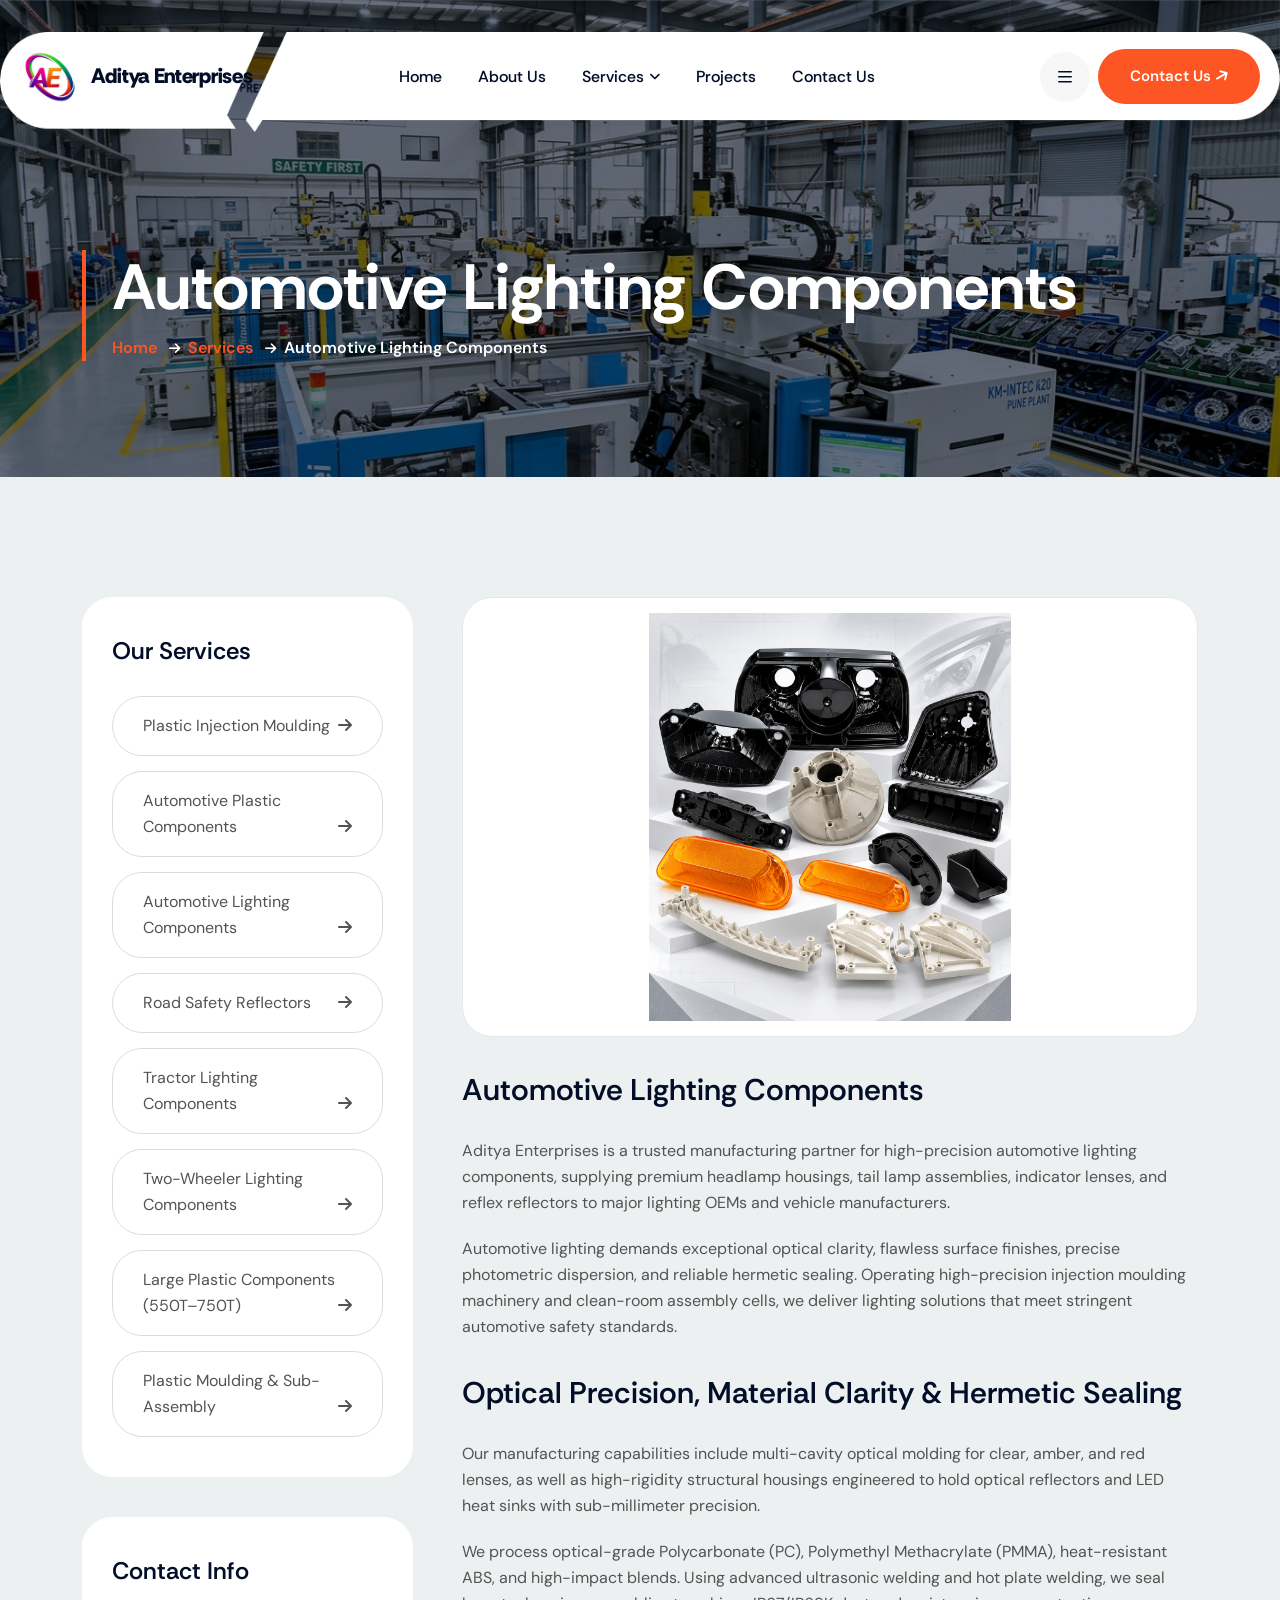
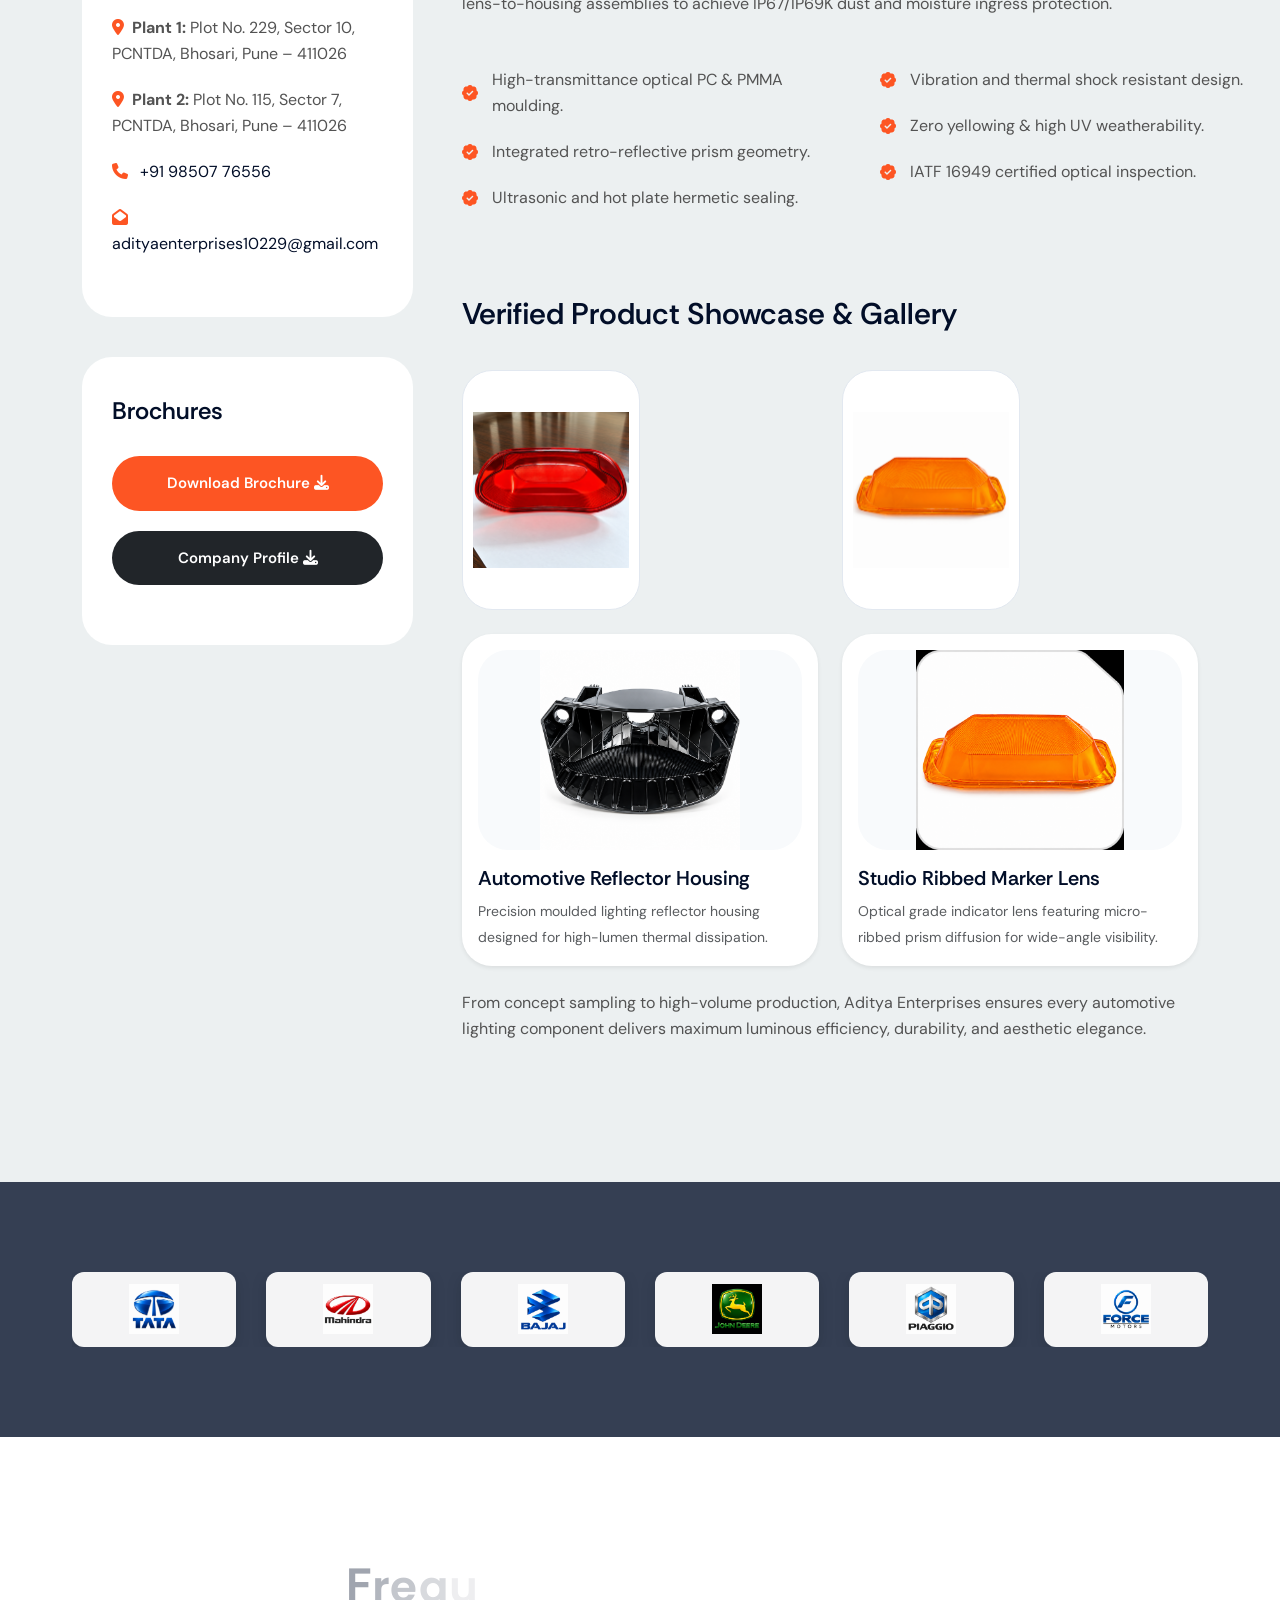
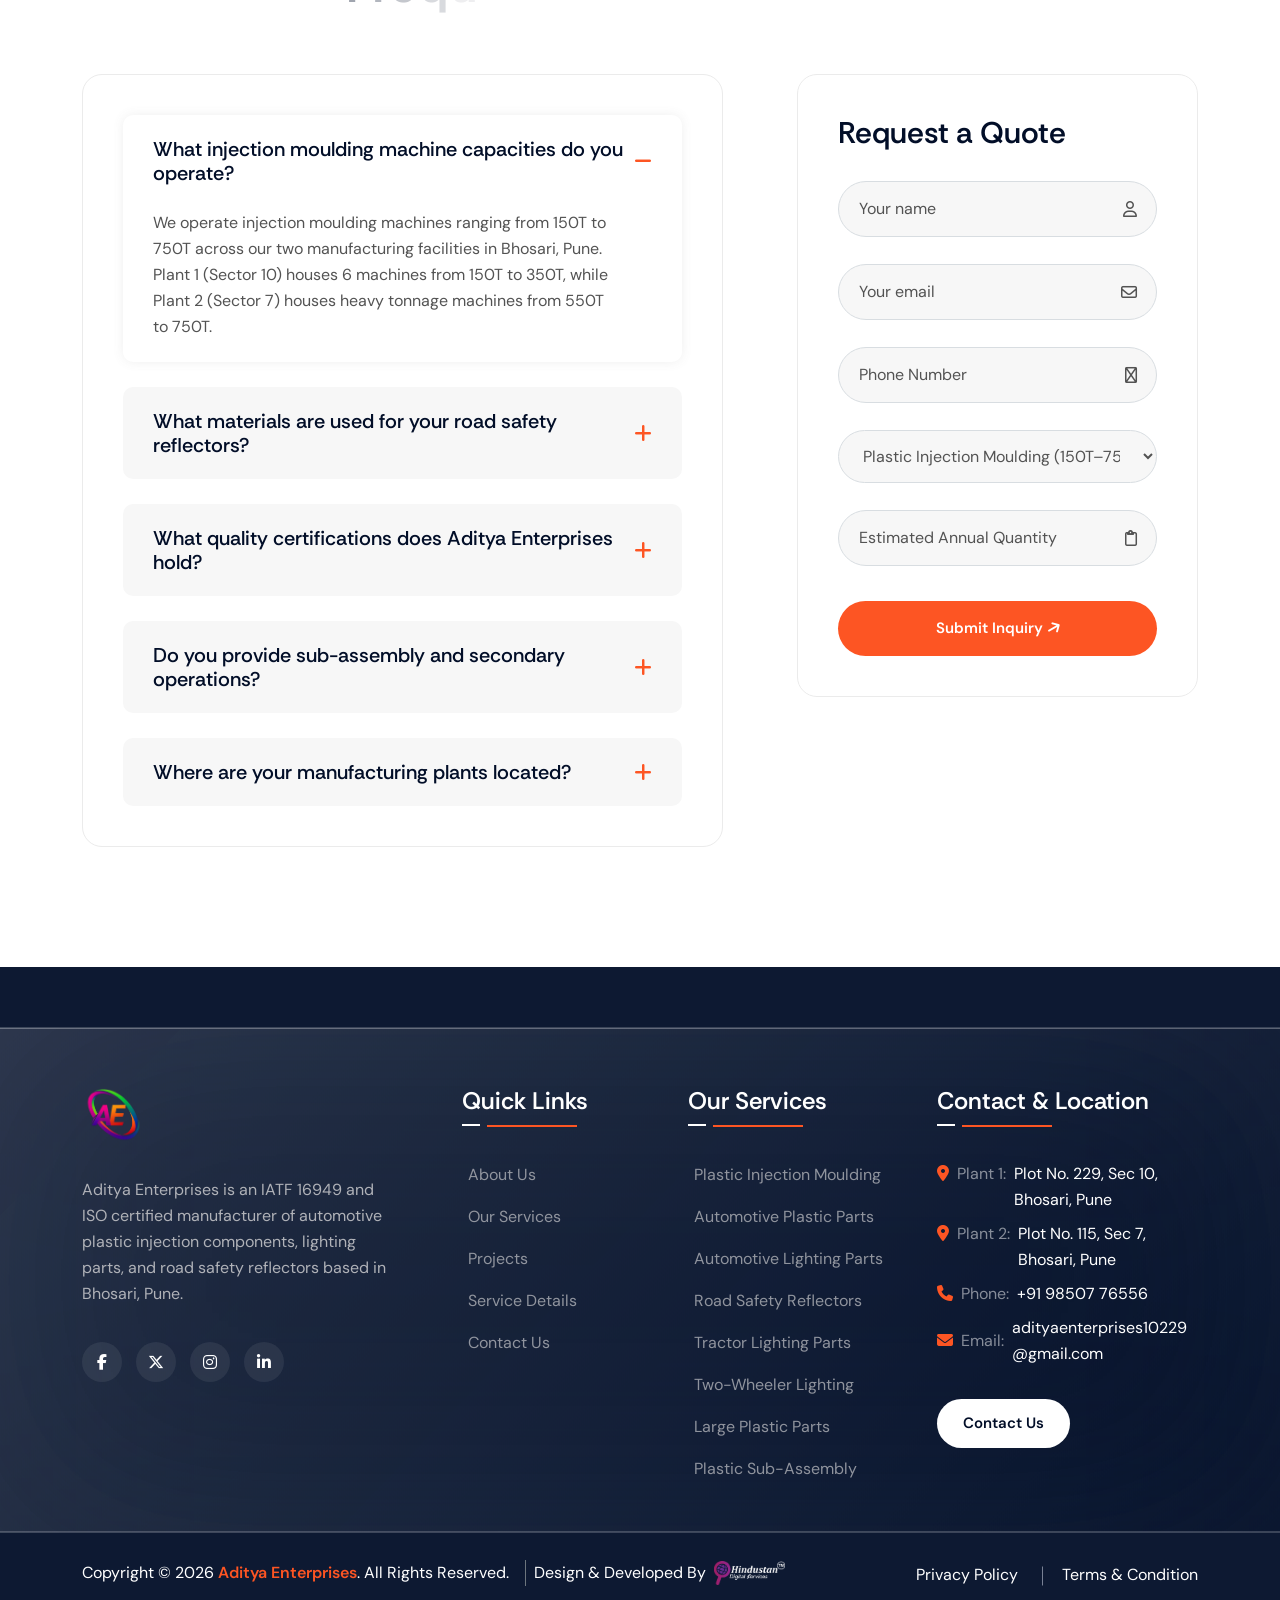
<file: service/service-details/automotive-lighting-components.html>
<!DOCTYPE html>
<html lang="zxx">

<head>
    <meta charset="utf-8">
    <meta http-equiv="x-ua-compatible" content="ie=edge">
    <meta name="viewport" content="width=device-width, initial-scale=1, shrink-to-fit=no">
    <meta name="description" content="Automotive lighting components including headlamp housings, tail lamp assemblies, reflex reflectors, and optical indicator lenses manufactured in Bhosari, Pune.">
    <meta name="keywords" content="Automotive Lighting Components Manufacturer in India, Headlamp Housings Pune, Tail Lamp Lenses Manufacturer, Optical Plastic Moulding India, Indicator Lenses Bhosari">
    <meta name="author" content="Aditya Enterprises">
    <meta property="og:type" content="website">
    <meta property="og:title" content="Automotive Lighting Components Manufacturer | Aditya Enterprises">
    <meta property="og:description" content="Optical grade headlamp housings, tail lamp assemblies, reflex reflectors, and indicator lenses engineered to OEM photometric standards.">
    <meta property="og:image" content="../../assets/images/logo-transferent.png">
    <meta name="twitter:card" content="summary_large_image">
    <meta name="twitter:title" content="Automotive Lighting Components Manufacturer | Aditya Enterprises">
    <meta name="twitter:description" content="Optical grade headlamp housings, tail lamp assemblies, reflex reflectors, and indicator lenses engineered to OEM photometric standards.">
    <title>Automotive Lighting Components Manufacturer | Aditya Enterprises Pune</title>
    <link rel="apple-touch-icon" href="../../assets/images/favicon.png">
    <link rel="shortcut icon" href="../../assets/images/favicon.ico">
    <!-- Google Fonts -->
    <link rel="preconnect" href="https://fonts.googleapis.com">
    <link rel="preconnect" href="https://fonts.gstatic.com" crossorigin>
    <link href="https://fonts.googleapis.com/css2?family=DM+Sans:ital,opsz,wght@0,9..40,100..1000;1,9..40,100..1000&family=Rethink+Sans:ital,wght@0,400..800;1,400..800&display=swap" rel="stylesheet">
    <!-- CSS Files -->
    <link rel="stylesheet" href="../../assets/css/bootstrap.min.css">
    <link rel="stylesheet" href="../../assets/css/fancybox.css">
    <link rel="stylesheet" href="../../assets/css/swiper-bundle.min.css">
    <link rel="stylesheet" href="https://cdnjs.cloudflare.com/ajax/libs/font-awesome/6.7.2/css/all.min.css">
    <link rel="stylesheet" href="../../assets/css/jarallax.min.css">
    <link rel="stylesheet" href="../../assets/css/nice-select.css">
    <link rel="stylesheet" href="../../assets/css/jquery.datepicker.css">
    <link rel="stylesheet" href="../../assets/css/jquery.timepicker.min.css">
    <!-- Style CSS -->
    <link rel="stylesheet" href="../../assets/css/style.css">

    <!--[if lt IE 9]>
    <script src="https://oss.maxcdn.com/html5shiv/3.7.2/html5shiv.min.js"></script>
    <script src="https://oss.maxcdn.com/respond/1.4.2/respond.min.js"></script>
    <![endif]-->
</head>

<body>
    <div class="main-overlay"></div>
    <!-- Canvas Menu Start -->
    <div class="canvas-menu d-flex flex-column">
        <div class="d-flex justify-content-between w-100 mb-4 align-items-center">
            <!-- Logo Here -->
            <div class="logo">
                <a href="../../index.html" class="d-inline-flex align-items-center text-decoration-none">
                    <img src="../../assets/images/logo-transferent.png" alt="Aditya Enterprises Logo">
                    <span class="brand-name ms-2">Aditya Enterprises</span>
                </a>
            </div>
            <!-- Close Button -->
            <button type="button" class="canvas-close" aria-label="Close">
                <svg width="33" height="34" viewBox="0 0 37 38" fill="none" xmlns="http://www.w3.org/2000/svg">
                    <path d="M9.19141 9.80762L27.5762 28.1924" stroke="currentColor" stroke-width="1.5"
                        stroke-linecap="round" stroke-linejoin="round"></path>
                    <path d="M9.19141 28.1924L27.5762 9.80761" stroke="currentColor" stroke-width="1.5"
                        stroke-linecap="round" stroke-linejoin="round"></path>
                </svg>
            </button>
        </div>
        <p>Aditya Enterprises is a premier manufacturer of high-precision automotive plastic components, lighting assemblies, and durable ABS road safety reflectors with dual manufacturing units in Bhosari, Pune.</p>
        <!-- Vertical Menu Start-->
        <div class="mt-3">
            <h5>Navigation</h5>
            <nav class="mt-4">
                <ul class="vertical-menu">
                    <li><a href="../../index.html">Home</a></li>
                    <li><a href="../../about.html">About Us</a></li>
                    <li><a href="../../services.html">Services</a></li>
                    <li><a href="plastic-injection-moulding.html">Service Details</a></li>
                    <li><a href="../../projects.html">Projects</a></li>
                    <li><a href="../../contact.html">Contact Us</a></li>
                </ul>
            </nav>
        </div>

        <!-- social icons -->
        <div class="social-share null mt-3">
            <a href="#"><i class="fab fa-facebook-f"></i></a>
            <a href="#"><i class="fab fa-x-twitter"></i></a>
            <a href="#"><i class="fab fa-instagram"></i></a>
            <a href="#"><i class="fab fa-pinterest"></i></a>
            <a href="#"><i class="fab fa-linkedin-in"></i></a>
            <a href="#"><i class="fab fa-youtube"></i></a>
        </div>
        <a href="../../contact.html" class="btn btn-primary mt-5"> Contact Us <i class="fa fa-arrow-right"></i><span></span></a>
    </div>
    <!-- Canvas Menu End -->

    <div class="search-popup offcanvas offcanvas-top" id="offcanvas-search" data-bs-scroll="true">
        <div class="container d-flex flex-row py-5 align-items-center position-relative">
            <button type="button" class="btn-close bg-primary rounded-5" data-bs-dismiss="offcanvas" aria-label="Close"></button>
            <div class="col-lg-9 mx-auto">
                <form class="search-form w-100 mb-5">
                    <input id="search-form" type="text" class="form-control shadow-1" placeholder="Type keyword and hit enter">
                </form>
            </div>
        </div>
    </div>

    <!-- Header Start -->
    <header class="header header-default">
        <div class="sticky-height"></div>
        <div class="header-wrapper">
            <!-- Navigation Menu Start -->
            <div class="header-nav-wrapper header-sticky">
                <nav class="navbar navbar-expand-xl">
                    <div class="container">
                        <a href="../../index.html" class="navbar-brand">
                            <img src="../../assets/images/logo-transferent.png" alt="Aditya Enterprises Logo" class="img-fluid">
                            <span class="brand-name">Aditya Enterprises</span>
                        </a>
                        <button class="navbar-toggler offcanvas-nav-btn" type="button">
                            Menu <svg xmlns="http://www.w3.org/2000/svg" width="14" height="12" fill="none" viewBox="0 0 14 12">
                                <path fill="#020e28" d="M0 .75Q.063.063.75 0h12.5q.687.063.75.75-.063.687-.75.75H.75Q.063 1.437 0 .75m0 5Q.063 5.063.75 5h12.5q.687.063.75.75-.063.687-.75.75H.75Q.063 6.437 0 5.75m13.25 5.75H.75q-.687-.063-.75-.75.063-.687.75-.75h12.5q.687.063.75.75-.063.687-.75.75" />
                            </svg>
                        </button>
                        <div class="nav-cta d-none d-md-flex order-lg-3">
                            <div class="d-flex align-items-center justify-content-between gap-2">
                                <button class="burger-menu icon-lg bg-light rounded-circle" aria-label="Menu">
                                    <svg xmlns="http://www.w3.org/2000/svg" width="14" height="12" fill="none" viewBox="0 0 14 12">
                                        <path fill="#020e28" d="M0 .75Q.063.063.75 0h12.5q.687.063.75.75-.063.687-.75.75H.75Q.063 1.437 0 .75m0 5Q.063 5.063.75 5h12.5q.687.063.75.75-.063.687-.75.75H.75Q.063 6.437 0 5.75m13.25 5.75H.75q-.687-.063-.75-.75.063-.687.75-.75h12.5q.687.063.75.75-.063.687-.75.75" />
                                    </svg>
                                </button>
                                <a href="../../contact.html" class="btn btn-primary"> Contact Us <i class="fa fa-arrow-right"></i><span></span></a>
                            </div>
                        </div>
                        <div class="offcanvas offcanvas-start offcanvas-nav">
                            <div class="offcanvas-header">
                                <a href="../../index.html" class="text-inverse d-inline-flex align-items-center">
                                    <img src="../../assets/images/logo-transferent.png" alt="Aditya Enterprises Logo">
                                    <span class="brand-name ms-2">Aditya Enterprises</span>
                                </a>
                                <button type="button" class="btn-close bg-primary" data-bs-dismiss="offcanvas" aria-label="Close"></button>
                            </div>
                            <div class="offcanvas-body pt-0 align-items-center justify-content-between">
                                <ul class="navbar-nav mx-auto align-items-lg-center">
                                    <li class="nav-item">
                                        <a class="nav-link" href="../../index.html">Home</a>
                                    </li>
                                    <li class="nav-item">
                                        <a class="nav-link" href="../../about.html">About Us</a>
                                    </li>
                                    <li class="nav-item dropdown">
                                        <a class="nav-link dropdown-toggle active" href="../../services.html" role="button" data-bs-toggle="dropdown" aria-expanded="false">Services</a>
                                        <ul class="dropdown-menu">
                                            <li><a class="dropdown-item" href="../../services.html">Our Services</a></li>
                                            <li><a class="dropdown-item" href="plastic-injection-moulding.html">Plastic Injection Moulding</a></li>
                                            <li><a class="dropdown-item" href="automotive-plastic-components.html">Automotive Plastic Components</a></li>
                                            <li><a class="dropdown-item" href="automotive-lighting-components.html">Automotive Lighting Components</a></li>
                                            <li><a class="dropdown-item" href="road-safety-reflectors.html">Road Safety Reflectors</a></li>
                                            <li><a class="dropdown-item" href="tractor-lighting-components.html">Tractor Lighting Components</a></li>
                                            <li><a class="dropdown-item" href="two-wheeler-lighting-components.html">Two-Wheeler Lighting Components</a></li>
                                            <li><a class="dropdown-item" href="large-plastic-components.html">Large Plastic Components (550T&ndash;750T)</a></li>
                                            <li><a class="dropdown-item" href="plastic-injection-moulding-sub-assembly.html">Plastic Sub-Assembly &amp; Welding</a></li>
                                        </ul>
                                    </li>
                                    <li class="nav-item">
                                        <a class="nav-link" href="../../projects.html">Projects</a>
                                    </li>
                                    <li class="nav-item">
                                        <a class="nav-link" href="../../contact.html">Contact Us</a>
                                    </li>
                                </ul>
                            </div>
                        </div>
                    </div>
                </nav>
            </div>
        </div>
    </header>
    <!-- Header End -->

    <!-- Promo Section Start -->
    <section class="promo-sec bg-cover jarallax" data-jarallax data-speed=".4">
        <img src="../../assets/images/serv1.png" alt="Automotive Lighting Components" class="jarallax-img">
        <div class="parallax-overly"></div>
        <div class="container">
            <div class="row">
                <div class="col-lg-12">
                    <div class="promo-wrap">
                        <h1 class="display-2 text-info">Automotive Lighting Components</h1>
                        <nav aria-label="breadcrumb">
                            <ol class="breadcrumb">
                                <li class="breadcrumb-item">
                                    <a href="../../index.html">Home</a>
                                </li>
                                <li class="breadcrumb-item">
                                    <a href="../../services.html">Services</a>
                                </li>
                                <li class="breadcrumb-item active" aria-current="page">Automotive Lighting Components</li>
                            </ol>
                        </nav>
                    </div>
                </div>
            </div>
        </div>
    </section>
    <!-- Promo Section End -->

    <!-- Services Section Start -->
    <div class="single-service bg-shade sec-padding">
        <div class="container">
            <div class="row">
                <div class="col-lg-4 order-lg-1 order-2">
                    <aside class="sidebar services-sidebar">
                        <div class="widget">
                            <h3 class="widget-title">Our Services</h3>
                            <nav class="service-nav">
                                <ul>
                                    <li><a href="plastic-injection-moulding.html">Plastic Injection Moulding</a> <span><i class="fa fa-arrow-right"></i></span></li>
                                    <li><a href="automotive-plastic-components.html">Automotive Plastic Components</a> <span><i class="fa fa-arrow-right"></i></span></li>
                                    <li class="active"><a href="automotive-lighting-components.html">Automotive Lighting Components</a> <span><i class="fa fa-arrow-right"></i></span></li>
                                    <li><a href="road-safety-reflectors.html">Road Safety Reflectors</a> <span><i class="fa fa-arrow-right"></i></span></li>
                                    <li><a href="tractor-lighting-components.html">Tractor Lighting Components</a> <span><i class="fa fa-arrow-right"></i></span></li>
                                    <li><a href="two-wheeler-lighting-components.html">Two-Wheeler Lighting Components</a> <span><i class="fa fa-arrow-right"></i></span></li>
                                    <li><a href="large-plastic-components.html">Large Plastic Components (550T&ndash;750T)</a> <span><i class="fa fa-arrow-right"></i></span></li>
                                    <li><a href="plastic-injection-moulding-sub-assembly.html">Plastic Moulding & Sub-Assembly</a> <span><i class="fa fa-arrow-right"></i></span></li>
                                </ul>
                            </nav>
                        </div>
                        <!-- Widget End -->
                        <div class="widget">
                            <h3 class="widget-title">Contact Info</h3>
                            <div class="social-contact">
                                <p><i class="me-2 fa fa-location-dot text-primary"></i><strong>Plant 1:</strong> Plot No. 229, Sector 10, PCNTDA, Bhosari, Pune &ndash; 411026</p>
                                <p><i class="me-2 fa fa-location-dot text-primary"></i><strong>Plant 2:</strong> Plot No. 115, Sector 7, PCNTDA, Bhosari, Pune &ndash; 411026</p>
                                <p><i class="me-2 fa fa-phone text-primary"></i> <a href="tel:+919850776556">+91 98507 76556</a></p>
                                <p><i class="me-2 fa fa-envelope-open text-primary"></i><a href="mailto:adityaenterprises10229@gmail.com">adityaenterprises10229@gmail.com</a></p>
                            </div>
                        </div>
                        <div class="widget broucher-widget">
                            <h3 class="widget-title">Brochures</h3>
                            <a href="../../Aditya%20Enterprices%20Brochure.pdf" target="_blank" class="btn btn-primary w-100"> Download Brochure <i class="fa fa-download"></i> <span></span></a>
                            <a href="../../Aditya%20Enterprises%20Company%20Profile.pdf" target="_blank" class="btn btn-dark text-white w-100">Company Profile <i class="fa fa-download"></i> <span></span></a>
                        </div>
                    </aside>
                </div>
                <div class="col-lg-8 order-lg-2 order-1">
                    <div class="service-thumb mb-4">
                        <img src="../../assets/images-data/Automotive Lighting Parts Showcase.png" alt="Automotive Lighting Components Showcase - Aditya Enterprises" class="img-fluid round w-100" style="max-height: 440px; object-fit: contain; background: #ffffff; padding: 15px; border: 1px solid #e2e8f0;">
                    </div>
                    <h2 class="display-3">Automotive Lighting Components</h2>
                    <p>Aditya Enterprises is a trusted manufacturing partner for high-precision automotive lighting components, supplying premium headlamp housings, tail lamp assemblies, indicator lenses, and reflex reflectors to major lighting OEMs and vehicle manufacturers.</p>
                    <p>Automotive lighting demands exceptional optical clarity, flawless surface finishes, precise photometric dispersion, and reliable hermetic sealing. Operating high-precision injection moulding machinery and clean-room assembly cells, we deliver lighting solutions that meet stringent automotive safety standards.</p>

                    <h3 class="display-3">Optical Precision, Material Clarity & Hermetic Sealing</h3>
                    <p>Our manufacturing capabilities include multi-cavity optical molding for clear, amber, and red lenses, as well as high-rigidity structural housings engineered to hold optical reflectors and LED heat sinks with sub-millimeter precision.</p>
                    <p>We process optical-grade Polycarbonate (PC), Polymethyl Methacrylate (PMMA), heat-resistant ABS, and high-impact blends. Using advanced ultrasonic welding and hot plate welding, we seal lens-to-housing assemblies to achieve IP67/IP69K dust and moisture ingress protection.</p>

                    <div class="d-sm-flex list-single mb-4">
                        <ul class="ct-list">
                            <li>High-transmittance optical PC & PMMA moulding.</li>
                            <li>Integrated retro-reflective prism geometry.</li>
                            <li>Ultrasonic and hot plate hermetic sealing.</li>
                        </ul>
                        <ul class="ct-list">
                            <li>Vibration and thermal shock resistant design.</li>
                            <li>Zero yellowing & high UV weatherability.</li>
                            <li>IATF 16949 certified optical inspection.</li>
                        </ul>
                    </div>

                    <h3 class="display-3">Verified Product Showcase &amp; Gallery</h3>
                    <div class="d-sm-flex gap-4 gallery-single mb-4 pt-2">
                        <a href="../../assets/images-data/Glossy Red Automotive Tail Light Lens.png" data-fancybox="gallery" data-caption="Glossy Red Automotive Tail Light Lens" class="d-block flex-grow-1 mb-3 mb-sm-0">
                            <img src="../../assets/images-data/Glossy Red Automotive Tail Light Lens.png" alt="Glossy Red Automotive Tail Light Lens" class="img-fluid round w-100" style="height: 240px; object-fit: contain; background: #ffffff; padding: 10px; border: 1px solid #e2e8f0;">
                        </a>
                        <a href="../../assets/images-data/Amber Ribbed Lens Cover on White.png" data-fancybox="gallery" data-caption="Amber Ribbed Lens Cover on White" class="d-block flex-grow-1">
                            <img src="../../assets/images-data/Amber Ribbed Lens Cover on White.png" alt="Amber Ribbed Lens Cover on White" class="img-fluid round w-100" style="height: 240px; object-fit: contain; background: #ffffff; padding: 10px; border: 1px solid #e2e8f0;">
                        </a>
                    </div>
                    <div class="row gy-4 mb-4">
                        <div class="col-sm-6">
                            <div class="card border-0 shadow-sm round p-3 h-100 bg-white">
                                <a href="../../assets/images-data/Glossy Black Reflector Housing.png" data-fancybox="gallery" data-caption="Automotive Reflector Housing">
                                    <img src="../../assets/images-data/Glossy Black Reflector Housing.png" alt="Automotive Reflector Housing" class="img-fluid round mb-3 w-100" style="height: 200px; object-fit: contain; background: #f8fafc;">
                                </a>
                                <h4 class="h5 mb-2">Automotive Reflector Housing</h4>
                                <p class="small text-muted mb-0">Precision moulded lighting reflector housing designed for high-lumen thermal dissipation.</p>
                            </div>
                        </div>
                        <div class="col-sm-6">
                            <div class="card border-0 shadow-sm round p-3 h-100 bg-white">
                                <a href="../../assets/images-data/Studio Orange Ribbed Marker Lens.png" data-fancybox="gallery" data-caption="Studio Ribbed Marker Lens">
                                    <img src="../../assets/images-data/Studio Orange Ribbed Marker Lens.png" alt="Studio Ribbed Marker Lens" class="img-fluid round mb-3 w-100" style="height: 200px; object-fit: contain; background: #f8fafc;">
                                </a>
                                <h4 class="h5 mb-2">Studio Ribbed Marker Lens</h4>
                                <p class="small text-muted mb-0">Optical grade indicator lens featuring micro-ribbed prism diffusion for wide-angle visibility.</p>
                            </div>
                        </div>
                    </div>

                    <p>From concept sampling to high-volume production, Aditya Enterprises ensures every automotive lighting component delivers maximum luminous efficiency, durability, and aesthetic elegance.</p>
                </div>
            </div>
        </div>
    </div>
    <!-- Services Section End -->

    <!-- Brands Section Start -->
    <section class="brands-sec bg-cover jarallax" data-jarallax data-speed=".4">
        <img src="../../assets/images/aerial-view-factory-trucks-parked-near-warehouse-daytime.jpg" alt="Aerial view factory trucks parked near warehouse" class="jarallax-img">
        <div class="parallax-overly"></div>
        <div class="container ct-container">
            <div class="row">
                <div class="col-lg-12">
                    <div class="brands-carousel swiper">
                        <div class="swiper-wrapper">
                            <div class="swiper-slide">
                                <a href="javascript:void(0)" title="Tata Motors"><img src="../../assets/clients/Glossy Blue Tata Corporate Logo.png" alt="Tata Motors"></a>
                            </div>
                            <div class="swiper-slide">
                                <a href="javascript:void(0)" title="Mahindra"><img src="../../assets/clients/Mahindra Glossy Red Logo on White.png" alt="Mahindra"></a>
                            </div>
                            <div class="swiper-slide">
                                <a href="javascript:void(0)" title="Bajaj Auto"><img src="../../assets/clients/Glossy Blue Bajaj Emblem and Wordmark.png" alt="Bajaj Auto"></a>
                            </div>
                            <div class="swiper-slide">
                                <a href="javascript:void(0)" title="John Deere"><img src="../../assets/clients/Glossy John Deere Emblem on Black.png" alt="John Deere"></a>
                            </div>
                            <div class="swiper-slide">
                                <a href="javascript:void(0)" title="Piaggio"><img src="../../assets/clients/Glossy Piaggio Emblem and Branding.png" alt="Piaggio"></a>
                            </div>
                            <div class="swiper-slide">
                                <a href="javascript:void(0)" title="Force Motors"><img src="../../assets/clients/Force Motors Blue Emblem Logo.png" alt="Force Motors"></a>
                            </div>
                            <div class="swiper-slide">
                                <a href="javascript:void(0)" title="Lumax Industries"><img src="../../assets/clients/LUMAX Geometric Corporate Logo.png" alt="Lumax Industries"></a>
                            </div>
                            <div class="swiper-slide">
                                <a href="javascript:void(0)" title="Uno Minda"><img src="../../assets/clients/UNO MINDA Ribbon Logo.png" alt="Uno Minda"></a>
                            </div>
                            <div class="swiper-slide">
                                <a href="javascript:void(0)" title="Royal Enfield"><img src="../../assets/clients/Royal Enfield Emblem and Wordmark.png" alt="Royal Enfield"></a>
                            </div>
                            <div class="swiper-slide">
                                <a href="javascript:void(0)" title="Kawasaki"><img src="../../assets/clients/Kawasaki Green Emblem and Wordmark.png" alt="Kawasaki"></a>
                            </div>
                            <div class="swiper-slide">
                                <a href="javascript:void(0)" title="Toyota"><img src="../../assets/clients/Chrome Toyota Emblem with Red Wordmark.png" alt="Toyota"></a>
                            </div>
                            <div class="swiper-slide">
                                <a href="javascript:void(0)" title="Mercedes-Benz"><img src="../../assets/clients/Chrome Mercedes-Benz Emblem on Black.png" alt="Mercedes-Benz"></a>
                            </div>
                            <div class="swiper-slide">
                                <a href="javascript:void(0)" title="Volkswagen"><img src="../../assets/clients/Glossy Chrome Volkswagen Emblem.png" alt="Volkswagen"></a>
                            </div>
                            <div class="swiper-slide">
                                <a href="javascript:void(0)" title="Nissan"><img src="../../assets/clients/Polished Nissan Chrome Emblem.png" alt="Nissan"></a>
                            </div>
                        </div>
                    </div>
                </div>
            </div>
        </div>
    </section>
    <!-- Brands Section End -->

    <!-- FAQ Section Start -->
    <section class="faq-sec faq-sec4 sec-padding">
        <div class="container">
            <div class="sec-intro mx-auto text-center">
                <h2 class="sec-title">Frequently Asked Questions</h2>
            </div>
            <div class="row gy-4">
                <div class="col-lg-7">
                    <div class="faq-accordion rounded-4" id="tv-accordion">
                        <div class="accordion-item active">
                            <h2 class="accordion-header" id="headingOne">
                                <button class="accordion-button display-5" type="button" data-bs-toggle="collapse" data-bs-target="#collapseOne" aria-expanded="true" aria-controls="collapseOne">
                                    What injection moulding machine capacities do you operate?
                                </button>
                            </h2>
                            <div id="collapseOne" class="accordion-collapse collapse show" aria-labelledby="headingOne" data-bs-parent="#tv-accordion">
                                <div class="accordion-body">
                                    <p>We operate injection moulding machines ranging from 150T to 750T across our two manufacturing facilities in Bhosari, Pune. Plant 1 (Sector 10) houses 6 machines from 150T to 350T, while Plant 2 (Sector 7) houses heavy tonnage machines from 550T to 750T.</p>
                                </div>
                            </div>
                        </div>
                        <div class="accordion-item">
                            <h2 class="accordion-header" id="headingTwo">
                                <button class="accordion-button display-5 collapsed" type="button" data-bs-toggle="collapse" data-bs-target="#collapseTwo" aria-expanded="false" aria-controls="collapseTwo">
                                    What materials are used for your road safety reflectors?
                                </button>
                            </h2>
                            <div id="collapseTwo" class="accordion-collapse collapse" aria-labelledby="headingTwo" data-bs-parent="#tv-accordion">
                                <div class="accordion-body">
                                    <p>Our road safety reflectors (raised pavement markers) are manufactured using uncoloured ABS (Acrylonitrile Butadiene Styrene) natural plastic, delivering up to 50-ton load resistance, high retro-reflective visibility in low-light conditions, and up to 10 years of weather resistance.</p>
                                </div>
                            </div>
                        </div>
                        <div class="accordion-item">
                            <h2 class="accordion-header" id="headingThree">
                                <button class="accordion-button display-5 collapsed" type="button" data-bs-toggle="collapse" data-bs-target="#collapseThree" aria-expanded="false" aria-controls="collapseThree">
                                    What quality certifications does Aditya Enterprises hold?
                                </button>
                            </h2>
                            <div id="collapseThree" class="accordion-collapse collapse" aria-labelledby="headingThree" data-bs-parent="#tv-accordion">
                                <div class="accordion-body">
                                    <p>Aditya Enterprises operates under IATF 16949, ISO 9001, and ISO 14001 certified quality management systems, incorporating in-process inspection, traceability systems, customer-specific quality requirements, and a zero-defect manufacturing approach.</p>
                                </div>
                            </div>
                        </div>
                        <div class="accordion-item">
                            <h2 class="accordion-header" id="headingFour">
                                <button class="accordion-button display-5 collapsed" type="button" data-bs-toggle="collapse" data-bs-target="#collapseFour" aria-expanded="false" aria-controls="collapseFour">
                                    Do you provide sub-assembly and secondary operations?
                                </button>
                            </h2>
                            <div id="collapseFour" class="accordion-collapse collapse" aria-labelledby="headingFour" data-bs-parent="#tv-accordion">
                                <div class="accordion-body">
                                    <p>Yes, we provide full sub-assembly operations including ultrasonic welding, hot plate welding, insert moulding, secondary precision finishing, packaging, and structured dispatch solutions.</p>
                                </div>
                            </div>
                        </div>
                        <div class="accordion-item">
                            <h2 class="accordion-header" id="headingFive">
                                <button class="accordion-button display-5 collapsed" type="button" data-bs-toggle="collapse" data-bs-target="#collapseFive" aria-expanded="false" aria-controls="collapseFive">
                                    Where are your manufacturing plants located?
                                </button>
                            </h2>
                            <div id="collapseFive" class="accordion-collapse collapse" aria-labelledby="headingFive" data-bs-parent="#tv-accordion">
                                <div class="accordion-body">
                                    <p>We operate two units in PCNTDA, Bhosari, Pune &ndash; 411026: Plant 1 (Main Production Unit) at Plot No. 229, Sector 10, and Plant 2 (Auxiliary Production Unit) at Plot No. 115, Sector 7.</p>
                                </div>
                            </div>
                        </div>
                    </div>
                </div>
                <div class="col-lg-5">
                    <div class="contact-form rounded-4 position-relative">
                        <h3 class="display-4">Request a Quote</h3>
                        <div class="form-group">
                            <input type="text" placeholder="Your name">
                            <i class="fa-regular fa-user"></i>
                        </div>
                        <div class="form-group">
                            <input type="email" placeholder="Your email">
                            <i class="fa-regular fa-envelope"></i>
                        </div>
                        <div class="form-group">
                            <input type="text" placeholder="Phone Number">
                            <i class="fa-regular fa-headphones"></i>
                        </div>
                        <div class="form-group">
                            <select name="Service" id="Frieght">
                                <option value="1">Plastic Injection Moulding (150T&ndash;750T)</option>
                                <option value="2">Automotive Plastic Components</option>
                                <option value="3">Automotive Lighting Components</option>
                                <option value="4">Road Safety Reflectors (50T Load)</option>
                                <option value="5">Tractor Lighting Components</option>
                                <option value="6">Two-Wheeler Lighting Components</option>
                                <option value="7">Large Plastic Components (550T&ndash;750T)</option>
                                <option value="8">Plastic Sub-Assembly &amp; Welding</option>
                            </select>
                        </div>
                        <div class="form-group">
                            <input type="text" placeholder="Estimated Annual Quantity">
                            <i class="fa-regular fa-clipboard"></i>
                        </div>
                        <button class="btn btn-primary btn-lg w-100 mt-2">Submit Inquiry <i class="fa fa-arrow-right"></i>
                            <span></span>
                        </button>
                    </div>
                </div>
            </div>
        </div>
    </section>
    <!-- FAQ Section End -->

    <!-- Footer Start -->
    <footer class="footer bg-cover jarallax" data-jarallax data-speed=".2">
        <img src="../../assets/images/aerial-view-factory-trucks-parked-near-warehouse-daytime.jpg" alt="Aerial view factory trucks parked near warehouse" class="jarallax-img">
        <div class="parallax-overly"></div>
        <div class="container">
            <div class="row footer-widgets">
                <div class="col-lg-4 col-sm-6 mb-5 mb-lg-0">
                    <div class="footer-widget about-footer">
                        <div class="f-logo">
                            <a href="../../index.html"><img src="../../assets/images/logo-transferent.png" alt="Aditya Enterprises Logo"></a>
                        </div>
                        <p>Aditya Enterprises is an IATF 16949 and ISO certified manufacturer of automotive plastic injection components, lighting parts, and road safety reflectors based in Bhosari, Pune.</p>
                        <div class="social-share">
                            <a href="#"><i class="fab fa-facebook-f"></i></a>
                            <a href="#"><i class="fab fa-x-twitter"></i></a>
                            <a href="#"><i class="fab fa-instagram"></i></a>
                            <a href="#"><i class="fab fa-linkedin-in"></i></a>
                        </div>
                    </div>
                </div>
                <div class="col-lg-2 col-sm-4 offset-sm-1 offset-lg-0">
                    <div class="footer-widget">
                        <h3 class="widget-title">Quick Links</h3>
                        <ul>
                            <li><a href="../../about.html">About Us</a></li>
                            <li><a href="../../services.html">Our Services</a></li>
                            <li><a href="../../projects.html">Projects</a></li>
                            <li><a href="plastic-injection-moulding.html">Service Details</a></li>
                            <li><a href="../../contact.html">Contact Us</a></li>
                        </ul>
                    </div>
                </div>

                <div class="col-lg-3 ps-lg-5 col-sm-6">
                    <div class="footer-widget">
                        <h3 class="widget-title">Our Services</h3>
                        <ul>
                            <li><a href="plastic-injection-moulding.html">Plastic Injection Moulding</a></li>
                            <li><a href="automotive-plastic-components.html">Automotive Plastic Parts</a></li>
                            <li><a href="automotive-lighting-components.html">Automotive Lighting Parts</a></li>
                            <li><a href="road-safety-reflectors.html">Road Safety Reflectors</a></li>
                            <li><a href="tractor-lighting-components.html">Tractor Lighting Parts</a></li>
                            <li><a href="two-wheeler-lighting-components.html">Two-Wheeler Lighting</a></li>
                            <li><a href="large-plastic-components.html">Large Plastic Parts</a></li>
                            <li><a href="plastic-injection-moulding-sub-assembly.html">Plastic Sub-Assembly</a></li>
                        </ul>
                    </div>
                </div>

                <div class="col-lg-3 col-sm-4 offset-sm-1 offset-lg-0">
                    <div class="footer-widget contact-widget">
                        <h3 class="widget-title">Contact &amp; Location</h3>
                        <div class="opening-inner">
                            <div class="d-flex align-items-start mb-2 gap-2">
                                <span class="text-white-50 text-nowrap"><i class="fa fa-map-marker-alt text-primary me-2"></i>Plant 1:</span>
                                <span class="text-white">Plot No. 229, Sec 10, Bhosari, Pune</span>
                            </div>
                            <div class="d-flex align-items-start mb-2 gap-2">
                                <span class="text-white-50 text-nowrap"><i class="fa fa-map-marker-alt text-primary me-2"></i>Plant 2:</span>
                                <span class="text-white">Plot No. 115, Sec 7, Bhosari, Pune</span>
                            </div>
                            <div class="d-flex align-items-center mb-2 gap-2">
                                <span class="text-white-50 text-nowrap"><i class="fa fa-phone text-primary me-2"></i>Phone:</span>
                                <a href="tel:+919850776556" class="text-white text-decoration-none">+91 98507 76556</a>
                            </div>
                            <div class="d-flex align-items-center mb-2 gap-2">
                                <span class="text-white-50 text-nowrap"><i class="fa fa-envelope text-primary me-2"></i>Email:</span>
                                <a href="mailto:adityaenterprises10229@gmail.com" class="text-white text-decoration-none text-break">adityaenterprises10229@gmail.com</a>
                            </div>
                        </div>
                        <a href="../../contact.html" class="btn btn-info btn-xs mt-4">Contact Us <span></span></a>
                    </div>
                </div>
            </div>
        </div>
        <div class="footer-bottom">
            <div class="container">
                <div class="d-flex flex-wrap justify-content-between align-items-center">
                    <p class="text-info copy-right mb-0 order-2 order-md-1 d-flex flex-wrap align-items-center gap-2">
                        <span>Copyright &copy; 2026 <a href="../../index.html">Aditya Enterprises</a>. All Rights Reserved.</span>
                        <span class="d-inline-flex align-items-center gap-2 ms-md-2 ps-md-2 border-start border-secondary">
                            Design &amp; Developed By
                            <img src="../../assets/office-logo-footer.png" alt="Company Logo" style="height: 24px; width: auto; vertical-align: middle; object-fit: contain;">
                        </span>
                    </p>
                    <nav class="footer-nav order-1 order-md-2">
                        <ul>
                            <li><a href="#">Privacy Policy</a></li>
                            <li><a href="#">Terms &amp; Condition</a></li>
                        </ul>
                    </nav>
                </div>
            </div>
        </div>
    </footer>
    <!-- Footer End -->

    <!-- Scroll Top -->
    <div class="scroll-top">
        <svg class="progress-circle svg-content" height="100%" viewBox="-1 -1 102 102" width="100%">
            <path d="M50,1 a49,49 0 0,1 0,98 a49,49 0 0,1 0,-98" fill="none" stroke="black" stroke-width="2"></path>
        </svg>
    </div>

    <!-- Javascript -->
    <script src="../../assets/js/jquery-3.7.1.min.js"></script>
    <script src="../../assets/js/bootstrap.bundle.min.js"></script>
    <script src="../../assets/js/swiper-bundle.min.js"></script>
    <script src="../../assets/js/lenis.min.js"></script>
    <script src="../../assets/js/jarallax.min.js"></script>
    <script src="../../assets/js/gsap.min.js"></script>
    <script src="../../assets/js/ScrollTrigger.min.js"></script>
    <script src="../../assets/js/SplitText.js"></script>
    <script src="../../assets/js/fancybox.umd.js"></script>
    <script src="../../assets/js/isotope.pkgd.min.js"></script>
    <script src="../../assets/js/purecounter.js"></script>
    <script src="../../assets/js/jquery.marquee.min.js"></script>
    <script src="../../assets/js/jquery.nice-select.min.js"></script>
    <script src="../../assets/js/jquery.timepicker.min.js"></script>
    <script src="../../assets/js/bootstrap-datepicker.js"></script>
    <script src="../../assets/js/custom.js"></script>
</body>

</html>
</file>
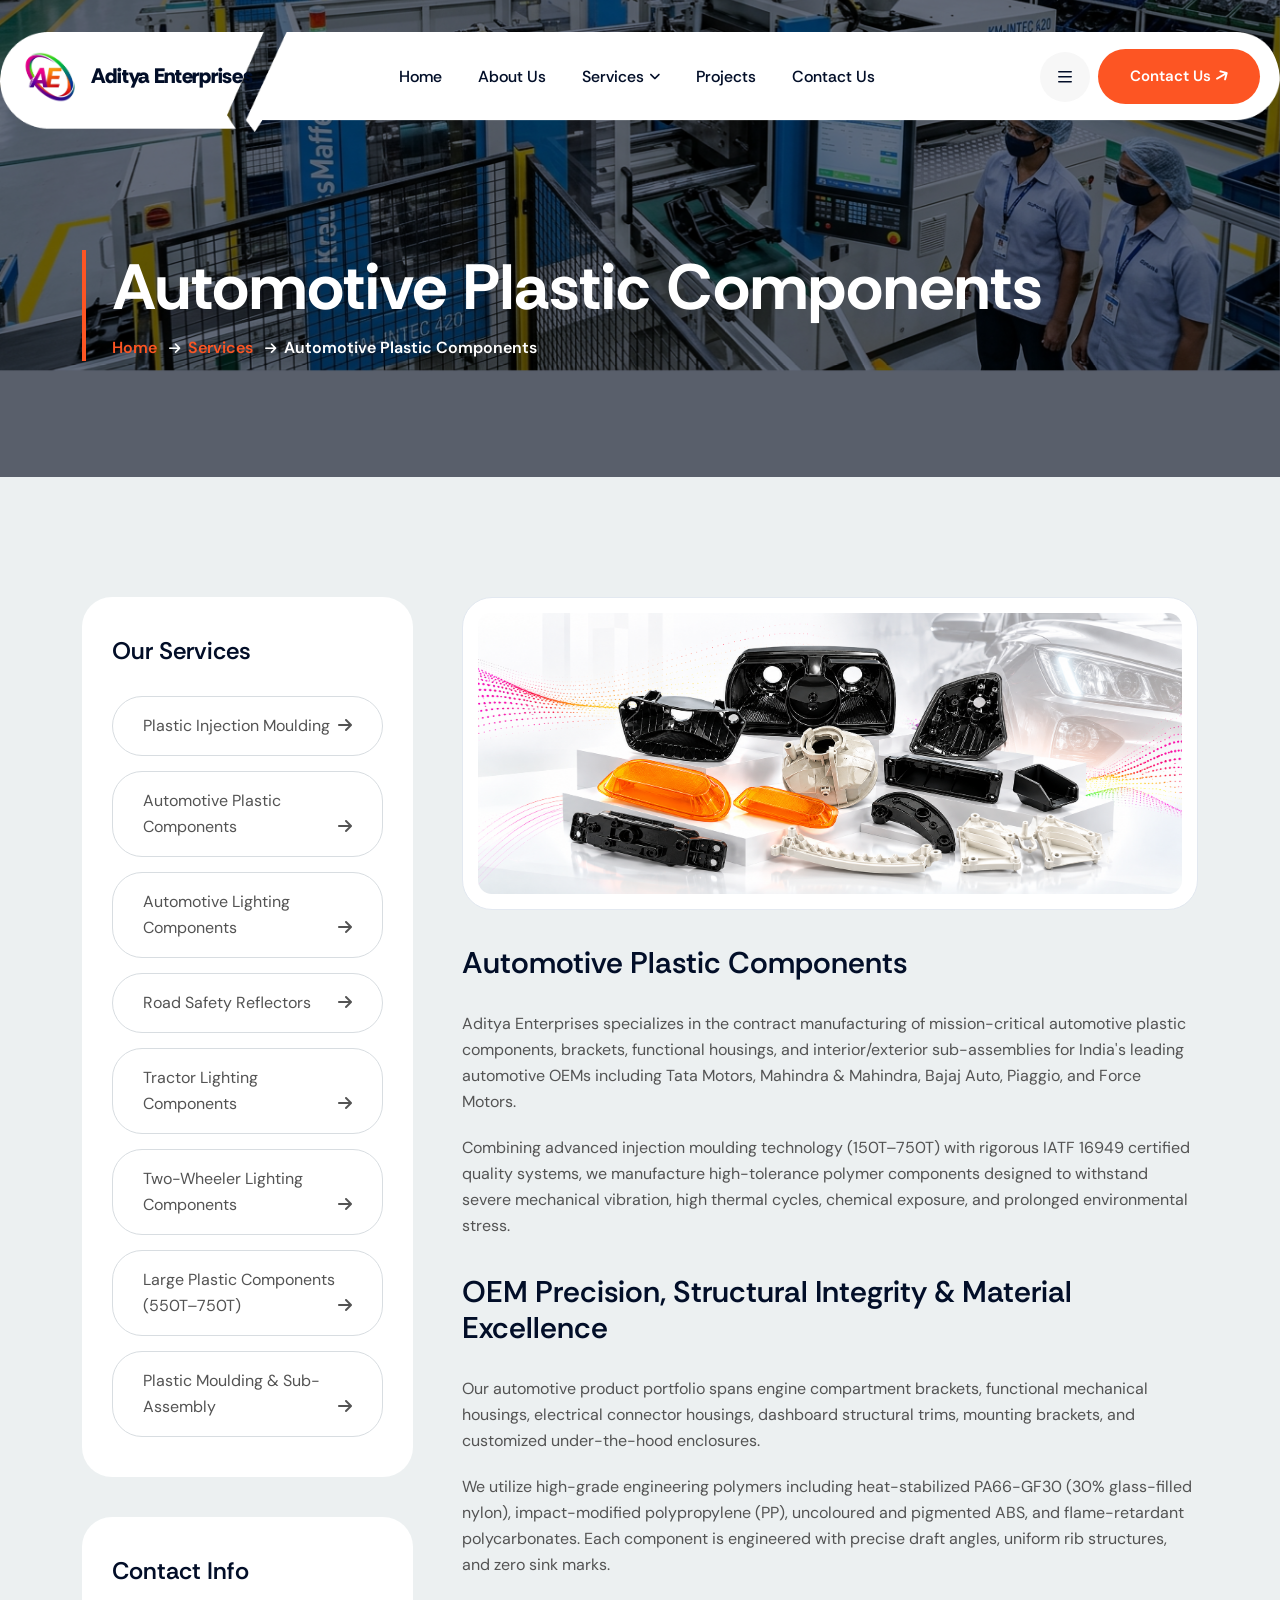
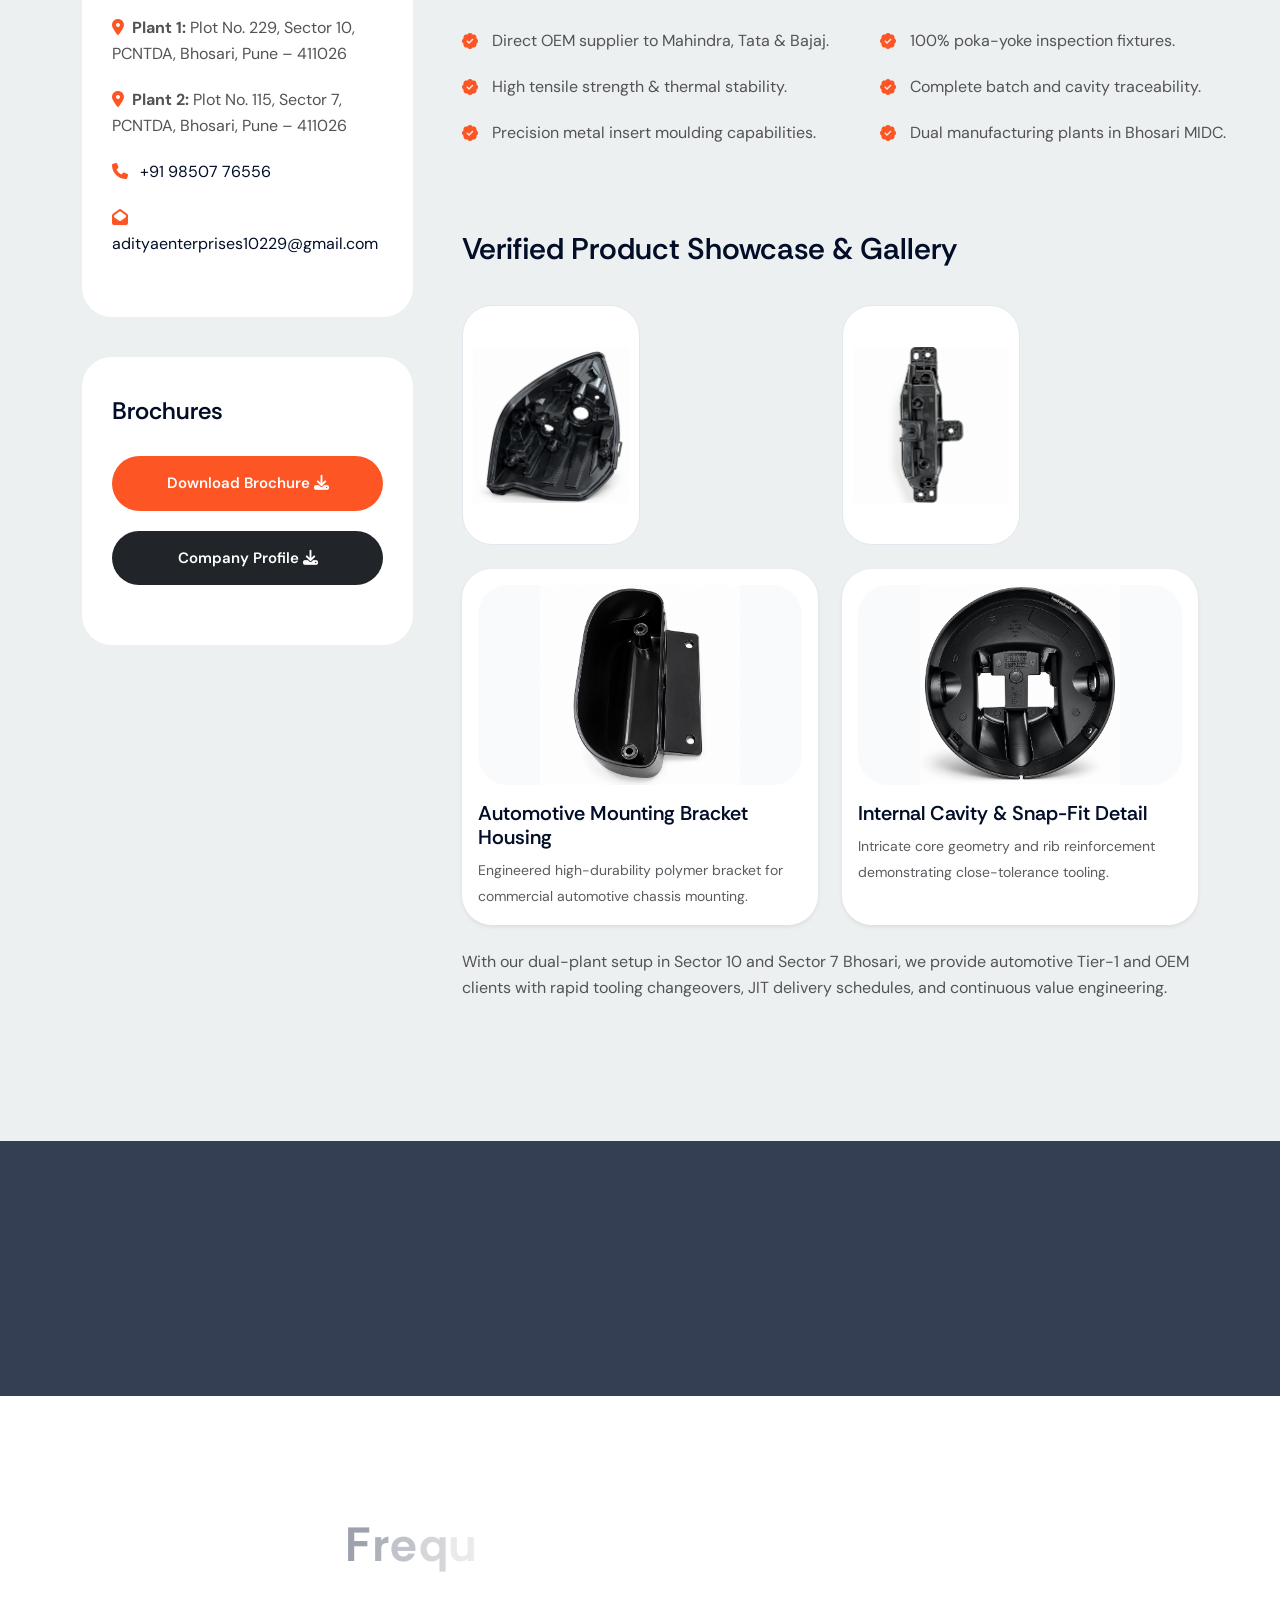
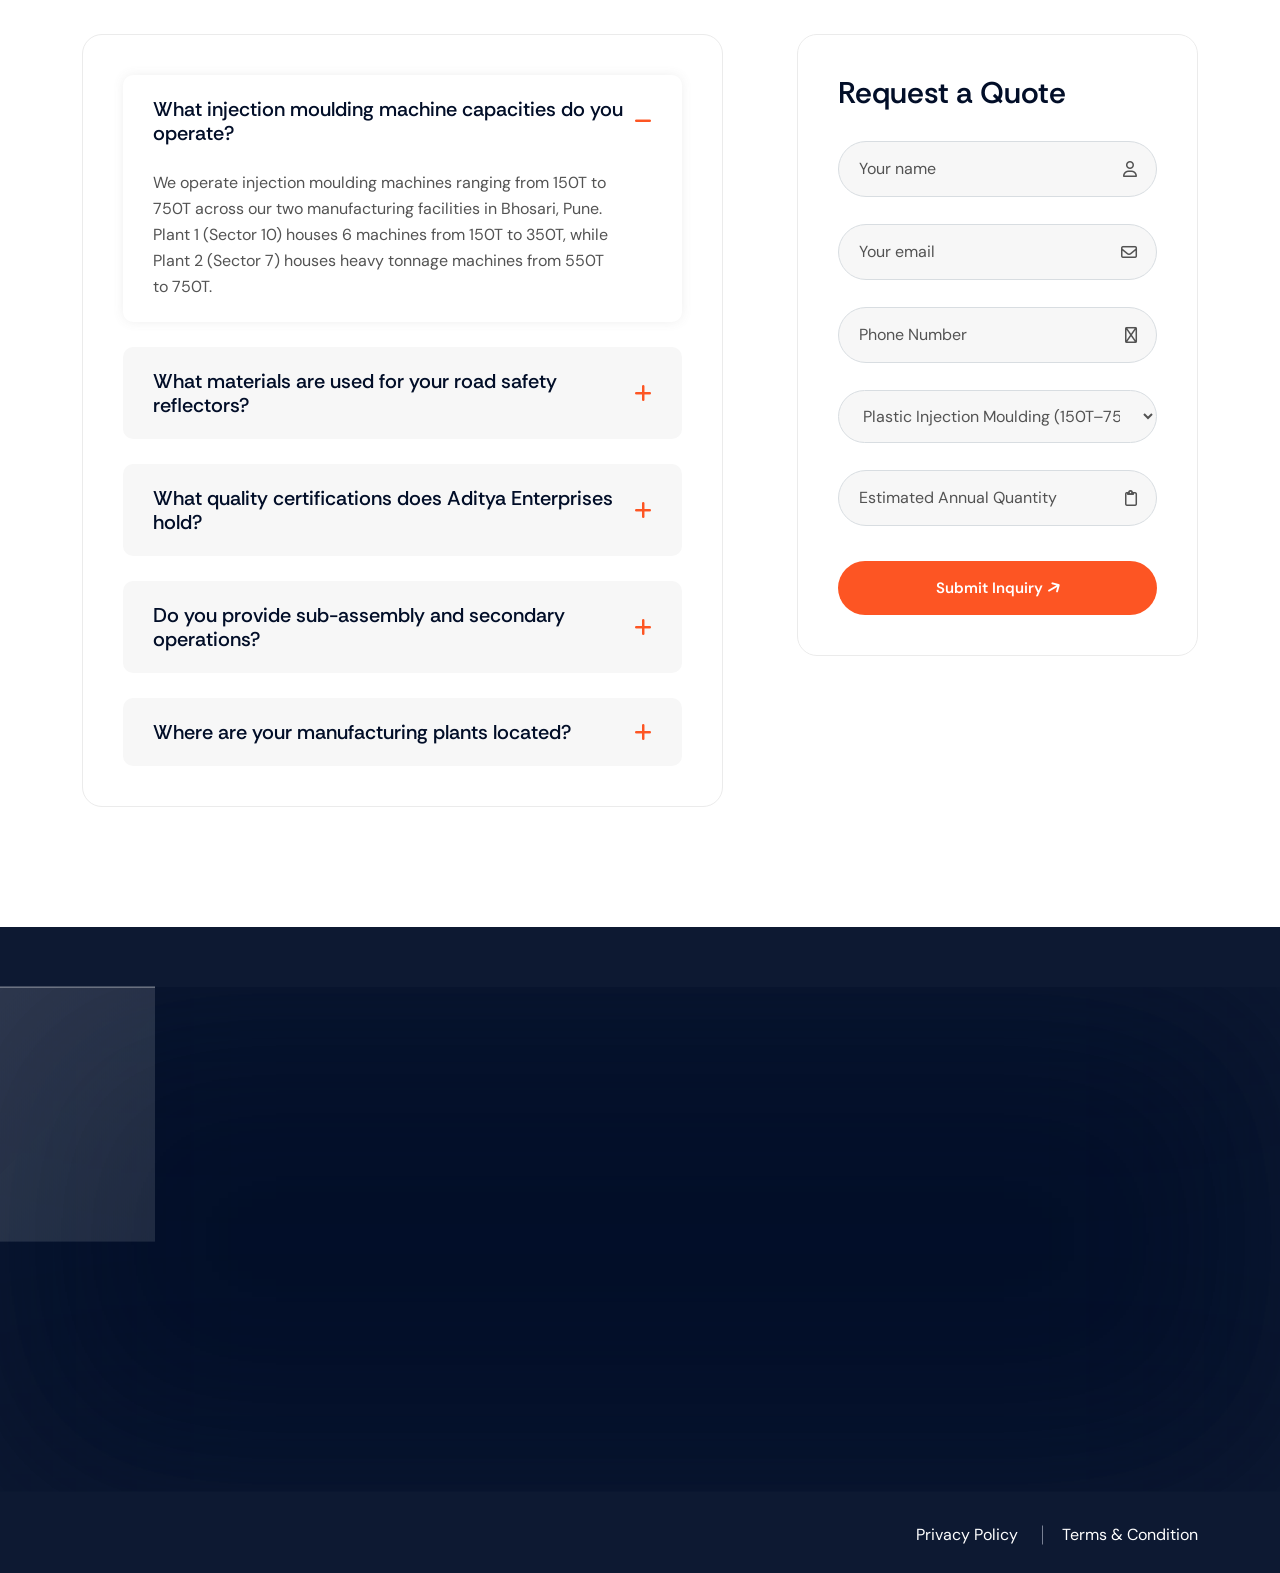
<file: service/service-details/automotive-plastic-components.html>
<!DOCTYPE html>
<html lang="zxx">

<head>
    <meta charset="utf-8">
    <meta http-equiv="x-ua-compatible" content="ie=edge">
    <meta name="viewport" content="width=device-width, initial-scale=1, shrink-to-fit=no">
    <meta name="description" content="Manufacturer of high-precision automotive plastic components, brackets, housings, and functional assemblies for OEM leaders including Tata Motors, Mahindra, and Bajaj.">
    <meta name="keywords" content="Automotive Plastic Components Pune, Plastic Auto Parts Manufacturer in India, OEM Automotive Plastic Parts, Automotive Brackets Housings Bhosari, IATF 16949 Auto Parts">
    <meta name="author" content="Aditya Enterprises">
    <meta property="og:type" content="website">
    <meta property="og:title" content="Automotive Plastic Components Manufacturer | Aditya Enterprises">
    <meta property="og:description" content="High-precision automotive plastic components, brackets, and functional assemblies for commercial and passenger vehicle OEMs.">
    <meta property="og:image" content="../../assets/images/logo-transferent.png">
    <meta name="twitter:card" content="summary_large_image">
    <meta name="twitter:title" content="Automotive Plastic Components Manufacturer | Aditya Enterprises">
    <meta name="twitter:description" content="High-precision automotive plastic components, brackets, and functional assemblies for commercial and passenger vehicle OEMs.">
    <title>Automotive Plastic Components Manufacturer | Aditya Enterprises Pune</title>
    <link rel="apple-touch-icon" href="../../assets/images/favicon.png">
    <link rel="shortcut icon" href="../../assets/images/favicon.ico">
    <!-- Google Fonts -->
    <link rel="preconnect" href="https://fonts.googleapis.com">
    <link rel="preconnect" href="https://fonts.gstatic.com" crossorigin>
    <link href="https://fonts.googleapis.com/css2?family=DM+Sans:ital,opsz,wght@0,9..40,100..1000;1,9..40,100..1000&family=Rethink+Sans:ital,wght@0,400..800;1,400..800&display=swap" rel="stylesheet">
    <!-- CSS Files -->
    <link rel="stylesheet" href="../../assets/css/bootstrap.min.css">
    <link rel="stylesheet" href="../../assets/css/fancybox.css">
    <link rel="stylesheet" href="../../assets/css/swiper-bundle.min.css">
    <link rel="stylesheet" href="https://cdnjs.cloudflare.com/ajax/libs/font-awesome/6.7.2/css/all.min.css">
    <link rel="stylesheet" href="../../assets/css/jarallax.min.css">
    <link rel="stylesheet" href="../../assets/css/nice-select.css">
    <link rel="stylesheet" href="../../assets/css/jquery.datepicker.css">
    <link rel="stylesheet" href="../../assets/css/jquery.timepicker.min.css">
    <!-- Style CSS -->
    <link rel="stylesheet" href="../../assets/css/style.css">

    <!--[if lt IE 9]>
    <script src="https://oss.maxcdn.com/html5shiv/3.7.2/html5shiv.min.js"></script>
    <script src="https://oss.maxcdn.com/respond/1.4.2/respond.min.js"></script>
    <![endif]-->
</head>

<body>
    <div class="main-overlay"></div>
    <!-- Canvas Menu Start -->
    <div class="canvas-menu d-flex flex-column">
        <div class="d-flex justify-content-between w-100 mb-4 align-items-center">
            <!-- Logo Here -->
            <div class="logo">
                <a href="../../index.html" class="d-inline-flex align-items-center text-decoration-none">
                    <img src="../../assets/images/logo-transferent.png" alt="Aditya Enterprises Logo">
                    <span class="brand-name ms-2">Aditya Enterprises</span>
                </a>
            </div>
            <!-- Close Button -->
            <button type="button" class="canvas-close" aria-label="Close">
                <svg width="33" height="34" viewBox="0 0 37 38" fill="none" xmlns="http://www.w3.org/2000/svg">
                    <path d="M9.19141 9.80762L27.5762 28.1924" stroke="currentColor" stroke-width="1.5"
                        stroke-linecap="round" stroke-linejoin="round"></path>
                    <path d="M9.19141 28.1924L27.5762 9.80761" stroke="currentColor" stroke-width="1.5"
                        stroke-linecap="round" stroke-linejoin="round"></path>
                </svg>
            </button>
        </div>
        <p>Aditya Enterprises is a premier manufacturer of high-precision automotive plastic components, lighting assemblies, and durable ABS road safety reflectors with dual manufacturing units in Bhosari, Pune.</p>
        <!-- Vertical Menu Start-->
        <div class="mt-3">
            <h5>Navigation</h5>
            <nav class="mt-4">
                <ul class="vertical-menu">
                    <li><a href="../../index.html">Home</a></li>
                    <li><a href="../../about.html">About Us</a></li>
                    <li><a href="../../services.html">Services</a></li>
                    <li><a href="plastic-injection-moulding.html">Service Details</a></li>
                    <li><a href="../../projects.html">Projects</a></li>
                    <li><a href="../../contact.html">Contact Us</a></li>
                </ul>
            </nav>
        </div>

        <!-- social icons -->
        <div class="social-share null mt-3">
            <a href="#"><i class="fab fa-facebook-f"></i></a>
            <a href="#"><i class="fab fa-x-twitter"></i></a>
            <a href="#"><i class="fab fa-instagram"></i></a>
            <a href="#"><i class="fab fa-pinterest"></i></a>
            <a href="#"><i class="fab fa-linkedin-in"></i></a>
            <a href="#"><i class="fab fa-youtube"></i></a>
        </div>
        <a href="../../contact.html" class="btn btn-primary mt-5"> Contact Us <i class="fa fa-arrow-right"></i><span></span></a>
    </div>
    <!-- Canvas Menu End -->

    <div class="search-popup offcanvas offcanvas-top" id="offcanvas-search" data-bs-scroll="true">
        <div class="container d-flex flex-row py-5 align-items-center position-relative">
            <button type="button" class="btn-close bg-primary rounded-5" data-bs-dismiss="offcanvas" aria-label="Close"></button>
            <div class="col-lg-9 mx-auto">
                <form class="search-form w-100 mb-5">
                    <input id="search-form" type="text" class="form-control shadow-1" placeholder="Type keyword and hit enter">
                </form>
            </div>
        </div>
    </div>

    <!-- Header Start -->
    <header class="header header-default">
        <div class="sticky-height"></div>
        <div class="header-wrapper">
            <!-- Navigation Menu Start -->
            <div class="header-nav-wrapper header-sticky">
                <nav class="navbar navbar-expand-xl">
                    <div class="container">
                        <a href="../../index.html" class="navbar-brand">
                            <img src="../../assets/images/logo-transferent.png" alt="Aditya Enterprises Logo" class="img-fluid">
                            <span class="brand-name">Aditya Enterprises</span>
                        </a>
                        <button class="navbar-toggler offcanvas-nav-btn" type="button">
                            Menu <svg xmlns="http://www.w3.org/2000/svg" width="14" height="12" fill="none" viewBox="0 0 14 12">
                                <path fill="#020e28" d="M0 .75Q.063.063.75 0h12.5q.687.063.75.75-.063.687-.75.75H.75Q.063 1.437 0 .75m0 5Q.063 5.063.75 5h12.5q.687.063.75.75-.063.687-.75.75H.75Q.063 6.437 0 5.75m13.25 5.75H.75q-.687-.063-.75-.75.063-.687.75-.75h12.5q.687.063.75.75-.063.687-.75.75" />
                            </svg>
                        </button>
                        <div class="nav-cta d-none d-md-flex order-lg-3">
                            <div class="d-flex align-items-center justify-content-between gap-2">
                                <button class="burger-menu icon-lg bg-light rounded-circle" aria-label="Menu">
                                    <svg xmlns="http://www.w3.org/2000/svg" width="14" height="12" fill="none" viewBox="0 0 14 12">
                                        <path fill="#020e28" d="M0 .75Q.063.063.75 0h12.5q.687.063.75.75-.063.687-.75.75H.75Q.063 1.437 0 .75m0 5Q.063 5.063.75 5h12.5q.687.063.75.75-.063.687-.75.75H.75Q.063 6.437 0 5.75m13.25 5.75H.75q-.687-.063-.75-.75.063-.687.75-.75h12.5q.687.063.75.75-.063.687-.75.75" />
                                    </svg>
                                </button>
                                <a href="../../contact.html" class="btn btn-primary"> Contact Us <i class="fa fa-arrow-right"></i><span></span></a>
                            </div>
                        </div>
                        <div class="offcanvas offcanvas-start offcanvas-nav">
                            <div class="offcanvas-header">
                                <a href="../../index.html" class="text-inverse d-inline-flex align-items-center">
                                    <img src="../../assets/images/logo-transferent.png" alt="Aditya Enterprises Logo">
                                    <span class="brand-name ms-2">Aditya Enterprises</span>
                                </a>
                                <button type="button" class="btn-close bg-primary" data-bs-dismiss="offcanvas" aria-label="Close"></button>
                            </div>
                            <div class="offcanvas-body pt-0 align-items-center justify-content-between">
                                <ul class="navbar-nav mx-auto align-items-lg-center">
                                    <li class="nav-item">
                                        <a class="nav-link" href="../../index.html">Home</a>
                                    </li>
                                    <li class="nav-item">
                                        <a class="nav-link" href="../../about.html">About Us</a>
                                    </li>
                                    <li class="nav-item dropdown">
                                        <a class="nav-link dropdown-toggle active" href="../../services.html" role="button" data-bs-toggle="dropdown" aria-expanded="false">Services</a>
                                        <ul class="dropdown-menu">
                                            <li><a class="dropdown-item" href="../../services.html">Our Services</a></li>
                                            <li><a class="dropdown-item" href="plastic-injection-moulding.html">Plastic Injection Moulding</a></li>
                                            <li><a class="dropdown-item" href="automotive-plastic-components.html">Automotive Plastic Components</a></li>
                                            <li><a class="dropdown-item" href="automotive-lighting-components.html">Automotive Lighting Components</a></li>
                                            <li><a class="dropdown-item" href="road-safety-reflectors.html">Road Safety Reflectors</a></li>
                                            <li><a class="dropdown-item" href="tractor-lighting-components.html">Tractor Lighting Components</a></li>
                                            <li><a class="dropdown-item" href="two-wheeler-lighting-components.html">Two-Wheeler Lighting Components</a></li>
                                            <li><a class="dropdown-item" href="large-plastic-components.html">Large Plastic Components (550T&ndash;750T)</a></li>
                                            <li><a class="dropdown-item" href="plastic-injection-moulding-sub-assembly.html">Plastic Sub-Assembly &amp; Welding</a></li>
                                        </ul>
                                    </li>
                                    <li class="nav-item">
                                        <a class="nav-link" href="../../projects.html">Projects</a>
                                    </li>
                                    <li class="nav-item">
                                        <a class="nav-link" href="../../contact.html">Contact Us</a>
                                    </li>
                                </ul>
                            </div>
                        </div>
                    </div>
                </nav>
            </div>
        </div>
    </header>
    <!-- Header End -->

    <!-- Promo Section Start -->
    <section class="promo-sec bg-cover jarallax" data-jarallax data-speed=".4">
        <img src="../../assets/images/serv1.png" alt="Automotive Plastic Components" class="jarallax-img">
        <div class="parallax-overly"></div>
        <div class="container">
            <div class="row">
                <div class="col-lg-12">
                    <div class="promo-wrap">
                        <h1 class="display-2 text-info">Automotive Plastic Components</h1>
                        <nav aria-label="breadcrumb">
                            <ol class="breadcrumb">
                                <li class="breadcrumb-item">
                                    <a href="../../index.html">Home</a>
                                </li>
                                <li class="breadcrumb-item">
                                    <a href="../../services.html">Services</a>
                                </li>
                                <li class="breadcrumb-item active" aria-current="page">Automotive Plastic Components</li>
                            </ol>
                        </nav>
                    </div>
                </div>
            </div>
        </div>
    </section>
    <!-- Promo Section End -->

    <!-- Services Section Start -->
    <div class="single-service bg-shade sec-padding">
        <div class="container">
            <div class="row">
                <div class="col-lg-4 order-lg-1 order-2">
                    <aside class="sidebar services-sidebar">
                        <div class="widget">
                            <h3 class="widget-title">Our Services</h3>
                            <nav class="service-nav">
                                <ul>
                                    <li><a href="plastic-injection-moulding.html">Plastic Injection Moulding</a> <span><i class="fa fa-arrow-right"></i></span></li>
                                    <li class="active"><a href="automotive-plastic-components.html">Automotive Plastic Components</a> <span><i class="fa fa-arrow-right"></i></span></li>
                                    <li><a href="automotive-lighting-components.html">Automotive Lighting Components</a> <span><i class="fa fa-arrow-right"></i></span></li>
                                    <li><a href="road-safety-reflectors.html">Road Safety Reflectors</a> <span><i class="fa fa-arrow-right"></i></span></li>
                                    <li><a href="tractor-lighting-components.html">Tractor Lighting Components</a> <span><i class="fa fa-arrow-right"></i></span></li>
                                    <li><a href="two-wheeler-lighting-components.html">Two-Wheeler Lighting Components</a> <span><i class="fa fa-arrow-right"></i></span></li>
                                    <li><a href="large-plastic-components.html">Large Plastic Components (550T&ndash;750T)</a> <span><i class="fa fa-arrow-right"></i></span></li>
                                    <li><a href="plastic-injection-moulding-sub-assembly.html">Plastic Moulding & Sub-Assembly</a> <span><i class="fa fa-arrow-right"></i></span></li>
                                </ul>
                            </nav>
                        </div>
                        <!-- Widget End -->
                        <div class="widget">
                            <h3 class="widget-title">Contact Info</h3>
                            <div class="social-contact">
                                <p><i class="me-2 fa fa-location-dot text-primary"></i><strong>Plant 1:</strong> Plot No. 229, Sector 10, PCNTDA, Bhosari, Pune &ndash; 411026</p>
                                <p><i class="me-2 fa fa-location-dot text-primary"></i><strong>Plant 2:</strong> Plot No. 115, Sector 7, PCNTDA, Bhosari, Pune &ndash; 411026</p>
                                <p><i class="me-2 fa fa-phone text-primary"></i> <a href="tel:+919850776556">+91 98507 76556</a></p>
                                <p><i class="me-2 fa fa-envelope-open text-primary"></i><a href="mailto:adityaenterprises10229@gmail.com">adityaenterprises10229@gmail.com</a></p>
                            </div>
                        </div>
                        <div class="widget broucher-widget">
                            <h3 class="widget-title">Brochures</h3>
                            <a href="../../Aditya%20Enterprices%20Brochure.pdf" target="_blank" class="btn btn-primary w-100"> Download Brochure <i class="fa fa-download"></i> <span></span></a>
                            <a href="../../Aditya%20Enterprises%20Company%20Profile.pdf" target="_blank" class="btn btn-dark text-white w-100">Company Profile <i class="fa fa-download"></i> <span></span></a>
                        </div>
                    </aside>
                </div>
                <div class="col-lg-8 order-lg-2 order-1">
                    <div class="service-thumb mb-4">
                        <img src="../../assets/images-data/Automotive Plastic Parts Showcase.png" alt="Automotive Plastic Components - Aditya Enterprises Pune" class="img-fluid round w-100" style="max-height: 440px; object-fit: contain; background: #ffffff; padding: 15px; border: 1px solid #e2e8f0;">
                    </div>
                    <h2 class="display-3">Automotive Plastic Components</h2>
                    <p>Aditya Enterprises specializes in the contract manufacturing of mission-critical automotive plastic components, brackets, functional housings, and interior/exterior sub-assemblies for India's leading automotive OEMs including Tata Motors, Mahindra & Mahindra, Bajaj Auto, Piaggio, and Force Motors.</p>
                    <p>Combining advanced injection moulding technology (150T&ndash;750T) with rigorous IATF 16949 certified quality systems, we manufacture high-tolerance polymer components designed to withstand severe mechanical vibration, high thermal cycles, chemical exposure, and prolonged environmental stress.</p>

                    <h3 class="display-3">OEM Precision, Structural Integrity & Material Excellence</h3>
                    <p>Our automotive product portfolio spans engine compartment brackets, functional mechanical housings, electrical connector housings, dashboard structural trims, mounting brackets, and customized under-the-hood enclosures.</p>
                    <p>We utilize high-grade engineering polymers including heat-stabilized PA66-GF30 (30% glass-filled nylon), impact-modified polypropylene (PP), uncoloured and pigmented ABS, and flame-retardant polycarbonates. Each component is engineered with precise draft angles, uniform rib structures, and zero sink marks.</p>

                    <div class="d-sm-flex list-single mb-4">
                        <ul class="ct-list">
                            <li>Direct OEM supplier to Mahindra, Tata & Bajaj.</li>
                            <li>High tensile strength & thermal stability.</li>
                            <li>Precision metal insert moulding capabilities.</li>
                        </ul>
                        <ul class="ct-list">
                            <li>100% poka-yoke inspection fixtures.</li>
                            <li>Complete batch and cavity traceability.</li>
                            <li>Dual manufacturing plants in Bhosari MIDC.</li>
                        </ul>
                    </div>

                    <h3 class="display-3">Verified Product Showcase &amp; Gallery</h3>
                    <div class="d-sm-flex gap-4 gallery-single mb-4 pt-2">
                        <a href="../../assets/images-data/Glossy Black Automotive Housing Component.png" data-fancybox="gallery" data-caption="Glossy Black Automotive Housing Component" class="d-block flex-grow-1 mb-3 mb-sm-0">
                            <img src="../../assets/images-data/Glossy Black Automotive Housing Component.png" alt="Glossy Black Automotive Housing Component" class="img-fluid round w-100" style="height: 240px; object-fit: contain; background: #ffffff; padding: 10px; border: 1px solid #e2e8f0;">
                        </a>
                        <a href="../../assets/images-data/Mahindra Automotive Bracket Assembly.png" data-fancybox="gallery" data-caption="Mahindra Automotive Bracket Assembly" class="d-block flex-grow-1">
                            <img src="../../assets/images-data/Mahindra Automotive Bracket Assembly.png" alt="Mahindra Automotive Bracket Assembly" class="img-fluid round w-100" style="height: 240px; object-fit: contain; background: #ffffff; padding: 10px; border: 1px solid #e2e8f0;">
                        </a>
                    </div>
                    <div class="row gy-4 mb-4">
                        <div class="col-sm-6">
                            <div class="card border-0 shadow-sm round p-3 h-100 bg-white">
                                <a href="../../assets/images-data/Glossy Black Mounting Bracket Housing.png" data-fancybox="gallery" data-caption="Automotive Mounting Bracket Housing">
                                    <img src="../../assets/images-data/Glossy Black Mounting Bracket Housing.png" alt="Automotive Mounting Bracket Housing" class="img-fluid round mb-3 w-100" style="height: 200px; object-fit: contain; background: #f8fafc;">
                                </a>
                                <h4 class="h5 mb-2">Automotive Mounting Bracket Housing</h4>
                                <p class="small text-muted mb-0">Engineered high-durability polymer bracket for commercial automotive chassis mounting.</p>
                            </div>
                        </div>
                        <div class="col-sm-6">
                            <div class="card border-0 shadow-sm round p-3 h-100 bg-white">
                                <a href="../../assets/images-data/Black Plastic Housing Interior Close-Up.png" data-fancybox="gallery" data-caption="Internal Cavity & Snap-Fit Detail">
                                    <img src="../../assets/images-data/Black Plastic Housing Interior Close-Up.png" alt="Internal Cavity & Snap-Fit Detail" class="img-fluid round mb-3 w-100" style="height: 200px; object-fit: contain; background: #f8fafc;">
                                </a>
                                <h4 class="h5 mb-2">Internal Cavity & Snap-Fit Detail</h4>
                                <p class="small text-muted mb-0">Intricate core geometry and rib reinforcement demonstrating close-tolerance tooling.</p>
                            </div>
                        </div>
                    </div>

                    <p>With our dual-plant setup in Sector 10 and Sector 7 Bhosari, we provide automotive Tier-1 and OEM clients with rapid tooling changeovers, JIT delivery schedules, and continuous value engineering.</p>
                </div>
            </div>
        </div>
    </div>
    <!-- Services Section End -->

    <!-- Brands Section Start -->
    <section class="brands-sec bg-cover jarallax" data-jarallax data-speed=".4">
        <img src="../../assets/images/aerial-view-factory-trucks-parked-near-warehouse-daytime.jpg" alt="Aerial view factory trucks parked near warehouse" class="jarallax-img">
        <div class="parallax-overly"></div>
        <div class="container ct-container">
            <div class="row">
                <div class="col-lg-12">
                    <div class="brands-carousel swiper">
                        <div class="swiper-wrapper">
                            <div class="swiper-slide">
                                <a href="javascript:void(0)" title="Tata Motors"><img src="../../assets/clients/Glossy Blue Tata Corporate Logo.png" alt="Tata Motors"></a>
                            </div>
                            <div class="swiper-slide">
                                <a href="javascript:void(0)" title="Mahindra"><img src="../../assets/clients/Mahindra Glossy Red Logo on White.png" alt="Mahindra"></a>
                            </div>
                            <div class="swiper-slide">
                                <a href="javascript:void(0)" title="Bajaj Auto"><img src="../../assets/clients/Glossy Blue Bajaj Emblem and Wordmark.png" alt="Bajaj Auto"></a>
                            </div>
                            <div class="swiper-slide">
                                <a href="javascript:void(0)" title="John Deere"><img src="../../assets/clients/Glossy John Deere Emblem on Black.png" alt="John Deere"></a>
                            </div>
                            <div class="swiper-slide">
                                <a href="javascript:void(0)" title="Piaggio"><img src="../../assets/clients/Glossy Piaggio Emblem and Branding.png" alt="Piaggio"></a>
                            </div>
                            <div class="swiper-slide">
                                <a href="javascript:void(0)" title="Force Motors"><img src="../../assets/clients/Force Motors Blue Emblem Logo.png" alt="Force Motors"></a>
                            </div>
                            <div class="swiper-slide">
                                <a href="javascript:void(0)" title="Lumax Industries"><img src="../../assets/clients/LUMAX Geometric Corporate Logo.png" alt="Lumax Industries"></a>
                            </div>
                            <div class="swiper-slide">
                                <a href="javascript:void(0)" title="Uno Minda"><img src="../../assets/clients/UNO MINDA Ribbon Logo.png" alt="Uno Minda"></a>
                            </div>
                            <div class="swiper-slide">
                                <a href="javascript:void(0)" title="Royal Enfield"><img src="../../assets/clients/Royal Enfield Emblem and Wordmark.png" alt="Royal Enfield"></a>
                            </div>
                            <div class="swiper-slide">
                                <a href="javascript:void(0)" title="Kawasaki"><img src="../../assets/clients/Kawasaki Green Emblem and Wordmark.png" alt="Kawasaki"></a>
                            </div>
                            <div class="swiper-slide">
                                <a href="javascript:void(0)" title="Toyota"><img src="../../assets/clients/Chrome Toyota Emblem with Red Wordmark.png" alt="Toyota"></a>
                            </div>
                            <div class="swiper-slide">
                                <a href="javascript:void(0)" title="Mercedes-Benz"><img src="../../assets/clients/Chrome Mercedes-Benz Emblem on Black.png" alt="Mercedes-Benz"></a>
                            </div>
                            <div class="swiper-slide">
                                <a href="javascript:void(0)" title="Volkswagen"><img src="../../assets/clients/Glossy Chrome Volkswagen Emblem.png" alt="Volkswagen"></a>
                            </div>
                            <div class="swiper-slide">
                                <a href="javascript:void(0)" title="Nissan"><img src="../../assets/clients/Polished Nissan Chrome Emblem.png" alt="Nissan"></a>
                            </div>
                        </div>
                    </div>
                </div>
            </div>
        </div>
    </section>
    <!-- Brands Section End -->

    <!-- FAQ Section Start -->
    <section class="faq-sec faq-sec4 sec-padding">
        <div class="container">
            <div class="sec-intro mx-auto text-center">
                <h2 class="sec-title">Frequently Asked Questions</h2>
            </div>
            <div class="row gy-4">
                <div class="col-lg-7">
                    <div class="faq-accordion rounded-4" id="tv-accordion">
                        <div class="accordion-item active">
                            <h2 class="accordion-header" id="headingOne">
                                <button class="accordion-button display-5" type="button" data-bs-toggle="collapse" data-bs-target="#collapseOne" aria-expanded="true" aria-controls="collapseOne">
                                    What injection moulding machine capacities do you operate?
                                </button>
                            </h2>
                            <div id="collapseOne" class="accordion-collapse collapse show" aria-labelledby="headingOne" data-bs-parent="#tv-accordion">
                                <div class="accordion-body">
                                    <p>We operate injection moulding machines ranging from 150T to 750T across our two manufacturing facilities in Bhosari, Pune. Plant 1 (Sector 10) houses 6 machines from 150T to 350T, while Plant 2 (Sector 7) houses heavy tonnage machines from 550T to 750T.</p>
                                </div>
                            </div>
                        </div>
                        <div class="accordion-item">
                            <h2 class="accordion-header" id="headingTwo">
                                <button class="accordion-button display-5 collapsed" type="button" data-bs-toggle="collapse" data-bs-target="#collapseTwo" aria-expanded="false" aria-controls="collapseTwo">
                                    What materials are used for your road safety reflectors?
                                </button>
                            </h2>
                            <div id="collapseTwo" class="accordion-collapse collapse" aria-labelledby="headingTwo" data-bs-parent="#tv-accordion">
                                <div class="accordion-body">
                                    <p>Our road safety reflectors (raised pavement markers) are manufactured using uncoloured ABS (Acrylonitrile Butadiene Styrene) natural plastic, delivering up to 50-ton load resistance, high retro-reflective visibility in low-light conditions, and up to 10 years of weather resistance.</p>
                                </div>
                            </div>
                        </div>
                        <div class="accordion-item">
                            <h2 class="accordion-header" id="headingThree">
                                <button class="accordion-button display-5 collapsed" type="button" data-bs-toggle="collapse" data-bs-target="#collapseThree" aria-expanded="false" aria-controls="collapseThree">
                                    What quality certifications does Aditya Enterprises hold?
                                </button>
                            </h2>
                            <div id="collapseThree" class="accordion-collapse collapse" aria-labelledby="headingThree" data-bs-parent="#tv-accordion">
                                <div class="accordion-body">
                                    <p>Aditya Enterprises operates under IATF 16949, ISO 9001, and ISO 14001 certified quality management systems, incorporating in-process inspection, traceability systems, customer-specific quality requirements, and a zero-defect manufacturing approach.</p>
                                </div>
                            </div>
                        </div>
                        <div class="accordion-item">
                            <h2 class="accordion-header" id="headingFour">
                                <button class="accordion-button display-5 collapsed" type="button" data-bs-toggle="collapse" data-bs-target="#collapseFour" aria-expanded="false" aria-controls="collapseFour">
                                    Do you provide sub-assembly and secondary operations?
                                </button>
                            </h2>
                            <div id="collapseFour" class="accordion-collapse collapse" aria-labelledby="headingFour" data-bs-parent="#tv-accordion">
                                <div class="accordion-body">
                                    <p>Yes, we provide full sub-assembly operations including ultrasonic welding, hot plate welding, insert moulding, secondary precision finishing, packaging, and structured dispatch solutions.</p>
                                </div>
                            </div>
                        </div>
                        <div class="accordion-item">
                            <h2 class="accordion-header" id="headingFive">
                                <button class="accordion-button display-5 collapsed" type="button" data-bs-toggle="collapse" data-bs-target="#collapseFive" aria-expanded="false" aria-controls="collapseFive">
                                    Where are your manufacturing plants located?
                                </button>
                            </h2>
                            <div id="collapseFive" class="accordion-collapse collapse" aria-labelledby="headingFive" data-bs-parent="#tv-accordion">
                                <div class="accordion-body">
                                    <p>We operate two units in PCNTDA, Bhosari, Pune &ndash; 411026: Plant 1 (Main Production Unit) at Plot No. 229, Sector 10, and Plant 2 (Auxiliary Production Unit) at Plot No. 115, Sector 7.</p>
                                </div>
                            </div>
                        </div>
                    </div>
                </div>
                <div class="col-lg-5">
                    <div class="contact-form rounded-4 position-relative">
                        <h3 class="display-4">Request a Quote</h3>
                        <div class="form-group">
                            <input type="text" placeholder="Your name">
                            <i class="fa-regular fa-user"></i>
                        </div>
                        <div class="form-group">
                            <input type="email" placeholder="Your email">
                            <i class="fa-regular fa-envelope"></i>
                        </div>
                        <div class="form-group">
                            <input type="text" placeholder="Phone Number">
                            <i class="fa-regular fa-headphones"></i>
                        </div>
                        <div class="form-group">
                            <select name="Service" id="Frieght">
                                <option value="1">Plastic Injection Moulding (150T&ndash;750T)</option>
                                <option value="2">Automotive Plastic Components</option>
                                <option value="3">Automotive Lighting Components</option>
                                <option value="4">Road Safety Reflectors (50T Load)</option>
                                <option value="5">Tractor Lighting Components</option>
                                <option value="6">Two-Wheeler Lighting Components</option>
                                <option value="7">Large Plastic Components (550T&ndash;750T)</option>
                                <option value="8">Plastic Sub-Assembly &amp; Welding</option>
                            </select>
                        </div>
                        <div class="form-group">
                            <input type="text" placeholder="Estimated Annual Quantity">
                            <i class="fa-regular fa-clipboard"></i>
                        </div>
                        <button class="btn btn-primary btn-lg w-100 mt-2">Submit Inquiry <i class="fa fa-arrow-right"></i>
                            <span></span>
                        </button>
                    </div>
                </div>
            </div>
        </div>
    </section>
    <!-- FAQ Section End -->

    <!-- Footer Start -->
    <footer class="footer bg-cover jarallax" data-jarallax data-speed=".2">
        <img src="../../assets/images/aerial-view-factory-trucks-parked-near-warehouse-daytime.jpg" alt="Aerial view factory trucks parked near warehouse" class="jarallax-img">
        <div class="parallax-overly"></div>
        <div class="container">
            <div class="row footer-widgets">
                <div class="col-lg-4 col-sm-6 mb-5 mb-lg-0">
                    <div class="footer-widget about-footer">
                        <div class="f-logo">
                            <a href="../../index.html"><img src="../../assets/images/logo-transferent.png" alt="Aditya Enterprises Logo"></a>
                        </div>
                        <p>Aditya Enterprises is an IATF 16949 and ISO certified manufacturer of automotive plastic injection components, lighting parts, and road safety reflectors based in Bhosari, Pune.</p>
                        <div class="social-share">
                            <a href="#"><i class="fab fa-facebook-f"></i></a>
                            <a href="#"><i class="fab fa-x-twitter"></i></a>
                            <a href="#"><i class="fab fa-instagram"></i></a>
                            <a href="#"><i class="fab fa-linkedin-in"></i></a>
                        </div>
                    </div>
                </div>
                <div class="col-lg-2 col-sm-4 offset-sm-1 offset-lg-0">
                    <div class="footer-widget">
                        <h3 class="widget-title">Quick Links</h3>
                        <ul>
                            <li><a href="../../about.html">About Us</a></li>
                            <li><a href="../../services.html">Our Services</a></li>
                            <li><a href="../../projects.html">Projects</a></li>
                            <li><a href="plastic-injection-moulding.html">Service Details</a></li>
                            <li><a href="../../contact.html">Contact Us</a></li>
                        </ul>
                    </div>
                </div>

                <div class="col-lg-3 ps-lg-5 col-sm-6">
                    <div class="footer-widget">
                        <h3 class="widget-title">Our Services</h3>
                        <ul>
                            <li><a href="plastic-injection-moulding.html">Plastic Injection Moulding</a></li>
                            <li><a href="automotive-plastic-components.html">Automotive Plastic Parts</a></li>
                            <li><a href="automotive-lighting-components.html">Automotive Lighting Parts</a></li>
                            <li><a href="road-safety-reflectors.html">Road Safety Reflectors</a></li>
                            <li><a href="tractor-lighting-components.html">Tractor Lighting Parts</a></li>
                            <li><a href="two-wheeler-lighting-components.html">Two-Wheeler Lighting</a></li>
                            <li><a href="large-plastic-components.html">Large Plastic Parts</a></li>
                            <li><a href="plastic-injection-moulding-sub-assembly.html">Plastic Sub-Assembly</a></li>
                        </ul>
                    </div>
                </div>

                <div class="col-lg-3 col-sm-4 offset-sm-1 offset-lg-0">
                    <div class="footer-widget contact-widget">
                        <h3 class="widget-title">Contact &amp; Location</h3>
                        <div class="opening-inner">
                            <div class="d-flex align-items-start mb-2 gap-2">
                                <span class="text-white-50 text-nowrap"><i class="fa fa-map-marker-alt text-primary me-2"></i>Plant 1:</span>
                                <span class="text-white">Plot No. 229, Sec 10, Bhosari, Pune</span>
                            </div>
                            <div class="d-flex align-items-start mb-2 gap-2">
                                <span class="text-white-50 text-nowrap"><i class="fa fa-map-marker-alt text-primary me-2"></i>Plant 2:</span>
                                <span class="text-white">Plot No. 115, Sec 7, Bhosari, Pune</span>
                            </div>
                            <div class="d-flex align-items-center mb-2 gap-2">
                                <span class="text-white-50 text-nowrap"><i class="fa fa-phone text-primary me-2"></i>Phone:</span>
                                <a href="tel:+919850776556" class="text-white text-decoration-none">+91 98507 76556</a>
                            </div>
                            <div class="d-flex align-items-center mb-2 gap-2">
                                <span class="text-white-50 text-nowrap"><i class="fa fa-envelope text-primary me-2"></i>Email:</span>
                                <a href="mailto:adityaenterprises10229@gmail.com" class="text-white text-decoration-none text-break">adityaenterprises10229@gmail.com</a>
                            </div>
                        </div>
                        <a href="../../contact.html" class="btn btn-info btn-xs mt-4">Contact Us <span></span></a>
                    </div>
                </div>
            </div>
        </div>
        <div class="footer-bottom">
            <div class="container">
                <div class="d-flex flex-wrap justify-content-between align-items-center">
                    <p class="text-info copy-right mb-0 order-2 order-md-1 d-flex flex-wrap align-items-center gap-2">
                        <span>Copyright &copy; 2026 <a href="../../index.html">Aditya Enterprises</a>. All Rights Reserved.</span>
                        <span class="d-inline-flex align-items-center gap-2 ms-md-2 ps-md-2 border-start border-secondary">
                            Design &amp; Developed By
                            <img src="../../assets/office-logo-footer.png" alt="Company Logo" style="height: 24px; width: auto; vertical-align: middle; object-fit: contain;">
                        </span>
                    </p>
                    <nav class="footer-nav order-1 order-md-2">
                        <ul>
                            <li><a href="#">Privacy Policy</a></li>
                            <li><a href="#">Terms &amp; Condition</a></li>
                        </ul>
                    </nav>
                </div>
            </div>
        </div>
    </footer>
    <!-- Footer End -->

    <!-- Scroll Top -->
    <div class="scroll-top">
        <svg class="progress-circle svg-content" height="100%" viewBox="-1 -1 102 102" width="100%">
            <path d="M50,1 a49,49 0 0,1 0,98 a49,49 0 0,1 0,-98" fill="none" stroke="black" stroke-width="2"></path>
        </svg>
    </div>

    <!-- Javascript -->
    <script src="../../assets/js/jquery-3.7.1.min.js"></script>
    <script src="../../assets/js/bootstrap.bundle.min.js"></script>
    <script src="../../assets/js/swiper-bundle.min.js"></script>
    <script src="../../assets/js/lenis.min.js"></script>
    <script src="../../assets/js/jarallax.min.js"></script>
    <script src="../../assets/js/gsap.min.js"></script>
    <script src="../../assets/js/ScrollTrigger.min.js"></script>
    <script src="../../assets/js/SplitText.js"></script>
    <script src="../../assets/js/fancybox.umd.js"></script>
    <script src="../../assets/js/isotope.pkgd.min.js"></script>
    <script src="../../assets/js/purecounter.js"></script>
    <script src="../../assets/js/jquery.marquee.min.js"></script>
    <script src="../../assets/js/jquery.nice-select.min.js"></script>
    <script src="../../assets/js/jquery.timepicker.min.js"></script>
    <script src="../../assets/js/bootstrap-datepicker.js"></script>
    <script src="../../assets/js/custom.js"></script>
</body>

</html>
</file>
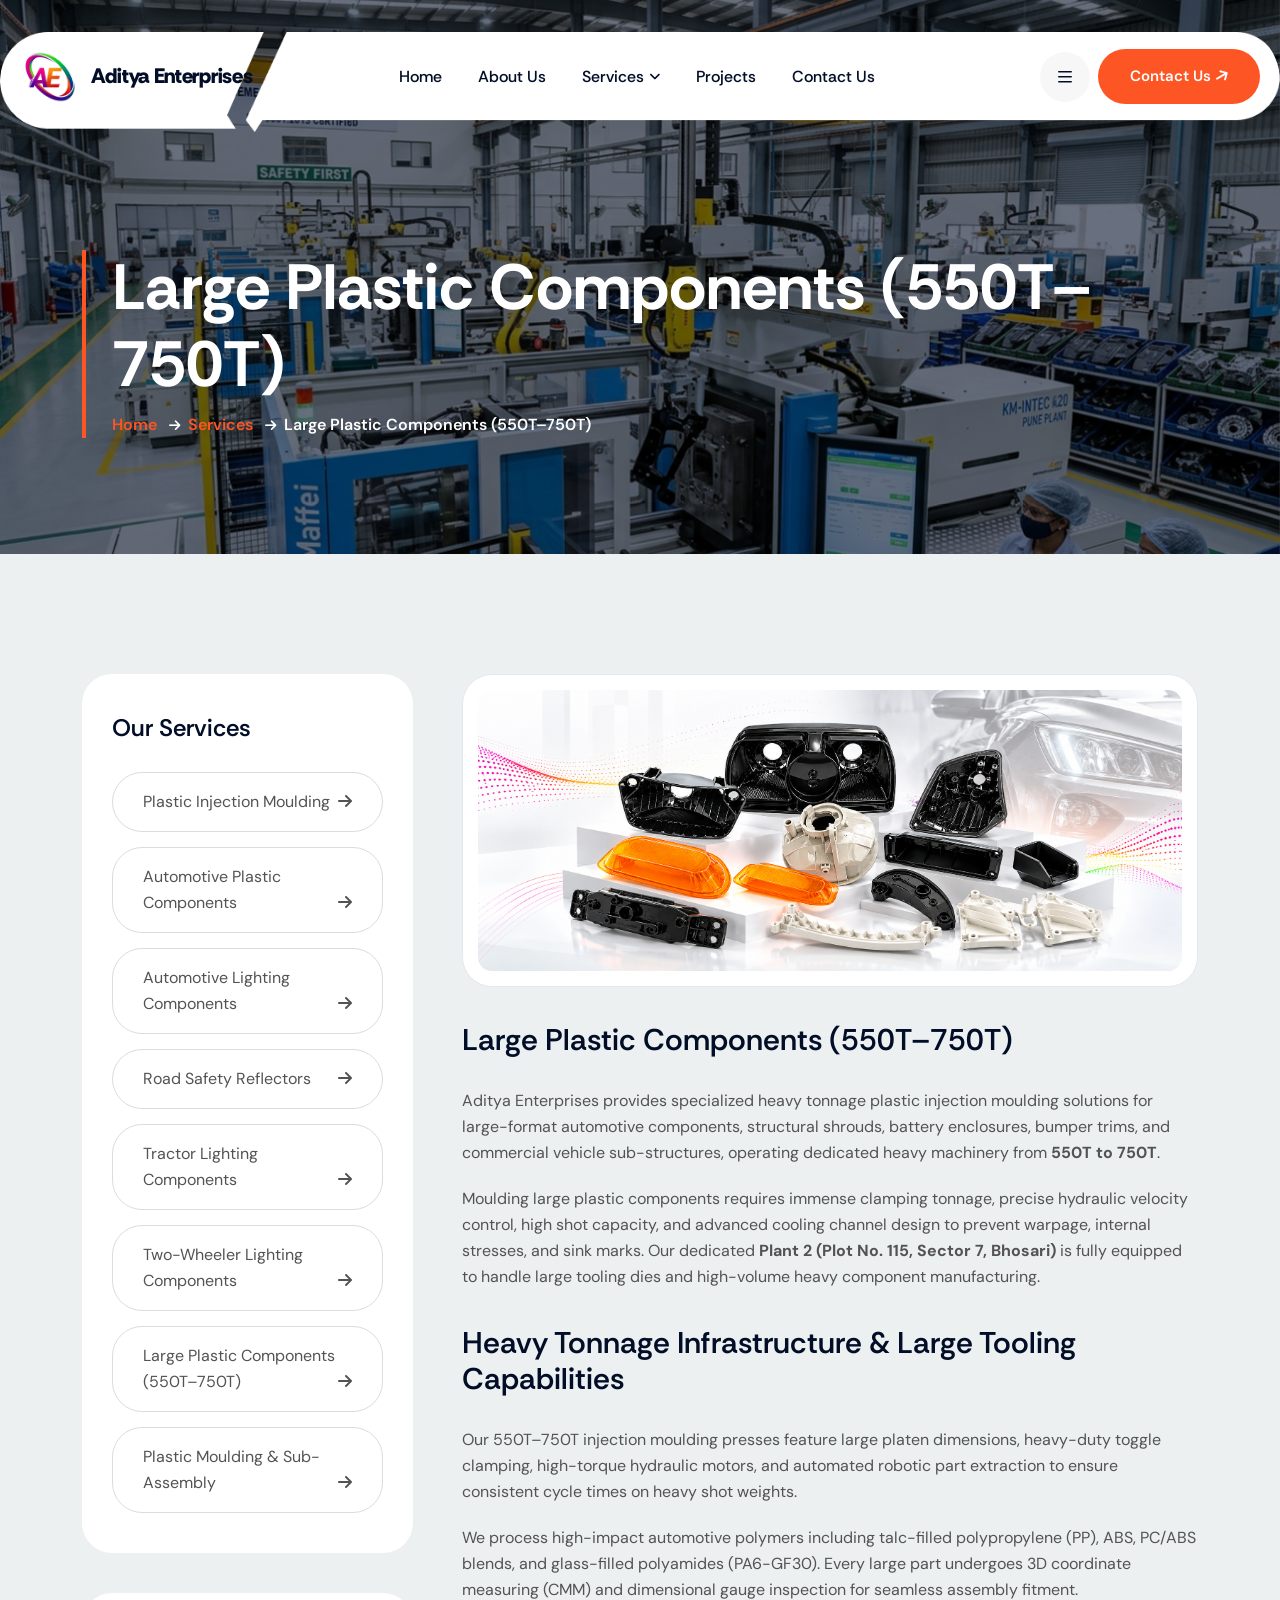
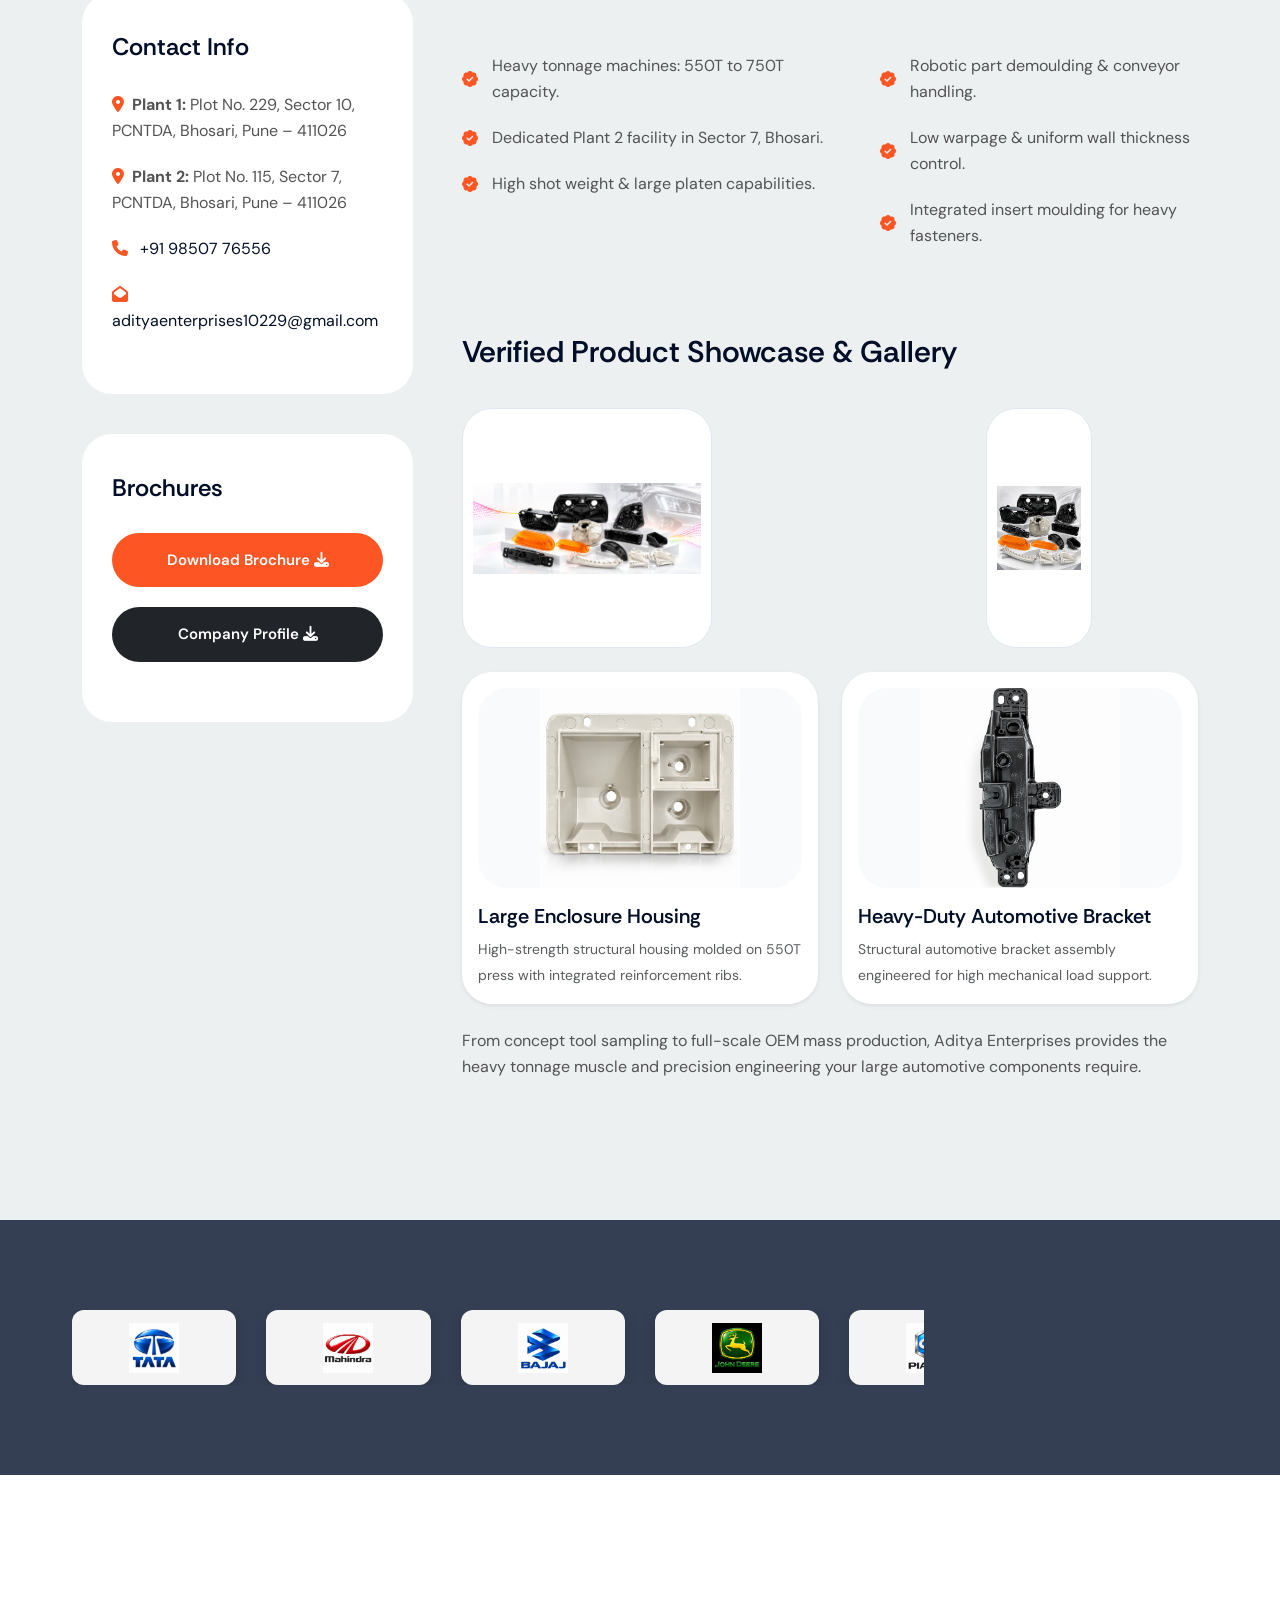
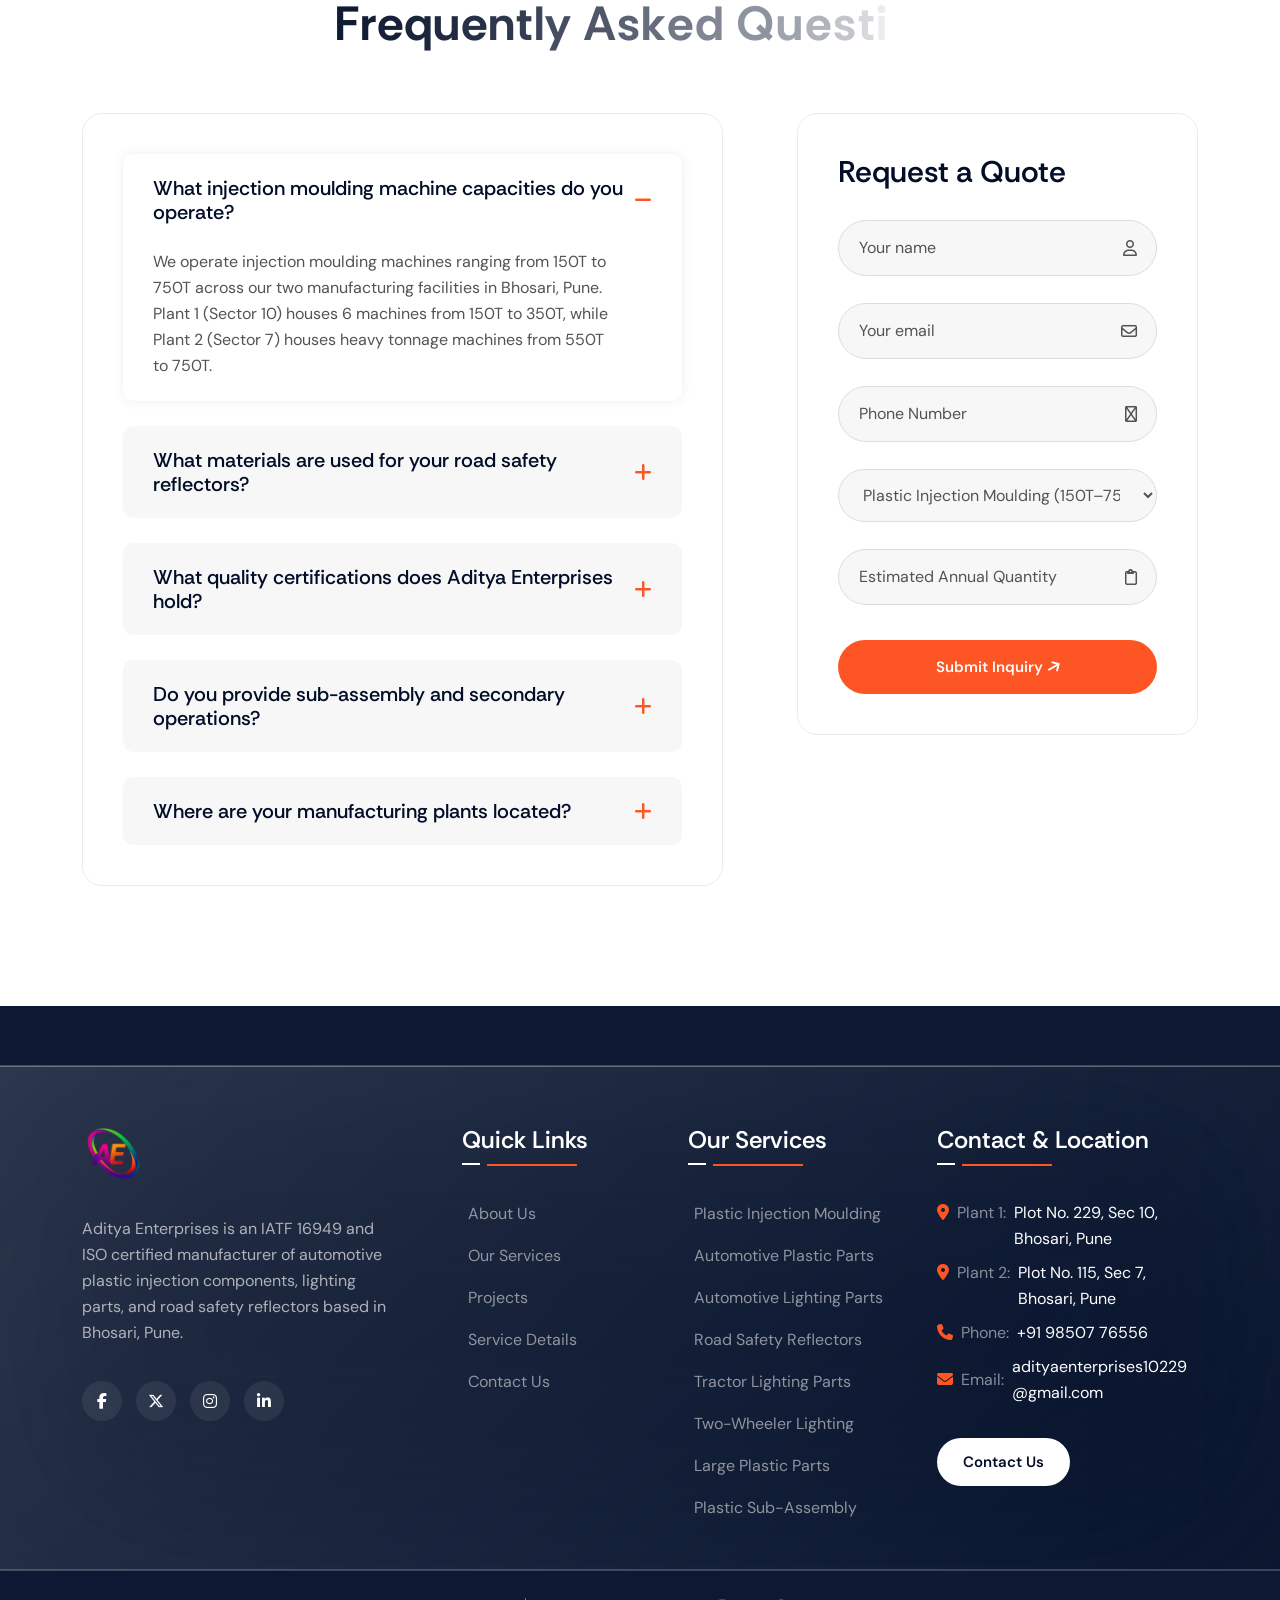
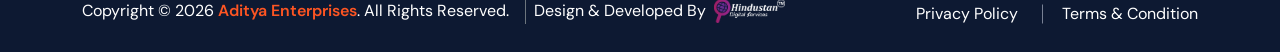
<file: service/service-details/large-plastic-components.html>
<!DOCTYPE html>
<html lang="zxx">

<head>
    <meta charset="utf-8">
    <meta http-equiv="x-ua-compatible" content="ie=edge">
    <meta name="viewport" content="width=device-width, initial-scale=1, shrink-to-fit=no">
    <meta name="description" content="Heavy tonnage plastic injection moulding (550T to 750T) for large automotive components, structural panels, and heavy brackets at Plant 2 Sector 7 Bhosari, Pune.">
    <meta name="keywords" content="Large Plastic Component Manufacturer, Heavy Tonnage Injection Moulding Pune, 550T to 750T Plastic Moulding, Large Automotive Plastic Parts Bhosari, Heavy Structural Polymer Moulding">
    <meta name="author" content="Aditya Enterprises">
    <meta property="og:type" content="website">
    <meta property="og:title" content="Large Plastic Components (550T&ndash;750T) | Aditya Enterprises">
    <meta property="og:description" content="Heavy tonnage injection moulding from 550T to 750T at Plant 2 Sector 7 Bhosari for large automotive and industrial components.">
    <meta property="og:image" content="../../assets/images/logo-transferent.png">
    <meta name="twitter:card" content="summary_large_image">
    <meta name="twitter:title" content="Large Plastic Components (550T&ndash;750T) | Aditya Enterprises">
    <meta name="twitter:description" content="Heavy tonnage injection moulding from 550T to 750T at Plant 2 Sector 7 Bhosari for large automotive and industrial components.">
    <title>Large Plastic Components & Heavy Tonnage Moulding (550T&ndash;750T) | Aditya Enterprises</title>
    <link rel="apple-touch-icon" href="../../assets/images/favicon.png">
    <link rel="shortcut icon" href="../../assets/images/favicon.ico">
    <!-- Google Fonts -->
    <link rel="preconnect" href="https://fonts.googleapis.com">
    <link rel="preconnect" href="https://fonts.gstatic.com" crossorigin>
    <link href="https://fonts.googleapis.com/css2?family=DM+Sans:ital,opsz,wght@0,9..40,100..1000;1,9..40,100..1000&family=Rethink+Sans:ital,wght@0,400..800;1,400..800&display=swap" rel="stylesheet">
    <!-- CSS Files -->
    <link rel="stylesheet" href="../../assets/css/bootstrap.min.css">
    <link rel="stylesheet" href="../../assets/css/fancybox.css">
    <link rel="stylesheet" href="../../assets/css/swiper-bundle.min.css">
    <link rel="stylesheet" href="https://cdnjs.cloudflare.com/ajax/libs/font-awesome/6.7.2/css/all.min.css">
    <link rel="stylesheet" href="../../assets/css/jarallax.min.css">
    <link rel="stylesheet" href="../../assets/css/nice-select.css">
    <link rel="stylesheet" href="../../assets/css/jquery.datepicker.css">
    <link rel="stylesheet" href="../../assets/css/jquery.timepicker.min.css">
    <!-- Style CSS -->
    <link rel="stylesheet" href="../../assets/css/style.css">

    <!--[if lt IE 9]>
    <script src="https://oss.maxcdn.com/html5shiv/3.7.2/html5shiv.min.js"></script>
    <script src="https://oss.maxcdn.com/respond/1.4.2/respond.min.js"></script>
    <![endif]-->
</head>

<body>
    <div class="main-overlay"></div>
    <!-- Canvas Menu Start -->
    <div class="canvas-menu d-flex flex-column">
        <div class="d-flex justify-content-between w-100 mb-4 align-items-center">
            <!-- Logo Here -->
            <div class="logo">
                <a href="../../index.html" class="d-inline-flex align-items-center text-decoration-none">
                    <img src="../../assets/images/logo-transferent.png" alt="Aditya Enterprises Logo">
                    <span class="brand-name ms-2">Aditya Enterprises</span>
                </a>
            </div>
            <!-- Close Button -->
            <button type="button" class="canvas-close" aria-label="Close">
                <svg width="33" height="34" viewBox="0 0 37 38" fill="none" xmlns="http://www.w3.org/2000/svg">
                    <path d="M9.19141 9.80762L27.5762 28.1924" stroke="currentColor" stroke-width="1.5"
                        stroke-linecap="round" stroke-linejoin="round"></path>
                    <path d="M9.19141 28.1924L27.5762 9.80761" stroke="currentColor" stroke-width="1.5"
                        stroke-linecap="round" stroke-linejoin="round"></path>
                </svg>
            </button>
        </div>
        <p>Aditya Enterprises is a premier manufacturer of high-precision automotive plastic components, lighting assemblies, and durable ABS road safety reflectors with dual manufacturing units in Bhosari, Pune.</p>
        <!-- Vertical Menu Start-->
        <div class="mt-3">
            <h5>Navigation</h5>
            <nav class="mt-4">
                <ul class="vertical-menu">
                    <li><a href="../../index.html">Home</a></li>
                    <li><a href="../../about.html">About Us</a></li>
                    <li><a href="../../services.html">Services</a></li>
                    <li><a href="plastic-injection-moulding.html">Service Details</a></li>
                    <li><a href="../../projects.html">Projects</a></li>
                    <li><a href="../../contact.html">Contact Us</a></li>
                </ul>
            </nav>
        </div>

        <!-- social icons -->
        <div class="social-share null mt-3">
            <a href="#"><i class="fab fa-facebook-f"></i></a>
            <a href="#"><i class="fab fa-x-twitter"></i></a>
            <a href="#"><i class="fab fa-instagram"></i></a>
            <a href="#"><i class="fab fa-pinterest"></i></a>
            <a href="#"><i class="fab fa-linkedin-in"></i></a>
            <a href="#"><i class="fab fa-youtube"></i></a>
        </div>
        <a href="../../contact.html" class="btn btn-primary mt-5"> Contact Us <i class="fa fa-arrow-right"></i><span></span></a>
    </div>
    <!-- Canvas Menu End -->

    <div class="search-popup offcanvas offcanvas-top" id="offcanvas-search" data-bs-scroll="true">
        <div class="container d-flex flex-row py-5 align-items-center position-relative">
            <button type="button" class="btn-close bg-primary rounded-5" data-bs-dismiss="offcanvas" aria-label="Close"></button>
            <div class="col-lg-9 mx-auto">
                <form class="search-form w-100 mb-5">
                    <input id="search-form" type="text" class="form-control shadow-1" placeholder="Type keyword and hit enter">
                </form>
            </div>
        </div>
    </div>

    <!-- Header Start -->
    <header class="header header-default">
        <div class="sticky-height"></div>
        <div class="header-wrapper">
            <!-- Navigation Menu Start -->
            <div class="header-nav-wrapper header-sticky">
                <nav class="navbar navbar-expand-xl">
                    <div class="container">
                        <a href="../../index.html" class="navbar-brand">
                            <img src="../../assets/images/logo-transferent.png" alt="Aditya Enterprises Logo" class="img-fluid">
                            <span class="brand-name">Aditya Enterprises</span>
                        </a>
                        <button class="navbar-toggler offcanvas-nav-btn" type="button">
                            Menu <svg xmlns="http://www.w3.org/2000/svg" width="14" height="12" fill="none" viewBox="0 0 14 12">
                                <path fill="#020e28" d="M0 .75Q.063.063.75 0h12.5q.687.063.75.75-.063.687-.75.75H.75Q.063 1.437 0 .75m0 5Q.063 5.063.75 5h12.5q.687.063.75.75-.063.687-.75.75H.75Q.063 6.437 0 5.75m13.25 5.75H.75q-.687-.063-.75-.75.063-.687.75-.75h12.5q.687.063.75.75-.063.687-.75.75" />
                            </svg>
                        </button>
                        <div class="nav-cta d-none d-md-flex order-lg-3">
                            <div class="d-flex align-items-center justify-content-between gap-2">
                                <button class="burger-menu icon-lg bg-light rounded-circle" aria-label="Menu">
                                    <svg xmlns="http://www.w3.org/2000/svg" width="14" height="12" fill="none" viewBox="0 0 14 12">
                                        <path fill="#020e28" d="M0 .75Q.063.063.75 0h12.5q.687.063.75.75-.063.687-.75.75H.75Q.063 1.437 0 .75m0 5Q.063 5.063.75 5h12.5q.687.063.75.75-.063.687-.75.75H.75Q.063 6.437 0 5.75m13.25 5.75H.75q-.687-.063-.75-.75.063-.687.75-.75h12.5q.687.063.75.75-.063.687-.75.75" />
                                    </svg>
                                </button>
                                <a href="../../contact.html" class="btn btn-primary"> Contact Us <i class="fa fa-arrow-right"></i><span></span></a>
                            </div>
                        </div>
                        <div class="offcanvas offcanvas-start offcanvas-nav">
                            <div class="offcanvas-header">
                                <a href="../../index.html" class="text-inverse d-inline-flex align-items-center">
                                    <img src="../../assets/images/logo-transferent.png" alt="Aditya Enterprises Logo">
                                    <span class="brand-name ms-2">Aditya Enterprises</span>
                                </a>
                                <button type="button" class="btn-close bg-primary" data-bs-dismiss="offcanvas" aria-label="Close"></button>
                            </div>
                            <div class="offcanvas-body pt-0 align-items-center justify-content-between">
                                <ul class="navbar-nav mx-auto align-items-lg-center">
                                    <li class="nav-item">
                                        <a class="nav-link" href="../../index.html">Home</a>
                                    </li>
                                    <li class="nav-item">
                                        <a class="nav-link" href="../../about.html">About Us</a>
                                    </li>
                                    <li class="nav-item dropdown">
                                        <a class="nav-link dropdown-toggle active" href="../../services.html" role="button" data-bs-toggle="dropdown" aria-expanded="false">Services</a>
                                        <ul class="dropdown-menu">
                                            <li><a class="dropdown-item" href="../../services.html">Our Services</a></li>
                                            <li><a class="dropdown-item" href="plastic-injection-moulding.html">Plastic Injection Moulding</a></li>
                                            <li><a class="dropdown-item" href="automotive-plastic-components.html">Automotive Plastic Components</a></li>
                                            <li><a class="dropdown-item" href="automotive-lighting-components.html">Automotive Lighting Components</a></li>
                                            <li><a class="dropdown-item" href="road-safety-reflectors.html">Road Safety Reflectors</a></li>
                                            <li><a class="dropdown-item" href="tractor-lighting-components.html">Tractor Lighting Components</a></li>
                                            <li><a class="dropdown-item" href="two-wheeler-lighting-components.html">Two-Wheeler Lighting Components</a></li>
                                            <li><a class="dropdown-item" href="large-plastic-components.html">Large Plastic Components (550T&ndash;750T)</a></li>
                                            <li><a class="dropdown-item" href="plastic-injection-moulding-sub-assembly.html">Plastic Sub-Assembly &amp; Welding</a></li>
                                        </ul>
                                    </li>
                                    <li class="nav-item">
                                        <a class="nav-link" href="../../projects.html">Projects</a>
                                    </li>
                                    <li class="nav-item">
                                        <a class="nav-link" href="../../contact.html">Contact Us</a>
                                    </li>
                                </ul>
                            </div>
                        </div>
                    </div>
                </nav>
            </div>
        </div>
    </header>
    <!-- Header End -->

    <!-- Promo Section Start -->
    <section class="promo-sec bg-cover jarallax" data-jarallax data-speed=".4">
        <img src="../../assets/images/serv1.png" alt="Large Plastic Components (550T&ndash;750T)" class="jarallax-img">
        <div class="parallax-overly"></div>
        <div class="container">
            <div class="row">
                <div class="col-lg-12">
                    <div class="promo-wrap">
                        <h1 class="display-2 text-info">Large Plastic Components (550T&ndash;750T)</h1>
                        <nav aria-label="breadcrumb">
                            <ol class="breadcrumb">
                                <li class="breadcrumb-item">
                                    <a href="../../index.html">Home</a>
                                </li>
                                <li class="breadcrumb-item">
                                    <a href="../../services.html">Services</a>
                                </li>
                                <li class="breadcrumb-item active" aria-current="page">Large Plastic Components (550T&ndash;750T)</li>
                            </ol>
                        </nav>
                    </div>
                </div>
            </div>
        </div>
    </section>
    <!-- Promo Section End -->

    <!-- Services Section Start -->
    <div class="single-service bg-shade sec-padding">
        <div class="container">
            <div class="row">
                <div class="col-lg-4 order-lg-1 order-2">
                    <aside class="sidebar services-sidebar">
                        <div class="widget">
                            <h3 class="widget-title">Our Services</h3>
                            <nav class="service-nav">
                                <ul>
                                    <li><a href="plastic-injection-moulding.html">Plastic Injection Moulding</a> <span><i class="fa fa-arrow-right"></i></span></li>
                                    <li><a href="automotive-plastic-components.html">Automotive Plastic Components</a> <span><i class="fa fa-arrow-right"></i></span></li>
                                    <li><a href="automotive-lighting-components.html">Automotive Lighting Components</a> <span><i class="fa fa-arrow-right"></i></span></li>
                                    <li><a href="road-safety-reflectors.html">Road Safety Reflectors</a> <span><i class="fa fa-arrow-right"></i></span></li>
                                    <li><a href="tractor-lighting-components.html">Tractor Lighting Components</a> <span><i class="fa fa-arrow-right"></i></span></li>
                                    <li><a href="two-wheeler-lighting-components.html">Two-Wheeler Lighting Components</a> <span><i class="fa fa-arrow-right"></i></span></li>
                                    <li class="active"><a href="large-plastic-components.html">Large Plastic Components (550T&ndash;750T)</a> <span><i class="fa fa-arrow-right"></i></span></li>
                                    <li><a href="plastic-injection-moulding-sub-assembly.html">Plastic Moulding & Sub-Assembly</a> <span><i class="fa fa-arrow-right"></i></span></li>
                                </ul>
                            </nav>
                        </div>
                        <!-- Widget End -->
                        <div class="widget">
                            <h3 class="widget-title">Contact Info</h3>
                            <div class="social-contact">
                                <p><i class="me-2 fa fa-location-dot text-primary"></i><strong>Plant 1:</strong> Plot No. 229, Sector 10, PCNTDA, Bhosari, Pune &ndash; 411026</p>
                                <p><i class="me-2 fa fa-location-dot text-primary"></i><strong>Plant 2:</strong> Plot No. 115, Sector 7, PCNTDA, Bhosari, Pune &ndash; 411026</p>
                                <p><i class="me-2 fa fa-phone text-primary"></i> <a href="tel:+919850776556">+91 98507 76556</a></p>
                                <p><i class="me-2 fa fa-envelope-open text-primary"></i><a href="mailto:adityaenterprises10229@gmail.com">adityaenterprises10229@gmail.com</a></p>
                            </div>
                        </div>
                        <div class="widget broucher-widget">
                            <h3 class="widget-title">Brochures</h3>
                            <a href="../../Aditya%20Enterprices%20Brochure.pdf" target="_blank" class="btn btn-primary w-100"> Download Brochure <i class="fa fa-download"></i> <span></span></a>
                            <a href="../../Aditya%20Enterprises%20Company%20Profile.pdf" target="_blank" class="btn btn-dark text-white w-100">Company Profile <i class="fa fa-download"></i> <span></span></a>
                        </div>
                    </aside>
                </div>
                <div class="col-lg-8 order-lg-2 order-1">
                    <div class="service-thumb mb-4">
                        <img src="../../assets/images-data/Automotive Plastic Parts Showcase.png" alt="Large Plastic Components Heavy Tonnage Moulding - Aditya Enterprises" class="img-fluid round w-100" style="max-height: 440px; object-fit: contain; background: #ffffff; padding: 15px; border: 1px solid #e2e8f0;">
                    </div>
                    <h2 class="display-3">Large Plastic Components (550T&ndash;750T)</h2>
                    <p>Aditya Enterprises provides specialized heavy tonnage plastic injection moulding solutions for large-format automotive components, structural shrouds, battery enclosures, bumper trims, and commercial vehicle sub-structures, operating dedicated heavy machinery from <strong>550T to 750T</strong>.</p>
                    <p>Moulding large plastic components requires immense clamping tonnage, precise hydraulic velocity control, high shot capacity, and advanced cooling channel design to prevent warpage, internal stresses, and sink marks. Our dedicated <strong>Plant 2 (Plot No. 115, Sector 7, Bhosari)</strong> is fully equipped to handle large tooling dies and high-volume heavy component manufacturing.</p>

                    <h3 class="display-3">Heavy Tonnage Infrastructure & Large Tooling Capabilities</h3>
                    <p>Our 550T&ndash;750T injection moulding presses feature large platen dimensions, heavy-duty toggle clamping, high-torque hydraulic motors, and automated robotic part extraction to ensure consistent cycle times on heavy shot weights.</p>
                    <p>We process high-impact automotive polymers including talc-filled polypropylene (PP), ABS, PC/ABS blends, and glass-filled polyamides (PA6-GF30). Every large part undergoes 3D coordinate measuring (CMM) and dimensional gauge inspection for seamless assembly fitment.</p>

                    <div class="d-sm-flex list-single mb-4">
                        <ul class="ct-list">
                            <li>Heavy tonnage machines: 550T to 750T capacity.</li>
                            <li>Dedicated Plant 2 facility in Sector 7, Bhosari.</li>
                            <li>High shot weight & large platen capabilities.</li>
                        </ul>
                        <ul class="ct-list">
                            <li>Robotic part demoulding & conveyor handling.</li>
                            <li>Low warpage & uniform wall thickness control.</li>
                            <li>Integrated insert moulding for heavy fasteners.</li>
                        </ul>
                    </div>

                    <h3 class="display-3">Verified Product Showcase &amp; Gallery</h3>
                    <div class="d-sm-flex gap-4 gallery-single mb-4 pt-2">
                        <a href="../../assets/images-data/Automotive Plastic Parts Showcase.png" data-fancybox="gallery" data-caption="Large Format Automotive Moulded Parts Showcase" class="d-block flex-grow-1 mb-3 mb-sm-0">
                            <img src="../../assets/images-data/Automotive Plastic Parts Showcase.png" alt="Large Format Automotive Moulded Parts Showcase" class="img-fluid round w-100" style="height: 240px; object-fit: contain; background: #ffffff; padding: 10px; border: 1px solid #e2e8f0;">
                        </a>
                        <a href="../../assets/images-data/hero-imng.png" data-fancybox="gallery" data-caption="Heavy Tonnage Injection Moulding Machinery" class="d-block flex-grow-1">
                            <img src="../../assets/images-data/hero-imng.png" alt="Heavy Tonnage Injection Moulding Machinery" class="img-fluid round w-100" style="height: 240px; object-fit: contain; background: #ffffff; padding: 10px; border: 1px solid #e2e8f0;">
                        </a>
                    </div>
                    <div class="row gy-4 mb-4">
                        <div class="col-sm-6">
                            <div class="card border-0 shadow-sm round p-3 h-100 bg-white">
                                <a href="../../assets/images-data/Off-White Molded Plastic Housing Component.png" data-fancybox="gallery" data-caption="Large Enclosure Housing">
                                    <img src="../../assets/images-data/Off-White Molded Plastic Housing Component.png" alt="Large Enclosure Housing" class="img-fluid round mb-3 w-100" style="height: 200px; object-fit: contain; background: #f8fafc;">
                                </a>
                                <h4 class="h5 mb-2">Large Enclosure Housing</h4>
                                <p class="small text-muted mb-0">High-strength structural housing molded on 550T press with integrated reinforcement ribs.</p>
                            </div>
                        </div>
                        <div class="col-sm-6">
                            <div class="card border-0 shadow-sm round p-3 h-100 bg-white">
                                <a href="../../assets/images-data/Mahindra Automotive Bracket Assembly.png" data-fancybox="gallery" data-caption="Heavy-Duty Automotive Bracket">
                                    <img src="../../assets/images-data/Mahindra Automotive Bracket Assembly.png" alt="Heavy-Duty Automotive Bracket" class="img-fluid round mb-3 w-100" style="height: 200px; object-fit: contain; background: #f8fafc;">
                                </a>
                                <h4 class="h5 mb-2">Heavy-Duty Automotive Bracket</h4>
                                <p class="small text-muted mb-0">Structural automotive bracket assembly engineered for high mechanical load support.</p>
                            </div>
                        </div>
                    </div>

                    <p>From concept tool sampling to full-scale OEM mass production, Aditya Enterprises provides the heavy tonnage muscle and precision engineering your large automotive components require.</p>
                </div>
            </div>
        </div>
    </div>
    <!-- Services Section End -->

    <!-- Brands Section Start -->
    <section class="brands-sec bg-cover jarallax" data-jarallax data-speed=".4">
        <img src="../../assets/images/aerial-view-factory-trucks-parked-near-warehouse-daytime.jpg" alt="Aerial view factory trucks parked near warehouse" class="jarallax-img">
        <div class="parallax-overly"></div>
        <div class="container ct-container">
            <div class="row">
                <div class="col-lg-12">
                    <div class="brands-carousel swiper">
                        <div class="swiper-wrapper">
                            <div class="swiper-slide">
                                <a href="javascript:void(0)" title="Tata Motors"><img src="../../assets/clients/Glossy Blue Tata Corporate Logo.png" alt="Tata Motors"></a>
                            </div>
                            <div class="swiper-slide">
                                <a href="javascript:void(0)" title="Mahindra"><img src="../../assets/clients/Mahindra Glossy Red Logo on White.png" alt="Mahindra"></a>
                            </div>
                            <div class="swiper-slide">
                                <a href="javascript:void(0)" title="Bajaj Auto"><img src="../../assets/clients/Glossy Blue Bajaj Emblem and Wordmark.png" alt="Bajaj Auto"></a>
                            </div>
                            <div class="swiper-slide">
                                <a href="javascript:void(0)" title="John Deere"><img src="../../assets/clients/Glossy John Deere Emblem on Black.png" alt="John Deere"></a>
                            </div>
                            <div class="swiper-slide">
                                <a href="javascript:void(0)" title="Piaggio"><img src="../../assets/clients/Glossy Piaggio Emblem and Branding.png" alt="Piaggio"></a>
                            </div>
                            <div class="swiper-slide">
                                <a href="javascript:void(0)" title="Force Motors"><img src="../../assets/clients/Force Motors Blue Emblem Logo.png" alt="Force Motors"></a>
                            </div>
                            <div class="swiper-slide">
                                <a href="javascript:void(0)" title="Lumax Industries"><img src="../../assets/clients/LUMAX Geometric Corporate Logo.png" alt="Lumax Industries"></a>
                            </div>
                            <div class="swiper-slide">
                                <a href="javascript:void(0)" title="Uno Minda"><img src="../../assets/clients/UNO MINDA Ribbon Logo.png" alt="Uno Minda"></a>
                            </div>
                            <div class="swiper-slide">
                                <a href="javascript:void(0)" title="Royal Enfield"><img src="../../assets/clients/Royal Enfield Emblem and Wordmark.png" alt="Royal Enfield"></a>
                            </div>
                            <div class="swiper-slide">
                                <a href="javascript:void(0)" title="Kawasaki"><img src="../../assets/clients/Kawasaki Green Emblem and Wordmark.png" alt="Kawasaki"></a>
                            </div>
                            <div class="swiper-slide">
                                <a href="javascript:void(0)" title="Toyota"><img src="../../assets/clients/Chrome Toyota Emblem with Red Wordmark.png" alt="Toyota"></a>
                            </div>
                            <div class="swiper-slide">
                                <a href="javascript:void(0)" title="Mercedes-Benz"><img src="../../assets/clients/Chrome Mercedes-Benz Emblem on Black.png" alt="Mercedes-Benz"></a>
                            </div>
                            <div class="swiper-slide">
                                <a href="javascript:void(0)" title="Volkswagen"><img src="../../assets/clients/Glossy Chrome Volkswagen Emblem.png" alt="Volkswagen"></a>
                            </div>
                            <div class="swiper-slide">
                                <a href="javascript:void(0)" title="Nissan"><img src="../../assets/clients/Polished Nissan Chrome Emblem.png" alt="Nissan"></a>
                            </div>
                        </div>
                    </div>
                </div>
            </div>
        </div>
    </section>
    <!-- Brands Section End -->

    <!-- FAQ Section Start -->
    <section class="faq-sec faq-sec4 sec-padding">
        <div class="container">
            <div class="sec-intro mx-auto text-center">
                <h2 class="sec-title">Frequently Asked Questions</h2>
            </div>
            <div class="row gy-4">
                <div class="col-lg-7">
                    <div class="faq-accordion rounded-4" id="tv-accordion">
                        <div class="accordion-item active">
                            <h2 class="accordion-header" id="headingOne">
                                <button class="accordion-button display-5" type="button" data-bs-toggle="collapse" data-bs-target="#collapseOne" aria-expanded="true" aria-controls="collapseOne">
                                    What injection moulding machine capacities do you operate?
                                </button>
                            </h2>
                            <div id="collapseOne" class="accordion-collapse collapse show" aria-labelledby="headingOne" data-bs-parent="#tv-accordion">
                                <div class="accordion-body">
                                    <p>We operate injection moulding machines ranging from 150T to 750T across our two manufacturing facilities in Bhosari, Pune. Plant 1 (Sector 10) houses 6 machines from 150T to 350T, while Plant 2 (Sector 7) houses heavy tonnage machines from 550T to 750T.</p>
                                </div>
                            </div>
                        </div>
                        <div class="accordion-item">
                            <h2 class="accordion-header" id="headingTwo">
                                <button class="accordion-button display-5 collapsed" type="button" data-bs-toggle="collapse" data-bs-target="#collapseTwo" aria-expanded="false" aria-controls="collapseTwo">
                                    What materials are used for your road safety reflectors?
                                </button>
                            </h2>
                            <div id="collapseTwo" class="accordion-collapse collapse" aria-labelledby="headingTwo" data-bs-parent="#tv-accordion">
                                <div class="accordion-body">
                                    <p>Our road safety reflectors (raised pavement markers) are manufactured using uncoloured ABS (Acrylonitrile Butadiene Styrene) natural plastic, delivering up to 50-ton load resistance, high retro-reflective visibility in low-light conditions, and up to 10 years of weather resistance.</p>
                                </div>
                            </div>
                        </div>
                        <div class="accordion-item">
                            <h2 class="accordion-header" id="headingThree">
                                <button class="accordion-button display-5 collapsed" type="button" data-bs-toggle="collapse" data-bs-target="#collapseThree" aria-expanded="false" aria-controls="collapseThree">
                                    What quality certifications does Aditya Enterprises hold?
                                </button>
                            </h2>
                            <div id="collapseThree" class="accordion-collapse collapse" aria-labelledby="headingThree" data-bs-parent="#tv-accordion">
                                <div class="accordion-body">
                                    <p>Aditya Enterprises operates under IATF 16949, ISO 9001, and ISO 14001 certified quality management systems, incorporating in-process inspection, traceability systems, customer-specific quality requirements, and a zero-defect manufacturing approach.</p>
                                </div>
                            </div>
                        </div>
                        <div class="accordion-item">
                            <h2 class="accordion-header" id="headingFour">
                                <button class="accordion-button display-5 collapsed" type="button" data-bs-toggle="collapse" data-bs-target="#collapseFour" aria-expanded="false" aria-controls="collapseFour">
                                    Do you provide sub-assembly and secondary operations?
                                </button>
                            </h2>
                            <div id="collapseFour" class="accordion-collapse collapse" aria-labelledby="headingFour" data-bs-parent="#tv-accordion">
                                <div class="accordion-body">
                                    <p>Yes, we provide full sub-assembly operations including ultrasonic welding, hot plate welding, insert moulding, secondary precision finishing, packaging, and structured dispatch solutions.</p>
                                </div>
                            </div>
                        </div>
                        <div class="accordion-item">
                            <h2 class="accordion-header" id="headingFive">
                                <button class="accordion-button display-5 collapsed" type="button" data-bs-toggle="collapse" data-bs-target="#collapseFive" aria-expanded="false" aria-controls="collapseFive">
                                    Where are your manufacturing plants located?
                                </button>
                            </h2>
                            <div id="collapseFive" class="accordion-collapse collapse" aria-labelledby="headingFive" data-bs-parent="#tv-accordion">
                                <div class="accordion-body">
                                    <p>We operate two units in PCNTDA, Bhosari, Pune &ndash; 411026: Plant 1 (Main Production Unit) at Plot No. 229, Sector 10, and Plant 2 (Auxiliary Production Unit) at Plot No. 115, Sector 7.</p>
                                </div>
                            </div>
                        </div>
                    </div>
                </div>
                <div class="col-lg-5">
                    <div class="contact-form rounded-4 position-relative">
                        <h3 class="display-4">Request a Quote</h3>
                        <div class="form-group">
                            <input type="text" placeholder="Your name">
                            <i class="fa-regular fa-user"></i>
                        </div>
                        <div class="form-group">
                            <input type="email" placeholder="Your email">
                            <i class="fa-regular fa-envelope"></i>
                        </div>
                        <div class="form-group">
                            <input type="text" placeholder="Phone Number">
                            <i class="fa-regular fa-headphones"></i>
                        </div>
                        <div class="form-group">
                            <select name="Service" id="Frieght">
                                <option value="1">Plastic Injection Moulding (150T&ndash;750T)</option>
                                <option value="2">Automotive Plastic Components</option>
                                <option value="3">Automotive Lighting Components</option>
                                <option value="4">Road Safety Reflectors (50T Load)</option>
                                <option value="5">Tractor Lighting Components</option>
                                <option value="6">Two-Wheeler Lighting Components</option>
                                <option value="7">Large Plastic Components (550T&ndash;750T)</option>
                                <option value="8">Plastic Sub-Assembly &amp; Welding</option>
                            </select>
                        </div>
                        <div class="form-group">
                            <input type="text" placeholder="Estimated Annual Quantity">
                            <i class="fa-regular fa-clipboard"></i>
                        </div>
                        <button class="btn btn-primary btn-lg w-100 mt-2">Submit Inquiry <i class="fa fa-arrow-right"></i>
                            <span></span>
                        </button>
                    </div>
                </div>
            </div>
        </div>
    </section>
    <!-- FAQ Section End -->

    <!-- Footer Start -->
    <footer class="footer bg-cover jarallax" data-jarallax data-speed=".2">
        <img src="../../assets/images/aerial-view-factory-trucks-parked-near-warehouse-daytime.jpg" alt="Aerial view factory trucks parked near warehouse" class="jarallax-img">
        <div class="parallax-overly"></div>
        <div class="container">
            <div class="row footer-widgets">
                <div class="col-lg-4 col-sm-6 mb-5 mb-lg-0">
                    <div class="footer-widget about-footer">
                        <div class="f-logo">
                            <a href="../../index.html"><img src="../../assets/images/logo-transferent.png" alt="Aditya Enterprises Logo"></a>
                        </div>
                        <p>Aditya Enterprises is an IATF 16949 and ISO certified manufacturer of automotive plastic injection components, lighting parts, and road safety reflectors based in Bhosari, Pune.</p>
                        <div class="social-share">
                            <a href="#"><i class="fab fa-facebook-f"></i></a>
                            <a href="#"><i class="fab fa-x-twitter"></i></a>
                            <a href="#"><i class="fab fa-instagram"></i></a>
                            <a href="#"><i class="fab fa-linkedin-in"></i></a>
                        </div>
                    </div>
                </div>
                <div class="col-lg-2 col-sm-4 offset-sm-1 offset-lg-0">
                    <div class="footer-widget">
                        <h3 class="widget-title">Quick Links</h3>
                        <ul>
                            <li><a href="../../about.html">About Us</a></li>
                            <li><a href="../../services.html">Our Services</a></li>
                            <li><a href="../../projects.html">Projects</a></li>
                            <li><a href="plastic-injection-moulding.html">Service Details</a></li>
                            <li><a href="../../contact.html">Contact Us</a></li>
                        </ul>
                    </div>
                </div>

                <div class="col-lg-3 ps-lg-5 col-sm-6">
                    <div class="footer-widget">
                        <h3 class="widget-title">Our Services</h3>
                        <ul>
                            <li><a href="plastic-injection-moulding.html">Plastic Injection Moulding</a></li>
                            <li><a href="automotive-plastic-components.html">Automotive Plastic Parts</a></li>
                            <li><a href="automotive-lighting-components.html">Automotive Lighting Parts</a></li>
                            <li><a href="road-safety-reflectors.html">Road Safety Reflectors</a></li>
                            <li><a href="tractor-lighting-components.html">Tractor Lighting Parts</a></li>
                            <li><a href="two-wheeler-lighting-components.html">Two-Wheeler Lighting</a></li>
                            <li><a href="large-plastic-components.html">Large Plastic Parts</a></li>
                            <li><a href="plastic-injection-moulding-sub-assembly.html">Plastic Sub-Assembly</a></li>
                        </ul>
                    </div>
                </div>

                <div class="col-lg-3 col-sm-4 offset-sm-1 offset-lg-0">
                    <div class="footer-widget contact-widget">
                        <h3 class="widget-title">Contact &amp; Location</h3>
                        <div class="opening-inner">
                            <div class="d-flex align-items-start mb-2 gap-2">
                                <span class="text-white-50 text-nowrap"><i class="fa fa-map-marker-alt text-primary me-2"></i>Plant 1:</span>
                                <span class="text-white">Plot No. 229, Sec 10, Bhosari, Pune</span>
                            </div>
                            <div class="d-flex align-items-start mb-2 gap-2">
                                <span class="text-white-50 text-nowrap"><i class="fa fa-map-marker-alt text-primary me-2"></i>Plant 2:</span>
                                <span class="text-white">Plot No. 115, Sec 7, Bhosari, Pune</span>
                            </div>
                            <div class="d-flex align-items-center mb-2 gap-2">
                                <span class="text-white-50 text-nowrap"><i class="fa fa-phone text-primary me-2"></i>Phone:</span>
                                <a href="tel:+919850776556" class="text-white text-decoration-none">+91 98507 76556</a>
                            </div>
                            <div class="d-flex align-items-center mb-2 gap-2">
                                <span class="text-white-50 text-nowrap"><i class="fa fa-envelope text-primary me-2"></i>Email:</span>
                                <a href="mailto:adityaenterprises10229@gmail.com" class="text-white text-decoration-none text-break">adityaenterprises10229@gmail.com</a>
                            </div>
                        </div>
                        <a href="../../contact.html" class="btn btn-info btn-xs mt-4">Contact Us <span></span></a>
                    </div>
                </div>
            </div>
        </div>
        <div class="footer-bottom">
            <div class="container">
                <div class="d-flex flex-wrap justify-content-between align-items-center">
                    <p class="text-info copy-right mb-0 order-2 order-md-1 d-flex flex-wrap align-items-center gap-2">
                        <span>Copyright &copy; 2026 <a href="../../index.html">Aditya Enterprises</a>. All Rights Reserved.</span>
                        <span class="d-inline-flex align-items-center gap-2 ms-md-2 ps-md-2 border-start border-secondary">
                            Design &amp; Developed By
                            <img src="../../assets/office-logo-footer.png" alt="Company Logo" style="height: 24px; width: auto; vertical-align: middle; object-fit: contain;">
                        </span>
                    </p>
                    <nav class="footer-nav order-1 order-md-2">
                        <ul>
                            <li><a href="#">Privacy Policy</a></li>
                            <li><a href="#">Terms &amp; Condition</a></li>
                        </ul>
                    </nav>
                </div>
            </div>
        </div>
    </footer>
    <!-- Footer End -->

    <!-- Scroll Top -->
    <div class="scroll-top">
        <svg class="progress-circle svg-content" height="100%" viewBox="-1 -1 102 102" width="100%">
            <path d="M50,1 a49,49 0 0,1 0,98 a49,49 0 0,1 0,-98" fill="none" stroke="black" stroke-width="2"></path>
        </svg>
    </div>

    <!-- Javascript -->
    <script src="../../assets/js/jquery-3.7.1.min.js"></script>
    <script src="../../assets/js/bootstrap.bundle.min.js"></script>
    <script src="../../assets/js/swiper-bundle.min.js"></script>
    <script src="../../assets/js/lenis.min.js"></script>
    <script src="../../assets/js/jarallax.min.js"></script>
    <script src="../../assets/js/gsap.min.js"></script>
    <script src="../../assets/js/ScrollTrigger.min.js"></script>
    <script src="../../assets/js/SplitText.js"></script>
    <script src="../../assets/js/fancybox.umd.js"></script>
    <script src="../../assets/js/isotope.pkgd.min.js"></script>
    <script src="../../assets/js/purecounter.js"></script>
    <script src="../../assets/js/jquery.marquee.min.js"></script>
    <script src="../../assets/js/jquery.nice-select.min.js"></script>
    <script src="../../assets/js/jquery.timepicker.min.js"></script>
    <script src="../../assets/js/bootstrap-datepicker.js"></script>
    <script src="../../assets/js/custom.js"></script>
</body>

</html>
</file>
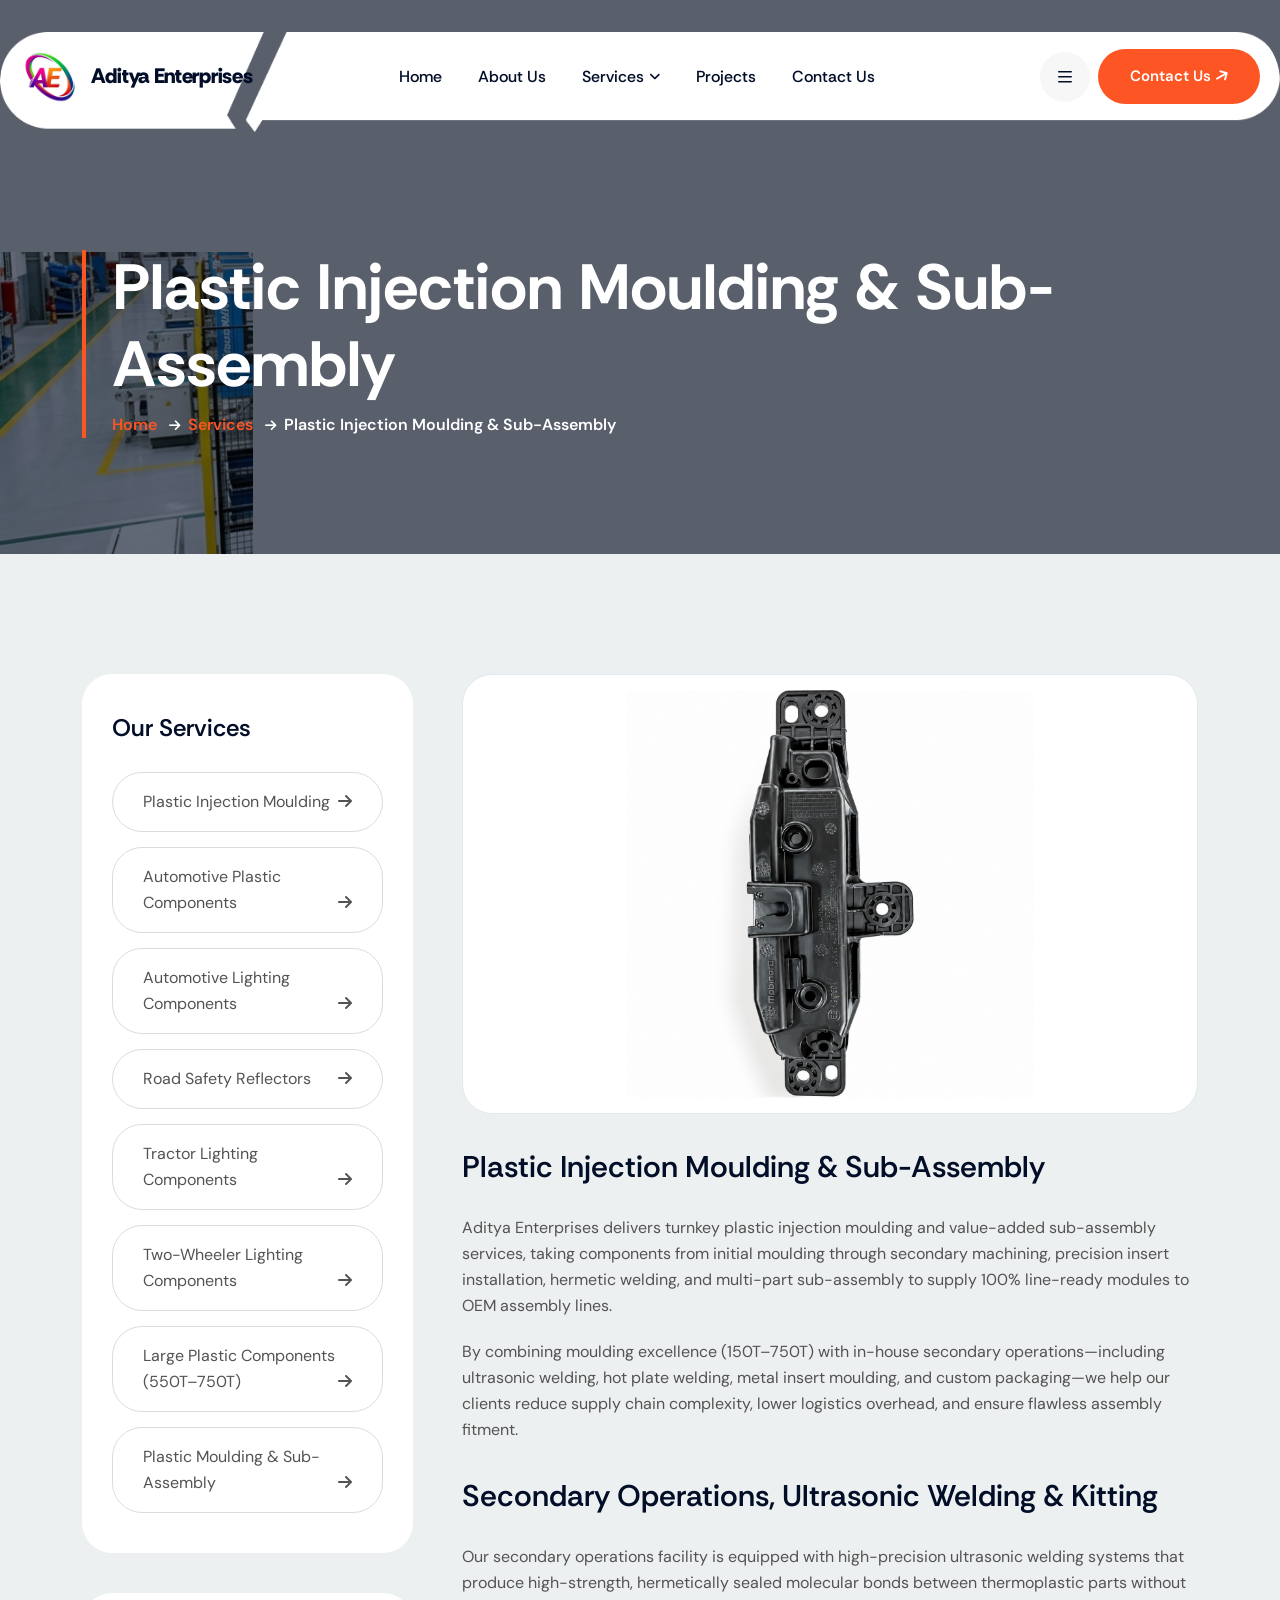
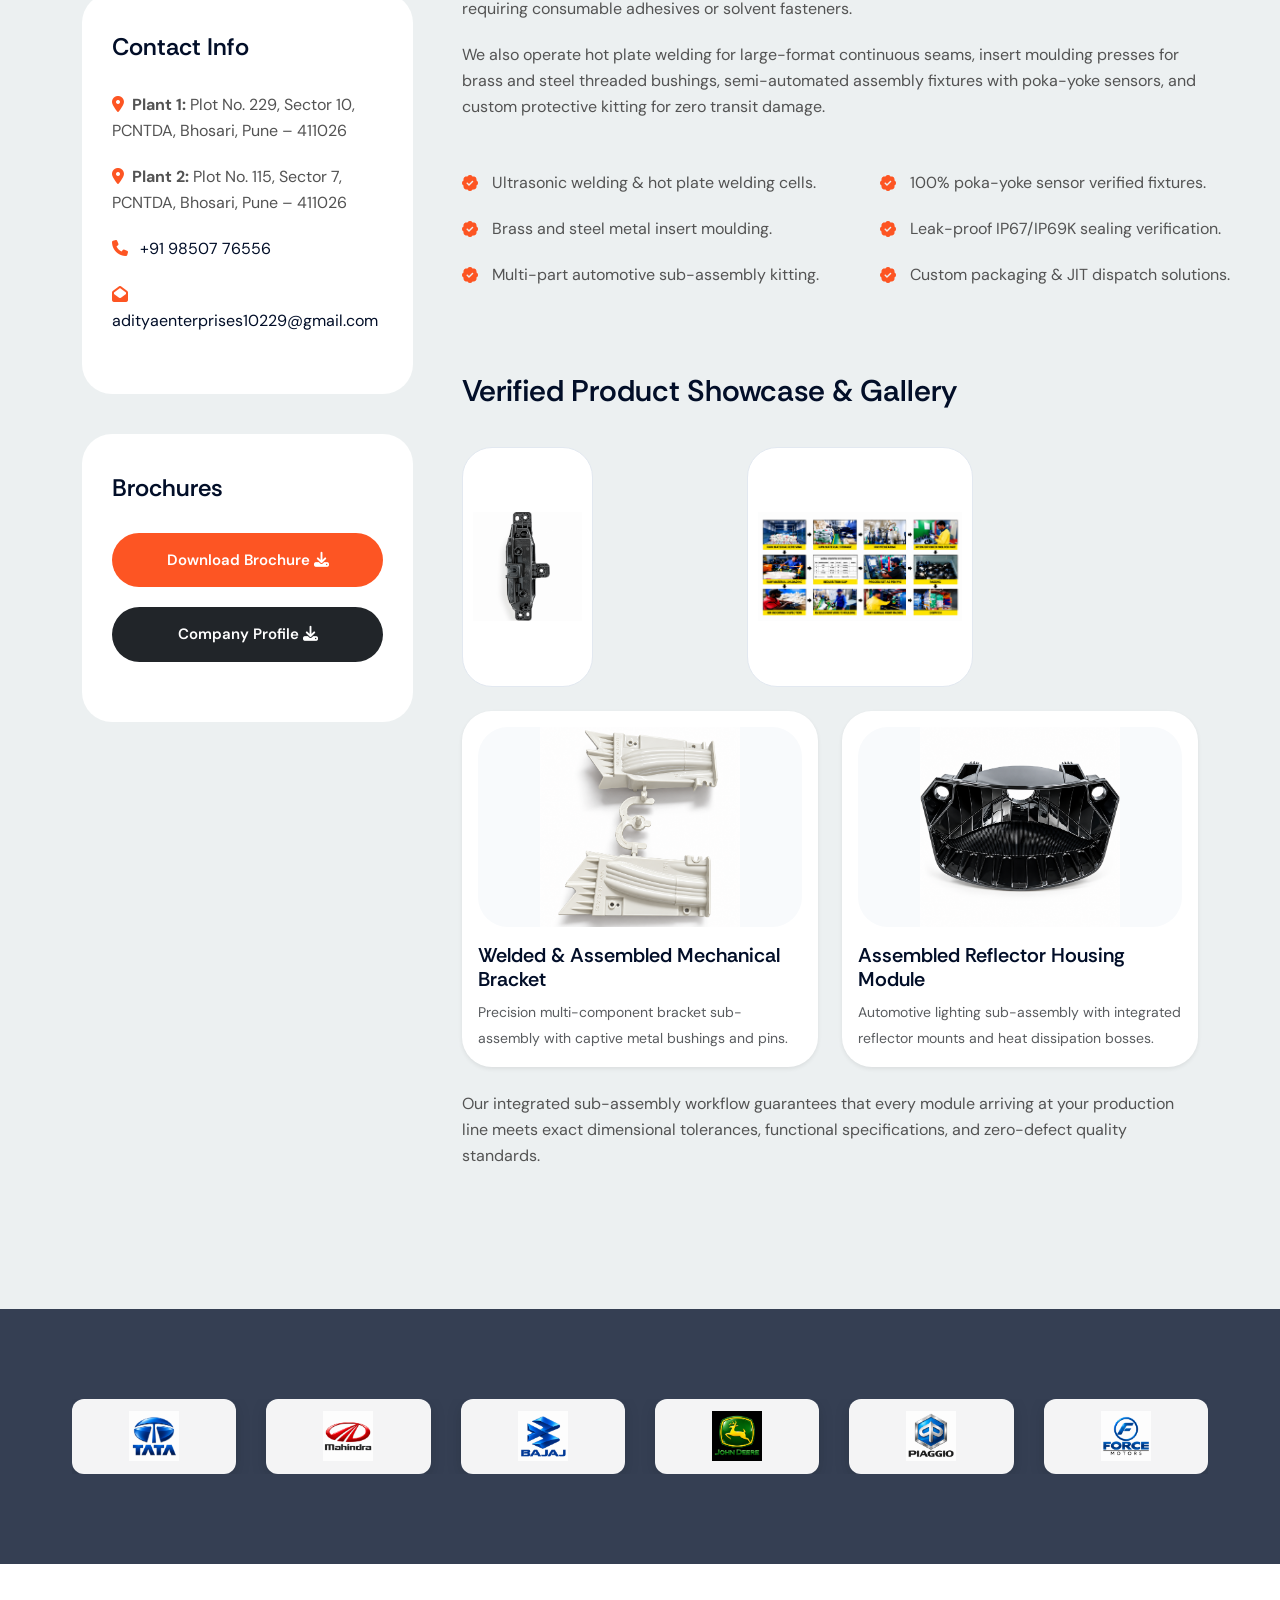
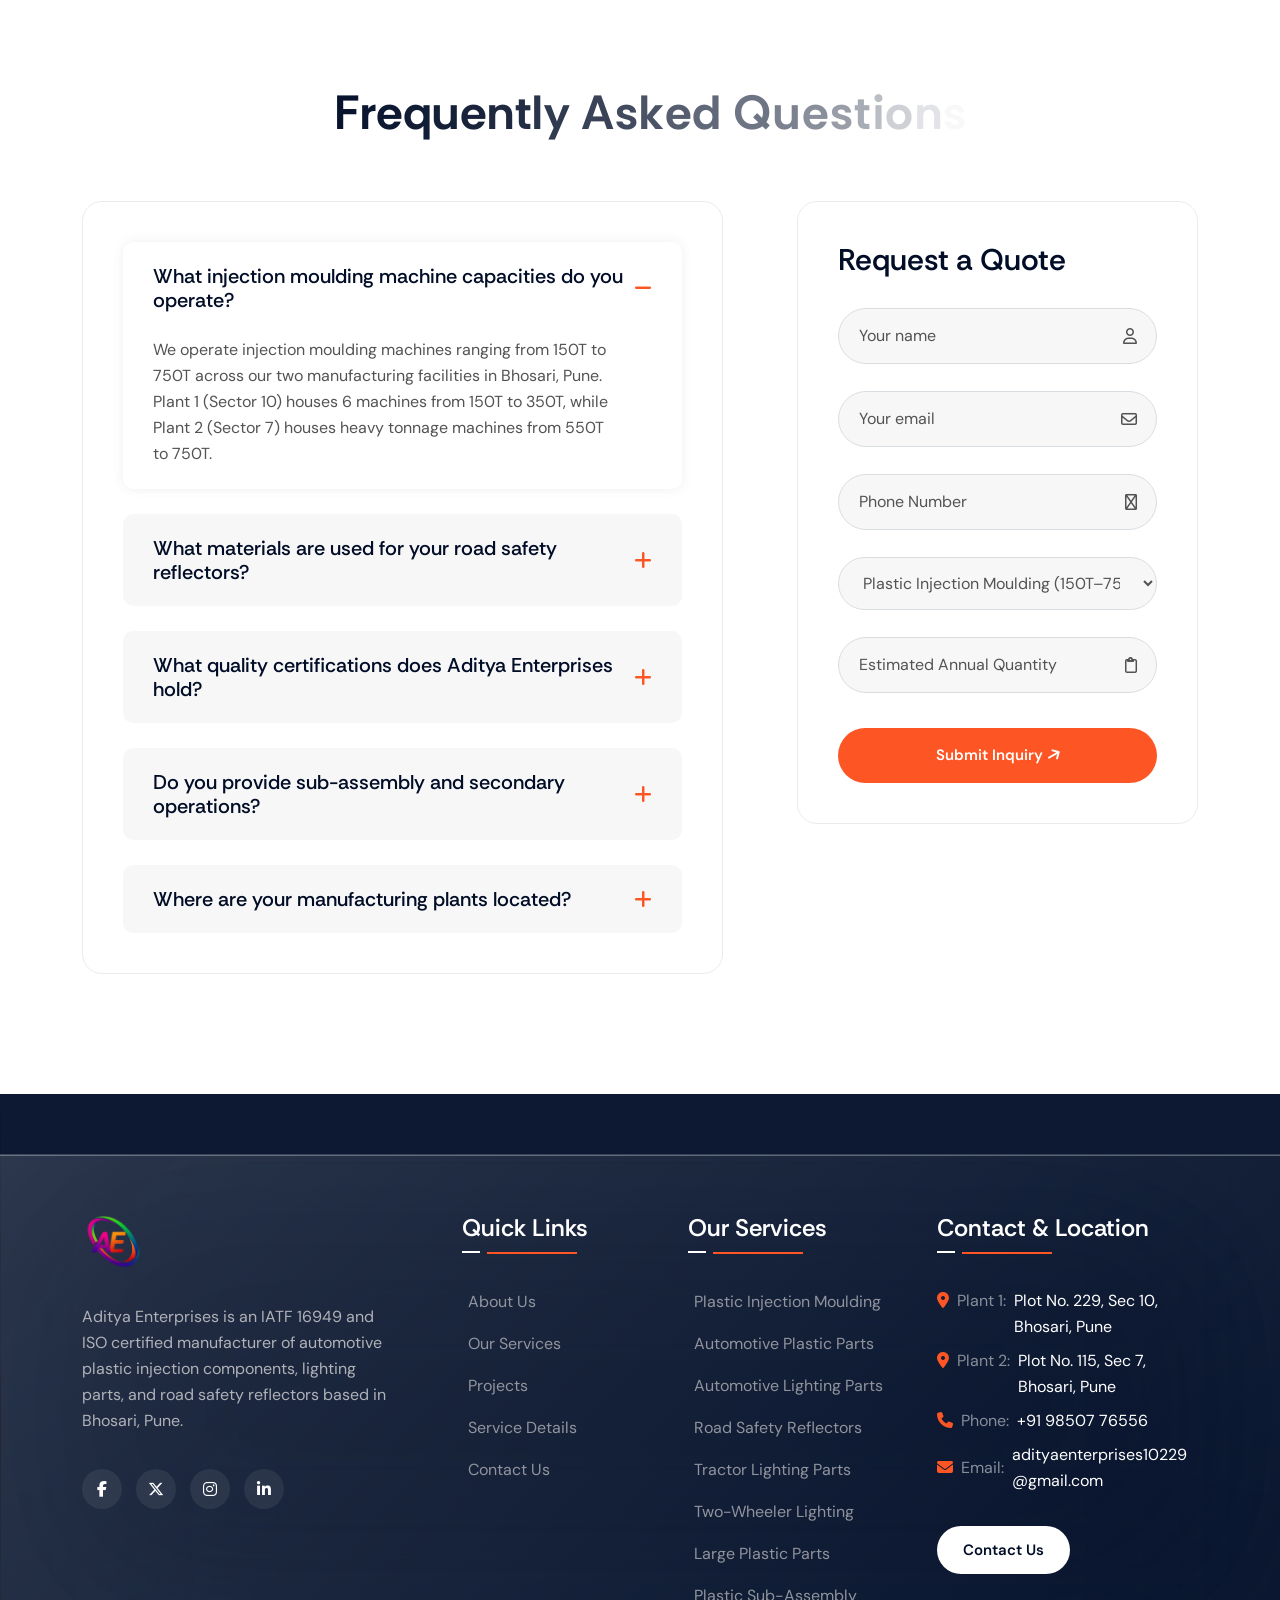
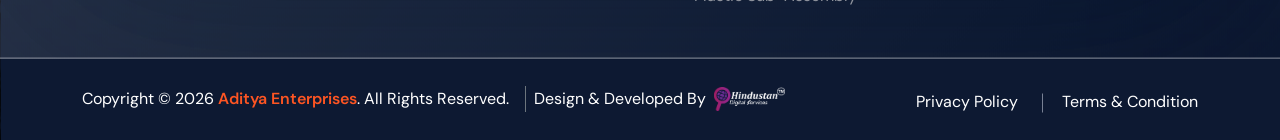
<file: service/service-details/plastic-injection-moulding-sub-assembly.html>
<!DOCTYPE html>
<html lang="zxx">

<head>
    <meta charset="utf-8">
    <meta http-equiv="x-ua-compatible" content="ie=edge">
    <meta name="viewport" content="width=device-width, initial-scale=1, shrink-to-fit=no">
    <meta name="description" content="Turnkey plastic injection moulding sub-assembly services including ultrasonic welding, hot plate welding, insert moulding, and kitting in Bhosari, Pune.">
    <meta name="keywords" content="Plastic Injection Moulding and Sub Assembly, Ultrasonic Welding Plastic Pune, Hot Plate Welding Automotive, Insert Moulding Services Bhosari, Secondary Operations Finishing">
    <meta name="author" content="Aditya Enterprises">
    <meta property="og:type" content="website">
    <meta property="og:title" content="Plastic Injection Moulding & Sub-Assembly | Aditya Enterprises">
    <meta property="og:description" content="Turnkey sub-assembly operations including ultrasonic welding, hot plate welding, insert moulding, and line-ready kitting in Bhosari, Pune.">
    <meta property="og:image" content="../../assets/images/logo-transferent.png">
    <meta name="twitter:card" content="summary_large_image">
    <meta name="twitter:title" content="Plastic Injection Moulding & Sub-Assembly | Aditya Enterprises">
    <meta name="twitter:description" content="Turnkey sub-assembly operations including ultrasonic welding, hot plate welding, insert moulding, and line-ready kitting in Bhosari, Pune.">
    <title>Plastic Injection Moulding & Sub-Assembly | Aditya Enterprises Pune</title>
    <link rel="apple-touch-icon" href="../../assets/images/favicon.png">
    <link rel="shortcut icon" href="../../assets/images/favicon.ico">
    <!-- Google Fonts -->
    <link rel="preconnect" href="https://fonts.googleapis.com">
    <link rel="preconnect" href="https://fonts.gstatic.com" crossorigin>
    <link href="https://fonts.googleapis.com/css2?family=DM+Sans:ital,opsz,wght@0,9..40,100..1000;1,9..40,100..1000&family=Rethink+Sans:ital,wght@0,400..800;1,400..800&display=swap" rel="stylesheet">
    <!-- CSS Files -->
    <link rel="stylesheet" href="../../assets/css/bootstrap.min.css">
    <link rel="stylesheet" href="../../assets/css/fancybox.css">
    <link rel="stylesheet" href="../../assets/css/swiper-bundle.min.css">
    <link rel="stylesheet" href="https://cdnjs.cloudflare.com/ajax/libs/font-awesome/6.7.2/css/all.min.css">
    <link rel="stylesheet" href="../../assets/css/jarallax.min.css">
    <link rel="stylesheet" href="../../assets/css/nice-select.css">
    <link rel="stylesheet" href="../../assets/css/jquery.datepicker.css">
    <link rel="stylesheet" href="../../assets/css/jquery.timepicker.min.css">
    <!-- Style CSS -->
    <link rel="stylesheet" href="../../assets/css/style.css">

    <!--[if lt IE 9]>
    <script src="https://oss.maxcdn.com/html5shiv/3.7.2/html5shiv.min.js"></script>
    <script src="https://oss.maxcdn.com/respond/1.4.2/respond.min.js"></script>
    <![endif]-->
</head>

<body>
    <div class="main-overlay"></div>
    <!-- Canvas Menu Start -->
    <div class="canvas-menu d-flex flex-column">
        <div class="d-flex justify-content-between w-100 mb-4 align-items-center">
            <!-- Logo Here -->
            <div class="logo">
                <a href="../../index.html" class="d-inline-flex align-items-center text-decoration-none">
                    <img src="../../assets/images/logo-transferent.png" alt="Aditya Enterprises Logo">
                    <span class="brand-name ms-2">Aditya Enterprises</span>
                </a>
            </div>
            <!-- Close Button -->
            <button type="button" class="canvas-close" aria-label="Close">
                <svg width="33" height="34" viewBox="0 0 37 38" fill="none" xmlns="http://www.w3.org/2000/svg">
                    <path d="M9.19141 9.80762L27.5762 28.1924" stroke="currentColor" stroke-width="1.5"
                        stroke-linecap="round" stroke-linejoin="round"></path>
                    <path d="M9.19141 28.1924L27.5762 9.80761" stroke="currentColor" stroke-width="1.5"
                        stroke-linecap="round" stroke-linejoin="round"></path>
                </svg>
            </button>
        </div>
        <p>Aditya Enterprises is a premier manufacturer of high-precision automotive plastic components, lighting assemblies, and durable ABS road safety reflectors with dual manufacturing units in Bhosari, Pune.</p>
        <!-- Vertical Menu Start-->
        <div class="mt-3">
            <h5>Navigation</h5>
            <nav class="mt-4">
                <ul class="vertical-menu">
                    <li><a href="../../index.html">Home</a></li>
                    <li><a href="../../about.html">About Us</a></li>
                    <li><a href="../../services.html">Services</a></li>
                    <li><a href="plastic-injection-moulding.html">Service Details</a></li>
                    <li><a href="../../projects.html">Projects</a></li>
                    <li><a href="../../contact.html">Contact Us</a></li>
                </ul>
            </nav>
        </div>

        <!-- social icons -->
        <div class="social-share null mt-3">
            <a href="#"><i class="fab fa-facebook-f"></i></a>
            <a href="#"><i class="fab fa-x-twitter"></i></a>
            <a href="#"><i class="fab fa-instagram"></i></a>
            <a href="#"><i class="fab fa-pinterest"></i></a>
            <a href="#"><i class="fab fa-linkedin-in"></i></a>
            <a href="#"><i class="fab fa-youtube"></i></a>
        </div>
        <a href="../../contact.html" class="btn btn-primary mt-5"> Contact Us <i class="fa fa-arrow-right"></i><span></span></a>
    </div>
    <!-- Canvas Menu End -->

    <div class="search-popup offcanvas offcanvas-top" id="offcanvas-search" data-bs-scroll="true">
        <div class="container d-flex flex-row py-5 align-items-center position-relative">
            <button type="button" class="btn-close bg-primary rounded-5" data-bs-dismiss="offcanvas" aria-label="Close"></button>
            <div class="col-lg-9 mx-auto">
                <form class="search-form w-100 mb-5">
                    <input id="search-form" type="text" class="form-control shadow-1" placeholder="Type keyword and hit enter">
                </form>
            </div>
        </div>
    </div>

    <!-- Header Start -->
    <header class="header header-default">
        <div class="sticky-height"></div>
        <div class="header-wrapper">
            <!-- Navigation Menu Start -->
            <div class="header-nav-wrapper header-sticky">
                <nav class="navbar navbar-expand-xl">
                    <div class="container">
                        <a href="../../index.html" class="navbar-brand">
                            <img src="../../assets/images/logo-transferent.png" alt="Aditya Enterprises Logo" class="img-fluid">
                            <span class="brand-name">Aditya Enterprises</span>
                        </a>
                        <button class="navbar-toggler offcanvas-nav-btn" type="button">
                            Menu <svg xmlns="http://www.w3.org/2000/svg" width="14" height="12" fill="none" viewBox="0 0 14 12">
                                <path fill="#020e28" d="M0 .75Q.063.063.75 0h12.5q.687.063.75.75-.063.687-.75.75H.75Q.063 1.437 0 .75m0 5Q.063 5.063.75 5h12.5q.687.063.75.75-.063.687-.75.75H.75Q.063 6.437 0 5.75m13.25 5.75H.75q-.687-.063-.75-.75.063-.687.75-.75h12.5q.687.063.75.75-.063.687-.75.75" />
                            </svg>
                        </button>
                        <div class="nav-cta d-none d-md-flex order-lg-3">
                            <div class="d-flex align-items-center justify-content-between gap-2">
                                <button class="burger-menu icon-lg bg-light rounded-circle" aria-label="Menu">
                                    <svg xmlns="http://www.w3.org/2000/svg" width="14" height="12" fill="none" viewBox="0 0 14 12">
                                        <path fill="#020e28" d="M0 .75Q.063.063.75 0h12.5q.687.063.75.75-.063.687-.75.75H.75Q.063 1.437 0 .75m0 5Q.063 5.063.75 5h12.5q.687.063.75.75-.063.687-.75.75H.75Q.063 6.437 0 5.75m13.25 5.75H.75q-.687-.063-.75-.75.063-.687.75-.75h12.5q.687.063.75.75-.063.687-.75.75" />
                                    </svg>
                                </button>
                                <a href="../../contact.html" class="btn btn-primary"> Contact Us <i class="fa fa-arrow-right"></i><span></span></a>
                            </div>
                        </div>
                        <div class="offcanvas offcanvas-start offcanvas-nav">
                            <div class="offcanvas-header">
                                <a href="../../index.html" class="text-inverse d-inline-flex align-items-center">
                                    <img src="../../assets/images/logo-transferent.png" alt="Aditya Enterprises Logo">
                                    <span class="brand-name ms-2">Aditya Enterprises</span>
                                </a>
                                <button type="button" class="btn-close bg-primary" data-bs-dismiss="offcanvas" aria-label="Close"></button>
                            </div>
                            <div class="offcanvas-body pt-0 align-items-center justify-content-between">
                                <ul class="navbar-nav mx-auto align-items-lg-center">
                                    <li class="nav-item">
                                        <a class="nav-link" href="../../index.html">Home</a>
                                    </li>
                                    <li class="nav-item">
                                        <a class="nav-link" href="../../about.html">About Us</a>
                                    </li>
                                    <li class="nav-item dropdown">
                                        <a class="nav-link dropdown-toggle active" href="../../services.html" role="button" data-bs-toggle="dropdown" aria-expanded="false">Services</a>
                                        <ul class="dropdown-menu">
                                            <li><a class="dropdown-item" href="../../services.html">Our Services</a></li>
                                            <li><a class="dropdown-item" href="plastic-injection-moulding.html">Plastic Injection Moulding</a></li>
                                            <li><a class="dropdown-item" href="automotive-plastic-components.html">Automotive Plastic Components</a></li>
                                            <li><a class="dropdown-item" href="automotive-lighting-components.html">Automotive Lighting Components</a></li>
                                            <li><a class="dropdown-item" href="road-safety-reflectors.html">Road Safety Reflectors</a></li>
                                            <li><a class="dropdown-item" href="tractor-lighting-components.html">Tractor Lighting Components</a></li>
                                            <li><a class="dropdown-item" href="two-wheeler-lighting-components.html">Two-Wheeler Lighting Components</a></li>
                                            <li><a class="dropdown-item" href="large-plastic-components.html">Large Plastic Components (550T&ndash;750T)</a></li>
                                            <li><a class="dropdown-item" href="plastic-injection-moulding-sub-assembly.html">Plastic Sub-Assembly &amp; Welding</a></li>
                                        </ul>
                                    </li>
                                    <li class="nav-item">
                                        <a class="nav-link" href="../../projects.html">Projects</a>
                                    </li>
                                    <li class="nav-item">
                                        <a class="nav-link" href="../../contact.html">Contact Us</a>
                                    </li>
                                </ul>
                            </div>
                        </div>
                    </div>
                </nav>
            </div>
        </div>
    </header>
    <!-- Header End -->

    <!-- Promo Section Start -->
    <section class="promo-sec bg-cover jarallax" data-jarallax data-speed=".4">
        <img src="../../assets/images/serv1.png" alt="Plastic Injection Moulding & Sub-Assembly" class="jarallax-img">
        <div class="parallax-overly"></div>
        <div class="container">
            <div class="row">
                <div class="col-lg-12">
                    <div class="promo-wrap">
                        <h1 class="display-2 text-info">Plastic Injection Moulding & Sub-Assembly</h1>
                        <nav aria-label="breadcrumb">
                            <ol class="breadcrumb">
                                <li class="breadcrumb-item">
                                    <a href="../../index.html">Home</a>
                                </li>
                                <li class="breadcrumb-item">
                                    <a href="../../services.html">Services</a>
                                </li>
                                <li class="breadcrumb-item active" aria-current="page">Plastic Injection Moulding & Sub-Assembly</li>
                            </ol>
                        </nav>
                    </div>
                </div>
            </div>
        </div>
    </section>
    <!-- Promo Section End -->

    <!-- Services Section Start -->
    <div class="single-service bg-shade sec-padding">
        <div class="container">
            <div class="row">
                <div class="col-lg-4 order-lg-1 order-2">
                    <aside class="sidebar services-sidebar">
                        <div class="widget">
                            <h3 class="widget-title">Our Services</h3>
                            <nav class="service-nav">
                                <ul>
                                    <li><a href="plastic-injection-moulding.html">Plastic Injection Moulding</a> <span><i class="fa fa-arrow-right"></i></span></li>
                                    <li><a href="automotive-plastic-components.html">Automotive Plastic Components</a> <span><i class="fa fa-arrow-right"></i></span></li>
                                    <li><a href="automotive-lighting-components.html">Automotive Lighting Components</a> <span><i class="fa fa-arrow-right"></i></span></li>
                                    <li><a href="road-safety-reflectors.html">Road Safety Reflectors</a> <span><i class="fa fa-arrow-right"></i></span></li>
                                    <li><a href="tractor-lighting-components.html">Tractor Lighting Components</a> <span><i class="fa fa-arrow-right"></i></span></li>
                                    <li><a href="two-wheeler-lighting-components.html">Two-Wheeler Lighting Components</a> <span><i class="fa fa-arrow-right"></i></span></li>
                                    <li><a href="large-plastic-components.html">Large Plastic Components (550T&ndash;750T)</a> <span><i class="fa fa-arrow-right"></i></span></li>
                                    <li class="active"><a href="plastic-injection-moulding-sub-assembly.html">Plastic Moulding & Sub-Assembly</a> <span><i class="fa fa-arrow-right"></i></span></li>
                                </ul>
                            </nav>
                        </div>
                        <!-- Widget End -->
                        <div class="widget">
                            <h3 class="widget-title">Contact Info</h3>
                            <div class="social-contact">
                                <p><i class="me-2 fa fa-location-dot text-primary"></i><strong>Plant 1:</strong> Plot No. 229, Sector 10, PCNTDA, Bhosari, Pune &ndash; 411026</p>
                                <p><i class="me-2 fa fa-location-dot text-primary"></i><strong>Plant 2:</strong> Plot No. 115, Sector 7, PCNTDA, Bhosari, Pune &ndash; 411026</p>
                                <p><i class="me-2 fa fa-phone text-primary"></i> <a href="tel:+919850776556">+91 98507 76556</a></p>
                                <p><i class="me-2 fa fa-envelope-open text-primary"></i><a href="mailto:adityaenterprises10229@gmail.com">adityaenterprises10229@gmail.com</a></p>
                            </div>
                        </div>
                        <div class="widget broucher-widget">
                            <h3 class="widget-title">Brochures</h3>
                            <a href="../../Aditya%20Enterprices%20Brochure.pdf" target="_blank" class="btn btn-primary w-100"> Download Brochure <i class="fa fa-download"></i> <span></span></a>
                            <a href="../../Aditya%20Enterprises%20Company%20Profile.pdf" target="_blank" class="btn btn-dark text-white w-100">Company Profile <i class="fa fa-download"></i> <span></span></a>
                        </div>
                    </aside>
                </div>
                <div class="col-lg-8 order-lg-2 order-1">
                    <div class="service-thumb mb-4">
                        <img src="../../assets/images-data/Mahindra Automotive Bracket Assembly.png" alt="Mahindra Automotive Bracket Assembly - Sub-Assembly Solutions" class="img-fluid round w-100" style="max-height: 440px; object-fit: contain; background: #ffffff; padding: 15px; border: 1px solid #e2e8f0;">
                    </div>
                    <h2 class="display-3">Plastic Injection Moulding & Sub-Assembly</h2>
                    <p>Aditya Enterprises delivers turnkey plastic injection moulding and value-added sub-assembly services, taking components from initial moulding through secondary machining, precision insert installation, hermetic welding, and multi-part sub-assembly to supply 100% line-ready modules to OEM assembly lines.</p>
                    <p>By combining moulding excellence (150T&ndash;750T) with in-house secondary operations&mdash;including ultrasonic welding, hot plate welding, metal insert moulding, and custom packaging&mdash;we help our clients reduce supply chain complexity, lower logistics overhead, and ensure flawless assembly fitment.</p>

                    <h3 class="display-3">Secondary Operations, Ultrasonic Welding & Kitting</h3>
                    <p>Our secondary operations facility is equipped with high-precision ultrasonic welding systems that produce high-strength, hermetically sealed molecular bonds between thermoplastic parts without requiring consumable adhesives or solvent fasteners.</p>
                    <p>We also operate hot plate welding for large-format continuous seams, insert moulding presses for brass and steel threaded bushings, semi-automated assembly fixtures with poka-yoke sensors, and custom protective kitting for zero transit damage.</p>

                    <div class="d-sm-flex list-single mb-4">
                        <ul class="ct-list">
                            <li>Ultrasonic welding & hot plate welding cells.</li>
                            <li>Brass and steel metal insert moulding.</li>
                            <li>Multi-part automotive sub-assembly kitting.</li>
                        </ul>
                        <ul class="ct-list">
                            <li>100% poka-yoke sensor verified fixtures.</li>
                            <li>Leak-proof IP67/IP69K sealing verification.</li>
                            <li>Custom packaging & JIT dispatch solutions.</li>
                        </ul>
                    </div>

                    <h3 class="display-3">Verified Product Showcase &amp; Gallery</h3>
                    <div class="d-sm-flex gap-4 gallery-single mb-4 pt-2">
                        <a href="../../assets/images-data/Mahindra Automotive Bracket Assembly.png" data-fancybox="gallery" data-caption="Mahindra Automotive Bracket Sub-Assembly" class="d-block flex-grow-1 mb-3 mb-sm-0">
                            <img src="../../assets/images-data/Mahindra Automotive Bracket Assembly.png" alt="Mahindra Automotive Bracket Sub-Assembly" class="img-fluid round w-100" style="height: 240px; object-fit: contain; background: #ffffff; padding: 10px; border: 1px solid #e2e8f0;">
                        </a>
                        <a href="../../assets/images-data/Manufacturing Workflow Flowchart.png" data-fancybox="gallery" data-caption="PPS to Dispatch Manufacturing Workflow Flowchart" class="d-block flex-grow-1">
                            <img src="../../assets/images-data/Manufacturing Workflow Flowchart.png" alt="PPS to Dispatch Manufacturing Workflow Flowchart" class="img-fluid round w-100" style="height: 240px; object-fit: contain; background: #ffffff; padding: 10px; border: 1px solid #e2e8f0;">
                        </a>
                    </div>
                    <div class="row gy-4 mb-4">
                        <div class="col-sm-6">
                            <div class="card border-0 shadow-sm round p-3 h-100 bg-white">
                                <a href="../../assets/images-data/Off-White Molded Plastic Bracket Assembly.png" data-fancybox="gallery" data-caption="Welded & Assembled Mechanical Bracket">
                                    <img src="../../assets/images-data/Off-White Molded Plastic Bracket Assembly.png" alt="Welded & Assembled Mechanical Bracket" class="img-fluid round mb-3 w-100" style="height: 200px; object-fit: contain; background: #f8fafc;">
                                </a>
                                <h4 class="h5 mb-2">Welded & Assembled Mechanical Bracket</h4>
                                <p class="small text-muted mb-0">Precision multi-component bracket sub-assembly with captive metal bushings and pins.</p>
                            </div>
                        </div>
                        <div class="col-sm-6">
                            <div class="card border-0 shadow-sm round p-3 h-100 bg-white">
                                <a href="../../assets/images-data/Glossy Black Reflector Housing.png" data-fancybox="gallery" data-caption="Assembled Reflector Housing Module">
                                    <img src="../../assets/images-data/Glossy Black Reflector Housing.png" alt="Assembled Reflector Housing Module" class="img-fluid round mb-3 w-100" style="height: 200px; object-fit: contain; background: #f8fafc;">
                                </a>
                                <h4 class="h5 mb-2">Assembled Reflector Housing Module</h4>
                                <p class="small text-muted mb-0">Automotive lighting sub-assembly with integrated reflector mounts and heat dissipation bosses.</p>
                            </div>
                        </div>
                    </div>

                    <p>Our integrated sub-assembly workflow guarantees that every module arriving at your production line meets exact dimensional tolerances, functional specifications, and zero-defect quality standards.</p>
                </div>
            </div>
        </div>
    </div>
    <!-- Services Section End -->

    <!-- Brands Section Start -->
    <section class="brands-sec bg-cover jarallax" data-jarallax data-speed=".4">
        <img src="../../assets/images/aerial-view-factory-trucks-parked-near-warehouse-daytime.jpg" alt="Aerial view factory trucks parked near warehouse" class="jarallax-img">
        <div class="parallax-overly"></div>
        <div class="container ct-container">
            <div class="row">
                <div class="col-lg-12">
                    <div class="brands-carousel swiper">
                        <div class="swiper-wrapper">
                            <div class="swiper-slide">
                                <a href="javascript:void(0)" title="Tata Motors"><img src="../../assets/clients/Glossy Blue Tata Corporate Logo.png" alt="Tata Motors"></a>
                            </div>
                            <div class="swiper-slide">
                                <a href="javascript:void(0)" title="Mahindra"><img src="../../assets/clients/Mahindra Glossy Red Logo on White.png" alt="Mahindra"></a>
                            </div>
                            <div class="swiper-slide">
                                <a href="javascript:void(0)" title="Bajaj Auto"><img src="../../assets/clients/Glossy Blue Bajaj Emblem and Wordmark.png" alt="Bajaj Auto"></a>
                            </div>
                            <div class="swiper-slide">
                                <a href="javascript:void(0)" title="John Deere"><img src="../../assets/clients/Glossy John Deere Emblem on Black.png" alt="John Deere"></a>
                            </div>
                            <div class="swiper-slide">
                                <a href="javascript:void(0)" title="Piaggio"><img src="../../assets/clients/Glossy Piaggio Emblem and Branding.png" alt="Piaggio"></a>
                            </div>
                            <div class="swiper-slide">
                                <a href="javascript:void(0)" title="Force Motors"><img src="../../assets/clients/Force Motors Blue Emblem Logo.png" alt="Force Motors"></a>
                            </div>
                            <div class="swiper-slide">
                                <a href="javascript:void(0)" title="Lumax Industries"><img src="../../assets/clients/LUMAX Geometric Corporate Logo.png" alt="Lumax Industries"></a>
                            </div>
                            <div class="swiper-slide">
                                <a href="javascript:void(0)" title="Uno Minda"><img src="../../assets/clients/UNO MINDA Ribbon Logo.png" alt="Uno Minda"></a>
                            </div>
                            <div class="swiper-slide">
                                <a href="javascript:void(0)" title="Royal Enfield"><img src="../../assets/clients/Royal Enfield Emblem and Wordmark.png" alt="Royal Enfield"></a>
                            </div>
                            <div class="swiper-slide">
                                <a href="javascript:void(0)" title="Kawasaki"><img src="../../assets/clients/Kawasaki Green Emblem and Wordmark.png" alt="Kawasaki"></a>
                            </div>
                            <div class="swiper-slide">
                                <a href="javascript:void(0)" title="Toyota"><img src="../../assets/clients/Chrome Toyota Emblem with Red Wordmark.png" alt="Toyota"></a>
                            </div>
                            <div class="swiper-slide">
                                <a href="javascript:void(0)" title="Mercedes-Benz"><img src="../../assets/clients/Chrome Mercedes-Benz Emblem on Black.png" alt="Mercedes-Benz"></a>
                            </div>
                            <div class="swiper-slide">
                                <a href="javascript:void(0)" title="Volkswagen"><img src="../../assets/clients/Glossy Chrome Volkswagen Emblem.png" alt="Volkswagen"></a>
                            </div>
                            <div class="swiper-slide">
                                <a href="javascript:void(0)" title="Nissan"><img src="../../assets/clients/Polished Nissan Chrome Emblem.png" alt="Nissan"></a>
                            </div>
                        </div>
                    </div>
                </div>
            </div>
        </div>
    </section>
    <!-- Brands Section End -->

    <!-- FAQ Section Start -->
    <section class="faq-sec faq-sec4 sec-padding">
        <div class="container">
            <div class="sec-intro mx-auto text-center">
                <h2 class="sec-title">Frequently Asked Questions</h2>
            </div>
            <div class="row gy-4">
                <div class="col-lg-7">
                    <div class="faq-accordion rounded-4" id="tv-accordion">
                        <div class="accordion-item active">
                            <h2 class="accordion-header" id="headingOne">
                                <button class="accordion-button display-5" type="button" data-bs-toggle="collapse" data-bs-target="#collapseOne" aria-expanded="true" aria-controls="collapseOne">
                                    What injection moulding machine capacities do you operate?
                                </button>
                            </h2>
                            <div id="collapseOne" class="accordion-collapse collapse show" aria-labelledby="headingOne" data-bs-parent="#tv-accordion">
                                <div class="accordion-body">
                                    <p>We operate injection moulding machines ranging from 150T to 750T across our two manufacturing facilities in Bhosari, Pune. Plant 1 (Sector 10) houses 6 machines from 150T to 350T, while Plant 2 (Sector 7) houses heavy tonnage machines from 550T to 750T.</p>
                                </div>
                            </div>
                        </div>
                        <div class="accordion-item">
                            <h2 class="accordion-header" id="headingTwo">
                                <button class="accordion-button display-5 collapsed" type="button" data-bs-toggle="collapse" data-bs-target="#collapseTwo" aria-expanded="false" aria-controls="collapseTwo">
                                    What materials are used for your road safety reflectors?
                                </button>
                            </h2>
                            <div id="collapseTwo" class="accordion-collapse collapse" aria-labelledby="headingTwo" data-bs-parent="#tv-accordion">
                                <div class="accordion-body">
                                    <p>Our road safety reflectors (raised pavement markers) are manufactured using uncoloured ABS (Acrylonitrile Butadiene Styrene) natural plastic, delivering up to 50-ton load resistance, high retro-reflective visibility in low-light conditions, and up to 10 years of weather resistance.</p>
                                </div>
                            </div>
                        </div>
                        <div class="accordion-item">
                            <h2 class="accordion-header" id="headingThree">
                                <button class="accordion-button display-5 collapsed" type="button" data-bs-toggle="collapse" data-bs-target="#collapseThree" aria-expanded="false" aria-controls="collapseThree">
                                    What quality certifications does Aditya Enterprises hold?
                                </button>
                            </h2>
                            <div id="collapseThree" class="accordion-collapse collapse" aria-labelledby="headingThree" data-bs-parent="#tv-accordion">
                                <div class="accordion-body">
                                    <p>Aditya Enterprises operates under IATF 16949, ISO 9001, and ISO 14001 certified quality management systems, incorporating in-process inspection, traceability systems, customer-specific quality requirements, and a zero-defect manufacturing approach.</p>
                                </div>
                            </div>
                        </div>
                        <div class="accordion-item">
                            <h2 class="accordion-header" id="headingFour">
                                <button class="accordion-button display-5 collapsed" type="button" data-bs-toggle="collapse" data-bs-target="#collapseFour" aria-expanded="false" aria-controls="collapseFour">
                                    Do you provide sub-assembly and secondary operations?
                                </button>
                            </h2>
                            <div id="collapseFour" class="accordion-collapse collapse" aria-labelledby="headingFour" data-bs-parent="#tv-accordion">
                                <div class="accordion-body">
                                    <p>Yes, we provide full sub-assembly operations including ultrasonic welding, hot plate welding, insert moulding, secondary precision finishing, packaging, and structured dispatch solutions.</p>
                                </div>
                            </div>
                        </div>
                        <div class="accordion-item">
                            <h2 class="accordion-header" id="headingFive">
                                <button class="accordion-button display-5 collapsed" type="button" data-bs-toggle="collapse" data-bs-target="#collapseFive" aria-expanded="false" aria-controls="collapseFive">
                                    Where are your manufacturing plants located?
                                </button>
                            </h2>
                            <div id="collapseFive" class="accordion-collapse collapse" aria-labelledby="headingFive" data-bs-parent="#tv-accordion">
                                <div class="accordion-body">
                                    <p>We operate two units in PCNTDA, Bhosari, Pune &ndash; 411026: Plant 1 (Main Production Unit) at Plot No. 229, Sector 10, and Plant 2 (Auxiliary Production Unit) at Plot No. 115, Sector 7.</p>
                                </div>
                            </div>
                        </div>
                    </div>
                </div>
                <div class="col-lg-5">
                    <div class="contact-form rounded-4 position-relative">
                        <h3 class="display-4">Request a Quote</h3>
                        <div class="form-group">
                            <input type="text" placeholder="Your name">
                            <i class="fa-regular fa-user"></i>
                        </div>
                        <div class="form-group">
                            <input type="email" placeholder="Your email">
                            <i class="fa-regular fa-envelope"></i>
                        </div>
                        <div class="form-group">
                            <input type="text" placeholder="Phone Number">
                            <i class="fa-regular fa-headphones"></i>
                        </div>
                        <div class="form-group">
                            <select name="Service" id="Frieght">
                                <option value="1">Plastic Injection Moulding (150T&ndash;750T)</option>
                                <option value="2">Automotive Plastic Components</option>
                                <option value="3">Automotive Lighting Components</option>
                                <option value="4">Road Safety Reflectors (50T Load)</option>
                                <option value="5">Tractor Lighting Components</option>
                                <option value="6">Two-Wheeler Lighting Components</option>
                                <option value="7">Large Plastic Components (550T&ndash;750T)</option>
                                <option value="8">Plastic Sub-Assembly &amp; Welding</option>
                            </select>
                        </div>
                        <div class="form-group">
                            <input type="text" placeholder="Estimated Annual Quantity">
                            <i class="fa-regular fa-clipboard"></i>
                        </div>
                        <button class="btn btn-primary btn-lg w-100 mt-2">Submit Inquiry <i class="fa fa-arrow-right"></i>
                            <span></span>
                        </button>
                    </div>
                </div>
            </div>
        </div>
    </section>
    <!-- FAQ Section End -->

    <!-- Footer Start -->
    <footer class="footer bg-cover jarallax" data-jarallax data-speed=".2">
        <img src="../../assets/images/aerial-view-factory-trucks-parked-near-warehouse-daytime.jpg" alt="Aerial view factory trucks parked near warehouse" class="jarallax-img">
        <div class="parallax-overly"></div>
        <div class="container">
            <div class="row footer-widgets">
                <div class="col-lg-4 col-sm-6 mb-5 mb-lg-0">
                    <div class="footer-widget about-footer">
                        <div class="f-logo">
                            <a href="../../index.html"><img src="../../assets/images/logo-transferent.png" alt="Aditya Enterprises Logo"></a>
                        </div>
                        <p>Aditya Enterprises is an IATF 16949 and ISO certified manufacturer of automotive plastic injection components, lighting parts, and road safety reflectors based in Bhosari, Pune.</p>
                        <div class="social-share">
                            <a href="#"><i class="fab fa-facebook-f"></i></a>
                            <a href="#"><i class="fab fa-x-twitter"></i></a>
                            <a href="#"><i class="fab fa-instagram"></i></a>
                            <a href="#"><i class="fab fa-linkedin-in"></i></a>
                        </div>
                    </div>
                </div>
                <div class="col-lg-2 col-sm-4 offset-sm-1 offset-lg-0">
                    <div class="footer-widget">
                        <h3 class="widget-title">Quick Links</h3>
                        <ul>
                            <li><a href="../../about.html">About Us</a></li>
                            <li><a href="../../services.html">Our Services</a></li>
                            <li><a href="../../projects.html">Projects</a></li>
                            <li><a href="plastic-injection-moulding.html">Service Details</a></li>
                            <li><a href="../../contact.html">Contact Us</a></li>
                        </ul>
                    </div>
                </div>

                <div class="col-lg-3 ps-lg-5 col-sm-6">
                    <div class="footer-widget">
                        <h3 class="widget-title">Our Services</h3>
                        <ul>
                            <li><a href="plastic-injection-moulding.html">Plastic Injection Moulding</a></li>
                            <li><a href="automotive-plastic-components.html">Automotive Plastic Parts</a></li>
                            <li><a href="automotive-lighting-components.html">Automotive Lighting Parts</a></li>
                            <li><a href="road-safety-reflectors.html">Road Safety Reflectors</a></li>
                            <li><a href="tractor-lighting-components.html">Tractor Lighting Parts</a></li>
                            <li><a href="two-wheeler-lighting-components.html">Two-Wheeler Lighting</a></li>
                            <li><a href="large-plastic-components.html">Large Plastic Parts</a></li>
                            <li><a href="plastic-injection-moulding-sub-assembly.html">Plastic Sub-Assembly</a></li>
                        </ul>
                    </div>
                </div>

                <div class="col-lg-3 col-sm-4 offset-sm-1 offset-lg-0">
                    <div class="footer-widget contact-widget">
                        <h3 class="widget-title">Contact &amp; Location</h3>
                        <div class="opening-inner">
                            <div class="d-flex align-items-start mb-2 gap-2">
                                <span class="text-white-50 text-nowrap"><i class="fa fa-map-marker-alt text-primary me-2"></i>Plant 1:</span>
                                <span class="text-white">Plot No. 229, Sec 10, Bhosari, Pune</span>
                            </div>
                            <div class="d-flex align-items-start mb-2 gap-2">
                                <span class="text-white-50 text-nowrap"><i class="fa fa-map-marker-alt text-primary me-2"></i>Plant 2:</span>
                                <span class="text-white">Plot No. 115, Sec 7, Bhosari, Pune</span>
                            </div>
                            <div class="d-flex align-items-center mb-2 gap-2">
                                <span class="text-white-50 text-nowrap"><i class="fa fa-phone text-primary me-2"></i>Phone:</span>
                                <a href="tel:+919850776556" class="text-white text-decoration-none">+91 98507 76556</a>
                            </div>
                            <div class="d-flex align-items-center mb-2 gap-2">
                                <span class="text-white-50 text-nowrap"><i class="fa fa-envelope text-primary me-2"></i>Email:</span>
                                <a href="mailto:adityaenterprises10229@gmail.com" class="text-white text-decoration-none text-break">adityaenterprises10229@gmail.com</a>
                            </div>
                        </div>
                        <a href="../../contact.html" class="btn btn-info btn-xs mt-4">Contact Us <span></span></a>
                    </div>
                </div>
            </div>
        </div>
        <div class="footer-bottom">
            <div class="container">
                <div class="d-flex flex-wrap justify-content-between align-items-center">
                    <p class="text-info copy-right mb-0 order-2 order-md-1 d-flex flex-wrap align-items-center gap-2">
                        <span>Copyright &copy; 2026 <a href="../../index.html">Aditya Enterprises</a>. All Rights Reserved.</span>
                        <span class="d-inline-flex align-items-center gap-2 ms-md-2 ps-md-2 border-start border-secondary">
                            Design &amp; Developed By
                            <img src="../../assets/office-logo-footer.png" alt="Company Logo" style="height: 24px; width: auto; vertical-align: middle; object-fit: contain;">
                        </span>
                    </p>
                    <nav class="footer-nav order-1 order-md-2">
                        <ul>
                            <li><a href="#">Privacy Policy</a></li>
                            <li><a href="#">Terms &amp; Condition</a></li>
                        </ul>
                    </nav>
                </div>
            </div>
        </div>
    </footer>
    <!-- Footer End -->

    <!-- Scroll Top -->
    <div class="scroll-top">
        <svg class="progress-circle svg-content" height="100%" viewBox="-1 -1 102 102" width="100%">
            <path d="M50,1 a49,49 0 0,1 0,98 a49,49 0 0,1 0,-98" fill="none" stroke="black" stroke-width="2"></path>
        </svg>
    </div>

    <!-- Javascript -->
    <script src="../../assets/js/jquery-3.7.1.min.js"></script>
    <script src="../../assets/js/bootstrap.bundle.min.js"></script>
    <script src="../../assets/js/swiper-bundle.min.js"></script>
    <script src="../../assets/js/lenis.min.js"></script>
    <script src="../../assets/js/jarallax.min.js"></script>
    <script src="../../assets/js/gsap.min.js"></script>
    <script src="../../assets/js/ScrollTrigger.min.js"></script>
    <script src="../../assets/js/SplitText.js"></script>
    <script src="../../assets/js/fancybox.umd.js"></script>
    <script src="../../assets/js/isotope.pkgd.min.js"></script>
    <script src="../../assets/js/purecounter.js"></script>
    <script src="../../assets/js/jquery.marquee.min.js"></script>
    <script src="../../assets/js/jquery.nice-select.min.js"></script>
    <script src="../../assets/js/jquery.timepicker.min.js"></script>
    <script src="../../assets/js/bootstrap-datepicker.js"></script>
    <script src="../../assets/js/custom.js"></script>
</body>

</html>
</file>
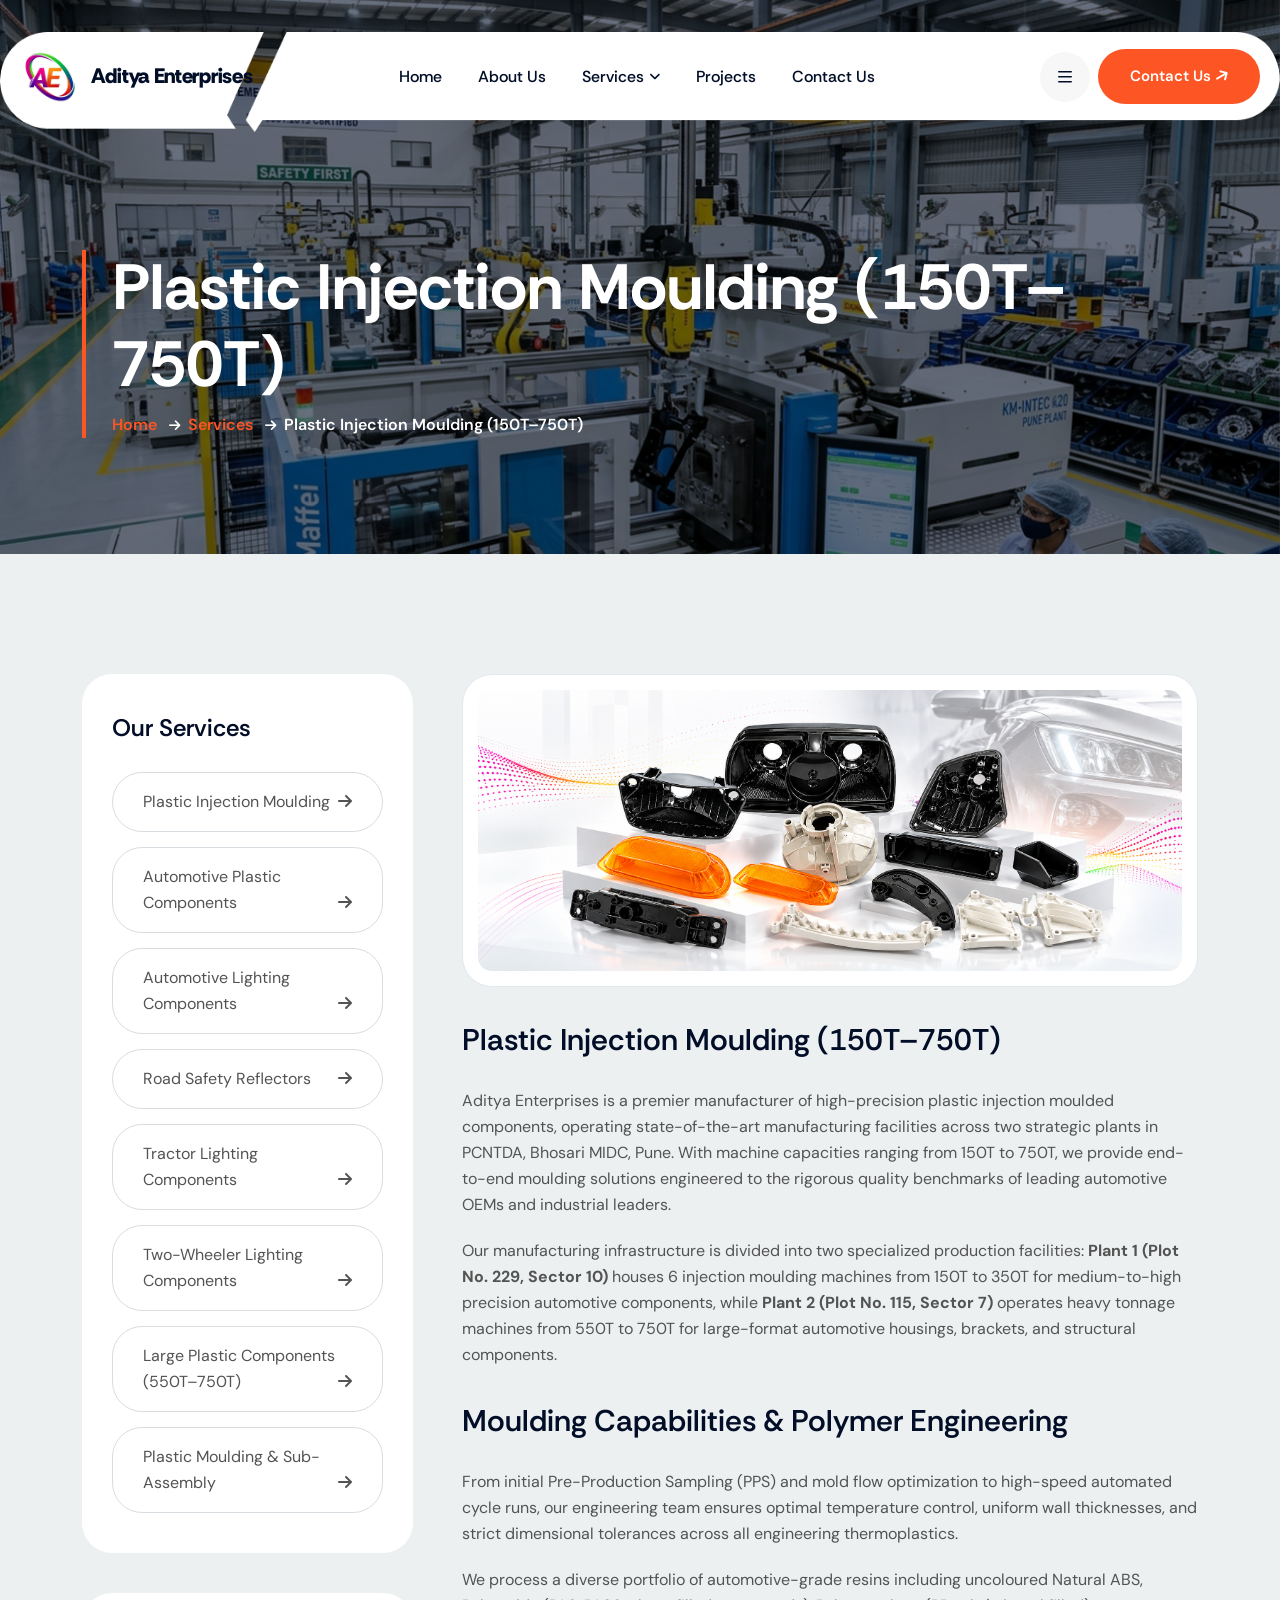
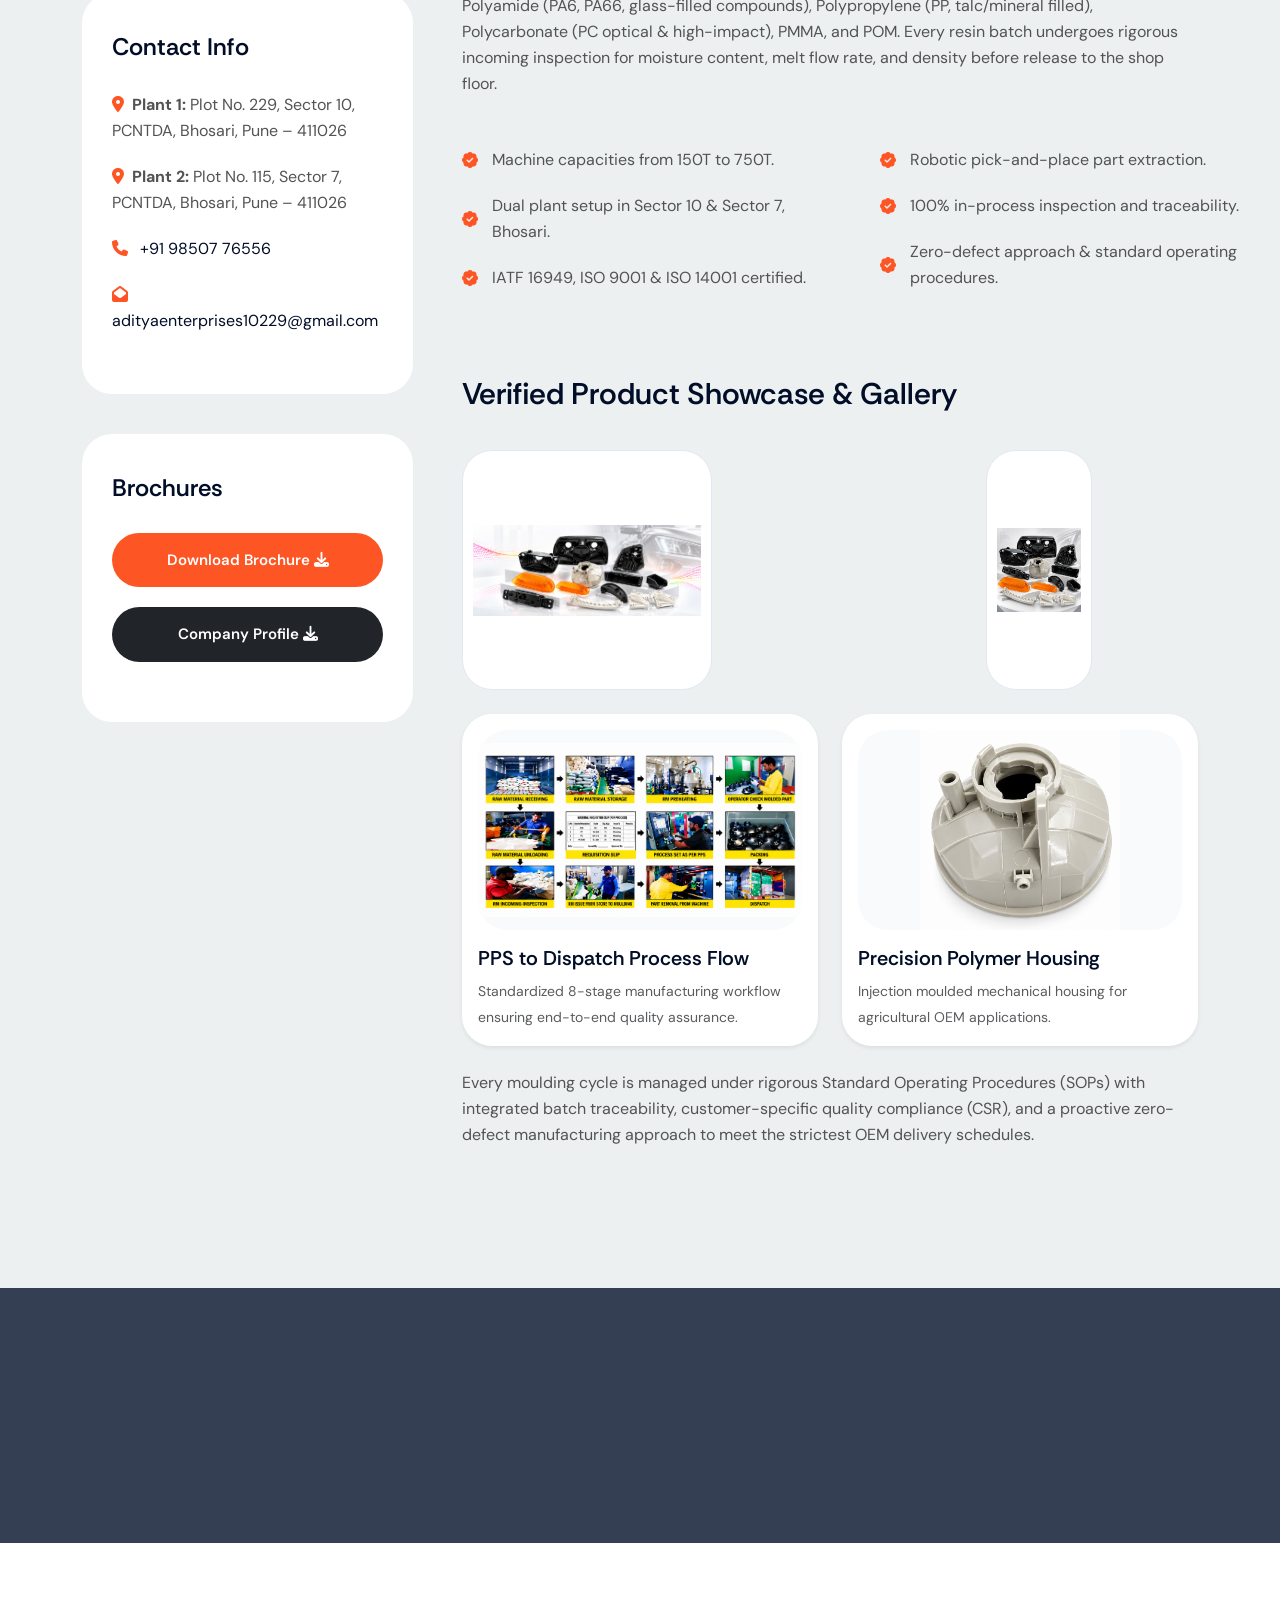
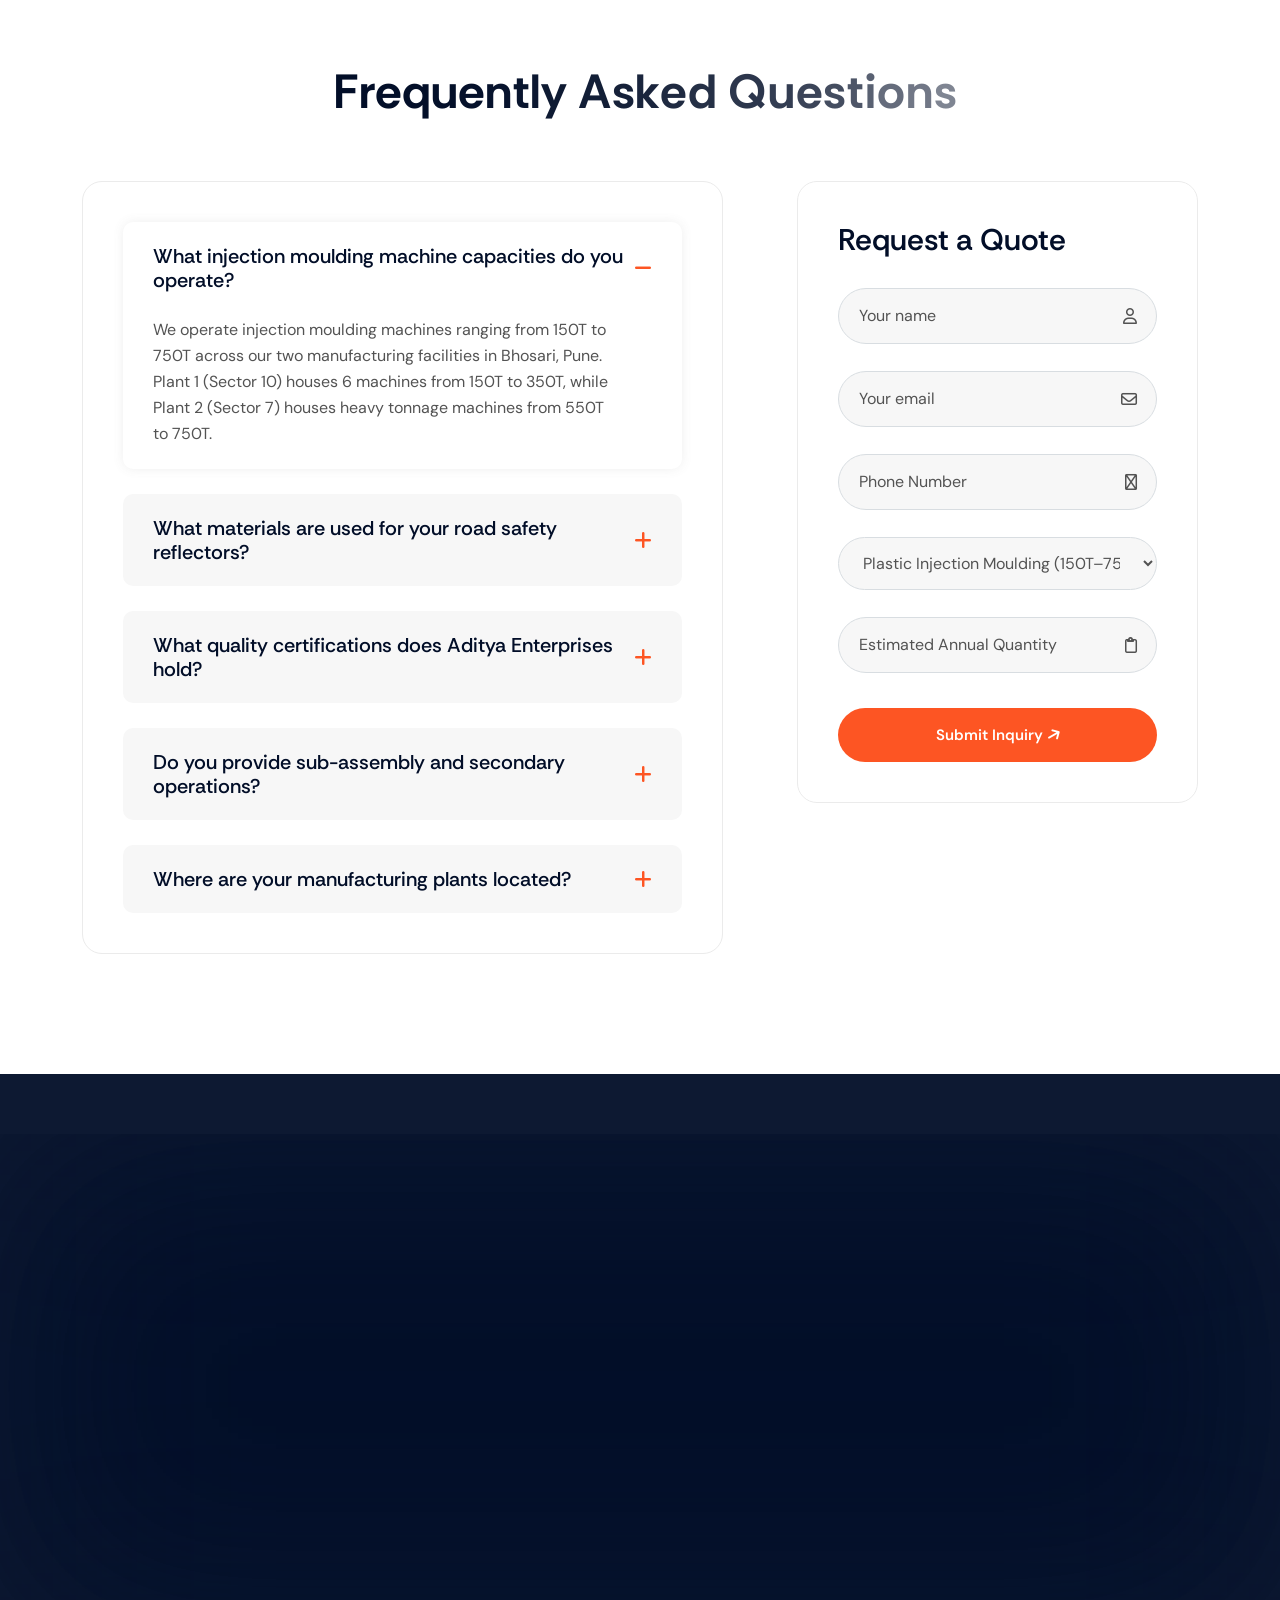
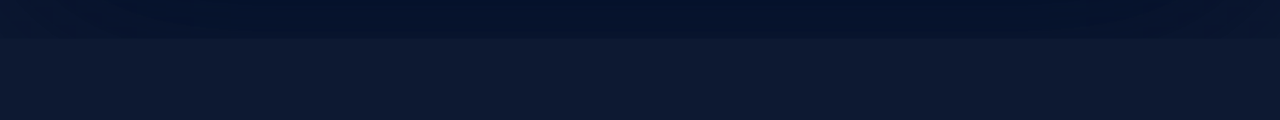
<file: service/service-details/plastic-injection-moulding.html>
<!DOCTYPE html>
<html lang="zxx">

<head>
    <meta charset="utf-8">
    <meta http-equiv="x-ua-compatible" content="ie=edge">
    <meta name="viewport" content="width=device-width, initial-scale=1, shrink-to-fit=no">
    <meta name="description" content="Precision plastic injection moulding services from 150T to 750T across dual plants in Bhosari MIDC, Pune. IATF 16949 certified manufacturing for automotive & industrial OEMs.">
    <meta name="keywords" content="Plastic Injection Moulding Pune, 150T to 750T Injection Moulding, Automotive Injection Moulding Company India, Bhosari MIDC Plastic Manufacturer, IATF 16949 Certified Moulding">
    <meta name="author" content="Aditya Enterprises">
    <meta property="og:type" content="website">
    <meta property="og:title" content="Plastic Injection Moulding Capabilities (150T&ndash;750T) | Aditya Enterprises">
    <meta property="og:description" content="Dual-plant plastic injection moulding infrastructure in Bhosari, Pune with machine capacities from 150T to 750T, serving leading automotive OEMs.">
    <meta property="og:image" content="../../assets/images/logo-transferent.png">
    <meta name="twitter:card" content="summary_large_image">
    <meta name="twitter:title" content="Plastic Injection Moulding Capabilities (150T&ndash;750T) | Aditya Enterprises">
    <meta name="twitter:description" content="Dual-plant plastic injection moulding infrastructure in Bhosari, Pune with machine capacities from 150T to 750T, serving leading automotive OEMs.">
    <title>Plastic Injection Moulding Services (150T&ndash;750T) | Aditya Enterprises Pune</title>
    <link rel="apple-touch-icon" href="../../assets/images/favicon.png">
    <link rel="shortcut icon" href="../../assets/images/favicon.ico">
    <!-- Google Fonts -->
    <link rel="preconnect" href="https://fonts.googleapis.com">
    <link rel="preconnect" href="https://fonts.gstatic.com" crossorigin>
    <link href="https://fonts.googleapis.com/css2?family=DM+Sans:ital,opsz,wght@0,9..40,100..1000;1,9..40,100..1000&family=Rethink+Sans:ital,wght@0,400..800;1,400..800&display=swap" rel="stylesheet">
    <!-- CSS Files -->
    <link rel="stylesheet" href="../../assets/css/bootstrap.min.css">
    <link rel="stylesheet" href="../../assets/css/fancybox.css">
    <link rel="stylesheet" href="../../assets/css/swiper-bundle.min.css">
    <link rel="stylesheet" href="https://cdnjs.cloudflare.com/ajax/libs/font-awesome/6.7.2/css/all.min.css">
    <link rel="stylesheet" href="../../assets/css/jarallax.min.css">
    <link rel="stylesheet" href="../../assets/css/nice-select.css">
    <link rel="stylesheet" href="../../assets/css/jquery.datepicker.css">
    <link rel="stylesheet" href="../../assets/css/jquery.timepicker.min.css">
    <!-- Style CSS -->
    <link rel="stylesheet" href="../../assets/css/style.css">

    <!--[if lt IE 9]>
    <script src="https://oss.maxcdn.com/html5shiv/3.7.2/html5shiv.min.js"></script>
    <script src="https://oss.maxcdn.com/respond/1.4.2/respond.min.js"></script>
    <![endif]-->
</head>

<body>
    <div class="main-overlay"></div>
    <!-- Canvas Menu Start -->
    <div class="canvas-menu d-flex flex-column">
        <div class="d-flex justify-content-between w-100 mb-4 align-items-center">
            <!-- Logo Here -->
            <div class="logo">
                <a href="../../index.html" class="d-inline-flex align-items-center text-decoration-none">
                    <img src="../../assets/images/logo-transferent.png" alt="Aditya Enterprises Logo">
                    <span class="brand-name ms-2">Aditya Enterprises</span>
                </a>
            </div>
            <!-- Close Button -->
            <button type="button" class="canvas-close" aria-label="Close">
                <svg width="33" height="34" viewBox="0 0 37 38" fill="none" xmlns="http://www.w3.org/2000/svg">
                    <path d="M9.19141 9.80762L27.5762 28.1924" stroke="currentColor" stroke-width="1.5"
                        stroke-linecap="round" stroke-linejoin="round"></path>
                    <path d="M9.19141 28.1924L27.5762 9.80761" stroke="currentColor" stroke-width="1.5"
                        stroke-linecap="round" stroke-linejoin="round"></path>
                </svg>
            </button>
        </div>
        <p>Aditya Enterprises is a premier manufacturer of high-precision automotive plastic components, lighting assemblies, and durable ABS road safety reflectors with dual manufacturing units in Bhosari, Pune.</p>
        <!-- Vertical Menu Start-->
        <div class="mt-3">
            <h5>Navigation</h5>
            <nav class="mt-4">
                <ul class="vertical-menu">
                    <li><a href="../../index.html">Home</a></li>
                    <li><a href="../../about.html">About Us</a></li>
                    <li><a href="../../services.html">Services</a></li>
                    <li><a href="plastic-injection-moulding.html">Service Details</a></li>
                    <li><a href="../../projects.html">Projects</a></li>
                    <li><a href="../../contact.html">Contact Us</a></li>
                </ul>
            </nav>
        </div>

        <!-- social icons -->
        <div class="social-share null mt-3">
            <a href="#"><i class="fab fa-facebook-f"></i></a>
            <a href="#"><i class="fab fa-x-twitter"></i></a>
            <a href="#"><i class="fab fa-instagram"></i></a>
            <a href="#"><i class="fab fa-pinterest"></i></a>
            <a href="#"><i class="fab fa-linkedin-in"></i></a>
            <a href="#"><i class="fab fa-youtube"></i></a>
        </div>
        <a href="../../contact.html" class="btn btn-primary mt-5"> Contact Us <i class="fa fa-arrow-right"></i><span></span></a>
    </div>
    <!-- Canvas Menu End -->

    <div class="search-popup offcanvas offcanvas-top" id="offcanvas-search" data-bs-scroll="true">
        <div class="container d-flex flex-row py-5 align-items-center position-relative">
            <button type="button" class="btn-close bg-primary rounded-5" data-bs-dismiss="offcanvas" aria-label="Close"></button>
            <div class="col-lg-9 mx-auto">
                <form class="search-form w-100 mb-5">
                    <input id="search-form" type="text" class="form-control shadow-1" placeholder="Type keyword and hit enter">
                </form>
            </div>
        </div>
    </div>

    <!-- Header Start -->
    <header class="header header-default">
        <div class="sticky-height"></div>
        <div class="header-wrapper">
            <!-- Navigation Menu Start -->
            <div class="header-nav-wrapper header-sticky">
                <nav class="navbar navbar-expand-xl">
                    <div class="container">
                        <a href="../../index.html" class="navbar-brand">
                            <img src="../../assets/images/logo-transferent.png" alt="Aditya Enterprises Logo" class="img-fluid">
                            <span class="brand-name">Aditya Enterprises</span>
                        </a>
                        <button class="navbar-toggler offcanvas-nav-btn" type="button">
                            Menu <svg xmlns="http://www.w3.org/2000/svg" width="14" height="12" fill="none" viewBox="0 0 14 12">
                                <path fill="#020e28" d="M0 .75Q.063.063.75 0h12.5q.687.063.75.75-.063.687-.75.75H.75Q.063 1.437 0 .75m0 5Q.063 5.063.75 5h12.5q.687.063.75.75-.063.687-.75.75H.75Q.063 6.437 0 5.75m13.25 5.75H.75q-.687-.063-.75-.75.063-.687.75-.75h12.5q.687.063.75.75-.063.687-.75.75" />
                            </svg>
                        </button>
                        <div class="nav-cta d-none d-md-flex order-lg-3">
                            <div class="d-flex align-items-center justify-content-between gap-2">
                                <button class="burger-menu icon-lg bg-light rounded-circle" aria-label="Menu">
                                    <svg xmlns="http://www.w3.org/2000/svg" width="14" height="12" fill="none" viewBox="0 0 14 12">
                                        <path fill="#020e28" d="M0 .75Q.063.063.75 0h12.5q.687.063.75.75-.063.687-.75.75H.75Q.063 1.437 0 .75m0 5Q.063 5.063.75 5h12.5q.687.063.75.75-.063.687-.75.75H.75Q.063 6.437 0 5.75m13.25 5.75H.75q-.687-.063-.75-.75.063-.687.75-.75h12.5q.687.063.75.75-.063.687-.75.75" />
                                    </svg>
                                </button>
                                <a href="../../contact.html" class="btn btn-primary"> Contact Us <i class="fa fa-arrow-right"></i><span></span></a>
                            </div>
                        </div>
                        <div class="offcanvas offcanvas-start offcanvas-nav">
                            <div class="offcanvas-header">
                                <a href="../../index.html" class="text-inverse d-inline-flex align-items-center">
                                    <img src="../../assets/images/logo-transferent.png" alt="Aditya Enterprises Logo">
                                    <span class="brand-name ms-2">Aditya Enterprises</span>
                                </a>
                                <button type="button" class="btn-close bg-primary" data-bs-dismiss="offcanvas" aria-label="Close"></button>
                            </div>
                            <div class="offcanvas-body pt-0 align-items-center justify-content-between">
                                <ul class="navbar-nav mx-auto align-items-lg-center">
                                    <li class="nav-item">
                                        <a class="nav-link" href="../../index.html">Home</a>
                                    </li>
                                    <li class="nav-item">
                                        <a class="nav-link" href="../../about.html">About Us</a>
                                    </li>
                                    <li class="nav-item dropdown">
                                        <a class="nav-link dropdown-toggle active" href="../../services.html" role="button" data-bs-toggle="dropdown" aria-expanded="false">Services</a>
                                        <ul class="dropdown-menu">
                                            <li><a class="dropdown-item" href="../../services.html">Our Services</a></li>
                                            <li><a class="dropdown-item" href="plastic-injection-moulding.html">Plastic Injection Moulding</a></li>
                                            <li><a class="dropdown-item" href="automotive-plastic-components.html">Automotive Plastic Components</a></li>
                                            <li><a class="dropdown-item" href="automotive-lighting-components.html">Automotive Lighting Components</a></li>
                                            <li><a class="dropdown-item" href="road-safety-reflectors.html">Road Safety Reflectors</a></li>
                                            <li><a class="dropdown-item" href="tractor-lighting-components.html">Tractor Lighting Components</a></li>
                                            <li><a class="dropdown-item" href="two-wheeler-lighting-components.html">Two-Wheeler Lighting Components</a></li>
                                            <li><a class="dropdown-item" href="large-plastic-components.html">Large Plastic Components (550T&ndash;750T)</a></li>
                                            <li><a class="dropdown-item" href="plastic-injection-moulding-sub-assembly.html">Plastic Sub-Assembly &amp; Welding</a></li>
                                        </ul>
                                    </li>
                                    <li class="nav-item">
                                        <a class="nav-link" href="../../projects.html">Projects</a>
                                    </li>
                                    <li class="nav-item">
                                        <a class="nav-link" href="../../contact.html">Contact Us</a>
                                    </li>
                                </ul>
                            </div>
                        </div>
                    </div>
                </nav>
            </div>
        </div>
    </header>
    <!-- Header End -->

    <!-- Promo Section Start -->
    <section class="promo-sec bg-cover jarallax" data-jarallax data-speed=".4">
        <img src="../../assets/images/serv1.png" alt="Plastic Injection Moulding (150T&ndash;750T)" class="jarallax-img">
        <div class="parallax-overly"></div>
        <div class="container">
            <div class="row">
                <div class="col-lg-12">
                    <div class="promo-wrap">
                        <h1 class="display-2 text-info">Plastic Injection Moulding (150T&ndash;750T)</h1>
                        <nav aria-label="breadcrumb">
                            <ol class="breadcrumb">
                                <li class="breadcrumb-item">
                                    <a href="../../index.html">Home</a>
                                </li>
                                <li class="breadcrumb-item">
                                    <a href="../../services.html">Services</a>
                                </li>
                                <li class="breadcrumb-item active" aria-current="page">Plastic Injection Moulding (150T&ndash;750T)</li>
                            </ol>
                        </nav>
                    </div>
                </div>
            </div>
        </div>
    </section>
    <!-- Promo Section End -->

    <!-- Services Section Start -->
    <div class="single-service bg-shade sec-padding">
        <div class="container">
            <div class="row">
                <div class="col-lg-4 order-lg-1 order-2">
                    <aside class="sidebar services-sidebar">
                        <div class="widget">
                            <h3 class="widget-title">Our Services</h3>
                            <nav class="service-nav">
                                <ul>
                                    <li class="active"><a href="plastic-injection-moulding.html">Plastic Injection Moulding</a> <span><i class="fa fa-arrow-right"></i></span></li>
                                    <li><a href="automotive-plastic-components.html">Automotive Plastic Components</a> <span><i class="fa fa-arrow-right"></i></span></li>
                                    <li><a href="automotive-lighting-components.html">Automotive Lighting Components</a> <span><i class="fa fa-arrow-right"></i></span></li>
                                    <li><a href="road-safety-reflectors.html">Road Safety Reflectors</a> <span><i class="fa fa-arrow-right"></i></span></li>
                                    <li><a href="tractor-lighting-components.html">Tractor Lighting Components</a> <span><i class="fa fa-arrow-right"></i></span></li>
                                    <li><a href="two-wheeler-lighting-components.html">Two-Wheeler Lighting Components</a> <span><i class="fa fa-arrow-right"></i></span></li>
                                    <li><a href="large-plastic-components.html">Large Plastic Components (550T&ndash;750T)</a> <span><i class="fa fa-arrow-right"></i></span></li>
                                    <li><a href="plastic-injection-moulding-sub-assembly.html">Plastic Moulding & Sub-Assembly</a> <span><i class="fa fa-arrow-right"></i></span></li>
                                </ul>
                            </nav>
                        </div>
                        <!-- Widget End -->
                        <div class="widget">
                            <h3 class="widget-title">Contact Info</h3>
                            <div class="social-contact">
                                <p><i class="me-2 fa fa-location-dot text-primary"></i><strong>Plant 1:</strong> Plot No. 229, Sector 10, PCNTDA, Bhosari, Pune &ndash; 411026</p>
                                <p><i class="me-2 fa fa-location-dot text-primary"></i><strong>Plant 2:</strong> Plot No. 115, Sector 7, PCNTDA, Bhosari, Pune &ndash; 411026</p>
                                <p><i class="me-2 fa fa-phone text-primary"></i> <a href="tel:+919850776556">+91 98507 76556</a></p>
                                <p><i class="me-2 fa fa-envelope-open text-primary"></i><a href="mailto:adityaenterprises10229@gmail.com">adityaenterprises10229@gmail.com</a></p>
                            </div>
                        </div>
                        <div class="widget broucher-widget">
                            <h3 class="widget-title">Brochures</h3>
                            <a href="../../Aditya%20Enterprices%20Brochure.pdf" target="_blank" class="btn btn-primary w-100"> Download Brochure <i class="fa fa-download"></i> <span></span></a>
                            <a href="../../Aditya%20Enterprises%20Company%20Profile.pdf" target="_blank" class="btn btn-dark text-white w-100">Company Profile <i class="fa fa-download"></i> <span></span></a>
                        </div>
                    </aside>
                </div>
                <div class="col-lg-8 order-lg-2 order-1">
                    <div class="service-thumb mb-4">
                        <img src="../../assets/images-data/Automotive Plastic Parts Showcase.png" alt="Plastic Injection Moulding Showcase - Aditya Enterprises Pune" class="img-fluid round w-100" style="max-height: 440px; object-fit: contain; background: #ffffff; padding: 15px; border: 1px solid #e2e8f0;">
                    </div>
                    <h2 class="display-3">Plastic Injection Moulding (150T&ndash;750T)</h2>
                    <p>Aditya Enterprises is a premier manufacturer of high-precision plastic injection moulded components, operating state-of-the-art manufacturing facilities across two strategic plants in PCNTDA, Bhosari MIDC, Pune. With machine capacities ranging from 150T to 750T, we provide end-to-end moulding solutions engineered to the rigorous quality benchmarks of leading automotive OEMs and industrial leaders.</p>
                    <p>Our manufacturing infrastructure is divided into two specialized production facilities: <strong>Plant 1 (Plot No. 229, Sector 10)</strong> houses 6 injection moulding machines from 150T to 350T for medium-to-high precision automotive components, while <strong>Plant 2 (Plot No. 115, Sector 7)</strong> operates heavy tonnage machines from 550T to 750T for large-format automotive housings, brackets, and structural components.</p>

                    <h3 class="display-3">Moulding Capabilities & Polymer Engineering</h3>
                    <p>From initial Pre-Production Sampling (PPS) and mold flow optimization to high-speed automated cycle runs, our engineering team ensures optimal temperature control, uniform wall thicknesses, and strict dimensional tolerances across all engineering thermoplastics.</p>
                    <p>We process a diverse portfolio of automotive-grade resins including uncoloured Natural ABS, Polyamide (PA6, PA66, glass-filled compounds), Polypropylene (PP, talc/mineral filled), Polycarbonate (PC optical & high-impact), PMMA, and POM. Every resin batch undergoes rigorous incoming inspection for moisture content, melt flow rate, and density before release to the shop floor.</p>

                    <div class="d-sm-flex list-single mb-4">
                        <ul class="ct-list">
                            <li>Machine capacities from 150T to 750T.</li>
                            <li>Dual plant setup in Sector 10 & Sector 7, Bhosari.</li>
                            <li>IATF 16949, ISO 9001 & ISO 14001 certified.</li>
                        </ul>
                        <ul class="ct-list">
                            <li>Robotic pick-and-place part extraction.</li>
                            <li>100% in-process inspection and traceability.</li>
                            <li>Zero-defect approach & standard operating procedures.</li>
                        </ul>
                    </div>

                    <h3 class="display-3">Verified Product Showcase &amp; Gallery</h3>
                    <div class="d-sm-flex gap-4 gallery-single mb-4 pt-2">
                        <a href="../../assets/images-data/Automotive Plastic Parts Showcase.png" data-fancybox="gallery" data-caption="Automotive Plastic Parts Showcase - Precision Moulding" class="d-block flex-grow-1 mb-3 mb-sm-0">
                            <img src="../../assets/images-data/Automotive Plastic Parts Showcase.png" alt="Automotive Plastic Parts Showcase - Precision Moulding" class="img-fluid round w-100" style="height: 240px; object-fit: contain; background: #ffffff; padding: 10px; border: 1px solid #e2e8f0;">
                        </a>
                        <a href="../../assets/images-data/hero-imng.png" data-fancybox="gallery" data-caption="Heavy Tonnage Injection Moulding Setup" class="d-block flex-grow-1">
                            <img src="../../assets/images-data/hero-imng.png" alt="Heavy Tonnage Injection Moulding Setup" class="img-fluid round w-100" style="height: 240px; object-fit: contain; background: #ffffff; padding: 10px; border: 1px solid #e2e8f0;">
                        </a>
                    </div>
                    <div class="row gy-4 mb-4">
                        <div class="col-sm-6">
                            <div class="card border-0 shadow-sm round p-3 h-100 bg-white">
                                <a href="../../assets/images-data/Manufacturing Workflow Flowchart.png" data-fancybox="gallery" data-caption="PPS to Dispatch Process Flow">
                                    <img src="../../assets/images-data/Manufacturing Workflow Flowchart.png" alt="PPS to Dispatch Process Flow" class="img-fluid round mb-3 w-100" style="height: 200px; object-fit: contain; background: #f8fafc;">
                                </a>
                                <h4 class="h5 mb-2">PPS to Dispatch Process Flow</h4>
                                <p class="small text-muted mb-0">Standardized 8-stage manufacturing workflow ensuring end-to-end quality assurance.</p>
                            </div>
                        </div>
                        <div class="col-sm-6">
                            <div class="card border-0 shadow-sm round p-3 h-100 bg-white">
                                <a href="../../assets/images-data/Beige Plastic Mechanical Housing Component.png" data-fancybox="gallery" data-caption="Precision Polymer Housing">
                                    <img src="../../assets/images-data/Beige Plastic Mechanical Housing Component.png" alt="Precision Polymer Housing" class="img-fluid round mb-3 w-100" style="height: 200px; object-fit: contain; background: #f8fafc;">
                                </a>
                                <h4 class="h5 mb-2">Precision Polymer Housing</h4>
                                <p class="small text-muted mb-0">Injection moulded mechanical housing for agricultural OEM applications.</p>
                            </div>
                        </div>
                    </div>

                    <p>Every moulding cycle is managed under rigorous Standard Operating Procedures (SOPs) with integrated batch traceability, customer-specific quality compliance (CSR), and a proactive zero-defect manufacturing approach to meet the strictest OEM delivery schedules.</p>
                </div>
            </div>
        </div>
    </div>
    <!-- Services Section End -->

    <!-- Brands Section Start -->
    <section class="brands-sec bg-cover jarallax" data-jarallax data-speed=".4">
        <img src="../../assets/images/aerial-view-factory-trucks-parked-near-warehouse-daytime.jpg" alt="Aerial view factory trucks parked near warehouse" class="jarallax-img">
        <div class="parallax-overly"></div>
        <div class="container ct-container">
            <div class="row">
                <div class="col-lg-12">
                    <div class="brands-carousel swiper">
                        <div class="swiper-wrapper">
                            <div class="swiper-slide">
                                <a href="javascript:void(0)" title="Tata Motors"><img src="../../assets/clients/Glossy Blue Tata Corporate Logo.png" alt="Tata Motors"></a>
                            </div>
                            <div class="swiper-slide">
                                <a href="javascript:void(0)" title="Mahindra"><img src="../../assets/clients/Mahindra Glossy Red Logo on White.png" alt="Mahindra"></a>
                            </div>
                            <div class="swiper-slide">
                                <a href="javascript:void(0)" title="Bajaj Auto"><img src="../../assets/clients/Glossy Blue Bajaj Emblem and Wordmark.png" alt="Bajaj Auto"></a>
                            </div>
                            <div class="swiper-slide">
                                <a href="javascript:void(0)" title="John Deere"><img src="../../assets/clients/Glossy John Deere Emblem on Black.png" alt="John Deere"></a>
                            </div>
                            <div class="swiper-slide">
                                <a href="javascript:void(0)" title="Piaggio"><img src="../../assets/clients/Glossy Piaggio Emblem and Branding.png" alt="Piaggio"></a>
                            </div>
                            <div class="swiper-slide">
                                <a href="javascript:void(0)" title="Force Motors"><img src="../../assets/clients/Force Motors Blue Emblem Logo.png" alt="Force Motors"></a>
                            </div>
                            <div class="swiper-slide">
                                <a href="javascript:void(0)" title="Lumax Industries"><img src="../../assets/clients/LUMAX Geometric Corporate Logo.png" alt="Lumax Industries"></a>
                            </div>
                            <div class="swiper-slide">
                                <a href="javascript:void(0)" title="Uno Minda"><img src="../../assets/clients/UNO MINDA Ribbon Logo.png" alt="Uno Minda"></a>
                            </div>
                            <div class="swiper-slide">
                                <a href="javascript:void(0)" title="Royal Enfield"><img src="../../assets/clients/Royal Enfield Emblem and Wordmark.png" alt="Royal Enfield"></a>
                            </div>
                            <div class="swiper-slide">
                                <a href="javascript:void(0)" title="Kawasaki"><img src="../../assets/clients/Kawasaki Green Emblem and Wordmark.png" alt="Kawasaki"></a>
                            </div>
                            <div class="swiper-slide">
                                <a href="javascript:void(0)" title="Toyota"><img src="../../assets/clients/Chrome Toyota Emblem with Red Wordmark.png" alt="Toyota"></a>
                            </div>
                            <div class="swiper-slide">
                                <a href="javascript:void(0)" title="Mercedes-Benz"><img src="../../assets/clients/Chrome Mercedes-Benz Emblem on Black.png" alt="Mercedes-Benz"></a>
                            </div>
                            <div class="swiper-slide">
                                <a href="javascript:void(0)" title="Volkswagen"><img src="../../assets/clients/Glossy Chrome Volkswagen Emblem.png" alt="Volkswagen"></a>
                            </div>
                            <div class="swiper-slide">
                                <a href="javascript:void(0)" title="Nissan"><img src="../../assets/clients/Polished Nissan Chrome Emblem.png" alt="Nissan"></a>
                            </div>
                        </div>
                    </div>
                </div>
            </div>
        </div>
    </section>
    <!-- Brands Section End -->

    <!-- FAQ Section Start -->
    <section class="faq-sec faq-sec4 sec-padding">
        <div class="container">
            <div class="sec-intro mx-auto text-center">
                <h2 class="sec-title">Frequently Asked Questions</h2>
            </div>
            <div class="row gy-4">
                <div class="col-lg-7">
                    <div class="faq-accordion rounded-4" id="tv-accordion">
                        <div class="accordion-item active">
                            <h2 class="accordion-header" id="headingOne">
                                <button class="accordion-button display-5" type="button" data-bs-toggle="collapse" data-bs-target="#collapseOne" aria-expanded="true" aria-controls="collapseOne">
                                    What injection moulding machine capacities do you operate?
                                </button>
                            </h2>
                            <div id="collapseOne" class="accordion-collapse collapse show" aria-labelledby="headingOne" data-bs-parent="#tv-accordion">
                                <div class="accordion-body">
                                    <p>We operate injection moulding machines ranging from 150T to 750T across our two manufacturing facilities in Bhosari, Pune. Plant 1 (Sector 10) houses 6 machines from 150T to 350T, while Plant 2 (Sector 7) houses heavy tonnage machines from 550T to 750T.</p>
                                </div>
                            </div>
                        </div>
                        <div class="accordion-item">
                            <h2 class="accordion-header" id="headingTwo">
                                <button class="accordion-button display-5 collapsed" type="button" data-bs-toggle="collapse" data-bs-target="#collapseTwo" aria-expanded="false" aria-controls="collapseTwo">
                                    What materials are used for your road safety reflectors?
                                </button>
                            </h2>
                            <div id="collapseTwo" class="accordion-collapse collapse" aria-labelledby="headingTwo" data-bs-parent="#tv-accordion">
                                <div class="accordion-body">
                                    <p>Our road safety reflectors (raised pavement markers) are manufactured using uncoloured ABS (Acrylonitrile Butadiene Styrene) natural plastic, delivering up to 50-ton load resistance, high retro-reflective visibility in low-light conditions, and up to 10 years of weather resistance.</p>
                                </div>
                            </div>
                        </div>
                        <div class="accordion-item">
                            <h2 class="accordion-header" id="headingThree">
                                <button class="accordion-button display-5 collapsed" type="button" data-bs-toggle="collapse" data-bs-target="#collapseThree" aria-expanded="false" aria-controls="collapseThree">
                                    What quality certifications does Aditya Enterprises hold?
                                </button>
                            </h2>
                            <div id="collapseThree" class="accordion-collapse collapse" aria-labelledby="headingThree" data-bs-parent="#tv-accordion">
                                <div class="accordion-body">
                                    <p>Aditya Enterprises operates under IATF 16949, ISO 9001, and ISO 14001 certified quality management systems, incorporating in-process inspection, traceability systems, customer-specific quality requirements, and a zero-defect manufacturing approach.</p>
                                </div>
                            </div>
                        </div>
                        <div class="accordion-item">
                            <h2 class="accordion-header" id="headingFour">
                                <button class="accordion-button display-5 collapsed" type="button" data-bs-toggle="collapse" data-bs-target="#collapseFour" aria-expanded="false" aria-controls="collapseFour">
                                    Do you provide sub-assembly and secondary operations?
                                </button>
                            </h2>
                            <div id="collapseFour" class="accordion-collapse collapse" aria-labelledby="headingFour" data-bs-parent="#tv-accordion">
                                <div class="accordion-body">
                                    <p>Yes, we provide full sub-assembly operations including ultrasonic welding, hot plate welding, insert moulding, secondary precision finishing, packaging, and structured dispatch solutions.</p>
                                </div>
                            </div>
                        </div>
                        <div class="accordion-item">
                            <h2 class="accordion-header" id="headingFive">
                                <button class="accordion-button display-5 collapsed" type="button" data-bs-toggle="collapse" data-bs-target="#collapseFive" aria-expanded="false" aria-controls="collapseFive">
                                    Where are your manufacturing plants located?
                                </button>
                            </h2>
                            <div id="collapseFive" class="accordion-collapse collapse" aria-labelledby="headingFive" data-bs-parent="#tv-accordion">
                                <div class="accordion-body">
                                    <p>We operate two units in PCNTDA, Bhosari, Pune &ndash; 411026: Plant 1 (Main Production Unit) at Plot No. 229, Sector 10, and Plant 2 (Auxiliary Production Unit) at Plot No. 115, Sector 7.</p>
                                </div>
                            </div>
                        </div>
                    </div>
                </div>
                <div class="col-lg-5">
                    <div class="contact-form rounded-4 position-relative">
                        <h3 class="display-4">Request a Quote</h3>
                        <div class="form-group">
                            <input type="text" placeholder="Your name">
                            <i class="fa-regular fa-user"></i>
                        </div>
                        <div class="form-group">
                            <input type="email" placeholder="Your email">
                            <i class="fa-regular fa-envelope"></i>
                        </div>
                        <div class="form-group">
                            <input type="text" placeholder="Phone Number">
                            <i class="fa-regular fa-headphones"></i>
                        </div>
                        <div class="form-group">
                            <select name="Service" id="Frieght">
                                <option value="1">Plastic Injection Moulding (150T&ndash;750T)</option>
                                <option value="2">Automotive Plastic Components</option>
                                <option value="3">Automotive Lighting Components</option>
                                <option value="4">Road Safety Reflectors (50T Load)</option>
                                <option value="5">Tractor Lighting Components</option>
                                <option value="6">Two-Wheeler Lighting Components</option>
                                <option value="7">Large Plastic Components (550T&ndash;750T)</option>
                                <option value="8">Plastic Sub-Assembly &amp; Welding</option>
                            </select>
                        </div>
                        <div class="form-group">
                            <input type="text" placeholder="Estimated Annual Quantity">
                            <i class="fa-regular fa-clipboard"></i>
                        </div>
                        <button class="btn btn-primary btn-lg w-100 mt-2">Submit Inquiry <i class="fa fa-arrow-right"></i>
                            <span></span>
                        </button>
                    </div>
                </div>
            </div>
        </div>
    </section>
    <!-- FAQ Section End -->

    <!-- Footer Start -->
    <footer class="footer bg-cover jarallax" data-jarallax data-speed=".2">
        <img src="../../assets/images/aerial-view-factory-trucks-parked-near-warehouse-daytime.jpg" alt="Aerial view factory trucks parked near warehouse" class="jarallax-img">
        <div class="parallax-overly"></div>
        <div class="container">
            <div class="row footer-widgets">
                <div class="col-lg-4 col-sm-6 mb-5 mb-lg-0">
                    <div class="footer-widget about-footer">
                        <div class="f-logo">
                            <a href="../../index.html"><img src="../../assets/images/logo-transferent.png" alt="Aditya Enterprises Logo"></a>
                        </div>
                        <p>Aditya Enterprises is an IATF 16949 and ISO certified manufacturer of automotive plastic injection components, lighting parts, and road safety reflectors based in Bhosari, Pune.</p>
                        <div class="social-share">
                            <a href="#"><i class="fab fa-facebook-f"></i></a>
                            <a href="#"><i class="fab fa-x-twitter"></i></a>
                            <a href="#"><i class="fab fa-instagram"></i></a>
                            <a href="#"><i class="fab fa-linkedin-in"></i></a>
                        </div>
                    </div>
                </div>
                <div class="col-lg-2 col-sm-4 offset-sm-1 offset-lg-0">
                    <div class="footer-widget">
                        <h3 class="widget-title">Quick Links</h3>
                        <ul>
                            <li><a href="../../about.html">About Us</a></li>
                            <li><a href="../../services.html">Our Services</a></li>
                            <li><a href="../../projects.html">Projects</a></li>
                            <li><a href="plastic-injection-moulding.html">Service Details</a></li>
                            <li><a href="../../contact.html">Contact Us</a></li>
                        </ul>
                    </div>
                </div>

                <div class="col-lg-3 ps-lg-5 col-sm-6">
                    <div class="footer-widget">
                        <h3 class="widget-title">Our Services</h3>
                        <ul>
                            <li><a href="plastic-injection-moulding.html">Plastic Injection Moulding</a></li>
                            <li><a href="automotive-plastic-components.html">Automotive Plastic Parts</a></li>
                            <li><a href="automotive-lighting-components.html">Automotive Lighting Parts</a></li>
                            <li><a href="road-safety-reflectors.html">Road Safety Reflectors</a></li>
                            <li><a href="tractor-lighting-components.html">Tractor Lighting Parts</a></li>
                            <li><a href="two-wheeler-lighting-components.html">Two-Wheeler Lighting</a></li>
                            <li><a href="large-plastic-components.html">Large Plastic Parts</a></li>
                            <li><a href="plastic-injection-moulding-sub-assembly.html">Plastic Sub-Assembly</a></li>
                        </ul>
                    </div>
                </div>

                <div class="col-lg-3 col-sm-4 offset-sm-1 offset-lg-0">
                    <div class="footer-widget contact-widget">
                        <h3 class="widget-title">Contact &amp; Location</h3>
                        <div class="opening-inner">
                            <div class="d-flex align-items-start mb-2 gap-2">
                                <span class="text-white-50 text-nowrap"><i class="fa fa-map-marker-alt text-primary me-2"></i>Plant 1:</span>
                                <span class="text-white">Plot No. 229, Sec 10, Bhosari, Pune</span>
                            </div>
                            <div class="d-flex align-items-start mb-2 gap-2">
                                <span class="text-white-50 text-nowrap"><i class="fa fa-map-marker-alt text-primary me-2"></i>Plant 2:</span>
                                <span class="text-white">Plot No. 115, Sec 7, Bhosari, Pune</span>
                            </div>
                            <div class="d-flex align-items-center mb-2 gap-2">
                                <span class="text-white-50 text-nowrap"><i class="fa fa-phone text-primary me-2"></i>Phone:</span>
                                <a href="tel:+919850776556" class="text-white text-decoration-none">+91 98507 76556</a>
                            </div>
                            <div class="d-flex align-items-center mb-2 gap-2">
                                <span class="text-white-50 text-nowrap"><i class="fa fa-envelope text-primary me-2"></i>Email:</span>
                                <a href="mailto:adityaenterprises10229@gmail.com" class="text-white text-decoration-none text-break">adityaenterprises10229@gmail.com</a>
                            </div>
                        </div>
                        <a href="../../contact.html" class="btn btn-info btn-xs mt-4">Contact Us <span></span></a>
                    </div>
                </div>
            </div>
        </div>
        <div class="footer-bottom">
            <div class="container">
                <div class="d-flex flex-wrap justify-content-between align-items-center">
                    <p class="text-info copy-right mb-0 order-2 order-md-1 d-flex flex-wrap align-items-center gap-2">
                        <span>Copyright &copy; 2026 <a href="../../index.html">Aditya Enterprises</a>. All Rights Reserved.</span>
                        <span class="d-inline-flex align-items-center gap-2 ms-md-2 ps-md-2 border-start border-secondary">
                            Design &amp; Developed By
                            <img src="../../assets/office-logo-footer.png" alt="Company Logo" style="height: 24px; width: auto; vertical-align: middle; object-fit: contain;">
                        </span>
                    </p>
                    <nav class="footer-nav order-1 order-md-2">
                        <ul>
                            <li><a href="#">Privacy Policy</a></li>
                            <li><a href="#">Terms &amp; Condition</a></li>
                        </ul>
                    </nav>
                </div>
            </div>
        </div>
    </footer>
    <!-- Footer End -->

    <!-- Scroll Top -->
    <div class="scroll-top">
        <svg class="progress-circle svg-content" height="100%" viewBox="-1 -1 102 102" width="100%">
            <path d="M50,1 a49,49 0 0,1 0,98 a49,49 0 0,1 0,-98" fill="none" stroke="black" stroke-width="2"></path>
        </svg>
    </div>

    <!-- Javascript -->
    <script src="../../assets/js/jquery-3.7.1.min.js"></script>
    <script src="../../assets/js/bootstrap.bundle.min.js"></script>
    <script src="../../assets/js/swiper-bundle.min.js"></script>
    <script src="../../assets/js/lenis.min.js"></script>
    <script src="../../assets/js/jarallax.min.js"></script>
    <script src="../../assets/js/gsap.min.js"></script>
    <script src="../../assets/js/ScrollTrigger.min.js"></script>
    <script src="../../assets/js/SplitText.js"></script>
    <script src="../../assets/js/fancybox.umd.js"></script>
    <script src="../../assets/js/isotope.pkgd.min.js"></script>
    <script src="../../assets/js/purecounter.js"></script>
    <script src="../../assets/js/jquery.marquee.min.js"></script>
    <script src="../../assets/js/jquery.nice-select.min.js"></script>
    <script src="../../assets/js/jquery.timepicker.min.js"></script>
    <script src="../../assets/js/bootstrap-datepicker.js"></script>
    <script src="../../assets/js/custom.js"></script>
</body>

</html>
</file>
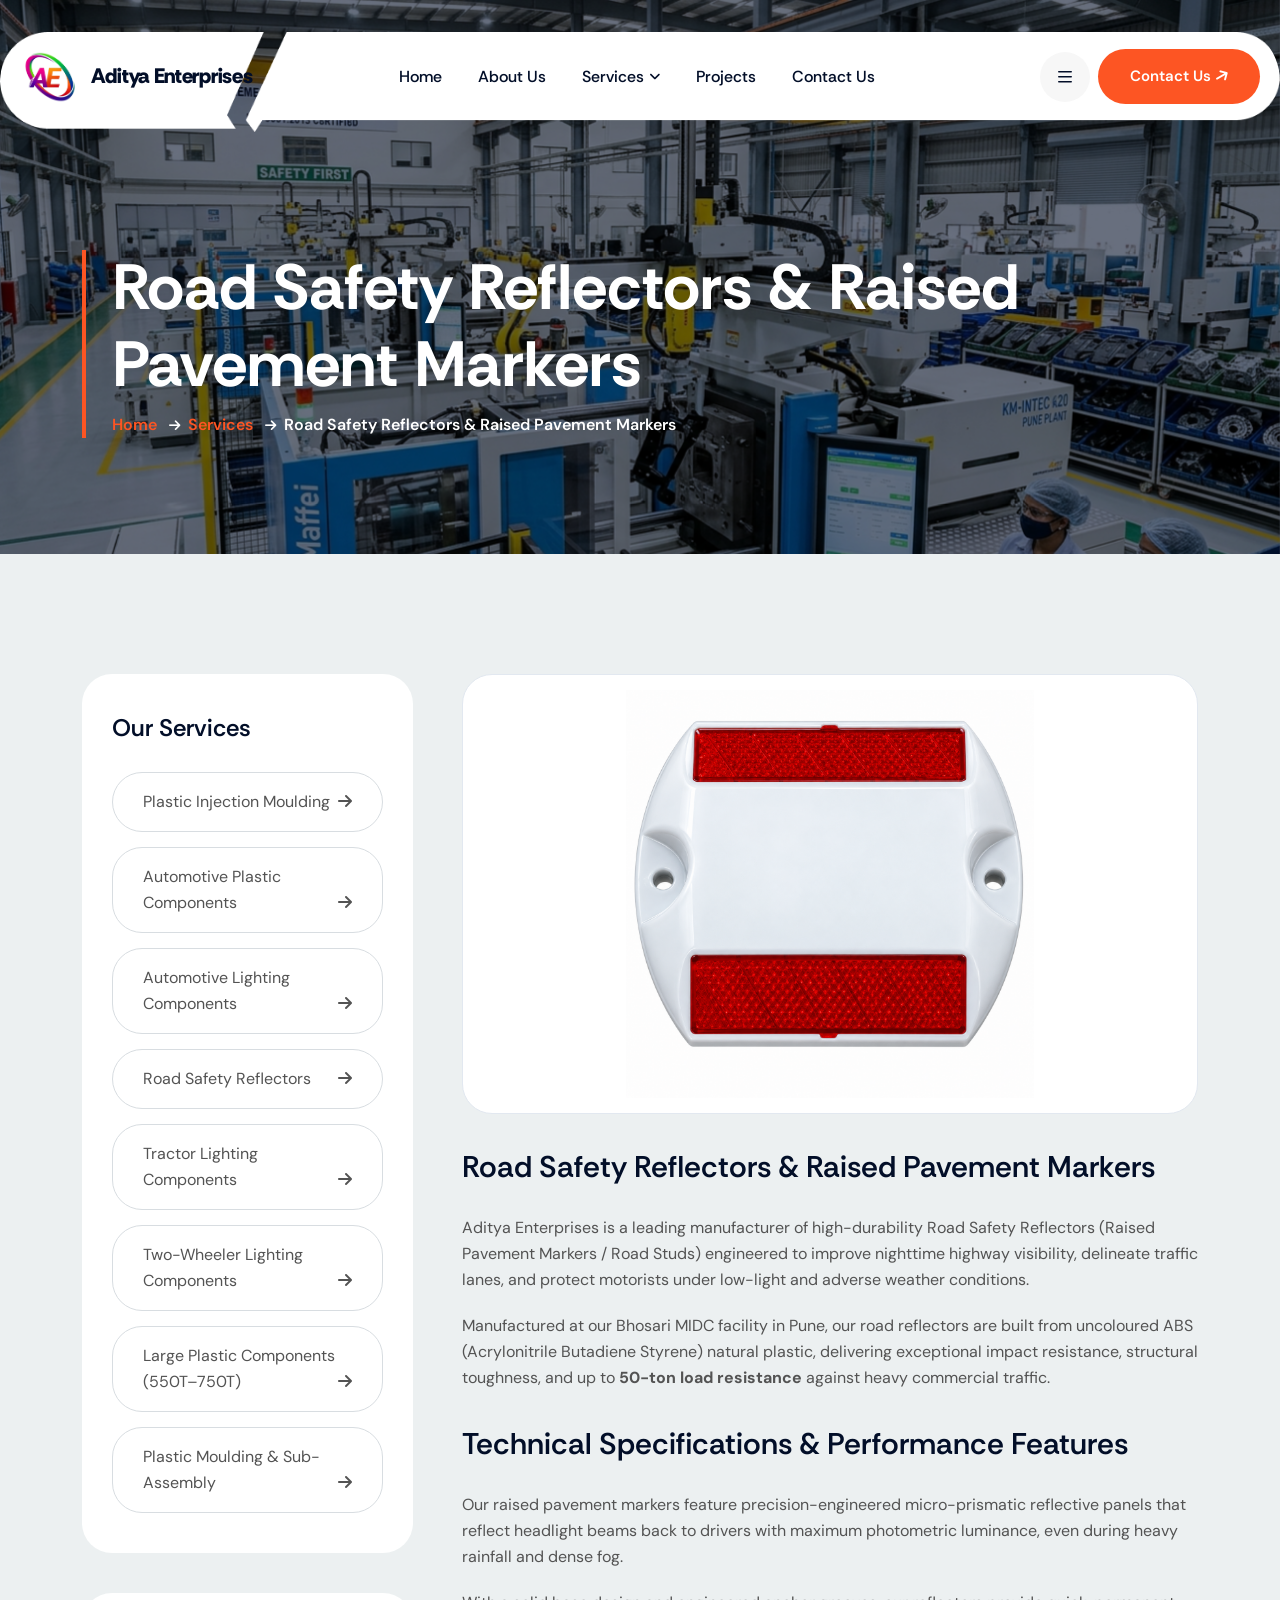
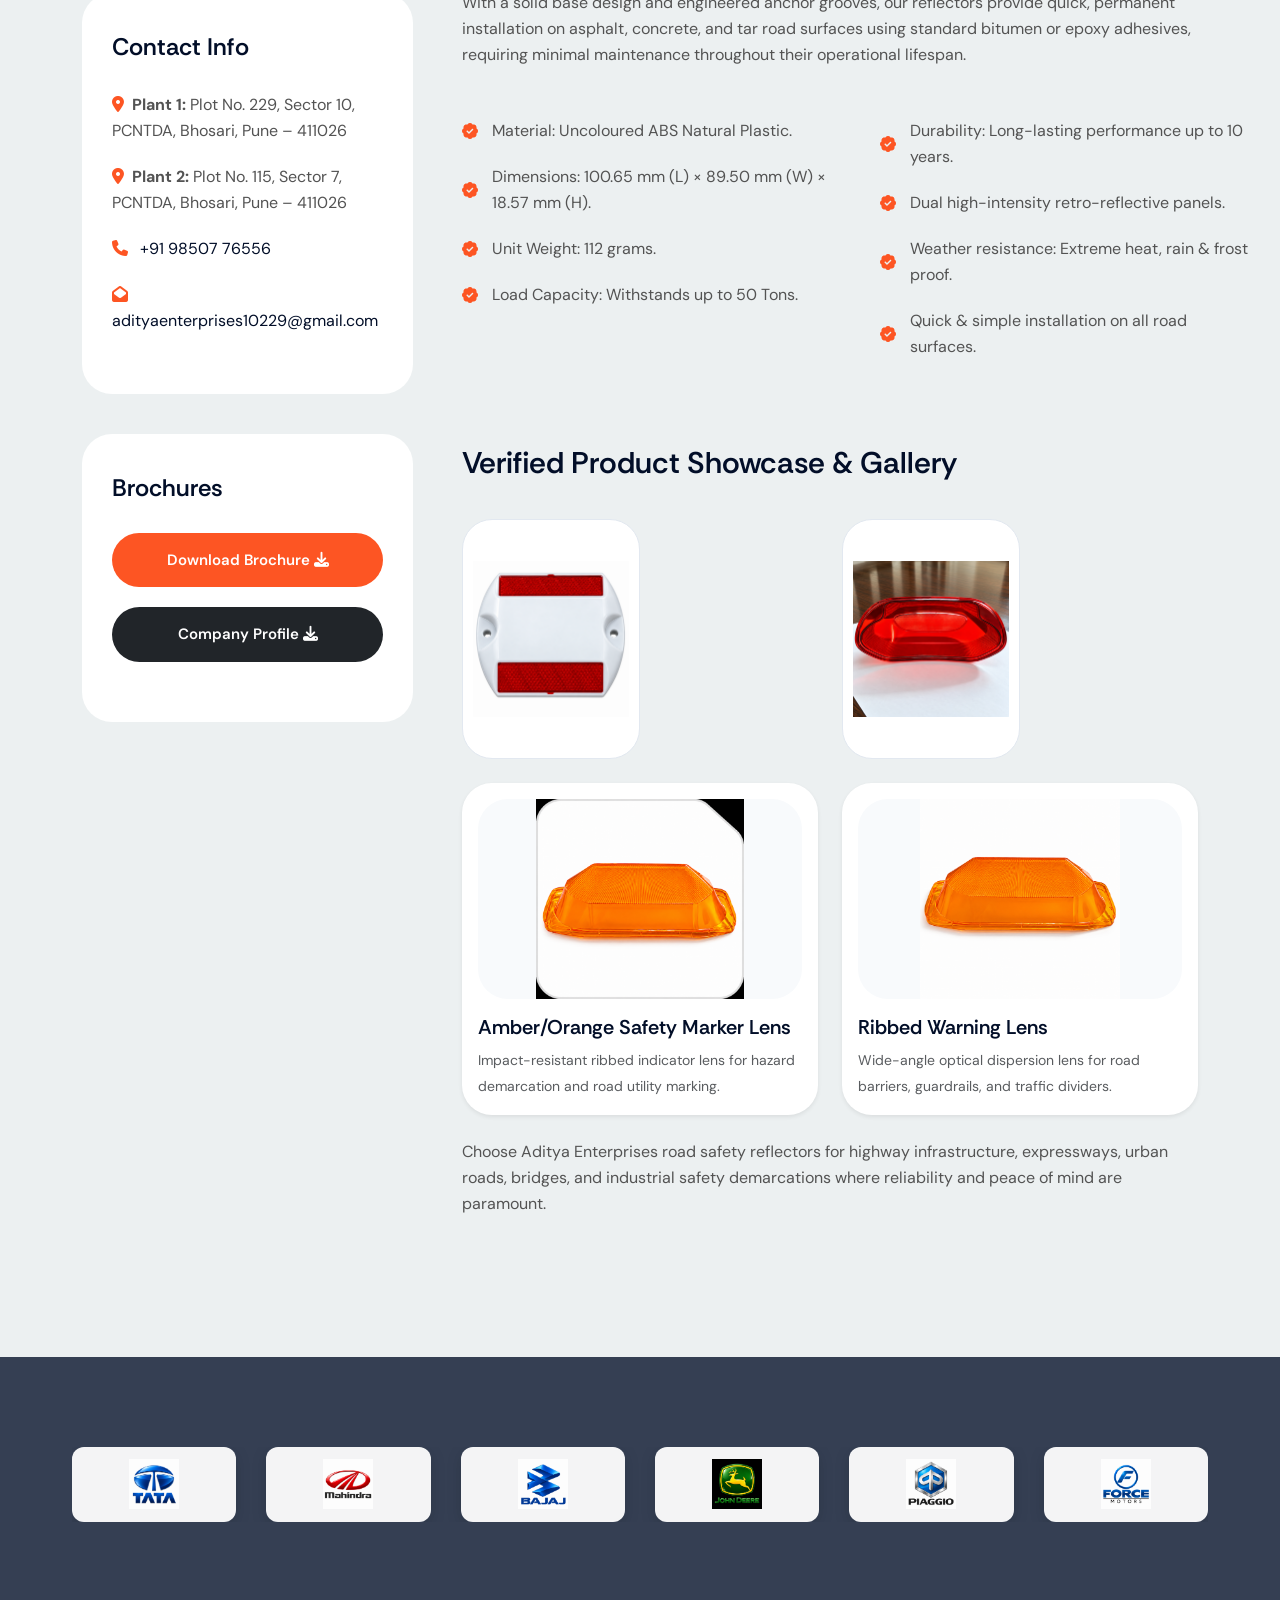
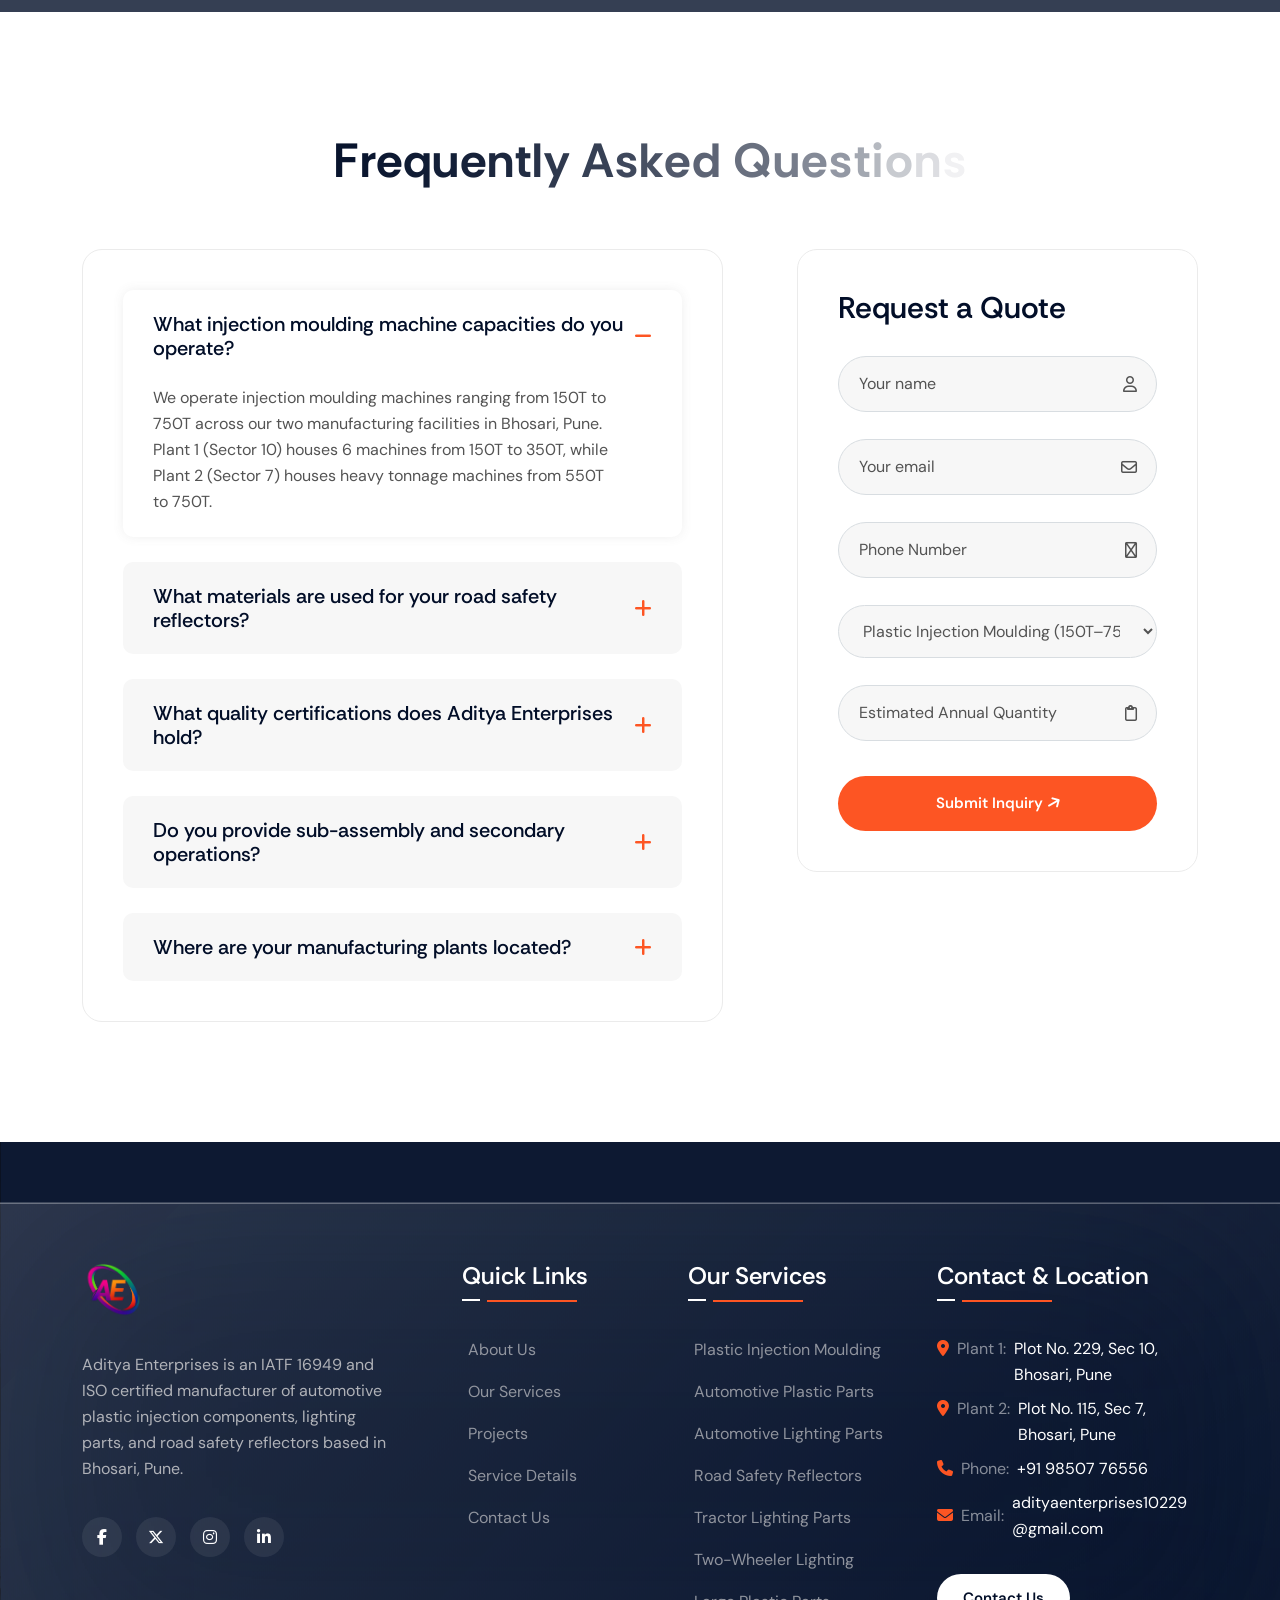
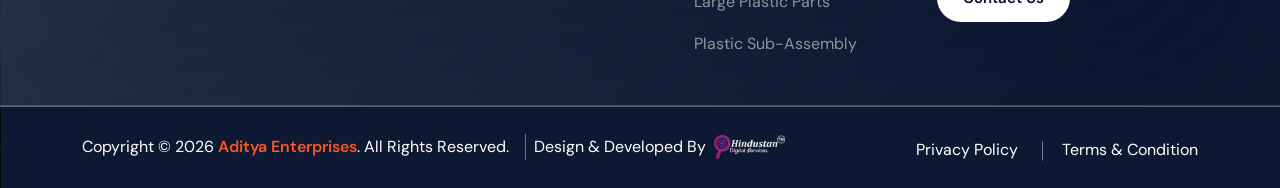
<file: service/service-details/road-safety-reflectors.html>
<!DOCTYPE html>
<html lang="zxx">

<head>
    <meta charset="utf-8">
    <meta http-equiv="x-ua-compatible" content="ie=edge">
    <meta name="viewport" content="width=device-width, initial-scale=1, shrink-to-fit=no">
    <meta name="description" content="Heavy-duty ABS road safety reflectors and raised pavement markers with 50-ton load resistance, up to 10-year durability, and high retro-reflective visibility by Aditya Enterprises.">
    <meta name="keywords" content="Road Safety Reflector Manufacturer, Raised Pavement Markers India, Road Studs Bhosari Pune, 50 Ton Road Reflector, ABS Plastic Road Studs, Traffic Safety Products India">
    <meta name="author" content="Aditya Enterprises">
    <meta property="og:type" content="website">
    <meta property="og:title" content="Road Safety Reflectors & Raised Pavement Markers | Aditya Enterprises">
    <meta property="og:description" content="50-ton load resistant ABS road safety reflectors with micro-prismatic retro-reflectivity and 10-year all-weather durability.">
    <meta property="og:image" content="../../assets/images/logo-transferent.png">
    <meta name="twitter:card" content="summary_large_image">
    <meta name="twitter:title" content="Road Safety Reflectors & Raised Pavement Markers | Aditya Enterprises">
    <meta name="twitter:description" content="50-ton load resistant ABS road safety reflectors with micro-prismatic retro-reflectivity and 10-year all-weather durability.">
    <title>Road Safety Reflectors & Raised Pavement Markers | Aditya Enterprises</title>
    <link rel="apple-touch-icon" href="../../assets/images/favicon.png">
    <link rel="shortcut icon" href="../../assets/images/favicon.ico">
    <!-- Google Fonts -->
    <link rel="preconnect" href="https://fonts.googleapis.com">
    <link rel="preconnect" href="https://fonts.gstatic.com" crossorigin>
    <link href="https://fonts.googleapis.com/css2?family=DM+Sans:ital,opsz,wght@0,9..40,100..1000;1,9..40,100..1000&family=Rethink+Sans:ital,wght@0,400..800;1,400..800&display=swap" rel="stylesheet">
    <!-- CSS Files -->
    <link rel="stylesheet" href="../../assets/css/bootstrap.min.css">
    <link rel="stylesheet" href="../../assets/css/fancybox.css">
    <link rel="stylesheet" href="../../assets/css/swiper-bundle.min.css">
    <link rel="stylesheet" href="https://cdnjs.cloudflare.com/ajax/libs/font-awesome/6.7.2/css/all.min.css">
    <link rel="stylesheet" href="../../assets/css/jarallax.min.css">
    <link rel="stylesheet" href="../../assets/css/nice-select.css">
    <link rel="stylesheet" href="../../assets/css/jquery.datepicker.css">
    <link rel="stylesheet" href="../../assets/css/jquery.timepicker.min.css">
    <!-- Style CSS -->
    <link rel="stylesheet" href="../../assets/css/style.css">

    <!--[if lt IE 9]>
    <script src="https://oss.maxcdn.com/html5shiv/3.7.2/html5shiv.min.js"></script>
    <script src="https://oss.maxcdn.com/respond/1.4.2/respond.min.js"></script>
    <![endif]-->
</head>

<body>
    <div class="main-overlay"></div>
    <!-- Canvas Menu Start -->
    <div class="canvas-menu d-flex flex-column">
        <div class="d-flex justify-content-between w-100 mb-4 align-items-center">
            <!-- Logo Here -->
            <div class="logo">
                <a href="../../index.html" class="d-inline-flex align-items-center text-decoration-none">
                    <img src="../../assets/images/logo-transferent.png" alt="Aditya Enterprises Logo">
                    <span class="brand-name ms-2">Aditya Enterprises</span>
                </a>
            </div>
            <!-- Close Button -->
            <button type="button" class="canvas-close" aria-label="Close">
                <svg width="33" height="34" viewBox="0 0 37 38" fill="none" xmlns="http://www.w3.org/2000/svg">
                    <path d="M9.19141 9.80762L27.5762 28.1924" stroke="currentColor" stroke-width="1.5"
                        stroke-linecap="round" stroke-linejoin="round"></path>
                    <path d="M9.19141 28.1924L27.5762 9.80761" stroke="currentColor" stroke-width="1.5"
                        stroke-linecap="round" stroke-linejoin="round"></path>
                </svg>
            </button>
        </div>
        <p>Aditya Enterprises is a premier manufacturer of high-precision automotive plastic components, lighting assemblies, and durable ABS road safety reflectors with dual manufacturing units in Bhosari, Pune.</p>
        <!-- Vertical Menu Start-->
        <div class="mt-3">
            <h5>Navigation</h5>
            <nav class="mt-4">
                <ul class="vertical-menu">
                    <li><a href="../../index.html">Home</a></li>
                    <li><a href="../../about.html">About Us</a></li>
                    <li><a href="../../services.html">Services</a></li>
                    <li><a href="plastic-injection-moulding.html">Service Details</a></li>
                    <li><a href="../../projects.html">Projects</a></li>
                    <li><a href="../../contact.html">Contact Us</a></li>
                </ul>
            </nav>
        </div>

        <!-- social icons -->
        <div class="social-share null mt-3">
            <a href="#"><i class="fab fa-facebook-f"></i></a>
            <a href="#"><i class="fab fa-x-twitter"></i></a>
            <a href="#"><i class="fab fa-instagram"></i></a>
            <a href="#"><i class="fab fa-pinterest"></i></a>
            <a href="#"><i class="fab fa-linkedin-in"></i></a>
            <a href="#"><i class="fab fa-youtube"></i></a>
        </div>
        <a href="../../contact.html" class="btn btn-primary mt-5"> Contact Us <i class="fa fa-arrow-right"></i><span></span></a>
    </div>
    <!-- Canvas Menu End -->

    <div class="search-popup offcanvas offcanvas-top" id="offcanvas-search" data-bs-scroll="true">
        <div class="container d-flex flex-row py-5 align-items-center position-relative">
            <button type="button" class="btn-close bg-primary rounded-5" data-bs-dismiss="offcanvas" aria-label="Close"></button>
            <div class="col-lg-9 mx-auto">
                <form class="search-form w-100 mb-5">
                    <input id="search-form" type="text" class="form-control shadow-1" placeholder="Type keyword and hit enter">
                </form>
            </div>
        </div>
    </div>

    <!-- Header Start -->
    <header class="header header-default">
        <div class="sticky-height"></div>
        <div class="header-wrapper">
            <!-- Navigation Menu Start -->
            <div class="header-nav-wrapper header-sticky">
                <nav class="navbar navbar-expand-xl">
                    <div class="container">
                        <a href="../../index.html" class="navbar-brand">
                            <img src="../../assets/images/logo-transferent.png" alt="Aditya Enterprises Logo" class="img-fluid">
                            <span class="brand-name">Aditya Enterprises</span>
                        </a>
                        <button class="navbar-toggler offcanvas-nav-btn" type="button">
                            Menu <svg xmlns="http://www.w3.org/2000/svg" width="14" height="12" fill="none" viewBox="0 0 14 12">
                                <path fill="#020e28" d="M0 .75Q.063.063.75 0h12.5q.687.063.75.75-.063.687-.75.75H.75Q.063 1.437 0 .75m0 5Q.063 5.063.75 5h12.5q.687.063.75.75-.063.687-.75.75H.75Q.063 6.437 0 5.75m13.25 5.75H.75q-.687-.063-.75-.75.063-.687.75-.75h12.5q.687.063.75.75-.063.687-.75.75" />
                            </svg>
                        </button>
                        <div class="nav-cta d-none d-md-flex order-lg-3">
                            <div class="d-flex align-items-center justify-content-between gap-2">
                                <button class="burger-menu icon-lg bg-light rounded-circle" aria-label="Menu">
                                    <svg xmlns="http://www.w3.org/2000/svg" width="14" height="12" fill="none" viewBox="0 0 14 12">
                                        <path fill="#020e28" d="M0 .75Q.063.063.75 0h12.5q.687.063.75.75-.063.687-.75.75H.75Q.063 1.437 0 .75m0 5Q.063 5.063.75 5h12.5q.687.063.75.75-.063.687-.75.75H.75Q.063 6.437 0 5.75m13.25 5.75H.75q-.687-.063-.75-.75.063-.687.75-.75h12.5q.687.063.75.75-.063.687-.75.75" />
                                    </svg>
                                </button>
                                <a href="../../contact.html" class="btn btn-primary"> Contact Us <i class="fa fa-arrow-right"></i><span></span></a>
                            </div>
                        </div>
                        <div class="offcanvas offcanvas-start offcanvas-nav">
                            <div class="offcanvas-header">
                                <a href="../../index.html" class="text-inverse d-inline-flex align-items-center">
                                    <img src="../../assets/images/logo-transferent.png" alt="Aditya Enterprises Logo">
                                    <span class="brand-name ms-2">Aditya Enterprises</span>
                                </a>
                                <button type="button" class="btn-close bg-primary" data-bs-dismiss="offcanvas" aria-label="Close"></button>
                            </div>
                            <div class="offcanvas-body pt-0 align-items-center justify-content-between">
                                <ul class="navbar-nav mx-auto align-items-lg-center">
                                    <li class="nav-item">
                                        <a class="nav-link" href="../../index.html">Home</a>
                                    </li>
                                    <li class="nav-item">
                                        <a class="nav-link" href="../../about.html">About Us</a>
                                    </li>
                                    <li class="nav-item dropdown">
                                        <a class="nav-link dropdown-toggle active" href="../../services.html" role="button" data-bs-toggle="dropdown" aria-expanded="false">Services</a>
                                        <ul class="dropdown-menu">
                                            <li><a class="dropdown-item" href="../../services.html">Our Services</a></li>
                                            <li><a class="dropdown-item" href="plastic-injection-moulding.html">Plastic Injection Moulding</a></li>
                                            <li><a class="dropdown-item" href="automotive-plastic-components.html">Automotive Plastic Components</a></li>
                                            <li><a class="dropdown-item" href="automotive-lighting-components.html">Automotive Lighting Components</a></li>
                                            <li><a class="dropdown-item" href="road-safety-reflectors.html">Road Safety Reflectors</a></li>
                                            <li><a class="dropdown-item" href="tractor-lighting-components.html">Tractor Lighting Components</a></li>
                                            <li><a class="dropdown-item" href="two-wheeler-lighting-components.html">Two-Wheeler Lighting Components</a></li>
                                            <li><a class="dropdown-item" href="large-plastic-components.html">Large Plastic Components (550T&ndash;750T)</a></li>
                                            <li><a class="dropdown-item" href="plastic-injection-moulding-sub-assembly.html">Plastic Sub-Assembly &amp; Welding</a></li>
                                        </ul>
                                    </li>
                                    <li class="nav-item">
                                        <a class="nav-link" href="../../projects.html">Projects</a>
                                    </li>
                                    <li class="nav-item">
                                        <a class="nav-link" href="../../contact.html">Contact Us</a>
                                    </li>
                                </ul>
                            </div>
                        </div>
                    </div>
                </nav>
            </div>
        </div>
    </header>
    <!-- Header End -->

    <!-- Promo Section Start -->
    <section class="promo-sec bg-cover jarallax" data-jarallax data-speed=".4">
        <img src="../../assets/images/serv1.png" alt="Road Safety Reflectors & Raised Pavement Markers" class="jarallax-img">
        <div class="parallax-overly"></div>
        <div class="container">
            <div class="row">
                <div class="col-lg-12">
                    <div class="promo-wrap">
                        <h1 class="display-2 text-info">Road Safety Reflectors & Raised Pavement Markers</h1>
                        <nav aria-label="breadcrumb">
                            <ol class="breadcrumb">
                                <li class="breadcrumb-item">
                                    <a href="../../index.html">Home</a>
                                </li>
                                <li class="breadcrumb-item">
                                    <a href="../../services.html">Services</a>
                                </li>
                                <li class="breadcrumb-item active" aria-current="page">Road Safety Reflectors & Raised Pavement Markers</li>
                            </ol>
                        </nav>
                    </div>
                </div>
            </div>
        </div>
    </section>
    <!-- Promo Section End -->

    <!-- Services Section Start -->
    <div class="single-service bg-shade sec-padding">
        <div class="container">
            <div class="row">
                <div class="col-lg-4 order-lg-1 order-2">
                    <aside class="sidebar services-sidebar">
                        <div class="widget">
                            <h3 class="widget-title">Our Services</h3>
                            <nav class="service-nav">
                                <ul>
                                    <li><a href="plastic-injection-moulding.html">Plastic Injection Moulding</a> <span><i class="fa fa-arrow-right"></i></span></li>
                                    <li><a href="automotive-plastic-components.html">Automotive Plastic Components</a> <span><i class="fa fa-arrow-right"></i></span></li>
                                    <li><a href="automotive-lighting-components.html">Automotive Lighting Components</a> <span><i class="fa fa-arrow-right"></i></span></li>
                                    <li class="active"><a href="road-safety-reflectors.html">Road Safety Reflectors</a> <span><i class="fa fa-arrow-right"></i></span></li>
                                    <li><a href="tractor-lighting-components.html">Tractor Lighting Components</a> <span><i class="fa fa-arrow-right"></i></span></li>
                                    <li><a href="two-wheeler-lighting-components.html">Two-Wheeler Lighting Components</a> <span><i class="fa fa-arrow-right"></i></span></li>
                                    <li><a href="large-plastic-components.html">Large Plastic Components (550T&ndash;750T)</a> <span><i class="fa fa-arrow-right"></i></span></li>
                                    <li><a href="plastic-injection-moulding-sub-assembly.html">Plastic Moulding & Sub-Assembly</a> <span><i class="fa fa-arrow-right"></i></span></li>
                                </ul>
                            </nav>
                        </div>
                        <!-- Widget End -->
                        <div class="widget">
                            <h3 class="widget-title">Contact Info</h3>
                            <div class="social-contact">
                                <p><i class="me-2 fa fa-location-dot text-primary"></i><strong>Plant 1:</strong> Plot No. 229, Sector 10, PCNTDA, Bhosari, Pune &ndash; 411026</p>
                                <p><i class="me-2 fa fa-location-dot text-primary"></i><strong>Plant 2:</strong> Plot No. 115, Sector 7, PCNTDA, Bhosari, Pune &ndash; 411026</p>
                                <p><i class="me-2 fa fa-phone text-primary"></i> <a href="tel:+919850776556">+91 98507 76556</a></p>
                                <p><i class="me-2 fa fa-envelope-open text-primary"></i><a href="mailto:adityaenterprises10229@gmail.com">adityaenterprises10229@gmail.com</a></p>
                            </div>
                        </div>
                        <div class="widget broucher-widget">
                            <h3 class="widget-title">Brochures</h3>
                            <a href="../../Aditya%20Enterprices%20Brochure.pdf" target="_blank" class="btn btn-primary w-100"> Download Brochure <i class="fa fa-download"></i> <span></span></a>
                            <a href="../../Aditya%20Enterprises%20Company%20Profile.pdf" target="_blank" class="btn btn-dark text-white w-100">Company Profile <i class="fa fa-download"></i> <span></span></a>
                        </div>
                    </aside>
                </div>
                <div class="col-lg-8 order-lg-2 order-1">
                    <div class="service-thumb mb-4">
                        <img src="../../assets/images-data/White Road Reflector with Red Panels.png" alt="White Road Reflector with Red Reflective Panels - Aditya Enterprises" class="img-fluid round w-100" style="max-height: 440px; object-fit: contain; background: #ffffff; padding: 15px; border: 1px solid #e2e8f0;">
                    </div>
                    <h2 class="display-3">Road Safety Reflectors & Raised Pavement Markers</h2>
                    <p>Aditya Enterprises is a leading manufacturer of high-durability Road Safety Reflectors (Raised Pavement Markers / Road Studs) engineered to improve nighttime highway visibility, delineate traffic lanes, and protect motorists under low-light and adverse weather conditions.</p>
                    <p>Manufactured at our Bhosari MIDC facility in Pune, our road reflectors are built from uncoloured ABS (Acrylonitrile Butadiene Styrene) natural plastic, delivering exceptional impact resistance, structural toughness, and up to <strong>50-ton load resistance</strong> against heavy commercial traffic.</p>

                    <h3 class="display-3">Technical Specifications & Performance Features</h3>
                    <p>Our raised pavement markers feature precision-engineered micro-prismatic reflective panels that reflect headlight beams back to drivers with maximum photometric luminance, even during heavy rainfall and dense fog.</p>
                    <p>With a solid base design and engineered anchor grooves, our reflectors provide quick, permanent installation on asphalt, concrete, and tar road surfaces using standard bitumen or epoxy adhesives, requiring minimal maintenance throughout their operational lifespan.</p>

                    <div class="d-sm-flex list-single mb-4">
                        <ul class="ct-list">
                            <li>Material: Uncoloured ABS Natural Plastic.</li>
                            <li>Dimensions: 100.65 mm (L) × 89.50 mm (W) × 18.57 mm (H).</li>
                            <li>Unit Weight: 112 grams.</li>
                            <li>Load Capacity: Withstands up to 50 Tons.</li>
                        </ul>
                        <ul class="ct-list">
                            <li>Durability: Long-lasting performance up to 10 years.</li>
                            <li>Dual high-intensity retro-reflective panels.</li>
                            <li>Weather resistance: Extreme heat, rain & frost proof.</li>
                            <li>Quick & simple installation on all road surfaces.</li>
                        </ul>
                    </div>

                    <h3 class="display-3">Verified Product Showcase &amp; Gallery</h3>
                    <div class="d-sm-flex gap-4 gallery-single mb-4 pt-2">
                        <a href="../../assets/images-data/White Road Reflector with Red Panels.png" data-fancybox="gallery" data-caption="White ABS Road Reflector with Dual Red Panels" class="d-block flex-grow-1 mb-3 mb-sm-0">
                            <img src="../../assets/images-data/White Road Reflector with Red Panels.png" alt="White ABS Road Reflector with Dual Red Panels" class="img-fluid round w-100" style="height: 240px; object-fit: contain; background: #ffffff; padding: 10px; border: 1px solid #e2e8f0;">
                        </a>
                        <a href="../../assets/images-data/Glossy Red Automotive Tail Light Lens.png" data-fancybox="gallery" data-caption="High-Reflectance Micro-Prismatic Lens" class="d-block flex-grow-1">
                            <img src="../../assets/images-data/Glossy Red Automotive Tail Light Lens.png" alt="High-Reflectance Micro-Prismatic Lens" class="img-fluid round w-100" style="height: 240px; object-fit: contain; background: #ffffff; padding: 10px; border: 1px solid #e2e8f0;">
                        </a>
                    </div>
                    <div class="row gy-4 mb-4">
                        <div class="col-sm-6">
                            <div class="card border-0 shadow-sm round p-3 h-100 bg-white">
                                <a href="../../assets/images-data/Studio Orange Ribbed Marker Lens.png" data-fancybox="gallery" data-caption="Amber/Orange Safety Marker Lens">
                                    <img src="../../assets/images-data/Studio Orange Ribbed Marker Lens.png" alt="Amber/Orange Safety Marker Lens" class="img-fluid round mb-3 w-100" style="height: 200px; object-fit: contain; background: #f8fafc;">
                                </a>
                                <h4 class="h5 mb-2">Amber/Orange Safety Marker Lens</h4>
                                <p class="small text-muted mb-0">Impact-resistant ribbed indicator lens for hazard demarcation and road utility marking.</p>
                            </div>
                        </div>
                        <div class="col-sm-6">
                            <div class="card border-0 shadow-sm round p-3 h-100 bg-white">
                                <a href="../../assets/images-data/Amber Ribbed Lens Cover on White.png" data-fancybox="gallery" data-caption="Ribbed Warning Lens">
                                    <img src="../../assets/images-data/Amber Ribbed Lens Cover on White.png" alt="Ribbed Warning Lens" class="img-fluid round mb-3 w-100" style="height: 200px; object-fit: contain; background: #f8fafc;">
                                </a>
                                <h4 class="h5 mb-2">Ribbed Warning Lens</h4>
                                <p class="small text-muted mb-0">Wide-angle optical dispersion lens for road barriers, guardrails, and traffic dividers.</p>
                            </div>
                        </div>
                    </div>

                    <p>Choose Aditya Enterprises road safety reflectors for highway infrastructure, expressways, urban roads, bridges, and industrial safety demarcations where reliability and peace of mind are paramount.</p>
                </div>
            </div>
        </div>
    </div>
    <!-- Services Section End -->

    <!-- Brands Section Start -->
    <section class="brands-sec bg-cover jarallax" data-jarallax data-speed=".4">
        <img src="../../assets/images/aerial-view-factory-trucks-parked-near-warehouse-daytime.jpg" alt="Aerial view factory trucks parked near warehouse" class="jarallax-img">
        <div class="parallax-overly"></div>
        <div class="container ct-container">
            <div class="row">
                <div class="col-lg-12">
                    <div class="brands-carousel swiper">
                        <div class="swiper-wrapper">
                            <div class="swiper-slide">
                                <a href="javascript:void(0)" title="Tata Motors"><img src="../../assets/clients/Glossy Blue Tata Corporate Logo.png" alt="Tata Motors"></a>
                            </div>
                            <div class="swiper-slide">
                                <a href="javascript:void(0)" title="Mahindra"><img src="../../assets/clients/Mahindra Glossy Red Logo on White.png" alt="Mahindra"></a>
                            </div>
                            <div class="swiper-slide">
                                <a href="javascript:void(0)" title="Bajaj Auto"><img src="../../assets/clients/Glossy Blue Bajaj Emblem and Wordmark.png" alt="Bajaj Auto"></a>
                            </div>
                            <div class="swiper-slide">
                                <a href="javascript:void(0)" title="John Deere"><img src="../../assets/clients/Glossy John Deere Emblem on Black.png" alt="John Deere"></a>
                            </div>
                            <div class="swiper-slide">
                                <a href="javascript:void(0)" title="Piaggio"><img src="../../assets/clients/Glossy Piaggio Emblem and Branding.png" alt="Piaggio"></a>
                            </div>
                            <div class="swiper-slide">
                                <a href="javascript:void(0)" title="Force Motors"><img src="../../assets/clients/Force Motors Blue Emblem Logo.png" alt="Force Motors"></a>
                            </div>
                            <div class="swiper-slide">
                                <a href="javascript:void(0)" title="Lumax Industries"><img src="../../assets/clients/LUMAX Geometric Corporate Logo.png" alt="Lumax Industries"></a>
                            </div>
                            <div class="swiper-slide">
                                <a href="javascript:void(0)" title="Uno Minda"><img src="../../assets/clients/UNO MINDA Ribbon Logo.png" alt="Uno Minda"></a>
                            </div>
                            <div class="swiper-slide">
                                <a href="javascript:void(0)" title="Royal Enfield"><img src="../../assets/clients/Royal Enfield Emblem and Wordmark.png" alt="Royal Enfield"></a>
                            </div>
                            <div class="swiper-slide">
                                <a href="javascript:void(0)" title="Kawasaki"><img src="../../assets/clients/Kawasaki Green Emblem and Wordmark.png" alt="Kawasaki"></a>
                            </div>
                            <div class="swiper-slide">
                                <a href="javascript:void(0)" title="Toyota"><img src="../../assets/clients/Chrome Toyota Emblem with Red Wordmark.png" alt="Toyota"></a>
                            </div>
                            <div class="swiper-slide">
                                <a href="javascript:void(0)" title="Mercedes-Benz"><img src="../../assets/clients/Chrome Mercedes-Benz Emblem on Black.png" alt="Mercedes-Benz"></a>
                            </div>
                            <div class="swiper-slide">
                                <a href="javascript:void(0)" title="Volkswagen"><img src="../../assets/clients/Glossy Chrome Volkswagen Emblem.png" alt="Volkswagen"></a>
                            </div>
                            <div class="swiper-slide">
                                <a href="javascript:void(0)" title="Nissan"><img src="../../assets/clients/Polished Nissan Chrome Emblem.png" alt="Nissan"></a>
                            </div>
                        </div>
                    </div>
                </div>
            </div>
        </div>
    </section>
    <!-- Brands Section End -->

    <!-- FAQ Section Start -->
    <section class="faq-sec faq-sec4 sec-padding">
        <div class="container">
            <div class="sec-intro mx-auto text-center">
                <h2 class="sec-title">Frequently Asked Questions</h2>
            </div>
            <div class="row gy-4">
                <div class="col-lg-7">
                    <div class="faq-accordion rounded-4" id="tv-accordion">
                        <div class="accordion-item active">
                            <h2 class="accordion-header" id="headingOne">
                                <button class="accordion-button display-5" type="button" data-bs-toggle="collapse" data-bs-target="#collapseOne" aria-expanded="true" aria-controls="collapseOne">
                                    What injection moulding machine capacities do you operate?
                                </button>
                            </h2>
                            <div id="collapseOne" class="accordion-collapse collapse show" aria-labelledby="headingOne" data-bs-parent="#tv-accordion">
                                <div class="accordion-body">
                                    <p>We operate injection moulding machines ranging from 150T to 750T across our two manufacturing facilities in Bhosari, Pune. Plant 1 (Sector 10) houses 6 machines from 150T to 350T, while Plant 2 (Sector 7) houses heavy tonnage machines from 550T to 750T.</p>
                                </div>
                            </div>
                        </div>
                        <div class="accordion-item">
                            <h2 class="accordion-header" id="headingTwo">
                                <button class="accordion-button display-5 collapsed" type="button" data-bs-toggle="collapse" data-bs-target="#collapseTwo" aria-expanded="false" aria-controls="collapseTwo">
                                    What materials are used for your road safety reflectors?
                                </button>
                            </h2>
                            <div id="collapseTwo" class="accordion-collapse collapse" aria-labelledby="headingTwo" data-bs-parent="#tv-accordion">
                                <div class="accordion-body">
                                    <p>Our road safety reflectors (raised pavement markers) are manufactured using uncoloured ABS (Acrylonitrile Butadiene Styrene) natural plastic, delivering up to 50-ton load resistance, high retro-reflective visibility in low-light conditions, and up to 10 years of weather resistance.</p>
                                </div>
                            </div>
                        </div>
                        <div class="accordion-item">
                            <h2 class="accordion-header" id="headingThree">
                                <button class="accordion-button display-5 collapsed" type="button" data-bs-toggle="collapse" data-bs-target="#collapseThree" aria-expanded="false" aria-controls="collapseThree">
                                    What quality certifications does Aditya Enterprises hold?
                                </button>
                            </h2>
                            <div id="collapseThree" class="accordion-collapse collapse" aria-labelledby="headingThree" data-bs-parent="#tv-accordion">
                                <div class="accordion-body">
                                    <p>Aditya Enterprises operates under IATF 16949, ISO 9001, and ISO 14001 certified quality management systems, incorporating in-process inspection, traceability systems, customer-specific quality requirements, and a zero-defect manufacturing approach.</p>
                                </div>
                            </div>
                        </div>
                        <div class="accordion-item">
                            <h2 class="accordion-header" id="headingFour">
                                <button class="accordion-button display-5 collapsed" type="button" data-bs-toggle="collapse" data-bs-target="#collapseFour" aria-expanded="false" aria-controls="collapseFour">
                                    Do you provide sub-assembly and secondary operations?
                                </button>
                            </h2>
                            <div id="collapseFour" class="accordion-collapse collapse" aria-labelledby="headingFour" data-bs-parent="#tv-accordion">
                                <div class="accordion-body">
                                    <p>Yes, we provide full sub-assembly operations including ultrasonic welding, hot plate welding, insert moulding, secondary precision finishing, packaging, and structured dispatch solutions.</p>
                                </div>
                            </div>
                        </div>
                        <div class="accordion-item">
                            <h2 class="accordion-header" id="headingFive">
                                <button class="accordion-button display-5 collapsed" type="button" data-bs-toggle="collapse" data-bs-target="#collapseFive" aria-expanded="false" aria-controls="collapseFive">
                                    Where are your manufacturing plants located?
                                </button>
                            </h2>
                            <div id="collapseFive" class="accordion-collapse collapse" aria-labelledby="headingFive" data-bs-parent="#tv-accordion">
                                <div class="accordion-body">
                                    <p>We operate two units in PCNTDA, Bhosari, Pune &ndash; 411026: Plant 1 (Main Production Unit) at Plot No. 229, Sector 10, and Plant 2 (Auxiliary Production Unit) at Plot No. 115, Sector 7.</p>
                                </div>
                            </div>
                        </div>
                    </div>
                </div>
                <div class="col-lg-5">
                    <div class="contact-form rounded-4 position-relative">
                        <h3 class="display-4">Request a Quote</h3>
                        <div class="form-group">
                            <input type="text" placeholder="Your name">
                            <i class="fa-regular fa-user"></i>
                        </div>
                        <div class="form-group">
                            <input type="email" placeholder="Your email">
                            <i class="fa-regular fa-envelope"></i>
                        </div>
                        <div class="form-group">
                            <input type="text" placeholder="Phone Number">
                            <i class="fa-regular fa-headphones"></i>
                        </div>
                        <div class="form-group">
                            <select name="Service" id="Frieght">
                                <option value="1">Plastic Injection Moulding (150T&ndash;750T)</option>
                                <option value="2">Automotive Plastic Components</option>
                                <option value="3">Automotive Lighting Components</option>
                                <option value="4">Road Safety Reflectors (50T Load)</option>
                                <option value="5">Tractor Lighting Components</option>
                                <option value="6">Two-Wheeler Lighting Components</option>
                                <option value="7">Large Plastic Components (550T&ndash;750T)</option>
                                <option value="8">Plastic Sub-Assembly &amp; Welding</option>
                            </select>
                        </div>
                        <div class="form-group">
                            <input type="text" placeholder="Estimated Annual Quantity">
                            <i class="fa-regular fa-clipboard"></i>
                        </div>
                        <button class="btn btn-primary btn-lg w-100 mt-2">Submit Inquiry <i class="fa fa-arrow-right"></i>
                            <span></span>
                        </button>
                    </div>
                </div>
            </div>
        </div>
    </section>
    <!-- FAQ Section End -->

    <!-- Footer Start -->
    <footer class="footer bg-cover jarallax" data-jarallax data-speed=".2">
        <img src="../../assets/images/aerial-view-factory-trucks-parked-near-warehouse-daytime.jpg" alt="Aerial view factory trucks parked near warehouse" class="jarallax-img">
        <div class="parallax-overly"></div>
        <div class="container">
            <div class="row footer-widgets">
                <div class="col-lg-4 col-sm-6 mb-5 mb-lg-0">
                    <div class="footer-widget about-footer">
                        <div class="f-logo">
                            <a href="../../index.html"><img src="../../assets/images/logo-transferent.png" alt="Aditya Enterprises Logo"></a>
                        </div>
                        <p>Aditya Enterprises is an IATF 16949 and ISO certified manufacturer of automotive plastic injection components, lighting parts, and road safety reflectors based in Bhosari, Pune.</p>
                        <div class="social-share">
                            <a href="#"><i class="fab fa-facebook-f"></i></a>
                            <a href="#"><i class="fab fa-x-twitter"></i></a>
                            <a href="#"><i class="fab fa-instagram"></i></a>
                            <a href="#"><i class="fab fa-linkedin-in"></i></a>
                        </div>
                    </div>
                </div>
                <div class="col-lg-2 col-sm-4 offset-sm-1 offset-lg-0">
                    <div class="footer-widget">
                        <h3 class="widget-title">Quick Links</h3>
                        <ul>
                            <li><a href="../../about.html">About Us</a></li>
                            <li><a href="../../services.html">Our Services</a></li>
                            <li><a href="../../projects.html">Projects</a></li>
                            <li><a href="plastic-injection-moulding.html">Service Details</a></li>
                            <li><a href="../../contact.html">Contact Us</a></li>
                        </ul>
                    </div>
                </div>

                <div class="col-lg-3 ps-lg-5 col-sm-6">
                    <div class="footer-widget">
                        <h3 class="widget-title">Our Services</h3>
                        <ul>
                            <li><a href="plastic-injection-moulding.html">Plastic Injection Moulding</a></li>
                            <li><a href="automotive-plastic-components.html">Automotive Plastic Parts</a></li>
                            <li><a href="automotive-lighting-components.html">Automotive Lighting Parts</a></li>
                            <li><a href="road-safety-reflectors.html">Road Safety Reflectors</a></li>
                            <li><a href="tractor-lighting-components.html">Tractor Lighting Parts</a></li>
                            <li><a href="two-wheeler-lighting-components.html">Two-Wheeler Lighting</a></li>
                            <li><a href="large-plastic-components.html">Large Plastic Parts</a></li>
                            <li><a href="plastic-injection-moulding-sub-assembly.html">Plastic Sub-Assembly</a></li>
                        </ul>
                    </div>
                </div>

                <div class="col-lg-3 col-sm-4 offset-sm-1 offset-lg-0">
                    <div class="footer-widget contact-widget">
                        <h3 class="widget-title">Contact &amp; Location</h3>
                        <div class="opening-inner">
                            <div class="d-flex align-items-start mb-2 gap-2">
                                <span class="text-white-50 text-nowrap"><i class="fa fa-map-marker-alt text-primary me-2"></i>Plant 1:</span>
                                <span class="text-white">Plot No. 229, Sec 10, Bhosari, Pune</span>
                            </div>
                            <div class="d-flex align-items-start mb-2 gap-2">
                                <span class="text-white-50 text-nowrap"><i class="fa fa-map-marker-alt text-primary me-2"></i>Plant 2:</span>
                                <span class="text-white">Plot No. 115, Sec 7, Bhosari, Pune</span>
                            </div>
                            <div class="d-flex align-items-center mb-2 gap-2">
                                <span class="text-white-50 text-nowrap"><i class="fa fa-phone text-primary me-2"></i>Phone:</span>
                                <a href="tel:+919850776556" class="text-white text-decoration-none">+91 98507 76556</a>
                            </div>
                            <div class="d-flex align-items-center mb-2 gap-2">
                                <span class="text-white-50 text-nowrap"><i class="fa fa-envelope text-primary me-2"></i>Email:</span>
                                <a href="mailto:adityaenterprises10229@gmail.com" class="text-white text-decoration-none text-break">adityaenterprises10229@gmail.com</a>
                            </div>
                        </div>
                        <a href="../../contact.html" class="btn btn-info btn-xs mt-4">Contact Us <span></span></a>
                    </div>
                </div>
            </div>
        </div>
        <div class="footer-bottom">
            <div class="container">
                <div class="d-flex flex-wrap justify-content-between align-items-center">
                    <p class="text-info copy-right mb-0 order-2 order-md-1 d-flex flex-wrap align-items-center gap-2">
                        <span>Copyright &copy; 2026 <a href="../../index.html">Aditya Enterprises</a>. All Rights Reserved.</span>
                        <span class="d-inline-flex align-items-center gap-2 ms-md-2 ps-md-2 border-start border-secondary">
                            Design &amp; Developed By
                            <img src="../../assets/office-logo-footer.png" alt="Company Logo" style="height: 24px; width: auto; vertical-align: middle; object-fit: contain;">
                        </span>
                    </p>
                    <nav class="footer-nav order-1 order-md-2">
                        <ul>
                            <li><a href="#">Privacy Policy</a></li>
                            <li><a href="#">Terms &amp; Condition</a></li>
                        </ul>
                    </nav>
                </div>
            </div>
        </div>
    </footer>
    <!-- Footer End -->

    <!-- Scroll Top -->
    <div class="scroll-top">
        <svg class="progress-circle svg-content" height="100%" viewBox="-1 -1 102 102" width="100%">
            <path d="M50,1 a49,49 0 0,1 0,98 a49,49 0 0,1 0,-98" fill="none" stroke="black" stroke-width="2"></path>
        </svg>
    </div>

    <!-- Javascript -->
    <script src="../../assets/js/jquery-3.7.1.min.js"></script>
    <script src="../../assets/js/bootstrap.bundle.min.js"></script>
    <script src="../../assets/js/swiper-bundle.min.js"></script>
    <script src="../../assets/js/lenis.min.js"></script>
    <script src="../../assets/js/jarallax.min.js"></script>
    <script src="../../assets/js/gsap.min.js"></script>
    <script src="../../assets/js/ScrollTrigger.min.js"></script>
    <script src="../../assets/js/SplitText.js"></script>
    <script src="../../assets/js/fancybox.umd.js"></script>
    <script src="../../assets/js/isotope.pkgd.min.js"></script>
    <script src="../../assets/js/purecounter.js"></script>
    <script src="../../assets/js/jquery.marquee.min.js"></script>
    <script src="../../assets/js/jquery.nice-select.min.js"></script>
    <script src="../../assets/js/jquery.timepicker.min.js"></script>
    <script src="../../assets/js/bootstrap-datepicker.js"></script>
    <script src="../../assets/js/custom.js"></script>
</body>

</html>
</file>
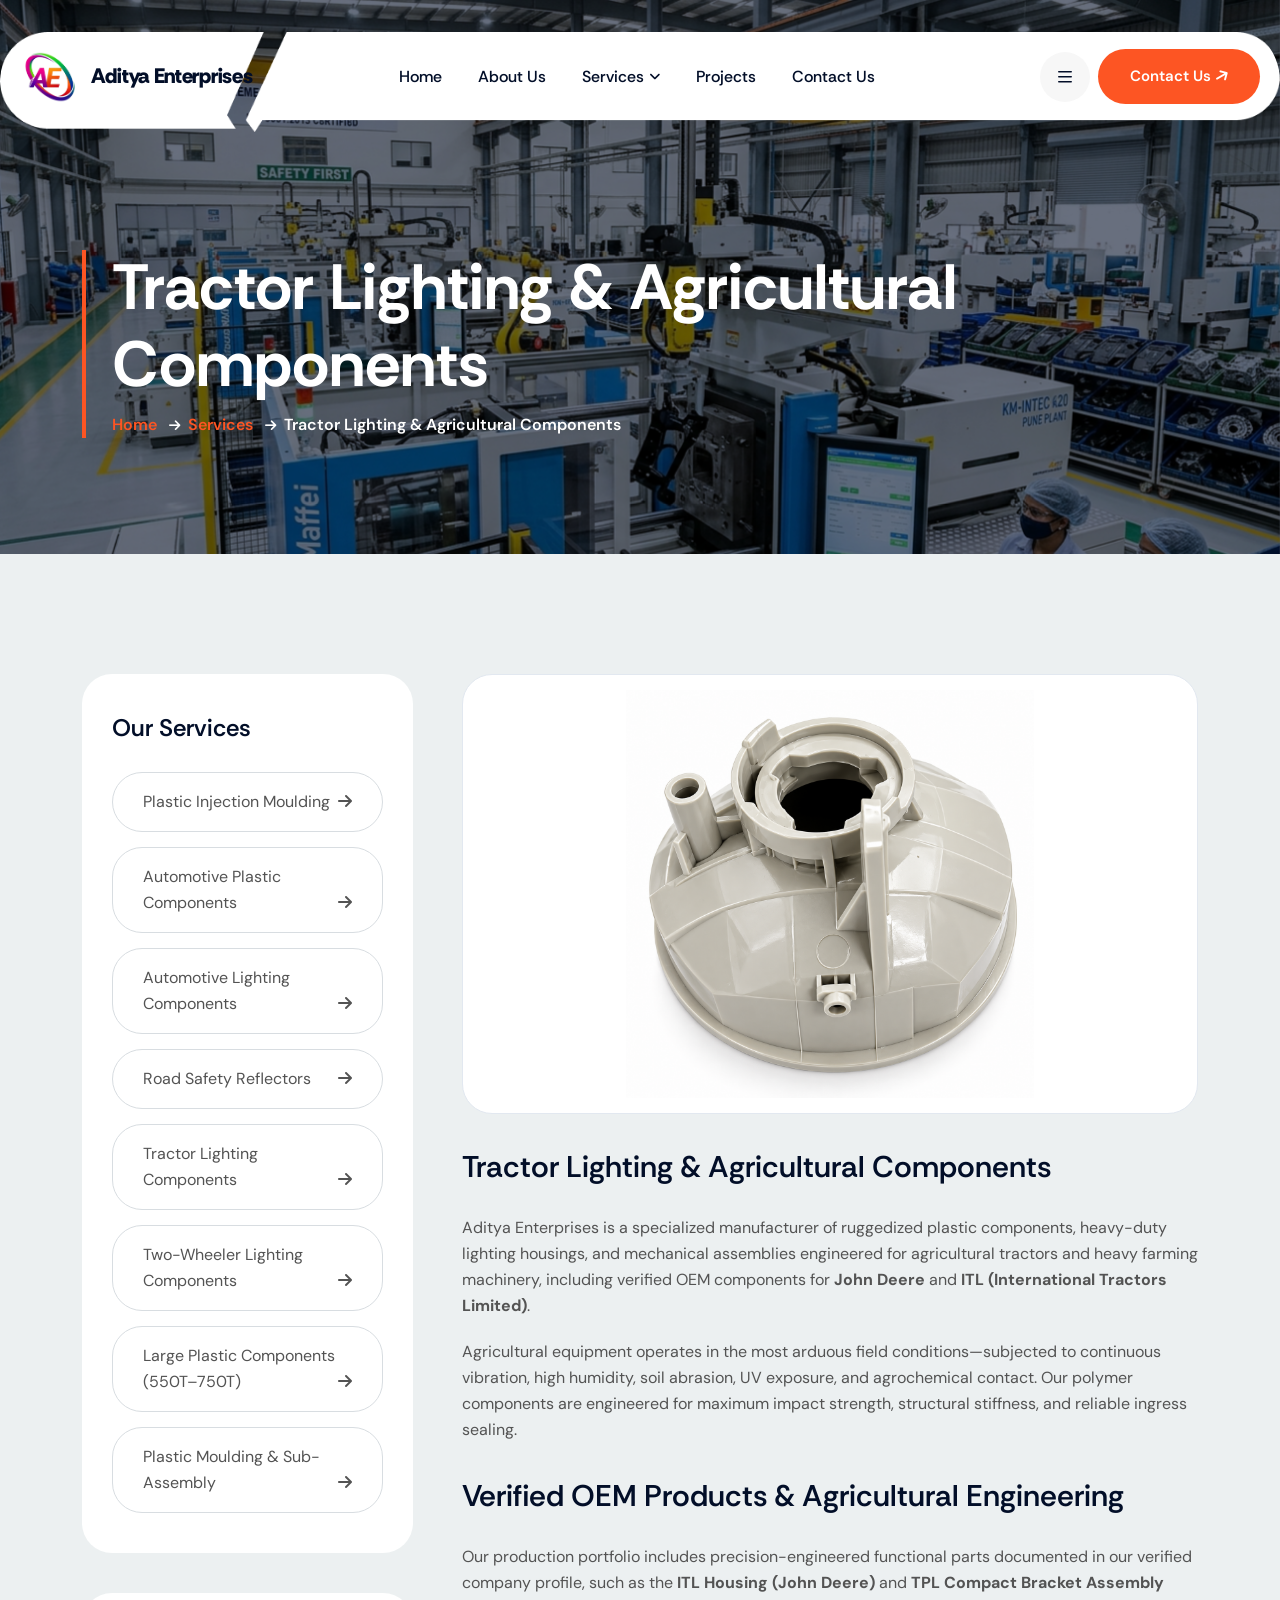
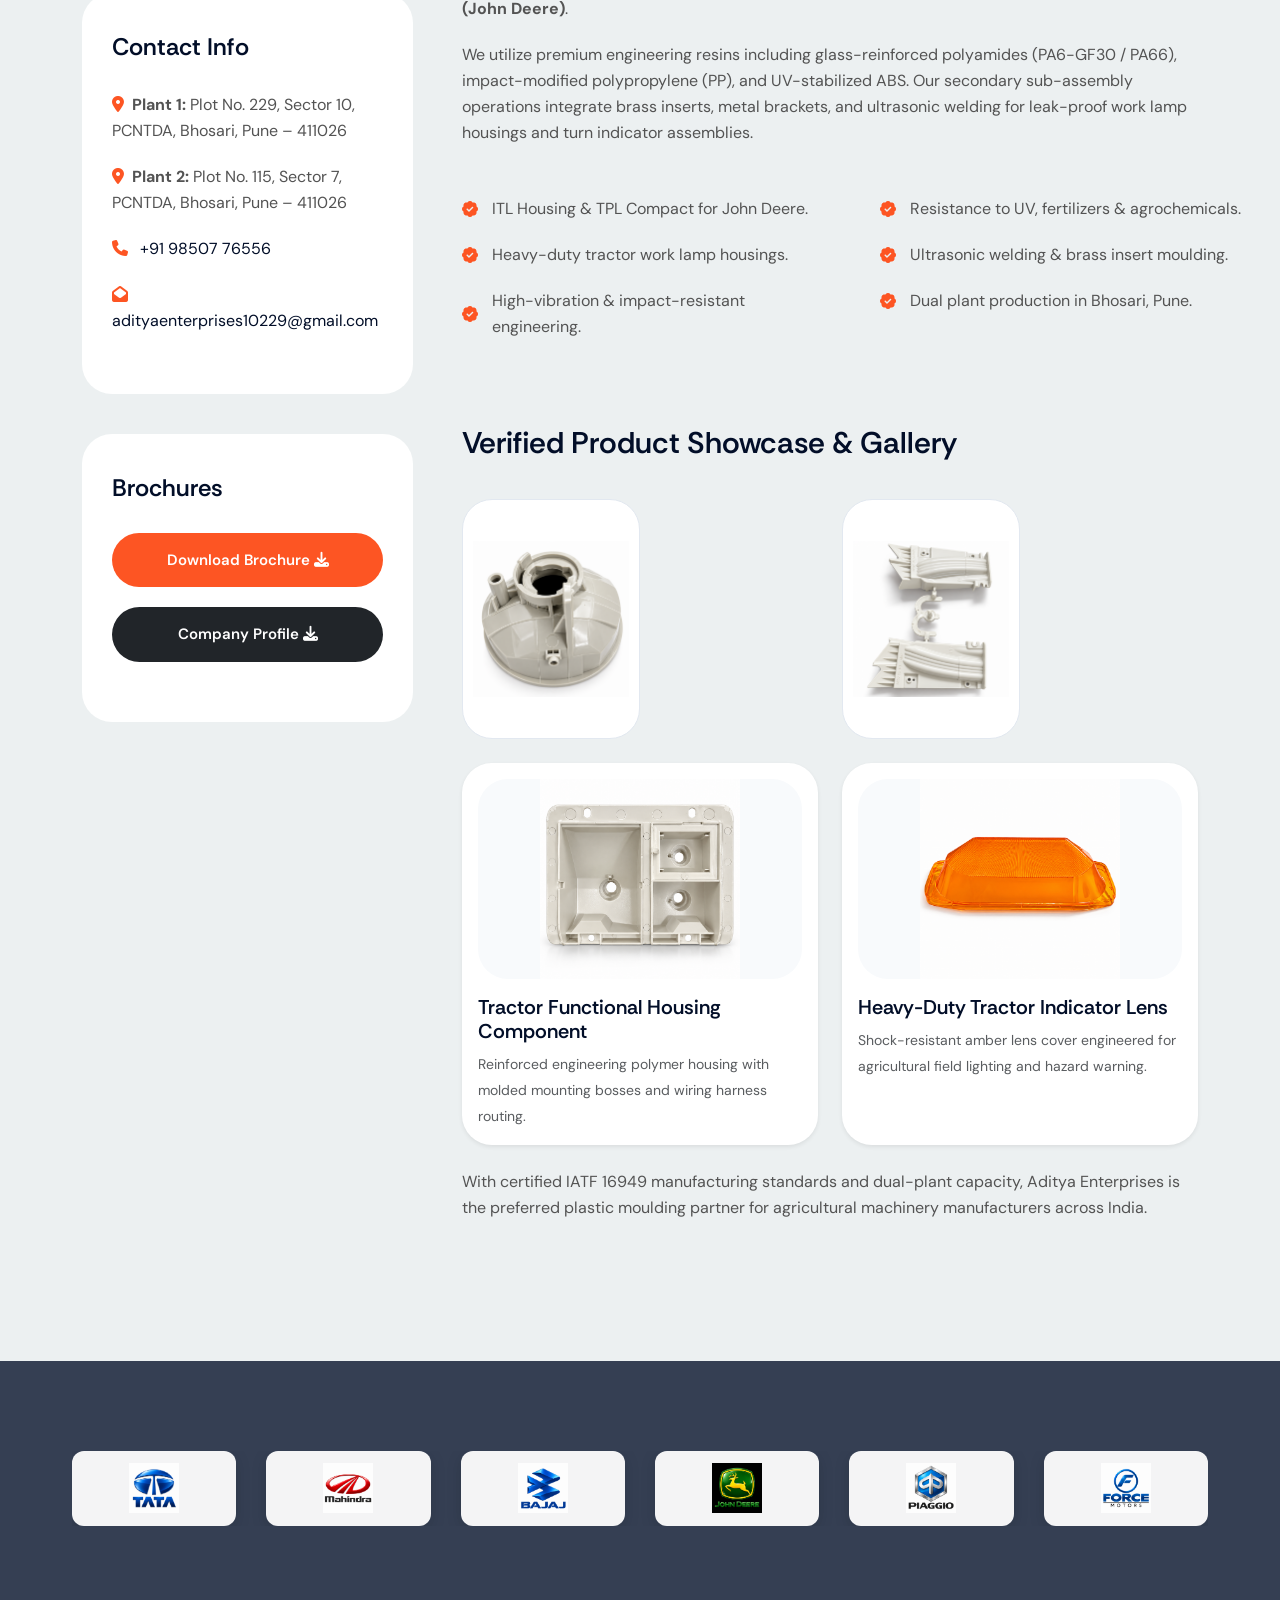
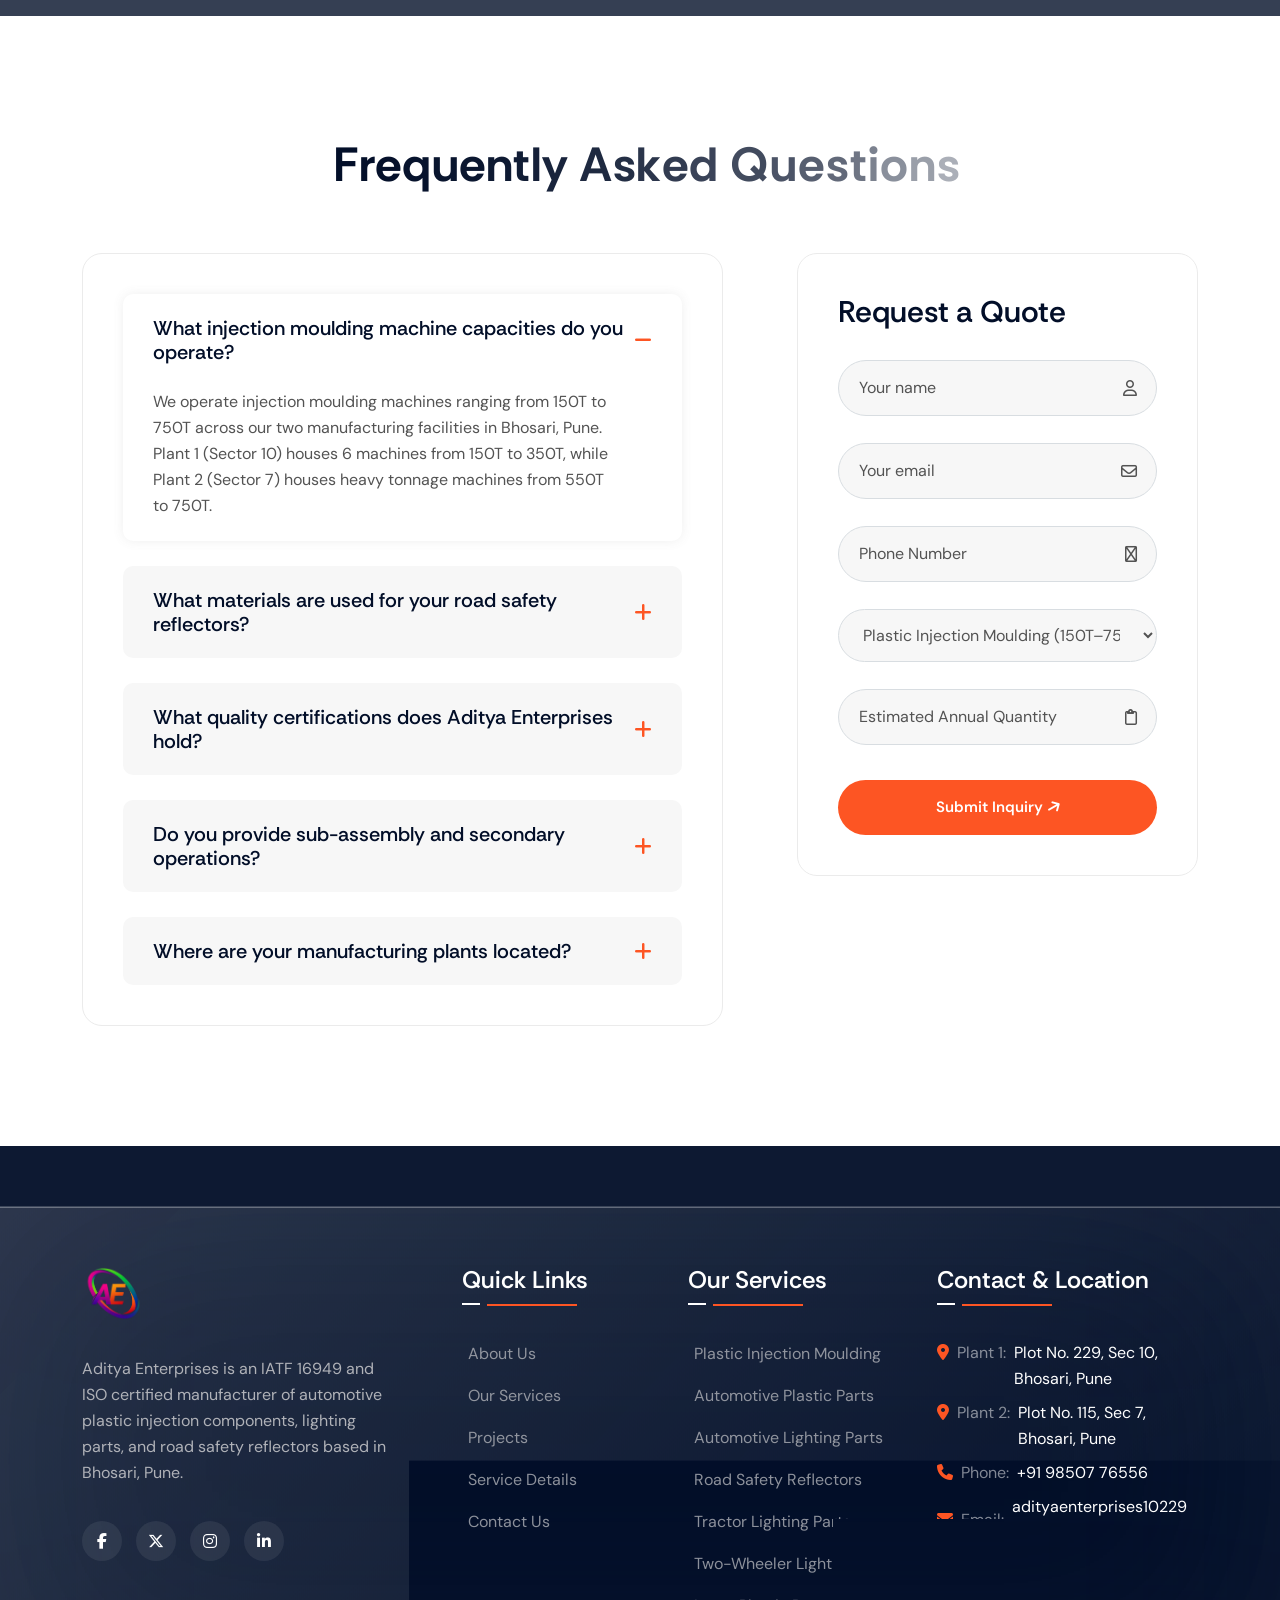
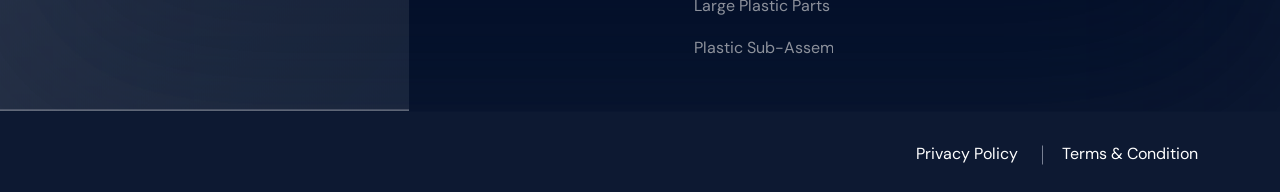
<file: service/service-details/tractor-lighting-components.html>
<!DOCTYPE html>
<html lang="zxx">

<head>
    <meta charset="utf-8">
    <meta http-equiv="x-ua-compatible" content="ie=edge">
    <meta name="viewport" content="width=device-width, initial-scale=1, shrink-to-fit=no">
    <meta name="description" content="Heavy-duty tractor lighting housings, ITL housings, TPL compact bracket assemblies, and indicator lenses manufactured for John Deere and agricultural OEMs.">
    <meta name="keywords" content="Tractor Lighting Components Manufacturer in India, John Deere Plastic Parts Supplier, ITL Housing Manufacturer, TPL Compact Bracket Assembly, Agricultural Plastic Moulding Pune">
    <meta name="author" content="Aditya Enterprises">
    <meta property="og:type" content="website">
    <meta property="og:title" content="Tractor Lighting & Agricultural Components | Aditya Enterprises">
    <meta property="og:description" content="Ruggedized lighting housings, ITL housings, and TPL compact assemblies engineered for John Deere and agricultural machinery.">
    <meta property="og:image" content="../../assets/images/logo-transferent.png">
    <meta name="twitter:card" content="summary_large_image">
    <meta name="twitter:title" content="Tractor Lighting & Agricultural Components | Aditya Enterprises">
    <meta name="twitter:description" content="Ruggedized lighting housings, ITL housings, and TPL compact assemblies engineered for John Deere and agricultural machinery.">
    <title>Tractor Lighting & Agricultural Components | Aditya Enterprises Pune</title>
    <link rel="apple-touch-icon" href="../../assets/images/favicon.png">
    <link rel="shortcut icon" href="../../assets/images/favicon.ico">
    <!-- Google Fonts -->
    <link rel="preconnect" href="https://fonts.googleapis.com">
    <link rel="preconnect" href="https://fonts.gstatic.com" crossorigin>
    <link href="https://fonts.googleapis.com/css2?family=DM+Sans:ital,opsz,wght@0,9..40,100..1000;1,9..40,100..1000&family=Rethink+Sans:ital,wght@0,400..800;1,400..800&display=swap" rel="stylesheet">
    <!-- CSS Files -->
    <link rel="stylesheet" href="../../assets/css/bootstrap.min.css">
    <link rel="stylesheet" href="../../assets/css/fancybox.css">
    <link rel="stylesheet" href="../../assets/css/swiper-bundle.min.css">
    <link rel="stylesheet" href="https://cdnjs.cloudflare.com/ajax/libs/font-awesome/6.7.2/css/all.min.css">
    <link rel="stylesheet" href="../../assets/css/jarallax.min.css">
    <link rel="stylesheet" href="../../assets/css/nice-select.css">
    <link rel="stylesheet" href="../../assets/css/jquery.datepicker.css">
    <link rel="stylesheet" href="../../assets/css/jquery.timepicker.min.css">
    <!-- Style CSS -->
    <link rel="stylesheet" href="../../assets/css/style.css">

    <!--[if lt IE 9]>
    <script src="https://oss.maxcdn.com/html5shiv/3.7.2/html5shiv.min.js"></script>
    <script src="https://oss.maxcdn.com/respond/1.4.2/respond.min.js"></script>
    <![endif]-->
</head>

<body>
    <div class="main-overlay"></div>
    <!-- Canvas Menu Start -->
    <div class="canvas-menu d-flex flex-column">
        <div class="d-flex justify-content-between w-100 mb-4 align-items-center">
            <!-- Logo Here -->
            <div class="logo">
                <a href="../../index.html" class="d-inline-flex align-items-center text-decoration-none">
                    <img src="../../assets/images/logo-transferent.png" alt="Aditya Enterprises Logo">
                    <span class="brand-name ms-2">Aditya Enterprises</span>
                </a>
            </div>
            <!-- Close Button -->
            <button type="button" class="canvas-close" aria-label="Close">
                <svg width="33" height="34" viewBox="0 0 37 38" fill="none" xmlns="http://www.w3.org/2000/svg">
                    <path d="M9.19141 9.80762L27.5762 28.1924" stroke="currentColor" stroke-width="1.5"
                        stroke-linecap="round" stroke-linejoin="round"></path>
                    <path d="M9.19141 28.1924L27.5762 9.80761" stroke="currentColor" stroke-width="1.5"
                        stroke-linecap="round" stroke-linejoin="round"></path>
                </svg>
            </button>
        </div>
        <p>Aditya Enterprises is a premier manufacturer of high-precision automotive plastic components, lighting assemblies, and durable ABS road safety reflectors with dual manufacturing units in Bhosari, Pune.</p>
        <!-- Vertical Menu Start-->
        <div class="mt-3">
            <h5>Navigation</h5>
            <nav class="mt-4">
                <ul class="vertical-menu">
                    <li><a href="../../index.html">Home</a></li>
                    <li><a href="../../about.html">About Us</a></li>
                    <li><a href="../../services.html">Services</a></li>
                    <li><a href="plastic-injection-moulding.html">Service Details</a></li>
                    <li><a href="../../projects.html">Projects</a></li>
                    <li><a href="../../contact.html">Contact Us</a></li>
                </ul>
            </nav>
        </div>

        <!-- social icons -->
        <div class="social-share null mt-3">
            <a href="#"><i class="fab fa-facebook-f"></i></a>
            <a href="#"><i class="fab fa-x-twitter"></i></a>
            <a href="#"><i class="fab fa-instagram"></i></a>
            <a href="#"><i class="fab fa-pinterest"></i></a>
            <a href="#"><i class="fab fa-linkedin-in"></i></a>
            <a href="#"><i class="fab fa-youtube"></i></a>
        </div>
        <a href="../../contact.html" class="btn btn-primary mt-5"> Contact Us <i class="fa fa-arrow-right"></i><span></span></a>
    </div>
    <!-- Canvas Menu End -->

    <div class="search-popup offcanvas offcanvas-top" id="offcanvas-search" data-bs-scroll="true">
        <div class="container d-flex flex-row py-5 align-items-center position-relative">
            <button type="button" class="btn-close bg-primary rounded-5" data-bs-dismiss="offcanvas" aria-label="Close"></button>
            <div class="col-lg-9 mx-auto">
                <form class="search-form w-100 mb-5">
                    <input id="search-form" type="text" class="form-control shadow-1" placeholder="Type keyword and hit enter">
                </form>
            </div>
        </div>
    </div>

    <!-- Header Start -->
    <header class="header header-default">
        <div class="sticky-height"></div>
        <div class="header-wrapper">
            <!-- Navigation Menu Start -->
            <div class="header-nav-wrapper header-sticky">
                <nav class="navbar navbar-expand-xl">
                    <div class="container">
                        <a href="../../index.html" class="navbar-brand">
                            <img src="../../assets/images/logo-transferent.png" alt="Aditya Enterprises Logo" class="img-fluid">
                            <span class="brand-name">Aditya Enterprises</span>
                        </a>
                        <button class="navbar-toggler offcanvas-nav-btn" type="button">
                            Menu <svg xmlns="http://www.w3.org/2000/svg" width="14" height="12" fill="none" viewBox="0 0 14 12">
                                <path fill="#020e28" d="M0 .75Q.063.063.75 0h12.5q.687.063.75.75-.063.687-.75.75H.75Q.063 1.437 0 .75m0 5Q.063 5.063.75 5h12.5q.687.063.75.75-.063.687-.75.75H.75Q.063 6.437 0 5.75m13.25 5.75H.75q-.687-.063-.75-.75.063-.687.75-.75h12.5q.687.063.75.75-.063.687-.75.75" />
                            </svg>
                        </button>
                        <div class="nav-cta d-none d-md-flex order-lg-3">
                            <div class="d-flex align-items-center justify-content-between gap-2">
                                <button class="burger-menu icon-lg bg-light rounded-circle" aria-label="Menu">
                                    <svg xmlns="http://www.w3.org/2000/svg" width="14" height="12" fill="none" viewBox="0 0 14 12">
                                        <path fill="#020e28" d="M0 .75Q.063.063.75 0h12.5q.687.063.75.75-.063.687-.75.75H.75Q.063 1.437 0 .75m0 5Q.063 5.063.75 5h12.5q.687.063.75.75-.063.687-.75.75H.75Q.063 6.437 0 5.75m13.25 5.75H.75q-.687-.063-.75-.75.063-.687.75-.75h12.5q.687.063.75.75-.063.687-.75.75" />
                                    </svg>
                                </button>
                                <a href="../../contact.html" class="btn btn-primary"> Contact Us <i class="fa fa-arrow-right"></i><span></span></a>
                            </div>
                        </div>
                        <div class="offcanvas offcanvas-start offcanvas-nav">
                            <div class="offcanvas-header">
                                <a href="../../index.html" class="text-inverse d-inline-flex align-items-center">
                                    <img src="../../assets/images/logo-transferent.png" alt="Aditya Enterprises Logo">
                                    <span class="brand-name ms-2">Aditya Enterprises</span>
                                </a>
                                <button type="button" class="btn-close bg-primary" data-bs-dismiss="offcanvas" aria-label="Close"></button>
                            </div>
                            <div class="offcanvas-body pt-0 align-items-center justify-content-between">
                                <ul class="navbar-nav mx-auto align-items-lg-center">
                                    <li class="nav-item">
                                        <a class="nav-link" href="../../index.html">Home</a>
                                    </li>
                                    <li class="nav-item">
                                        <a class="nav-link" href="../../about.html">About Us</a>
                                    </li>
                                    <li class="nav-item dropdown">
                                        <a class="nav-link dropdown-toggle active" href="../../services.html" role="button" data-bs-toggle="dropdown" aria-expanded="false">Services</a>
                                        <ul class="dropdown-menu">
                                            <li><a class="dropdown-item" href="../../services.html">Our Services</a></li>
                                            <li><a class="dropdown-item" href="plastic-injection-moulding.html">Plastic Injection Moulding</a></li>
                                            <li><a class="dropdown-item" href="automotive-plastic-components.html">Automotive Plastic Components</a></li>
                                            <li><a class="dropdown-item" href="automotive-lighting-components.html">Automotive Lighting Components</a></li>
                                            <li><a class="dropdown-item" href="road-safety-reflectors.html">Road Safety Reflectors</a></li>
                                            <li><a class="dropdown-item" href="tractor-lighting-components.html">Tractor Lighting Components</a></li>
                                            <li><a class="dropdown-item" href="two-wheeler-lighting-components.html">Two-Wheeler Lighting Components</a></li>
                                            <li><a class="dropdown-item" href="large-plastic-components.html">Large Plastic Components (550T&ndash;750T)</a></li>
                                            <li><a class="dropdown-item" href="plastic-injection-moulding-sub-assembly.html">Plastic Sub-Assembly &amp; Welding</a></li>
                                        </ul>
                                    </li>
                                    <li class="nav-item">
                                        <a class="nav-link" href="../../projects.html">Projects</a>
                                    </li>
                                    <li class="nav-item">
                                        <a class="nav-link" href="../../contact.html">Contact Us</a>
                                    </li>
                                </ul>
                            </div>
                        </div>
                    </div>
                </nav>
            </div>
        </div>
    </header>
    <!-- Header End -->

    <!-- Promo Section Start -->
    <section class="promo-sec bg-cover jarallax" data-jarallax data-speed=".4">
        <img src="../../assets/images/serv1.png" alt="Tractor Lighting & Agricultural Components" class="jarallax-img">
        <div class="parallax-overly"></div>
        <div class="container">
            <div class="row">
                <div class="col-lg-12">
                    <div class="promo-wrap">
                        <h1 class="display-2 text-info">Tractor Lighting & Agricultural Components</h1>
                        <nav aria-label="breadcrumb">
                            <ol class="breadcrumb">
                                <li class="breadcrumb-item">
                                    <a href="../../index.html">Home</a>
                                </li>
                                <li class="breadcrumb-item">
                                    <a href="../../services.html">Services</a>
                                </li>
                                <li class="breadcrumb-item active" aria-current="page">Tractor Lighting & Agricultural Components</li>
                            </ol>
                        </nav>
                    </div>
                </div>
            </div>
        </div>
    </section>
    <!-- Promo Section End -->

    <!-- Services Section Start -->
    <div class="single-service bg-shade sec-padding">
        <div class="container">
            <div class="row">
                <div class="col-lg-4 order-lg-1 order-2">
                    <aside class="sidebar services-sidebar">
                        <div class="widget">
                            <h3 class="widget-title">Our Services</h3>
                            <nav class="service-nav">
                                <ul>
                                    <li><a href="plastic-injection-moulding.html">Plastic Injection Moulding</a> <span><i class="fa fa-arrow-right"></i></span></li>
                                    <li><a href="automotive-plastic-components.html">Automotive Plastic Components</a> <span><i class="fa fa-arrow-right"></i></span></li>
                                    <li><a href="automotive-lighting-components.html">Automotive Lighting Components</a> <span><i class="fa fa-arrow-right"></i></span></li>
                                    <li><a href="road-safety-reflectors.html">Road Safety Reflectors</a> <span><i class="fa fa-arrow-right"></i></span></li>
                                    <li class="active"><a href="tractor-lighting-components.html">Tractor Lighting Components</a> <span><i class="fa fa-arrow-right"></i></span></li>
                                    <li><a href="two-wheeler-lighting-components.html">Two-Wheeler Lighting Components</a> <span><i class="fa fa-arrow-right"></i></span></li>
                                    <li><a href="large-plastic-components.html">Large Plastic Components (550T&ndash;750T)</a> <span><i class="fa fa-arrow-right"></i></span></li>
                                    <li><a href="plastic-injection-moulding-sub-assembly.html">Plastic Moulding & Sub-Assembly</a> <span><i class="fa fa-arrow-right"></i></span></li>
                                </ul>
                            </nav>
                        </div>
                        <!-- Widget End -->
                        <div class="widget">
                            <h3 class="widget-title">Contact Info</h3>
                            <div class="social-contact">
                                <p><i class="me-2 fa fa-location-dot text-primary"></i><strong>Plant 1:</strong> Plot No. 229, Sector 10, PCNTDA, Bhosari, Pune &ndash; 411026</p>
                                <p><i class="me-2 fa fa-location-dot text-primary"></i><strong>Plant 2:</strong> Plot No. 115, Sector 7, PCNTDA, Bhosari, Pune &ndash; 411026</p>
                                <p><i class="me-2 fa fa-phone text-primary"></i> <a href="tel:+919850776556">+91 98507 76556</a></p>
                                <p><i class="me-2 fa fa-envelope-open text-primary"></i><a href="mailto:adityaenterprises10229@gmail.com">adityaenterprises10229@gmail.com</a></p>
                            </div>
                        </div>
                        <div class="widget broucher-widget">
                            <h3 class="widget-title">Brochures</h3>
                            <a href="../../Aditya%20Enterprices%20Brochure.pdf" target="_blank" class="btn btn-primary w-100"> Download Brochure <i class="fa fa-download"></i> <span></span></a>
                            <a href="../../Aditya%20Enterprises%20Company%20Profile.pdf" target="_blank" class="btn btn-dark text-white w-100">Company Profile <i class="fa fa-download"></i> <span></span></a>
                        </div>
                    </aside>
                </div>
                <div class="col-lg-8 order-lg-2 order-1">
                    <div class="service-thumb mb-4">
                        <img src="../../assets/images-data/Beige Plastic Mechanical Housing Component.png" alt="ITL Housing for John Deere - Aditya Enterprises Pune" class="img-fluid round w-100" style="max-height: 440px; object-fit: contain; background: #ffffff; padding: 15px; border: 1px solid #e2e8f0;">
                    </div>
                    <h2 class="display-3">Tractor Lighting & Agricultural Components</h2>
                    <p>Aditya Enterprises is a specialized manufacturer of ruggedized plastic components, heavy-duty lighting housings, and mechanical assemblies engineered for agricultural tractors and heavy farming machinery, including verified OEM components for <strong>John Deere</strong> and <strong>ITL (International Tractors Limited)</strong>.</p>
                    <p>Agricultural equipment operates in the most arduous field conditions&mdash;subjected to continuous vibration, high humidity, soil abrasion, UV exposure, and agrochemical contact. Our polymer components are engineered for maximum impact strength, structural stiffness, and reliable ingress sealing.</p>

                    <h3 class="display-3">Verified OEM Products & Agricultural Engineering</h3>
                    <p>Our production portfolio includes precision-engineered functional parts documented in our verified company profile, such as the <strong>ITL Housing (John Deere)</strong> and <strong>TPL Compact Bracket Assembly (John Deere)</strong>.</p>
                    <p>We utilize premium engineering resins including glass-reinforced polyamides (PA6-GF30 / PA66), impact-modified polypropylene (PP), and UV-stabilized ABS. Our secondary sub-assembly operations integrate brass inserts, metal brackets, and ultrasonic welding for leak-proof work lamp housings and turn indicator assemblies.</p>

                    <div class="d-sm-flex list-single mb-4">
                        <ul class="ct-list">
                            <li>ITL Housing & TPL Compact for John Deere.</li>
                            <li>Heavy-duty tractor work lamp housings.</li>
                            <li>High-vibration & impact-resistant engineering.</li>
                        </ul>
                        <ul class="ct-list">
                            <li>Resistance to UV, fertilizers & agrochemicals.</li>
                            <li>Ultrasonic welding & brass insert moulding.</li>
                            <li>Dual plant production in Bhosari, Pune.</li>
                        </ul>
                    </div>

                    <h3 class="display-3">Verified Product Showcase &amp; Gallery</h3>
                    <div class="d-sm-flex gap-4 gallery-single mb-4 pt-2">
                        <a href="../../assets/images-data/Beige Plastic Mechanical Housing Component.png" data-fancybox="gallery" data-caption="ITL Housing Component for John Deere" class="d-block flex-grow-1 mb-3 mb-sm-0">
                            <img src="../../assets/images-data/Beige Plastic Mechanical Housing Component.png" alt="ITL Housing Component for John Deere" class="img-fluid round w-100" style="height: 240px; object-fit: contain; background: #ffffff; padding: 10px; border: 1px solid #e2e8f0;">
                        </a>
                        <a href="../../assets/images-data/Off-White Molded Plastic Bracket Assembly.png" data-fancybox="gallery" data-caption="TPL Compact Bracket Assembly for John Deere" class="d-block flex-grow-1">
                            <img src="../../assets/images-data/Off-White Molded Plastic Bracket Assembly.png" alt="TPL Compact Bracket Assembly for John Deere" class="img-fluid round w-100" style="height: 240px; object-fit: contain; background: #ffffff; padding: 10px; border: 1px solid #e2e8f0;">
                        </a>
                    </div>
                    <div class="row gy-4 mb-4">
                        <div class="col-sm-6">
                            <div class="card border-0 shadow-sm round p-3 h-100 bg-white">
                                <a href="../../assets/images-data/Off-White Molded Plastic Housing Component.png" data-fancybox="gallery" data-caption="Tractor Functional Housing Component">
                                    <img src="../../assets/images-data/Off-White Molded Plastic Housing Component.png" alt="Tractor Functional Housing Component" class="img-fluid round mb-3 w-100" style="height: 200px; object-fit: contain; background: #f8fafc;">
                                </a>
                                <h4 class="h5 mb-2">Tractor Functional Housing Component</h4>
                                <p class="small text-muted mb-0">Reinforced engineering polymer housing with molded mounting bosses and wiring harness routing.</p>
                            </div>
                        </div>
                        <div class="col-sm-6">
                            <div class="card border-0 shadow-sm round p-3 h-100 bg-white">
                                <a href="../../assets/images-data/Amber Ribbed Lens Cover on White.png" data-fancybox="gallery" data-caption="Heavy-Duty Tractor Indicator Lens">
                                    <img src="../../assets/images-data/Amber Ribbed Lens Cover on White.png" alt="Heavy-Duty Tractor Indicator Lens" class="img-fluid round mb-3 w-100" style="height: 200px; object-fit: contain; background: #f8fafc;">
                                </a>
                                <h4 class="h5 mb-2">Heavy-Duty Tractor Indicator Lens</h4>
                                <p class="small text-muted mb-0">Shock-resistant amber lens cover engineered for agricultural field lighting and hazard warning.</p>
                            </div>
                        </div>
                    </div>

                    <p>With certified IATF 16949 manufacturing standards and dual-plant capacity, Aditya Enterprises is the preferred plastic moulding partner for agricultural machinery manufacturers across India.</p>
                </div>
            </div>
        </div>
    </div>
    <!-- Services Section End -->

    <!-- Brands Section Start -->
    <section class="brands-sec bg-cover jarallax" data-jarallax data-speed=".4">
        <img src="../../assets/images/aerial-view-factory-trucks-parked-near-warehouse-daytime.jpg" alt="Aerial view factory trucks parked near warehouse" class="jarallax-img">
        <div class="parallax-overly"></div>
        <div class="container ct-container">
            <div class="row">
                <div class="col-lg-12">
                    <div class="brands-carousel swiper">
                        <div class="swiper-wrapper">
                            <div class="swiper-slide">
                                <a href="javascript:void(0)" title="Tata Motors"><img src="../../assets/clients/Glossy Blue Tata Corporate Logo.png" alt="Tata Motors"></a>
                            </div>
                            <div class="swiper-slide">
                                <a href="javascript:void(0)" title="Mahindra"><img src="../../assets/clients/Mahindra Glossy Red Logo on White.png" alt="Mahindra"></a>
                            </div>
                            <div class="swiper-slide">
                                <a href="javascript:void(0)" title="Bajaj Auto"><img src="../../assets/clients/Glossy Blue Bajaj Emblem and Wordmark.png" alt="Bajaj Auto"></a>
                            </div>
                            <div class="swiper-slide">
                                <a href="javascript:void(0)" title="John Deere"><img src="../../assets/clients/Glossy John Deere Emblem on Black.png" alt="John Deere"></a>
                            </div>
                            <div class="swiper-slide">
                                <a href="javascript:void(0)" title="Piaggio"><img src="../../assets/clients/Glossy Piaggio Emblem and Branding.png" alt="Piaggio"></a>
                            </div>
                            <div class="swiper-slide">
                                <a href="javascript:void(0)" title="Force Motors"><img src="../../assets/clients/Force Motors Blue Emblem Logo.png" alt="Force Motors"></a>
                            </div>
                            <div class="swiper-slide">
                                <a href="javascript:void(0)" title="Lumax Industries"><img src="../../assets/clients/LUMAX Geometric Corporate Logo.png" alt="Lumax Industries"></a>
                            </div>
                            <div class="swiper-slide">
                                <a href="javascript:void(0)" title="Uno Minda"><img src="../../assets/clients/UNO MINDA Ribbon Logo.png" alt="Uno Minda"></a>
                            </div>
                            <div class="swiper-slide">
                                <a href="javascript:void(0)" title="Royal Enfield"><img src="../../assets/clients/Royal Enfield Emblem and Wordmark.png" alt="Royal Enfield"></a>
                            </div>
                            <div class="swiper-slide">
                                <a href="javascript:void(0)" title="Kawasaki"><img src="../../assets/clients/Kawasaki Green Emblem and Wordmark.png" alt="Kawasaki"></a>
                            </div>
                            <div class="swiper-slide">
                                <a href="javascript:void(0)" title="Toyota"><img src="../../assets/clients/Chrome Toyota Emblem with Red Wordmark.png" alt="Toyota"></a>
                            </div>
                            <div class="swiper-slide">
                                <a href="javascript:void(0)" title="Mercedes-Benz"><img src="../../assets/clients/Chrome Mercedes-Benz Emblem on Black.png" alt="Mercedes-Benz"></a>
                            </div>
                            <div class="swiper-slide">
                                <a href="javascript:void(0)" title="Volkswagen"><img src="../../assets/clients/Glossy Chrome Volkswagen Emblem.png" alt="Volkswagen"></a>
                            </div>
                            <div class="swiper-slide">
                                <a href="javascript:void(0)" title="Nissan"><img src="../../assets/clients/Polished Nissan Chrome Emblem.png" alt="Nissan"></a>
                            </div>
                        </div>
                    </div>
                </div>
            </div>
        </div>
    </section>
    <!-- Brands Section End -->

    <!-- FAQ Section Start -->
    <section class="faq-sec faq-sec4 sec-padding">
        <div class="container">
            <div class="sec-intro mx-auto text-center">
                <h2 class="sec-title">Frequently Asked Questions</h2>
            </div>
            <div class="row gy-4">
                <div class="col-lg-7">
                    <div class="faq-accordion rounded-4" id="tv-accordion">
                        <div class="accordion-item active">
                            <h2 class="accordion-header" id="headingOne">
                                <button class="accordion-button display-5" type="button" data-bs-toggle="collapse" data-bs-target="#collapseOne" aria-expanded="true" aria-controls="collapseOne">
                                    What injection moulding machine capacities do you operate?
                                </button>
                            </h2>
                            <div id="collapseOne" class="accordion-collapse collapse show" aria-labelledby="headingOne" data-bs-parent="#tv-accordion">
                                <div class="accordion-body">
                                    <p>We operate injection moulding machines ranging from 150T to 750T across our two manufacturing facilities in Bhosari, Pune. Plant 1 (Sector 10) houses 6 machines from 150T to 350T, while Plant 2 (Sector 7) houses heavy tonnage machines from 550T to 750T.</p>
                                </div>
                            </div>
                        </div>
                        <div class="accordion-item">
                            <h2 class="accordion-header" id="headingTwo">
                                <button class="accordion-button display-5 collapsed" type="button" data-bs-toggle="collapse" data-bs-target="#collapseTwo" aria-expanded="false" aria-controls="collapseTwo">
                                    What materials are used for your road safety reflectors?
                                </button>
                            </h2>
                            <div id="collapseTwo" class="accordion-collapse collapse" aria-labelledby="headingTwo" data-bs-parent="#tv-accordion">
                                <div class="accordion-body">
                                    <p>Our road safety reflectors (raised pavement markers) are manufactured using uncoloured ABS (Acrylonitrile Butadiene Styrene) natural plastic, delivering up to 50-ton load resistance, high retro-reflective visibility in low-light conditions, and up to 10 years of weather resistance.</p>
                                </div>
                            </div>
                        </div>
                        <div class="accordion-item">
                            <h2 class="accordion-header" id="headingThree">
                                <button class="accordion-button display-5 collapsed" type="button" data-bs-toggle="collapse" data-bs-target="#collapseThree" aria-expanded="false" aria-controls="collapseThree">
                                    What quality certifications does Aditya Enterprises hold?
                                </button>
                            </h2>
                            <div id="collapseThree" class="accordion-collapse collapse" aria-labelledby="headingThree" data-bs-parent="#tv-accordion">
                                <div class="accordion-body">
                                    <p>Aditya Enterprises operates under IATF 16949, ISO 9001, and ISO 14001 certified quality management systems, incorporating in-process inspection, traceability systems, customer-specific quality requirements, and a zero-defect manufacturing approach.</p>
                                </div>
                            </div>
                        </div>
                        <div class="accordion-item">
                            <h2 class="accordion-header" id="headingFour">
                                <button class="accordion-button display-5 collapsed" type="button" data-bs-toggle="collapse" data-bs-target="#collapseFour" aria-expanded="false" aria-controls="collapseFour">
                                    Do you provide sub-assembly and secondary operations?
                                </button>
                            </h2>
                            <div id="collapseFour" class="accordion-collapse collapse" aria-labelledby="headingFour" data-bs-parent="#tv-accordion">
                                <div class="accordion-body">
                                    <p>Yes, we provide full sub-assembly operations including ultrasonic welding, hot plate welding, insert moulding, secondary precision finishing, packaging, and structured dispatch solutions.</p>
                                </div>
                            </div>
                        </div>
                        <div class="accordion-item">
                            <h2 class="accordion-header" id="headingFive">
                                <button class="accordion-button display-5 collapsed" type="button" data-bs-toggle="collapse" data-bs-target="#collapseFive" aria-expanded="false" aria-controls="collapseFive">
                                    Where are your manufacturing plants located?
                                </button>
                            </h2>
                            <div id="collapseFive" class="accordion-collapse collapse" aria-labelledby="headingFive" data-bs-parent="#tv-accordion">
                                <div class="accordion-body">
                                    <p>We operate two units in PCNTDA, Bhosari, Pune &ndash; 411026: Plant 1 (Main Production Unit) at Plot No. 229, Sector 10, and Plant 2 (Auxiliary Production Unit) at Plot No. 115, Sector 7.</p>
                                </div>
                            </div>
                        </div>
                    </div>
                </div>
                <div class="col-lg-5">
                    <div class="contact-form rounded-4 position-relative">
                        <h3 class="display-4">Request a Quote</h3>
                        <div class="form-group">
                            <input type="text" placeholder="Your name">
                            <i class="fa-regular fa-user"></i>
                        </div>
                        <div class="form-group">
                            <input type="email" placeholder="Your email">
                            <i class="fa-regular fa-envelope"></i>
                        </div>
                        <div class="form-group">
                            <input type="text" placeholder="Phone Number">
                            <i class="fa-regular fa-headphones"></i>
                        </div>
                        <div class="form-group">
                            <select name="Service" id="Frieght">
                                <option value="1">Plastic Injection Moulding (150T&ndash;750T)</option>
                                <option value="2">Automotive Plastic Components</option>
                                <option value="3">Automotive Lighting Components</option>
                                <option value="4">Road Safety Reflectors (50T Load)</option>
                                <option value="5">Tractor Lighting Components</option>
                                <option value="6">Two-Wheeler Lighting Components</option>
                                <option value="7">Large Plastic Components (550T&ndash;750T)</option>
                                <option value="8">Plastic Sub-Assembly &amp; Welding</option>
                            </select>
                        </div>
                        <div class="form-group">
                            <input type="text" placeholder="Estimated Annual Quantity">
                            <i class="fa-regular fa-clipboard"></i>
                        </div>
                        <button class="btn btn-primary btn-lg w-100 mt-2">Submit Inquiry <i class="fa fa-arrow-right"></i>
                            <span></span>
                        </button>
                    </div>
                </div>
            </div>
        </div>
    </section>
    <!-- FAQ Section End -->

    <!-- Footer Start -->
    <footer class="footer bg-cover jarallax" data-jarallax data-speed=".2">
        <img src="../../assets/images/aerial-view-factory-trucks-parked-near-warehouse-daytime.jpg" alt="Aerial view factory trucks parked near warehouse" class="jarallax-img">
        <div class="parallax-overly"></div>
        <div class="container">
            <div class="row footer-widgets">
                <div class="col-lg-4 col-sm-6 mb-5 mb-lg-0">
                    <div class="footer-widget about-footer">
                        <div class="f-logo">
                            <a href="../../index.html"><img src="../../assets/images/logo-transferent.png" alt="Aditya Enterprises Logo"></a>
                        </div>
                        <p>Aditya Enterprises is an IATF 16949 and ISO certified manufacturer of automotive plastic injection components, lighting parts, and road safety reflectors based in Bhosari, Pune.</p>
                        <div class="social-share">
                            <a href="#"><i class="fab fa-facebook-f"></i></a>
                            <a href="#"><i class="fab fa-x-twitter"></i></a>
                            <a href="#"><i class="fab fa-instagram"></i></a>
                            <a href="#"><i class="fab fa-linkedin-in"></i></a>
                        </div>
                    </div>
                </div>
                <div class="col-lg-2 col-sm-4 offset-sm-1 offset-lg-0">
                    <div class="footer-widget">
                        <h3 class="widget-title">Quick Links</h3>
                        <ul>
                            <li><a href="../../about.html">About Us</a></li>
                            <li><a href="../../services.html">Our Services</a></li>
                            <li><a href="../../projects.html">Projects</a></li>
                            <li><a href="plastic-injection-moulding.html">Service Details</a></li>
                            <li><a href="../../contact.html">Contact Us</a></li>
                        </ul>
                    </div>
                </div>

                <div class="col-lg-3 ps-lg-5 col-sm-6">
                    <div class="footer-widget">
                        <h3 class="widget-title">Our Services</h3>
                        <ul>
                            <li><a href="plastic-injection-moulding.html">Plastic Injection Moulding</a></li>
                            <li><a href="automotive-plastic-components.html">Automotive Plastic Parts</a></li>
                            <li><a href="automotive-lighting-components.html">Automotive Lighting Parts</a></li>
                            <li><a href="road-safety-reflectors.html">Road Safety Reflectors</a></li>
                            <li><a href="tractor-lighting-components.html">Tractor Lighting Parts</a></li>
                            <li><a href="two-wheeler-lighting-components.html">Two-Wheeler Lighting</a></li>
                            <li><a href="large-plastic-components.html">Large Plastic Parts</a></li>
                            <li><a href="plastic-injection-moulding-sub-assembly.html">Plastic Sub-Assembly</a></li>
                        </ul>
                    </div>
                </div>

                <div class="col-lg-3 col-sm-4 offset-sm-1 offset-lg-0">
                    <div class="footer-widget contact-widget">
                        <h3 class="widget-title">Contact &amp; Location</h3>
                        <div class="opening-inner">
                            <div class="d-flex align-items-start mb-2 gap-2">
                                <span class="text-white-50 text-nowrap"><i class="fa fa-map-marker-alt text-primary me-2"></i>Plant 1:</span>
                                <span class="text-white">Plot No. 229, Sec 10, Bhosari, Pune</span>
                            </div>
                            <div class="d-flex align-items-start mb-2 gap-2">
                                <span class="text-white-50 text-nowrap"><i class="fa fa-map-marker-alt text-primary me-2"></i>Plant 2:</span>
                                <span class="text-white">Plot No. 115, Sec 7, Bhosari, Pune</span>
                            </div>
                            <div class="d-flex align-items-center mb-2 gap-2">
                                <span class="text-white-50 text-nowrap"><i class="fa fa-phone text-primary me-2"></i>Phone:</span>
                                <a href="tel:+919850776556" class="text-white text-decoration-none">+91 98507 76556</a>
                            </div>
                            <div class="d-flex align-items-center mb-2 gap-2">
                                <span class="text-white-50 text-nowrap"><i class="fa fa-envelope text-primary me-2"></i>Email:</span>
                                <a href="mailto:adityaenterprises10229@gmail.com" class="text-white text-decoration-none text-break">adityaenterprises10229@gmail.com</a>
                            </div>
                        </div>
                        <a href="../../contact.html" class="btn btn-info btn-xs mt-4">Contact Us <span></span></a>
                    </div>
                </div>
            </div>
        </div>
        <div class="footer-bottom">
            <div class="container">
                <div class="d-flex flex-wrap justify-content-between align-items-center">
                    <p class="text-info copy-right mb-0 order-2 order-md-1 d-flex flex-wrap align-items-center gap-2">
                        <span>Copyright &copy; 2026 <a href="../../index.html">Aditya Enterprises</a>. All Rights Reserved.</span>
                        <span class="d-inline-flex align-items-center gap-2 ms-md-2 ps-md-2 border-start border-secondary">
                            Design &amp; Developed By
                            <img src="../../assets/office-logo-footer.png" alt="Company Logo" style="height: 24px; width: auto; vertical-align: middle; object-fit: contain;">
                        </span>
                    </p>
                    <nav class="footer-nav order-1 order-md-2">
                        <ul>
                            <li><a href="#">Privacy Policy</a></li>
                            <li><a href="#">Terms &amp; Condition</a></li>
                        </ul>
                    </nav>
                </div>
            </div>
        </div>
    </footer>
    <!-- Footer End -->

    <!-- Scroll Top -->
    <div class="scroll-top">
        <svg class="progress-circle svg-content" height="100%" viewBox="-1 -1 102 102" width="100%">
            <path d="M50,1 a49,49 0 0,1 0,98 a49,49 0 0,1 0,-98" fill="none" stroke="black" stroke-width="2"></path>
        </svg>
    </div>

    <!-- Javascript -->
    <script src="../../assets/js/jquery-3.7.1.min.js"></script>
    <script src="../../assets/js/bootstrap.bundle.min.js"></script>
    <script src="../../assets/js/swiper-bundle.min.js"></script>
    <script src="../../assets/js/lenis.min.js"></script>
    <script src="../../assets/js/jarallax.min.js"></script>
    <script src="../../assets/js/gsap.min.js"></script>
    <script src="../../assets/js/ScrollTrigger.min.js"></script>
    <script src="../../assets/js/SplitText.js"></script>
    <script src="../../assets/js/fancybox.umd.js"></script>
    <script src="../../assets/js/isotope.pkgd.min.js"></script>
    <script src="../../assets/js/purecounter.js"></script>
    <script src="../../assets/js/jquery.marquee.min.js"></script>
    <script src="../../assets/js/jquery.nice-select.min.js"></script>
    <script src="../../assets/js/jquery.timepicker.min.js"></script>
    <script src="../../assets/js/bootstrap-datepicker.js"></script>
    <script src="../../assets/js/custom.js"></script>
</body>

</html>
</file>
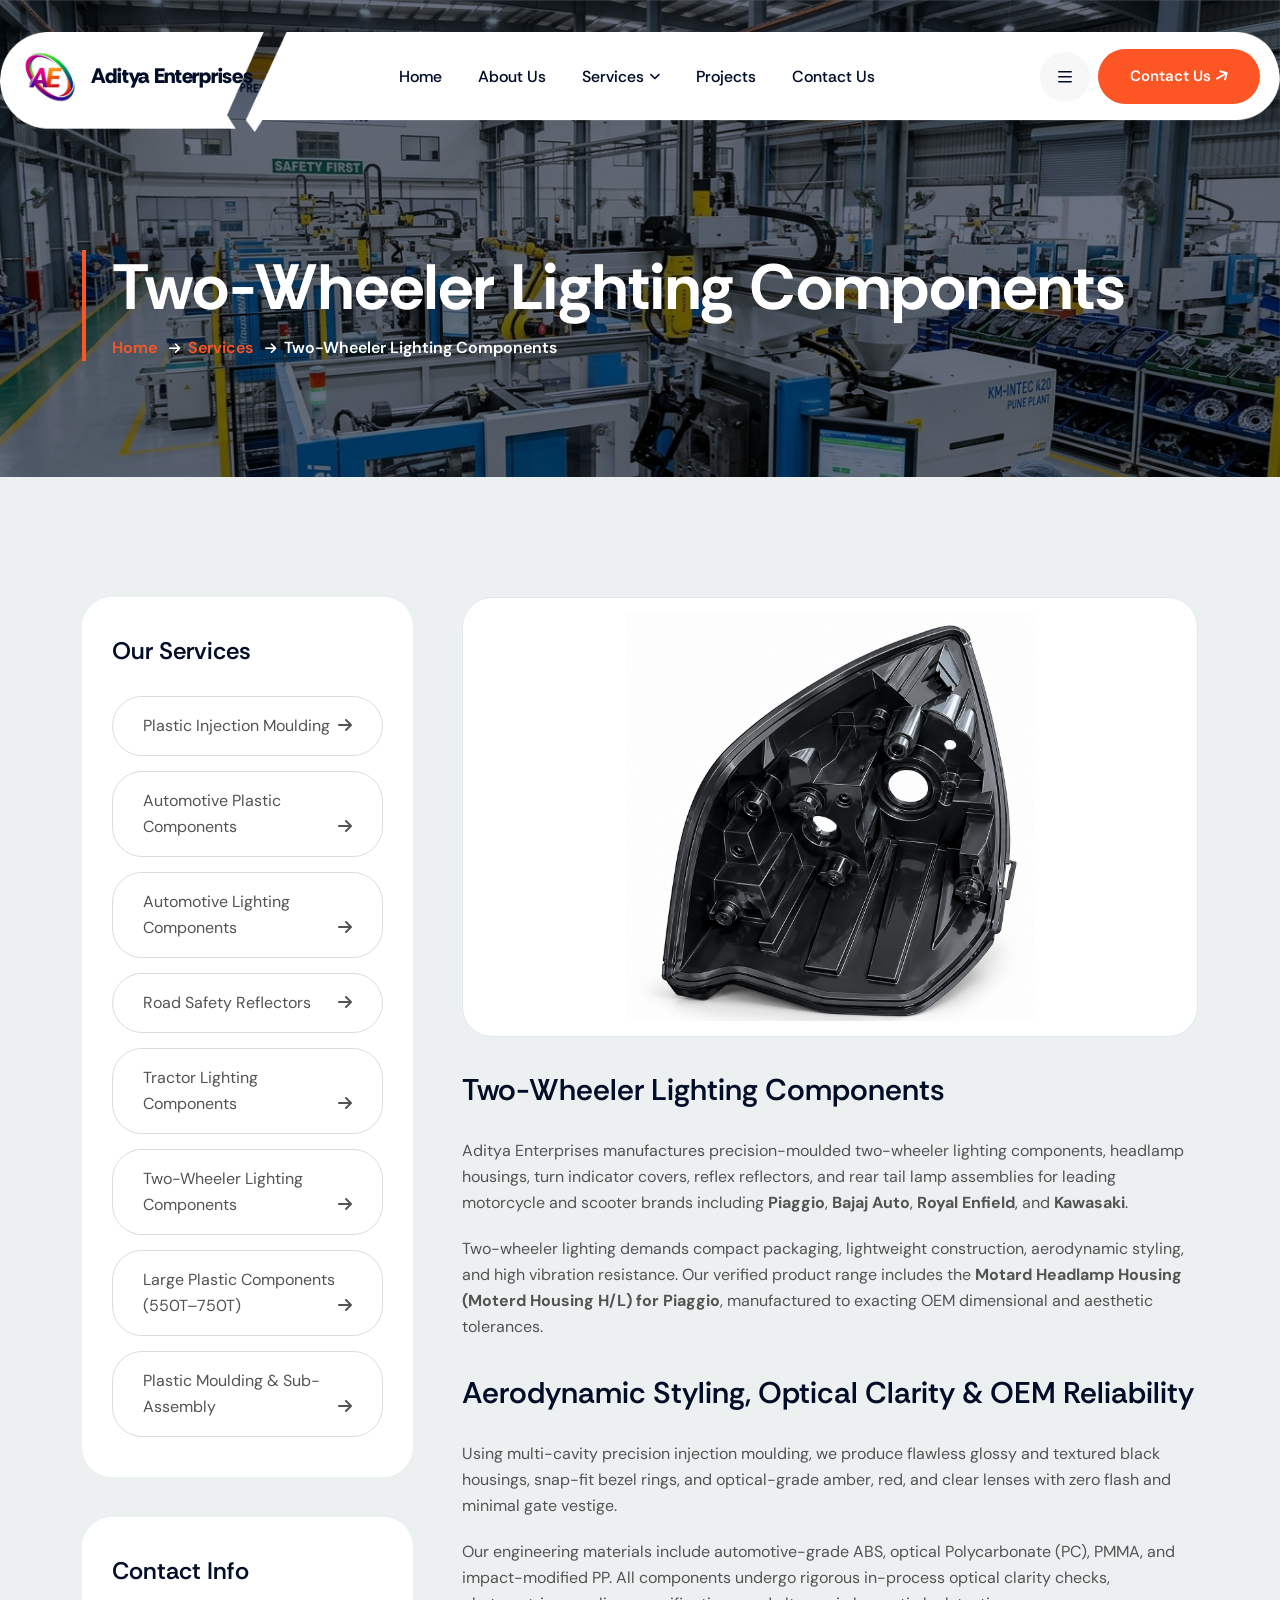
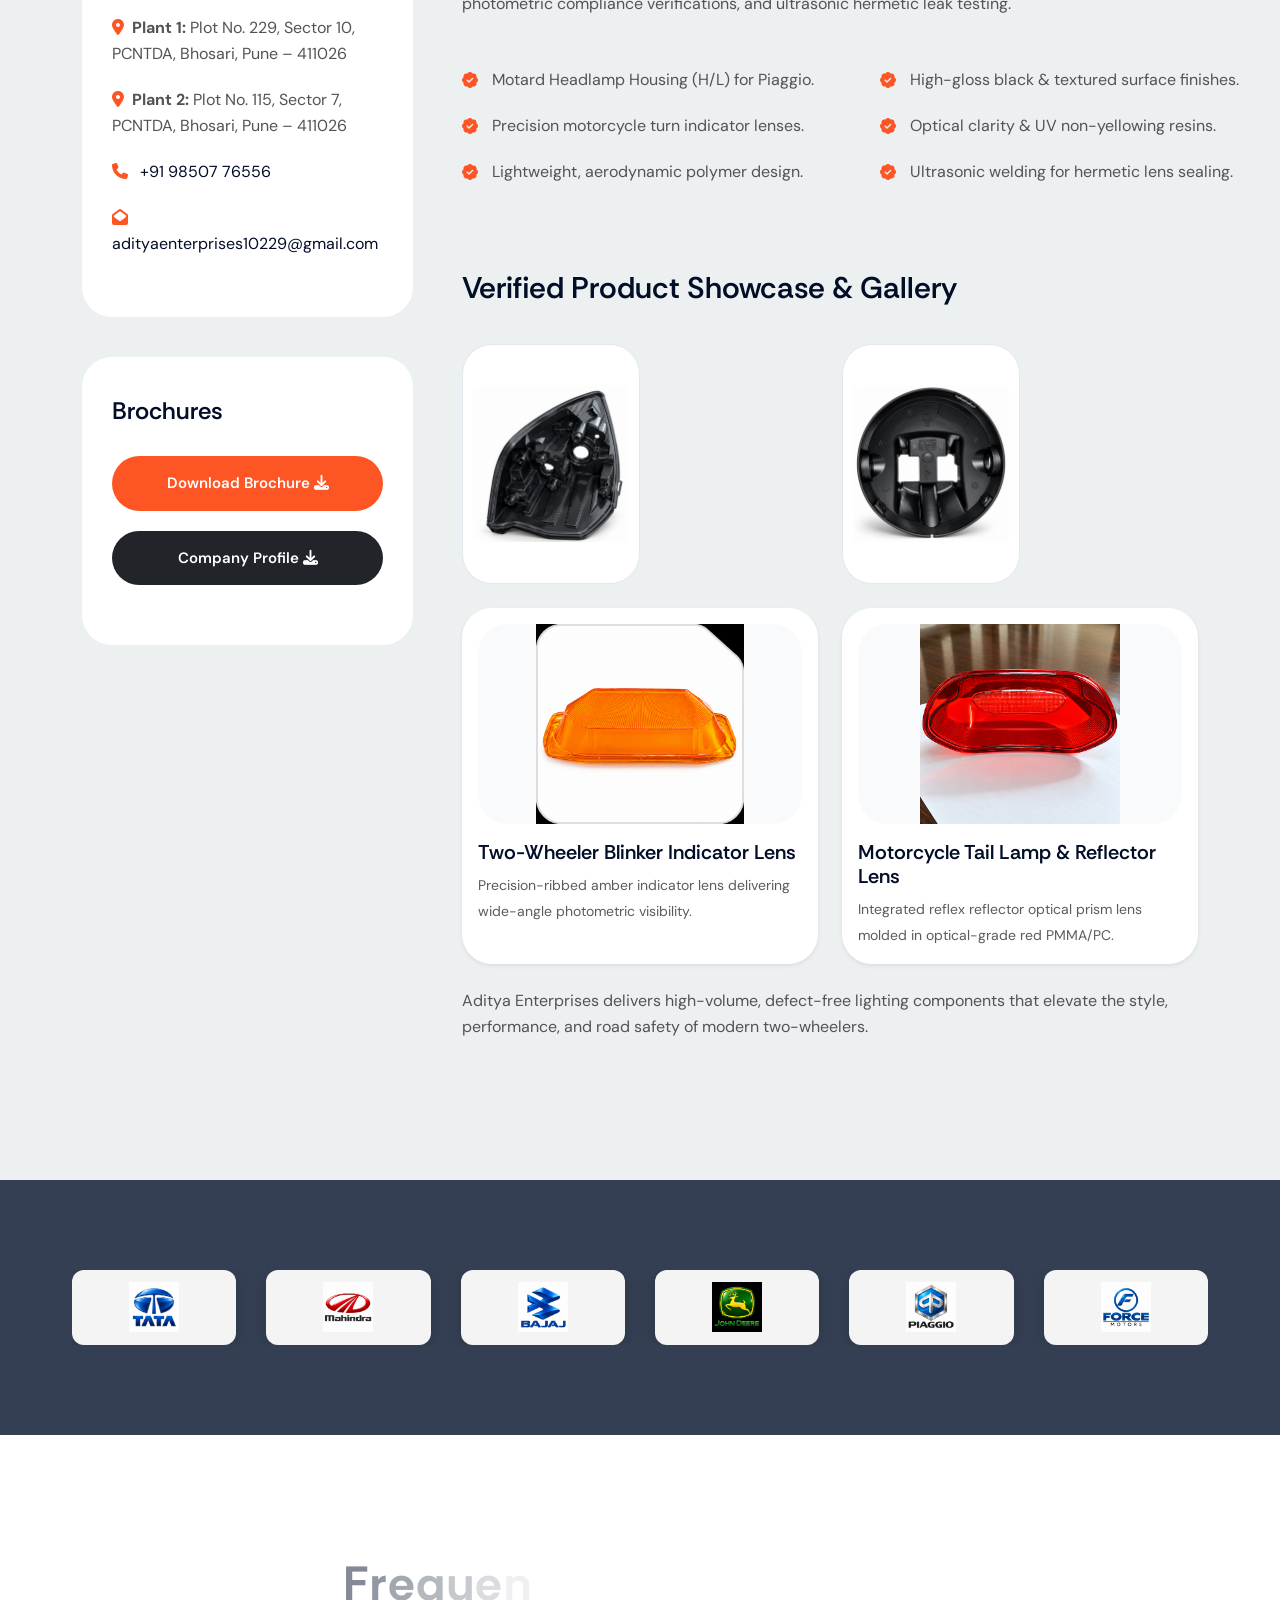
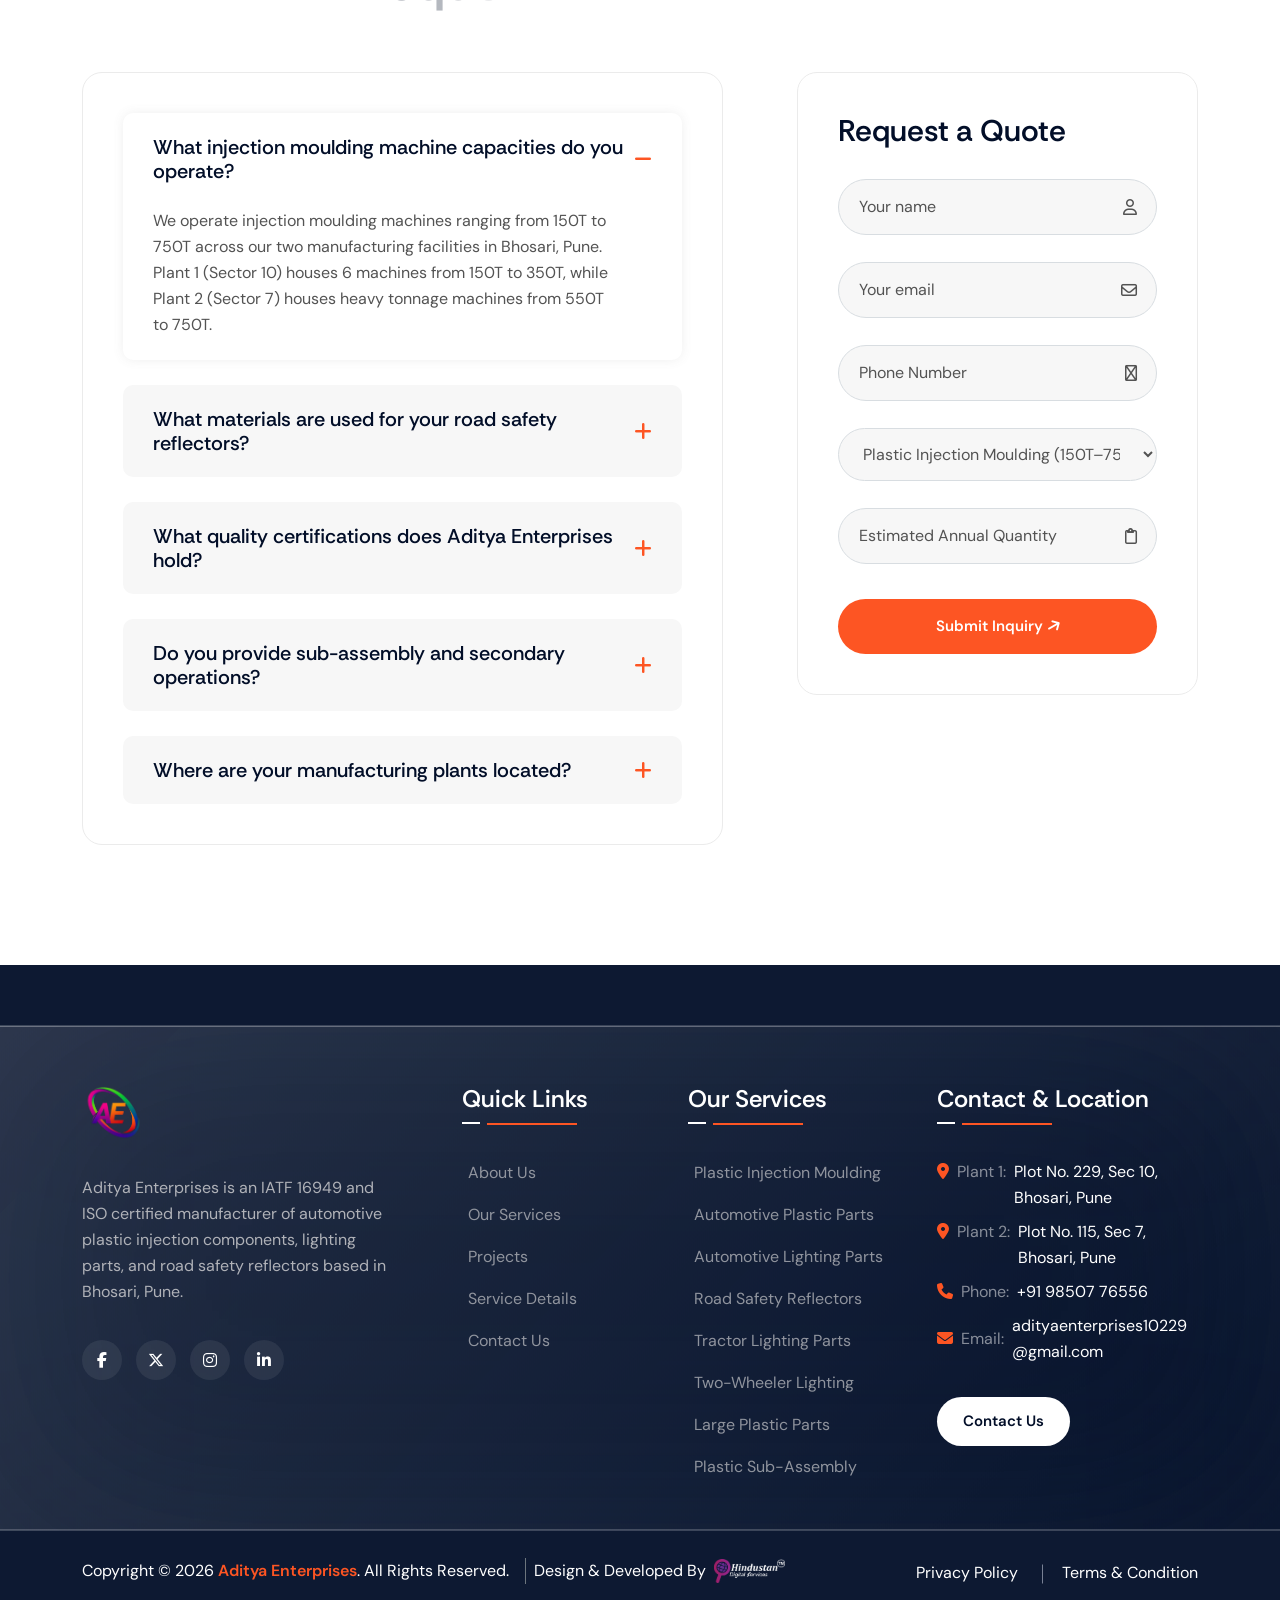
<file: service/service-details/two-wheeler-lighting-components.html>
<!DOCTYPE html>
<html lang="zxx">

<head>
    <meta charset="utf-8">
    <meta http-equiv="x-ua-compatible" content="ie=edge">
    <meta name="viewport" content="width=device-width, initial-scale=1, shrink-to-fit=no">
    <meta name="description" content="Precision two-wheeler lighting housings, headlamp assemblies, blinker lenses, and reflectors for Piaggio, Bajaj, Royal Enfield, and Kawasaki.">
    <meta name="keywords" content="Two Wheeler Lighting Components Manufacturer in India, Motorcycle Headlamp Housing Pune, Piaggio Motard Headlamp Housing, Scooter Blinker Lens Manufacturer, Bajaj Lighting Parts">
    <meta name="author" content="Aditya Enterprises">
    <meta property="og:type" content="website">
    <meta property="og:title" content="Two-Wheeler Lighting Components | Aditya Enterprises">
    <meta property="og:description" content="Lightweight, aerodynamic headlamp housings, tail lamp lenses, and blinkers for motorcycles and scooters including Piaggio and Bajaj.">
    <meta property="og:image" content="../../assets/images/logo-transferent.png">
    <meta name="twitter:card" content="summary_large_image">
    <meta name="twitter:title" content="Two-Wheeler Lighting Components | Aditya Enterprises">
    <meta name="twitter:description" content="Lightweight, aerodynamic headlamp housings, tail lamp lenses, and blinkers for motorcycles and scooters including Piaggio and Bajaj.">
    <title>Two-Wheeler Lighting Components | Aditya Enterprises Pune</title>
    <link rel="apple-touch-icon" href="../../assets/images/favicon.png">
    <link rel="shortcut icon" href="../../assets/images/favicon.ico">
    <!-- Google Fonts -->
    <link rel="preconnect" href="https://fonts.googleapis.com">
    <link rel="preconnect" href="https://fonts.gstatic.com" crossorigin>
    <link href="https://fonts.googleapis.com/css2?family=DM+Sans:ital,opsz,wght@0,9..40,100..1000;1,9..40,100..1000&family=Rethink+Sans:ital,wght@0,400..800;1,400..800&display=swap" rel="stylesheet">
    <!-- CSS Files -->
    <link rel="stylesheet" href="../../assets/css/bootstrap.min.css">
    <link rel="stylesheet" href="../../assets/css/fancybox.css">
    <link rel="stylesheet" href="../../assets/css/swiper-bundle.min.css">
    <link rel="stylesheet" href="https://cdnjs.cloudflare.com/ajax/libs/font-awesome/6.7.2/css/all.min.css">
    <link rel="stylesheet" href="../../assets/css/jarallax.min.css">
    <link rel="stylesheet" href="../../assets/css/nice-select.css">
    <link rel="stylesheet" href="../../assets/css/jquery.datepicker.css">
    <link rel="stylesheet" href="../../assets/css/jquery.timepicker.min.css">
    <!-- Style CSS -->
    <link rel="stylesheet" href="../../assets/css/style.css">

    <!--[if lt IE 9]>
    <script src="https://oss.maxcdn.com/html5shiv/3.7.2/html5shiv.min.js"></script>
    <script src="https://oss.maxcdn.com/respond/1.4.2/respond.min.js"></script>
    <![endif]-->
</head>

<body>
    <div class="main-overlay"></div>
    <!-- Canvas Menu Start -->
    <div class="canvas-menu d-flex flex-column">
        <div class="d-flex justify-content-between w-100 mb-4 align-items-center">
            <!-- Logo Here -->
            <div class="logo">
                <a href="../../index.html" class="d-inline-flex align-items-center text-decoration-none">
                    <img src="../../assets/images/logo-transferent.png" alt="Aditya Enterprises Logo">
                    <span class="brand-name ms-2">Aditya Enterprises</span>
                </a>
            </div>
            <!-- Close Button -->
            <button type="button" class="canvas-close" aria-label="Close">
                <svg width="33" height="34" viewBox="0 0 37 38" fill="none" xmlns="http://www.w3.org/2000/svg">
                    <path d="M9.19141 9.80762L27.5762 28.1924" stroke="currentColor" stroke-width="1.5"
                        stroke-linecap="round" stroke-linejoin="round"></path>
                    <path d="M9.19141 28.1924L27.5762 9.80761" stroke="currentColor" stroke-width="1.5"
                        stroke-linecap="round" stroke-linejoin="round"></path>
                </svg>
            </button>
        </div>
        <p>Aditya Enterprises is a premier manufacturer of high-precision automotive plastic components, lighting assemblies, and durable ABS road safety reflectors with dual manufacturing units in Bhosari, Pune.</p>
        <!-- Vertical Menu Start-->
        <div class="mt-3">
            <h5>Navigation</h5>
            <nav class="mt-4">
                <ul class="vertical-menu">
                    <li><a href="../../index.html">Home</a></li>
                    <li><a href="../../about.html">About Us</a></li>
                    <li><a href="../../services.html">Services</a></li>
                    <li><a href="plastic-injection-moulding.html">Service Details</a></li>
                    <li><a href="../../projects.html">Projects</a></li>
                    <li><a href="../../contact.html">Contact Us</a></li>
                </ul>
            </nav>
        </div>

        <!-- social icons -->
        <div class="social-share null mt-3">
            <a href="#"><i class="fab fa-facebook-f"></i></a>
            <a href="#"><i class="fab fa-x-twitter"></i></a>
            <a href="#"><i class="fab fa-instagram"></i></a>
            <a href="#"><i class="fab fa-pinterest"></i></a>
            <a href="#"><i class="fab fa-linkedin-in"></i></a>
            <a href="#"><i class="fab fa-youtube"></i></a>
        </div>
        <a href="../../contact.html" class="btn btn-primary mt-5"> Contact Us <i class="fa fa-arrow-right"></i><span></span></a>
    </div>
    <!-- Canvas Menu End -->

    <div class="search-popup offcanvas offcanvas-top" id="offcanvas-search" data-bs-scroll="true">
        <div class="container d-flex flex-row py-5 align-items-center position-relative">
            <button type="button" class="btn-close bg-primary rounded-5" data-bs-dismiss="offcanvas" aria-label="Close"></button>
            <div class="col-lg-9 mx-auto">
                <form class="search-form w-100 mb-5">
                    <input id="search-form" type="text" class="form-control shadow-1" placeholder="Type keyword and hit enter">
                </form>
            </div>
        </div>
    </div>

    <!-- Header Start -->
    <header class="header header-default">
        <div class="sticky-height"></div>
        <div class="header-wrapper">
            <!-- Navigation Menu Start -->
            <div class="header-nav-wrapper header-sticky">
                <nav class="navbar navbar-expand-xl">
                    <div class="container">
                        <a href="../../index.html" class="navbar-brand">
                            <img src="../../assets/images/logo-transferent.png" alt="Aditya Enterprises Logo" class="img-fluid">
                            <span class="brand-name">Aditya Enterprises</span>
                        </a>
                        <button class="navbar-toggler offcanvas-nav-btn" type="button">
                            Menu <svg xmlns="http://www.w3.org/2000/svg" width="14" height="12" fill="none" viewBox="0 0 14 12">
                                <path fill="#020e28" d="M0 .75Q.063.063.75 0h12.5q.687.063.75.75-.063.687-.75.75H.75Q.063 1.437 0 .75m0 5Q.063 5.063.75 5h12.5q.687.063.75.75-.063.687-.75.75H.75Q.063 6.437 0 5.75m13.25 5.75H.75q-.687-.063-.75-.75.063-.687.75-.75h12.5q.687.063.75.75-.063.687-.75.75" />
                            </svg>
                        </button>
                        <div class="nav-cta d-none d-md-flex order-lg-3">
                            <div class="d-flex align-items-center justify-content-between gap-2">
                                <button class="burger-menu icon-lg bg-light rounded-circle" aria-label="Menu">
                                    <svg xmlns="http://www.w3.org/2000/svg" width="14" height="12" fill="none" viewBox="0 0 14 12">
                                        <path fill="#020e28" d="M0 .75Q.063.063.75 0h12.5q.687.063.75.75-.063.687-.75.75H.75Q.063 1.437 0 .75m0 5Q.063 5.063.75 5h12.5q.687.063.75.75-.063.687-.75.75H.75Q.063 6.437 0 5.75m13.25 5.75H.75q-.687-.063-.75-.75.063-.687.75-.75h12.5q.687.063.75.75-.063.687-.75.75" />
                                    </svg>
                                </button>
                                <a href="../../contact.html" class="btn btn-primary"> Contact Us <i class="fa fa-arrow-right"></i><span></span></a>
                            </div>
                        </div>
                        <div class="offcanvas offcanvas-start offcanvas-nav">
                            <div class="offcanvas-header">
                                <a href="../../index.html" class="text-inverse d-inline-flex align-items-center">
                                    <img src="../../assets/images/logo-transferent.png" alt="Aditya Enterprises Logo">
                                    <span class="brand-name ms-2">Aditya Enterprises</span>
                                </a>
                                <button type="button" class="btn-close bg-primary" data-bs-dismiss="offcanvas" aria-label="Close"></button>
                            </div>
                            <div class="offcanvas-body pt-0 align-items-center justify-content-between">
                                <ul class="navbar-nav mx-auto align-items-lg-center">
                                    <li class="nav-item">
                                        <a class="nav-link" href="../../index.html">Home</a>
                                    </li>
                                    <li class="nav-item">
                                        <a class="nav-link" href="../../about.html">About Us</a>
                                    </li>
                                    <li class="nav-item dropdown">
                                        <a class="nav-link dropdown-toggle active" href="../../services.html" role="button" data-bs-toggle="dropdown" aria-expanded="false">Services</a>
                                        <ul class="dropdown-menu">
                                            <li><a class="dropdown-item" href="../../services.html">Our Services</a></li>
                                            <li><a class="dropdown-item" href="plastic-injection-moulding.html">Plastic Injection Moulding</a></li>
                                            <li><a class="dropdown-item" href="automotive-plastic-components.html">Automotive Plastic Components</a></li>
                                            <li><a class="dropdown-item" href="automotive-lighting-components.html">Automotive Lighting Components</a></li>
                                            <li><a class="dropdown-item" href="road-safety-reflectors.html">Road Safety Reflectors</a></li>
                                            <li><a class="dropdown-item" href="tractor-lighting-components.html">Tractor Lighting Components</a></li>
                                            <li><a class="dropdown-item" href="two-wheeler-lighting-components.html">Two-Wheeler Lighting Components</a></li>
                                            <li><a class="dropdown-item" href="large-plastic-components.html">Large Plastic Components (550T&ndash;750T)</a></li>
                                            <li><a class="dropdown-item" href="plastic-injection-moulding-sub-assembly.html">Plastic Sub-Assembly &amp; Welding</a></li>
                                        </ul>
                                    </li>
                                    <li class="nav-item">
                                        <a class="nav-link" href="../../projects.html">Projects</a>
                                    </li>
                                    <li class="nav-item">
                                        <a class="nav-link" href="../../contact.html">Contact Us</a>
                                    </li>
                                </ul>
                            </div>
                        </div>
                    </div>
                </nav>
            </div>
        </div>
    </header>
    <!-- Header End -->

    <!-- Promo Section Start -->
    <section class="promo-sec bg-cover jarallax" data-jarallax data-speed=".4">
        <img src="../../assets/images/serv1.png" alt="Two-Wheeler Lighting Components" class="jarallax-img">
        <div class="parallax-overly"></div>
        <div class="container">
            <div class="row">
                <div class="col-lg-12">
                    <div class="promo-wrap">
                        <h1 class="display-2 text-info">Two-Wheeler Lighting Components</h1>
                        <nav aria-label="breadcrumb">
                            <ol class="breadcrumb">
                                <li class="breadcrumb-item">
                                    <a href="../../index.html">Home</a>
                                </li>
                                <li class="breadcrumb-item">
                                    <a href="../../services.html">Services</a>
                                </li>
                                <li class="breadcrumb-item active" aria-current="page">Two-Wheeler Lighting Components</li>
                            </ol>
                        </nav>
                    </div>
                </div>
            </div>
        </div>
    </section>
    <!-- Promo Section End -->

    <!-- Services Section Start -->
    <div class="single-service bg-shade sec-padding">
        <div class="container">
            <div class="row">
                <div class="col-lg-4 order-lg-1 order-2">
                    <aside class="sidebar services-sidebar">
                        <div class="widget">
                            <h3 class="widget-title">Our Services</h3>
                            <nav class="service-nav">
                                <ul>
                                    <li><a href="plastic-injection-moulding.html">Plastic Injection Moulding</a> <span><i class="fa fa-arrow-right"></i></span></li>
                                    <li><a href="automotive-plastic-components.html">Automotive Plastic Components</a> <span><i class="fa fa-arrow-right"></i></span></li>
                                    <li><a href="automotive-lighting-components.html">Automotive Lighting Components</a> <span><i class="fa fa-arrow-right"></i></span></li>
                                    <li><a href="road-safety-reflectors.html">Road Safety Reflectors</a> <span><i class="fa fa-arrow-right"></i></span></li>
                                    <li><a href="tractor-lighting-components.html">Tractor Lighting Components</a> <span><i class="fa fa-arrow-right"></i></span></li>
                                    <li class="active"><a href="two-wheeler-lighting-components.html">Two-Wheeler Lighting Components</a> <span><i class="fa fa-arrow-right"></i></span></li>
                                    <li><a href="large-plastic-components.html">Large Plastic Components (550T&ndash;750T)</a> <span><i class="fa fa-arrow-right"></i></span></li>
                                    <li><a href="plastic-injection-moulding-sub-assembly.html">Plastic Moulding & Sub-Assembly</a> <span><i class="fa fa-arrow-right"></i></span></li>
                                </ul>
                            </nav>
                        </div>
                        <!-- Widget End -->
                        <div class="widget">
                            <h3 class="widget-title">Contact Info</h3>
                            <div class="social-contact">
                                <p><i class="me-2 fa fa-location-dot text-primary"></i><strong>Plant 1:</strong> Plot No. 229, Sector 10, PCNTDA, Bhosari, Pune &ndash; 411026</p>
                                <p><i class="me-2 fa fa-location-dot text-primary"></i><strong>Plant 2:</strong> Plot No. 115, Sector 7, PCNTDA, Bhosari, Pune &ndash; 411026</p>
                                <p><i class="me-2 fa fa-phone text-primary"></i> <a href="tel:+919850776556">+91 98507 76556</a></p>
                                <p><i class="me-2 fa fa-envelope-open text-primary"></i><a href="mailto:adityaenterprises10229@gmail.com">adityaenterprises10229@gmail.com</a></p>
                            </div>
                        </div>
                        <div class="widget broucher-widget">
                            <h3 class="widget-title">Brochures</h3>
                            <a href="../../Aditya%20Enterprices%20Brochure.pdf" target="_blank" class="btn btn-primary w-100"> Download Brochure <i class="fa fa-download"></i> <span></span></a>
                            <a href="../../Aditya%20Enterprises%20Company%20Profile.pdf" target="_blank" class="btn btn-dark text-white w-100">Company Profile <i class="fa fa-download"></i> <span></span></a>
                        </div>
                    </aside>
                </div>
                <div class="col-lg-8 order-lg-2 order-1">
                    <div class="service-thumb mb-4">
                        <img src="../../assets/images-data/Glossy Black Automotive Housing Component.png" alt="Piaggio Motard Headlamp Housing - Aditya Enterprises Pune" class="img-fluid round w-100" style="max-height: 440px; object-fit: contain; background: #ffffff; padding: 15px; border: 1px solid #e2e8f0;">
                    </div>
                    <h2 class="display-3">Two-Wheeler Lighting Components</h2>
                    <p>Aditya Enterprises manufactures precision-moulded two-wheeler lighting components, headlamp housings, turn indicator covers, reflex reflectors, and rear tail lamp assemblies for leading motorcycle and scooter brands including <strong>Piaggio</strong>, <strong>Bajaj Auto</strong>, <strong>Royal Enfield</strong>, and <strong>Kawasaki</strong>.</p>
                    <p>Two-wheeler lighting demands compact packaging, lightweight construction, aerodynamic styling, and high vibration resistance. Our verified product range includes the <strong>Motard Headlamp Housing (Moterd Housing H/L) for Piaggio</strong>, manufactured to exacting OEM dimensional and aesthetic tolerances.</p>

                    <h3 class="display-3">Aerodynamic Styling, Optical Clarity & OEM Reliability</h3>
                    <p>Using multi-cavity precision injection moulding, we produce flawless glossy and textured black housings, snap-fit bezel rings, and optical-grade amber, red, and clear lenses with zero flash and minimal gate vestige.</p>
                    <p>Our engineering materials include automotive-grade ABS, optical Polycarbonate (PC), PMMA, and impact-modified PP. All components undergo rigorous in-process optical clarity checks, photometric compliance verifications, and ultrasonic hermetic leak testing.</p>

                    <div class="d-sm-flex list-single mb-4">
                        <ul class="ct-list">
                            <li>Motard Headlamp Housing (H/L) for Piaggio.</li>
                            <li>Precision motorcycle turn indicator lenses.</li>
                            <li>Lightweight, aerodynamic polymer design.</li>
                        </ul>
                        <ul class="ct-list">
                            <li>High-gloss black & textured surface finishes.</li>
                            <li>Optical clarity & UV non-yellowing resins.</li>
                            <li>Ultrasonic welding for hermetic lens sealing.</li>
                        </ul>
                    </div>

                    <h3 class="display-3">Verified Product Showcase &amp; Gallery</h3>
                    <div class="d-sm-flex gap-4 gallery-single mb-4 pt-2">
                        <a href="../../assets/images-data/Glossy Black Automotive Housing Component.png" data-fancybox="gallery" data-caption="Glossy Black Automotive Housing Component - Piaggio Motard" class="d-block flex-grow-1 mb-3 mb-sm-0">
                            <img src="../../assets/images-data/Glossy Black Automotive Housing Component.png" alt="Glossy Black Automotive Housing Component - Piaggio Motard" class="img-fluid round w-100" style="height: 240px; object-fit: contain; background: #ffffff; padding: 10px; border: 1px solid #e2e8f0;">
                        </a>
                        <a href="../../assets/images-data/Black Plastic Housing Interior Close-Up.png" data-fancybox="gallery" data-caption="Black Plastic Housing Interior Close-Up" class="d-block flex-grow-1">
                            <img src="../../assets/images-data/Black Plastic Housing Interior Close-Up.png" alt="Black Plastic Housing Interior Close-Up" class="img-fluid round w-100" style="height: 240px; object-fit: contain; background: #ffffff; padding: 10px; border: 1px solid #e2e8f0;">
                        </a>
                    </div>
                    <div class="row gy-4 mb-4">
                        <div class="col-sm-6">
                            <div class="card border-0 shadow-sm round p-3 h-100 bg-white">
                                <a href="../../assets/images-data/Studio Orange Ribbed Marker Lens.png" data-fancybox="gallery" data-caption="Two-Wheeler Blinker Indicator Lens">
                                    <img src="../../assets/images-data/Studio Orange Ribbed Marker Lens.png" alt="Two-Wheeler Blinker Indicator Lens" class="img-fluid round mb-3 w-100" style="height: 200px; object-fit: contain; background: #f8fafc;">
                                </a>
                                <h4 class="h5 mb-2">Two-Wheeler Blinker Indicator Lens</h4>
                                <p class="small text-muted mb-0">Precision-ribbed amber indicator lens delivering wide-angle photometric visibility.</p>
                            </div>
                        </div>
                        <div class="col-sm-6">
                            <div class="card border-0 shadow-sm round p-3 h-100 bg-white">
                                <a href="../../assets/images-data/Glossy Red Automotive Tail Light Lens.png" data-fancybox="gallery" data-caption="Motorcycle Tail Lamp & Reflector Lens">
                                    <img src="../../assets/images-data/Glossy Red Automotive Tail Light Lens.png" alt="Motorcycle Tail Lamp & Reflector Lens" class="img-fluid round mb-3 w-100" style="height: 200px; object-fit: contain; background: #f8fafc;">
                                </a>
                                <h4 class="h5 mb-2">Motorcycle Tail Lamp & Reflector Lens</h4>
                                <p class="small text-muted mb-0">Integrated reflex reflector optical prism lens molded in optical-grade red PMMA/PC.</p>
                            </div>
                        </div>
                    </div>

                    <p>Aditya Enterprises delivers high-volume, defect-free lighting components that elevate the style, performance, and road safety of modern two-wheelers.</p>
                </div>
            </div>
        </div>
    </div>
    <!-- Services Section End -->

    <!-- Brands Section Start -->
    <section class="brands-sec bg-cover jarallax" data-jarallax data-speed=".4">
        <img src="../../assets/images/aerial-view-factory-trucks-parked-near-warehouse-daytime.jpg" alt="Aerial view factory trucks parked near warehouse" class="jarallax-img">
        <div class="parallax-overly"></div>
        <div class="container ct-container">
            <div class="row">
                <div class="col-lg-12">
                    <div class="brands-carousel swiper">
                        <div class="swiper-wrapper">
                            <div class="swiper-slide">
                                <a href="javascript:void(0)" title="Tata Motors"><img src="../../assets/clients/Glossy Blue Tata Corporate Logo.png" alt="Tata Motors"></a>
                            </div>
                            <div class="swiper-slide">
                                <a href="javascript:void(0)" title="Mahindra"><img src="../../assets/clients/Mahindra Glossy Red Logo on White.png" alt="Mahindra"></a>
                            </div>
                            <div class="swiper-slide">
                                <a href="javascript:void(0)" title="Bajaj Auto"><img src="../../assets/clients/Glossy Blue Bajaj Emblem and Wordmark.png" alt="Bajaj Auto"></a>
                            </div>
                            <div class="swiper-slide">
                                <a href="javascript:void(0)" title="John Deere"><img src="../../assets/clients/Glossy John Deere Emblem on Black.png" alt="John Deere"></a>
                            </div>
                            <div class="swiper-slide">
                                <a href="javascript:void(0)" title="Piaggio"><img src="../../assets/clients/Glossy Piaggio Emblem and Branding.png" alt="Piaggio"></a>
                            </div>
                            <div class="swiper-slide">
                                <a href="javascript:void(0)" title="Force Motors"><img src="../../assets/clients/Force Motors Blue Emblem Logo.png" alt="Force Motors"></a>
                            </div>
                            <div class="swiper-slide">
                                <a href="javascript:void(0)" title="Lumax Industries"><img src="../../assets/clients/LUMAX Geometric Corporate Logo.png" alt="Lumax Industries"></a>
                            </div>
                            <div class="swiper-slide">
                                <a href="javascript:void(0)" title="Uno Minda"><img src="../../assets/clients/UNO MINDA Ribbon Logo.png" alt="Uno Minda"></a>
                            </div>
                            <div class="swiper-slide">
                                <a href="javascript:void(0)" title="Royal Enfield"><img src="../../assets/clients/Royal Enfield Emblem and Wordmark.png" alt="Royal Enfield"></a>
                            </div>
                            <div class="swiper-slide">
                                <a href="javascript:void(0)" title="Kawasaki"><img src="../../assets/clients/Kawasaki Green Emblem and Wordmark.png" alt="Kawasaki"></a>
                            </div>
                            <div class="swiper-slide">
                                <a href="javascript:void(0)" title="Toyota"><img src="../../assets/clients/Chrome Toyota Emblem with Red Wordmark.png" alt="Toyota"></a>
                            </div>
                            <div class="swiper-slide">
                                <a href="javascript:void(0)" title="Mercedes-Benz"><img src="../../assets/clients/Chrome Mercedes-Benz Emblem on Black.png" alt="Mercedes-Benz"></a>
                            </div>
                            <div class="swiper-slide">
                                <a href="javascript:void(0)" title="Volkswagen"><img src="../../assets/clients/Glossy Chrome Volkswagen Emblem.png" alt="Volkswagen"></a>
                            </div>
                            <div class="swiper-slide">
                                <a href="javascript:void(0)" title="Nissan"><img src="../../assets/clients/Polished Nissan Chrome Emblem.png" alt="Nissan"></a>
                            </div>
                        </div>
                    </div>
                </div>
            </div>
        </div>
    </section>
    <!-- Brands Section End -->

    <!-- FAQ Section Start -->
    <section class="faq-sec faq-sec4 sec-padding">
        <div class="container">
            <div class="sec-intro mx-auto text-center">
                <h2 class="sec-title">Frequently Asked Questions</h2>
            </div>
            <div class="row gy-4">
                <div class="col-lg-7">
                    <div class="faq-accordion rounded-4" id="tv-accordion">
                        <div class="accordion-item active">
                            <h2 class="accordion-header" id="headingOne">
                                <button class="accordion-button display-5" type="button" data-bs-toggle="collapse" data-bs-target="#collapseOne" aria-expanded="true" aria-controls="collapseOne">
                                    What injection moulding machine capacities do you operate?
                                </button>
                            </h2>
                            <div id="collapseOne" class="accordion-collapse collapse show" aria-labelledby="headingOne" data-bs-parent="#tv-accordion">
                                <div class="accordion-body">
                                    <p>We operate injection moulding machines ranging from 150T to 750T across our two manufacturing facilities in Bhosari, Pune. Plant 1 (Sector 10) houses 6 machines from 150T to 350T, while Plant 2 (Sector 7) houses heavy tonnage machines from 550T to 750T.</p>
                                </div>
                            </div>
                        </div>
                        <div class="accordion-item">
                            <h2 class="accordion-header" id="headingTwo">
                                <button class="accordion-button display-5 collapsed" type="button" data-bs-toggle="collapse" data-bs-target="#collapseTwo" aria-expanded="false" aria-controls="collapseTwo">
                                    What materials are used for your road safety reflectors?
                                </button>
                            </h2>
                            <div id="collapseTwo" class="accordion-collapse collapse" aria-labelledby="headingTwo" data-bs-parent="#tv-accordion">
                                <div class="accordion-body">
                                    <p>Our road safety reflectors (raised pavement markers) are manufactured using uncoloured ABS (Acrylonitrile Butadiene Styrene) natural plastic, delivering up to 50-ton load resistance, high retro-reflective visibility in low-light conditions, and up to 10 years of weather resistance.</p>
                                </div>
                            </div>
                        </div>
                        <div class="accordion-item">
                            <h2 class="accordion-header" id="headingThree">
                                <button class="accordion-button display-5 collapsed" type="button" data-bs-toggle="collapse" data-bs-target="#collapseThree" aria-expanded="false" aria-controls="collapseThree">
                                    What quality certifications does Aditya Enterprises hold?
                                </button>
                            </h2>
                            <div id="collapseThree" class="accordion-collapse collapse" aria-labelledby="headingThree" data-bs-parent="#tv-accordion">
                                <div class="accordion-body">
                                    <p>Aditya Enterprises operates under IATF 16949, ISO 9001, and ISO 14001 certified quality management systems, incorporating in-process inspection, traceability systems, customer-specific quality requirements, and a zero-defect manufacturing approach.</p>
                                </div>
                            </div>
                        </div>
                        <div class="accordion-item">
                            <h2 class="accordion-header" id="headingFour">
                                <button class="accordion-button display-5 collapsed" type="button" data-bs-toggle="collapse" data-bs-target="#collapseFour" aria-expanded="false" aria-controls="collapseFour">
                                    Do you provide sub-assembly and secondary operations?
                                </button>
                            </h2>
                            <div id="collapseFour" class="accordion-collapse collapse" aria-labelledby="headingFour" data-bs-parent="#tv-accordion">
                                <div class="accordion-body">
                                    <p>Yes, we provide full sub-assembly operations including ultrasonic welding, hot plate welding, insert moulding, secondary precision finishing, packaging, and structured dispatch solutions.</p>
                                </div>
                            </div>
                        </div>
                        <div class="accordion-item">
                            <h2 class="accordion-header" id="headingFive">
                                <button class="accordion-button display-5 collapsed" type="button" data-bs-toggle="collapse" data-bs-target="#collapseFive" aria-expanded="false" aria-controls="collapseFive">
                                    Where are your manufacturing plants located?
                                </button>
                            </h2>
                            <div id="collapseFive" class="accordion-collapse collapse" aria-labelledby="headingFive" data-bs-parent="#tv-accordion">
                                <div class="accordion-body">
                                    <p>We operate two units in PCNTDA, Bhosari, Pune &ndash; 411026: Plant 1 (Main Production Unit) at Plot No. 229, Sector 10, and Plant 2 (Auxiliary Production Unit) at Plot No. 115, Sector 7.</p>
                                </div>
                            </div>
                        </div>
                    </div>
                </div>
                <div class="col-lg-5">
                    <div class="contact-form rounded-4 position-relative">
                        <h3 class="display-4">Request a Quote</h3>
                        <div class="form-group">
                            <input type="text" placeholder="Your name">
                            <i class="fa-regular fa-user"></i>
                        </div>
                        <div class="form-group">
                            <input type="email" placeholder="Your email">
                            <i class="fa-regular fa-envelope"></i>
                        </div>
                        <div class="form-group">
                            <input type="text" placeholder="Phone Number">
                            <i class="fa-regular fa-headphones"></i>
                        </div>
                        <div class="form-group">
                            <select name="Service" id="Frieght">
                                <option value="1">Plastic Injection Moulding (150T&ndash;750T)</option>
                                <option value="2">Automotive Plastic Components</option>
                                <option value="3">Automotive Lighting Components</option>
                                <option value="4">Road Safety Reflectors (50T Load)</option>
                                <option value="5">Tractor Lighting Components</option>
                                <option value="6">Two-Wheeler Lighting Components</option>
                                <option value="7">Large Plastic Components (550T&ndash;750T)</option>
                                <option value="8">Plastic Sub-Assembly &amp; Welding</option>
                            </select>
                        </div>
                        <div class="form-group">
                            <input type="text" placeholder="Estimated Annual Quantity">
                            <i class="fa-regular fa-clipboard"></i>
                        </div>
                        <button class="btn btn-primary btn-lg w-100 mt-2">Submit Inquiry <i class="fa fa-arrow-right"></i>
                            <span></span>
                        </button>
                    </div>
                </div>
            </div>
        </div>
    </section>
    <!-- FAQ Section End -->

    <!-- Footer Start -->
    <footer class="footer bg-cover jarallax" data-jarallax data-speed=".2">
        <img src="../../assets/images/aerial-view-factory-trucks-parked-near-warehouse-daytime.jpg" alt="Aerial view factory trucks parked near warehouse" class="jarallax-img">
        <div class="parallax-overly"></div>
        <div class="container">
            <div class="row footer-widgets">
                <div class="col-lg-4 col-sm-6 mb-5 mb-lg-0">
                    <div class="footer-widget about-footer">
                        <div class="f-logo">
                            <a href="../../index.html"><img src="../../assets/images/logo-transferent.png" alt="Aditya Enterprises Logo"></a>
                        </div>
                        <p>Aditya Enterprises is an IATF 16949 and ISO certified manufacturer of automotive plastic injection components, lighting parts, and road safety reflectors based in Bhosari, Pune.</p>
                        <div class="social-share">
                            <a href="#"><i class="fab fa-facebook-f"></i></a>
                            <a href="#"><i class="fab fa-x-twitter"></i></a>
                            <a href="#"><i class="fab fa-instagram"></i></a>
                            <a href="#"><i class="fab fa-linkedin-in"></i></a>
                        </div>
                    </div>
                </div>
                <div class="col-lg-2 col-sm-4 offset-sm-1 offset-lg-0">
                    <div class="footer-widget">
                        <h3 class="widget-title">Quick Links</h3>
                        <ul>
                            <li><a href="../../about.html">About Us</a></li>
                            <li><a href="../../services.html">Our Services</a></li>
                            <li><a href="../../projects.html">Projects</a></li>
                            <li><a href="plastic-injection-moulding.html">Service Details</a></li>
                            <li><a href="../../contact.html">Contact Us</a></li>
                        </ul>
                    </div>
                </div>

                <div class="col-lg-3 ps-lg-5 col-sm-6">
                    <div class="footer-widget">
                        <h3 class="widget-title">Our Services</h3>
                        <ul>
                            <li><a href="plastic-injection-moulding.html">Plastic Injection Moulding</a></li>
                            <li><a href="automotive-plastic-components.html">Automotive Plastic Parts</a></li>
                            <li><a href="automotive-lighting-components.html">Automotive Lighting Parts</a></li>
                            <li><a href="road-safety-reflectors.html">Road Safety Reflectors</a></li>
                            <li><a href="tractor-lighting-components.html">Tractor Lighting Parts</a></li>
                            <li><a href="two-wheeler-lighting-components.html">Two-Wheeler Lighting</a></li>
                            <li><a href="large-plastic-components.html">Large Plastic Parts</a></li>
                            <li><a href="plastic-injection-moulding-sub-assembly.html">Plastic Sub-Assembly</a></li>
                        </ul>
                    </div>
                </div>

                <div class="col-lg-3 col-sm-4 offset-sm-1 offset-lg-0">
                    <div class="footer-widget contact-widget">
                        <h3 class="widget-title">Contact &amp; Location</h3>
                        <div class="opening-inner">
                            <div class="d-flex align-items-start mb-2 gap-2">
                                <span class="text-white-50 text-nowrap"><i class="fa fa-map-marker-alt text-primary me-2"></i>Plant 1:</span>
                                <span class="text-white">Plot No. 229, Sec 10, Bhosari, Pune</span>
                            </div>
                            <div class="d-flex align-items-start mb-2 gap-2">
                                <span class="text-white-50 text-nowrap"><i class="fa fa-map-marker-alt text-primary me-2"></i>Plant 2:</span>
                                <span class="text-white">Plot No. 115, Sec 7, Bhosari, Pune</span>
                            </div>
                            <div class="d-flex align-items-center mb-2 gap-2">
                                <span class="text-white-50 text-nowrap"><i class="fa fa-phone text-primary me-2"></i>Phone:</span>
                                <a href="tel:+919850776556" class="text-white text-decoration-none">+91 98507 76556</a>
                            </div>
                            <div class="d-flex align-items-center mb-2 gap-2">
                                <span class="text-white-50 text-nowrap"><i class="fa fa-envelope text-primary me-2"></i>Email:</span>
                                <a href="mailto:adityaenterprises10229@gmail.com" class="text-white text-decoration-none text-break">adityaenterprises10229@gmail.com</a>
                            </div>
                        </div>
                        <a href="../../contact.html" class="btn btn-info btn-xs mt-4">Contact Us <span></span></a>
                    </div>
                </div>
            </div>
        </div>
        <div class="footer-bottom">
            <div class="container">
                <div class="d-flex flex-wrap justify-content-between align-items-center">
                    <p class="text-info copy-right mb-0 order-2 order-md-1 d-flex flex-wrap align-items-center gap-2">
                        <span>Copyright &copy; 2026 <a href="../../index.html">Aditya Enterprises</a>. All Rights Reserved.</span>
                        <span class="d-inline-flex align-items-center gap-2 ms-md-2 ps-md-2 border-start border-secondary">
                            Design &amp; Developed By
                            <img src="../../assets/office-logo-footer.png" alt="Company Logo" style="height: 24px; width: auto; vertical-align: middle; object-fit: contain;">
                        </span>
                    </p>
                    <nav class="footer-nav order-1 order-md-2">
                        <ul>
                            <li><a href="#">Privacy Policy</a></li>
                            <li><a href="#">Terms &amp; Condition</a></li>
                        </ul>
                    </nav>
                </div>
            </div>
        </div>
    </footer>
    <!-- Footer End -->

    <!-- Scroll Top -->
    <div class="scroll-top">
        <svg class="progress-circle svg-content" height="100%" viewBox="-1 -1 102 102" width="100%">
            <path d="M50,1 a49,49 0 0,1 0,98 a49,49 0 0,1 0,-98" fill="none" stroke="black" stroke-width="2"></path>
        </svg>
    </div>

    <!-- Javascript -->
    <script src="../../assets/js/jquery-3.7.1.min.js"></script>
    <script src="../../assets/js/bootstrap.bundle.min.js"></script>
    <script src="../../assets/js/swiper-bundle.min.js"></script>
    <script src="../../assets/js/lenis.min.js"></script>
    <script src="../../assets/js/jarallax.min.js"></script>
    <script src="../../assets/js/gsap.min.js"></script>
    <script src="../../assets/js/ScrollTrigger.min.js"></script>
    <script src="../../assets/js/SplitText.js"></script>
    <script src="../../assets/js/fancybox.umd.js"></script>
    <script src="../../assets/js/isotope.pkgd.min.js"></script>
    <script src="../../assets/js/purecounter.js"></script>
    <script src="../../assets/js/jquery.marquee.min.js"></script>
    <script src="../../assets/js/jquery.nice-select.min.js"></script>
    <script src="../../assets/js/jquery.timepicker.min.js"></script>
    <script src="../../assets/js/bootstrap-datepicker.js"></script>
    <script src="../../assets/js/custom.js"></script>
</body>

</html>
</file>
<file: assets/css/nice-select.css>
.nice-select {
    -webkit-tap-highlight-color: transparent;
    background-color: #fff;
    border-radius: 5px;
    border: solid 1px #e8e8e8;
    box-sizing: border-box;
    clear: both;
    cursor: pointer;
    display: block;
    float: left;
    font-family: inherit;
    font-size: 14px;
    font-weight: normal;
    height: 42px;
    line-height: 40px;
    outline: none;
    padding-left: 18px;
    padding-right: 30px;
    position: relative;
    text-align: left !important;
    -webkit-transition: all 0.2s ease-in-out;
    transition: all 0.2s ease-in-out;
    -webkit-user-select: none;
    -moz-user-select: none;
    -ms-user-select: none;
    user-select: none;
    white-space: nowrap;
    width: auto;
}

.nice-select:hover {
    border-color: #dbdbdb;
}

.nice-select:active,
.nice-select.open,
.nice-select:focus {
    border-color: #999;
}

.nice-select:after {
    border-bottom: 2px solid #999;
    border-right: 2px solid #999;
    content: '';
    display: block;
    height: 5px;
    margin-top: -4px;
    pointer-events: none;
    position: absolute;
    right: 12px;
    top: 50%;
    -webkit-transform-origin: 66% 66%;
    -ms-transform-origin: 66% 66%;
    transform-origin: 66% 66%;
    -webkit-transform: rotate(45deg);
    -ms-transform: rotate(45deg);
    transform: rotate(45deg);
    -webkit-transition: all 0.15s ease-in-out;
    transition: all 0.15s ease-in-out;
    width: 5px;
}

.nice-select.open:after {
    -webkit-transform: rotate(-135deg);
    -ms-transform: rotate(-135deg);
    transform: rotate(-135deg);
}

.nice-select.open .list {
    opacity: 1;
    pointer-events: auto;
    -webkit-transform: scale(1) translateY(0);
    -ms-transform: scale(1) translateY(0);
    transform: scale(1) translateY(0);
}

.nice-select.disabled {
    border-color: #ededed;
    color: #999;
    pointer-events: none;
}

.nice-select.disabled:after {
    border-color: #cccccc;
}

.nice-select.wide {
    width: 100%;
}

.nice-select.wide .list {
    left: 0 !important;
    right: 0 !important;
}

.nice-select.right {
    float: right;
}

.nice-select.right .list {
    left: auto;
    right: 0;
}

.nice-select.small {
    font-size: 12px;
    height: 36px;
    line-height: 34px;
}

.nice-select.small:after {
    height: 4px;
    width: 4px;
}

.nice-select.small .option {
    line-height: 34px;
    min-height: 34px;
}

.nice-select .list {
    background-color: #fff;
    border-radius: 5px;
    box-shadow: 0 0 0 1px rgba(68, 68, 68, 0.11);
    box-sizing: border-box;
    margin-top: 4px;
    opacity: 0;
    overflow: hidden;
    padding: 0;
    pointer-events: none;
    position: absolute;
    top: 100%;
    left: 0;
    -webkit-transform-origin: 50% 0;
    -ms-transform-origin: 50% 0;
    transform-origin: 50% 0;
    -webkit-transform: scale(0.75) translateY(-21px);
    -ms-transform: scale(0.75) translateY(-21px);
    transform: scale(0.75) translateY(-21px);
    -webkit-transition: all 0.2s cubic-bezier(0.5, 0, 0, 1.25), opacity 0.15s ease-out;
    transition: all 0.2s cubic-bezier(0.5, 0, 0, 1.25), opacity 0.15s ease-out;
    z-index: 9;
}

.nice-select .list:hover .option:not(:hover) {
    background-color: transparent !important;
}

.nice-select .option {
    cursor: pointer;
    font-weight: 400;
    line-height: 40px;
    list-style: none;
    min-height: 40px;
    outline: none;
    padding-left: 18px;
    padding-right: 29px;
    text-align: left;
    -webkit-transition: all 0.2s;
    transition: all 0.2s;
}

.nice-select .option:hover,
.nice-select .option.focus,
.nice-select .option.selected.focus {
    background-color: #f6f6f6;
}

.nice-select .option.selected {
    font-weight: bold;
}

.nice-select .option.disabled {
    background-color: transparent;
    color: #999;
    cursor: default;
}

.no-csspointerevents .nice-select .list {
    display: none;
}

.no-csspointerevents .nice-select.open .list {
    display: block;
}
</file>
